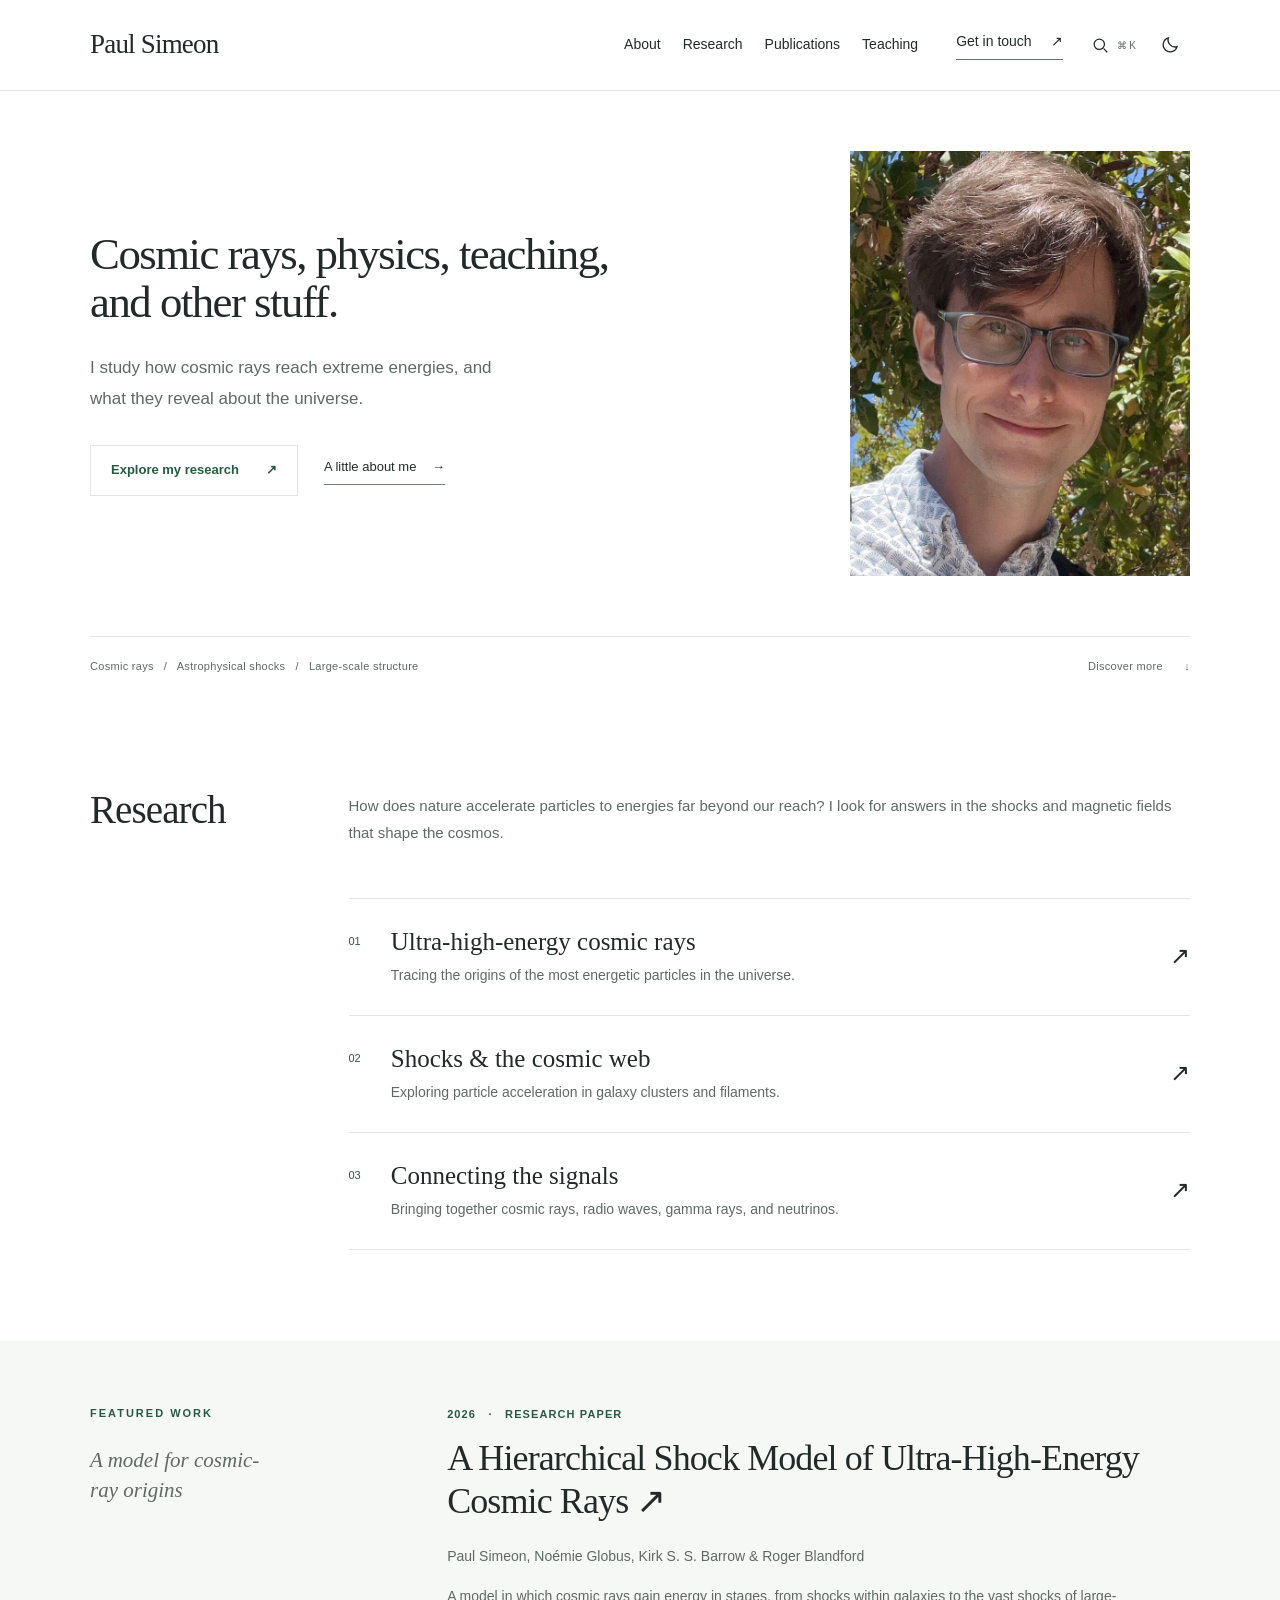
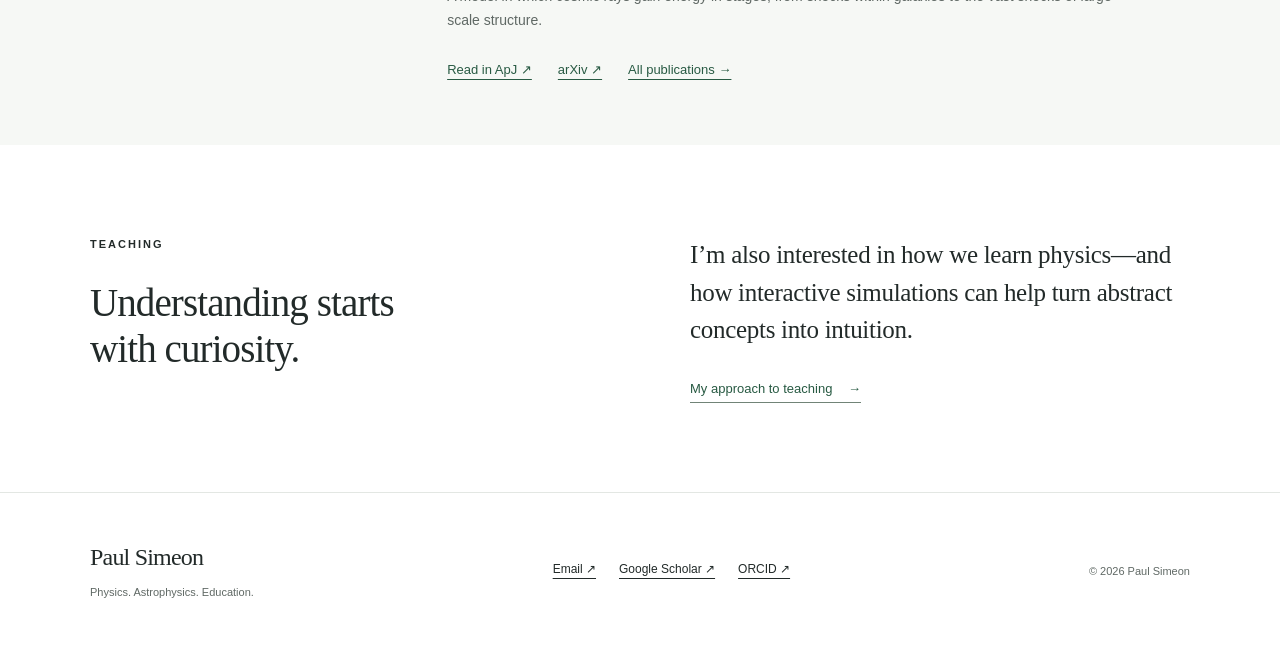
<file: index.html>
<!doctype html>
<html lang="en"><head><meta charset="utf-8"><meta name="viewport" content="width=device-width, initial-scale=1">
<title>Physicist &amp; educator — Paul Simeon</title><meta name="description" content="Exploring the origins of cosmic rays, the largest structures in the universe, and new ways to teach physics.">
<link rel="canonical" href="https://paulsimeon.com/">
<meta property="og:title" content="Physicist &amp; educator — Paul Simeon"><meta property="og:description" content="Exploring the origins of cosmic rays, the largest structures in the universe, and new ways to teach physics."><meta property="og:type" content="website"><meta property="og:image" content="https://paulsimeon.com/assets/cluster-temperature.png">
<link rel="icon" href="./assets/favicon.svg" type="image/svg+xml"><script src="./assets/theme.js"></script><link rel="stylesheet" href="./assets/style.css"><script src="./assets/search-index.js" defer></script><script src="./assets/search.js" defer></script><script src="./assets/site.js" defer></script></head>
<body class="home"><a class="skip-link" href="#main">Skip to content</a>
<header class="site-header"><div class="container header-inner"><a class="wordmark" href="./index.html">Paul Simeon</a><button class="menu-toggle" type="button" aria-controls="navigation" aria-expanded="false" hidden>Menu <span aria-hidden="true">+</span></button><nav id="navigation" aria-label="Main navigation"><a href="./about-2/index.html">About</a><a href="./research/index.html">Research</a><a href="./publications/index.html">Publications</a><a href="./teaching/index.html">Teaching</a><a class="nav-contact" href="./about-2/index.html#contact">Get in touch <span aria-hidden="true">↗</span></a></nav><div class="header-tools"><button class="search-toggle icon-button" type="button" aria-label="Search this site" title="Search (Command-K or Control-K)" aria-haspopup="dialog" aria-controls="site-search" hidden><svg viewBox="0 0 24 24" width="19" height="19" fill="none" stroke="currentColor" stroke-width="1.6" aria-hidden="true"><circle cx="10.5" cy="10.5" r="6.5"/><path d="m16 16 4.5 4.5"/></svg><kbd aria-hidden="true">⌘ K</kbd></button><button class="theme-toggle icon-button" type="button" aria-label="Switch to dark mode" title="Switch to dark mode" hidden><svg class="moon-icon" viewBox="0 0 24 24" width="20" height="20" fill="none" stroke="currentColor" stroke-width="1.6" aria-hidden="true"><path d="M20.5 14a8.5 8.5 0 0 1-10.5-10.5A8.5 8.5 0 1 0 20.5 14Z"/></svg><svg class="sun-icon" viewBox="0 0 24 24" width="20" height="20" fill="none" stroke="currentColor" stroke-width="1.6" aria-hidden="true"><circle cx="12" cy="12" r="4"/><path d="M12 1v3m0 16v3M1 12h3m16 0h3M4.2 4.2l2.1 2.1m11.4 11.4 2.1 2.1M4.2 19.8l2.1-2.1M17.7 6.3l2.1-2.1"/></svg></button></div></div></header>
<main id="main">
<section class="hero"><div class="container hero-grid"><div class="hero-copy"><h1>Cosmic rays, physics, teaching, and other stuff.</h1><p class="hero-intro">I study how cosmic rays reach extreme energies, and what they reveal about the universe.</p><div class="hero-actions"><a class="button" href="research/index.html">Explore my research <span aria-hidden="true">↗</span></a><a class="text-link" href="about-2/index.html">A little about me <span aria-hidden="true">→</span></a></div></div><figure class="hero-figure hero-portrait"><img src="assets/paul-simeon.jpg" alt="Paul Simeon outdoors beneath a tree" width="737" height="1189" fetchpriority="high"></figure></div><div class="container hero-bottom"><span>Cosmic rays &nbsp; / &nbsp; Astrophysical shocks &nbsp; / &nbsp; Large-scale structure</span><a href="#research-overview">Discover more <span aria-hidden="true">↓</span></a></div></section>
<section class="section container" id="research-overview"><div class="section-heading"><h2>Research</h2><p>How does nature accelerate particles to energies far beyond our reach? I look for answers in the shocks and magnetic fields that shape the cosmos.</p></div><div class="research-list"><a href="research/index.html#cosmic-rays"><span class="item-number">01</span><div><h3>Ultra-high-energy cosmic rays</h3><p>Tracing the origins of the most energetic particles in the universe.</p></div><span class="row-arrow" aria-hidden="true">↗</span></a><a href="research/index.html#shocks"><span class="item-number">02</span><div><h3>Shocks &amp; the cosmic web</h3><p>Exploring particle acceleration in galaxy clusters and filaments.</p></div><span class="row-arrow" aria-hidden="true">↗</span></a><a href="research/index.html#connections"><span class="item-number">03</span><div><h3>Connecting the signals</h3><p>Bringing together cosmic rays, radio waves, gamma rays, and neutrinos.</p></div><span class="row-arrow" aria-hidden="true">↗</span></a></div></section>
<section class="paper-section"><div class="container paper-layout"><div><p class="eyebrow">Featured work</p><p class="paper-note">A model for cosmic-ray origins</p></div><article><p class="meta">2026 &nbsp; · &nbsp; Research paper</p><h2><a href="https://iopscience.iop.org/article/10.3847/1538-4357/ae2852">A Hierarchical Shock Model of Ultra-High-Energy Cosmic Rays <span aria-hidden="true">↗</span></a></h2><p>Paul Simeon, Noémie Globus, Kirk S. S. Barrow &amp; Roger Blandford</p><p>A model in which cosmic rays gain energy in stages, from shocks within galaxies to the vast shocks of large-scale structure.</p><div class="inline-links"><a href="https://iopscience.iop.org/article/10.3847/1538-4357/ae2852">Read in ApJ ↗</a><a href="https://arxiv.org/abs/2503.10795">arXiv ↗</a><a href="publications/index.html">All publications →</a></div></article></div></section>
<section class="section container teaching-teaser"><div><p class="eyebrow">Teaching</p><h2>Understanding starts<br>with curiosity.</h2></div><div><p class="large-copy">I’m also interested in how we learn physics—and how interactive simulations can help turn abstract concepts into intuition.</p><a class="text-link dark" href="teaching/index.html">My approach to teaching <span aria-hidden="true">→</span></a></div></section>
</main>
<footer class="site-footer"><div class="container footer-inner"><div><a class="wordmark" href="./index.html">Paul Simeon</a><p>Physics. Astrophysics. Education.</p></div><div class="footer-links"><a href="mailto:paulsimeon@gmail.com">Email ↗</a><a href="https://scholar.google.com/citations?user=GxzBEEIAAAAJ&amp;hl=en">Google Scholar ↗</a><a href="https://orcid.org/0000-0001-7763-4405">ORCID ↗</a></div><p class="copyright">© <span data-year>2026</span> Paul Simeon</p></div></footer>
<dialog id="site-search" class="search-dialog" aria-labelledby="search-title"><div class="search-dialog-heading"><h2 id="search-title">Search this site</h2><button class="search-close icon-button" type="button" aria-label="Close search">Esc <span aria-hidden="true">×</span></button></div><label class="search-label" for="site-search-query">Pages, research, and publications</label><input id="site-search-query" type="search" placeholder="Try cosmic rays, teaching, or contact…" autocomplete="off" spellcheck="false" aria-controls="site-search-results" aria-describedby="site-search-help" autofocus><p class="search-status" role="status" aria-live="polite"></p><ul id="site-search-results" class="search-results"></ul><p id="site-search-help" class="search-help">↑ ↓ to move · Enter to open · Esc to close</p></dialog>
</body></html>
</file>
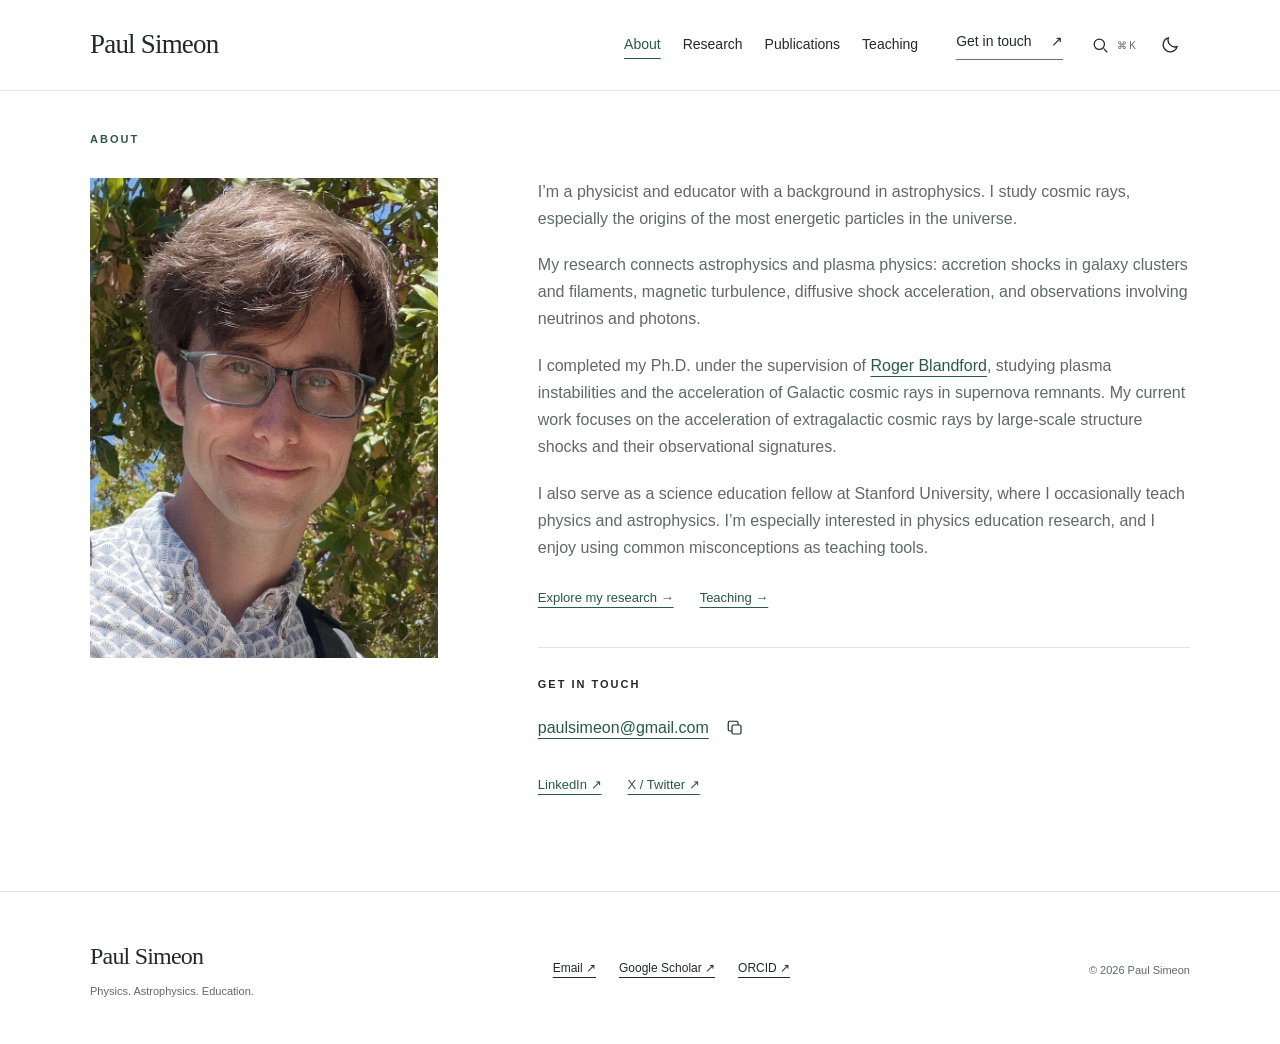
<file: about-2/index.html>
<!doctype html>
<html lang="en"><head><meta charset="utf-8"><meta name="viewport" content="width=device-width, initial-scale=1">
<title>About — Paul Simeon</title><meta name="description" content="Paul Simeon is a physicist and educator studying cosmic rays and astrophysical shocks.">
<link rel="canonical" href="https://paulsimeon.com/about-2/">
<meta property="og:title" content="About — Paul Simeon"><meta property="og:description" content="Paul Simeon is a physicist and educator studying cosmic rays and astrophysical shocks."><meta property="og:type" content="website"><meta property="og:image" content="https://paulsimeon.com/assets/cluster-temperature.png">
<link rel="icon" href="../assets/favicon.svg" type="image/svg+xml"><script src="../assets/theme.js"></script><link rel="stylesheet" href="../assets/style.css"><script src="../assets/search-index.js" defer></script><script src="../assets/search.js" defer></script><script src="../assets/site.js" defer></script></head>
<body class="interior about-page"><a class="skip-link" href="#main">Skip to content</a>
<header class="site-header"><div class="container header-inner"><a class="wordmark" href="../index.html">Paul Simeon</a><button class="menu-toggle" type="button" aria-controls="navigation" aria-expanded="false" hidden>Menu <span aria-hidden="true">+</span></button><nav id="navigation" aria-label="Main navigation"><a href="../about-2/index.html" aria-current="page">About</a><a href="../research/index.html">Research</a><a href="../publications/index.html">Publications</a><a href="../teaching/index.html">Teaching</a><a class="nav-contact" href="../about-2/index.html#contact">Get in touch <span aria-hidden="true">↗</span></a></nav><div class="header-tools"><button class="search-toggle icon-button" type="button" aria-label="Search this site" title="Search (Command-K or Control-K)" aria-haspopup="dialog" aria-controls="site-search" hidden><svg viewBox="0 0 24 24" width="19" height="19" fill="none" stroke="currentColor" stroke-width="1.6" aria-hidden="true"><circle cx="10.5" cy="10.5" r="6.5"/><path d="m16 16 4.5 4.5"/></svg><kbd aria-hidden="true">⌘ K</kbd></button><button class="theme-toggle icon-button" type="button" aria-label="Switch to dark mode" title="Switch to dark mode" hidden><svg class="moon-icon" viewBox="0 0 24 24" width="20" height="20" fill="none" stroke="currentColor" stroke-width="1.6" aria-hidden="true"><path d="M20.5 14a8.5 8.5 0 0 1-10.5-10.5A8.5 8.5 0 1 0 20.5 14Z"/></svg><svg class="sun-icon" viewBox="0 0 24 24" width="20" height="20" fill="none" stroke="currentColor" stroke-width="1.6" aria-hidden="true"><circle cx="12" cy="12" r="4"/><path d="M12 1v3m0 16v3M1 12h3m16 0h3M4.2 4.2l2.1 2.1m11.4 11.4 2.1 2.1M4.2 19.8l2.1-2.1M17.7 6.3l2.1-2.1"/></svg></button></div></div></header>
<main id="main">
<div class="container page-intro"><p class="eyebrow">About</p></div><section class="container about-layout section-bottom"><figure class="portrait"><img src="../assets/paul-simeon.jpg" alt="Paul Simeon outdoors beneath a tree" width="737" height="1189"></figure><div class="prose"><p>I’m a physicist and educator with a background in astrophysics. I study cosmic rays, especially the origins of the most energetic particles in the universe.</p><p>My research connects astrophysics and plasma physics: accretion shocks in galaxy clusters and filaments, magnetic turbulence, diffusive shock acceleration, and observations involving neutrinos and photons.</p><p>I completed my Ph.D. under the supervision of <a href="https://kipac.stanford.edu/people/roger-blandford">Roger Blandford</a>, studying plasma instabilities and the acceleration of Galactic cosmic rays in supernova remnants. My current work focuses on the acceleration of extragalactic cosmic rays by large-scale structure shocks and their observational signatures.</p><p>I also serve as a science education fellow at Stanford University, where I occasionally teach physics and astrophysics. I’m especially interested in physics education research, and I enjoy using common misconceptions as teaching tools.</p><div class="inline-links"><a href="../research/index.html">Explore my research →</a><a href="../teaching/index.html">Teaching →</a></div><div class="contact-details" id="contact" tabindex="-1"><p class="eyebrow">Get in touch</p><div class="email-contact"><a href="mailto:paulsimeon@gmail.com">paulsimeon@gmail.com</a><button class="copy-email icon-button" type="button" data-copy-email="paulsimeon@gmail.com" aria-label="Copy email address" title="Copy email address" hidden><svg viewBox="0 0 24 24" width="18" height="18" fill="none" stroke="currentColor" stroke-width="1.6" aria-hidden="true"><rect x="8" y="8" width="12" height="12" rx="2"/><path d="M16 8V5a2 2 0 0 0-2-2H5a2 2 0 0 0-2 2v9a2 2 0 0 0 2 2h3"/></svg></button><span class="copy-email-status" role="status" aria-live="polite"></span></div><div class="inline-links"><a href="https://www.linkedin.com/in/paul-simeon-58516044/">LinkedIn ↗</a><a href="https://x.com/PESimeon">X / Twitter ↗</a></div></div></div></section></main>
<footer class="site-footer"><div class="container footer-inner"><div><a class="wordmark" href="../index.html">Paul Simeon</a><p>Physics. Astrophysics. Education.</p></div><div class="footer-links"><a href="mailto:paulsimeon@gmail.com">Email ↗</a><a href="https://scholar.google.com/citations?user=GxzBEEIAAAAJ&amp;hl=en">Google Scholar ↗</a><a href="https://orcid.org/0000-0001-7763-4405">ORCID ↗</a></div><p class="copyright">© <span data-year>2026</span> Paul Simeon</p></div></footer>
<dialog id="site-search" class="search-dialog" aria-labelledby="search-title"><div class="search-dialog-heading"><h2 id="search-title">Search this site</h2><button class="search-close icon-button" type="button" aria-label="Close search">Esc <span aria-hidden="true">×</span></button></div><label class="search-label" for="site-search-query">Pages, research, and publications</label><input id="site-search-query" type="search" placeholder="Try cosmic rays, teaching, or contact…" autocomplete="off" spellcheck="false" aria-controls="site-search-results" aria-describedby="site-search-help" autofocus><p class="search-status" role="status" aria-live="polite"></p><ul id="site-search-results" class="search-results"></ul><p id="site-search-help" class="search-help">↑ ↓ to move · Enter to open · Esc to close</p></dialog>
</body></html>
</file>
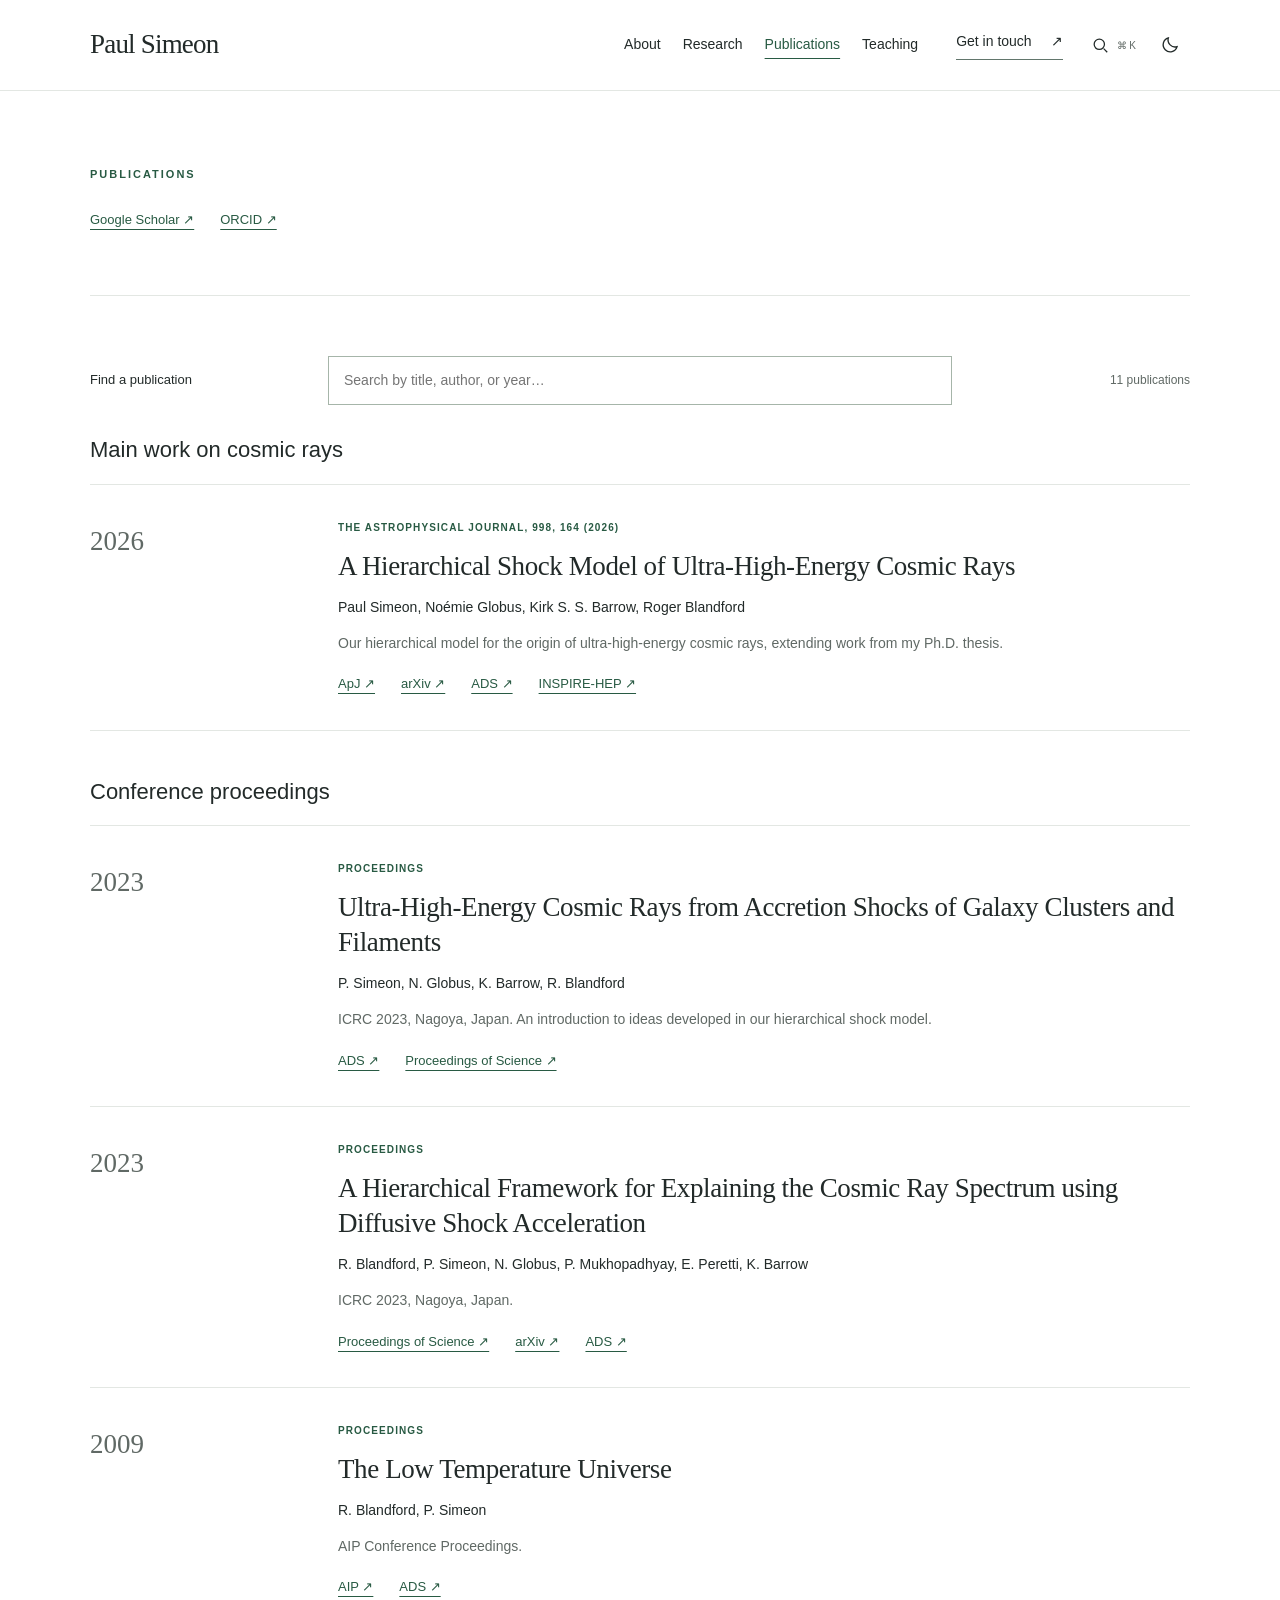
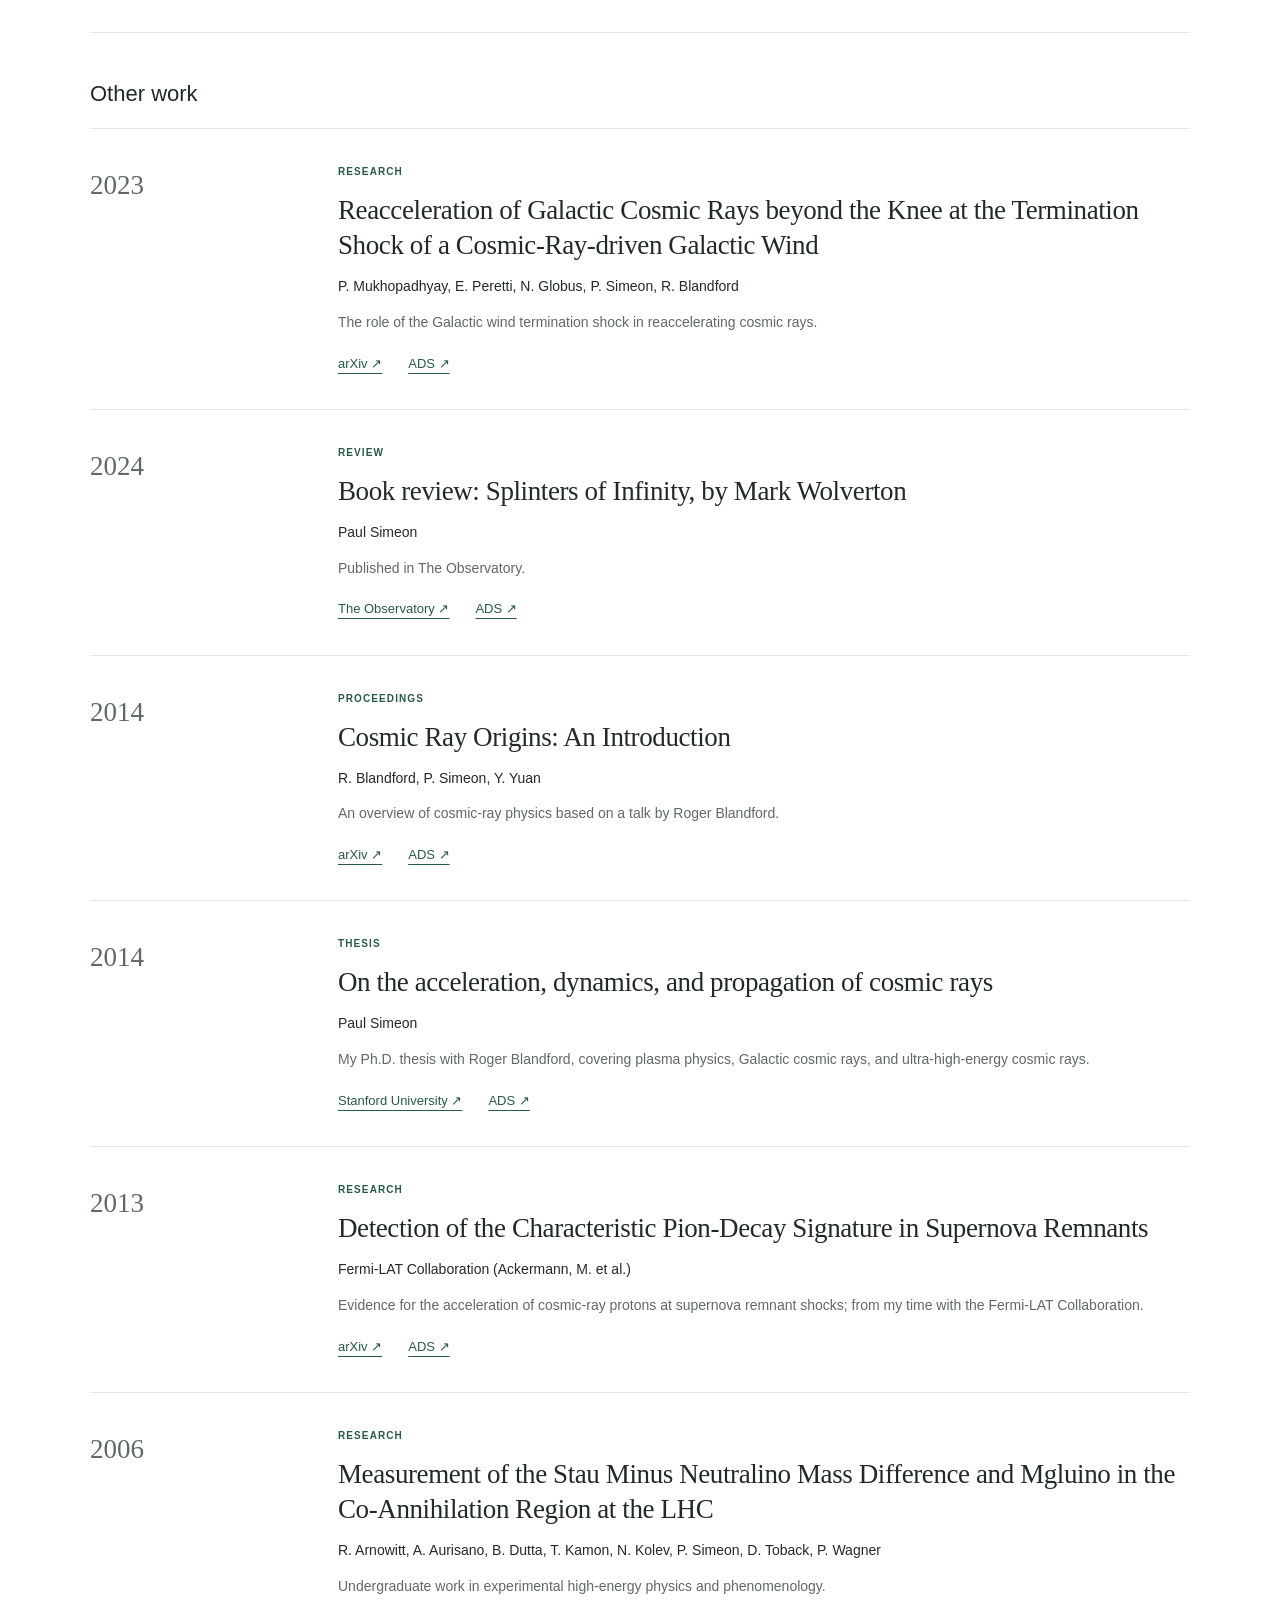
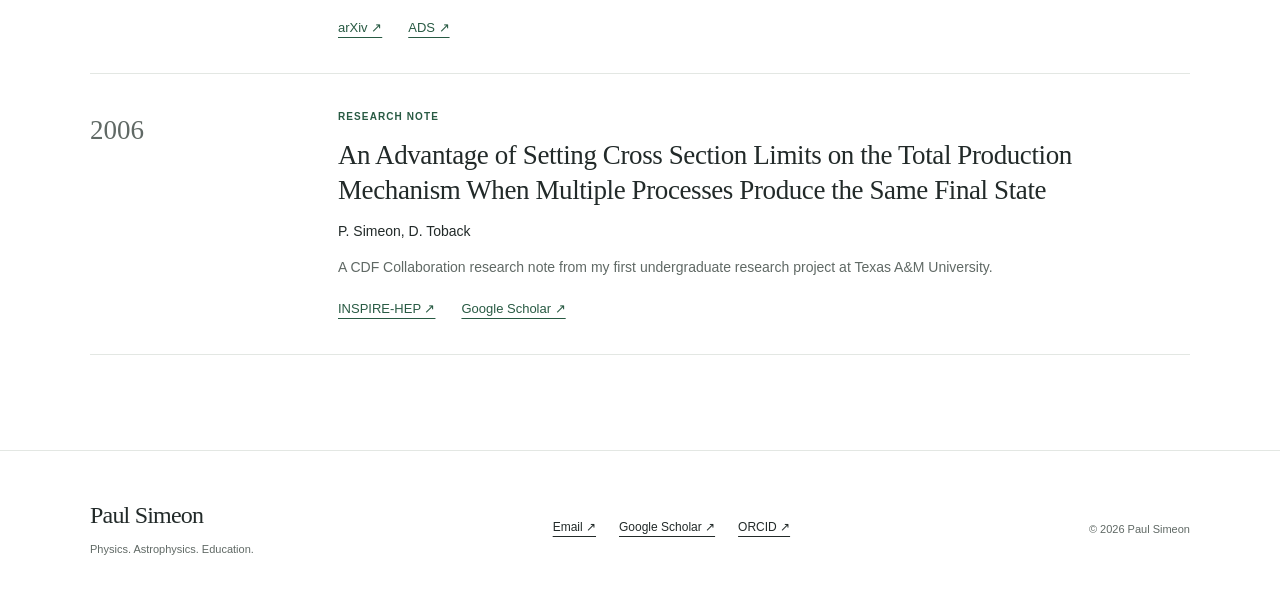
<file: publications/index.html>
<!doctype html>
<html lang="en"><head><meta charset="utf-8"><meta name="viewport" content="width=device-width, initial-scale=1">
<title>Publications — Paul Simeon</title><meta name="description" content="Research papers, proceedings, and other publications by Paul Simeon.">
<link rel="canonical" href="https://paulsimeon.com/publications/">
<meta property="og:title" content="Publications — Paul Simeon"><meta property="og:description" content="Research papers, proceedings, and other publications by Paul Simeon."><meta property="og:type" content="website"><meta property="og:image" content="https://paulsimeon.com/assets/cluster-temperature.png">
<link rel="icon" href="../assets/favicon.svg" type="image/svg+xml"><script src="../assets/theme.js"></script><link rel="stylesheet" href="../assets/style.css"><script src="../assets/search-index.js" defer></script><script src="../assets/search.js" defer></script><script src="../assets/site.js" defer></script></head>
<body class="interior"><a class="skip-link" href="#main">Skip to content</a>
<header class="site-header"><div class="container header-inner"><a class="wordmark" href="../index.html">Paul Simeon</a><button class="menu-toggle" type="button" aria-controls="navigation" aria-expanded="false" hidden>Menu <span aria-hidden="true">+</span></button><nav id="navigation" aria-label="Main navigation"><a href="../about-2/index.html">About</a><a href="../research/index.html">Research</a><a href="../publications/index.html" aria-current="page">Publications</a><a href="../teaching/index.html">Teaching</a><a class="nav-contact" href="../about-2/index.html#contact">Get in touch <span aria-hidden="true">↗</span></a></nav><div class="header-tools"><button class="search-toggle icon-button" type="button" aria-label="Search this site" title="Search (Command-K or Control-K)" aria-haspopup="dialog" aria-controls="site-search" hidden><svg viewBox="0 0 24 24" width="19" height="19" fill="none" stroke="currentColor" stroke-width="1.6" aria-hidden="true"><circle cx="10.5" cy="10.5" r="6.5"/><path d="m16 16 4.5 4.5"/></svg><kbd aria-hidden="true">⌘ K</kbd></button><button class="theme-toggle icon-button" type="button" aria-label="Switch to dark mode" title="Switch to dark mode" hidden><svg class="moon-icon" viewBox="0 0 24 24" width="20" height="20" fill="none" stroke="currentColor" stroke-width="1.6" aria-hidden="true"><path d="M20.5 14a8.5 8.5 0 0 1-10.5-10.5A8.5 8.5 0 1 0 20.5 14Z"/></svg><svg class="sun-icon" viewBox="0 0 24 24" width="20" height="20" fill="none" stroke="currentColor" stroke-width="1.6" aria-hidden="true"><circle cx="12" cy="12" r="4"/><path d="M12 1v3m0 16v3M1 12h3m16 0h3M4.2 4.2l2.1 2.1m11.4 11.4 2.1 2.1M4.2 19.8l2.1-2.1M17.7 6.3l2.1-2.1"/></svg></button></div></div></header>
<main id="main"><div class="container page-intro"><p class="eyebrow">Publications</p><div class="inline-links"><a href="https://scholar.google.com/citations?user=GxzBEEIAAAAJ&amp;hl=en">Google Scholar ↗</a><a href="https://orcid.org/0000-0001-7763-4405">ORCID ↗</a></div></div><section class="container section-bottom"><div class="publication-search" hidden><label for="publication-query">Find a publication</label><input type="search" id="publication-query" placeholder="Search by title, author, or year…" aria-controls="publication-list"><p id="publication-count" role="status" aria-live="polite">11 publications</p></div><div id="publication-list"><section class="publication-group" aria-labelledby="main-work"><h2 class="publication-group-title" id="main-work">Main work on cosmic rays</h2><article class="publication" data-publication id="paper-a-hierarchical-shock-model-of-ultra-high-energy-cosmic-rays"><div class="publication-year">2026</div><div><p class="meta">The Astrophysical Journal, 998, 164 (2026)</p><h2><a href="https://iopscience.iop.org/article/10.3847/1538-4357/ae2852">A Hierarchical Shock Model of Ultra-High-Energy Cosmic Rays</a></h2><p class="authors">Paul Simeon, Noémie Globus, Kirk S. S. Barrow, Roger Blandford</p><p>Our hierarchical model for the origin of ultra-high-energy cosmic rays, extending work from my Ph.D. thesis.</p><div class="inline-links"><a href="https://iopscience.iop.org/article/10.3847/1538-4357/ae2852">ApJ ↗</a><a href="https://arxiv.org/abs/2503.10795">arXiv ↗</a><a href="https://ui.adsabs.harvard.edu/abs/2026ApJ...998..164S/abstract">ADS ↗</a><a href="https://inspirehep.net/literature/2900509">INSPIRE-HEP ↗</a></div></div></article></section><section class="publication-group" aria-labelledby="conference-proceedings"><h2 class="publication-group-title" id="conference-proceedings">Conference proceedings</h2><article class="publication" data-publication id="paper-ultra-high-energy-cosmic-rays-from-accretion-shocks-of-galaxy-clusters-and-filaments"><div class="publication-year">2023</div><div><p class="meta">Proceedings</p><h2><a href="https://pos.sissa.it/444/369/">Ultra-High-Energy Cosmic Rays from Accretion Shocks of Galaxy Clusters and Filaments</a></h2><p class="authors">P. Simeon, N. Globus, K. Barrow, R. Blandford</p><p>ICRC 2023, Nagoya, Japan. An introduction to ideas developed in our hierarchical shock model.</p><div class="inline-links"><a href="https://ui.adsabs.harvard.edu/search/q=doi%3A%2210.22323%2F1.444.0369%22">ADS ↗</a><a href="https://pos.sissa.it/444/369/">Proceedings of Science ↗</a></div></div></article><article class="publication" data-publication id="paper-a-hierarchical-framework-for-explaining-the-cosmic-ray-spectrum-using-diffusive-shock-acceleration"><div class="publication-year">2023</div><div><p class="meta">Proceedings</p><h2><a href="https://pos.sissa.it/444/127/">A Hierarchical Framework for Explaining the Cosmic Ray Spectrum using Diffusive Shock Acceleration</a></h2><p class="authors">R. Blandford, P. Simeon, N. Globus, P. Mukhopadhyay, E. Peretti, K. Barrow</p><p>ICRC 2023, Nagoya, Japan.</p><div class="inline-links"><a href="https://pos.sissa.it/444/127/">Proceedings of Science ↗</a><a href="https://arxiv.org/abs/2309.09116">arXiv ↗</a><a href="https://ui.adsabs.harvard.edu/abs/2024icrc.confE.127B/abstract">ADS ↗</a></div></div></article><article class="publication" data-publication id="paper-the-low-temperature-universe"><div class="publication-year">2009</div><div><p class="meta">Proceedings</p><h2><a href="https://ui.adsabs.harvard.edu/abs/2009AIPC.1185..341B/abstract">The Low Temperature Universe</a></h2><p class="authors">R. Blandford, P. Simeon</p><p>AIP Conference Proceedings.</p><div class="inline-links"><a href="https://pubs.aip.org/aip/acp/article/1185/1/341/692582/The-Low-Temperature-Universe">AIP ↗</a><a href="https://ui.adsabs.harvard.edu/abs/2009AIPC.1185..341B/abstract">ADS ↗</a></div></div></article></section><section class="publication-group" aria-labelledby="other-work"><h2 class="publication-group-title" id="other-work">Other work</h2><article class="publication" data-publication id="paper-reacceleration-of-galactic-cosmic-rays-beyond-the-knee-at-the-termination-shock-of-a-cosmic-ray-driven-galactic-wind"><div class="publication-year">2023</div><div><p class="meta">Research</p><h2><a href="https://arxiv.org/abs/2301.08902">Reacceleration of Galactic Cosmic Rays beyond the Knee at the Termination Shock of a Cosmic-Ray-driven Galactic Wind</a></h2><p class="authors">P. Mukhopadhyay, E. Peretti, N. Globus, P. Simeon, R. Blandford</p><p>The role of the Galactic wind termination shock in reaccelerating cosmic rays.</p><div class="inline-links"><a href="https://arxiv.org/abs/2301.08902">arXiv ↗</a><a href="https://ui.adsabs.harvard.edu/abs/2023ApJ...953...49M/abstract">ADS ↗</a></div></div></article><article class="publication" data-publication id="paper-book-review-splinters-of-infinity-by-mark-wolverton"><div class="publication-year">2024</div><div><p class="meta">Review</p><h2><a href="https://www.obsmag.org/issues/published/2024/10/1302_0258.pdf">Book review: Splinters of Infinity, by Mark Wolverton</a></h2><p class="authors">Paul Simeon</p><p>Published in The Observatory.</p><div class="inline-links"><a href="https://www.obsmag.org/issues/published/2024/10/1302_0258.pdf">The Observatory ↗</a><a href="https://ui.adsabs.harvard.edu/abs/2024Obs...144..258S/abstract">ADS ↗</a></div></div></article><article class="publication" data-publication id="paper-cosmic-ray-origins-an-introduction"><div class="publication-year">2014</div><div><p class="meta">Proceedings</p><h2><a href="https://arxiv.org/abs/1409.2589">Cosmic Ray Origins: An Introduction</a></h2><p class="authors">R. Blandford, P. Simeon, Y. Yuan</p><p>An overview of cosmic-ray physics based on a talk by Roger Blandford.</p><div class="inline-links"><a href="https://arxiv.org/abs/1409.2589">arXiv ↗</a><a href="https://ui.adsabs.harvard.edu/abs/2014NuPhS.256....9B/abstract">ADS ↗</a></div></div></article><article class="publication" data-publication id="paper-on-the-acceleration-dynamics-and-propagation-of-cosmic-rays"><div class="publication-year">2014</div><div><p class="meta">Thesis</p><h2><a href="https://purl.stanford.edu/ns017tk3638">On the acceleration, dynamics, and propagation of cosmic rays</a></h2><p class="authors">Paul Simeon</p><p>My Ph.D. thesis with Roger Blandford, covering plasma physics, Galactic cosmic rays, and ultra-high-energy cosmic rays.</p><div class="inline-links"><a href="https://purl.stanford.edu/ns017tk3638">Stanford University ↗</a><a href="https://ui.adsabs.harvard.edu/abs/2014PhDT.......656S/abstract">ADS ↗</a></div></div></article><article class="publication" data-publication id="paper-detection-of-the-characteristic-pion-decay-signature-in-supernova-remnants"><div class="publication-year">2013</div><div><p class="meta">Research</p><h2><a href="https://arxiv.org/abs/1302.3307">Detection of the Characteristic Pion-Decay Signature in Supernova Remnants</a></h2><p class="authors">Fermi-LAT Collaboration (Ackermann, M. et al.)</p><p>Evidence for the acceleration of cosmic-ray protons at supernova remnant shocks; from my time with the Fermi-LAT Collaboration.</p><div class="inline-links"><a href="https://arxiv.org/abs/1302.3307">arXiv ↗</a><a href="https://ui.adsabs.harvard.edu/abs/2013Sci...339..807A/abstract">ADS ↗</a></div></div></article><article class="publication" data-publication id="paper-measurement-of-the-stau-minus-neutralino-mass-difference-and-mgluino-in-the-co-annihilation-region-at-the-lhc"><div class="publication-year">2006</div><div><p class="meta">Research</p><h2><a href="https://arxiv.org/abs/hep-ph/0608193">Measurement of the Stau Minus Neutralino Mass Difference and Mgluino in the Co-Annihilation Region at the LHC</a></h2><p class="authors">R. Arnowitt, A. Aurisano, B. Dutta, T. Kamon, N. Kolev, P. Simeon, D. Toback, P. Wagner</p><p>Undergraduate work in experimental high-energy physics and phenomenology.</p><div class="inline-links"><a href="https://arxiv.org/abs/hep-ph/0608193">arXiv ↗</a><a href="https://ui.adsabs.harvard.edu/abs/2006hep.ph....8193A/abstract">ADS ↗</a></div></div></article><article class="publication" data-publication id="paper-an-advantage-of-setting-cross-section-limits-on-the-total-production-mechanism-when-multiple-processes-produce-the-same-final-state"><div class="publication-year">2006</div><div><p class="meta">Research note</p><h2><a href="https://inspirehep.net/files/612a6e6a4088bd14e428ae57251ee979">An Advantage of Setting Cross Section Limits on the Total Production Mechanism When Multiple Processes Produce the Same Final State</a></h2><p class="authors">P. Simeon, D. Toback</p><p>A CDF Collaboration research note from my first undergraduate research project at Texas A&amp;M University.</p><div class="inline-links"><a href="https://inspirehep.net/files/612a6e6a4088bd14e428ae57251ee979">INSPIRE-HEP ↗</a><a href="https://scholar.google.com/citations?view_op=view_citation&amp;hl=en&amp;user=GxzBEEIAAAAJ&amp;cstart=20&amp;pagesize=80&amp;sortby=pubdate&amp;citation_for_view=GxzBEEIAAAAJ:u-x6o8ySG0sC">Google Scholar ↗</a></div></div></article></section></div><p id="no-results" hidden>No publications found. Try a different title, author, or year.</p></section></main>
<footer class="site-footer"><div class="container footer-inner"><div><a class="wordmark" href="../index.html">Paul Simeon</a><p>Physics. Astrophysics. Education.</p></div><div class="footer-links"><a href="mailto:paulsimeon@gmail.com">Email ↗</a><a href="https://scholar.google.com/citations?user=GxzBEEIAAAAJ&amp;hl=en">Google Scholar ↗</a><a href="https://orcid.org/0000-0001-7763-4405">ORCID ↗</a></div><p class="copyright">© <span data-year>2026</span> Paul Simeon</p></div></footer>
<dialog id="site-search" class="search-dialog" aria-labelledby="search-title"><div class="search-dialog-heading"><h2 id="search-title">Search this site</h2><button class="search-close icon-button" type="button" aria-label="Close search">Esc <span aria-hidden="true">×</span></button></div><label class="search-label" for="site-search-query">Pages, research, and publications</label><input id="site-search-query" type="search" placeholder="Try cosmic rays, teaching, or contact…" autocomplete="off" spellcheck="false" aria-controls="site-search-results" aria-describedby="site-search-help" autofocus><p class="search-status" role="status" aria-live="polite"></p><ul id="site-search-results" class="search-results"></ul><p id="site-search-help" class="search-help">↑ ↓ to move · Enter to open · Esc to close</p></dialog>
</body></html>
</file>
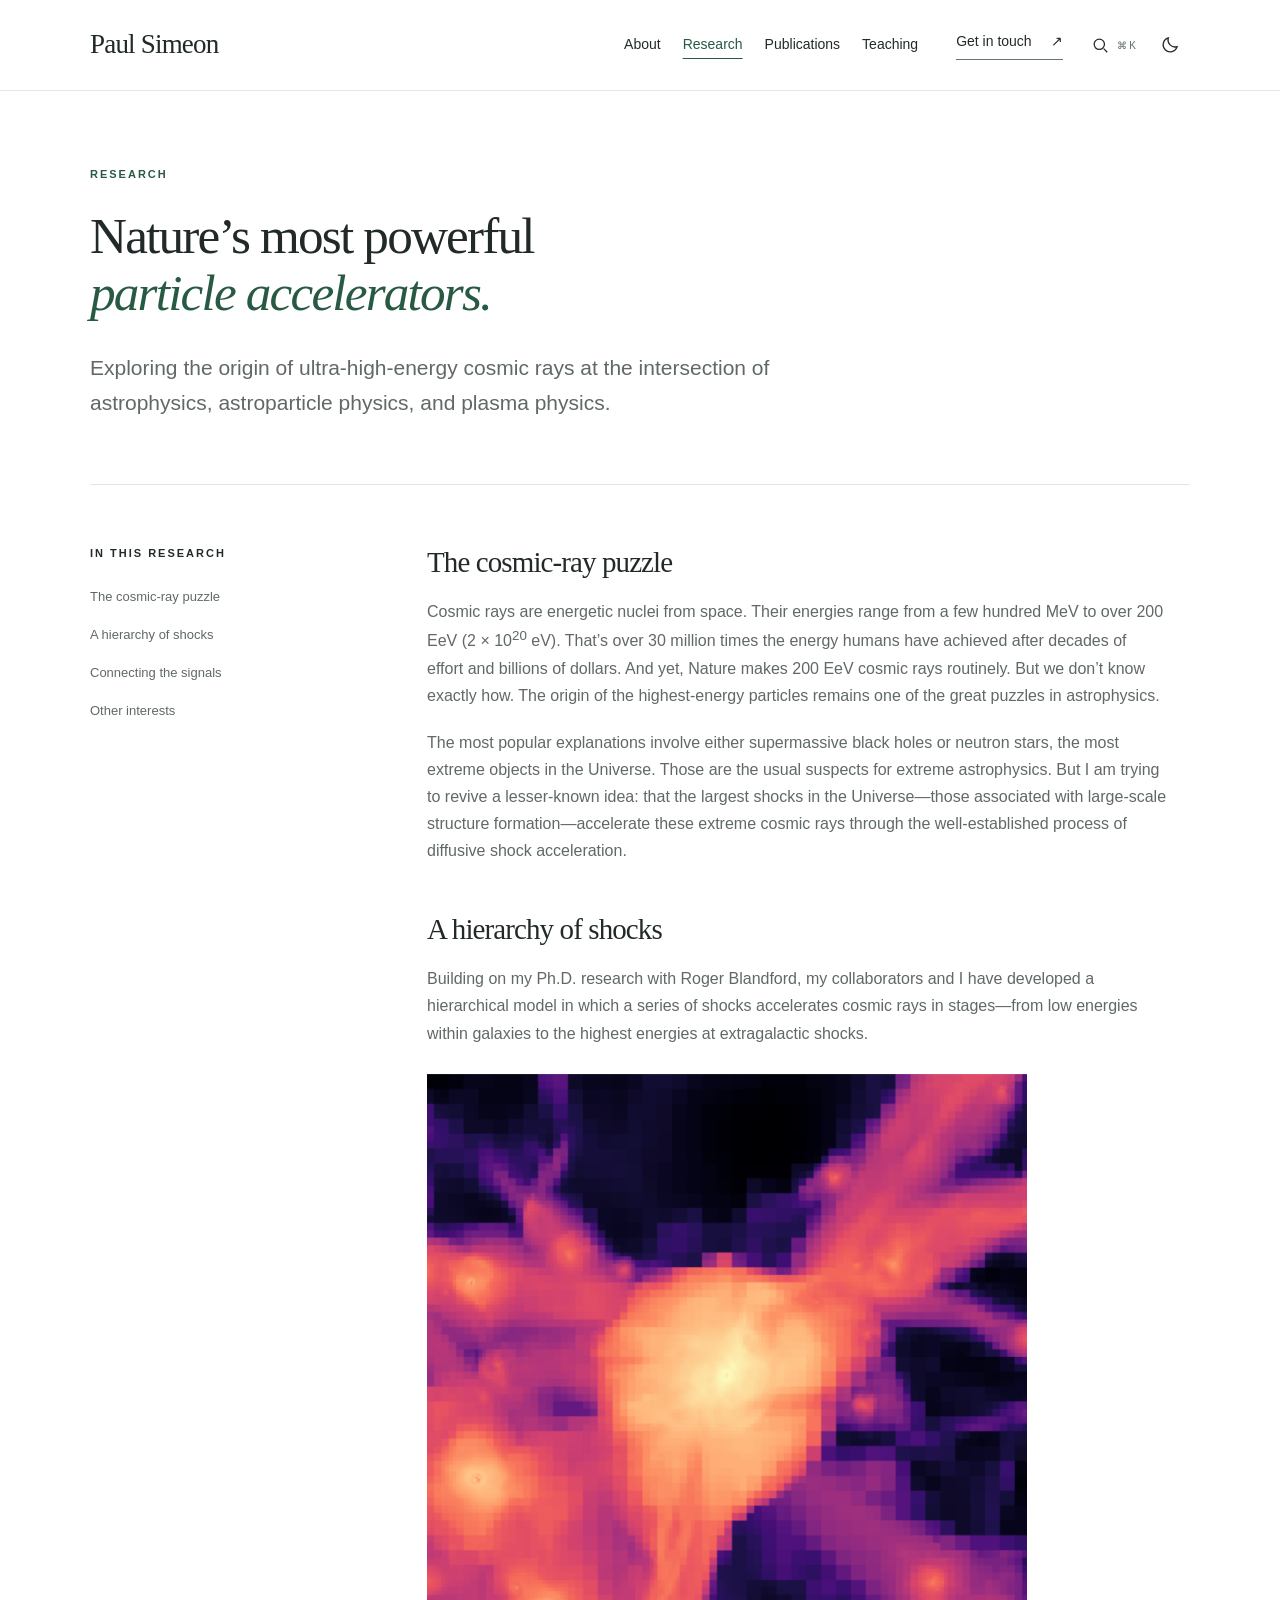
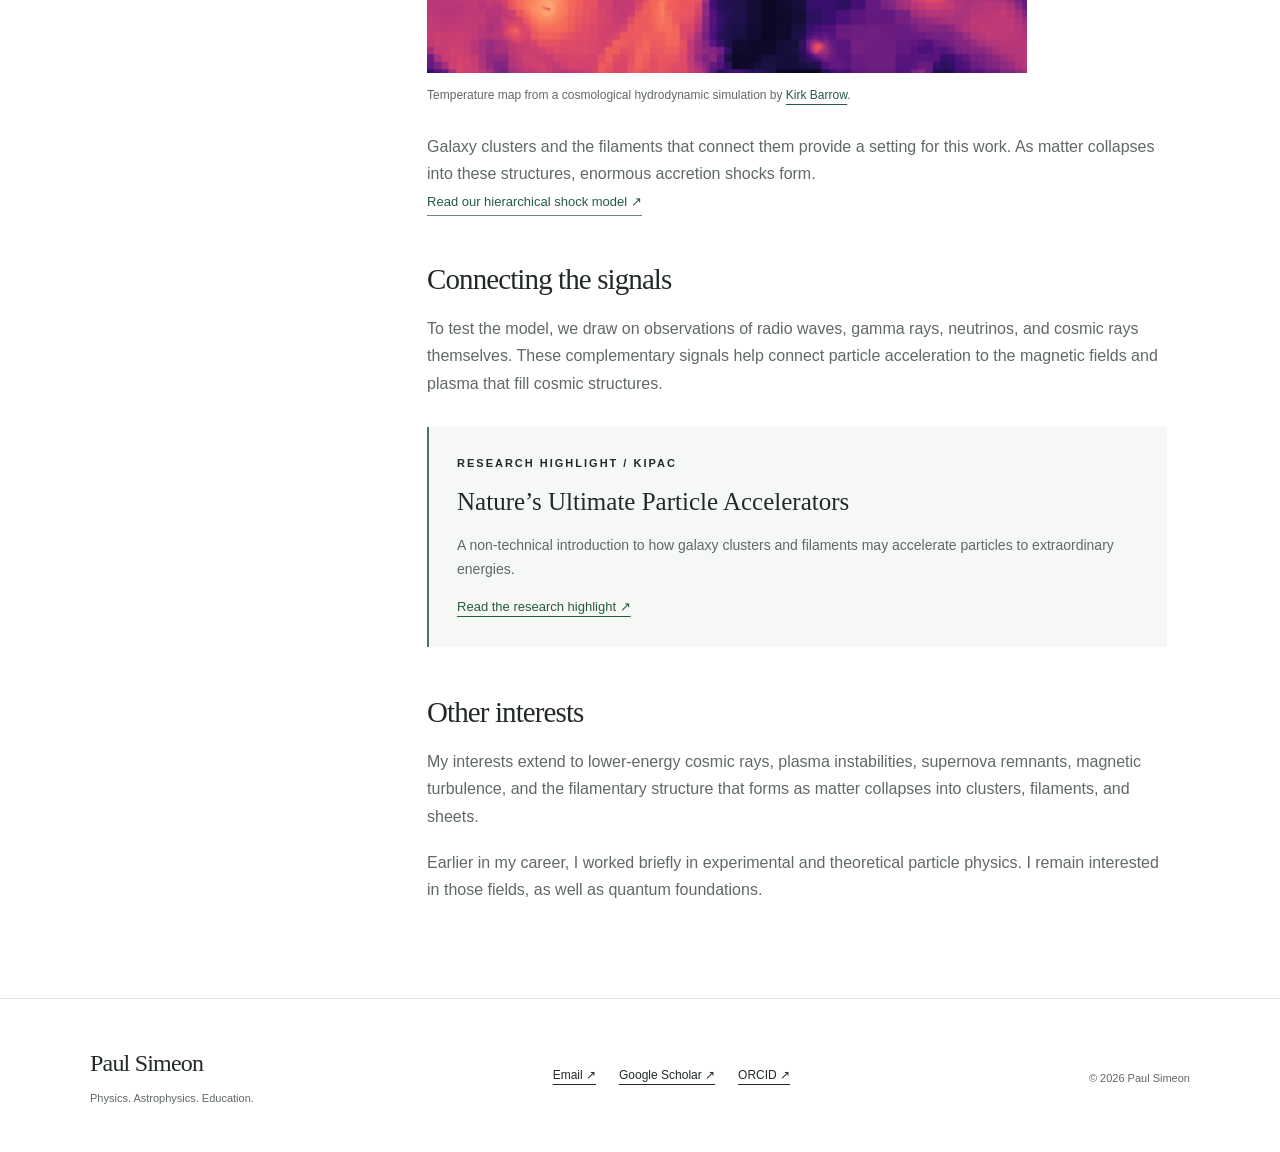
<file: research/index.html>
<!doctype html>
<html lang="en"><head><meta charset="utf-8"><meta name="viewport" content="width=device-width, initial-scale=1">
<title>Research — Paul Simeon</title><meta name="description" content="Research on ultra-high-energy cosmic rays, large-scale accretion shocks, plasma physics, and multimessenger observations.">
<link rel="canonical" href="https://paulsimeon.com/research/">
<meta property="og:title" content="Research — Paul Simeon"><meta property="og:description" content="Research on ultra-high-energy cosmic rays, large-scale accretion shocks, plasma physics, and multimessenger observations."><meta property="og:type" content="website"><meta property="og:image" content="https://paulsimeon.com/assets/cluster-temperature.png">
<link rel="icon" href="../assets/favicon.svg" type="image/svg+xml"><script src="../assets/theme.js"></script><link rel="stylesheet" href="../assets/style.css"><script src="../assets/search-index.js" defer></script><script src="../assets/search.js" defer></script><script src="../assets/site.js" defer></script></head>
<body class="interior"><a class="skip-link" href="#main">Skip to content</a>
<header class="site-header"><div class="container header-inner"><a class="wordmark" href="../index.html">Paul Simeon</a><button class="menu-toggle" type="button" aria-controls="navigation" aria-expanded="false" hidden>Menu <span aria-hidden="true">+</span></button><nav id="navigation" aria-label="Main navigation"><a href="../about-2/index.html">About</a><a href="../research/index.html" aria-current="page">Research</a><a href="../publications/index.html">Publications</a><a href="../teaching/index.html">Teaching</a><a class="nav-contact" href="../about-2/index.html#contact">Get in touch <span aria-hidden="true">↗</span></a></nav><div class="header-tools"><button class="search-toggle icon-button" type="button" aria-label="Search this site" title="Search (Command-K or Control-K)" aria-haspopup="dialog" aria-controls="site-search" hidden><svg viewBox="0 0 24 24" width="19" height="19" fill="none" stroke="currentColor" stroke-width="1.6" aria-hidden="true"><circle cx="10.5" cy="10.5" r="6.5"/><path d="m16 16 4.5 4.5"/></svg><kbd aria-hidden="true">⌘ K</kbd></button><button class="theme-toggle icon-button" type="button" aria-label="Switch to dark mode" title="Switch to dark mode" hidden><svg class="moon-icon" viewBox="0 0 24 24" width="20" height="20" fill="none" stroke="currentColor" stroke-width="1.6" aria-hidden="true"><path d="M20.5 14a8.5 8.5 0 0 1-10.5-10.5A8.5 8.5 0 1 0 20.5 14Z"/></svg><svg class="sun-icon" viewBox="0 0 24 24" width="20" height="20" fill="none" stroke="currentColor" stroke-width="1.6" aria-hidden="true"><circle cx="12" cy="12" r="4"/><path d="M12 1v3m0 16v3M1 12h3m16 0h3M4.2 4.2l2.1 2.1m11.4 11.4 2.1 2.1M4.2 19.8l2.1-2.1M17.7 6.3l2.1-2.1"/></svg></button></div></div></header>
<main id="main">
<div class="container page-intro"><p class="eyebrow">Research</p><h1>Nature’s most powerful<br> <em>particle accelerators.</em></h1><p class="lead">Exploring the origin of ultra-high-energy cosmic rays at the intersection of astrophysics, astroparticle physics, and plasma physics.</p></div>
<section class="container research-detail section-bottom"><aside class="side-nav" aria-label="On this page"><p class="eyebrow">In this research</p><a href="#cosmic-rays">The cosmic-ray puzzle</a><a href="#shocks">A hierarchy of shocks</a><a href="#connections">Connecting the signals</a><a href="#other-interests">Other interests</a></aside><div class="prose"><section id="cosmic-rays"><h2>The cosmic-ray puzzle</h2><p>Cosmic rays are energetic nuclei from space. Their energies range from a few hundred MeV to over 200 EeV (2 × 10<sup>20</sup> eV). That’s over 30 million times the energy humans have achieved after decades of effort and billions of dollars. And yet, Nature makes 200 EeV cosmic rays routinely. But we don’t know exactly how. The origin of the highest-energy particles remains one of the great puzzles in astrophysics.</p><p>The most popular explanations involve either supermassive black holes or neutron stars, the most extreme objects in the Universe. Those are the usual suspects for extreme astrophysics. But I am trying to revive a lesser-known idea: that the largest shocks in the Universe—those associated with large-scale structure formation—accelerate these extreme cosmic rays through the well-established process of diffusive shock acceleration.</p></section><section id="shocks"><h2>A hierarchy of shocks</h2><p>Building on my Ph.D. research with Roger Blandford, my collaborators and I have developed a hierarchical model in which a series of shocks accelerates cosmic rays in stages—from low energies within galaxies to the highest energies at extragalactic shocks.</p><figure class="research-figure"><img src="../assets/cluster-temperature.png" alt="A simulated temperature map of a galaxy cluster, with hot filaments converging on its bright central region" width="1402" height="1401" loading="lazy"><figcaption>Temperature map from a cosmological hydrodynamic simulation by <a href="https://astro.illinois.edu/directory/profile/kbarrow">Kirk Barrow</a>.</figcaption></figure><p>Galaxy clusters and the filaments that connect them provide a setting for this work. As matter collapses into these structures, enormous accretion shocks form.</p><a class="text-link dark" href="https://arxiv.org/abs/2503.10795">Read our hierarchical shock model ↗</a></section><section id="connections"><h2>Connecting the signals</h2><p>To test the model, we draw on observations of radio waves, gamma rays, neutrinos, and cosmic rays themselves. These complementary signals help connect particle acceleration to the magnetic fields and plasma that fill cosmic structures.</p><div class="callout"><p class="eyebrow">Research highlight / KIPAC</p><h3>Nature’s Ultimate Particle Accelerators</h3><p>A non-technical introduction to how galaxy clusters and filaments may accelerate particles to extraordinary energies.</p><a href="https://kipac.stanford.edu/news/natures-ultimate-particle-accelerators">Read the research highlight ↗</a></div></section><section id="other-interests"><h2>Other interests</h2><p>My interests extend to lower-energy cosmic rays, plasma instabilities, supernova remnants, magnetic turbulence, and the filamentary structure that forms as matter collapses into clusters, filaments, and sheets.</p><p>Earlier in my career, I worked briefly in experimental and theoretical particle physics. I remain interested in those fields, as well as quantum foundations.</p></section></div></section></main>
<footer class="site-footer"><div class="container footer-inner"><div><a class="wordmark" href="../index.html">Paul Simeon</a><p>Physics. Astrophysics. Education.</p></div><div class="footer-links"><a href="mailto:paulsimeon@gmail.com">Email ↗</a><a href="https://scholar.google.com/citations?user=GxzBEEIAAAAJ&amp;hl=en">Google Scholar ↗</a><a href="https://orcid.org/0000-0001-7763-4405">ORCID ↗</a></div><p class="copyright">© <span data-year>2026</span> Paul Simeon</p></div></footer>
<dialog id="site-search" class="search-dialog" aria-labelledby="search-title"><div class="search-dialog-heading"><h2 id="search-title">Search this site</h2><button class="search-close icon-button" type="button" aria-label="Close search">Esc <span aria-hidden="true">×</span></button></div><label class="search-label" for="site-search-query">Pages, research, and publications</label><input id="site-search-query" type="search" placeholder="Try cosmic rays, teaching, or contact…" autocomplete="off" spellcheck="false" aria-controls="site-search-results" aria-describedby="site-search-help" autofocus><p class="search-status" role="status" aria-live="polite"></p><ul id="site-search-results" class="search-results"></ul><p id="site-search-help" class="search-help">↑ ↓ to move · Enter to open · Esc to close</p></dialog>
</body></html>
</file>
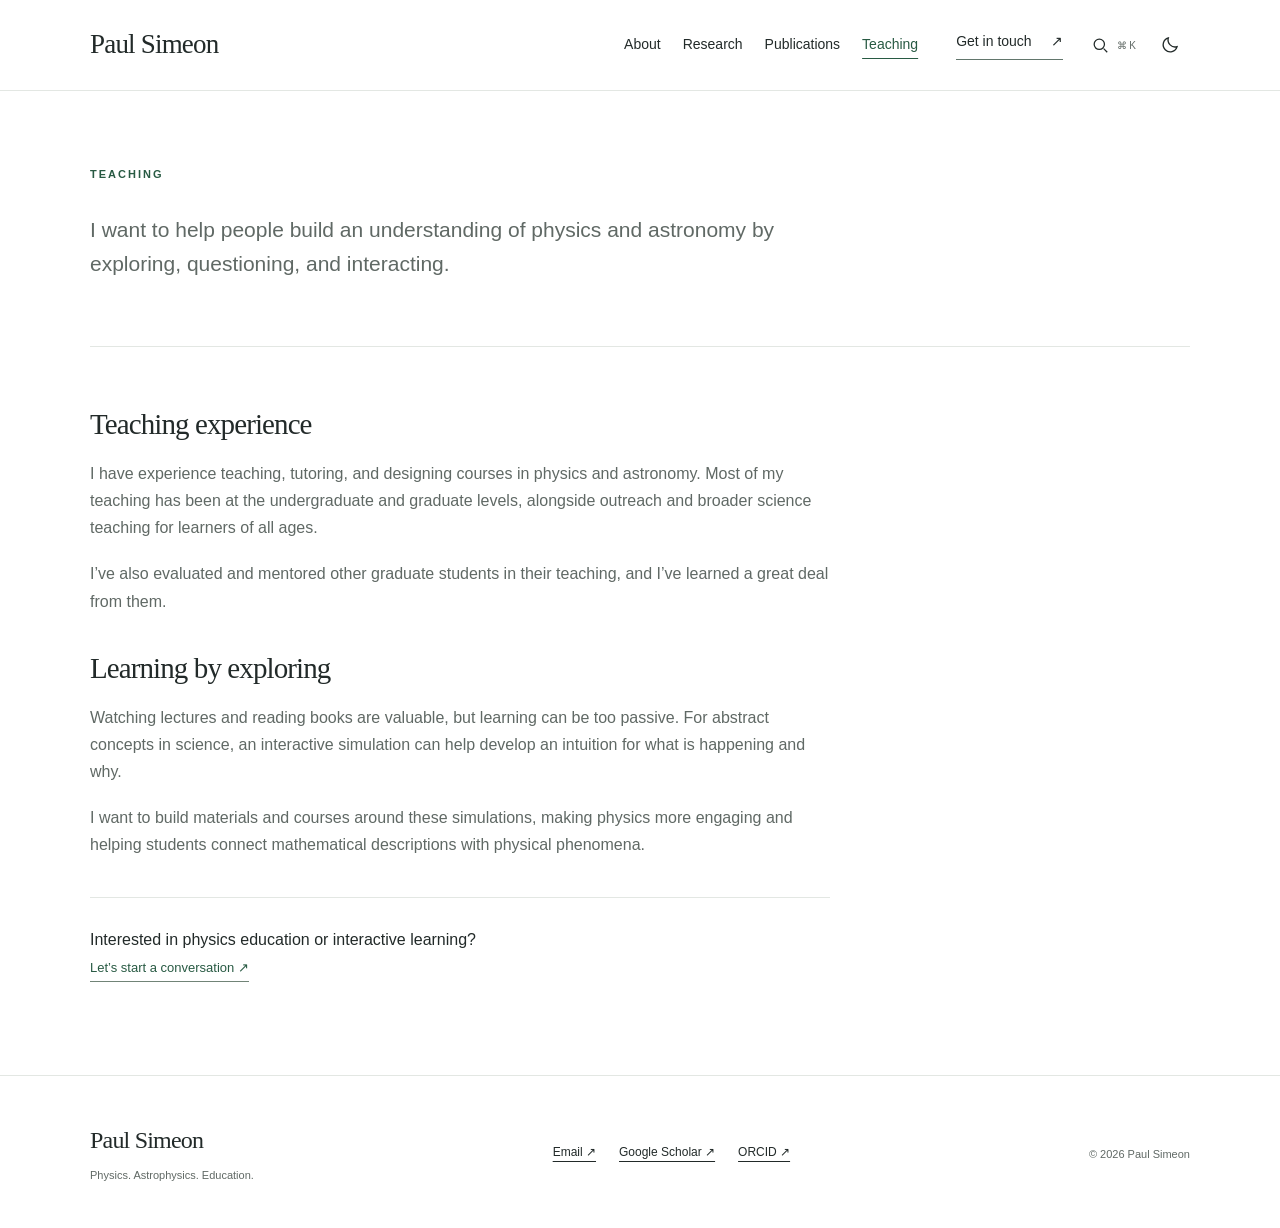
<file: teaching/index.html>
<!doctype html>
<html lang="en"><head><meta charset="utf-8"><meta name="viewport" content="width=device-width, initial-scale=1">
<title>Teaching — Paul Simeon</title><meta name="description" content="Teaching physics and astronomy through curiosity, active learning, and interactive simulations.">
<link rel="canonical" href="https://paulsimeon.com/teaching/">
<meta property="og:title" content="Teaching — Paul Simeon"><meta property="og:description" content="Teaching physics and astronomy through curiosity, active learning, and interactive simulations."><meta property="og:type" content="website"><meta property="og:image" content="https://paulsimeon.com/assets/cluster-temperature.png">
<link rel="icon" href="../assets/favicon.svg" type="image/svg+xml"><script src="../assets/theme.js"></script><link rel="stylesheet" href="../assets/style.css"><script src="../assets/search-index.js" defer></script><script src="../assets/search.js" defer></script><script src="../assets/site.js" defer></script></head>
<body class="interior"><a class="skip-link" href="#main">Skip to content</a>
<header class="site-header"><div class="container header-inner"><a class="wordmark" href="../index.html">Paul Simeon</a><button class="menu-toggle" type="button" aria-controls="navigation" aria-expanded="false" hidden>Menu <span aria-hidden="true">+</span></button><nav id="navigation" aria-label="Main navigation"><a href="../about-2/index.html">About</a><a href="../research/index.html">Research</a><a href="../publications/index.html">Publications</a><a href="../teaching/index.html" aria-current="page">Teaching</a><a class="nav-contact" href="../about-2/index.html#contact">Get in touch <span aria-hidden="true">↗</span></a></nav><div class="header-tools"><button class="search-toggle icon-button" type="button" aria-label="Search this site" title="Search (Command-K or Control-K)" aria-haspopup="dialog" aria-controls="site-search" hidden><svg viewBox="0 0 24 24" width="19" height="19" fill="none" stroke="currentColor" stroke-width="1.6" aria-hidden="true"><circle cx="10.5" cy="10.5" r="6.5"/><path d="m16 16 4.5 4.5"/></svg><kbd aria-hidden="true">⌘ K</kbd></button><button class="theme-toggle icon-button" type="button" aria-label="Switch to dark mode" title="Switch to dark mode" hidden><svg class="moon-icon" viewBox="0 0 24 24" width="20" height="20" fill="none" stroke="currentColor" stroke-width="1.6" aria-hidden="true"><path d="M20.5 14a8.5 8.5 0 0 1-10.5-10.5A8.5 8.5 0 1 0 20.5 14Z"/></svg><svg class="sun-icon" viewBox="0 0 24 24" width="20" height="20" fill="none" stroke="currentColor" stroke-width="1.6" aria-hidden="true"><circle cx="12" cy="12" r="4"/><path d="M12 1v3m0 16v3M1 12h3m16 0h3M4.2 4.2l2.1 2.1m11.4 11.4 2.1 2.1M4.2 19.8l2.1-2.1M17.7 6.3l2.1-2.1"/></svg></button></div></div></header>
<main id="main"><div class="container page-intro"><p class="eyebrow">Teaching</p><p class="lead">I want to help people build an understanding of physics and astronomy by exploring, questioning, and interacting.</p></div><section class="container section-bottom"><div class="prose"><h2>Teaching experience</h2><p>I have experience teaching, tutoring, and designing courses in physics and astronomy. Most of my teaching has been at the undergraduate and graduate levels, alongside outreach and broader science teaching for learners of all ages.</p><p>I’ve also evaluated and mentored other graduate students in their teaching, and I’ve learned a great deal from them.</p><h2>Learning by exploring</h2><p>Watching lectures and reading books are valuable, but learning can be too passive. For abstract concepts in science, an interactive simulation can help develop an intuition for what is happening and why.</p><p>I want to build materials and courses around these simulations, making physics more engaging and helping students connect mathematical descriptions with physical phenomena.</p><div class="contact-details"><p>Interested in physics education or interactive learning?</p><a class="text-link dark" href="mailto:paulsimeon@gmail.com">Let’s start a conversation ↗</a></div></div></section></main>
<footer class="site-footer"><div class="container footer-inner"><div><a class="wordmark" href="../index.html">Paul Simeon</a><p>Physics. Astrophysics. Education.</p></div><div class="footer-links"><a href="mailto:paulsimeon@gmail.com">Email ↗</a><a href="https://scholar.google.com/citations?user=GxzBEEIAAAAJ&amp;hl=en">Google Scholar ↗</a><a href="https://orcid.org/0000-0001-7763-4405">ORCID ↗</a></div><p class="copyright">© <span data-year>2026</span> Paul Simeon</p></div></footer>
<dialog id="site-search" class="search-dialog" aria-labelledby="search-title"><div class="search-dialog-heading"><h2 id="search-title">Search this site</h2><button class="search-close icon-button" type="button" aria-label="Close search">Esc <span aria-hidden="true">×</span></button></div><label class="search-label" for="site-search-query">Pages, research, and publications</label><input id="site-search-query" type="search" placeholder="Try cosmic rays, teaching, or contact…" autocomplete="off" spellcheck="false" aria-controls="site-search-results" aria-describedby="site-search-help" autofocus><p class="search-status" role="status" aria-live="polite"></p><ul id="site-search-results" class="search-results"></ul><p id="site-search-help" class="search-help">↑ ↓ to move · Enter to open · Esc to close</p></dialog>
</body></html>
</file>
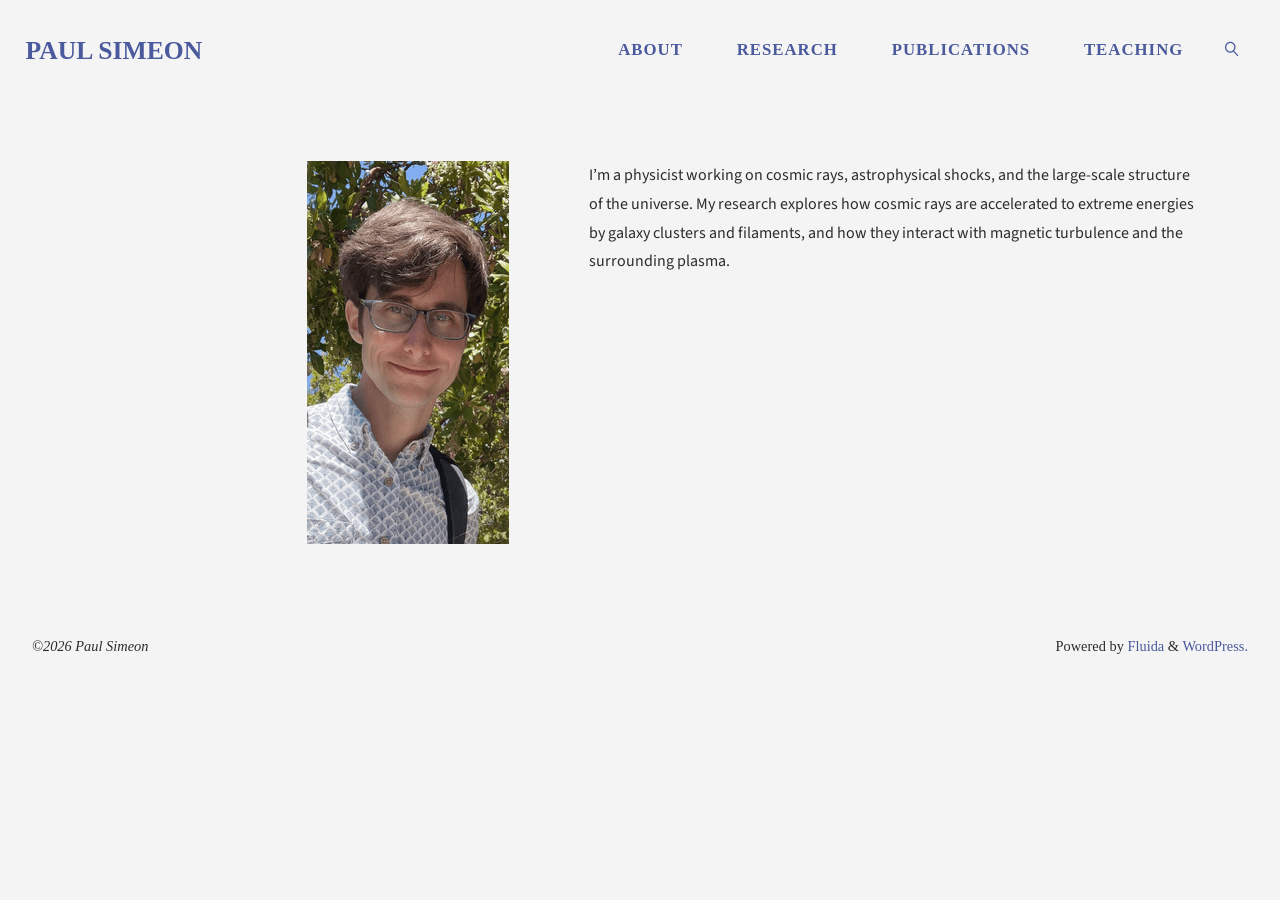
<file: archives/2026/index.html>
<!DOCTYPE html>

<html lang="en-US">
<head>
<meta content="width=device-width, user-scalable=yes, initial-scale=1.0" name="viewport"/>
<meta content="IE=edge" http-equiv="X-UA-Compatible"/><meta charset="utf-8"/>
<meta content="index, follow, max-image-preview:large, max-snippet:-1, max-video-preview:-1" name="robots"/>
<!-- This site is optimized with the Yoast SEO plugin v28.8 - https://yoast.com/product/yoast-seo-wordpress/ -->
<title>- Paul Simeon</title>
<meta content="Paul Simeon is a physicist and educator in California. His primary research concerns the origin of ultra-high-energy cosmic rays." name="description"/>
<meta content="en_US" property="og:locale"/>
<meta content="website" property="og:type"/>
<meta content="- Paul Simeon" property="og:title"/>
<meta content="Paul Simeon is a physicist and educator in California. His primary research concerns the origin of ultra-high-energy cosmic rays." property="og:description"/>
<meta content="https://paulsimeon.com/" property="og:url"/>
<meta content="Paul Simeon" property="og:site_name"/>
<meta content="2025-05-19T22:13:16+00:00" property="article:modified_time"/>
<meta content="https://paulsimeon.com/wp-content/uploads/2025/05/Untitled-1.png" property="og:image"/>
<meta content="summary_large_image" name="twitter:card"/>
<!-- / Yoast SEO plugin. -->
<!-- This site uses the Google Analytics by MonsterInsights plugin v11.3.0 - Using Analytics tracking - https://www.monsterinsights.com/ -->
<!-- Note: MonsterInsights is not currently configured on this site. The site owner needs to authenticate with Google Analytics in the MonsterInsights settings panel. -->
<!-- No tracking code set -->
<!-- / Google Analytics by MonsterInsights -->
<style id="wp-img-auto-sizes-contain-inline-css">
img:is([sizes=auto i],[sizes^="auto," i]){contain-intrinsic-size:3000px 1500px}
/*# sourceURL=wp-img-auto-sizes-contain-inline-css */
</style>
<style id="wp-emoji-styles-inline-css">

	img.wp-smiley, img.emoji {
		display: inline !important;
		border: none !important;
		box-shadow: none !important;
		height: 1em !important;
		width: 1em !important;
		margin: 0 0.07em !important;
		vertical-align: -0.1em !important;
		background: none !important;
		padding: 0 !important;
	}
/*# sourceURL=wp-emoji-styles-inline-css */
</style>
<style id="classic-theme-styles-inline-css">
/*! This file is auto-generated */
.wp-block-button__link{color:#fff;background-color:#32373c;border-radius:9999px;box-shadow:none;text-decoration:none;padding:calc(.667em + 2px) calc(1.333em + 2px);font-size:1.125em}.wp-block-file__button{background:#32373c;color:#fff;text-decoration:none}
/*# sourceURL=/wp-includes/css/classic-themes.min.css */
</style>
<link href="_assets/3dae867a7c52aef50189.css" id="jetpack-forms-layout-css" media="all" rel="stylesheet"/>
<link href="_assets/2d235a4a2b312d6668b1.css" id="jetpack-block-paypal-payment-buttons-css" media="all" rel="stylesheet"/>
<link href="_assets/a1feba4795fe83e7438f.css" id="rswpbs-grid-css" media="all" rel="stylesheet"/>
<link href="_assets/b6e51c1fe458765d1344.css" id="rswpbs-spacing-css" media="all" rel="stylesheet"/>
<link href="_assets/fcc2c7fe0a37eb38835e.css" id="fontawesome-v6-css" media="all" rel="stylesheet"/>
<link href="_assets/9f423a3402d15c99c459.css" id="rswpbs-style-css" media="all" rel="stylesheet"/>
<style id="ce4wp-subscribe-style-inline-css">
.wp-block-ce4wp-subscribe{max-width:840px;margin:0 auto}.wp-block-ce4wp-subscribe .title{margin-bottom:0}.wp-block-ce4wp-subscribe .subTitle{margin-top:0;font-size:0.8em}.wp-block-ce4wp-subscribe .disclaimer{margin-top:5px;font-size:0.8em}.wp-block-ce4wp-subscribe .disclaimer .disclaimer-label{margin-left:10px}.wp-block-ce4wp-subscribe .inputBlock{width:100%;margin-bottom:10px}.wp-block-ce4wp-subscribe .inputBlock input{width:100%}.wp-block-ce4wp-subscribe .inputBlock label{display:inline-block}.wp-block-ce4wp-subscribe .submit-button{margin-top:25px;display:block}.wp-block-ce4wp-subscribe .required-text{display:inline-block;margin:0;padding:0;margin-left:0.3em}.wp-block-ce4wp-subscribe .onSubmission{height:0;max-width:840px;margin:0 auto}.wp-block-ce4wp-subscribe .firstNameSummary .lastNameSummary{text-transform:capitalize}.wp-block-ce4wp-subscribe .ce4wp-inline-notification{display:flex;flex-direction:row;align-items:center;padding:13px 10px;width:100%;height:40px;border-style:solid;border-color:orange;border-width:1px;border-left-width:4px;border-radius:3px;background:rgba(255,133,15,0.1);flex:none;order:0;flex-grow:1;margin:0px 0px}.wp-block-ce4wp-subscribe .ce4wp-inline-warning-text{font-style:normal;font-weight:normal;font-size:16px;line-height:20px;display:flex;align-items:center;color:#571600;margin-left:9px}.wp-block-ce4wp-subscribe .ce4wp-inline-warning-icon{color:orange}.wp-block-ce4wp-subscribe .ce4wp-inline-warning-arrow{color:#571600;margin-left:auto}.wp-block-ce4wp-subscribe .ce4wp-banner-clickable{cursor:pointer}.ce4wp-link{cursor:pointer}

.no-flex{display:block}.sub-header{margin-bottom:1em}


/*# sourceURL=https://paulsimeon.com/wp-content/plugins/creative-mail-by-constant-contact/assets/js/block/subscribe.css */
</style>
<link href="_assets/0b5733ebae3c4e4d081b.css" id="mediaelement-css" media="all" rel="stylesheet"/>
<link href="_assets/22b5272be6133ad89fad.css" id="wp-mediaelement-css" media="all" rel="stylesheet"/>
<link href="_assets/2852eb7e5442d96c2942.css" id="rswpbs-selectize-css" media="all" rel="stylesheet"/>
<link href="_assets/67249c480d6f5e32f536.css" id="slick-css" media="all" rel="stylesheet"/>
<style id="global-styles-inline-css">
:root{--wp--preset--aspect-ratio--square: 1;--wp--preset--aspect-ratio--4-3: 4/3;--wp--preset--aspect-ratio--3-4: 3/4;--wp--preset--aspect-ratio--3-2: 3/2;--wp--preset--aspect-ratio--2-3: 2/3;--wp--preset--aspect-ratio--16-9: 16/9;--wp--preset--aspect-ratio--9-16: 9/16;--wp--preset--color--black: #000000;--wp--preset--color--cyan-bluish-gray: #abb8c3;--wp--preset--color--white: #ffffff;--wp--preset--color--pale-pink: #f78da7;--wp--preset--color--vivid-red: #cf2e2e;--wp--preset--color--luminous-vivid-orange: #ff6900;--wp--preset--color--luminous-vivid-amber: #fcb900;--wp--preset--color--light-green-cyan: #7bdcb5;--wp--preset--color--vivid-green-cyan: #00d084;--wp--preset--color--pale-cyan-blue: #8ed1fc;--wp--preset--color--vivid-cyan-blue: #0693e3;--wp--preset--color--vivid-purple: #9b51e0;--wp--preset--color--accent-1: #4a5a9d;--wp--preset--color--accent-2: #f42b00;--wp--preset--color--headings: #2c2c2c;--wp--preset--color--sitetext: #2c2c2c;--wp--preset--color--sitebg: #f4f4f4;--wp--preset--gradient--vivid-cyan-blue-to-vivid-purple: linear-gradient(135deg,rgb(6,147,227) 0%,rgb(155,81,224) 100%);--wp--preset--gradient--light-green-cyan-to-vivid-green-cyan: linear-gradient(135deg,rgb(122,220,180) 0%,rgb(0,208,130) 100%);--wp--preset--gradient--luminous-vivid-amber-to-luminous-vivid-orange: linear-gradient(135deg,rgb(252,185,0) 0%,rgb(255,105,0) 100%);--wp--preset--gradient--luminous-vivid-orange-to-vivid-red: linear-gradient(135deg,rgb(255,105,0) 0%,rgb(207,46,46) 100%);--wp--preset--gradient--very-light-gray-to-cyan-bluish-gray: linear-gradient(135deg,rgb(238,238,238) 0%,rgb(169,184,195) 100%);--wp--preset--gradient--cool-to-warm-spectrum: linear-gradient(135deg,rgb(74,234,220) 0%,rgb(151,120,209) 20%,rgb(207,42,186) 40%,rgb(238,44,130) 60%,rgb(251,105,98) 80%,rgb(254,248,76) 100%);--wp--preset--gradient--blush-light-purple: linear-gradient(135deg,rgb(255,206,236) 0%,rgb(152,150,240) 100%);--wp--preset--gradient--blush-bordeaux: linear-gradient(135deg,rgb(254,205,165) 0%,rgb(254,45,45) 50%,rgb(107,0,62) 100%);--wp--preset--gradient--luminous-dusk: linear-gradient(135deg,rgb(255,203,112) 0%,rgb(199,81,192) 50%,rgb(65,88,208) 100%);--wp--preset--gradient--pale-ocean: linear-gradient(135deg,rgb(255,245,203) 0%,rgb(182,227,212) 50%,rgb(51,167,181) 100%);--wp--preset--gradient--electric-grass: linear-gradient(135deg,rgb(202,248,128) 0%,rgb(113,206,126) 100%);--wp--preset--gradient--midnight: linear-gradient(135deg,rgb(2,3,129) 0%,rgb(40,116,252) 100%);--wp--preset--font-size--small: 10px;--wp--preset--font-size--medium: 20px;--wp--preset--font-size--large: 25px;--wp--preset--font-size--x-large: 42px;--wp--preset--font-size--normal: 16px;--wp--preset--font-size--larger: 40px;--wp--preset--spacing--20: 0.44rem;--wp--preset--spacing--30: 0.67rem;--wp--preset--spacing--40: 1rem;--wp--preset--spacing--50: 1.5rem;--wp--preset--spacing--60: 2.25rem;--wp--preset--spacing--70: 3.38rem;--wp--preset--spacing--80: 5.06rem;--wp--preset--shadow--natural: 6px 6px 9px rgba(0, 0, 0, 0.2);--wp--preset--shadow--deep: 12px 12px 50px rgba(0, 0, 0, 0.4);--wp--preset--shadow--sharp: 6px 6px 0px rgba(0, 0, 0, 0.2);--wp--preset--shadow--outlined: 6px 6px 0px -3px rgb(255, 255, 255), 6px 6px rgb(0, 0, 0);--wp--preset--shadow--crisp: 6px 6px 0px rgb(0, 0, 0);}.wp-block-button{--wp--preset--dimension--25: 25%;--wp--preset--dimension--50: 50%;--wp--preset--dimension--75: 75%;--wp--preset--dimension--100: 100%;}:where(body) { margin: 0; }:where(.is-layout-flex){gap: 0.5em;}:where(.is-layout-grid){gap: 0.5em;}body .is-layout-flex{display: flex;}.is-layout-flex{flex-wrap: wrap;align-items: center;}.is-layout-flex > :is(*, div){margin: 0;}body .is-layout-grid{display: grid;}.is-layout-grid > :is(*, div){margin: 0;}body{padding-top: 0px;padding-right: 0px;padding-bottom: 0px;padding-left: 0px;}:root :where(.wp-element-button, .wp-block-button__link){background-color: #32373c;border-width: 0;color: #fff;font-family: inherit;font-size: inherit;font-style: inherit;font-weight: inherit;letter-spacing: inherit;line-height: inherit;padding-top: calc(0.667em + 2px);padding-right: calc(1.333em + 2px);padding-bottom: calc(0.667em + 2px);padding-left: calc(1.333em + 2px);text-decoration: none;text-transform: inherit;}.has-black-color{color: var(--wp--preset--color--black) !important;}.has-cyan-bluish-gray-color{color: var(--wp--preset--color--cyan-bluish-gray) !important;}.has-white-color{color: var(--wp--preset--color--white) !important;}.has-pale-pink-color{color: var(--wp--preset--color--pale-pink) !important;}.has-vivid-red-color{color: var(--wp--preset--color--vivid-red) !important;}.has-luminous-vivid-orange-color{color: var(--wp--preset--color--luminous-vivid-orange) !important;}.has-luminous-vivid-amber-color{color: var(--wp--preset--color--luminous-vivid-amber) !important;}.has-light-green-cyan-color{color: var(--wp--preset--color--light-green-cyan) !important;}.has-vivid-green-cyan-color{color: var(--wp--preset--color--vivid-green-cyan) !important;}.has-pale-cyan-blue-color{color: var(--wp--preset--color--pale-cyan-blue) !important;}.has-vivid-cyan-blue-color{color: var(--wp--preset--color--vivid-cyan-blue) !important;}.has-vivid-purple-color{color: var(--wp--preset--color--vivid-purple) !important;}.has-accent-1-color{color: var(--wp--preset--color--accent-1) !important;}.has-accent-2-color{color: var(--wp--preset--color--accent-2) !important;}.has-headings-color{color: var(--wp--preset--color--headings) !important;}.has-sitetext-color{color: var(--wp--preset--color--sitetext) !important;}.has-sitebg-color{color: var(--wp--preset--color--sitebg) !important;}.has-black-background-color{background-color: var(--wp--preset--color--black) !important;}.has-cyan-bluish-gray-background-color{background-color: var(--wp--preset--color--cyan-bluish-gray) !important;}.has-white-background-color{background-color: var(--wp--preset--color--white) !important;}.has-pale-pink-background-color{background-color: var(--wp--preset--color--pale-pink) !important;}.has-vivid-red-background-color{background-color: var(--wp--preset--color--vivid-red) !important;}.has-luminous-vivid-orange-background-color{background-color: var(--wp--preset--color--luminous-vivid-orange) !important;}.has-luminous-vivid-amber-background-color{background-color: var(--wp--preset--color--luminous-vivid-amber) !important;}.has-light-green-cyan-background-color{background-color: var(--wp--preset--color--light-green-cyan) !important;}.has-vivid-green-cyan-background-color{background-color: var(--wp--preset--color--vivid-green-cyan) !important;}.has-pale-cyan-blue-background-color{background-color: var(--wp--preset--color--pale-cyan-blue) !important;}.has-vivid-cyan-blue-background-color{background-color: var(--wp--preset--color--vivid-cyan-blue) !important;}.has-vivid-purple-background-color{background-color: var(--wp--preset--color--vivid-purple) !important;}.has-accent-1-background-color{background-color: var(--wp--preset--color--accent-1) !important;}.has-accent-2-background-color{background-color: var(--wp--preset--color--accent-2) !important;}.has-headings-background-color{background-color: var(--wp--preset--color--headings) !important;}.has-sitetext-background-color{background-color: var(--wp--preset--color--sitetext) !important;}.has-sitebg-background-color{background-color: var(--wp--preset--color--sitebg) !important;}.has-black-border-color{border-color: var(--wp--preset--color--black) !important;}.has-cyan-bluish-gray-border-color{border-color: var(--wp--preset--color--cyan-bluish-gray) !important;}.has-white-border-color{border-color: var(--wp--preset--color--white) !important;}.has-pale-pink-border-color{border-color: var(--wp--preset--color--pale-pink) !important;}.has-vivid-red-border-color{border-color: var(--wp--preset--color--vivid-red) !important;}.has-luminous-vivid-orange-border-color{border-color: var(--wp--preset--color--luminous-vivid-orange) !important;}.has-luminous-vivid-amber-border-color{border-color: var(--wp--preset--color--luminous-vivid-amber) !important;}.has-light-green-cyan-border-color{border-color: var(--wp--preset--color--light-green-cyan) !important;}.has-vivid-green-cyan-border-color{border-color: var(--wp--preset--color--vivid-green-cyan) !important;}.has-pale-cyan-blue-border-color{border-color: var(--wp--preset--color--pale-cyan-blue) !important;}.has-vivid-cyan-blue-border-color{border-color: var(--wp--preset--color--vivid-cyan-blue) !important;}.has-vivid-purple-border-color{border-color: var(--wp--preset--color--vivid-purple) !important;}.has-accent-1-border-color{border-color: var(--wp--preset--color--accent-1) !important;}.has-accent-2-border-color{border-color: var(--wp--preset--color--accent-2) !important;}.has-headings-border-color{border-color: var(--wp--preset--color--headings) !important;}.has-sitetext-border-color{border-color: var(--wp--preset--color--sitetext) !important;}.has-sitebg-border-color{border-color: var(--wp--preset--color--sitebg) !important;}.has-vivid-cyan-blue-to-vivid-purple-gradient-background{background: var(--wp--preset--gradient--vivid-cyan-blue-to-vivid-purple) !important;}.has-light-green-cyan-to-vivid-green-cyan-gradient-background{background: var(--wp--preset--gradient--light-green-cyan-to-vivid-green-cyan) !important;}.has-luminous-vivid-amber-to-luminous-vivid-orange-gradient-background{background: var(--wp--preset--gradient--luminous-vivid-amber-to-luminous-vivid-orange) !important;}.has-luminous-vivid-orange-to-vivid-red-gradient-background{background: var(--wp--preset--gradient--luminous-vivid-orange-to-vivid-red) !important;}.has-very-light-gray-to-cyan-bluish-gray-gradient-background{background: var(--wp--preset--gradient--very-light-gray-to-cyan-bluish-gray) !important;}.has-cool-to-warm-spectrum-gradient-background{background: var(--wp--preset--gradient--cool-to-warm-spectrum) !important;}.has-blush-light-purple-gradient-background{background: var(--wp--preset--gradient--blush-light-purple) !important;}.has-blush-bordeaux-gradient-background{background: var(--wp--preset--gradient--blush-bordeaux) !important;}.has-luminous-dusk-gradient-background{background: var(--wp--preset--gradient--luminous-dusk) !important;}.has-pale-ocean-gradient-background{background: var(--wp--preset--gradient--pale-ocean) !important;}.has-electric-grass-gradient-background{background: var(--wp--preset--gradient--electric-grass) !important;}.has-midnight-gradient-background{background: var(--wp--preset--gradient--midnight) !important;}.has-small-font-size{font-size: var(--wp--preset--font-size--small) !important;}.has-medium-font-size{font-size: var(--wp--preset--font-size--medium) !important;}.has-large-font-size{font-size: var(--wp--preset--font-size--large) !important;}.has-x-large-font-size{font-size: var(--wp--preset--font-size--x-large) !important;}.has-normal-font-size{font-size: var(--wp--preset--font-size--normal) !important;}.has-larger-font-size{font-size: var(--wp--preset--font-size--larger) !important;}
:root :where(.wp-block-icon svg){width: 24px;}
:where(.wp-block-gallery.is-layout-flex){gap: var( --wp--style--gallery-gap-default, var( --gallery-block--gutter-size, var( --wp--style--block-gap, 0.5em ) ) );}:where(.wp-block-gallery.is-layout-grid){gap: var( --wp--style--gallery-gap-default, var( --gallery-block--gutter-size, var( --wp--style--block-gap, 0.5em ) ) );}
:where(.wp-block-latest-posts.is-layout-flex){gap: 1.25em;}:where(.wp-block-latest-posts.is-layout-grid){gap: 1.25em;}
:where(.wp-block-post-template.is-layout-flex){gap: 1.25em;}:where(.wp-block-post-template.is-layout-grid){gap: 1.25em;}
:where(.wp-block-term-template.is-layout-flex){gap: 1.25em;}:where(.wp-block-term-template.is-layout-grid){gap: 1.25em;}
:where(.wp-block-columns.is-layout-flex){gap: 2em;}:where(.wp-block-columns.is-layout-grid){gap: 2em;}
:root :where(.wp-block-pullquote){font-size: 1.5em;line-height: 1.6;}
/*# sourceURL=global-styles-inline-css */
</style>
<style id="jetpack-stats-inline-css">
img#wpstats{display:none}
/*# sourceURL=jetpack-stats-inline-css */
</style>
<style id="nfd-wonder-blocks-utilities-inline-css">
.nfd-relative{position:relative!important}.-nfd-bottom-1{bottom:-.25rem!important}.-nfd-top-0\.5{top:-.125rem!important}.-nfd-top-1{top:-.25rem!important}.nfd-top-10{top:2.5rem!important}.nfd-col-start-1{grid-column-start:1!important}.nfd-col-start-2{grid-column-start:2!important}.nfd-col-start-3{grid-column-start:3!important}.nfd-col-start-4{grid-column-start:4!important}.nfd-col-start-5{grid-column-start:5!important}.nfd-col-start-6{grid-column-start:6!important}.nfd-col-start-7{grid-column-start:7!important}.nfd-col-end-10{grid-column-end:10!important}.nfd-col-end-11{grid-column-end:11!important}.nfd-col-end-12{grid-column-end:12!important}.nfd-col-end-13{grid-column-end:13!important}.nfd-col-end-7{grid-column-end:7!important}.nfd-col-end-8{grid-column-end:8!important}.nfd-col-end-9{grid-column-end:9!important}.nfd-row-start-1{grid-row-start:1!important}.-nfd-mx-2:not([style*=margin]){margin-left:-.5rem!important;margin-right:-.5rem!important}.nfd-my-0:not([style*=margin]){margin-bottom:0!important;margin-top:0!important}.nfd-mb-8:not([style*=margin]){margin-bottom:2rem!important}.nfd-mt-2:not([style*=margin]){margin-top:.5rem!important}.nfd-mt-8:not([style*=margin]){margin-top:2rem!important}.nfd-mt-\[-100px\]:not([style*=margin]){margin-top:-100px!important}.nfd-grid{display:grid!important}.nfd-h-full{height:100%!important}.nfd-w-full{width:100%!important}.nfd-shrink-0{flex-shrink:0!important}.nfd-grow{flex-grow:1!important}.nfd-grid-cols-11{grid-template-columns:repeat(11,minmax(0,1fr))!important}.nfd-grid-cols-12{grid-template-columns:repeat(12,minmax(0,1fr))!important}.nfd-grid-cols-2{grid-template-columns:repeat(2,minmax(0,1fr))!important}.nfd-grid-rows-1{grid-template-rows:repeat(1,minmax(0,1fr))!important}.nfd-items-center{align-items:center!important}.nfd-gap-y-10{row-gap:2.5rem!important}.nfd-overflow-hidden{overflow:hidden!important}.nfd-border-b{border-bottom-width:1px!important}.nfd-border-dashed{border-style:dashed!important}.nfd-p-0:not([style*=padding]){padding:0!important}.nfd-p-10:not([style*=padding]){padding:2.5rem!important}.nfd-p-2:not([style*=padding]){padding:.5rem!important}.nfd-p-4:not([style*=padding]){padding:1rem!important}.nfd-p-8:not([style*=padding]){padding:2rem!important}.nfd-px-0:not([style*=padding]){padding-left:0!important;padding-right:0!important}.nfd-px-4:not([style*=padding]){padding-left:1rem!important;padding-right:1rem!important}.nfd-px-8:not([style*=padding]){padding-left:2rem!important;padding-right:2rem!important}.nfd-py-0:not([style*=padding]){padding-bottom:0!important;padding-top:0!important}.nfd-py-4:not([style*=padding]){padding-bottom:1rem!important;padding-top:1rem!important}.nfd-py-5:not([style*=padding]){padding-bottom:1.25rem!important;padding-top:1.25rem!important}.nfd-pt-0:not([style*=padding]){padding-top:0!important}.nfd-text-left{text-align:left!important}.nfd-wc-products{self-align:flex-start!important;flex-grow:0!important}.nfd-wc-products>ul{row-gap:calc(var(--wndb--gap--2xl)*var(--wndb--gap--scale-factor))!important}.nfd-wc-products .wc-block-grid__product-image{overflow:hidden!important}.nfd-wc-products .wc-block-grid__product-image img{transition:transform .6s ease-in-out!important}.nfd-wc-products .wc-block-grid__product-image img:hover{transform:scale(1.1)!important}.nfd-wc-products .wc-block-components-product-sale-badge{backdrop-filter:blur(4px)!important;background:hsla(0,0%,100%,.5)!important;border:1px solid hsla(0,0%,100%,.2)!important;border-radius:999px!important;font-size:.8125rem!important;font-weight:700!important;margin:6px!important;padding:4px 12px!important}.nfd-wc-products .wc-block-components-product-sale-badge>span{background:transparent!important}.nfd-wc-products .wc-block-components-product-price{color:inherit!important}.nfd-wc-search .wp-block-search__inside-wrapper{background-color:var(--wndb--color--borders)!important;border:2px solid var(--wndb--color--subtle)!important;border-radius:999px!important;max-width:100%!important;padding:0!important;width:25rem!important}.nfd-wc-search .wp-block-search__inside-wrapper input[type=search]{background:none!important;border:none!important;border-bottom-left-radius:999px!important;border-top-left-radius:999px!important;color:var(--wndb--color--text--contrast)!important;font-size:1.25rem!important;font-weight:500!important;min-height:3.75rem!important;padding-inline:24px!important}.nfd-wc-search .wp-block-search__inside-wrapper:has(button:focus),.nfd-wc-search .wp-block-search__inside-wrapper:has(input[type=search]:focus){outline:2px solid var(--wndb--color--text--contrast)!important;outline-offset:2px!important}.nfd-wc-search .wp-block-search__button{aspect-ratio:1/1!important;background:var(--wndb-gray-800)!important;border-radius:999px!important;height:100%!important;margin-left:0!important;margin-right:2px!important;margin-top:2px!important}.nfd-wc-search .wp-block-search__button:focus,.nfd-wc-search .wp-block-search__button:hover{background:var(--wndb-gray-900)!important;filter:none!important;outline:2px solid var(--wndb-gray-900)!important;outline-offset:2px!important}.nfd-wc-search .wp-block-search__inside-wrapper input[type=search]::-moz-placeholder{color:var(--wndb--color--text--faded)!important}.nfd-wc-search .wp-block-search__inside-wrapper input[type=search]::placeholder{color:var(--wndb--color--text--faded)!important}.nfd-commerce-icons{align-items:center!important;display:flex!important;flex-direction:row!important;gap:8px!important}.nfd-commerce-icons .wc-block-cart-link__text{display:none!important}.nfd-commerce-icons .wp-block-search__button svg,.nfd-commerce-icons svg.wc-block-customer-account__account-icon,.nfd-commerce-icons svg.wc-block-mini-cart__icon{height:28px!important;width:28px!important}.nfd-commerce-icons .wp-block-search__button-only .wp-block-search__button.has-icon{align-items:center!important;background:none!important;color:currentcolor!important;display:flex!important;padding:0!important}.nfd-commerce-icons .wp-block-search__button-only .wp-block-search__input{margin-right:.5em!important}.nfd-commerce-icons .wp-block-woocommerce-customer-account a{padding:0!important}:root{--wndb-mask-color:rgba(0,0,0,.15);--wndb-mask-position:50% 50% at 50% 20%;--wndb-mask-opacity:0.35}[class*=nfd-bg-effect]{isolation:isolate!important;position:relative!important}[class*=nfd-wb-header] [class*=nfd-bg-effect]{z-index:1!important}.has-modal-open [class*=nfd-bg-effect]{isolation:unset!important}.nfd-bg-effect-position-center{--wndb-mask-position:50% 50% at 50% 50%}[class*=nfd-bg-effect]:after{content:""!important;inset:0!important;-webkit-mask-image:radial-gradient(ellipse var(--wndb-mask-position),#000 70%,rgba(0,0,0,.3) 100%)!important;mask-image:radial-gradient(ellipse var(--wndb-mask-position),#000 70%,rgba(0,0,0,.3) 100%)!important;opacity:var(--wndb-mask-opacity)!important;pointer-events:none!important;position:absolute!important;z-index:-1!important}.nfd-bg-effect-dots:after{--wndb-mask-opacity:1;background:radial-gradient(var(--wndb-mask-color) 1px,transparent 1px)!important;background-size:20px 20px!important}.nfd-bg-effect-grid:after{background-image:linear-gradient(to right,var(--wndb-mask-color) 1px,transparent 1px),linear-gradient(to bottom,var(--wndb-mask-color) 1px,transparent 1px)!important;background-size:50px 50px!important}.nfd-bg-effect-grid-perspective{perspective:1000px!important}.has-modal-open .nfd-bg-effect-grid-perspective{perspective:unset!important}.nfd-bg-effect-grid-perspective:after{--wndb-mask-opacity:0.6;background-size:100px 100px!important;transform:rotateX(-60deg) translateZ(0)!important;transform-origin:top!important;transform-style:preserve-3d!important}.nfd-bg-effect-grid-2:after,.nfd-bg-effect-grid-perspective:after{background-image:linear-gradient(to right,var(--wndb-mask-color) 1px,transparent 1px),linear-gradient(to bottom,var(--wndb-mask-color) 1px,transparent 1px)!important}.nfd-bg-effect-grid-2:after{background-size:14px 32px!important}.nfd-bg-effect-grid-3{overflow:hidden!important}.nfd-bg-effect-grid-3:after{background-image:linear-gradient(to right,var(--wndb-mask-color) 1px,transparent 1px),linear-gradient(to bottom,var(--wndb-mask-color) 1px,transparent 1px)!important;background-size:32px 80px!important;right:-40%!important;top:-20%!important;transform:scale(1.5) skew(-30deg,30deg)!important}.nfd-bg-effect-lines:after{--wndb-mask-opacity:0.4;background-image:linear-gradient(to right,var(--wndb-mask-color) 1px,transparent 1px)!important;background-size:48px!important}.nfd-bg-effect-lines-2{--wndb-mask-opacity:0.45;overflow:hidden!important;perspective:1000px!important}.has-modal-open .nfd-bg-effect-lines-2{perspective:unset!important}.nfd-bg-effect-lines-2:after{background-image:linear-gradient(to right,var(--wndb-mask-color) 1px,transparent 1px)!important;background-size:30px!important;right:-40%!important;top:-20%!important;transform:rotateX(-45deg) skew(-16deg) translateZ(0)!important;transform-origin:right!important;transform-style:preserve-3d!important}.nfd-mask-opacity-0:after{--wndb-mask-opacity:0.8}:where(:root){--wndb--max-w--prose:min(65ch,1100px)}.nfd-max-w-prose:not(.nfd-max-w-full),:where(.nfd-text-balance:not(.nfd-max-w-full)){max-width:var(--wndb--max-w--prose)!important}.nfd-max-w-prose:not(.nfd-max-w-full).has-text-align-center,:where(.nfd-text-balance:not(.nfd-max-w-full)).has-text-align-center{margin-inline:auto!important}.nfd-max-w-prose:not(.nfd-max-w-full).has-text-align-right,:where(.nfd-text-balance:not(.nfd-max-w-full)).has-text-align-right{margin-inline-start:auto!important}:where(.nfd-text-balance){text-wrap:balance!important}.nfd-text-balance>h1,.nfd-text-balance>h2,.nfd-text-balance>h3,.nfd-text-balance>h4,.nfd-text-balance>p{text-wrap:balance!important}.nfd-text-pretty,.nfd-text-pretty>h1,.nfd-text-pretty>h2,.nfd-text-pretty>h3,.nfd-text-pretty>h4,.nfd-text-pretty>p{text-wrap:pretty!important}.wp-block-image figcaption{font-weight:400!important;margin-inline:auto!important;max-width:64ch!important;padding-block-start:.5em!important;text-wrap:balance!important}.wp-block-quote>.nfd-text-pretty{font-weight:550;margin-block:.25em}:where(:root){--wndb--text-scale-factor:1;--wndb--text--xs:0.75rem;--wndb--text--sm:0.875rem;--wndb--text--base:1rem;--wndb--text--md:1.125rem;--wndb--text--lg:1.5rem;--wndb--text--xl:2.375rem;--wndb--text--huge:clamp(2.75rem,1.4688rem + 2.5vw,3.5rem);--wndb--text-giga:clamp(3.25rem,2.546875rem + 2.25vw,4.375rem)}.nfd-text-xs:not([class*=font-size]):not([style*=font-size]){font-size:calc(var(--wndb--text--xs)*var(--wndb--text-scale-factor))!important}.nfd-text-xs:not([style*=letter-spacing]){letter-spacing:.05em!important}.nfd-text-sm:not([class*=font-size]):not([style*=font-size]){font-size:calc(var(--wndb--text--sm)*var(--wndb--text-scale-factor))!important}.nfd-text-base:not([class*=font-size]):not([style*=font-size]){font-size:calc(var(--wndb--text--base)*var(--wndb--text-scale-factor))!important}.nfd-text-md:not([class*=font-size]):not([style*=font-size]){font-size:calc(var(--wndb--text--md)*var(--wndb--text-scale-factor))!important}.nfd-text-base:not([style*=line-height]),.nfd-text-md:not([style*=line-height]){line-height:1.6!important}.nfd-text-lg:not([class*=font-size]):not([style*=font-size]){font-size:calc(var(--wndb--text--lg)*var(--wndb--text-scale-factor))!important}.nfd-text-lg:not([style*=line-height]){line-height:1.4!important}.nfd-text-lg:not([style*=letter-spacing]){letter-spacing:0!important}.nfd-text-lg:not([style*=font-weight]){font-weight:500!important}.nfd-text-xl:not([class*=font-size]):not([style*=font-size]){font-size:var(--wndb--text--xl)!important}.nfd-text-xl:not([style*=line-height]){line-height:1.25!important}.nfd-text-xl:not([style*=letter-spacing]){letter-spacing:-.01em!important}.nfd-text-xl:not([style*=font-weight]){font-weight:500!important}:where(.nfd-text-huge:not([class*=font-size]):not([style*=font-size])){font-size:calc(var(--wndb--text--huge)*var(--wndb--text-scale-factor))!important;max-width:var(--wndb--max-w--prose)!important;text-wrap:balance!important}:where(.nfd-text-huge:not([class*=font-size]):not([style*=font-size]).nfd-max-w-container){max-width:var(--wndb--container)!important}:where(.nfd-text-giga:not([class*=font-size]):not([style*=font-size])).has-text-align-center,:where(.nfd-text-huge:not([class*=font-size]):not([style*=font-size])).has-text-align-center{margin-inline:auto!important}:where(.nfd-text-giga:not([class*=font-size]):not([style*=font-size])).has-text-align-right,:where(.nfd-text-huge:not([class*=font-size]):not([style*=font-size])).has-text-align-right{margin-inline-start:auto!important}.nfd-text-huge:not([style*=line-height]){line-height:1.1!important}.nfd-text-huge:not([style*=letter-spacing]){letter-spacing:-.025em!important}.nfd-text-huge:not([style*=font-weight]){font-weight:500!important}:where(.nfd-text-giga:not([class*=font-size]):not([style*=font-size])){font-size:calc(var(--wndb--text-giga)*var(--wndb--text-scale-factor))!important;max-width:var(--wndb--max-w--prose)!important;text-wrap:balance!important}:where(.nfd-text-giga:not([class*=font-size]):not([style*=font-size]).nfd-max-w-container){max-width:var(--wndb--container)!important}.nfd-text-giga:not([style*=line-height]){line-height:1.1!important}.nfd-text-giga:not([style*=letter-spacing]){letter-spacing:-.04em!important}.nfd-text-giga:not([style*=font-weight]){font-weight:500!important}:root{--nfd-wb-anim-transition-duration:1400ms;--nfd-wb-anim-transition-delay:50ms;--nfd-wb-anim-transition-easing-function:cubic-bezier(0.4,1,0.65,1);--nfd-wb-anim-transition:all var(--nfd-wb-anim-transition-duration) var(--nfd-wb-anim-transition-easing-function) var(--nfd-wb-anim-transition-delay)}@media (prefers-reduced-motion:reduce){.nfd-wb-animate{transition:none!important}.nfd-wb-twist-in,[class*=nfd-wb-]{clip-path:none!important;opacity:1!important;transform:none!important}}@media (max-width:782px){body:not(.nfd-wb-editor-animations) .nfd-wb-animate{transition:none!important}body:not(.nfd-wb-editor-animations) .nfd-wb-twist-in,body:not(.nfd-wb-editor-animations) [class*=nfd-wb-]{clip-path:none!important;opacity:1!important;transform:none!important}}.nfd-wb-animate[data-replay-animation]{transition:none!important}[class*=nfd-wb-fade-in]{--nfd-wb-anim-transition:opacity var(--nfd-wb-anim-transition-duration) var(--nfd-wb-anim-transition-easing-function) var(--nfd-wb-anim-transition-delay),transform var(--nfd-wb-anim-transition-duration) var(--nfd-wb-anim-transition-easing-function) var(--nfd-wb-anim-transition-delay);transition:var(--nfd-wb-anim-transition)}.nfd-wb-fade-in-bottom{--nfd-wb-anim-transition-duration:1200ms;opacity:0;transform:translate3d(0,90px,0);transition:var(--nfd-wb-anim-transition)}.nfd-wb-fade-in-bottom-short{transform:translate3d(0,32px,0)}.nfd-wb-fade-in-bottom-short,.nfd-wb-fade-in-top-short{--nfd-wb-anim-transition-duration:600ms;opacity:0;transition:var(--nfd-wb-anim-transition)}.nfd-wb-fade-in-top-short{transform:translate3d(0,-32px,0)}.nfd-wb-fade-in-left-short{transform:translate3d(-32px,0,0)}.nfd-wb-fade-in-left-short,.nfd-wb-fade-in-right-short{--nfd-wb-anim-transition-duration:600ms;opacity:0;transition:var(--nfd-wb-anim-transition)}.nfd-wb-fade-in-right-short{transform:translate3d(32px,0,0)}.nfd-wb-animated-in:not([data-replay-animation])[class*=nfd-wb-fade-in]{opacity:1;transform:translateZ(0)}.nfd-wb-zoom-in{--nfd-wb-anim-transition-duration:1200ms;--nfd-wb-anim-transition:opacity var(--nfd-wb-anim-transition-duration) var(--nfd-wb-anim-transition-easing-function) var(--nfd-wb-anim-transition-delay),transform var(--nfd-wb-anim-transition-duration) var(--nfd-wb-anim-transition-easing-function) var(--nfd-wb-anim-transition-delay);transform:scale3d(.4,.4,.4)}.nfd-wb-zoom-in,.nfd-wb-zoom-in-short{opacity:0;transition:var(--nfd-wb-anim-transition)}.nfd-wb-zoom-in-short{--nfd-wb-anim-transition-duration:600ms;--nfd-wb-anim-transition:opacity var(--nfd-wb-anim-transition-duration) var(--nfd-wb-anim-transition-easing-function) var(--nfd-wb-anim-transition-delay),transform var(--nfd-wb-anim-transition-duration) var(--nfd-wb-anim-transition-easing-function) var(--nfd-wb-anim-transition-delay);transform:scale3d(.92,.92,.92)}.nfd-wb-animated-in:not([data-replay-animation])[class*=nfd-wb-zoom-]{opacity:1;transform:scaleX(1)}div:has(>.nfd-wb-twist-in){perspective:1200px}.nfd-wb-twist-in{--nfd-wb-anim-transition-duration:1000ms;--nfd-wb-anim-transition:opacity var(--nfd-wb-anim-transition-duration) var(--nfd-wb-anim-transition-easing-function) var(--nfd-wb-anim-transition-delay),transform var(--nfd-wb-anim-transition-duration) var(--nfd-wb-anim-transition-easing-function) var(--nfd-wb-anim-transition-delay);opacity:0;transform:translateY(40px) scale(.8) rotateY(30deg) rotate(-12deg) translateZ(0);transition:var(--nfd-wb-anim-transition)}.nfd-wb-animated-in:not([data-replay-animation]).nfd-wb-twist-in{opacity:1;transform:translateY(0) scale(1) rotateY(0deg) rotate(0deg) translateZ(0)}.nfd-wb-reveal-right{--nfd-wb-anim-transition-duration:1500ms;--nfd-wb-anim-transition-easing-function:cubic-bezier(0.4,0,0,1);--nfd-wb-anim-transition:clip-path var(--nfd-wb-anim-transition-duration) var(--nfd-wb-anim-transition-easing-function) var(--nfd-wb-anim-transition-delay);clip-path:inset(0 100% 0 0);transition:var(--nfd-wb-anim-transition)}.nfd-wb-animated-in>.nfd-wb-reveal-right:not([data-replay-animation]){clip-path:inset(0 0 0 0)!important}.nfd-delay-50{--nfd-wb-anim-transition-delay:50ms}.nfd-delay-150{--nfd-wb-anim-transition-delay:150ms}.nfd-delay-300{--nfd-wb-anim-transition-delay:300ms}.nfd-delay-450{--nfd-wb-anim-transition-delay:450ms}.nfd-delay-600{--nfd-wb-anim-transition-delay:600ms}.nfd-delay-750{--nfd-wb-anim-transition-delay:750ms}.nfd-delay-900{--nfd-wb-anim-transition-delay:900ms}.nfd-delay-1050{--nfd-wb-anim-transition-delay:1050ms}.nfd-delay-1200{--nfd-wb-anim-transition-delay:1200ms}.nfd-delay-1350{--nfd-wb-anim-transition-delay:1350ms}.nfd-delay-1500{--nfd-wb-anim-transition-delay:1500ms}:where(:root){--wndb--container:1200px;--wndb--container--wide:1340px}body .is-layout-constrained:has(.nfd-container.is-layout-constrained)>.nfd-container.is-layout-constrained{max-width:unset!important;width:100%!important}.is-layout-constrained.has-global-padding:has(.nfd-container.is-layout-constrained)>.nfd-container.is-layout-constrained{margin-left:calc(var(--wp--style--root--padding-left)*-1)!important;margin-right:calc(var(--wp--style--root--padding-right)*-1)!important;max-width:unset!important;width:unset!important}.editor-styles-wrapper .nfd-container:is(.is-layout-constrained)>:where(:not(.alignleft):not(.alignright):not(.alignfull):not(.alignwide)),.editor-styles-wrapper .nfd-container>:where(.wp-block-cover-is-layout-constrained:not(.alignleft):not(.alignright):not(.alignfull):not(.alignwide)):not([style*=margin]),.nfd-container:is(.is-layout-constrained)>:where(:not(.alignleft):not(.alignright):not(.alignfull):not(.alignwide)),.nfd-container:is(.nfd-my-0)>div,.nfd-container>:where(.wp-block-cover-is-layout-constrained:not(.alignleft):not(.alignright):not(.alignfull):not(.alignwide)){max-width:var(--wndb--container);width:100%}.editor-styles-wrapper .nfd-container:is(.is-layout-constrained)>.alignwide,.nfd-container:is(.is-layout-constrained).alignwide>:where(:not(.alignleft):not(.alignright):not(.alignfull)):not([style*=margin]),.nfd-container:is(.is-layout-constrained)>.alignwide,.nfd-container:is(.nfd-my-0)>.alignwide{max-width:var(--wndb--container--wide);width:100%}.nfd-container:not(.alignfull){padding-inline:var(--wndb--p)!important}.nfd-container:is(.nfd-my-0)>div:not([style*=margin]){margin-inline:auto!important}[class*=nfd-divider-]{position:relative;z-index:13}[class*=nfd-divider-]~[class*=nfd-divider-]{z-index:12!important}[class*=nfd-divider-]~[class*=nfd-divider-]~[class*=nfd-divider-]{z-index:11!important}[class*=nfd-divider-]:before{background:inherit!important;bottom:calc(var(--wndb--divider-size)*-1)!important;content:""!important;height:var(--wndb--divider-size)!important;left:0!important;pointer-events:none!important;position:absolute!important;width:100%!important;z-index:10!important}.nfd-divider-arrow{--wndb--divider-size:16px}.nfd-divider-arrow:before{bottom:calc(var(--wndb--divider-size)*-1)!important;height:calc(var(--wndb--divider-size)*2)!important;left:50%!important;transform:translateX(-50%) rotate(45deg)!important;width:calc(var(--wndb--divider-size)*2)!important}.nfd-divider-clouds{--wndb--divider-size:150px}.nfd-divider-clouds:after,.nfd-divider-clouds:before{background:inherit!important;background-image:url("data:image/svg+xml;charset=utf-8,%3Csvg xmlns='http://www.w3.org/2000/svg' preserveAspectRatio='xMidYMax slice' viewBox='0 0 283.5 27.8'%3E%3Cpath fill='%23fff' d='M0 0v6.7c1.9-.8 4.7-1.4 8.5-1 9.5 1.1 11.1 6 11.1 6s2.1-.7 4.3-.2c2.1.5 2.8 2.6 2.8 2.6s.2-.5 1.4-.7 1.7.2 1.7.2 0-2.1 1.9-2.8 3.6.7 3.6.7.7-2.9 3.1-4.1 4.7 0 4.7 0 1.2-.5 2.4 0 1.7 1.4 1.7 1.4h1.4c.7 0 1.2.7 1.2.7s.8-1.8 4-2.2c3.5-.4 5.3 2.4 6.2 4.4q.6-.6 1.8-.9c2.8-.7 4 .7 4 .7s1.7-5 11.1-6c9.5-1.1 12.3 3.9 12.3 3.9s1.2-4.8 5.7-5.7 6.8 1.8 6.8 1.8.6-.6 1.5-.9c.9-.2 1.9-.2 1.9-.2s5.2-6.4 12.6-3.3c7.3 3.1 4.7 9 4.7 9s1.9-.9 4 0 2.8 2.4 2.8 2.4 1.9-1.2 4.5-1.2 4.3 1.2 4.3 1.2.2-1 1.4-1.7 2.1-.7 2.1-.7-.5-3.1 2.1-5.5 5.7-1.4 5.7-1.4 1.5-2.3 4.2-1.1 1.7 5.2 1.7 5.2.3-.1 1.3.5c.5.4.8.8.9 1.1.5-1.4 2.4-5.8 8.4-4 7.1 2.1 3.5 8.9 3.5 8.9s.8-.4 2 0 1.1 1.1 1.1 1.1 1.1-1.1 2.3-1.1 2.1.5 2.1.5 1.9-3.6 6.2-1.2 1.9 6.4 1.9 6.4 2.6-2.4 7.4 0c3.4 1.7 3.9 4.9 3.9 4.9s3.3-6.9 10.4-7.9 11.5 2.6 11.5 2.6.8 0 1.2.2.9.9.9.9 4.4-3.1 8.3.2c1.9 1.7 1.5 5 1.5 5s.3-1.1 1.6-1.4 2.3.2 2.3.2-.1-1.2.5-1.9 1.9-.9 1.9-.9-4.7-9.3 4.4-13.4c5.6-2.5 9.2.9 9.2.9s5-6.2 15.9-6.2 16.1 8.1 16.1 8.1.7-.2 1.6-.4V0z'/%3E%3C/svg%3E")!important;background-repeat:repeat-x!important;background-size:cover!important;content:""!important;height:var(--wndb--divider-size)!important;left:0!important;pointer-events:none!important;position:absolute!important;top:0!important;width:100%!important;z-index:10!important}.nfd-divider-clouds:after{bottom:0!important;top:auto!important;transform:rotate(180deg)!important}.nfd-divider-ellipse{--wndb--divider-size:50px}.nfd-divider-ellipse:before{clip-path:ellipse(50% var(--wndb--divider-size) at 50% 0)!important}.nfd-divider-rounded:not([style*=-radius]){--wndb--divider-size:50px}.nfd-divider-rounded:before:not([style*=-radius]){border-bottom-left-radius:var(--wndb--divider-size)!important;border-bottom-right-radius:var(--wndb--divider-size)!important}.nfd-divider-slant,.nfd-divider-slant-invert{--wndb--divider-size:80px}.nfd-divider-slant:before{bottom:calc(var(--wndb--divider-size)*-1 + 1px)!important;clip-path:polygon(0 0,100% 0,0 100%)!important}.nfd-divider-slant-invert:before{bottom:calc(var(--wndb--divider-size)*-1 + 1px)!important;clip-path:polygon(0 0,100% 0,100% 100%)!important}.nfd-divider-triangle{--wndb--divider-size:80px}.nfd-divider-triangle:before{bottom:calc(var(--wndb--divider-size)*-1 + 1px)!important;clip-path:polygon(0 0,100% 0,50% 100%)!important}.nfd-divider-zigzag{--wndb--divider-size:8px}.nfd-divider-zigzag:before{-webkit-mask:conic-gradient(from -45deg at bottom,#0000,#000 1deg 89deg,#0000 90deg) 50% /calc(var(--wndb--divider-size)*2) 100%!important;mask:conic-gradient(from -45deg at bottom,#0000,#000 1deg 89deg,#0000 90deg) 50% /calc(var(--wndb--divider-size)*2) 100%!important}:where(:root){--wndb--divider-size:0px}:where(:root){--nfd-opacity-preview:0.3}@media (min-width:1025px){body:not(.block-editor-page) :not(.is-desktop-preview) .nfd-hide-desktop{display:none!important}}@media (max-width:767px){body:not(.block-editor-page) :not(.is-mobile-preview) .nfd-hide-mobile{display:none!important}.nfd-align-mobile-left{text-align:left!important}.nfd-align-mobile-center{text-align:center!important}.nfd-align-mobile-right{text-align:right!important}.nfd-align-mobile-justify{text-align:justify!important}.wp-block-group-is-layout-flex.is-vertical p[class^=nfd-align-mobile-]{width:100%!important}}@media (min-width:768px) and (max-width:1024px){body:not(.block-editor-page) :not(.is-tablet-preview) .nfd-hide-tablet{display:none!important}.nfd-align-tablet-left{text-align:left!important}.nfd-align-tablet-center{text-align:center!important}.nfd-align-tablet-right{text-align:right!important}.nfd-align-tablet-justify{text-align:justify!important}.wp-block-group-is-layout-flex.is-vertical p[class^=nfd-align-tablet-]{width:100%!important}}.is-root-container.is-desktop-preview .nfd-hide-desktop,.is-root-container.is-mobile-preview .nfd-hide-mobile,.is-root-container.is-tablet-preview .nfd-hide-tablet{opacity:var(--nfd-opacity-preview)!important}@media (max-width:767px){.nfd-swiper-enabled{display:flex!important;flex-wrap:nowrap!important;gap:12px!important;margin-right:calc(var(--wp--style--root--padding-right, 0px)*-1)!important;overflow-x:auto!important;overflow-y:hidden!important;width:calc(100% + var(--wp--style--root--padding-right, 0px))!important;-webkit-overflow-scrolling:touch!important;padding-left:16px!important;padding-right:0!important;scroll-snap-type:x mandatory!important;scrollbar-width:none!important}.nfd-swiper-enabled::-webkit-scrollbar{display:none!important}.nfd-swiper-enabled.wp-block-column>*,.nfd-swiper-enabled.wp-block-columns>.wp-block-column{flex:0 0 calc(75% - 6px)!important;min-width:260px!important;scroll-snap-align:start!important;scroll-snap-stop:always!important}.nfd-swiper-enabled .wp-block-column,.nfd-swiper-enabled .wp-block-cover,.nfd-swiper-enabled .wp-block-image,.nfd-swiper-enabled figure{margin:0!important}.nfd-swiper-enabled [style*="min-width:"],.nfd-swiper-enabled [style*="width:"]{max-width:100%!important}}.nfd-grid-cols-1-2-1{grid-template-columns:1fr 2fr 1fr!important}:where(:root){--wndb--padding-factor:1;--wndb--p:2.375rem;--wndb--p--xs:0.75rem;--wndb--p--sm:1.5rem;--wndb--p--md:2rem;--wndb--p--lg:clamp(3.5rem,7vw,6.25rem);--wndb--p--square:2.5rem;--wndb--p--square-lg:4rem}.nfd-p-card-sm:not([style*=padding]){padding:calc(var(--wndb--p--xs)*var(--wndb--padding-factor)) calc(var(--wndb--p--sm)*var(--wndb--padding-factor))!important}.nfd-p-card-md:not([style*=padding]){padding:calc(var(--wndb--p--sm)*var(--wndb--padding-factor)) calc(var(--wndb--p--md)*var(--wndb--padding-factor))!important}.nfd-p-card-lg:not([style*=padding]){padding:calc(var(--wndb--p--md)*var(--wndb--padding-factor)) calc(var(--wndb--p--md)*var(--wndb--padding-factor))!important}@media screen and (min-width:782px){.nfd-p-card-lg:not([style*=padding]){padding:calc(var(--wndb--p--md)*var(--wndb--padding-factor)) calc(var(--wndb--p--md)*1.5*var(--wndb--padding-factor))!important}}.nfd-p-card-square-lg:not([style*=padding]),.nfd-p-card-square:not([style*=padding]){padding:calc(var(--wndb--p--square)*var(--wndb--padding-factor))!important}@media screen and (min-width:782px){.nfd-p-card-square-lg:not([style*=padding]){padding:calc(var(--wndb--p--square-lg)*var(--wndb--padding-factor))!important}}.nfd-p-xs:not([style*=padding]){padding:calc(var(--wndb--p--xs)*var(--wndb--padding-factor))!important}.nfd-py-xs:not([style*=padding]){padding-block:calc(var(--wndb--p--xs)*var(--wndb--padding-factor))!important}.nfd-pt-xs:not([style*=padding]){padding-block-start:calc(var(--wndb--p--xs)*var(--wndb--padding-factor))!important}.nfd-px-xs:not([style*=padding]){padding-inline:calc(var(--wndb--p--xs)*var(--wndb--padding-factor))!important}.nfd-p-sm:not([style*=padding]){padding:calc(var(--wndb--p--sm)*var(--wndb--padding-factor))!important}.nfd-px-sm:not([style*=padding]){padding-inline:calc(var(--wndb--p--sm)*var(--wndb--padding-factor))!important}.nfd-py-sm:not([style*=padding]){padding-block:calc(var(--wndb--p--sm)*var(--wndb--padding-factor))!important}.nfd-pt-sm:not([style*=padding]){padding-block-start:calc(var(--wndb--p--sm)*var(--wndb--padding-factor))!important}.nfd-pb-sm:not([style*=padding]){padding-block-end:calc(var(--wndb--p--sm)*var(--wndb--padding-factor))!important}.nfd-pl-sm:not([style*=padding]){padding-left:calc(var(--wndb--p--sm)*var(--wndb--padding-factor))!important}.nfd-p-md:not([style*=padding]){padding:calc(var(--wndb--p--md)*var(--wndb--padding-factor))!important}.nfd-px-md:not([style*=padding]){padding-inline:calc(var(--wndb--p--md)*var(--wndb--padding-factor))!important}.nfd-py-md:not([style*=padding]){padding-block:calc(var(--wndb--p--md)*var(--wndb--padding-factor))!important}.nfd-pt-md:not([style*=padding]){padding-block-start:calc(var(--wndb--p--md)*var(--wndb--padding-factor))!important}.nfd-pb-md:not([style*=padding]){padding-block-end:calc(var(--wndb--p--md)*var(--wndb--padding-factor))!important}.nfd-p-lg:not([style*=padding]){padding:calc(var(--wndb--p--lg)*var(--wndb--padding-factor)) calc(var(--wndb--p--md)*var(--wndb--padding-factor))!important}.nfd-py-lg:not([style*=padding]){padding-block:calc(var(--wndb--p--lg)*var(--wndb--padding-factor))!important}.nfd-pt-lg:not([style*=padding]){padding-block-start:calc(var(--wndb--p--lg)*var(--wndb--padding-factor))!important}.nfd-pb-lg:not([style*=padding]){padding-block-end:calc(var(--wndb--p--lg)*var(--wndb--padding-factor))!important}.nfd-pl-offset-md:not([style*=padding]){margin-left:calc(var(--wndb--p--md)*var(--wndb--padding-factor)*-1)!important;padding-left:calc(var(--wndb--p--md)*var(--wndb--padding-factor) - 3px)!important}.editor-styles-wrapper .nfd-overlap-x,.nfd-overlap-x{gap:0}.nfd-overlap-x>:not(:first-child){margin-inline-start:-1.275rem!important}@media (min-width:768px){.-nfd-translate-y-1\/2{margin-bottom:-100px!important;transform:translateY(-50%)!important}.-nfd-translate-y-1\/3{margin-bottom:-100px!important;transform:translateY(-33%)!important}.nfd-overlap-x-lg{transform:translateX(-150px)!important;width:calc(100% + 150px)!important}}.nfd-pseudo-play-icon{align-items:center!important;display:flex!important;justify-content:center!important;position:relative!important}.nfd-pseudo-play-icon>a{inset:0!important;position:absolute!important}:not(.is-root-container) .nfd-pseudo-play-icon>a{text-indent:-9999px!important}.nfd-pseudo-play-icon:before{backdrop-filter:blur(3px)!important;background:hsla(0,0%,100%,.1)!important;border-radius:100%!important;content:""!important;height:3rem!important;left:50%!important;opacity:1!important;pointer-events:none!important;position:absolute!important;top:50%!important;transform:translate(-50%,-50%)!important;transition:all .2s ease!important;width:3rem!important}.nfd-pseudo-play-icon:has(a:hover):before{background:hsla(0,0%,100%,.3)!important;height:4rem!important;width:4rem!important}.nfd-pseudo-play-icon:after{border-style:solid!important;border-bottom:10px solid transparent!important;border-left:16px solid!important;border-right:0!important;border-top:10px solid transparent!important;content:""!important;height:16px!important;height:0!important;left:50%!important;margin-left:2px!important;pointer-events:none!important;position:absolute!important;top:50%!important;transform:translate(-50%,-50%)!important;width:16px!important;width:0!important}.entry-content>.wp-block-group.has-background+.wp-block-group.has-background:not([style*=margin-top]),.entry-content>.wp-block-group.has-background+[class*=nfd-theme-]:not([style*=margin-top]),.entry-content>[class*=nfd-theme-]+.wp-block-group.has-background:not([style*=margin-top]),.entry-content>[class*=nfd-theme-]+[class*=nfd-theme-]:not([style*=margin-top]){margin-block-start:0!important}:where(:root){--wndb--gap--scale-factor:1;--wndb--gap--xs:0.25rem;--wndb--gap--sm:0.5rem;--wndb--gap--md:1rem;--wndb--gap--lg:1.5rem;--wndb--gap--xl:2rem;--wndb--gap--2xl:2.5rem;--wndb--gap--3xl:3.5rem;--wndb--gap--4xl:6rem}.editor-styles-wrapper .nfd-gap-0,.nfd-gap-0{gap:0}.editor-styles-wrapper .nfd-gap-xs,.nfd-gap-xs{gap:calc(var(--wndb--gap--xs)*var(--wndb--gap--scale-factor))}.editor-styles-wrapper .nfd-gap-sm,.nfd-gap-sm{gap:calc(var(--wndb--gap--sm)*var(--wndb--gap--scale-factor))}.editor-styles-wrapper .nfd-gap-md,.nfd-gap-md{gap:calc(var(--wndb--gap--md)*var(--wndb--gap--scale-factor))}.editor-styles-wrapper .nfd-gap-lg,.nfd-gap-lg{gap:calc(var(--wndb--gap--lg)*var(--wndb--gap--scale-factor))}.editor-styles-wrapper .nfd-gap-xl,.nfd-gap-xl{gap:calc(var(--wndb--gap--xl)*var(--wndb--gap--scale-factor))}.editor-styles-wrapper .nfd-gap-2xl,.nfd-gap-2xl{gap:calc(var(--wndb--gap--2xl)*var(--wndb--gap--scale-factor))}.editor-styles-wrapper .nfd-gap-3xl,.nfd-gap-3xl{gap:calc(var(--wndb--gap--3xl)*var(--wndb--gap--scale-factor))}.editor-styles-wrapper .nfd-gap-4xl,.nfd-gap-4xl{gap:calc(var(--wndb--gap--4xl)*var(--wndb--gap--scale-factor))}.editor-styles-wrapper .nfd-gap-x-4xl,.nfd-gap-x-4xl{-moz-column-gap:calc(var(--wndb--gap--4xl)*var(--wndb--gap--scale-factor));column-gap:calc(var(--wndb--gap--4xl)*var(--wndb--gap--scale-factor))}.editor-styles-wrapper .nfd-gap-x-lg,.nfd-gap-x-lg{-moz-column-gap:calc(var(--wndb--gap--lg)*var(--wndb--gap--scale-factor));column-gap:calc(var(--wndb--gap--lg)*var(--wndb--gap--scale-factor))}.editor-styles-wrapper .nfd-gap-y-lg,.nfd-gap-y-lg{row-gap:calc(var(--wndb--gap--lg)*var(--wndb--gap--scale-factor))}.editor-styles-wrapper .nfd-gap-y-xl,.nfd-gap-y-xl{row-gap:calc(var(--wndb--gap--xl)*var(--wndb--gap--scale-factor))}.editor-styles-wrapper .nfd-gap-y-2xl,.nfd-gap-y-2xl{row-gap:calc(var(--wndb--gap--2xl)*var(--wndb--gap--scale-factor))}.editor-styles-wrapper .nfd-gap-y-3xl,.nfd-gap-y-3xl{row-gap:calc(var(--wndb--gap--3xl)*var(--wndb--gap--scale-factor))}.nfd-border-2{border-bottom-width:2px!important}.nfd-border-strong:not([style*=border-color]):not([style*=border-top-color]):not([style*=border-right-color]):not([style*=border-bottom-color]):not([style*=border-left-color]):not(.has-border-color){border-color:var(--wndb-color--borders-strong)!important}.nfd-border-light:not([style*=border-color]):not([style*=border-top-color]):not([style*=border-right-color]):not([style*=border-bottom-color]):not([style*=border-left-color]):not(.has-border-color){border-color:var(--wndb--color--borders-light)!important}:where(:root){--wndb--button--outline-width:0px;--wndb--button-sm--font-size:1rem;--wndb--button-lg-x:2rem;--wndb--button-lg-y:0.75rem;--wndb--button-lg--font-size:1.125rem;--wndb--button-xl-x:3rem;--wndb--button-xl-y:1rem;--wndb--button-xl--font-size:1.125rem}[class*=nfd-btn].is-style-outline{--wndb--button--outline-width:2px}[class*=nfd-btn]>.wp-block-button__link:not([style*=padding]){padding:calc(.625rem - var(--wndb--button--outline-width)) calc(1.125rem - var(--wndb--button--outline-width))!important}.nfd-btn-sm>.wp-block-button__link:not([style*=padding]){padding:calc(.375rem - var(--wndb--button--outline-width)) calc(1rem - var(--wndb--button--outline-width))!important}.nfd-btn-sm:not(.has-custom-font-size)>.wp-block-button__link:not([style*=font-size]){font-size:var(--wndb--button-sm--font-size)!important}.nfd-btn-lg>.wp-block-button__link:not([style*=padding]){padding:calc(var(--wndb--button-lg-y) - var(--wndb--button--outline-width)) var(--wndb--button-lg-x)!important}.nfd-btn-lg:not(.has-custom-font-size)>.wp-block-button__link:not([style*=font-size]){font-size:var(--wndb--button-lg--font-size)!important}.nfd-btn-lg:not([style*=font-weight])>.wp-block-button__link{font-weight:600!important}.nfd-btn-xl>.wp-block-button__link:not([style*=padding]){padding:calc(var(--wndb--button-xl-y) - var(--wndb--button--outline-width)) var(--wndb--button-xl-x)!important}.nfd-btn-xl:not(.has-custom-font-size)>.wp-block-button__link:not([style*=font-size]){font-size:var(--wndb--button-xl--font-size)!important}.nfd-btn-xl:not([style*=font-weight])>.wp-block-button__link{font-weight:600!important}.nfd-btn-wide>.wp-block-button__link:not([style*=padding]){padding:calc(.625rem - var(--wndb--button--outline-width)) calc(2rem - var(--wndb--button--outline-width))!important}[class*=nfd-btn]:is(.is-style-outline)>.wp-block-button__link:not(.has-text-color){color:var(--wndb--color--text--contrast)!important}.nfd-btn:is(.is-style-outline)>.wp-block-button__link:not(.has-text-color):hover{--wndb--color--text--contrast:var(--wndb-gray-900);border-color:var(--wndb-white)!important}[class*=nfd-button]>.wp-block-button__link:not(.has-background):hover{filter:brightness(.8)!important}.nfd-theme-primary [class*=nfd-btn]:not(.is-style-outline):not(.nfd-btn-secondary):not(.nfd-btn-tertiary)>.wp-block-button__link:not(.has-background){background-color:var(--wndb-gray-800)!important}.nfd-theme-primary
	[class*=nfd-btn]:not(.is-style-outline):not(.nfd-btn-secondary):not(.nfd-btn-tertiary)>.wp-block-button__link:not(.has-background):hover{background-color:var(--wndb-gray-900)!important}.nfd-theme-primary
	[class*=nfd-btn]:is(.is-style-outline):not(.nfd-btn-secondary):not(.nfd-btn-tertiary)>.wp-block-button__link:not(.has-background):not(.has-text-color):hover{background-color:var(--wndb-white)!important;border-color:var(--wndb-white)!important;color:var(--wndb-gray-900)!important}.nfd-btn-secondary:is(.is-style-outline)>.wp-block-button__link:not(.has-text-color):hover{--wndb--color--text--contrast:var(--wndb-gray-900);border-color:var(--wndb-white)!important}.nfd-btn-secondary:not(.is-style-outline)>.wp-block-button__link:not(.has-text-color){color:var(--wndb-white)!important}.nfd-btn-secondary:not(.is-style-outline)>.wp-block-button__link:not(.has-background){background-color:var(--wndb-gray-800)!important}.nfd-btn-secondary:not(.is-style-outline)>.wp-block-button__link:not(.has-background):hover{background-color:var(--wndb-gray-900)!important}.nfd-theme-dark .nfd-btn-secondary:not(.is-style-outline)>.wp-block-button__link:not(.has-background),.nfd-theme-darker .nfd-btn-secondary:not(.is-style-outline)>.wp-block-button__link:not(.has-background){background-color:var(--wndb-white)!important}.nfd-theme-dark .nfd-btn-secondary:not(.is-style-outline)>.wp-block-button__link:not(.has-text-color),.nfd-theme-darker .nfd-btn-secondary:not(.is-style-outline)>.wp-block-button__link:not(.has-text-color){color:var(--wndb-gray-900)!important}.nfd-theme-dark .nfd-btn-secondary:not(.is-style-outline)>.wp-block-button__link:not(.has-background):hover,.nfd-theme-darker .nfd-btn-secondary:not(.is-style-outline)>.wp-block-button__link:not(.has-background):hover{background-color:var(--wndb-white)!important;color:var(--wndb-gray-900)!important;filter:brightness(.8)!important}.nfd-btn-tertiary:is(.is-style-outline)>.wp-block-button__link:not(.has-text-color):hover{--wndb--color--text--contrast:var(--wndb-gray-900)}.nfd-btn-tertiary:is(.is-style-outline)>.wp-block-button__link:not([class*=-border-color]){border-color:var(--wndb--color--subtle)!important}.nfd-btn-tertiary:not(.is-style-outline)>.wp-block-button__link:not(.has-text-color){color:var(--wndb--color--text--contrast)!important}.nfd-btn-tertiary:not(.is-style-outline)>.wp-block-button__link:not(.has-background){background-color:var(--wndb--color--borders)!important}.nfd-btn-tertiary:not(.is-style-outline)>.wp-block-button__link:not(.has-background):hover{--wndb--color--borders:var(--wndb--color--subtle)}:where(:root){--wndb--shadow--xs:0 1px 2px 0 rgba(18,18,23,.065);--wndb--shadow--sm:0 1px 3px 0 rgba(18,18,23,.1),0 1px 2px 0 rgba(18,18,23,.06)}.nfd-shadow-xs:not([style*=box-shadow]){box-shadow:var(--wndb--shadow--xs)!important}.nfd-shadow-sm:not([style*=box-shadow]){box-shadow:var(--wndb--shadow--sm)!important}.nfd-bg-subtle.nfd-shadow-xs:not([style*=box-shadow]),.nfd-theme-light .nfd-shadow-xs:not([style*=box-shadow]){--wndb--shadow--xs:none}:where(:root){--wndb--rounded--scale-factor:1;--wndb--border--radius--sm:0.25rem;--wndb--border--radius--md:0.5rem;--wndb--border--radius--lg:0.75rem;--wndb--border--radius--xl:1rem}[class*=nfd-rounded]:not([style*=-radius]),[class*=nfd-rounded]:not([style*=-radius])>.components-resizable-box__container>img:not([style*=-radius]),[class*=nfd-rounded]:not([style*=-radius])>.wp-element-button:not([style*=-radius]),[class*=nfd-rounded]:not([style*=-radius])>a>img,[class*=nfd-rounded]:not([style*=-radius])>img{border-radius:calc(var(--wndb--border--radius)*var(--wndb--rounded--scale-factor))!important}[class*=nfd-rounded-t-]:not([style*=-radius]),[class*=nfd-rounded-t-]:not([style*=-radius])>.components-resizable-box__container>img:not([style*=-radius]),[class*=nfd-rounded-t-]:not([style*=-radius])>.wp-element-button:not([style*=-radius]),[class*=nfd-rounded-t-]:not([style*=-radius])>a>img,[class*=nfd-rounded-t-]:not([style*=-radius])>img{border-radius:calc(var(--wndb--border--radius)*var(--wndb--rounded--scale-factor)) calc(var(--wndb--border--radius)*var(--wndb--rounded--scale-factor)) 0 0!important}.nfd-overflow-hidden.nfd-rounded-xl iframe:not([style*=-radius]){border-radius:calc(var(--wndb--border--radius--md)*var(--wndb--rounded--scale-factor))!important}.nfd-rounded-none:not([style*=-radius]){--wndb--border--radius:0}.nfd-rounded-sm:not([style*=-radius]){--wndb--border--radius:var(--wndb--border--radius--sm)}.nfd-rounded,.nfd-rounded-md,.nfd-rounded-t-md:not([style*=-radius]){--wndb--border--radius:var(--wndb--border--radius--md)}.nfd-rounded-lg,.nfd-rounded-t-lg:not([style*=-radius]){--wndb--border--radius:var(--wndb--border--radius--lg)}.nfd-rounded-t-xl:not([style*=-radius]),.nfd-rounded-xl{--wndb--border--radius:var(--wndb--border--radius--xl)}.nfd-rounded-full:not([style*=-radius]){--wndb--border--radius:9999px}:where(:root){--wndb-gray:#6c6c89;--wndb-gray-50:#f7f7f8;--wndb-gray-100:#ebebef;--wndb-gray-150:#e5e5e9;--wndb-gray-200:#d1d1db;--wndb-gray-300:#a9a9bc;--wndb-gray-400:#8a8aa3;--wndb-gray-500:#6c6c89;--wndb-gray-600:#55556d;--wndb-gray-700:#3f3f50;--wndb-gray-800:#1d1d22;--wndb-gray-900:#121217;--wndb-white:#fff;--wndb-white-50:hsla(0,0%,100%,.05);--wndb-white-100:hsla(0,0%,100%,.1);--wndb-white-150:hsla(0,0%,100%,.15);--wndb-white-200:hsla(0,0%,100%,.2);--wndb-white-300:hsla(0,0%,100%,.3);--wndb-white-400:hsla(0,0%,100%,.4);--wndb-white-500:hsla(0,0%,100%,.5);--wndb-white-600:hsla(0,0%,100%,.6);--wndb-white-700:hsla(0,0%,100%,.7);--wndb-white-800:hsla(0,0%,100%,.8);--wndb-white-900:hsla(0,0%,100%,.9);--wndb--color--primary:#00f;--wndb--color--secondary:#00f;--wndb--color--surface:var(--wndb-gray-50);--wndb--color--text:var(--wndb-gray-800);--wndb--color--text--contrast:var(--wndb-gray-900);--wndb--color--text--faded:var(--wndb-gray-600);--wndb--color--borders:var(--wndb-gray-150);--wndb--color--borders-light:var(--wndb-gray-100);--wndb--color--borders-strong:var(--wndb--color--text--faded);--wndb--color--subtle:var(--wndb-gray-200);--wndb--color--links:var(--wndb--color--primary);--wndb--color--body:var(--wndb--color--surface)}.is-style-nfd-theme-white,.nfd-theme-white:not([class*=is-style-nfd-theme]){--wndb--color--borders:var(--wndb-gray-150);--wndb--color--borders-light:var(--wndb-gray-100);--wndb--color--links:var(--wndb--color--primary);--wndb--color--subtle:var(--wndb-gray-200);--wndb--color--surface:var(--wndb-white);--wndb--color--text--contrast:var(--wndb-gray-900);--wndb--color--text--faded:var(--wndb-gray-700);--wndb--color--text:var(--wndb-gray-800)}.is-style-nfd-theme-light,.nfd-theme-light:not([class*=is-style-nfd-theme]){--wndb--color--borders:var(--wndb-gray-150);--wndb--color--borders-light:var(--wndb-gray-150);--wndb--color--links:var(--wndb--color--primary);--wndb--color--subtle:var(--wndb-gray-200);--wndb--color--surface:var(--wndb-gray-50);--wndb--color--text--contrast:var(--wndb-gray-900);--wndb--color--text--faded:var(--wndb-gray-700);--wndb--color--text:var(--wndb-gray-800)}.is-style-nfd-theme-dark,.nfd-theme-dark:not([class*=is-style-nfd-theme]){--wndb--color--borders:var(--wndb-white-100);--wndb--color--borders-light:var(--wndb--color--borders);--wndb--color--subtle:var(--wndb-white-200);--wndb--color--surface:var(--wndb-gray-800);--wndb--color--text--contrast:var(--wndb-white);--wndb--color--text--faded:var(--wndb-white-800);--wndb--color--text:var(--wndb-white);--wndb--shadow--sm:none;--wndb--shadow--xs:none;--wndb-mask-color:hsla(0,0%,100%,.12)}.is-style-nfd-theme-darker,.nfd-theme-darker:not([class*=is-style-nfd-theme]){--wndb--color--borders:var(--wndb-white-100);--wndb--color--borders-light:var(--wndb--color--borders);--wndb--color--subtle:var(--wndb-white-200);--wndb--color--surface:var(--wndb-gray-900);--wndb--color--text--contrast:var(--wndb-white);--wndb--color--text--faded:var(--wndb-white-800);--wndb--color--text:var(--wndb-white);--wndb--shadow--sm:none;--wndb--shadow--xs:none;--wndb-mask-color:hsla(0,0%,100%,.12)}.is-style-nfd-theme-primary,.nfd-theme-primary:not([class*=is-style-nfd-theme]){--wndb--color--borders:var(--wndb-white-100);--wndb--color--borders-light:var(--wndb--color--borders);--wndb--color--subtle:var(--wndb-white-200);--wndb--color--surface:var(--wndb--color--primary);--wndb--color--text--contrast:var(--wndb-white);--wndb--color--text--faded:var(--wndb-white-900);--wndb--color--text:var(--wndb-white);--wndb--color--links:var(--wndb-white);--wndb--shadow--sm:none;--wndb--shadow--xs:none;--wndb-mask-color:hsla(0,0%,100%,.12)}.is-style-nfd-theme-primary-15,.nfd-theme-primary-15:not([class*=is-style-nfd-theme]){--wndb--color--borders:color-mix(in srgb,var(--wndb--color--primary) 25%,#fff);--wndb--color--borders-light:color-mix(in srgb,var(--wndb--color--primary) 15%,#fff);--wndb--color--subtle:color-mix(in srgb,var(--wndb--color--primary) 30%,#fff);--wndb--color--surface:color-mix(in srgb,var(--wndb--color--primary) 15%,#fff)}.nfd-bg-surface:not(.has-background),[class*=is-style-nfd-theme]:not(.has-background){background-color:var(--wndb--color--surface)!important}.nfd-bg-surface:not(.has-text-color),[class*=is-style-nfd-theme]:not(.has-text-color){color:var(--wndb--color--text)!important}.nfd-text-faded p:not(.has-text-color):not(.has-link-color):not(.has-background):not(.nfd-text-primary),.nfd-text-faded time:not(.has-text-color):not(.has-background),.nfd-text-faded>a:not(.has-text-color):not(.has-link-color):not(.has-background),ol.nfd-text-faded:not(.has-text-color):not(.has-link-color):not(.has-background):not(.nfd-text-primary),p.nfd-text-faded:not(.has-text-color):not(.has-link-color):not(.has-background),ul.nfd-text-faded:not(.has-text-color):not(.has-link-color):not(.has-background):not(.nfd-text-primary){color:var(--wndb--color--text--faded)!important}.editor-styles-wrapper div .nfd-text-contrast:where(:not(.has-text-color)),.editor-styles-wrapper div :where(.nfd-text-contrast:not(.has-text-color):not(.wp-element-button)) a:where(:not(:hover)),.wp-site-blocks .nfd-text-contrast:where(:not(.has-text-color)),.wp-site-blocks .nfd-text-contrast:where(:not(.has-text-color)) a:where(:not(:hover)){color:var(--wndb--color--text--contrast)}.nfd-bg-surface .wp-block-separator:not(.has-background):not(.has-text-color):not(.nfd-border-strong),.nfd-bg-surface [style*=border]:not([class*=border-color]):not([style*=border-top-color]):not([style*=border-right-color]):not([style*=border-bottom-color]):not([style*=border-left-color]):not(.nfd-border-strong),.nfd-bg-surface [style*=border]:not([class*=border-color]):not([style*=border-top-color]):not([style*=border-right-color]):not([style*=border-bottom-color]):not([style*=border-left-color])>img:not(.has-border-color):not([class*=border-color]):not([style*=border-top-color]):not([style*=border-right-color]):not([style*=border-bottom-color]):not([style*=border-left-color]),.nfd-bg-surface [style*=border]:not([class*=border-color]):not([style*=border-top-color]):not([style*=border-right-color]):not([style*=border-bottom-color]):not([style*=border-left-color])>img:not(.has-border-color):not([class*=border-color]):not([style*=border-top-color]):not([style*=border-right-color]):not([style*=border-bottom-color]):not([style*=border-left-color])>.components-resizable-box__container>img:not([class*=border-color]):not([style*=border-top-color]):not([style*=border-right-color]):not([style*=border-bottom-color]):not([style*=border-left-color]),.nfd-bg-surface:not([class*=border-color]):not([style*=border-top-color]):not([style*=border-right-color]):not([style*=border-bottom-color]):not([style*=border-left-color]):not(.has-border-color):not(.nfd-border-strong),[class*=is-style-nfd-theme] .wp-block-separator:not(.has-background):not(.has-text-color):not(.nfd-border-strong),[class*=is-style-nfd-theme] [style*=border]:not([class*=border-color]):not([style*=border-top-color]):not([style*=border-right-color]):not([style*=border-bottom-color]):not([style*=border-left-color]):not(.nfd-border-strong),[class*=is-style-nfd-theme] [style*=border]:not([class*=border-color]):not([style*=border-top-color]):not([style*=border-right-color]):not([style*=border-bottom-color]):not([style*=border-left-color])>img:not(.has-border-color):not([class*=border-color]):not([style*=border-top-color]):not([style*=border-right-color]):not([style*=border-bottom-color]):not([style*=border-left-color]),[class*=is-style-nfd-theme] [style*=border]:not([class*=border-color]):not([style*=border-top-color]):not([style*=border-right-color]):not([style*=border-bottom-color]):not([style*=border-left-color])>img:not(.has-border-color):not([class*=border-color]):not([style*=border-top-color]):not([style*=border-right-color]):not([style*=border-bottom-color]):not([style*=border-left-color])>.components-resizable-box__container>img:not([class*=border-color]):not([style*=border-top-color]):not([style*=border-right-color]):not([style*=border-bottom-color]):not([style*=border-left-color]),[class*=is-style-nfd-theme]:not([class*=border-color]):not([style*=border-top-color]):not([style*=border-right-color]):not([style*=border-bottom-color]):not([style*=border-left-color]):not(.has-border-color):not(.nfd-border-strong){border-color:var(--wndb--color--borders)!important}.nfd-bg-surface .wp-block-separator:not(.has-background):not(.has-text-color):not(.nfd-border-2),[class*=is-style-nfd-theme] .wp-block-separator:not(.has-background):not(.has-text-color):not(.nfd-border-2){border-width:2px 0 0!important}.nfd-border-bg{--wndb--color--borders:var(--wndb--color--surface)}.nfd-border-primary{--wndb--color--borders:var(--wndb--color--primary)}.nfd-border-inherit{--wndb--color--borders:inherit}.nfd-bg-accent:not(.has-background),.nfd-bg-primary:not(.has-background),.wp-block-cover.nfd-bg-accent>.wp-block-cover__background:not([class*=background-color]),.wp-block-cover.nfd-bg-primary>.wp-block-cover__background:not([class*=background-color]){background-color:var(--wndb--color--primary)!important}.nfd-bg-secondary:not(.has-background),.wp-block-cover.nfd-bg-secondary>.wp-block-cover__background:not([class*=background-color]){background-color:var(--wndb--color--secondary)!important}.nfd-bg-accent:not(.has-text-color),.nfd-bg-primary:not(.has-text-color),.nfd-bg-secondary:not(.has-text-color){color:var(--wndb--color--white)!important}.nfd-bg-subtle:not(.has-background):not(.wp-block-button),.nfd-bg-subtle:not(.has-background)>.wp-block-button__link:not(.has-background){background-color:var(--wndb--color--borders-light)!important;color:var(--wndb--color--text--contrast)!important}.nfd-text-primary:not(.has-text-color),.wp-block-button.wndb-text-primary>a:not(.has-text-color){color:var(--wndb--color--primary)!important}.nfd-text-secondary:not(.has-text-color),.wp-block-button.wndb-text-secondary>a:not(.has-text-color){color:var(--wndb--color--secondary)!important}[class*=nfd-theme-primary] .nfd-text-primary:not(.has-text-color),[class*=nfd-theme-primary] .nfd-text-secondary:not(.has-text-color),[class*=nfd-theme-primary] .wp-block-button.wndb-text-primary>a:not(.has-text-color),[class*=nfd-theme-secondary] .wp-block-button.wndb-text-secondary>a:not(.has-text-color){color:var(--wndb--color--contrast)!important}[class*=nfd-theme-dark] .nfd-text-primary:not(.has-text-color),[class*=nfd-theme-darker] .nfd-text-primary:not(.has-text-color){color:var(--wndb--color--secondary)!important}.nfd-text-subtle:not(.has-text-color){color:var(--wndb--color--subtle)!important}.editor-styles-wrapper div .nfd-text-current:where(:not(.has-text-color)),.editor-styles-wrapper div :where(.nfd-text-current:not(.has-text-color):not(.wp-element-button)) a:where(:not(:hover)),.wp-site-blocks .nfd-text-current:where(:not(.has-text-color)),.wp-site-blocks .nfd-text-current:where(:not(.has-text-color)) a:where(:not(:hover)){color:currentColor}[class*=nfd-theme-] .wp-block-social-links.is-style-logos-only:not(.has-icon-color) .wp-block-social-link{color:var(--wndb--color--text--faded)!important;fill:var(--wndb--color--text--faded)!important}[class*=nfd-theme-] .wp-block-social-links.is-style-logos-only:not(.has-icon-color) .wp-block-social-link:hover{color:var(--wndb--color--text)!important;fill:var(--wndb--color--text)!important}.nfd-container.is-position-sticky:not([class*=nfd-bg-surface]):not([class*=is-style-nfd-]):not(.has-background){background-color:var(--wndb--color--body)!important}.nfd-container .has-secondary-color{color:var(--wndb--color--secondary)!important}.nfd-bg-gray-100:not(.has-background),.nfd-bg-gray-800:not(.has-background){background-color:var(--wndb--color--surface)!important}.nfd-bg-gray-100:not(.has-text-color),.nfd-bg-gray-800:not(.has-text-color){color:var(--wndb--color--text)!important}.nfd-bg-gray-800{--wndb--color--surface:var(--wndb-gray-800);--wndb--color--text:var(--wndb-white);--wndb--color--borders:var(--wndb-white-100);--wndb--color--text--faded:var(--wndb-white-700)}.nfd-bg-gray-100{--wndb--color--surface:var(--wndb-gray-50);--wndb--color--text:var(--wndb-gray-700);--wndb--color--borders:var(--wndb-gray-100)}.nfd-text-opacity-80 p:not(.has-text-color):not(.has-link-color):not(.has-background),.nfd-text-opacity-80 time:not(.has-text-color):not(.has-background),p.nfd-text-opacity-80:not(.has-text-color):not(.has-link-color):not(.has-background){opacity:.8!important}:where(:root){--wndb--slider-height:100lvh}.nfd-scroll-slider-horizontal,.nfd-scroll-slider-vertical{flex-wrap:nowrap!important;height:var(--wndb--slider-height)!important;overflow-y:auto!important;scroll-snap-type:y mandatory!important;-ms-overflow-style:none!important;scrollbar-width:none!important}.nfd-scroll-slider-horizontal::-webkit-scrollbar,.nfd-scroll-slider-vertical::-webkit-scrollbar{display:none!important}.nfd-scroll-slider-vertical{height:100vh!important;overflow-y:auto!important;scroll-snap-type:y mandatory!important}.nfd-scroll-slider-vertical>*{scroll-snap-align:start!important;width:100%!important}.nfd-scroll-slider-horizontal{flex-direction:row!important;overflow-x:auto!important;scroll-snap-type:x mandatory!important}.nfd-scroll-slider-horizontal>*{flex-shrink:0!important;scroll-snap-align:start!important}.nfd-scroll-slider-horizontal>.wp-block-cover{width:100vw!important}.nfd-container.alignfull .nfd-scroll-slider-horizontal{--half-container:calc(50vw - var(--wndb--container)/2);padding-left:var(--half-container)!important;padding-right:var(--half-container)!important;scroll-padding:var(--half-container)!important}.nfd-scroll-slider-horizontal.nfd-scroll-slider-animate>.wp-block-cover:first-child{animation:scroll-slider-slide 1s ease 1s forwards}@keyframes scroll-slider-slide{0%{margin-left:0}to{margin-left:-100vw}}.block-editor-block-preview__content-iframe .is-root-container{min-height:8rem!important}.block-editor-block-preview__content-iframe figure:has([style*="aspect-ratio: 16 / 9"]){width:100%!important}.block-editor-block-preview__content-iframe [style*="min-height: 100vh"],.block-editor-block-preview__content-iframe [style*="min-height:100vh"]{min-height:800px!important}.block-editor-block-preview__content-iframe [style*="min-height: 70vh"],.block-editor-block-preview__content-iframe [style*="min-height:70vh"]{min-height:560px!important}.block-editor-block-preview__content-iframe [style*="min-height: 60vh"],.block-editor-block-preview__content-iframe [style*="min-height:60vh"]{min-height:480px!important}.block-editor-block-preview__content-iframe [style*="min-height: 50vh"],.block-editor-block-preview__content-iframe [style*="min-height:50vh"]{min-height:400px!important}.block-editor-block-preview__content-iframe [style*="min-height: 40vh"],.block-editor-block-preview__content-iframe [style*="min-height:40vh"]{min-height:320px!important}.block-editor-block-preview__content-iframe [style*="min-height: 35vh"],.block-editor-block-preview__content-iframe [style*="min-height:35vh"]{min-height:280px!important}.block-editor-block-preview__content-iframe [style*="min-height: 30vh"],.block-editor-block-preview__content-iframe [style*="min-height:30vh"]{min-height:240px!important}.block-editor-block-preview__content-iframe [style*="min-height: 10vh"],.block-editor-block-preview__content-iframe [style*="min-height:10vh"]{min-height:80px!important}.block-editor-block-preview__content-iframe [style*="min-height: 5vh"],.block-editor-block-preview__content-iframe [style*="min-height:5vh"]{min-height:40px!important}.nfd-wba-modal *{box-sizing:border-box!important}.block-editor-block-preview__content-iframe .nfd-wb-animate{clip-path:none!important;opacity:1!important;transform:none!important;transition:none!important}.block-editor-block-preview__content-iframe .block-editor-warning:not(.wp-block-missing .block-editor-warning){display:none!important}.block-editor-block-preview__content-iframe .is-root-container>.nfd-container:not([class*=nfd-p-]):not([class*=nfd-py-]):not([class*=nfd-pt-]):not([class*=nfd-pb-]):not([style*=padding]){padding-block:var(--wndb--p)!important}.block-editor-block-preview__content-iframe [class*=nfd-rounded]:not([style*=-radius])>div>img:not([style*=-radius]){border-radius:calc(var(--wndb--border--radius)*var(--wndb--rounded--scale-factor))!important}ol.nfd-gap-sm:not(.is-layout-flex) li:not(:last-child),ul.nfd-gap-sm:not(.is-layout-flex) li:not(:last-child){margin-bottom:.5em!important}ol.nfd-gap-md:not(.is-layout-flex) li:not(:last-child),ul.nfd-gap-md:not(.is-layout-flex) li:not(:last-child){margin-bottom:1em!important}ul.nfd-list-check{list-style-type:none!important;padding-inline-start:1em!important}ul.nfd-list-check li:before{content:"✓";display:inline-block;margin-inline-end:8px}[class*=nfd-query-loop-] :where(.wp-block-post-author__avatar img){border-radius:999px;display:block}[class*=nfd-query-loop-] :where(.avatar-48){height:36px!important;width:36px!important}[class*=nfd-query-loop-] :where(.wp-block-post-author__content){display:flex;flex-direction:column;gap:4px;justify-content:center}[class*=nfd-query-loop-] .wp-block-post-author__avatar{margin-right:12px!important}.nfd-query-loop-1 :where(.wp-block-cover){aspect-ratio:2/1.1}.nfd-query-loop-1 :where(.wp-block-post-author__content){align-items:center!important;flex-direction:row!important}.nfd-query-loop-1 :where(.wp-block-post-author__byline){font-size:1em!important;opacity:.8!important}[class*=nfd-query-loop-] :where(.wp-block-categories){display:flex;gap:8px;list-style:none;padding:0}[class*=nfd-query-loop-] :where(.wp-block-categories a){color:inherit!important}.nfd-query-loop-2 .wp-block-cover__background{-webkit-mask-image:linear-gradient(180deg,transparent 25%,#000 75%)!important;mask-image:linear-gradient(180deg,transparent 25%,#000 75%)!important}.nfd-query-loop-3 :where(.wp-block-post-author__name){display:none!important}.nfd-form-items-grow>div:not(.wp-block-jetpack-button){flex-grow:1!important}.nfd-jp-form.nfd-text-center .consent{text-align:center!important}.nfd-jp-form .contact-form-submission .go-back-message .link{color:currentColor!important;text-decoration:underline!important}.nfd-jp-form .contact-form-submission .go-back-message{margin-top:0!important}.nfd-jp-form .contact-form-submission{border-color:currentColor!important;padding:calc(var(--wndb--p--md)*.5) 0!important}.nfd-jp-form textarea{resize:vertical!important}.nfd-jp-form .wp-block-button__link{padding-block-end:10px!important;padding-block-start:10px!important}.nfd-jp-form .consent,.nfd-jp-form .jetpack-field-checkbox .jetpack-field-label .jetpack-field-label__input,.nfd-jp-form .jetpack-field-consent .jetpack-field-label .jetpack-field-label__input{font-size:.875rem!important;line-height:1.5em!important;text-transform:none!important;text-wrap:balance!important}.nfd-jp-form input[type=checkbox]{padding:0!important}.nfd-jp-subscribe-form .wp-block-jetpack-label{display:none!important}.nfd-jp-subscribe-form .wp-block-jetpack-input{height:100%!important;margin:0!important}.nfd-heading-styles-panel{border-top:0!important;padding:0!important}.nfd-heading-styles-control .components-h-stack>.components-base-control.components-range-control{flex:1 1 40%!important}.wp-block-heading.is-style-nfd-heading-boxed{align-items:center!important;display:flex!important;gap:2.5rem!important;white-space:nowrap!important}.wp-block-heading.is-style-nfd-heading-boxed:after,.wp-block-heading.is-style-nfd-heading-boxed:before{border-bottom:var(--nfd-heading-border-size,3px) var(--nfd-heading-border-style,solid) var(--nfd-heading-border,#e8d833)!important;content:""!important}.wp-block-heading.is-style-nfd-heading-boxed{justify-content:center!important}.wp-block-heading.is-style-nfd-heading-boxed:after,.wp-block-heading.is-style-nfd-heading-boxed:before{flex:1 1 0!important}.wp-block-heading.is-style-nfd-heading-boxed.has-text-align-left{justify-content:flex-start!important}.wp-block-heading.is-style-nfd-heading-boxed.has-text-align-left:before{flex:0 0 0!important}.wp-block-heading.is-style-nfd-heading-boxed.has-text-align-left:after{flex:1 1 0!important}.wp-block-heading.is-style-nfd-heading-boxed.has-text-align-right{justify-content:flex-end!important}.wp-block-heading.is-style-nfd-heading-boxed.has-text-align-right:before{flex:1 1 0!important}.wp-block-heading.is-style-nfd-heading-boxed.has-text-align-right:after{flex:0 0 0!important}.wp-block-heading.is-style-nfd-heading-boxed.has-text-align-center{justify-content:center!important}.wp-block-heading.is-style-nfd-heading-boxed.has-text-align-center:after,.wp-block-heading.is-style-nfd-heading-boxed.has-text-align-center:before{flex:1 1 0!important}.wp-block-heading.is-style-nfd-heading-boxed.left-only:after,.wp-block-heading.is-style-nfd-heading-boxed.right-only:before{flex:0 0 0!important}.is-style-nfd-heading-highlight .nfd-heading-highlight__text{--hl-color:var(--nfd-heading-border,#ffeb3b);--hl-height:var(--nfd-heading-border-size,12px);box-decoration-break:clone!important;-webkit-box-decoration-break:clone!important;position:relative!important;text-decoration:none!important;z-index:1!important}.is-style-nfd-heading-highlight[style*="--nfd-heading-border-style: solid"] .nfd-heading-highlight__text,.is-style-nfd-heading-highlight[style*="--nfd-heading-border-style:solid"] .nfd-heading-highlight__text{background-image:linear-gradient(var(--hl-color),var(--hl-color))!important;background-position:left 100%!important;background-repeat:no-repeat!important;background-size:100% var(--hl-height)!important}.is-style-nfd-heading-highlight[style*="--nfd-heading-border-style: dashed"] .nfd-heading-highlight__text:after,.is-style-nfd-heading-highlight[style*="--nfd-heading-border-style: dotted"] .nfd-heading-highlight__text:after,.is-style-nfd-heading-highlight[style*="--nfd-heading-border-style:dashed"] .nfd-heading-highlight__text:after,.is-style-nfd-heading-highlight[style*="--nfd-heading-border-style:dotted"] .nfd-heading-highlight__text:after{bottom:0!important;content:""!important;height:var(--hl-height)!important;left:0!important;pointer-events:none!important;position:absolute!important;right:0!important;z-index:-1!important}.is-style-nfd-heading-highlight[style*="--nfd-heading-border-style: dotted"] .nfd-heading-highlight__text:after,.is-style-nfd-heading-highlight[style*="--nfd-heading-border-style:dotted"] .nfd-heading-highlight__text:after{background:radial-gradient(circle,var(--hl-color) 60%,transparent 61%) 0 100% /calc(var(--hl-height)*1.2) var(--hl-height) repeat-x!important}.is-style-nfd-heading-highlight[style*="--nfd-heading-border-style: dashed"] .nfd-heading-highlight__text:after,.is-style-nfd-heading-highlight[style*="--nfd-heading-border-style:dashed"] .nfd-heading-highlight__text:after{background:repeating-linear-gradient(to right,var(--hl-color) 0 calc(var(--hl-height)*1.4),transparent calc(var(--hl-height)*1.4) calc(var(--hl-height)*2.2)) 0 100% /100% var(--hl-height) no-repeat!important}.is-style-nfd-heading-underline.wp-block-heading{text-decoration-color:var(--nfd-heading-border,#e8d833)!important;text-decoration-line:underline!important;text-decoration-thickness:var(--nfd-heading-border-size,3px)!important;text-underline-offset:.25em!important}.is-style-nfd-heading-underline.wp-block-heading[style*="--nfd-heading-border-style: solid"],.is-style-nfd-heading-underline.wp-block-heading[style*="--nfd-heading-border-style:solid"]{text-decoration-style:solid!important}.is-style-nfd-heading-underline.wp-block-heading[style*="--nfd-heading-border-style: dashed"],.is-style-nfd-heading-underline.wp-block-heading[style*="--nfd-heading-border-style:dashed"]{text-decoration-style:dashed!important}.is-style-nfd-heading-underline.wp-block-heading[style*="--nfd-heading-border-style: dotted"],.is-style-nfd-heading-underline.wp-block-heading[style*="--nfd-heading-border-style:dotted"]{text-decoration-style:dotted!important}.nfd-mask-fade-to-b>.wp-block-cover__background{-webkit-mask-image:linear-gradient(180deg,transparent 50%,#000 120%)!important;mask-image:linear-gradient(180deg,transparent 50%,#000 120%)!important}.nfd-mask-radial-center>.wp-block-cover__background{-webkit-mask-image:radial-gradient(circle,transparent -40%,rgba(0,0,0,.9) 58%)!important;mask-image:radial-gradient(circle,transparent -40%,rgba(0,0,0,.9) 58%)!important}p[style*=text-decoration]>a{color:inherit!important;text-decoration:inherit!important}.is-style-dots.nfd-text-left:before{padding-left:0!important}.nfd-h-full,.nfd-h-full>.components-resizable-box__container>img,.nfd-h-full>img{height:100%!important}.nfd-w-full,.nfd-w-full>.components-resizable-box__container>img,.nfd-w-full>img{width:100%!important}.nfd-backdrop-blur-sm{backdrop-filter:blur(4px)!important}.nfd-backdrop-blur-md{backdrop-filter:blur(8px)!important}:not(.editor-styles-wrapper) header:has(.nfd-absolute-header){position:sticky!important;top:0!important;z-index:1!important}.nfd-absolute-header:not([style*=margin]){margin:0!important}:not(.editor-styles-wrapper) .nfd-absolute-header:not([style*=padding]):not([class*=nfd-px-]):not([style*=padding]){padding-inline:var(--wndb--p)!important}body:not(.editor-styles-wrapper) .wp-site-blocks .nfd-transparent-header,body:not(.editor-styles-wrapper) .wp-site-blocks header:has(>:first-child.nfd-transparent-header){min-width:100%!important;position:absolute!important;z-index:1!important}body:not(.editor-styles-wrapper) .nfd-transparent-header{background-color:transparent!important}.editor-styles-wrapper .nfd-transparent-header{background-color:rgba(0,0,0,.2)!important}.wp-site-blocks .nfd-transparent-header+:not([style*=margin]),.wp-site-blocks>header:has(>:first-child.nfd-transparent-header)+:not([style*=margin]){margin-top:0!important}:is([style*="min-height:100vh"]){min-height:calc(100vh - var(--wp-admin--admin-bar--height))!important}@supports (height:100dvh){:is([style*="height:100vh"]){min-height:calc(100dvh - var(--wp-admin--admin-bar--height, 0px))!important}}.nfd-wk-search .wp-block-search__input{font-size:inherit!important;min-height:50px!important;padding:8px 16px!important}:where(.wp-block-search__input){border-radius:var(--wndb--border--radius--sm)!important}.nfd-stretch-cover-child,.nfd-stretch-cover-child .wp-block-cover__inner-container{display:flex!important;flex-direction:column!important}.nfd-stretch-cover-child .wp-block-cover__inner-container,.nfd-stretch-cover-child .wp-block-cover__inner-container>.nfd-pseudo-play-icon,.nfd-stretch-cover-child .wp-block-cover__inner-container>.wp-block-group{align-items:inherit!important;flex-grow:1!important;justify-content:inherit!important}.nfd-stretch-cover-child .wp-block-cover__inner-container>.wp-block-group,.nfd-stretch-cover-child .wp-block-cover__inner-container>p{width:100%!important}.nfd-container summary{line-height:1.5!important;padding-right:32px!important;position:relative!important}.nfd-container summary::marker{content:none!important}.nfd-container summary:before{align-items:center!important;background-color:var(--wndb--color--borders)!important;background-image:url("[data-uri]")!important;background-position:50%!important;background-repeat:no-repeat!important;background-size:13px!important;border-radius:999px!important;content:""!important;display:flex!important;height:1em!important;justify-content:center!important;opacity:.6!important;position:absolute!important;right:0!important;top:50%!important;transform:translateY(-50%)!important;width:1em!important}.nfd-container [open] summary{font-weight:700!important}.nfd-container [open] summary:before{opacity:1!important;transform:translateY(-50%) rotate(45deg)!important}.nfd-container summary:hover:before{opacity:1!important}.is-style-wide.wp-block-separator{width:100%!important}.nfd-aspect-video{aspect-ratio:16/9!important}.nfd-img-object-left img{-o-object-position:left!important;object-position:left!important}.nfd-img-object-right img{-o-object-position:right!important;object-position:right!important}.editor-styles-wrapper .wp-block-image.nfd-h-full>div{aspect-ratio:unset!important;height:100%!important;max-height:unset!important}.nfd-img-floating-photo{border:10px solid #fff!important;border-radius:8px!important;box-shadow:6px 6px 20px rgba(0,0,0,.2)!important;transform:rotate(5deg)!important}.nfd-yoast-toc ul li{list-style-type:disc!important}.nfd-yoast-toc{line-height:1.5!important}[class*=is-style-nfd-dots],[class*=is-style-nfd-waves]{padding-block:var(--wndb--p--sm)!important;position:relative!important}[class*=is-style-nfd-waves]{padding-block:var(--wndb--p--md)!important}.is-style-nfd-dots-bottom-right,.is-style-nfd-dots-top-right{padding-inline-end:var(--wndb--p--sm)!important}.is-style-nfd-dots-bottom-left,.is-style-nfd-dots-top-left{padding-inline-start:var(--wndb--p--sm)!important}.is-style-nfd-waves-bottom-right,.is-style-nfd-waves-top-right{padding-inline-end:var(--wndb--p--md)!important;padding-inline-start:var(--wndb--p--xs)!important}.is-style-nfd-waves-bottom-left,.is-style-nfd-waves-top-left{padding-inline-end:var(--wndb--p--xs)!important;padding-inline-start:var(--wndb--p--md)!important}[class*=is-style-nfd-dots]>img[class^=wp-image-],[class*=is-style-nfd-waves]>img[class^=wp-image-]{position:relative!important}[class*=is-style-nfd-dots]:before{background-image:radial-gradient(var(--wndb--color--primary) 2px,transparent 2px)!important;background-size:16px 16px!important;height:106px!important;opacity:1!important;width:106px!important}[class*=is-style-nfd-dots]:before,[class*=is-style-nfd-waves]:before{content:""!important;display:block!important;position:absolute!important}[class*=is-style-nfd-waves]:before{--wndb--wave-width:380px;--wndb--wave-spacing:16px;--wndb--wave-thickness:8px;--wndb--wave-curve:0.85;background:color-mix(in srgb,var(--wndb--color--tertiary) 60%,#fff)!important;width:var(--wndb--wave-width)!important;z-index:1!important;--wndb--wave-radius:calc(var(--wndb--wave-spacing)*sqrt(var(--wndb--wave-curve) * var(--wndb--wave-curve) + 1) + var(--wndb--wave-thickness)/2);--wndb--wave-height:calc(var(--wndb--wave-spacing) + var(--wndb--wave-thickness));--wndb--wave-gap:14px;height:calc(var(--wndb--wave-height)*3 + var(--wndb--wave-gap)*2)!important;--wndb--y1:0px;--wndb--y2:calc(var(--wndb--wave-height) + var(--wndb--wave-gap));--wndb--y3:calc((var(--wndb--wave-height) + var(--wndb--wave-gap))*2);--wndb--wave-gradient:#0000 calc(99% - var(--wndb--wave-thickness)),#000 calc(101% - var(--wndb--wave-thickness)) 99%,#0000 101%;--wndb--mask-stripe-1-top:radial-gradient(var(--wndb--wave-radius) at left 50% top calc(var(--wndb--wave-curve)*-1*var(--wndb--wave-spacing)),var(--wndb--wave-gradient)) 50% calc(var(--wndb--y1) + var(--wndb--wave-spacing)/2 + var(--wndb--wave-thickness)/2) /calc(var(--wndb--wave-spacing)*4) calc(var(--wndb--wave-spacing) + var(--wndb--wave-thickness)) repeat-x;--wndb--mask-stripe-1-bottom:radial-gradient(var(--wndb--wave-radius) at left 50% bottom calc(var(--wndb--wave-curve)*-1*var(--wndb--wave-spacing)),var(--wndb--wave-gradient)) calc(50% - var(--wndb--wave-spacing)*2) calc(var(--wndb--y1) - var(--wndb--wave-spacing)/2 - var(--wndb--wave-thickness)/2) /calc(var(--wndb--wave-spacing)*4) calc(var(--wndb--wave-spacing) + var(--wndb--wave-thickness)) repeat-x;--wndb--mask-stripe-2-top:radial-gradient(var(--wndb--wave-radius) at left 50% top calc(var(--wndb--wave-curve)*-1*var(--wndb--wave-spacing)),var(--wndb--wave-gradient)) 50% calc(var(--wndb--y2) + var(--wndb--wave-spacing)/2 + var(--wndb--wave-thickness)/2) /calc(var(--wndb--wave-spacing)*4) calc(var(--wndb--wave-spacing) + var(--wndb--wave-thickness)) repeat-x;--wndb--mask-stripe-2-bottom:radial-gradient(var(--wndb--wave-radius) at left 50% bottom calc(var(--wndb--wave-curve)*-1*var(--wndb--wave-spacing)),var(--wndb--wave-gradient)) calc(50% - var(--wndb--wave-spacing)*2) calc(var(--wndb--y2) - var(--wndb--wave-spacing)/2 - var(--wndb--wave-thickness)/2) /calc(var(--wndb--wave-spacing)*4) calc(var(--wndb--wave-spacing) + var(--wndb--wave-thickness)) repeat-x;--wndb--mask-stripe-3-top:radial-gradient(var(--wndb--wave-radius) at left 50% top calc(var(--wndb--wave-curve)*-1*var(--wndb--wave-spacing)),var(--wndb--wave-gradient)) 50% calc(var(--wndb--y3) + var(--wndb--wave-spacing)/2 + var(--wndb--wave-thickness)/2) /calc(var(--wndb--wave-spacing)*4) calc(var(--wndb--wave-spacing) + var(--wndb--wave-thickness)) repeat-x;--wndb--mask-stripe-3-bottom:radial-gradient(var(--wndb--wave-radius) at left 50% bottom calc(var(--wndb--wave-curve)*-1*var(--wndb--wave-spacing)),var(--wndb--wave-gradient)) calc(50% - var(--wndb--wave-spacing)*2) calc(var(--wndb--y3) - var(--wndb--wave-spacing)/2 - var(--wndb--wave-thickness)/2) /calc(var(--wndb--wave-spacing)*4) calc(var(--wndb--wave-spacing) + var(--wndb--wave-thickness)) repeat-x;mask:var(--wndb--mask-stripe-1-bottom),var(--wndb--mask-stripe-1-top),var(--wndb--mask-stripe-2-bottom),var(--wndb--mask-stripe-2-top),var(--wndb--mask-stripe-3-bottom),var(--wndb--mask-stripe-3-top)!important;-webkit-mask:var(--wndb--mask-stripe-1-bottom),var(--wndb--mask-stripe-1-top),var(--wndb--mask-stripe-2-bottom),var(--wndb--mask-stripe-2-top),var(--wndb--mask-stripe-3-bottom),var(--wndb--mask-stripe-3-top)!important;mask-repeat:repeat-x!important;-webkit-mask-repeat:repeat-x!important}.is-style-nfd-dots-bottom-right:before,.is-style-nfd-waves-bottom-right:before{bottom:0!important;right:0!important}.is-style-nfd-dots-bottom-left:before,.is-style-nfd-waves-bottom-left:before{bottom:0!important;left:0!important}.is-style-nfd-dots-top-left:before,.is-style-nfd-waves-top-left:before{left:0!important;top:0!important}.is-style-nfd-dots-top-right:before,.is-style-nfd-waves-top-right:before{right:0!important;top:0!important}.nfd-hover-settings .components-heading{width:100%!important}.nfd-hoverable{transition:color .15s ease,background-color .15s ease,text-decoration-color .15s ease!important}.nfd-hoverable.nfd-hover-text:hover{color:var(--nfd-hover-text)!important}.nfd-hoverable.nfd-hover-bg:hover{background-color:var(--nfd-hover-bg)!important}@media (max-width:782px){.md\:nfd-order-2{order:2!important}.md\:nfd-my-0:not([style*=margin]){margin-bottom:0!important;margin-top:0!important}.md\:nfd-flex{display:flex!important}.md\:nfd-hidden{display:none!important}.md\:nfd-basis-full{flex-basis:100%!important}.md\:nfd-grid-cols-1{grid-template-columns:repeat(1,minmax(0,1fr))!important}.md\:nfd-flex-col{flex-direction:column!important}.md\:nfd-flex-wrap{flex-wrap:wrap!important}.md\:nfd-items-start{align-items:flex-start!important}.md\:nfd-justify-start{justify-content:flex-start!important}.md\:nfd-justify-end{justify-content:flex-end!important}.md\:nfd-justify-center{justify-content:center!important}.md\:nfd-gap-0{gap:0!important}.md\:nfd-gap-4{gap:1rem!important}.md\:nfd-gap-5{gap:1.25rem!important}.md\:nfd-gap-8{gap:2rem!important}.md\:nfd-self-start{align-self:flex-start!important}.md\:nfd-rounded-lg:not([style*=-radius]){border-radius:.5rem!important}.md\:nfd-border-none{border-style:none!important}.md\:nfd-p-0:not([style*=padding]){padding:0!important}.md\:nfd-p-4:not([style*=padding]){padding:1rem!important}.md\:nfd-px-0:not([style*=padding]){padding-left:0!important;padding-right:0!important}.md\:nfd-py-0:not([style*=padding]){padding-bottom:0!important;padding-top:0!important}.md\:nfd-text-left{text-align:left!important}.md\:nfd-text-center{text-align:center!important}}
/*# sourceURL=nfd-wonder-blocks-utilities-inline-css */
</style>
<link href="_assets/bde78a22d2cfad811b6c.css" id="fluida-themefonts-css" media="all" rel="stylesheet"/>
<link href="_assets/7e52d2fdb3e3697c3591" id="fluida-googlefonts-css" media="all" rel="stylesheet"/>
<link href="_assets/9bcb317e923a268f2f42.css" id="fluida-main-css" media="all" rel="stylesheet"/>
<style id="fluida-main-inline-css">
 #site-header-main-inside, #container, #colophon-inside, #footer-inside, #breadcrumbs-container-inside, #wp-custom-header { margin: 0 auto; max-width: 1280px; } #site-header-main { left: 0; right: 0; } #primary { width: 320px; } #secondary { width: 320px; } #container.one-column { } #container.two-columns-right #secondary { float: right; } #container.two-columns-right .main, .two-columns-right #breadcrumbs { width: calc( 98% - 320px ); float: left; } #container.two-columns-left #primary { float: left; } #container.two-columns-left .main, .two-columns-left #breadcrumbs { width: calc( 98% - 320px ); float: right; } #container.three-columns-right #primary, #container.three-columns-left #primary, #container.three-columns-sided #primary { float: left; } #container.three-columns-right #secondary, #container.three-columns-left #secondary, #container.three-columns-sided #secondary { float: left; } #container.three-columns-right #primary, #container.three-columns-left #secondary { margin-left: 2%; margin-right: 2%; } #container.three-columns-right .main, .three-columns-right #breadcrumbs { width: calc( 96% - 640px ); float: left; } #container.three-columns-left .main, .three-columns-left #breadcrumbs { width: calc( 96% - 640px ); float: right; } #container.three-columns-sided #secondary { float: right; } #container.three-columns-sided .main, .three-columns-sided #breadcrumbs { width: calc( 96% - 640px ); float: right; margin: 0 calc( 2% + 320px ) 0 -1920px; } html { font-family: Source Sans Pro; font-size: 16px; font-weight: 400; line-height: 1.8; } #site-title { font-family: Source Sans Pro; font-size: 160%; font-weight: 600; } #access ul li a { font-family: Source Sans Pro; font-size: 105%; font-weight: 600; } #access i.search-icon { ; } .widget-title { font-family: Source Sans Pro; font-size: 100%; font-weight: 700; } .widget-container { font-family: Source Sans Pro; font-size: 100%; font-weight: 300; } .entry-title, #reply-title, .woocommerce .main .page-title, .woocommerce .main .entry-title { font-family: Source Sans Pro; font-size: 250%; font-weight: 400; } .content-masonry .entry-title { font-size: 187.5%; } h1 { font-size: 3.029em; } h2 { font-size: 2.678em; } h3 { font-size: 2.327em; } h4 { font-size: 1.976em; } h5 { font-size: 1.625em; } h6 { font-size: 1.274em; } h1, h2, h3, h4, h5, h6 { font-family: Source Sans Pro; font-weight: 400; } .lp-staticslider .staticslider-caption-title, .seriousslider.seriousslider-theme .seriousslider-caption-title { font-family: Source Sans Pro; } body { color: #2c2c2c; background-color: #f4f4f4; } #site-header-main, #site-header-main-inside, #access ul li a, #access ul ul, #access::after { background-color: #f4f4f4; } #access .menu-main-search .searchform { border-color: #4a5a9d; background-color: #4a5a9d; } .menu-search-animated .searchform input[type="search"], .menu-search-animated .searchform input[type="search"]:focus { color: #f4f4f4; } #header a { color: #4a5a9d; } #access > div > ul > li, #access > div > ul > li > a { color: #4a5a9d; } #access ul.sub-menu li a, #access ul.children li a { color: #2c2c2c; } #access ul.sub-menu li:hover > a, #access ul.children li:hover > a { background-color: rgba(44,44,44,0.1); } #access > div > ul > li:hover > a { color: #f4f4f4; } #access ul > li.current_page_item > a, #access ul > li.current-menu-item > a, #access ul > li.current_page_ancestor > a, #access ul > li.current-menu-ancestor > a, #access .sub-menu, #access .children { border-top-color: #4a5a9d; } #access ul ul ul { border-left-color: rgba(44,44,44,0.5); } #access > div > ul > li:hover > a { background-color: #4a5a9d; } #access ul.children > li.current_page_item > a, #access ul.sub-menu > li.current-menu-item > a, #access ul.children > li.current_page_ancestor > a, #access ul.sub-menu > li.current-menu-ancestor > a { border-color: #2c2c2c; } .searchform .searchsubmit, .searchform:hover input[type="search"], .searchform input[type="search"]:focus { color: #f4f4f4; background-color: transparent; } .searchform::after, .searchform input[type="search"]:focus, .searchform .searchsubmit:hover { background-color: #4a5a9d; } article.hentry, #primary, .searchform, .main > div:not(#content-masonry), .main > header, .main > nav#nav-below, .pagination span, .pagination a, #nav-old-below .nav-previous, #nav-old-below .nav-next { background-color: #f4f4f4; } #breadcrumbs-container { background-color: #ededed;} #secondary { background-color: #f4f4f4; } #colophon, #footer { background-color: #f4f4f4; color: #2c2c2c; } span.entry-format { color: #4a5a9d; } .format-aside { border-top-color: #f4f4f4; } article.hentry .post-thumbnail-container { background-color: rgba(44,44,44,0.15); } .entry-content blockquote::before, .entry-content blockquote::after { color: rgba(44,44,44,0.1); } .entry-content h1, .entry-content h2, .entry-content h3, .entry-content h4, .lp-text-content h1, .lp-text-content h2, .lp-text-content h3, .lp-text-content h4 { color: #2c2c2c; } a { color: #4a5a9d; } a:hover, .entry-meta span a:hover, .comments-link a:hover { color: #f42b00; } #footer a, .page-title strong { color: #4a5a9d; } #footer a:hover, #site-title a:hover span { color: #f42b00; } #access > div > ul > li.menu-search-animated:hover i { color: #f4f4f4; } .continue-reading-link { color: #f4f4f4; background-color: #f42b00} .continue-reading-link:before { background-color: #4a5a9d} .continue-reading-link:hover { color: #f4f4f4; } header.pad-container { border-top-color: #4a5a9d; } article.sticky:after { background-color: rgba(74,90,157,1); } .socials a:before { color: #4a5a9d; } .socials a:hover:before { color: #f42b00; } .fluida-normalizedtags #content .tagcloud a { color: #f4f4f4; background-color: #4a5a9d; } .fluida-normalizedtags #content .tagcloud a:hover { background-color: #f42b00; } #toTop .icon-back2top:before { color: #4a5a9d; } #toTop:hover .icon-back2top:before { color: #f42b00; } .entry-meta .icon-metas:before { color: #f42b00; } .page-link a:hover { border-top-color: #f42b00; } #site-title span a span:nth-child(0) { background-color: #4a5a9d; color: #f4f4f4; width: 1.4em; margin-right: .1em; text-align: center; line-height: 1.4; font-weight: 300; } #site-title span a:hover span:nth-child(0) { background-color: #f42b00; } .fluida-caption-one .main .wp-caption .wp-caption-text { border-bottom-color: #e3e3e3; } .fluida-caption-two .main .wp-caption .wp-caption-text { background-color: #eaeaea; } .fluida-image-one .entry-content img[class*="align"], .fluida-image-one .entry-summary img[class*="align"], .fluida-image-two .entry-content img[class*='align'], .fluida-image-two .entry-summary img[class*='align'] { border-color: #e3e3e3; } .fluida-image-five .entry-content img[class*='align'], .fluida-image-five .entry-summary img[class*='align'] { border-color: #4a5a9d; } /* diffs */ span.edit-link a.post-edit-link, span.edit-link a.post-edit-link:hover, span.edit-link .icon-edit:before { color: #717171; } .searchform { border-color: #e0e0e0; } .entry-meta span, .entry-utility span, .entry-meta time, .comment-meta a, #breadcrumbs-nav .icon-angle-right::before, .footermenu ul li span.sep { color: #717171; } #footer { border-top-color: #e0e0e0; } #colophon .widget-container:after { background-color: #e0e0e0; } #commentform { max-width:650px;} code, .reply a:after, #nav-below .nav-previous a:before, #nav-below .nav-next a:before, .reply a:after { background-color: #e3e3e3; } pre, .entry-meta .author, nav.sidebarmenu, .page-link > span, article .author-info, .comment-author, .commentlist .comment-body, .commentlist .pingback, nav.sidebarmenu li a { border-color: #e3e3e3; } select, input[type], textarea { color: #2c2c2c; } button, input[type="button"], input[type="submit"], input[type="reset"] { background-color: #4a5a9d; color: #f4f4f4; } button:hover, input[type="button"]:hover, input[type="submit"]:hover, input[type="reset"]:hover { background-color: #f42b00; } select, input[type], textarea { border-color: #dedede; } input[type]:hover, textarea:hover, select:hover, input[type]:focus, textarea:focus, select:focus { border-color: #c2c2c2; } hr { background-color: #dedede; } #toTop { background-color: rgba(239,239,239,0.8) } /* gutenberg */ .wp-block-image.alignwide { margin-left: -15%; margin-right: -15%; } .wp-block-image.alignwide img { width: 130%; max-width: 130%; } .has-accent-1-color, .has-accent-1-color:hover { color: #4a5a9d; } .has-accent-2-color, .has-accent-2-color:hover { color: #f42b00; } .has-headings-color, .has-headings-color:hover { color: #2c2c2c; } .has-sitetext-color, .has-sitetext-color:hover { color: #2c2c2c; } .has-sitebg-color, .has-sitebg-color:hover { color: #f4f4f4; } .has-accent-1-background-color { background-color: #4a5a9d; } .has-accent-2-background-color { background-color: #f42b00; } .has-headings-background-color { background-color: #2c2c2c; } .has-sitetext-background-color { background-color: #2c2c2c; } .has-sitebg-background-color { background-color: #f4f4f4; } .has-small-font-size { font-size: 10px; } .has-regular-font-size { font-size: 16px; } .has-large-font-size { font-size: 25px; } .has-larger-font-size { font-size: 40px; } .has-huge-font-size { font-size: 40px; } /* woocommerce */ .woocommerce-page #respond input#submit.alt, .woocommerce a.button.alt, .woocommerce-page button.button.alt, .woocommerce input.button.alt, .woocommerce #respond input#submit, .woocommerce a.button, .woocommerce button.button, .woocommerce input.button { background-color: #4a5a9d; color: #f4f4f4; line-height: 1.8; } .woocommerce #respond input#submit:hover, .woocommerce a.button:hover, .woocommerce button.button:hover, .woocommerce input.button:hover { background-color: #6c7cbf; color: #f4f4f4;} .woocommerce-page #respond input#submit.alt, .woocommerce a.button.alt, .woocommerce-page button.button.alt, .woocommerce input.button.alt { background-color: #f42b00; color: #f4f4f4; line-height: 1.8; } .woocommerce-page #respond input#submit.alt:hover, .woocommerce a.button.alt:hover, .woocommerce-page button.button.alt:hover, .woocommerce input.button.alt:hover { background-color: #ff4d22; color: #f4f4f4;} .woocommerce div.product .woocommerce-tabs ul.tabs li.active { border-bottom-color: #f4f4f4; } .woocommerce #respond input#submit.alt.disabled, .woocommerce #respond input#submit.alt.disabled:hover, .woocommerce #respond input#submit.alt:disabled, .woocommerce #respond input#submit.alt:disabled:hover, .woocommerce #respond input#submit.alt[disabled]:disabled, .woocommerce #respond input#submit.alt[disabled]:disabled:hover, .woocommerce a.button.alt.disabled, .woocommerce a.button.alt.disabled:hover, .woocommerce a.button.alt:disabled, .woocommerce a.button.alt:disabled:hover, .woocommerce a.button.alt[disabled]:disabled, .woocommerce a.button.alt[disabled]:disabled:hover, .woocommerce button.button.alt.disabled, .woocommerce button.button.alt.disabled:hover, .woocommerce button.button.alt:disabled, .woocommerce button.button.alt:disabled:hover, .woocommerce button.button.alt[disabled]:disabled, .woocommerce button.button.alt[disabled]:disabled:hover, .woocommerce input.button.alt.disabled, .woocommerce input.button.alt.disabled:hover, .woocommerce input.button.alt:disabled, .woocommerce input.button.alt:disabled:hover, .woocommerce input.button.alt[disabled]:disabled, .woocommerce input.button.alt[disabled]:disabled:hover { background-color: #f42b00; } .woocommerce ul.products li.product .price, .woocommerce div.product p.price, .woocommerce div.product span.price { color: #000000 } #add_payment_method #payment, .woocommerce-cart #payment, .woocommerce-checkout #payment { background: #eaeaea; } /* mobile menu */ nav#mobile-menu { background-color: #f4f4f4; color: #4a5a9d;} #mobile-menu .menu-main-search input[type="search"] { color: #4a5a9d; } .main .entry-content, .main .entry-summary { text-align: inherit; } .main p, .main ul, .main ol, .main dd, .main pre, .main hr { margin-bottom: 1em; } .main .entry-content p { text-indent: 0em; } .main a.post-featured-image { background-position: center center; } #content { margin-top: 20px; } #content { padding-left: 0px; padding-right: 0px; } #header-widget-area { width: 25%; right: 10px; } .fluida-stripped-table .main thead th, .fluida-bordered-table .main thead th, .fluida-stripped-table .main td, .fluida-stripped-table .main th, .fluida-bordered-table .main th, .fluida-bordered-table .main td { border-color: #dedede; } .fluida-clean-table .main th, .fluida-stripped-table .main tr:nth-child(even) td, .fluida-stripped-table .main tr:nth-child(even) th { background-color: #ebebeb; } .fluida-cropped-featured .main .post-thumbnail-container { height: 200px; } .fluida-responsive-featured .main .post-thumbnail-container { max-height: 200px; height: auto; } article.hentry .article-inner, #breadcrumbs-nav, body.woocommerce.woocommerce-page #breadcrumbs-nav, #content-masonry article.hentry .article-inner, .pad-container { padding-left: 10%; padding-right: 10%; } .fluida-magazine-two.archive #breadcrumbs-nav, .fluida-magazine-two.archive .pad-container, .fluida-magazine-two.search #breadcrumbs-nav, .fluida-magazine-two.search .pad-container, .fluida-magazine-two.page-template-template-page-with-intro #breadcrumbs-nav, .fluida-magazine-two.page-template-template-page-with-intro .pad-container { padding-left: 5%; padding-right: 5%; } .fluida-magazine-three.archive #breadcrumbs-nav, .fluida-magazine-three.archive .pad-container, .fluida-magazine-three.search #breadcrumbs-nav, .fluida-magazine-three.search .pad-container, .fluida-magazine-three.page-template-template-page-with-intro #breadcrumbs-nav, .fluida-magazine-three.page-template-template-page-with-intro .pad-container { padding-left: 3.3333333333333%; padding-right: 3.3333333333333%; } #site-header-main { height:101px; } #sheader, .identity, #nav-toggle { height:101px; line-height:101px; } #access div > ul > li > a { line-height:99px; } #access .menu-main-search > a, #branding { height:101px; } .fluida-responsive-headerimage #masthead #header-image-main-inside { max-height: 0px; } .fluida-cropped-headerimage #masthead div.header-image { height: 0px; } #masthead #site-header-main { position: fixed; top: 0; box-shadow: 0 0 3px rgba(0,0,0,0.2); } #header-image-main { margin-top: 101px; } .fluida-landing-page .lp-blocks-inside, .fluida-landing-page .lp-boxes-inside, .fluida-landing-page .lp-text-inside, .fluida-landing-page .lp-posts-inside, .fluida-landing-page .lp-section-header { max-width: 1280px; } .seriousslider-theme .seriousslider-caption-buttons a:nth-child(2n+1), a.staticslider-button:nth-child(2n+1) { color: #2c2c2c; border-color: #f4f4f4; background-color: #f4f4f4; } .seriousslider-theme .seriousslider-caption-buttons a:nth-child(2n+1):hover, a.staticslider-button:nth-child(2n+1):hover { color: #f4f4f4; } .seriousslider-theme .seriousslider-caption-buttons a:nth-child(2n), a.staticslider-button:nth-child(2n) { border-color: #f4f4f4; color: #f4f4f4; } .seriousslider-theme .seriousslider-caption-buttons a:nth-child(2n):hover, .staticslider-button:nth-child(2n):hover { color: #2c2c2c; background-color: #f4f4f4; } .lp-blocks { background-color: #f4f4f4; } .lp-block > i::before { color: #4a5a9d; } .lp-block:hover i::before { color: #f42b00; } .lp-block i:after { background-color: #4a5a9d; } .lp-block:hover i:after { background-color: #f42b00; } .lp-block-text, .lp-boxes-static .lp-box-text, .lp-section-desc { color: #686868; } .lp-text { background-color: #f4f4f4; } .lp-boxes-1 .lp-box .lp-box-image { height: 250px; } .lp-boxes-1.lp-boxes-animated .lp-box:hover .lp-box-text { max-height: 150px; } .lp-boxes-2 .lp-box .lp-box-image { height: 400px; } .lp-boxes-2.lp-boxes-animated .lp-box:hover .lp-box-text { max-height: 300px; } .lp-box-readmore { color: #4a5a9d; } .lp-boxes { background-color: #f4f4f4; } .lp-boxes .lp-box-overlay { background-color: rgba(74,90,157, 0.9); } .lpbox-rnd1 { background-color: #bdbdbd; } .lpbox-rnd2 { background-color: #b8b8b8; } .lpbox-rnd3 { background-color: #b3b3b3; } .lpbox-rnd4 { background-color: #aeaeae; } .lpbox-rnd5 { background-color: #a9a9a9; } .lpbox-rnd6 { background-color: #a4a4a4; } .lpbox-rnd7 { background-color: #9f9f9f; } .lpbox-rnd8 { background-color: #9a9a9a; } 
/*# sourceURL=fluida-main-inline-css */
</style>
<link href="_assets/030c9285a37b3a9785b6.css" id="elementor-icons-css" media="all" rel="stylesheet"/>
<link href="_assets/3db827c86810b3fb3b05.css" id="elementor-frontend-css" media="all" rel="stylesheet"/>
<link href="_assets/e825ac6207d95bfd089c.css" id="elementor-post-4-css" media="all" rel="stylesheet"/>
<link href="_assets/22787688c6175f5d9caf.css" id="widget-image-css" media="all" rel="stylesheet"/>
<link href="_assets/fbebe44f9442172d2998.css" id="elementor-post-15-css" media="all" rel="stylesheet"/>
<link href="_assets/e86f4c977a41a7a05ee0.css" id="elementor-gf-local-roboto-css" media="all" rel="stylesheet"/>
<link href="_assets/cdf1f5023f1b51d719e2.css" id="elementor-gf-local-robotoslab-css" media="all" rel="stylesheet"/>
<link href="_assets/507e8bfa4f7918e9b703.css" id="elementor-gf-local-sourcesans3-css" media="all" rel="stylesheet"/>
<meta content="WordPress 7.1.4" name="generator"/>
<meta content="Elementor 4.3.6; features: additional_custom_breakpoints; settings: css_print_method-external, google_font-enabled, font_display-swap" name="generator"/>
<style>
				.e-con.e-parent:nth-of-type(n+4):not(.e-lazyloaded):not(.e-no-lazyload),
				.e-con.e-parent:nth-of-type(n+4):not(.e-lazyloaded):not(.e-no-lazyload) * {
					background-image: none !important;
				}
				@media screen and (max-height: 1024px) {
					.e-con.e-parent:nth-of-type(n+3):not(.e-lazyloaded):not(.e-no-lazyload),
					.e-con.e-parent:nth-of-type(n+3):not(.e-lazyloaded):not(.e-no-lazyload) * {
						background-image: none !important;
					}
				}
				@media screen and (max-height: 640px) {
					.e-con.e-parent:nth-of-type(n+2):not(.e-lazyloaded):not(.e-no-lazyload),
					.e-con.e-parent:nth-of-type(n+2):not(.e-lazyloaded):not(.e-no-lazyload) * {
						background-image: none !important;
					}
				}
			</style>
<link href="_assets/8d918e273bfbfb26606b.png" rel="icon" sizes="32x32"/>
<link href="_assets/820be571f24bcacf578a.png" rel="icon" sizes="192x192"/>
<meta content="https://i0.wp.com/paulsimeon.com/wp-content/uploads/2025/05/cropped-top_right.png?fit=270%2C270&amp;ssl=1" name="msapplication-TileImage"/>
<style id="wp-custom-css">
body * {
    border-top: none !important;
    box-shadow: none !important;
}

body::before,
body::after,
#page::before,
#page::after,
#content::before,
#content::after,
#main::before,
#main::after {
    display: none !important;
    border: none !important;
    box-shadow: none !important;
}

#footer {
    border-top: none !important;
    box-shadow: none !important;
}

a, a:visited {
  text-decoration: none !important;
}

a:hover {
  text-decoration: underline !important;
}


.page h1.entry-title {
	font-size: 28px;

}

h1, h2, h3, h4, h5, h6 {
	text-transform:none !important;
}


</style>
<style>html body { opacity: 1 !important; } .cryout-preloader, #cryout-preloader { display:none!important; }</style></head>
<body class="home wp-singular page-template-default page page-id-15 wp-embed-responsive wp-theme-fluida rs-wp-books-showcase-activated fluida-landing-page fluida-image-one fluida-caption-two fluida-totop-normal fluida-stripped-table fluida-fixed-menu fluida-responsive-headerimage fluida-responsive-featured fluida-magazine-two fluida-magazine-layout fluida-comment-placeholder fluida-elementshadow fluida-normalizedtags fluida-article-animation-fade fluida-menu-animation elementor-default elementor-kit-4 elementor-page elementor-page-15" itemscope="" itemtype="http://schema.org/WebPage">
<a class="skip-link screen-reader-text" href="index.html#main" title="Skip to content"> Skip to content </a>
<div id="site-wrapper">
<header class="cryout" id="masthead" itemscope="" itemtype="http://schema.org/WPHeader">
<div id="site-header-main">
<div id="site-header-main-inside">
<nav id="mobile-menu">
<div><ul class="" id="mobile-nav"><li class="menu-item menu-item-type-post_type menu-item-object-page menu-item-182" id="menu-item-182"><a href="about-2/index.html"><span>About</span></a></li>
<li class="menu-item menu-item-type-post_type menu-item-object-page menu-item-72" id="menu-item-72"><a href="research/index.html"><span>Research</span></a></li>
<li class="menu-item menu-item-type-post_type menu-item-object-page menu-item-91" id="menu-item-91"><a href="publications/index.html"><span>Publications</span></a></li>
<li class="menu-item menu-item-type-post_type menu-item-object-page menu-item-60" id="menu-item-60"><a href="teaching/index.html"><span>Teaching</span></a></li>
<li class="menu-main-search menu-search-animated">
<a href="index.html" role="link"><i class="search-icon"></i><span class="screen-reader-text">Search</span></a>
</li></ul></div> <button id="nav-cancel"><i class="blicon-cross3"></i></button>
</nav> <!-- #mobile-menu -->
<div id="branding">
<div id="site-text"><h1 id="site-title" itemprop="headline"><span> <a href="index.html" rel="home" title="">Paul Simeon</a> </span></h1><span id="site-description" itemprop="description"></span></div> </div><!-- #branding -->
<a href="index.html" id="nav-toggle"><span> </span></a>
<nav aria-label="Primary Menu" id="access" itemscope="" itemtype="http://schema.org/SiteNavigationElement" role="navigation">
<div><ul class="" id="prime_nav"><li class="menu-item menu-item-type-post_type menu-item-object-page menu-item-182"><a href="about-2/index.html"><span>About</span></a></li>
<li class="menu-item menu-item-type-post_type menu-item-object-page menu-item-72"><a href="research/index.html"><span>Research</span></a></li>
<li class="menu-item menu-item-type-post_type menu-item-object-page menu-item-91"><a href="publications/index.html"><span>Publications</span></a></li>
<li class="menu-item menu-item-type-post_type menu-item-object-page menu-item-60"><a href="teaching/index.html"><span>Teaching</span></a></li>
<li class="menu-main-search menu-search-animated">
<a href="index.html" role="link"><i class="search-icon"></i><span class="screen-reader-text">Search</span></a>
</li></ul></div> </nav><!-- #access -->
</div><!-- #site-header-main-inside -->
</div><!-- #site-header-main -->
<div id="header-image-main">
<div id="header-image-main-inside">
</div><!-- #header-image-main-inside -->
</div><!-- #header-image-main -->
</header><!-- #masthead -->
<div class="cryout" id="content">
<div class="fluida-landing-page one-column" id="container">
<main class="main" id="main">
<section class="lp-slider">
</section>
<section class="lp-text" id="lp-text-four">
<div class="lp-text-inside">
<div class="lp-text-content"> <div class="elementor elementor-15" data-elementor-id="15" data-elementor-type="wp-page">
<section class="elementor-section elementor-top-section elementor-element elementor-element-a33753b elementor-section-boxed elementor-section-height-default elementor-section-height-default" data-e-type="section" data-element_type="section" data-id="a33753b">
<div class="elementor-container elementor-column-gap-default">
<div class="elementor-column elementor-col-100 elementor-top-column elementor-element elementor-element-cc1abed" data-e-type="column" data-element_type="column" data-id="cc1abed">
<div class="elementor-widget-wrap">
</div>
</div>
</div>
</section>
<section class="elementor-section elementor-top-section elementor-element elementor-element-45cc5cf elementor-section-boxed elementor-section-height-default elementor-section-height-default" data-e-type="section" data-element_type="section" data-id="45cc5cf">
<div class="elementor-container elementor-column-gap-default">
<div class="elementor-column elementor-col-100 elementor-top-column elementor-element elementor-element-0023011" data-e-type="column" data-element_type="column" data-id="0023011">
<div class="elementor-widget-wrap">
</div>
</div>
</div>
</section>
<section class="elementor-section elementor-top-section elementor-element elementor-element-db452ab elementor-section-boxed elementor-section-height-default elementor-section-height-default" data-e-type="section" data-element_type="section" data-id="db452ab">
<div class="elementor-container elementor-column-gap-default">
<div class="elementor-column elementor-col-50 elementor-top-column elementor-element elementor-element-7edbd5b" data-e-type="column" data-element_type="column" data-id="7edbd5b">
<div class="elementor-widget-wrap elementor-element-populated">
<div class="elementor-element elementor-element-6ba841a elementor-widget__width-initial elementor-widget elementor-widget-image" data-e-type="widget" data-element_type="widget" data-id="6ba841a" data-settings='{"_animation":"none"}' data-widget_type="image.default">
<div class="elementor-widget-container">
<img alt="" class="attachment-full size-full wp-image-295" decoding="async" fetchpriority="high" height="383" sizes="(max-width: 202px) 100vw, 202px" src="_assets/7e0a9776771a9dbb16fb.png" width="202"/> </div>
</div>
</div>
</div>
<div class="elementor-column elementor-col-50 elementor-top-column elementor-element elementor-element-82a6b28" data-e-type="column" data-element_type="column" data-id="82a6b28">
<div class="elementor-widget-wrap elementor-element-populated">
<div class="elementor-element elementor-element-7cac249 elementor-widget elementor-widget-text-editor" data-e-type="widget" data-element_type="widget" data-id="7cac249" data-widget_type="text-editor.default">
<div class="elementor-widget-container">
<p>I’m a physicist working on cosmic rays, astrophysical shocks, and the large-scale structure of the universe. My research explores how cosmic rays are accelerated to extreme energies by galaxy clusters and filaments, and how they interact with magnetic turbulence and the surrounding plasma.</p> </div>
</div>
</div>
</div>
</div>
</section>
</div>
</div> </div>
</section><!-- #lp-text-four -->
</main><!-- #main -->
</div><!-- #container -->
<aside id="colophon" itemscope="" itemtype="http://schema.org/WPSideBar">
<div class="footer-all" id="colophon-inside">
</div>
</aside><!-- #colophon -->
</div><!-- #main -->
<footer class="cryout" id="footer" itemscope="" itemtype="http://schema.org/WPFooter">
<div id="footer-inside">
<a id="toTop"><span class="screen-reader-text">Back to Top</span><i class="icon-back2top"></i> </a><div id="site-copyright">©2026 Paul Simeon</div><div style="display:block;float:right;clear: right;font-size: .9em;">Powered by<a href="http://www.cryoutcreations.eu/wordpress-themes/fluida" target="_blank" title="Fluida WordPress Theme by Cryout Creations"> Fluida</a> &amp; <a href="http://wordpress.org/" target="_blank" title="Semantic Personal Publishing Platform">  WordPress.</a></div> </div> <!-- #footer-inside -->
</footer>
</div><!-- site-wrapper -->
<div class="cart-popup-message" id="cart-popup-message" style="display: none;">
	    Product successfully added to the cart!
	</div>
</body>
</html>
</file>
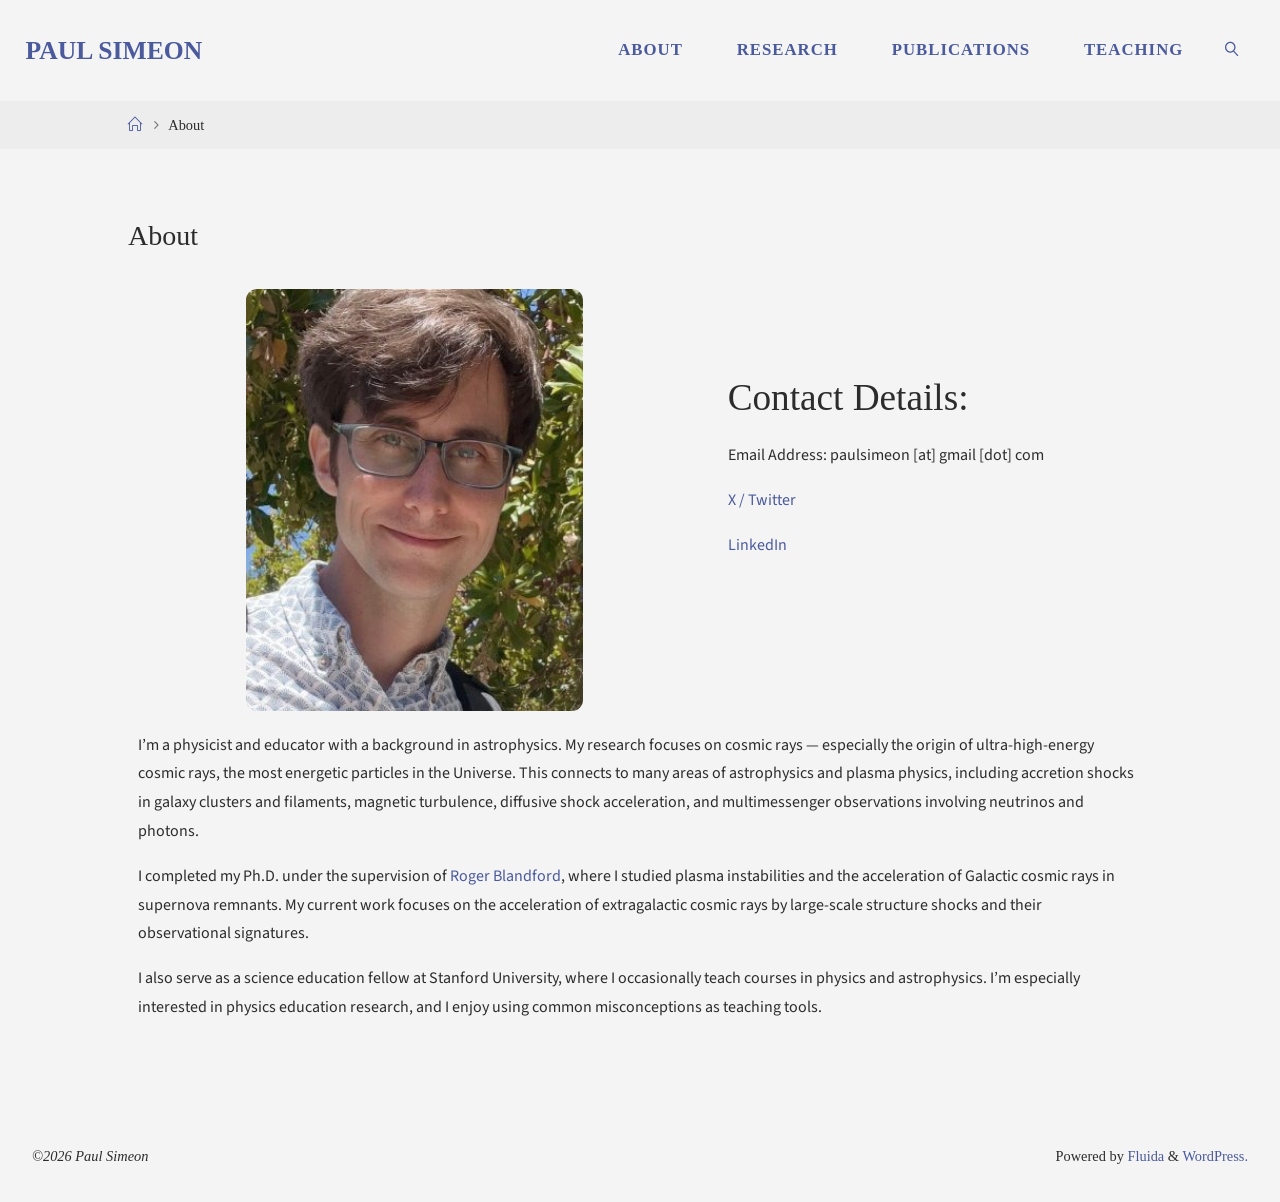
<file: archives/2026/about-2/index.html>
<!DOCTYPE html>

<html lang="en-US">
<head>
<meta content="width=device-width, user-scalable=yes, initial-scale=1.0" name="viewport"/>
<meta content="IE=edge" http-equiv="X-UA-Compatible"/><meta charset="utf-8"/>
<meta content="index, follow, max-image-preview:large, max-snippet:-1, max-video-preview:-1" name="robots"/>
<!-- This site is optimized with the Yoast SEO plugin v28.8 - https://yoast.com/product/yoast-seo-wordpress/ -->
<title>About - Paul Simeon</title>
<meta content="en_US" property="og:locale"/>
<meta content="article" property="og:type"/>
<meta content="About - Paul Simeon" property="og:title"/>
<meta content="  Contact Details: Email Address: paulsimeon [at] gmail [dot] com X / Twitter LinkedIn I’m a physicist and educator with a background in astrophysics. My research focuses on cosmic rays — especially the origin of ultra-high-energy cosmic rays, the most energetic particles in the Universe. This connects to many areas …" property="og:description"/>
<meta content="https://paulsimeon.com/about-2/" property="og:url"/>
<meta content="Paul Simeon" property="og:site_name"/>
<meta content="2025-05-19T22:11:34+00:00" property="article:modified_time"/>
<meta content="https://paulsimeon.com/wp-content/uploads/2023/08/Headshot-2023-07-11-e1693000437315.jpg" property="og:image"/>
<meta content="summary_large_image" name="twitter:card"/>
<meta content="Est. reading time" name="twitter:label1"/>
<meta content="1 minute" name="twitter:data1"/>
<!-- / Yoast SEO plugin. -->
<!-- This site uses the Google Analytics by MonsterInsights plugin v11.3.0 - Using Analytics tracking - https://www.monsterinsights.com/ -->
<!-- Note: MonsterInsights is not currently configured on this site. The site owner needs to authenticate with Google Analytics in the MonsterInsights settings panel. -->
<!-- No tracking code set -->
<!-- / Google Analytics by MonsterInsights -->
<style id="wp-img-auto-sizes-contain-inline-css">
img:is([sizes=auto i],[sizes^="auto," i]){contain-intrinsic-size:3000px 1500px}
/*# sourceURL=wp-img-auto-sizes-contain-inline-css */
</style>
<style id="wp-emoji-styles-inline-css">

	img.wp-smiley, img.emoji {
		display: inline !important;
		border: none !important;
		box-shadow: none !important;
		height: 1em !important;
		width: 1em !important;
		margin: 0 0.07em !important;
		vertical-align: -0.1em !important;
		background: none !important;
		padding: 0 !important;
	}
/*# sourceURL=wp-emoji-styles-inline-css */
</style>
<style id="classic-theme-styles-inline-css">
/*! This file is auto-generated */
.wp-block-button__link{color:#fff;background-color:#32373c;border-radius:9999px;box-shadow:none;text-decoration:none;padding:calc(.667em + 2px) calc(1.333em + 2px);font-size:1.125em}.wp-block-file__button{background:#32373c;color:#fff;text-decoration:none}
/*# sourceURL=/wp-includes/css/classic-themes.min.css */
</style>
<link href="../_assets/3dae867a7c52aef50189.css" id="jetpack-forms-layout-css" media="all" rel="stylesheet"/>
<link href="../_assets/2d235a4a2b312d6668b1.css" id="jetpack-block-paypal-payment-buttons-css" media="all" rel="stylesheet"/>
<link href="../_assets/a1feba4795fe83e7438f.css" id="rswpbs-grid-css" media="all" rel="stylesheet"/>
<link href="../_assets/b6e51c1fe458765d1344.css" id="rswpbs-spacing-css" media="all" rel="stylesheet"/>
<link href="../_assets/fcc2c7fe0a37eb38835e.css" id="fontawesome-v6-css" media="all" rel="stylesheet"/>
<link href="../_assets/9f423a3402d15c99c459.css" id="rswpbs-style-css" media="all" rel="stylesheet"/>
<style id="ce4wp-subscribe-style-inline-css">
.wp-block-ce4wp-subscribe{max-width:840px;margin:0 auto}.wp-block-ce4wp-subscribe .title{margin-bottom:0}.wp-block-ce4wp-subscribe .subTitle{margin-top:0;font-size:0.8em}.wp-block-ce4wp-subscribe .disclaimer{margin-top:5px;font-size:0.8em}.wp-block-ce4wp-subscribe .disclaimer .disclaimer-label{margin-left:10px}.wp-block-ce4wp-subscribe .inputBlock{width:100%;margin-bottom:10px}.wp-block-ce4wp-subscribe .inputBlock input{width:100%}.wp-block-ce4wp-subscribe .inputBlock label{display:inline-block}.wp-block-ce4wp-subscribe .submit-button{margin-top:25px;display:block}.wp-block-ce4wp-subscribe .required-text{display:inline-block;margin:0;padding:0;margin-left:0.3em}.wp-block-ce4wp-subscribe .onSubmission{height:0;max-width:840px;margin:0 auto}.wp-block-ce4wp-subscribe .firstNameSummary .lastNameSummary{text-transform:capitalize}.wp-block-ce4wp-subscribe .ce4wp-inline-notification{display:flex;flex-direction:row;align-items:center;padding:13px 10px;width:100%;height:40px;border-style:solid;border-color:orange;border-width:1px;border-left-width:4px;border-radius:3px;background:rgba(255,133,15,0.1);flex:none;order:0;flex-grow:1;margin:0px 0px}.wp-block-ce4wp-subscribe .ce4wp-inline-warning-text{font-style:normal;font-weight:normal;font-size:16px;line-height:20px;display:flex;align-items:center;color:#571600;margin-left:9px}.wp-block-ce4wp-subscribe .ce4wp-inline-warning-icon{color:orange}.wp-block-ce4wp-subscribe .ce4wp-inline-warning-arrow{color:#571600;margin-left:auto}.wp-block-ce4wp-subscribe .ce4wp-banner-clickable{cursor:pointer}.ce4wp-link{cursor:pointer}

.no-flex{display:block}.sub-header{margin-bottom:1em}


/*# sourceURL=https://paulsimeon.com/wp-content/plugins/creative-mail-by-constant-contact/assets/js/block/subscribe.css */
</style>
<link href="../_assets/0b5733ebae3c4e4d081b.css" id="mediaelement-css" media="all" rel="stylesheet"/>
<link href="../_assets/22b5272be6133ad89fad.css" id="wp-mediaelement-css" media="all" rel="stylesheet"/>
<link href="../_assets/2852eb7e5442d96c2942.css" id="rswpbs-selectize-css" media="all" rel="stylesheet"/>
<link href="../_assets/67249c480d6f5e32f536.css" id="slick-css" media="all" rel="stylesheet"/>
<style id="global-styles-inline-css">
:root{--wp--preset--aspect-ratio--square: 1;--wp--preset--aspect-ratio--4-3: 4/3;--wp--preset--aspect-ratio--3-4: 3/4;--wp--preset--aspect-ratio--3-2: 3/2;--wp--preset--aspect-ratio--2-3: 2/3;--wp--preset--aspect-ratio--16-9: 16/9;--wp--preset--aspect-ratio--9-16: 9/16;--wp--preset--color--black: #000000;--wp--preset--color--cyan-bluish-gray: #abb8c3;--wp--preset--color--white: #ffffff;--wp--preset--color--pale-pink: #f78da7;--wp--preset--color--vivid-red: #cf2e2e;--wp--preset--color--luminous-vivid-orange: #ff6900;--wp--preset--color--luminous-vivid-amber: #fcb900;--wp--preset--color--light-green-cyan: #7bdcb5;--wp--preset--color--vivid-green-cyan: #00d084;--wp--preset--color--pale-cyan-blue: #8ed1fc;--wp--preset--color--vivid-cyan-blue: #0693e3;--wp--preset--color--vivid-purple: #9b51e0;--wp--preset--color--accent-1: #4a5a9d;--wp--preset--color--accent-2: #f42b00;--wp--preset--color--headings: #2c2c2c;--wp--preset--color--sitetext: #2c2c2c;--wp--preset--color--sitebg: #f4f4f4;--wp--preset--gradient--vivid-cyan-blue-to-vivid-purple: linear-gradient(135deg,rgb(6,147,227) 0%,rgb(155,81,224) 100%);--wp--preset--gradient--light-green-cyan-to-vivid-green-cyan: linear-gradient(135deg,rgb(122,220,180) 0%,rgb(0,208,130) 100%);--wp--preset--gradient--luminous-vivid-amber-to-luminous-vivid-orange: linear-gradient(135deg,rgb(252,185,0) 0%,rgb(255,105,0) 100%);--wp--preset--gradient--luminous-vivid-orange-to-vivid-red: linear-gradient(135deg,rgb(255,105,0) 0%,rgb(207,46,46) 100%);--wp--preset--gradient--very-light-gray-to-cyan-bluish-gray: linear-gradient(135deg,rgb(238,238,238) 0%,rgb(169,184,195) 100%);--wp--preset--gradient--cool-to-warm-spectrum: linear-gradient(135deg,rgb(74,234,220) 0%,rgb(151,120,209) 20%,rgb(207,42,186) 40%,rgb(238,44,130) 60%,rgb(251,105,98) 80%,rgb(254,248,76) 100%);--wp--preset--gradient--blush-light-purple: linear-gradient(135deg,rgb(255,206,236) 0%,rgb(152,150,240) 100%);--wp--preset--gradient--blush-bordeaux: linear-gradient(135deg,rgb(254,205,165) 0%,rgb(254,45,45) 50%,rgb(107,0,62) 100%);--wp--preset--gradient--luminous-dusk: linear-gradient(135deg,rgb(255,203,112) 0%,rgb(199,81,192) 50%,rgb(65,88,208) 100%);--wp--preset--gradient--pale-ocean: linear-gradient(135deg,rgb(255,245,203) 0%,rgb(182,227,212) 50%,rgb(51,167,181) 100%);--wp--preset--gradient--electric-grass: linear-gradient(135deg,rgb(202,248,128) 0%,rgb(113,206,126) 100%);--wp--preset--gradient--midnight: linear-gradient(135deg,rgb(2,3,129) 0%,rgb(40,116,252) 100%);--wp--preset--font-size--small: 10px;--wp--preset--font-size--medium: 20px;--wp--preset--font-size--large: 25px;--wp--preset--font-size--x-large: 42px;--wp--preset--font-size--normal: 16px;--wp--preset--font-size--larger: 40px;--wp--preset--spacing--20: 0.44rem;--wp--preset--spacing--30: 0.67rem;--wp--preset--spacing--40: 1rem;--wp--preset--spacing--50: 1.5rem;--wp--preset--spacing--60: 2.25rem;--wp--preset--spacing--70: 3.38rem;--wp--preset--spacing--80: 5.06rem;--wp--preset--shadow--natural: 6px 6px 9px rgba(0, 0, 0, 0.2);--wp--preset--shadow--deep: 12px 12px 50px rgba(0, 0, 0, 0.4);--wp--preset--shadow--sharp: 6px 6px 0px rgba(0, 0, 0, 0.2);--wp--preset--shadow--outlined: 6px 6px 0px -3px rgb(255, 255, 255), 6px 6px rgb(0, 0, 0);--wp--preset--shadow--crisp: 6px 6px 0px rgb(0, 0, 0);}.wp-block-button{--wp--preset--dimension--25: 25%;--wp--preset--dimension--50: 50%;--wp--preset--dimension--75: 75%;--wp--preset--dimension--100: 100%;}:where(body) { margin: 0; }:where(.is-layout-flex){gap: 0.5em;}:where(.is-layout-grid){gap: 0.5em;}body .is-layout-flex{display: flex;}.is-layout-flex{flex-wrap: wrap;align-items: center;}.is-layout-flex > :is(*, div){margin: 0;}body .is-layout-grid{display: grid;}.is-layout-grid > :is(*, div){margin: 0;}body{padding-top: 0px;padding-right: 0px;padding-bottom: 0px;padding-left: 0px;}:root :where(.wp-element-button, .wp-block-button__link){background-color: #32373c;border-width: 0;color: #fff;font-family: inherit;font-size: inherit;font-style: inherit;font-weight: inherit;letter-spacing: inherit;line-height: inherit;padding-top: calc(0.667em + 2px);padding-right: calc(1.333em + 2px);padding-bottom: calc(0.667em + 2px);padding-left: calc(1.333em + 2px);text-decoration: none;text-transform: inherit;}.has-black-color{color: var(--wp--preset--color--black) !important;}.has-cyan-bluish-gray-color{color: var(--wp--preset--color--cyan-bluish-gray) !important;}.has-white-color{color: var(--wp--preset--color--white) !important;}.has-pale-pink-color{color: var(--wp--preset--color--pale-pink) !important;}.has-vivid-red-color{color: var(--wp--preset--color--vivid-red) !important;}.has-luminous-vivid-orange-color{color: var(--wp--preset--color--luminous-vivid-orange) !important;}.has-luminous-vivid-amber-color{color: var(--wp--preset--color--luminous-vivid-amber) !important;}.has-light-green-cyan-color{color: var(--wp--preset--color--light-green-cyan) !important;}.has-vivid-green-cyan-color{color: var(--wp--preset--color--vivid-green-cyan) !important;}.has-pale-cyan-blue-color{color: var(--wp--preset--color--pale-cyan-blue) !important;}.has-vivid-cyan-blue-color{color: var(--wp--preset--color--vivid-cyan-blue) !important;}.has-vivid-purple-color{color: var(--wp--preset--color--vivid-purple) !important;}.has-accent-1-color{color: var(--wp--preset--color--accent-1) !important;}.has-accent-2-color{color: var(--wp--preset--color--accent-2) !important;}.has-headings-color{color: var(--wp--preset--color--headings) !important;}.has-sitetext-color{color: var(--wp--preset--color--sitetext) !important;}.has-sitebg-color{color: var(--wp--preset--color--sitebg) !important;}.has-black-background-color{background-color: var(--wp--preset--color--black) !important;}.has-cyan-bluish-gray-background-color{background-color: var(--wp--preset--color--cyan-bluish-gray) !important;}.has-white-background-color{background-color: var(--wp--preset--color--white) !important;}.has-pale-pink-background-color{background-color: var(--wp--preset--color--pale-pink) !important;}.has-vivid-red-background-color{background-color: var(--wp--preset--color--vivid-red) !important;}.has-luminous-vivid-orange-background-color{background-color: var(--wp--preset--color--luminous-vivid-orange) !important;}.has-luminous-vivid-amber-background-color{background-color: var(--wp--preset--color--luminous-vivid-amber) !important;}.has-light-green-cyan-background-color{background-color: var(--wp--preset--color--light-green-cyan) !important;}.has-vivid-green-cyan-background-color{background-color: var(--wp--preset--color--vivid-green-cyan) !important;}.has-pale-cyan-blue-background-color{background-color: var(--wp--preset--color--pale-cyan-blue) !important;}.has-vivid-cyan-blue-background-color{background-color: var(--wp--preset--color--vivid-cyan-blue) !important;}.has-vivid-purple-background-color{background-color: var(--wp--preset--color--vivid-purple) !important;}.has-accent-1-background-color{background-color: var(--wp--preset--color--accent-1) !important;}.has-accent-2-background-color{background-color: var(--wp--preset--color--accent-2) !important;}.has-headings-background-color{background-color: var(--wp--preset--color--headings) !important;}.has-sitetext-background-color{background-color: var(--wp--preset--color--sitetext) !important;}.has-sitebg-background-color{background-color: var(--wp--preset--color--sitebg) !important;}.has-black-border-color{border-color: var(--wp--preset--color--black) !important;}.has-cyan-bluish-gray-border-color{border-color: var(--wp--preset--color--cyan-bluish-gray) !important;}.has-white-border-color{border-color: var(--wp--preset--color--white) !important;}.has-pale-pink-border-color{border-color: var(--wp--preset--color--pale-pink) !important;}.has-vivid-red-border-color{border-color: var(--wp--preset--color--vivid-red) !important;}.has-luminous-vivid-orange-border-color{border-color: var(--wp--preset--color--luminous-vivid-orange) !important;}.has-luminous-vivid-amber-border-color{border-color: var(--wp--preset--color--luminous-vivid-amber) !important;}.has-light-green-cyan-border-color{border-color: var(--wp--preset--color--light-green-cyan) !important;}.has-vivid-green-cyan-border-color{border-color: var(--wp--preset--color--vivid-green-cyan) !important;}.has-pale-cyan-blue-border-color{border-color: var(--wp--preset--color--pale-cyan-blue) !important;}.has-vivid-cyan-blue-border-color{border-color: var(--wp--preset--color--vivid-cyan-blue) !important;}.has-vivid-purple-border-color{border-color: var(--wp--preset--color--vivid-purple) !important;}.has-accent-1-border-color{border-color: var(--wp--preset--color--accent-1) !important;}.has-accent-2-border-color{border-color: var(--wp--preset--color--accent-2) !important;}.has-headings-border-color{border-color: var(--wp--preset--color--headings) !important;}.has-sitetext-border-color{border-color: var(--wp--preset--color--sitetext) !important;}.has-sitebg-border-color{border-color: var(--wp--preset--color--sitebg) !important;}.has-vivid-cyan-blue-to-vivid-purple-gradient-background{background: var(--wp--preset--gradient--vivid-cyan-blue-to-vivid-purple) !important;}.has-light-green-cyan-to-vivid-green-cyan-gradient-background{background: var(--wp--preset--gradient--light-green-cyan-to-vivid-green-cyan) !important;}.has-luminous-vivid-amber-to-luminous-vivid-orange-gradient-background{background: var(--wp--preset--gradient--luminous-vivid-amber-to-luminous-vivid-orange) !important;}.has-luminous-vivid-orange-to-vivid-red-gradient-background{background: var(--wp--preset--gradient--luminous-vivid-orange-to-vivid-red) !important;}.has-very-light-gray-to-cyan-bluish-gray-gradient-background{background: var(--wp--preset--gradient--very-light-gray-to-cyan-bluish-gray) !important;}.has-cool-to-warm-spectrum-gradient-background{background: var(--wp--preset--gradient--cool-to-warm-spectrum) !important;}.has-blush-light-purple-gradient-background{background: var(--wp--preset--gradient--blush-light-purple) !important;}.has-blush-bordeaux-gradient-background{background: var(--wp--preset--gradient--blush-bordeaux) !important;}.has-luminous-dusk-gradient-background{background: var(--wp--preset--gradient--luminous-dusk) !important;}.has-pale-ocean-gradient-background{background: var(--wp--preset--gradient--pale-ocean) !important;}.has-electric-grass-gradient-background{background: var(--wp--preset--gradient--electric-grass) !important;}.has-midnight-gradient-background{background: var(--wp--preset--gradient--midnight) !important;}.has-small-font-size{font-size: var(--wp--preset--font-size--small) !important;}.has-medium-font-size{font-size: var(--wp--preset--font-size--medium) !important;}.has-large-font-size{font-size: var(--wp--preset--font-size--large) !important;}.has-x-large-font-size{font-size: var(--wp--preset--font-size--x-large) !important;}.has-normal-font-size{font-size: var(--wp--preset--font-size--normal) !important;}.has-larger-font-size{font-size: var(--wp--preset--font-size--larger) !important;}
:root :where(.wp-block-icon svg){width: 24px;}
:where(.wp-block-gallery.is-layout-flex){gap: var( --wp--style--gallery-gap-default, var( --gallery-block--gutter-size, var( --wp--style--block-gap, 0.5em ) ) );}:where(.wp-block-gallery.is-layout-grid){gap: var( --wp--style--gallery-gap-default, var( --gallery-block--gutter-size, var( --wp--style--block-gap, 0.5em ) ) );}
:where(.wp-block-latest-posts.is-layout-flex){gap: 1.25em;}:where(.wp-block-latest-posts.is-layout-grid){gap: 1.25em;}
:where(.wp-block-post-template.is-layout-flex){gap: 1.25em;}:where(.wp-block-post-template.is-layout-grid){gap: 1.25em;}
:where(.wp-block-term-template.is-layout-flex){gap: 1.25em;}:where(.wp-block-term-template.is-layout-grid){gap: 1.25em;}
:where(.wp-block-columns.is-layout-flex){gap: 2em;}:where(.wp-block-columns.is-layout-grid){gap: 2em;}
:root :where(.wp-block-pullquote){font-size: 1.5em;line-height: 1.6;}
/*# sourceURL=global-styles-inline-css */
</style>
<style id="jetpack-stats-inline-css">
img#wpstats{display:none}
/*# sourceURL=jetpack-stats-inline-css */
</style>
<style id="nfd-wonder-blocks-utilities-inline-css">
.nfd-relative{position:relative!important}.-nfd-bottom-1{bottom:-.25rem!important}.-nfd-top-0\.5{top:-.125rem!important}.-nfd-top-1{top:-.25rem!important}.nfd-top-10{top:2.5rem!important}.nfd-col-start-1{grid-column-start:1!important}.nfd-col-start-2{grid-column-start:2!important}.nfd-col-start-3{grid-column-start:3!important}.nfd-col-start-4{grid-column-start:4!important}.nfd-col-start-5{grid-column-start:5!important}.nfd-col-start-6{grid-column-start:6!important}.nfd-col-start-7{grid-column-start:7!important}.nfd-col-end-10{grid-column-end:10!important}.nfd-col-end-11{grid-column-end:11!important}.nfd-col-end-12{grid-column-end:12!important}.nfd-col-end-13{grid-column-end:13!important}.nfd-col-end-7{grid-column-end:7!important}.nfd-col-end-8{grid-column-end:8!important}.nfd-col-end-9{grid-column-end:9!important}.nfd-row-start-1{grid-row-start:1!important}.-nfd-mx-2:not([style*=margin]){margin-left:-.5rem!important;margin-right:-.5rem!important}.nfd-my-0:not([style*=margin]){margin-bottom:0!important;margin-top:0!important}.nfd-mb-8:not([style*=margin]){margin-bottom:2rem!important}.nfd-mt-2:not([style*=margin]){margin-top:.5rem!important}.nfd-mt-8:not([style*=margin]){margin-top:2rem!important}.nfd-mt-\[-100px\]:not([style*=margin]){margin-top:-100px!important}.nfd-grid{display:grid!important}.nfd-h-full{height:100%!important}.nfd-w-full{width:100%!important}.nfd-shrink-0{flex-shrink:0!important}.nfd-grow{flex-grow:1!important}.nfd-grid-cols-11{grid-template-columns:repeat(11,minmax(0,1fr))!important}.nfd-grid-cols-12{grid-template-columns:repeat(12,minmax(0,1fr))!important}.nfd-grid-cols-2{grid-template-columns:repeat(2,minmax(0,1fr))!important}.nfd-grid-rows-1{grid-template-rows:repeat(1,minmax(0,1fr))!important}.nfd-items-center{align-items:center!important}.nfd-gap-y-10{row-gap:2.5rem!important}.nfd-overflow-hidden{overflow:hidden!important}.nfd-border-b{border-bottom-width:1px!important}.nfd-border-dashed{border-style:dashed!important}.nfd-p-0:not([style*=padding]){padding:0!important}.nfd-p-10:not([style*=padding]){padding:2.5rem!important}.nfd-p-2:not([style*=padding]){padding:.5rem!important}.nfd-p-4:not([style*=padding]){padding:1rem!important}.nfd-p-8:not([style*=padding]){padding:2rem!important}.nfd-px-0:not([style*=padding]){padding-left:0!important;padding-right:0!important}.nfd-px-4:not([style*=padding]){padding-left:1rem!important;padding-right:1rem!important}.nfd-px-8:not([style*=padding]){padding-left:2rem!important;padding-right:2rem!important}.nfd-py-0:not([style*=padding]){padding-bottom:0!important;padding-top:0!important}.nfd-py-4:not([style*=padding]){padding-bottom:1rem!important;padding-top:1rem!important}.nfd-py-5:not([style*=padding]){padding-bottom:1.25rem!important;padding-top:1.25rem!important}.nfd-pt-0:not([style*=padding]){padding-top:0!important}.nfd-text-left{text-align:left!important}.nfd-wc-products{self-align:flex-start!important;flex-grow:0!important}.nfd-wc-products>ul{row-gap:calc(var(--wndb--gap--2xl)*var(--wndb--gap--scale-factor))!important}.nfd-wc-products .wc-block-grid__product-image{overflow:hidden!important}.nfd-wc-products .wc-block-grid__product-image img{transition:transform .6s ease-in-out!important}.nfd-wc-products .wc-block-grid__product-image img:hover{transform:scale(1.1)!important}.nfd-wc-products .wc-block-components-product-sale-badge{backdrop-filter:blur(4px)!important;background:hsla(0,0%,100%,.5)!important;border:1px solid hsla(0,0%,100%,.2)!important;border-radius:999px!important;font-size:.8125rem!important;font-weight:700!important;margin:6px!important;padding:4px 12px!important}.nfd-wc-products .wc-block-components-product-sale-badge>span{background:transparent!important}.nfd-wc-products .wc-block-components-product-price{color:inherit!important}.nfd-wc-search .wp-block-search__inside-wrapper{background-color:var(--wndb--color--borders)!important;border:2px solid var(--wndb--color--subtle)!important;border-radius:999px!important;max-width:100%!important;padding:0!important;width:25rem!important}.nfd-wc-search .wp-block-search__inside-wrapper input[type=search]{background:none!important;border:none!important;border-bottom-left-radius:999px!important;border-top-left-radius:999px!important;color:var(--wndb--color--text--contrast)!important;font-size:1.25rem!important;font-weight:500!important;min-height:3.75rem!important;padding-inline:24px!important}.nfd-wc-search .wp-block-search__inside-wrapper:has(button:focus),.nfd-wc-search .wp-block-search__inside-wrapper:has(input[type=search]:focus){outline:2px solid var(--wndb--color--text--contrast)!important;outline-offset:2px!important}.nfd-wc-search .wp-block-search__button{aspect-ratio:1/1!important;background:var(--wndb-gray-800)!important;border-radius:999px!important;height:100%!important;margin-left:0!important;margin-right:2px!important;margin-top:2px!important}.nfd-wc-search .wp-block-search__button:focus,.nfd-wc-search .wp-block-search__button:hover{background:var(--wndb-gray-900)!important;filter:none!important;outline:2px solid var(--wndb-gray-900)!important;outline-offset:2px!important}.nfd-wc-search .wp-block-search__inside-wrapper input[type=search]::-moz-placeholder{color:var(--wndb--color--text--faded)!important}.nfd-wc-search .wp-block-search__inside-wrapper input[type=search]::placeholder{color:var(--wndb--color--text--faded)!important}.nfd-commerce-icons{align-items:center!important;display:flex!important;flex-direction:row!important;gap:8px!important}.nfd-commerce-icons .wc-block-cart-link__text{display:none!important}.nfd-commerce-icons .wp-block-search__button svg,.nfd-commerce-icons svg.wc-block-customer-account__account-icon,.nfd-commerce-icons svg.wc-block-mini-cart__icon{height:28px!important;width:28px!important}.nfd-commerce-icons .wp-block-search__button-only .wp-block-search__button.has-icon{align-items:center!important;background:none!important;color:currentcolor!important;display:flex!important;padding:0!important}.nfd-commerce-icons .wp-block-search__button-only .wp-block-search__input{margin-right:.5em!important}.nfd-commerce-icons .wp-block-woocommerce-customer-account a{padding:0!important}:root{--wndb-mask-color:rgba(0,0,0,.15);--wndb-mask-position:50% 50% at 50% 20%;--wndb-mask-opacity:0.35}[class*=nfd-bg-effect]{isolation:isolate!important;position:relative!important}[class*=nfd-wb-header] [class*=nfd-bg-effect]{z-index:1!important}.has-modal-open [class*=nfd-bg-effect]{isolation:unset!important}.nfd-bg-effect-position-center{--wndb-mask-position:50% 50% at 50% 50%}[class*=nfd-bg-effect]:after{content:""!important;inset:0!important;-webkit-mask-image:radial-gradient(ellipse var(--wndb-mask-position),#000 70%,rgba(0,0,0,.3) 100%)!important;mask-image:radial-gradient(ellipse var(--wndb-mask-position),#000 70%,rgba(0,0,0,.3) 100%)!important;opacity:var(--wndb-mask-opacity)!important;pointer-events:none!important;position:absolute!important;z-index:-1!important}.nfd-bg-effect-dots:after{--wndb-mask-opacity:1;background:radial-gradient(var(--wndb-mask-color) 1px,transparent 1px)!important;background-size:20px 20px!important}.nfd-bg-effect-grid:after{background-image:linear-gradient(to right,var(--wndb-mask-color) 1px,transparent 1px),linear-gradient(to bottom,var(--wndb-mask-color) 1px,transparent 1px)!important;background-size:50px 50px!important}.nfd-bg-effect-grid-perspective{perspective:1000px!important}.has-modal-open .nfd-bg-effect-grid-perspective{perspective:unset!important}.nfd-bg-effect-grid-perspective:after{--wndb-mask-opacity:0.6;background-size:100px 100px!important;transform:rotateX(-60deg) translateZ(0)!important;transform-origin:top!important;transform-style:preserve-3d!important}.nfd-bg-effect-grid-2:after,.nfd-bg-effect-grid-perspective:after{background-image:linear-gradient(to right,var(--wndb-mask-color) 1px,transparent 1px),linear-gradient(to bottom,var(--wndb-mask-color) 1px,transparent 1px)!important}.nfd-bg-effect-grid-2:after{background-size:14px 32px!important}.nfd-bg-effect-grid-3{overflow:hidden!important}.nfd-bg-effect-grid-3:after{background-image:linear-gradient(to right,var(--wndb-mask-color) 1px,transparent 1px),linear-gradient(to bottom,var(--wndb-mask-color) 1px,transparent 1px)!important;background-size:32px 80px!important;right:-40%!important;top:-20%!important;transform:scale(1.5) skew(-30deg,30deg)!important}.nfd-bg-effect-lines:after{--wndb-mask-opacity:0.4;background-image:linear-gradient(to right,var(--wndb-mask-color) 1px,transparent 1px)!important;background-size:48px!important}.nfd-bg-effect-lines-2{--wndb-mask-opacity:0.45;overflow:hidden!important;perspective:1000px!important}.has-modal-open .nfd-bg-effect-lines-2{perspective:unset!important}.nfd-bg-effect-lines-2:after{background-image:linear-gradient(to right,var(--wndb-mask-color) 1px,transparent 1px)!important;background-size:30px!important;right:-40%!important;top:-20%!important;transform:rotateX(-45deg) skew(-16deg) translateZ(0)!important;transform-origin:right!important;transform-style:preserve-3d!important}.nfd-mask-opacity-0:after{--wndb-mask-opacity:0.8}:where(:root){--wndb--max-w--prose:min(65ch,1100px)}.nfd-max-w-prose:not(.nfd-max-w-full),:where(.nfd-text-balance:not(.nfd-max-w-full)){max-width:var(--wndb--max-w--prose)!important}.nfd-max-w-prose:not(.nfd-max-w-full).has-text-align-center,:where(.nfd-text-balance:not(.nfd-max-w-full)).has-text-align-center{margin-inline:auto!important}.nfd-max-w-prose:not(.nfd-max-w-full).has-text-align-right,:where(.nfd-text-balance:not(.nfd-max-w-full)).has-text-align-right{margin-inline-start:auto!important}:where(.nfd-text-balance){text-wrap:balance!important}.nfd-text-balance>h1,.nfd-text-balance>h2,.nfd-text-balance>h3,.nfd-text-balance>h4,.nfd-text-balance>p{text-wrap:balance!important}.nfd-text-pretty,.nfd-text-pretty>h1,.nfd-text-pretty>h2,.nfd-text-pretty>h3,.nfd-text-pretty>h4,.nfd-text-pretty>p{text-wrap:pretty!important}.wp-block-image figcaption{font-weight:400!important;margin-inline:auto!important;max-width:64ch!important;padding-block-start:.5em!important;text-wrap:balance!important}.wp-block-quote>.nfd-text-pretty{font-weight:550;margin-block:.25em}:where(:root){--wndb--text-scale-factor:1;--wndb--text--xs:0.75rem;--wndb--text--sm:0.875rem;--wndb--text--base:1rem;--wndb--text--md:1.125rem;--wndb--text--lg:1.5rem;--wndb--text--xl:2.375rem;--wndb--text--huge:clamp(2.75rem,1.4688rem + 2.5vw,3.5rem);--wndb--text-giga:clamp(3.25rem,2.546875rem + 2.25vw,4.375rem)}.nfd-text-xs:not([class*=font-size]):not([style*=font-size]){font-size:calc(var(--wndb--text--xs)*var(--wndb--text-scale-factor))!important}.nfd-text-xs:not([style*=letter-spacing]){letter-spacing:.05em!important}.nfd-text-sm:not([class*=font-size]):not([style*=font-size]){font-size:calc(var(--wndb--text--sm)*var(--wndb--text-scale-factor))!important}.nfd-text-base:not([class*=font-size]):not([style*=font-size]){font-size:calc(var(--wndb--text--base)*var(--wndb--text-scale-factor))!important}.nfd-text-md:not([class*=font-size]):not([style*=font-size]){font-size:calc(var(--wndb--text--md)*var(--wndb--text-scale-factor))!important}.nfd-text-base:not([style*=line-height]),.nfd-text-md:not([style*=line-height]){line-height:1.6!important}.nfd-text-lg:not([class*=font-size]):not([style*=font-size]){font-size:calc(var(--wndb--text--lg)*var(--wndb--text-scale-factor))!important}.nfd-text-lg:not([style*=line-height]){line-height:1.4!important}.nfd-text-lg:not([style*=letter-spacing]){letter-spacing:0!important}.nfd-text-lg:not([style*=font-weight]){font-weight:500!important}.nfd-text-xl:not([class*=font-size]):not([style*=font-size]){font-size:var(--wndb--text--xl)!important}.nfd-text-xl:not([style*=line-height]){line-height:1.25!important}.nfd-text-xl:not([style*=letter-spacing]){letter-spacing:-.01em!important}.nfd-text-xl:not([style*=font-weight]){font-weight:500!important}:where(.nfd-text-huge:not([class*=font-size]):not([style*=font-size])){font-size:calc(var(--wndb--text--huge)*var(--wndb--text-scale-factor))!important;max-width:var(--wndb--max-w--prose)!important;text-wrap:balance!important}:where(.nfd-text-huge:not([class*=font-size]):not([style*=font-size]).nfd-max-w-container){max-width:var(--wndb--container)!important}:where(.nfd-text-giga:not([class*=font-size]):not([style*=font-size])).has-text-align-center,:where(.nfd-text-huge:not([class*=font-size]):not([style*=font-size])).has-text-align-center{margin-inline:auto!important}:where(.nfd-text-giga:not([class*=font-size]):not([style*=font-size])).has-text-align-right,:where(.nfd-text-huge:not([class*=font-size]):not([style*=font-size])).has-text-align-right{margin-inline-start:auto!important}.nfd-text-huge:not([style*=line-height]){line-height:1.1!important}.nfd-text-huge:not([style*=letter-spacing]){letter-spacing:-.025em!important}.nfd-text-huge:not([style*=font-weight]){font-weight:500!important}:where(.nfd-text-giga:not([class*=font-size]):not([style*=font-size])){font-size:calc(var(--wndb--text-giga)*var(--wndb--text-scale-factor))!important;max-width:var(--wndb--max-w--prose)!important;text-wrap:balance!important}:where(.nfd-text-giga:not([class*=font-size]):not([style*=font-size]).nfd-max-w-container){max-width:var(--wndb--container)!important}.nfd-text-giga:not([style*=line-height]){line-height:1.1!important}.nfd-text-giga:not([style*=letter-spacing]){letter-spacing:-.04em!important}.nfd-text-giga:not([style*=font-weight]){font-weight:500!important}:root{--nfd-wb-anim-transition-duration:1400ms;--nfd-wb-anim-transition-delay:50ms;--nfd-wb-anim-transition-easing-function:cubic-bezier(0.4,1,0.65,1);--nfd-wb-anim-transition:all var(--nfd-wb-anim-transition-duration) var(--nfd-wb-anim-transition-easing-function) var(--nfd-wb-anim-transition-delay)}@media (prefers-reduced-motion:reduce){.nfd-wb-animate{transition:none!important}.nfd-wb-twist-in,[class*=nfd-wb-]{clip-path:none!important;opacity:1!important;transform:none!important}}@media (max-width:782px){body:not(.nfd-wb-editor-animations) .nfd-wb-animate{transition:none!important}body:not(.nfd-wb-editor-animations) .nfd-wb-twist-in,body:not(.nfd-wb-editor-animations) [class*=nfd-wb-]{clip-path:none!important;opacity:1!important;transform:none!important}}.nfd-wb-animate[data-replay-animation]{transition:none!important}[class*=nfd-wb-fade-in]{--nfd-wb-anim-transition:opacity var(--nfd-wb-anim-transition-duration) var(--nfd-wb-anim-transition-easing-function) var(--nfd-wb-anim-transition-delay),transform var(--nfd-wb-anim-transition-duration) var(--nfd-wb-anim-transition-easing-function) var(--nfd-wb-anim-transition-delay);transition:var(--nfd-wb-anim-transition)}.nfd-wb-fade-in-bottom{--nfd-wb-anim-transition-duration:1200ms;opacity:0;transform:translate3d(0,90px,0);transition:var(--nfd-wb-anim-transition)}.nfd-wb-fade-in-bottom-short{transform:translate3d(0,32px,0)}.nfd-wb-fade-in-bottom-short,.nfd-wb-fade-in-top-short{--nfd-wb-anim-transition-duration:600ms;opacity:0;transition:var(--nfd-wb-anim-transition)}.nfd-wb-fade-in-top-short{transform:translate3d(0,-32px,0)}.nfd-wb-fade-in-left-short{transform:translate3d(-32px,0,0)}.nfd-wb-fade-in-left-short,.nfd-wb-fade-in-right-short{--nfd-wb-anim-transition-duration:600ms;opacity:0;transition:var(--nfd-wb-anim-transition)}.nfd-wb-fade-in-right-short{transform:translate3d(32px,0,0)}.nfd-wb-animated-in:not([data-replay-animation])[class*=nfd-wb-fade-in]{opacity:1;transform:translateZ(0)}.nfd-wb-zoom-in{--nfd-wb-anim-transition-duration:1200ms;--nfd-wb-anim-transition:opacity var(--nfd-wb-anim-transition-duration) var(--nfd-wb-anim-transition-easing-function) var(--nfd-wb-anim-transition-delay),transform var(--nfd-wb-anim-transition-duration) var(--nfd-wb-anim-transition-easing-function) var(--nfd-wb-anim-transition-delay);transform:scale3d(.4,.4,.4)}.nfd-wb-zoom-in,.nfd-wb-zoom-in-short{opacity:0;transition:var(--nfd-wb-anim-transition)}.nfd-wb-zoom-in-short{--nfd-wb-anim-transition-duration:600ms;--nfd-wb-anim-transition:opacity var(--nfd-wb-anim-transition-duration) var(--nfd-wb-anim-transition-easing-function) var(--nfd-wb-anim-transition-delay),transform var(--nfd-wb-anim-transition-duration) var(--nfd-wb-anim-transition-easing-function) var(--nfd-wb-anim-transition-delay);transform:scale3d(.92,.92,.92)}.nfd-wb-animated-in:not([data-replay-animation])[class*=nfd-wb-zoom-]{opacity:1;transform:scaleX(1)}div:has(>.nfd-wb-twist-in){perspective:1200px}.nfd-wb-twist-in{--nfd-wb-anim-transition-duration:1000ms;--nfd-wb-anim-transition:opacity var(--nfd-wb-anim-transition-duration) var(--nfd-wb-anim-transition-easing-function) var(--nfd-wb-anim-transition-delay),transform var(--nfd-wb-anim-transition-duration) var(--nfd-wb-anim-transition-easing-function) var(--nfd-wb-anim-transition-delay);opacity:0;transform:translateY(40px) scale(.8) rotateY(30deg) rotate(-12deg) translateZ(0);transition:var(--nfd-wb-anim-transition)}.nfd-wb-animated-in:not([data-replay-animation]).nfd-wb-twist-in{opacity:1;transform:translateY(0) scale(1) rotateY(0deg) rotate(0deg) translateZ(0)}.nfd-wb-reveal-right{--nfd-wb-anim-transition-duration:1500ms;--nfd-wb-anim-transition-easing-function:cubic-bezier(0.4,0,0,1);--nfd-wb-anim-transition:clip-path var(--nfd-wb-anim-transition-duration) var(--nfd-wb-anim-transition-easing-function) var(--nfd-wb-anim-transition-delay);clip-path:inset(0 100% 0 0);transition:var(--nfd-wb-anim-transition)}.nfd-wb-animated-in>.nfd-wb-reveal-right:not([data-replay-animation]){clip-path:inset(0 0 0 0)!important}.nfd-delay-50{--nfd-wb-anim-transition-delay:50ms}.nfd-delay-150{--nfd-wb-anim-transition-delay:150ms}.nfd-delay-300{--nfd-wb-anim-transition-delay:300ms}.nfd-delay-450{--nfd-wb-anim-transition-delay:450ms}.nfd-delay-600{--nfd-wb-anim-transition-delay:600ms}.nfd-delay-750{--nfd-wb-anim-transition-delay:750ms}.nfd-delay-900{--nfd-wb-anim-transition-delay:900ms}.nfd-delay-1050{--nfd-wb-anim-transition-delay:1050ms}.nfd-delay-1200{--nfd-wb-anim-transition-delay:1200ms}.nfd-delay-1350{--nfd-wb-anim-transition-delay:1350ms}.nfd-delay-1500{--nfd-wb-anim-transition-delay:1500ms}:where(:root){--wndb--container:1200px;--wndb--container--wide:1340px}body .is-layout-constrained:has(.nfd-container.is-layout-constrained)>.nfd-container.is-layout-constrained{max-width:unset!important;width:100%!important}.is-layout-constrained.has-global-padding:has(.nfd-container.is-layout-constrained)>.nfd-container.is-layout-constrained{margin-left:calc(var(--wp--style--root--padding-left)*-1)!important;margin-right:calc(var(--wp--style--root--padding-right)*-1)!important;max-width:unset!important;width:unset!important}.editor-styles-wrapper .nfd-container:is(.is-layout-constrained)>:where(:not(.alignleft):not(.alignright):not(.alignfull):not(.alignwide)),.editor-styles-wrapper .nfd-container>:where(.wp-block-cover-is-layout-constrained:not(.alignleft):not(.alignright):not(.alignfull):not(.alignwide)):not([style*=margin]),.nfd-container:is(.is-layout-constrained)>:where(:not(.alignleft):not(.alignright):not(.alignfull):not(.alignwide)),.nfd-container:is(.nfd-my-0)>div,.nfd-container>:where(.wp-block-cover-is-layout-constrained:not(.alignleft):not(.alignright):not(.alignfull):not(.alignwide)){max-width:var(--wndb--container);width:100%}.editor-styles-wrapper .nfd-container:is(.is-layout-constrained)>.alignwide,.nfd-container:is(.is-layout-constrained).alignwide>:where(:not(.alignleft):not(.alignright):not(.alignfull)):not([style*=margin]),.nfd-container:is(.is-layout-constrained)>.alignwide,.nfd-container:is(.nfd-my-0)>.alignwide{max-width:var(--wndb--container--wide);width:100%}.nfd-container:not(.alignfull){padding-inline:var(--wndb--p)!important}.nfd-container:is(.nfd-my-0)>div:not([style*=margin]){margin-inline:auto!important}[class*=nfd-divider-]{position:relative;z-index:13}[class*=nfd-divider-]~[class*=nfd-divider-]{z-index:12!important}[class*=nfd-divider-]~[class*=nfd-divider-]~[class*=nfd-divider-]{z-index:11!important}[class*=nfd-divider-]:before{background:inherit!important;bottom:calc(var(--wndb--divider-size)*-1)!important;content:""!important;height:var(--wndb--divider-size)!important;left:0!important;pointer-events:none!important;position:absolute!important;width:100%!important;z-index:10!important}.nfd-divider-arrow{--wndb--divider-size:16px}.nfd-divider-arrow:before{bottom:calc(var(--wndb--divider-size)*-1)!important;height:calc(var(--wndb--divider-size)*2)!important;left:50%!important;transform:translateX(-50%) rotate(45deg)!important;width:calc(var(--wndb--divider-size)*2)!important}.nfd-divider-clouds{--wndb--divider-size:150px}.nfd-divider-clouds:after,.nfd-divider-clouds:before{background:inherit!important;background-image:url("data:image/svg+xml;charset=utf-8,%3Csvg xmlns='http://www.w3.org/2000/svg' preserveAspectRatio='xMidYMax slice' viewBox='0 0 283.5 27.8'%3E%3Cpath fill='%23fff' d='M0 0v6.7c1.9-.8 4.7-1.4 8.5-1 9.5 1.1 11.1 6 11.1 6s2.1-.7 4.3-.2c2.1.5 2.8 2.6 2.8 2.6s.2-.5 1.4-.7 1.7.2 1.7.2 0-2.1 1.9-2.8 3.6.7 3.6.7.7-2.9 3.1-4.1 4.7 0 4.7 0 1.2-.5 2.4 0 1.7 1.4 1.7 1.4h1.4c.7 0 1.2.7 1.2.7s.8-1.8 4-2.2c3.5-.4 5.3 2.4 6.2 4.4q.6-.6 1.8-.9c2.8-.7 4 .7 4 .7s1.7-5 11.1-6c9.5-1.1 12.3 3.9 12.3 3.9s1.2-4.8 5.7-5.7 6.8 1.8 6.8 1.8.6-.6 1.5-.9c.9-.2 1.9-.2 1.9-.2s5.2-6.4 12.6-3.3c7.3 3.1 4.7 9 4.7 9s1.9-.9 4 0 2.8 2.4 2.8 2.4 1.9-1.2 4.5-1.2 4.3 1.2 4.3 1.2.2-1 1.4-1.7 2.1-.7 2.1-.7-.5-3.1 2.1-5.5 5.7-1.4 5.7-1.4 1.5-2.3 4.2-1.1 1.7 5.2 1.7 5.2.3-.1 1.3.5c.5.4.8.8.9 1.1.5-1.4 2.4-5.8 8.4-4 7.1 2.1 3.5 8.9 3.5 8.9s.8-.4 2 0 1.1 1.1 1.1 1.1 1.1-1.1 2.3-1.1 2.1.5 2.1.5 1.9-3.6 6.2-1.2 1.9 6.4 1.9 6.4 2.6-2.4 7.4 0c3.4 1.7 3.9 4.9 3.9 4.9s3.3-6.9 10.4-7.9 11.5 2.6 11.5 2.6.8 0 1.2.2.9.9.9.9 4.4-3.1 8.3.2c1.9 1.7 1.5 5 1.5 5s.3-1.1 1.6-1.4 2.3.2 2.3.2-.1-1.2.5-1.9 1.9-.9 1.9-.9-4.7-9.3 4.4-13.4c5.6-2.5 9.2.9 9.2.9s5-6.2 15.9-6.2 16.1 8.1 16.1 8.1.7-.2 1.6-.4V0z'/%3E%3C/svg%3E")!important;background-repeat:repeat-x!important;background-size:cover!important;content:""!important;height:var(--wndb--divider-size)!important;left:0!important;pointer-events:none!important;position:absolute!important;top:0!important;width:100%!important;z-index:10!important}.nfd-divider-clouds:after{bottom:0!important;top:auto!important;transform:rotate(180deg)!important}.nfd-divider-ellipse{--wndb--divider-size:50px}.nfd-divider-ellipse:before{clip-path:ellipse(50% var(--wndb--divider-size) at 50% 0)!important}.nfd-divider-rounded:not([style*=-radius]){--wndb--divider-size:50px}.nfd-divider-rounded:before:not([style*=-radius]){border-bottom-left-radius:var(--wndb--divider-size)!important;border-bottom-right-radius:var(--wndb--divider-size)!important}.nfd-divider-slant,.nfd-divider-slant-invert{--wndb--divider-size:80px}.nfd-divider-slant:before{bottom:calc(var(--wndb--divider-size)*-1 + 1px)!important;clip-path:polygon(0 0,100% 0,0 100%)!important}.nfd-divider-slant-invert:before{bottom:calc(var(--wndb--divider-size)*-1 + 1px)!important;clip-path:polygon(0 0,100% 0,100% 100%)!important}.nfd-divider-triangle{--wndb--divider-size:80px}.nfd-divider-triangle:before{bottom:calc(var(--wndb--divider-size)*-1 + 1px)!important;clip-path:polygon(0 0,100% 0,50% 100%)!important}.nfd-divider-zigzag{--wndb--divider-size:8px}.nfd-divider-zigzag:before{-webkit-mask:conic-gradient(from -45deg at bottom,#0000,#000 1deg 89deg,#0000 90deg) 50% /calc(var(--wndb--divider-size)*2) 100%!important;mask:conic-gradient(from -45deg at bottom,#0000,#000 1deg 89deg,#0000 90deg) 50% /calc(var(--wndb--divider-size)*2) 100%!important}:where(:root){--wndb--divider-size:0px}:where(:root){--nfd-opacity-preview:0.3}@media (min-width:1025px){body:not(.block-editor-page) :not(.is-desktop-preview) .nfd-hide-desktop{display:none!important}}@media (max-width:767px){body:not(.block-editor-page) :not(.is-mobile-preview) .nfd-hide-mobile{display:none!important}.nfd-align-mobile-left{text-align:left!important}.nfd-align-mobile-center{text-align:center!important}.nfd-align-mobile-right{text-align:right!important}.nfd-align-mobile-justify{text-align:justify!important}.wp-block-group-is-layout-flex.is-vertical p[class^=nfd-align-mobile-]{width:100%!important}}@media (min-width:768px) and (max-width:1024px){body:not(.block-editor-page) :not(.is-tablet-preview) .nfd-hide-tablet{display:none!important}.nfd-align-tablet-left{text-align:left!important}.nfd-align-tablet-center{text-align:center!important}.nfd-align-tablet-right{text-align:right!important}.nfd-align-tablet-justify{text-align:justify!important}.wp-block-group-is-layout-flex.is-vertical p[class^=nfd-align-tablet-]{width:100%!important}}.is-root-container.is-desktop-preview .nfd-hide-desktop,.is-root-container.is-mobile-preview .nfd-hide-mobile,.is-root-container.is-tablet-preview .nfd-hide-tablet{opacity:var(--nfd-opacity-preview)!important}@media (max-width:767px){.nfd-swiper-enabled{display:flex!important;flex-wrap:nowrap!important;gap:12px!important;margin-right:calc(var(--wp--style--root--padding-right, 0px)*-1)!important;overflow-x:auto!important;overflow-y:hidden!important;width:calc(100% + var(--wp--style--root--padding-right, 0px))!important;-webkit-overflow-scrolling:touch!important;padding-left:16px!important;padding-right:0!important;scroll-snap-type:x mandatory!important;scrollbar-width:none!important}.nfd-swiper-enabled::-webkit-scrollbar{display:none!important}.nfd-swiper-enabled.wp-block-column>*,.nfd-swiper-enabled.wp-block-columns>.wp-block-column{flex:0 0 calc(75% - 6px)!important;min-width:260px!important;scroll-snap-align:start!important;scroll-snap-stop:always!important}.nfd-swiper-enabled .wp-block-column,.nfd-swiper-enabled .wp-block-cover,.nfd-swiper-enabled .wp-block-image,.nfd-swiper-enabled figure{margin:0!important}.nfd-swiper-enabled [style*="min-width:"],.nfd-swiper-enabled [style*="width:"]{max-width:100%!important}}.nfd-grid-cols-1-2-1{grid-template-columns:1fr 2fr 1fr!important}:where(:root){--wndb--padding-factor:1;--wndb--p:2.375rem;--wndb--p--xs:0.75rem;--wndb--p--sm:1.5rem;--wndb--p--md:2rem;--wndb--p--lg:clamp(3.5rem,7vw,6.25rem);--wndb--p--square:2.5rem;--wndb--p--square-lg:4rem}.nfd-p-card-sm:not([style*=padding]){padding:calc(var(--wndb--p--xs)*var(--wndb--padding-factor)) calc(var(--wndb--p--sm)*var(--wndb--padding-factor))!important}.nfd-p-card-md:not([style*=padding]){padding:calc(var(--wndb--p--sm)*var(--wndb--padding-factor)) calc(var(--wndb--p--md)*var(--wndb--padding-factor))!important}.nfd-p-card-lg:not([style*=padding]){padding:calc(var(--wndb--p--md)*var(--wndb--padding-factor)) calc(var(--wndb--p--md)*var(--wndb--padding-factor))!important}@media screen and (min-width:782px){.nfd-p-card-lg:not([style*=padding]){padding:calc(var(--wndb--p--md)*var(--wndb--padding-factor)) calc(var(--wndb--p--md)*1.5*var(--wndb--padding-factor))!important}}.nfd-p-card-square-lg:not([style*=padding]),.nfd-p-card-square:not([style*=padding]){padding:calc(var(--wndb--p--square)*var(--wndb--padding-factor))!important}@media screen and (min-width:782px){.nfd-p-card-square-lg:not([style*=padding]){padding:calc(var(--wndb--p--square-lg)*var(--wndb--padding-factor))!important}}.nfd-p-xs:not([style*=padding]){padding:calc(var(--wndb--p--xs)*var(--wndb--padding-factor))!important}.nfd-py-xs:not([style*=padding]){padding-block:calc(var(--wndb--p--xs)*var(--wndb--padding-factor))!important}.nfd-pt-xs:not([style*=padding]){padding-block-start:calc(var(--wndb--p--xs)*var(--wndb--padding-factor))!important}.nfd-px-xs:not([style*=padding]){padding-inline:calc(var(--wndb--p--xs)*var(--wndb--padding-factor))!important}.nfd-p-sm:not([style*=padding]){padding:calc(var(--wndb--p--sm)*var(--wndb--padding-factor))!important}.nfd-px-sm:not([style*=padding]){padding-inline:calc(var(--wndb--p--sm)*var(--wndb--padding-factor))!important}.nfd-py-sm:not([style*=padding]){padding-block:calc(var(--wndb--p--sm)*var(--wndb--padding-factor))!important}.nfd-pt-sm:not([style*=padding]){padding-block-start:calc(var(--wndb--p--sm)*var(--wndb--padding-factor))!important}.nfd-pb-sm:not([style*=padding]){padding-block-end:calc(var(--wndb--p--sm)*var(--wndb--padding-factor))!important}.nfd-pl-sm:not([style*=padding]){padding-left:calc(var(--wndb--p--sm)*var(--wndb--padding-factor))!important}.nfd-p-md:not([style*=padding]){padding:calc(var(--wndb--p--md)*var(--wndb--padding-factor))!important}.nfd-px-md:not([style*=padding]){padding-inline:calc(var(--wndb--p--md)*var(--wndb--padding-factor))!important}.nfd-py-md:not([style*=padding]){padding-block:calc(var(--wndb--p--md)*var(--wndb--padding-factor))!important}.nfd-pt-md:not([style*=padding]){padding-block-start:calc(var(--wndb--p--md)*var(--wndb--padding-factor))!important}.nfd-pb-md:not([style*=padding]){padding-block-end:calc(var(--wndb--p--md)*var(--wndb--padding-factor))!important}.nfd-p-lg:not([style*=padding]){padding:calc(var(--wndb--p--lg)*var(--wndb--padding-factor)) calc(var(--wndb--p--md)*var(--wndb--padding-factor))!important}.nfd-py-lg:not([style*=padding]){padding-block:calc(var(--wndb--p--lg)*var(--wndb--padding-factor))!important}.nfd-pt-lg:not([style*=padding]){padding-block-start:calc(var(--wndb--p--lg)*var(--wndb--padding-factor))!important}.nfd-pb-lg:not([style*=padding]){padding-block-end:calc(var(--wndb--p--lg)*var(--wndb--padding-factor))!important}.nfd-pl-offset-md:not([style*=padding]){margin-left:calc(var(--wndb--p--md)*var(--wndb--padding-factor)*-1)!important;padding-left:calc(var(--wndb--p--md)*var(--wndb--padding-factor) - 3px)!important}.editor-styles-wrapper .nfd-overlap-x,.nfd-overlap-x{gap:0}.nfd-overlap-x>:not(:first-child){margin-inline-start:-1.275rem!important}@media (min-width:768px){.-nfd-translate-y-1\/2{margin-bottom:-100px!important;transform:translateY(-50%)!important}.-nfd-translate-y-1\/3{margin-bottom:-100px!important;transform:translateY(-33%)!important}.nfd-overlap-x-lg{transform:translateX(-150px)!important;width:calc(100% + 150px)!important}}.nfd-pseudo-play-icon{align-items:center!important;display:flex!important;justify-content:center!important;position:relative!important}.nfd-pseudo-play-icon>a{inset:0!important;position:absolute!important}:not(.is-root-container) .nfd-pseudo-play-icon>a{text-indent:-9999px!important}.nfd-pseudo-play-icon:before{backdrop-filter:blur(3px)!important;background:hsla(0,0%,100%,.1)!important;border-radius:100%!important;content:""!important;height:3rem!important;left:50%!important;opacity:1!important;pointer-events:none!important;position:absolute!important;top:50%!important;transform:translate(-50%,-50%)!important;transition:all .2s ease!important;width:3rem!important}.nfd-pseudo-play-icon:has(a:hover):before{background:hsla(0,0%,100%,.3)!important;height:4rem!important;width:4rem!important}.nfd-pseudo-play-icon:after{border-style:solid!important;border-bottom:10px solid transparent!important;border-left:16px solid!important;border-right:0!important;border-top:10px solid transparent!important;content:""!important;height:16px!important;height:0!important;left:50%!important;margin-left:2px!important;pointer-events:none!important;position:absolute!important;top:50%!important;transform:translate(-50%,-50%)!important;width:16px!important;width:0!important}.entry-content>.wp-block-group.has-background+.wp-block-group.has-background:not([style*=margin-top]),.entry-content>.wp-block-group.has-background+[class*=nfd-theme-]:not([style*=margin-top]),.entry-content>[class*=nfd-theme-]+.wp-block-group.has-background:not([style*=margin-top]),.entry-content>[class*=nfd-theme-]+[class*=nfd-theme-]:not([style*=margin-top]){margin-block-start:0!important}:where(:root){--wndb--gap--scale-factor:1;--wndb--gap--xs:0.25rem;--wndb--gap--sm:0.5rem;--wndb--gap--md:1rem;--wndb--gap--lg:1.5rem;--wndb--gap--xl:2rem;--wndb--gap--2xl:2.5rem;--wndb--gap--3xl:3.5rem;--wndb--gap--4xl:6rem}.editor-styles-wrapper .nfd-gap-0,.nfd-gap-0{gap:0}.editor-styles-wrapper .nfd-gap-xs,.nfd-gap-xs{gap:calc(var(--wndb--gap--xs)*var(--wndb--gap--scale-factor))}.editor-styles-wrapper .nfd-gap-sm,.nfd-gap-sm{gap:calc(var(--wndb--gap--sm)*var(--wndb--gap--scale-factor))}.editor-styles-wrapper .nfd-gap-md,.nfd-gap-md{gap:calc(var(--wndb--gap--md)*var(--wndb--gap--scale-factor))}.editor-styles-wrapper .nfd-gap-lg,.nfd-gap-lg{gap:calc(var(--wndb--gap--lg)*var(--wndb--gap--scale-factor))}.editor-styles-wrapper .nfd-gap-xl,.nfd-gap-xl{gap:calc(var(--wndb--gap--xl)*var(--wndb--gap--scale-factor))}.editor-styles-wrapper .nfd-gap-2xl,.nfd-gap-2xl{gap:calc(var(--wndb--gap--2xl)*var(--wndb--gap--scale-factor))}.editor-styles-wrapper .nfd-gap-3xl,.nfd-gap-3xl{gap:calc(var(--wndb--gap--3xl)*var(--wndb--gap--scale-factor))}.editor-styles-wrapper .nfd-gap-4xl,.nfd-gap-4xl{gap:calc(var(--wndb--gap--4xl)*var(--wndb--gap--scale-factor))}.editor-styles-wrapper .nfd-gap-x-4xl,.nfd-gap-x-4xl{-moz-column-gap:calc(var(--wndb--gap--4xl)*var(--wndb--gap--scale-factor));column-gap:calc(var(--wndb--gap--4xl)*var(--wndb--gap--scale-factor))}.editor-styles-wrapper .nfd-gap-x-lg,.nfd-gap-x-lg{-moz-column-gap:calc(var(--wndb--gap--lg)*var(--wndb--gap--scale-factor));column-gap:calc(var(--wndb--gap--lg)*var(--wndb--gap--scale-factor))}.editor-styles-wrapper .nfd-gap-y-lg,.nfd-gap-y-lg{row-gap:calc(var(--wndb--gap--lg)*var(--wndb--gap--scale-factor))}.editor-styles-wrapper .nfd-gap-y-xl,.nfd-gap-y-xl{row-gap:calc(var(--wndb--gap--xl)*var(--wndb--gap--scale-factor))}.editor-styles-wrapper .nfd-gap-y-2xl,.nfd-gap-y-2xl{row-gap:calc(var(--wndb--gap--2xl)*var(--wndb--gap--scale-factor))}.editor-styles-wrapper .nfd-gap-y-3xl,.nfd-gap-y-3xl{row-gap:calc(var(--wndb--gap--3xl)*var(--wndb--gap--scale-factor))}.nfd-border-2{border-bottom-width:2px!important}.nfd-border-strong:not([style*=border-color]):not([style*=border-top-color]):not([style*=border-right-color]):not([style*=border-bottom-color]):not([style*=border-left-color]):not(.has-border-color){border-color:var(--wndb-color--borders-strong)!important}.nfd-border-light:not([style*=border-color]):not([style*=border-top-color]):not([style*=border-right-color]):not([style*=border-bottom-color]):not([style*=border-left-color]):not(.has-border-color){border-color:var(--wndb--color--borders-light)!important}:where(:root){--wndb--button--outline-width:0px;--wndb--button-sm--font-size:1rem;--wndb--button-lg-x:2rem;--wndb--button-lg-y:0.75rem;--wndb--button-lg--font-size:1.125rem;--wndb--button-xl-x:3rem;--wndb--button-xl-y:1rem;--wndb--button-xl--font-size:1.125rem}[class*=nfd-btn].is-style-outline{--wndb--button--outline-width:2px}[class*=nfd-btn]>.wp-block-button__link:not([style*=padding]){padding:calc(.625rem - var(--wndb--button--outline-width)) calc(1.125rem - var(--wndb--button--outline-width))!important}.nfd-btn-sm>.wp-block-button__link:not([style*=padding]){padding:calc(.375rem - var(--wndb--button--outline-width)) calc(1rem - var(--wndb--button--outline-width))!important}.nfd-btn-sm:not(.has-custom-font-size)>.wp-block-button__link:not([style*=font-size]){font-size:var(--wndb--button-sm--font-size)!important}.nfd-btn-lg>.wp-block-button__link:not([style*=padding]){padding:calc(var(--wndb--button-lg-y) - var(--wndb--button--outline-width)) var(--wndb--button-lg-x)!important}.nfd-btn-lg:not(.has-custom-font-size)>.wp-block-button__link:not([style*=font-size]){font-size:var(--wndb--button-lg--font-size)!important}.nfd-btn-lg:not([style*=font-weight])>.wp-block-button__link{font-weight:600!important}.nfd-btn-xl>.wp-block-button__link:not([style*=padding]){padding:calc(var(--wndb--button-xl-y) - var(--wndb--button--outline-width)) var(--wndb--button-xl-x)!important}.nfd-btn-xl:not(.has-custom-font-size)>.wp-block-button__link:not([style*=font-size]){font-size:var(--wndb--button-xl--font-size)!important}.nfd-btn-xl:not([style*=font-weight])>.wp-block-button__link{font-weight:600!important}.nfd-btn-wide>.wp-block-button__link:not([style*=padding]){padding:calc(.625rem - var(--wndb--button--outline-width)) calc(2rem - var(--wndb--button--outline-width))!important}[class*=nfd-btn]:is(.is-style-outline)>.wp-block-button__link:not(.has-text-color){color:var(--wndb--color--text--contrast)!important}.nfd-btn:is(.is-style-outline)>.wp-block-button__link:not(.has-text-color):hover{--wndb--color--text--contrast:var(--wndb-gray-900);border-color:var(--wndb-white)!important}[class*=nfd-button]>.wp-block-button__link:not(.has-background):hover{filter:brightness(.8)!important}.nfd-theme-primary [class*=nfd-btn]:not(.is-style-outline):not(.nfd-btn-secondary):not(.nfd-btn-tertiary)>.wp-block-button__link:not(.has-background){background-color:var(--wndb-gray-800)!important}.nfd-theme-primary
	[class*=nfd-btn]:not(.is-style-outline):not(.nfd-btn-secondary):not(.nfd-btn-tertiary)>.wp-block-button__link:not(.has-background):hover{background-color:var(--wndb-gray-900)!important}.nfd-theme-primary
	[class*=nfd-btn]:is(.is-style-outline):not(.nfd-btn-secondary):not(.nfd-btn-tertiary)>.wp-block-button__link:not(.has-background):not(.has-text-color):hover{background-color:var(--wndb-white)!important;border-color:var(--wndb-white)!important;color:var(--wndb-gray-900)!important}.nfd-btn-secondary:is(.is-style-outline)>.wp-block-button__link:not(.has-text-color):hover{--wndb--color--text--contrast:var(--wndb-gray-900);border-color:var(--wndb-white)!important}.nfd-btn-secondary:not(.is-style-outline)>.wp-block-button__link:not(.has-text-color){color:var(--wndb-white)!important}.nfd-btn-secondary:not(.is-style-outline)>.wp-block-button__link:not(.has-background){background-color:var(--wndb-gray-800)!important}.nfd-btn-secondary:not(.is-style-outline)>.wp-block-button__link:not(.has-background):hover{background-color:var(--wndb-gray-900)!important}.nfd-theme-dark .nfd-btn-secondary:not(.is-style-outline)>.wp-block-button__link:not(.has-background),.nfd-theme-darker .nfd-btn-secondary:not(.is-style-outline)>.wp-block-button__link:not(.has-background){background-color:var(--wndb-white)!important}.nfd-theme-dark .nfd-btn-secondary:not(.is-style-outline)>.wp-block-button__link:not(.has-text-color),.nfd-theme-darker .nfd-btn-secondary:not(.is-style-outline)>.wp-block-button__link:not(.has-text-color){color:var(--wndb-gray-900)!important}.nfd-theme-dark .nfd-btn-secondary:not(.is-style-outline)>.wp-block-button__link:not(.has-background):hover,.nfd-theme-darker .nfd-btn-secondary:not(.is-style-outline)>.wp-block-button__link:not(.has-background):hover{background-color:var(--wndb-white)!important;color:var(--wndb-gray-900)!important;filter:brightness(.8)!important}.nfd-btn-tertiary:is(.is-style-outline)>.wp-block-button__link:not(.has-text-color):hover{--wndb--color--text--contrast:var(--wndb-gray-900)}.nfd-btn-tertiary:is(.is-style-outline)>.wp-block-button__link:not([class*=-border-color]){border-color:var(--wndb--color--subtle)!important}.nfd-btn-tertiary:not(.is-style-outline)>.wp-block-button__link:not(.has-text-color){color:var(--wndb--color--text--contrast)!important}.nfd-btn-tertiary:not(.is-style-outline)>.wp-block-button__link:not(.has-background){background-color:var(--wndb--color--borders)!important}.nfd-btn-tertiary:not(.is-style-outline)>.wp-block-button__link:not(.has-background):hover{--wndb--color--borders:var(--wndb--color--subtle)}:where(:root){--wndb--shadow--xs:0 1px 2px 0 rgba(18,18,23,.065);--wndb--shadow--sm:0 1px 3px 0 rgba(18,18,23,.1),0 1px 2px 0 rgba(18,18,23,.06)}.nfd-shadow-xs:not([style*=box-shadow]){box-shadow:var(--wndb--shadow--xs)!important}.nfd-shadow-sm:not([style*=box-shadow]){box-shadow:var(--wndb--shadow--sm)!important}.nfd-bg-subtle.nfd-shadow-xs:not([style*=box-shadow]),.nfd-theme-light .nfd-shadow-xs:not([style*=box-shadow]){--wndb--shadow--xs:none}:where(:root){--wndb--rounded--scale-factor:1;--wndb--border--radius--sm:0.25rem;--wndb--border--radius--md:0.5rem;--wndb--border--radius--lg:0.75rem;--wndb--border--radius--xl:1rem}[class*=nfd-rounded]:not([style*=-radius]),[class*=nfd-rounded]:not([style*=-radius])>.components-resizable-box__container>img:not([style*=-radius]),[class*=nfd-rounded]:not([style*=-radius])>.wp-element-button:not([style*=-radius]),[class*=nfd-rounded]:not([style*=-radius])>a>img,[class*=nfd-rounded]:not([style*=-radius])>img{border-radius:calc(var(--wndb--border--radius)*var(--wndb--rounded--scale-factor))!important}[class*=nfd-rounded-t-]:not([style*=-radius]),[class*=nfd-rounded-t-]:not([style*=-radius])>.components-resizable-box__container>img:not([style*=-radius]),[class*=nfd-rounded-t-]:not([style*=-radius])>.wp-element-button:not([style*=-radius]),[class*=nfd-rounded-t-]:not([style*=-radius])>a>img,[class*=nfd-rounded-t-]:not([style*=-radius])>img{border-radius:calc(var(--wndb--border--radius)*var(--wndb--rounded--scale-factor)) calc(var(--wndb--border--radius)*var(--wndb--rounded--scale-factor)) 0 0!important}.nfd-overflow-hidden.nfd-rounded-xl iframe:not([style*=-radius]){border-radius:calc(var(--wndb--border--radius--md)*var(--wndb--rounded--scale-factor))!important}.nfd-rounded-none:not([style*=-radius]){--wndb--border--radius:0}.nfd-rounded-sm:not([style*=-radius]){--wndb--border--radius:var(--wndb--border--radius--sm)}.nfd-rounded,.nfd-rounded-md,.nfd-rounded-t-md:not([style*=-radius]){--wndb--border--radius:var(--wndb--border--radius--md)}.nfd-rounded-lg,.nfd-rounded-t-lg:not([style*=-radius]){--wndb--border--radius:var(--wndb--border--radius--lg)}.nfd-rounded-t-xl:not([style*=-radius]),.nfd-rounded-xl{--wndb--border--radius:var(--wndb--border--radius--xl)}.nfd-rounded-full:not([style*=-radius]){--wndb--border--radius:9999px}:where(:root){--wndb-gray:#6c6c89;--wndb-gray-50:#f7f7f8;--wndb-gray-100:#ebebef;--wndb-gray-150:#e5e5e9;--wndb-gray-200:#d1d1db;--wndb-gray-300:#a9a9bc;--wndb-gray-400:#8a8aa3;--wndb-gray-500:#6c6c89;--wndb-gray-600:#55556d;--wndb-gray-700:#3f3f50;--wndb-gray-800:#1d1d22;--wndb-gray-900:#121217;--wndb-white:#fff;--wndb-white-50:hsla(0,0%,100%,.05);--wndb-white-100:hsla(0,0%,100%,.1);--wndb-white-150:hsla(0,0%,100%,.15);--wndb-white-200:hsla(0,0%,100%,.2);--wndb-white-300:hsla(0,0%,100%,.3);--wndb-white-400:hsla(0,0%,100%,.4);--wndb-white-500:hsla(0,0%,100%,.5);--wndb-white-600:hsla(0,0%,100%,.6);--wndb-white-700:hsla(0,0%,100%,.7);--wndb-white-800:hsla(0,0%,100%,.8);--wndb-white-900:hsla(0,0%,100%,.9);--wndb--color--primary:#00f;--wndb--color--secondary:#00f;--wndb--color--surface:var(--wndb-gray-50);--wndb--color--text:var(--wndb-gray-800);--wndb--color--text--contrast:var(--wndb-gray-900);--wndb--color--text--faded:var(--wndb-gray-600);--wndb--color--borders:var(--wndb-gray-150);--wndb--color--borders-light:var(--wndb-gray-100);--wndb--color--borders-strong:var(--wndb--color--text--faded);--wndb--color--subtle:var(--wndb-gray-200);--wndb--color--links:var(--wndb--color--primary);--wndb--color--body:var(--wndb--color--surface)}.is-style-nfd-theme-white,.nfd-theme-white:not([class*=is-style-nfd-theme]){--wndb--color--borders:var(--wndb-gray-150);--wndb--color--borders-light:var(--wndb-gray-100);--wndb--color--links:var(--wndb--color--primary);--wndb--color--subtle:var(--wndb-gray-200);--wndb--color--surface:var(--wndb-white);--wndb--color--text--contrast:var(--wndb-gray-900);--wndb--color--text--faded:var(--wndb-gray-700);--wndb--color--text:var(--wndb-gray-800)}.is-style-nfd-theme-light,.nfd-theme-light:not([class*=is-style-nfd-theme]){--wndb--color--borders:var(--wndb-gray-150);--wndb--color--borders-light:var(--wndb-gray-150);--wndb--color--links:var(--wndb--color--primary);--wndb--color--subtle:var(--wndb-gray-200);--wndb--color--surface:var(--wndb-gray-50);--wndb--color--text--contrast:var(--wndb-gray-900);--wndb--color--text--faded:var(--wndb-gray-700);--wndb--color--text:var(--wndb-gray-800)}.is-style-nfd-theme-dark,.nfd-theme-dark:not([class*=is-style-nfd-theme]){--wndb--color--borders:var(--wndb-white-100);--wndb--color--borders-light:var(--wndb--color--borders);--wndb--color--subtle:var(--wndb-white-200);--wndb--color--surface:var(--wndb-gray-800);--wndb--color--text--contrast:var(--wndb-white);--wndb--color--text--faded:var(--wndb-white-800);--wndb--color--text:var(--wndb-white);--wndb--shadow--sm:none;--wndb--shadow--xs:none;--wndb-mask-color:hsla(0,0%,100%,.12)}.is-style-nfd-theme-darker,.nfd-theme-darker:not([class*=is-style-nfd-theme]){--wndb--color--borders:var(--wndb-white-100);--wndb--color--borders-light:var(--wndb--color--borders);--wndb--color--subtle:var(--wndb-white-200);--wndb--color--surface:var(--wndb-gray-900);--wndb--color--text--contrast:var(--wndb-white);--wndb--color--text--faded:var(--wndb-white-800);--wndb--color--text:var(--wndb-white);--wndb--shadow--sm:none;--wndb--shadow--xs:none;--wndb-mask-color:hsla(0,0%,100%,.12)}.is-style-nfd-theme-primary,.nfd-theme-primary:not([class*=is-style-nfd-theme]){--wndb--color--borders:var(--wndb-white-100);--wndb--color--borders-light:var(--wndb--color--borders);--wndb--color--subtle:var(--wndb-white-200);--wndb--color--surface:var(--wndb--color--primary);--wndb--color--text--contrast:var(--wndb-white);--wndb--color--text--faded:var(--wndb-white-900);--wndb--color--text:var(--wndb-white);--wndb--color--links:var(--wndb-white);--wndb--shadow--sm:none;--wndb--shadow--xs:none;--wndb-mask-color:hsla(0,0%,100%,.12)}.is-style-nfd-theme-primary-15,.nfd-theme-primary-15:not([class*=is-style-nfd-theme]){--wndb--color--borders:color-mix(in srgb,var(--wndb--color--primary) 25%,#fff);--wndb--color--borders-light:color-mix(in srgb,var(--wndb--color--primary) 15%,#fff);--wndb--color--subtle:color-mix(in srgb,var(--wndb--color--primary) 30%,#fff);--wndb--color--surface:color-mix(in srgb,var(--wndb--color--primary) 15%,#fff)}.nfd-bg-surface:not(.has-background),[class*=is-style-nfd-theme]:not(.has-background){background-color:var(--wndb--color--surface)!important}.nfd-bg-surface:not(.has-text-color),[class*=is-style-nfd-theme]:not(.has-text-color){color:var(--wndb--color--text)!important}.nfd-text-faded p:not(.has-text-color):not(.has-link-color):not(.has-background):not(.nfd-text-primary),.nfd-text-faded time:not(.has-text-color):not(.has-background),.nfd-text-faded>a:not(.has-text-color):not(.has-link-color):not(.has-background),ol.nfd-text-faded:not(.has-text-color):not(.has-link-color):not(.has-background):not(.nfd-text-primary),p.nfd-text-faded:not(.has-text-color):not(.has-link-color):not(.has-background),ul.nfd-text-faded:not(.has-text-color):not(.has-link-color):not(.has-background):not(.nfd-text-primary){color:var(--wndb--color--text--faded)!important}.editor-styles-wrapper div .nfd-text-contrast:where(:not(.has-text-color)),.editor-styles-wrapper div :where(.nfd-text-contrast:not(.has-text-color):not(.wp-element-button)) a:where(:not(:hover)),.wp-site-blocks .nfd-text-contrast:where(:not(.has-text-color)),.wp-site-blocks .nfd-text-contrast:where(:not(.has-text-color)) a:where(:not(:hover)){color:var(--wndb--color--text--contrast)}.nfd-bg-surface .wp-block-separator:not(.has-background):not(.has-text-color):not(.nfd-border-strong),.nfd-bg-surface [style*=border]:not([class*=border-color]):not([style*=border-top-color]):not([style*=border-right-color]):not([style*=border-bottom-color]):not([style*=border-left-color]):not(.nfd-border-strong),.nfd-bg-surface [style*=border]:not([class*=border-color]):not([style*=border-top-color]):not([style*=border-right-color]):not([style*=border-bottom-color]):not([style*=border-left-color])>img:not(.has-border-color):not([class*=border-color]):not([style*=border-top-color]):not([style*=border-right-color]):not([style*=border-bottom-color]):not([style*=border-left-color]),.nfd-bg-surface [style*=border]:not([class*=border-color]):not([style*=border-top-color]):not([style*=border-right-color]):not([style*=border-bottom-color]):not([style*=border-left-color])>img:not(.has-border-color):not([class*=border-color]):not([style*=border-top-color]):not([style*=border-right-color]):not([style*=border-bottom-color]):not([style*=border-left-color])>.components-resizable-box__container>img:not([class*=border-color]):not([style*=border-top-color]):not([style*=border-right-color]):not([style*=border-bottom-color]):not([style*=border-left-color]),.nfd-bg-surface:not([class*=border-color]):not([style*=border-top-color]):not([style*=border-right-color]):not([style*=border-bottom-color]):not([style*=border-left-color]):not(.has-border-color):not(.nfd-border-strong),[class*=is-style-nfd-theme] .wp-block-separator:not(.has-background):not(.has-text-color):not(.nfd-border-strong),[class*=is-style-nfd-theme] [style*=border]:not([class*=border-color]):not([style*=border-top-color]):not([style*=border-right-color]):not([style*=border-bottom-color]):not([style*=border-left-color]):not(.nfd-border-strong),[class*=is-style-nfd-theme] [style*=border]:not([class*=border-color]):not([style*=border-top-color]):not([style*=border-right-color]):not([style*=border-bottom-color]):not([style*=border-left-color])>img:not(.has-border-color):not([class*=border-color]):not([style*=border-top-color]):not([style*=border-right-color]):not([style*=border-bottom-color]):not([style*=border-left-color]),[class*=is-style-nfd-theme] [style*=border]:not([class*=border-color]):not([style*=border-top-color]):not([style*=border-right-color]):not([style*=border-bottom-color]):not([style*=border-left-color])>img:not(.has-border-color):not([class*=border-color]):not([style*=border-top-color]):not([style*=border-right-color]):not([style*=border-bottom-color]):not([style*=border-left-color])>.components-resizable-box__container>img:not([class*=border-color]):not([style*=border-top-color]):not([style*=border-right-color]):not([style*=border-bottom-color]):not([style*=border-left-color]),[class*=is-style-nfd-theme]:not([class*=border-color]):not([style*=border-top-color]):not([style*=border-right-color]):not([style*=border-bottom-color]):not([style*=border-left-color]):not(.has-border-color):not(.nfd-border-strong){border-color:var(--wndb--color--borders)!important}.nfd-bg-surface .wp-block-separator:not(.has-background):not(.has-text-color):not(.nfd-border-2),[class*=is-style-nfd-theme] .wp-block-separator:not(.has-background):not(.has-text-color):not(.nfd-border-2){border-width:2px 0 0!important}.nfd-border-bg{--wndb--color--borders:var(--wndb--color--surface)}.nfd-border-primary{--wndb--color--borders:var(--wndb--color--primary)}.nfd-border-inherit{--wndb--color--borders:inherit}.nfd-bg-accent:not(.has-background),.nfd-bg-primary:not(.has-background),.wp-block-cover.nfd-bg-accent>.wp-block-cover__background:not([class*=background-color]),.wp-block-cover.nfd-bg-primary>.wp-block-cover__background:not([class*=background-color]){background-color:var(--wndb--color--primary)!important}.nfd-bg-secondary:not(.has-background),.wp-block-cover.nfd-bg-secondary>.wp-block-cover__background:not([class*=background-color]){background-color:var(--wndb--color--secondary)!important}.nfd-bg-accent:not(.has-text-color),.nfd-bg-primary:not(.has-text-color),.nfd-bg-secondary:not(.has-text-color){color:var(--wndb--color--white)!important}.nfd-bg-subtle:not(.has-background):not(.wp-block-button),.nfd-bg-subtle:not(.has-background)>.wp-block-button__link:not(.has-background){background-color:var(--wndb--color--borders-light)!important;color:var(--wndb--color--text--contrast)!important}.nfd-text-primary:not(.has-text-color),.wp-block-button.wndb-text-primary>a:not(.has-text-color){color:var(--wndb--color--primary)!important}.nfd-text-secondary:not(.has-text-color),.wp-block-button.wndb-text-secondary>a:not(.has-text-color){color:var(--wndb--color--secondary)!important}[class*=nfd-theme-primary] .nfd-text-primary:not(.has-text-color),[class*=nfd-theme-primary] .nfd-text-secondary:not(.has-text-color),[class*=nfd-theme-primary] .wp-block-button.wndb-text-primary>a:not(.has-text-color),[class*=nfd-theme-secondary] .wp-block-button.wndb-text-secondary>a:not(.has-text-color){color:var(--wndb--color--contrast)!important}[class*=nfd-theme-dark] .nfd-text-primary:not(.has-text-color),[class*=nfd-theme-darker] .nfd-text-primary:not(.has-text-color){color:var(--wndb--color--secondary)!important}.nfd-text-subtle:not(.has-text-color){color:var(--wndb--color--subtle)!important}.editor-styles-wrapper div .nfd-text-current:where(:not(.has-text-color)),.editor-styles-wrapper div :where(.nfd-text-current:not(.has-text-color):not(.wp-element-button)) a:where(:not(:hover)),.wp-site-blocks .nfd-text-current:where(:not(.has-text-color)),.wp-site-blocks .nfd-text-current:where(:not(.has-text-color)) a:where(:not(:hover)){color:currentColor}[class*=nfd-theme-] .wp-block-social-links.is-style-logos-only:not(.has-icon-color) .wp-block-social-link{color:var(--wndb--color--text--faded)!important;fill:var(--wndb--color--text--faded)!important}[class*=nfd-theme-] .wp-block-social-links.is-style-logos-only:not(.has-icon-color) .wp-block-social-link:hover{color:var(--wndb--color--text)!important;fill:var(--wndb--color--text)!important}.nfd-container.is-position-sticky:not([class*=nfd-bg-surface]):not([class*=is-style-nfd-]):not(.has-background){background-color:var(--wndb--color--body)!important}.nfd-container .has-secondary-color{color:var(--wndb--color--secondary)!important}.nfd-bg-gray-100:not(.has-background),.nfd-bg-gray-800:not(.has-background){background-color:var(--wndb--color--surface)!important}.nfd-bg-gray-100:not(.has-text-color),.nfd-bg-gray-800:not(.has-text-color){color:var(--wndb--color--text)!important}.nfd-bg-gray-800{--wndb--color--surface:var(--wndb-gray-800);--wndb--color--text:var(--wndb-white);--wndb--color--borders:var(--wndb-white-100);--wndb--color--text--faded:var(--wndb-white-700)}.nfd-bg-gray-100{--wndb--color--surface:var(--wndb-gray-50);--wndb--color--text:var(--wndb-gray-700);--wndb--color--borders:var(--wndb-gray-100)}.nfd-text-opacity-80 p:not(.has-text-color):not(.has-link-color):not(.has-background),.nfd-text-opacity-80 time:not(.has-text-color):not(.has-background),p.nfd-text-opacity-80:not(.has-text-color):not(.has-link-color):not(.has-background){opacity:.8!important}:where(:root){--wndb--slider-height:100lvh}.nfd-scroll-slider-horizontal,.nfd-scroll-slider-vertical{flex-wrap:nowrap!important;height:var(--wndb--slider-height)!important;overflow-y:auto!important;scroll-snap-type:y mandatory!important;-ms-overflow-style:none!important;scrollbar-width:none!important}.nfd-scroll-slider-horizontal::-webkit-scrollbar,.nfd-scroll-slider-vertical::-webkit-scrollbar{display:none!important}.nfd-scroll-slider-vertical{height:100vh!important;overflow-y:auto!important;scroll-snap-type:y mandatory!important}.nfd-scroll-slider-vertical>*{scroll-snap-align:start!important;width:100%!important}.nfd-scroll-slider-horizontal{flex-direction:row!important;overflow-x:auto!important;scroll-snap-type:x mandatory!important}.nfd-scroll-slider-horizontal>*{flex-shrink:0!important;scroll-snap-align:start!important}.nfd-scroll-slider-horizontal>.wp-block-cover{width:100vw!important}.nfd-container.alignfull .nfd-scroll-slider-horizontal{--half-container:calc(50vw - var(--wndb--container)/2);padding-left:var(--half-container)!important;padding-right:var(--half-container)!important;scroll-padding:var(--half-container)!important}.nfd-scroll-slider-horizontal.nfd-scroll-slider-animate>.wp-block-cover:first-child{animation:scroll-slider-slide 1s ease 1s forwards}@keyframes scroll-slider-slide{0%{margin-left:0}to{margin-left:-100vw}}.block-editor-block-preview__content-iframe .is-root-container{min-height:8rem!important}.block-editor-block-preview__content-iframe figure:has([style*="aspect-ratio: 16 / 9"]){width:100%!important}.block-editor-block-preview__content-iframe [style*="min-height: 100vh"],.block-editor-block-preview__content-iframe [style*="min-height:100vh"]{min-height:800px!important}.block-editor-block-preview__content-iframe [style*="min-height: 70vh"],.block-editor-block-preview__content-iframe [style*="min-height:70vh"]{min-height:560px!important}.block-editor-block-preview__content-iframe [style*="min-height: 60vh"],.block-editor-block-preview__content-iframe [style*="min-height:60vh"]{min-height:480px!important}.block-editor-block-preview__content-iframe [style*="min-height: 50vh"],.block-editor-block-preview__content-iframe [style*="min-height:50vh"]{min-height:400px!important}.block-editor-block-preview__content-iframe [style*="min-height: 40vh"],.block-editor-block-preview__content-iframe [style*="min-height:40vh"]{min-height:320px!important}.block-editor-block-preview__content-iframe [style*="min-height: 35vh"],.block-editor-block-preview__content-iframe [style*="min-height:35vh"]{min-height:280px!important}.block-editor-block-preview__content-iframe [style*="min-height: 30vh"],.block-editor-block-preview__content-iframe [style*="min-height:30vh"]{min-height:240px!important}.block-editor-block-preview__content-iframe [style*="min-height: 10vh"],.block-editor-block-preview__content-iframe [style*="min-height:10vh"]{min-height:80px!important}.block-editor-block-preview__content-iframe [style*="min-height: 5vh"],.block-editor-block-preview__content-iframe [style*="min-height:5vh"]{min-height:40px!important}.nfd-wba-modal *{box-sizing:border-box!important}.block-editor-block-preview__content-iframe .nfd-wb-animate{clip-path:none!important;opacity:1!important;transform:none!important;transition:none!important}.block-editor-block-preview__content-iframe .block-editor-warning:not(.wp-block-missing .block-editor-warning){display:none!important}.block-editor-block-preview__content-iframe .is-root-container>.nfd-container:not([class*=nfd-p-]):not([class*=nfd-py-]):not([class*=nfd-pt-]):not([class*=nfd-pb-]):not([style*=padding]){padding-block:var(--wndb--p)!important}.block-editor-block-preview__content-iframe [class*=nfd-rounded]:not([style*=-radius])>div>img:not([style*=-radius]){border-radius:calc(var(--wndb--border--radius)*var(--wndb--rounded--scale-factor))!important}ol.nfd-gap-sm:not(.is-layout-flex) li:not(:last-child),ul.nfd-gap-sm:not(.is-layout-flex) li:not(:last-child){margin-bottom:.5em!important}ol.nfd-gap-md:not(.is-layout-flex) li:not(:last-child),ul.nfd-gap-md:not(.is-layout-flex) li:not(:last-child){margin-bottom:1em!important}ul.nfd-list-check{list-style-type:none!important;padding-inline-start:1em!important}ul.nfd-list-check li:before{content:"✓";display:inline-block;margin-inline-end:8px}[class*=nfd-query-loop-] :where(.wp-block-post-author__avatar img){border-radius:999px;display:block}[class*=nfd-query-loop-] :where(.avatar-48){height:36px!important;width:36px!important}[class*=nfd-query-loop-] :where(.wp-block-post-author__content){display:flex;flex-direction:column;gap:4px;justify-content:center}[class*=nfd-query-loop-] .wp-block-post-author__avatar{margin-right:12px!important}.nfd-query-loop-1 :where(.wp-block-cover){aspect-ratio:2/1.1}.nfd-query-loop-1 :where(.wp-block-post-author__content){align-items:center!important;flex-direction:row!important}.nfd-query-loop-1 :where(.wp-block-post-author__byline){font-size:1em!important;opacity:.8!important}[class*=nfd-query-loop-] :where(.wp-block-categories){display:flex;gap:8px;list-style:none;padding:0}[class*=nfd-query-loop-] :where(.wp-block-categories a){color:inherit!important}.nfd-query-loop-2 .wp-block-cover__background{-webkit-mask-image:linear-gradient(180deg,transparent 25%,#000 75%)!important;mask-image:linear-gradient(180deg,transparent 25%,#000 75%)!important}.nfd-query-loop-3 :where(.wp-block-post-author__name){display:none!important}.nfd-form-items-grow>div:not(.wp-block-jetpack-button){flex-grow:1!important}.nfd-jp-form.nfd-text-center .consent{text-align:center!important}.nfd-jp-form .contact-form-submission .go-back-message .link{color:currentColor!important;text-decoration:underline!important}.nfd-jp-form .contact-form-submission .go-back-message{margin-top:0!important}.nfd-jp-form .contact-form-submission{border-color:currentColor!important;padding:calc(var(--wndb--p--md)*.5) 0!important}.nfd-jp-form textarea{resize:vertical!important}.nfd-jp-form .wp-block-button__link{padding-block-end:10px!important;padding-block-start:10px!important}.nfd-jp-form .consent,.nfd-jp-form .jetpack-field-checkbox .jetpack-field-label .jetpack-field-label__input,.nfd-jp-form .jetpack-field-consent .jetpack-field-label .jetpack-field-label__input{font-size:.875rem!important;line-height:1.5em!important;text-transform:none!important;text-wrap:balance!important}.nfd-jp-form input[type=checkbox]{padding:0!important}.nfd-jp-subscribe-form .wp-block-jetpack-label{display:none!important}.nfd-jp-subscribe-form .wp-block-jetpack-input{height:100%!important;margin:0!important}.nfd-heading-styles-panel{border-top:0!important;padding:0!important}.nfd-heading-styles-control .components-h-stack>.components-base-control.components-range-control{flex:1 1 40%!important}.wp-block-heading.is-style-nfd-heading-boxed{align-items:center!important;display:flex!important;gap:2.5rem!important;white-space:nowrap!important}.wp-block-heading.is-style-nfd-heading-boxed:after,.wp-block-heading.is-style-nfd-heading-boxed:before{border-bottom:var(--nfd-heading-border-size,3px) var(--nfd-heading-border-style,solid) var(--nfd-heading-border,#e8d833)!important;content:""!important}.wp-block-heading.is-style-nfd-heading-boxed{justify-content:center!important}.wp-block-heading.is-style-nfd-heading-boxed:after,.wp-block-heading.is-style-nfd-heading-boxed:before{flex:1 1 0!important}.wp-block-heading.is-style-nfd-heading-boxed.has-text-align-left{justify-content:flex-start!important}.wp-block-heading.is-style-nfd-heading-boxed.has-text-align-left:before{flex:0 0 0!important}.wp-block-heading.is-style-nfd-heading-boxed.has-text-align-left:after{flex:1 1 0!important}.wp-block-heading.is-style-nfd-heading-boxed.has-text-align-right{justify-content:flex-end!important}.wp-block-heading.is-style-nfd-heading-boxed.has-text-align-right:before{flex:1 1 0!important}.wp-block-heading.is-style-nfd-heading-boxed.has-text-align-right:after{flex:0 0 0!important}.wp-block-heading.is-style-nfd-heading-boxed.has-text-align-center{justify-content:center!important}.wp-block-heading.is-style-nfd-heading-boxed.has-text-align-center:after,.wp-block-heading.is-style-nfd-heading-boxed.has-text-align-center:before{flex:1 1 0!important}.wp-block-heading.is-style-nfd-heading-boxed.left-only:after,.wp-block-heading.is-style-nfd-heading-boxed.right-only:before{flex:0 0 0!important}.is-style-nfd-heading-highlight .nfd-heading-highlight__text{--hl-color:var(--nfd-heading-border,#ffeb3b);--hl-height:var(--nfd-heading-border-size,12px);box-decoration-break:clone!important;-webkit-box-decoration-break:clone!important;position:relative!important;text-decoration:none!important;z-index:1!important}.is-style-nfd-heading-highlight[style*="--nfd-heading-border-style: solid"] .nfd-heading-highlight__text,.is-style-nfd-heading-highlight[style*="--nfd-heading-border-style:solid"] .nfd-heading-highlight__text{background-image:linear-gradient(var(--hl-color),var(--hl-color))!important;background-position:left 100%!important;background-repeat:no-repeat!important;background-size:100% var(--hl-height)!important}.is-style-nfd-heading-highlight[style*="--nfd-heading-border-style: dashed"] .nfd-heading-highlight__text:after,.is-style-nfd-heading-highlight[style*="--nfd-heading-border-style: dotted"] .nfd-heading-highlight__text:after,.is-style-nfd-heading-highlight[style*="--nfd-heading-border-style:dashed"] .nfd-heading-highlight__text:after,.is-style-nfd-heading-highlight[style*="--nfd-heading-border-style:dotted"] .nfd-heading-highlight__text:after{bottom:0!important;content:""!important;height:var(--hl-height)!important;left:0!important;pointer-events:none!important;position:absolute!important;right:0!important;z-index:-1!important}.is-style-nfd-heading-highlight[style*="--nfd-heading-border-style: dotted"] .nfd-heading-highlight__text:after,.is-style-nfd-heading-highlight[style*="--nfd-heading-border-style:dotted"] .nfd-heading-highlight__text:after{background:radial-gradient(circle,var(--hl-color) 60%,transparent 61%) 0 100% /calc(var(--hl-height)*1.2) var(--hl-height) repeat-x!important}.is-style-nfd-heading-highlight[style*="--nfd-heading-border-style: dashed"] .nfd-heading-highlight__text:after,.is-style-nfd-heading-highlight[style*="--nfd-heading-border-style:dashed"] .nfd-heading-highlight__text:after{background:repeating-linear-gradient(to right,var(--hl-color) 0 calc(var(--hl-height)*1.4),transparent calc(var(--hl-height)*1.4) calc(var(--hl-height)*2.2)) 0 100% /100% var(--hl-height) no-repeat!important}.is-style-nfd-heading-underline.wp-block-heading{text-decoration-color:var(--nfd-heading-border,#e8d833)!important;text-decoration-line:underline!important;text-decoration-thickness:var(--nfd-heading-border-size,3px)!important;text-underline-offset:.25em!important}.is-style-nfd-heading-underline.wp-block-heading[style*="--nfd-heading-border-style: solid"],.is-style-nfd-heading-underline.wp-block-heading[style*="--nfd-heading-border-style:solid"]{text-decoration-style:solid!important}.is-style-nfd-heading-underline.wp-block-heading[style*="--nfd-heading-border-style: dashed"],.is-style-nfd-heading-underline.wp-block-heading[style*="--nfd-heading-border-style:dashed"]{text-decoration-style:dashed!important}.is-style-nfd-heading-underline.wp-block-heading[style*="--nfd-heading-border-style: dotted"],.is-style-nfd-heading-underline.wp-block-heading[style*="--nfd-heading-border-style:dotted"]{text-decoration-style:dotted!important}.nfd-mask-fade-to-b>.wp-block-cover__background{-webkit-mask-image:linear-gradient(180deg,transparent 50%,#000 120%)!important;mask-image:linear-gradient(180deg,transparent 50%,#000 120%)!important}.nfd-mask-radial-center>.wp-block-cover__background{-webkit-mask-image:radial-gradient(circle,transparent -40%,rgba(0,0,0,.9) 58%)!important;mask-image:radial-gradient(circle,transparent -40%,rgba(0,0,0,.9) 58%)!important}p[style*=text-decoration]>a{color:inherit!important;text-decoration:inherit!important}.is-style-dots.nfd-text-left:before{padding-left:0!important}.nfd-h-full,.nfd-h-full>.components-resizable-box__container>img,.nfd-h-full>img{height:100%!important}.nfd-w-full,.nfd-w-full>.components-resizable-box__container>img,.nfd-w-full>img{width:100%!important}.nfd-backdrop-blur-sm{backdrop-filter:blur(4px)!important}.nfd-backdrop-blur-md{backdrop-filter:blur(8px)!important}:not(.editor-styles-wrapper) header:has(.nfd-absolute-header){position:sticky!important;top:0!important;z-index:1!important}.nfd-absolute-header:not([style*=margin]){margin:0!important}:not(.editor-styles-wrapper) .nfd-absolute-header:not([style*=padding]):not([class*=nfd-px-]):not([style*=padding]){padding-inline:var(--wndb--p)!important}body:not(.editor-styles-wrapper) .wp-site-blocks .nfd-transparent-header,body:not(.editor-styles-wrapper) .wp-site-blocks header:has(>:first-child.nfd-transparent-header){min-width:100%!important;position:absolute!important;z-index:1!important}body:not(.editor-styles-wrapper) .nfd-transparent-header{background-color:transparent!important}.editor-styles-wrapper .nfd-transparent-header{background-color:rgba(0,0,0,.2)!important}.wp-site-blocks .nfd-transparent-header+:not([style*=margin]),.wp-site-blocks>header:has(>:first-child.nfd-transparent-header)+:not([style*=margin]){margin-top:0!important}:is([style*="min-height:100vh"]){min-height:calc(100vh - var(--wp-admin--admin-bar--height))!important}@supports (height:100dvh){:is([style*="height:100vh"]){min-height:calc(100dvh - var(--wp-admin--admin-bar--height, 0px))!important}}.nfd-wk-search .wp-block-search__input{font-size:inherit!important;min-height:50px!important;padding:8px 16px!important}:where(.wp-block-search__input){border-radius:var(--wndb--border--radius--sm)!important}.nfd-stretch-cover-child,.nfd-stretch-cover-child .wp-block-cover__inner-container{display:flex!important;flex-direction:column!important}.nfd-stretch-cover-child .wp-block-cover__inner-container,.nfd-stretch-cover-child .wp-block-cover__inner-container>.nfd-pseudo-play-icon,.nfd-stretch-cover-child .wp-block-cover__inner-container>.wp-block-group{align-items:inherit!important;flex-grow:1!important;justify-content:inherit!important}.nfd-stretch-cover-child .wp-block-cover__inner-container>.wp-block-group,.nfd-stretch-cover-child .wp-block-cover__inner-container>p{width:100%!important}.nfd-container summary{line-height:1.5!important;padding-right:32px!important;position:relative!important}.nfd-container summary::marker{content:none!important}.nfd-container summary:before{align-items:center!important;background-color:var(--wndb--color--borders)!important;background-image:url("[data-uri]")!important;background-position:50%!important;background-repeat:no-repeat!important;background-size:13px!important;border-radius:999px!important;content:""!important;display:flex!important;height:1em!important;justify-content:center!important;opacity:.6!important;position:absolute!important;right:0!important;top:50%!important;transform:translateY(-50%)!important;width:1em!important}.nfd-container [open] summary{font-weight:700!important}.nfd-container [open] summary:before{opacity:1!important;transform:translateY(-50%) rotate(45deg)!important}.nfd-container summary:hover:before{opacity:1!important}.is-style-wide.wp-block-separator{width:100%!important}.nfd-aspect-video{aspect-ratio:16/9!important}.nfd-img-object-left img{-o-object-position:left!important;object-position:left!important}.nfd-img-object-right img{-o-object-position:right!important;object-position:right!important}.editor-styles-wrapper .wp-block-image.nfd-h-full>div{aspect-ratio:unset!important;height:100%!important;max-height:unset!important}.nfd-img-floating-photo{border:10px solid #fff!important;border-radius:8px!important;box-shadow:6px 6px 20px rgba(0,0,0,.2)!important;transform:rotate(5deg)!important}.nfd-yoast-toc ul li{list-style-type:disc!important}.nfd-yoast-toc{line-height:1.5!important}[class*=is-style-nfd-dots],[class*=is-style-nfd-waves]{padding-block:var(--wndb--p--sm)!important;position:relative!important}[class*=is-style-nfd-waves]{padding-block:var(--wndb--p--md)!important}.is-style-nfd-dots-bottom-right,.is-style-nfd-dots-top-right{padding-inline-end:var(--wndb--p--sm)!important}.is-style-nfd-dots-bottom-left,.is-style-nfd-dots-top-left{padding-inline-start:var(--wndb--p--sm)!important}.is-style-nfd-waves-bottom-right,.is-style-nfd-waves-top-right{padding-inline-end:var(--wndb--p--md)!important;padding-inline-start:var(--wndb--p--xs)!important}.is-style-nfd-waves-bottom-left,.is-style-nfd-waves-top-left{padding-inline-end:var(--wndb--p--xs)!important;padding-inline-start:var(--wndb--p--md)!important}[class*=is-style-nfd-dots]>img[class^=wp-image-],[class*=is-style-nfd-waves]>img[class^=wp-image-]{position:relative!important}[class*=is-style-nfd-dots]:before{background-image:radial-gradient(var(--wndb--color--primary) 2px,transparent 2px)!important;background-size:16px 16px!important;height:106px!important;opacity:1!important;width:106px!important}[class*=is-style-nfd-dots]:before,[class*=is-style-nfd-waves]:before{content:""!important;display:block!important;position:absolute!important}[class*=is-style-nfd-waves]:before{--wndb--wave-width:380px;--wndb--wave-spacing:16px;--wndb--wave-thickness:8px;--wndb--wave-curve:0.85;background:color-mix(in srgb,var(--wndb--color--tertiary) 60%,#fff)!important;width:var(--wndb--wave-width)!important;z-index:1!important;--wndb--wave-radius:calc(var(--wndb--wave-spacing)*sqrt(var(--wndb--wave-curve) * var(--wndb--wave-curve) + 1) + var(--wndb--wave-thickness)/2);--wndb--wave-height:calc(var(--wndb--wave-spacing) + var(--wndb--wave-thickness));--wndb--wave-gap:14px;height:calc(var(--wndb--wave-height)*3 + var(--wndb--wave-gap)*2)!important;--wndb--y1:0px;--wndb--y2:calc(var(--wndb--wave-height) + var(--wndb--wave-gap));--wndb--y3:calc((var(--wndb--wave-height) + var(--wndb--wave-gap))*2);--wndb--wave-gradient:#0000 calc(99% - var(--wndb--wave-thickness)),#000 calc(101% - var(--wndb--wave-thickness)) 99%,#0000 101%;--wndb--mask-stripe-1-top:radial-gradient(var(--wndb--wave-radius) at left 50% top calc(var(--wndb--wave-curve)*-1*var(--wndb--wave-spacing)),var(--wndb--wave-gradient)) 50% calc(var(--wndb--y1) + var(--wndb--wave-spacing)/2 + var(--wndb--wave-thickness)/2) /calc(var(--wndb--wave-spacing)*4) calc(var(--wndb--wave-spacing) + var(--wndb--wave-thickness)) repeat-x;--wndb--mask-stripe-1-bottom:radial-gradient(var(--wndb--wave-radius) at left 50% bottom calc(var(--wndb--wave-curve)*-1*var(--wndb--wave-spacing)),var(--wndb--wave-gradient)) calc(50% - var(--wndb--wave-spacing)*2) calc(var(--wndb--y1) - var(--wndb--wave-spacing)/2 - var(--wndb--wave-thickness)/2) /calc(var(--wndb--wave-spacing)*4) calc(var(--wndb--wave-spacing) + var(--wndb--wave-thickness)) repeat-x;--wndb--mask-stripe-2-top:radial-gradient(var(--wndb--wave-radius) at left 50% top calc(var(--wndb--wave-curve)*-1*var(--wndb--wave-spacing)),var(--wndb--wave-gradient)) 50% calc(var(--wndb--y2) + var(--wndb--wave-spacing)/2 + var(--wndb--wave-thickness)/2) /calc(var(--wndb--wave-spacing)*4) calc(var(--wndb--wave-spacing) + var(--wndb--wave-thickness)) repeat-x;--wndb--mask-stripe-2-bottom:radial-gradient(var(--wndb--wave-radius) at left 50% bottom calc(var(--wndb--wave-curve)*-1*var(--wndb--wave-spacing)),var(--wndb--wave-gradient)) calc(50% - var(--wndb--wave-spacing)*2) calc(var(--wndb--y2) - var(--wndb--wave-spacing)/2 - var(--wndb--wave-thickness)/2) /calc(var(--wndb--wave-spacing)*4) calc(var(--wndb--wave-spacing) + var(--wndb--wave-thickness)) repeat-x;--wndb--mask-stripe-3-top:radial-gradient(var(--wndb--wave-radius) at left 50% top calc(var(--wndb--wave-curve)*-1*var(--wndb--wave-spacing)),var(--wndb--wave-gradient)) 50% calc(var(--wndb--y3) + var(--wndb--wave-spacing)/2 + var(--wndb--wave-thickness)/2) /calc(var(--wndb--wave-spacing)*4) calc(var(--wndb--wave-spacing) + var(--wndb--wave-thickness)) repeat-x;--wndb--mask-stripe-3-bottom:radial-gradient(var(--wndb--wave-radius) at left 50% bottom calc(var(--wndb--wave-curve)*-1*var(--wndb--wave-spacing)),var(--wndb--wave-gradient)) calc(50% - var(--wndb--wave-spacing)*2) calc(var(--wndb--y3) - var(--wndb--wave-spacing)/2 - var(--wndb--wave-thickness)/2) /calc(var(--wndb--wave-spacing)*4) calc(var(--wndb--wave-spacing) + var(--wndb--wave-thickness)) repeat-x;mask:var(--wndb--mask-stripe-1-bottom),var(--wndb--mask-stripe-1-top),var(--wndb--mask-stripe-2-bottom),var(--wndb--mask-stripe-2-top),var(--wndb--mask-stripe-3-bottom),var(--wndb--mask-stripe-3-top)!important;-webkit-mask:var(--wndb--mask-stripe-1-bottom),var(--wndb--mask-stripe-1-top),var(--wndb--mask-stripe-2-bottom),var(--wndb--mask-stripe-2-top),var(--wndb--mask-stripe-3-bottom),var(--wndb--mask-stripe-3-top)!important;mask-repeat:repeat-x!important;-webkit-mask-repeat:repeat-x!important}.is-style-nfd-dots-bottom-right:before,.is-style-nfd-waves-bottom-right:before{bottom:0!important;right:0!important}.is-style-nfd-dots-bottom-left:before,.is-style-nfd-waves-bottom-left:before{bottom:0!important;left:0!important}.is-style-nfd-dots-top-left:before,.is-style-nfd-waves-top-left:before{left:0!important;top:0!important}.is-style-nfd-dots-top-right:before,.is-style-nfd-waves-top-right:before{right:0!important;top:0!important}.nfd-hover-settings .components-heading{width:100%!important}.nfd-hoverable{transition:color .15s ease,background-color .15s ease,text-decoration-color .15s ease!important}.nfd-hoverable.nfd-hover-text:hover{color:var(--nfd-hover-text)!important}.nfd-hoverable.nfd-hover-bg:hover{background-color:var(--nfd-hover-bg)!important}@media (max-width:782px){.md\:nfd-order-2{order:2!important}.md\:nfd-my-0:not([style*=margin]){margin-bottom:0!important;margin-top:0!important}.md\:nfd-flex{display:flex!important}.md\:nfd-hidden{display:none!important}.md\:nfd-basis-full{flex-basis:100%!important}.md\:nfd-grid-cols-1{grid-template-columns:repeat(1,minmax(0,1fr))!important}.md\:nfd-flex-col{flex-direction:column!important}.md\:nfd-flex-wrap{flex-wrap:wrap!important}.md\:nfd-items-start{align-items:flex-start!important}.md\:nfd-justify-start{justify-content:flex-start!important}.md\:nfd-justify-end{justify-content:flex-end!important}.md\:nfd-justify-center{justify-content:center!important}.md\:nfd-gap-0{gap:0!important}.md\:nfd-gap-4{gap:1rem!important}.md\:nfd-gap-5{gap:1.25rem!important}.md\:nfd-gap-8{gap:2rem!important}.md\:nfd-self-start{align-self:flex-start!important}.md\:nfd-rounded-lg:not([style*=-radius]){border-radius:.5rem!important}.md\:nfd-border-none{border-style:none!important}.md\:nfd-p-0:not([style*=padding]){padding:0!important}.md\:nfd-p-4:not([style*=padding]){padding:1rem!important}.md\:nfd-px-0:not([style*=padding]){padding-left:0!important;padding-right:0!important}.md\:nfd-py-0:not([style*=padding]){padding-bottom:0!important;padding-top:0!important}.md\:nfd-text-left{text-align:left!important}.md\:nfd-text-center{text-align:center!important}}
/*# sourceURL=nfd-wonder-blocks-utilities-inline-css */
</style>
<link href="../_assets/bde78a22d2cfad811b6c.css" id="fluida-themefonts-css" media="all" rel="stylesheet"/>
<link href="../_assets/7e52d2fdb3e3697c3591" id="fluida-googlefonts-css" media="all" rel="stylesheet"/>
<link href="../_assets/9bcb317e923a268f2f42.css" id="fluida-main-css" media="all" rel="stylesheet"/>
<style id="fluida-main-inline-css">
 #site-header-main-inside, #container, #colophon-inside, #footer-inside, #breadcrumbs-container-inside, #wp-custom-header { margin: 0 auto; max-width: 1280px; } #site-header-main { left: 0; right: 0; } #primary { width: 320px; } #secondary { width: 320px; } #container.one-column { } #container.two-columns-right #secondary { float: right; } #container.two-columns-right .main, .two-columns-right #breadcrumbs { width: calc( 98% - 320px ); float: left; } #container.two-columns-left #primary { float: left; } #container.two-columns-left .main, .two-columns-left #breadcrumbs { width: calc( 98% - 320px ); float: right; } #container.three-columns-right #primary, #container.three-columns-left #primary, #container.three-columns-sided #primary { float: left; } #container.three-columns-right #secondary, #container.three-columns-left #secondary, #container.three-columns-sided #secondary { float: left; } #container.three-columns-right #primary, #container.three-columns-left #secondary { margin-left: 2%; margin-right: 2%; } #container.three-columns-right .main, .three-columns-right #breadcrumbs { width: calc( 96% - 640px ); float: left; } #container.three-columns-left .main, .three-columns-left #breadcrumbs { width: calc( 96% - 640px ); float: right; } #container.three-columns-sided #secondary { float: right; } #container.three-columns-sided .main, .three-columns-sided #breadcrumbs { width: calc( 96% - 640px ); float: right; margin: 0 calc( 2% + 320px ) 0 -1920px; } html { font-family: Source Sans Pro; font-size: 16px; font-weight: 400; line-height: 1.8; } #site-title { font-family: Source Sans Pro; font-size: 160%; font-weight: 600; } #access ul li a { font-family: Source Sans Pro; font-size: 105%; font-weight: 600; } #access i.search-icon { ; } .widget-title { font-family: Source Sans Pro; font-size: 100%; font-weight: 700; } .widget-container { font-family: Source Sans Pro; font-size: 100%; font-weight: 300; } .entry-title, #reply-title, .woocommerce .main .page-title, .woocommerce .main .entry-title { font-family: Source Sans Pro; font-size: 250%; font-weight: 400; } .content-masonry .entry-title { font-size: 187.5%; } h1 { font-size: 3.029em; } h2 { font-size: 2.678em; } h3 { font-size: 2.327em; } h4 { font-size: 1.976em; } h5 { font-size: 1.625em; } h6 { font-size: 1.274em; } h1, h2, h3, h4, h5, h6 { font-family: Source Sans Pro; font-weight: 400; } .lp-staticslider .staticslider-caption-title, .seriousslider.seriousslider-theme .seriousslider-caption-title { font-family: Source Sans Pro; } body { color: #2c2c2c; background-color: #f4f4f4; } #site-header-main, #site-header-main-inside, #access ul li a, #access ul ul, #access::after { background-color: #f4f4f4; } #access .menu-main-search .searchform { border-color: #4a5a9d; background-color: #4a5a9d; } .menu-search-animated .searchform input[type="search"], .menu-search-animated .searchform input[type="search"]:focus { color: #f4f4f4; } #header a { color: #4a5a9d; } #access > div > ul > li, #access > div > ul > li > a { color: #4a5a9d; } #access ul.sub-menu li a, #access ul.children li a { color: #2c2c2c; } #access ul.sub-menu li:hover > a, #access ul.children li:hover > a { background-color: rgba(44,44,44,0.1); } #access > div > ul > li:hover > a { color: #f4f4f4; } #access ul > li.current_page_item > a, #access ul > li.current-menu-item > a, #access ul > li.current_page_ancestor > a, #access ul > li.current-menu-ancestor > a, #access .sub-menu, #access .children { border-top-color: #4a5a9d; } #access ul ul ul { border-left-color: rgba(44,44,44,0.5); } #access > div > ul > li:hover > a { background-color: #4a5a9d; } #access ul.children > li.current_page_item > a, #access ul.sub-menu > li.current-menu-item > a, #access ul.children > li.current_page_ancestor > a, #access ul.sub-menu > li.current-menu-ancestor > a { border-color: #2c2c2c; } .searchform .searchsubmit, .searchform:hover input[type="search"], .searchform input[type="search"]:focus { color: #f4f4f4; background-color: transparent; } .searchform::after, .searchform input[type="search"]:focus, .searchform .searchsubmit:hover { background-color: #4a5a9d; } article.hentry, #primary, .searchform, .main > div:not(#content-masonry), .main > header, .main > nav#nav-below, .pagination span, .pagination a, #nav-old-below .nav-previous, #nav-old-below .nav-next { background-color: #f4f4f4; } #breadcrumbs-container { background-color: #ededed;} #secondary { background-color: #f4f4f4; } #colophon, #footer { background-color: #f4f4f4; color: #2c2c2c; } span.entry-format { color: #4a5a9d; } .format-aside { border-top-color: #f4f4f4; } article.hentry .post-thumbnail-container { background-color: rgba(44,44,44,0.15); } .entry-content blockquote::before, .entry-content blockquote::after { color: rgba(44,44,44,0.1); } .entry-content h1, .entry-content h2, .entry-content h3, .entry-content h4, .lp-text-content h1, .lp-text-content h2, .lp-text-content h3, .lp-text-content h4 { color: #2c2c2c; } a { color: #4a5a9d; } a:hover, .entry-meta span a:hover, .comments-link a:hover { color: #f42b00; } #footer a, .page-title strong { color: #4a5a9d; } #footer a:hover, #site-title a:hover span { color: #f42b00; } #access > div > ul > li.menu-search-animated:hover i { color: #f4f4f4; } .continue-reading-link { color: #f4f4f4; background-color: #f42b00} .continue-reading-link:before { background-color: #4a5a9d} .continue-reading-link:hover { color: #f4f4f4; } header.pad-container { border-top-color: #4a5a9d; } article.sticky:after { background-color: rgba(74,90,157,1); } .socials a:before { color: #4a5a9d; } .socials a:hover:before { color: #f42b00; } .fluida-normalizedtags #content .tagcloud a { color: #f4f4f4; background-color: #4a5a9d; } .fluida-normalizedtags #content .tagcloud a:hover { background-color: #f42b00; } #toTop .icon-back2top:before { color: #4a5a9d; } #toTop:hover .icon-back2top:before { color: #f42b00; } .entry-meta .icon-metas:before { color: #f42b00; } .page-link a:hover { border-top-color: #f42b00; } #site-title span a span:nth-child(0) { background-color: #4a5a9d; color: #f4f4f4; width: 1.4em; margin-right: .1em; text-align: center; line-height: 1.4; font-weight: 300; } #site-title span a:hover span:nth-child(0) { background-color: #f42b00; } .fluida-caption-one .main .wp-caption .wp-caption-text { border-bottom-color: #e3e3e3; } .fluida-caption-two .main .wp-caption .wp-caption-text { background-color: #eaeaea; } .fluida-image-one .entry-content img[class*="align"], .fluida-image-one .entry-summary img[class*="align"], .fluida-image-two .entry-content img[class*='align'], .fluida-image-two .entry-summary img[class*='align'] { border-color: #e3e3e3; } .fluida-image-five .entry-content img[class*='align'], .fluida-image-five .entry-summary img[class*='align'] { border-color: #4a5a9d; } /* diffs */ span.edit-link a.post-edit-link, span.edit-link a.post-edit-link:hover, span.edit-link .icon-edit:before { color: #717171; } .searchform { border-color: #e0e0e0; } .entry-meta span, .entry-utility span, .entry-meta time, .comment-meta a, #breadcrumbs-nav .icon-angle-right::before, .footermenu ul li span.sep { color: #717171; } #footer { border-top-color: #e0e0e0; } #colophon .widget-container:after { background-color: #e0e0e0; } #commentform { max-width:650px;} code, .reply a:after, #nav-below .nav-previous a:before, #nav-below .nav-next a:before, .reply a:after { background-color: #e3e3e3; } pre, .entry-meta .author, nav.sidebarmenu, .page-link > span, article .author-info, .comment-author, .commentlist .comment-body, .commentlist .pingback, nav.sidebarmenu li a { border-color: #e3e3e3; } select, input[type], textarea { color: #2c2c2c; } button, input[type="button"], input[type="submit"], input[type="reset"] { background-color: #4a5a9d; color: #f4f4f4; } button:hover, input[type="button"]:hover, input[type="submit"]:hover, input[type="reset"]:hover { background-color: #f42b00; } select, input[type], textarea { border-color: #dedede; } input[type]:hover, textarea:hover, select:hover, input[type]:focus, textarea:focus, select:focus { border-color: #c2c2c2; } hr { background-color: #dedede; } #toTop { background-color: rgba(239,239,239,0.8) } /* gutenberg */ .wp-block-image.alignwide { margin-left: -15%; margin-right: -15%; } .wp-block-image.alignwide img { width: 130%; max-width: 130%; } .has-accent-1-color, .has-accent-1-color:hover { color: #4a5a9d; } .has-accent-2-color, .has-accent-2-color:hover { color: #f42b00; } .has-headings-color, .has-headings-color:hover { color: #2c2c2c; } .has-sitetext-color, .has-sitetext-color:hover { color: #2c2c2c; } .has-sitebg-color, .has-sitebg-color:hover { color: #f4f4f4; } .has-accent-1-background-color { background-color: #4a5a9d; } .has-accent-2-background-color { background-color: #f42b00; } .has-headings-background-color { background-color: #2c2c2c; } .has-sitetext-background-color { background-color: #2c2c2c; } .has-sitebg-background-color { background-color: #f4f4f4; } .has-small-font-size { font-size: 10px; } .has-regular-font-size { font-size: 16px; } .has-large-font-size { font-size: 25px; } .has-larger-font-size { font-size: 40px; } .has-huge-font-size { font-size: 40px; } /* woocommerce */ .woocommerce-page #respond input#submit.alt, .woocommerce a.button.alt, .woocommerce-page button.button.alt, .woocommerce input.button.alt, .woocommerce #respond input#submit, .woocommerce a.button, .woocommerce button.button, .woocommerce input.button { background-color: #4a5a9d; color: #f4f4f4; line-height: 1.8; } .woocommerce #respond input#submit:hover, .woocommerce a.button:hover, .woocommerce button.button:hover, .woocommerce input.button:hover { background-color: #6c7cbf; color: #f4f4f4;} .woocommerce-page #respond input#submit.alt, .woocommerce a.button.alt, .woocommerce-page button.button.alt, .woocommerce input.button.alt { background-color: #f42b00; color: #f4f4f4; line-height: 1.8; } .woocommerce-page #respond input#submit.alt:hover, .woocommerce a.button.alt:hover, .woocommerce-page button.button.alt:hover, .woocommerce input.button.alt:hover { background-color: #ff4d22; color: #f4f4f4;} .woocommerce div.product .woocommerce-tabs ul.tabs li.active { border-bottom-color: #f4f4f4; } .woocommerce #respond input#submit.alt.disabled, .woocommerce #respond input#submit.alt.disabled:hover, .woocommerce #respond input#submit.alt:disabled, .woocommerce #respond input#submit.alt:disabled:hover, .woocommerce #respond input#submit.alt[disabled]:disabled, .woocommerce #respond input#submit.alt[disabled]:disabled:hover, .woocommerce a.button.alt.disabled, .woocommerce a.button.alt.disabled:hover, .woocommerce a.button.alt:disabled, .woocommerce a.button.alt:disabled:hover, .woocommerce a.button.alt[disabled]:disabled, .woocommerce a.button.alt[disabled]:disabled:hover, .woocommerce button.button.alt.disabled, .woocommerce button.button.alt.disabled:hover, .woocommerce button.button.alt:disabled, .woocommerce button.button.alt:disabled:hover, .woocommerce button.button.alt[disabled]:disabled, .woocommerce button.button.alt[disabled]:disabled:hover, .woocommerce input.button.alt.disabled, .woocommerce input.button.alt.disabled:hover, .woocommerce input.button.alt:disabled, .woocommerce input.button.alt:disabled:hover, .woocommerce input.button.alt[disabled]:disabled, .woocommerce input.button.alt[disabled]:disabled:hover { background-color: #f42b00; } .woocommerce ul.products li.product .price, .woocommerce div.product p.price, .woocommerce div.product span.price { color: #000000 } #add_payment_method #payment, .woocommerce-cart #payment, .woocommerce-checkout #payment { background: #eaeaea; } /* mobile menu */ nav#mobile-menu { background-color: #f4f4f4; color: #4a5a9d;} #mobile-menu .menu-main-search input[type="search"] { color: #4a5a9d; } .main .entry-content, .main .entry-summary { text-align: inherit; } .main p, .main ul, .main ol, .main dd, .main pre, .main hr { margin-bottom: 1em; } .main .entry-content p { text-indent: 0em; } .main a.post-featured-image { background-position: center center; } #content { margin-top: 20px; } #content { padding-left: 0px; padding-right: 0px; } #header-widget-area { width: 25%; right: 10px; } .fluida-stripped-table .main thead th, .fluida-bordered-table .main thead th, .fluida-stripped-table .main td, .fluida-stripped-table .main th, .fluida-bordered-table .main th, .fluida-bordered-table .main td { border-color: #dedede; } .fluida-clean-table .main th, .fluida-stripped-table .main tr:nth-child(even) td, .fluida-stripped-table .main tr:nth-child(even) th { background-color: #ebebeb; } .fluida-cropped-featured .main .post-thumbnail-container { height: 200px; } .fluida-responsive-featured .main .post-thumbnail-container { max-height: 200px; height: auto; } article.hentry .article-inner, #breadcrumbs-nav, body.woocommerce.woocommerce-page #breadcrumbs-nav, #content-masonry article.hentry .article-inner, .pad-container { padding-left: 10%; padding-right: 10%; } .fluida-magazine-two.archive #breadcrumbs-nav, .fluida-magazine-two.archive .pad-container, .fluida-magazine-two.search #breadcrumbs-nav, .fluida-magazine-two.search .pad-container, .fluida-magazine-two.page-template-template-page-with-intro #breadcrumbs-nav, .fluida-magazine-two.page-template-template-page-with-intro .pad-container { padding-left: 5%; padding-right: 5%; } .fluida-magazine-three.archive #breadcrumbs-nav, .fluida-magazine-three.archive .pad-container, .fluida-magazine-three.search #breadcrumbs-nav, .fluida-magazine-three.search .pad-container, .fluida-magazine-three.page-template-template-page-with-intro #breadcrumbs-nav, .fluida-magazine-three.page-template-template-page-with-intro .pad-container { padding-left: 3.3333333333333%; padding-right: 3.3333333333333%; } #site-header-main { height:101px; } #sheader, .identity, #nav-toggle { height:101px; line-height:101px; } #access div > ul > li > a { line-height:99px; } #access .menu-main-search > a, #branding { height:101px; } .fluida-responsive-headerimage #masthead #header-image-main-inside { max-height: 0px; } .fluida-cropped-headerimage #masthead div.header-image { height: 0px; } #masthead #site-header-main { position: fixed; top: 0; box-shadow: 0 0 3px rgba(0,0,0,0.2); } #header-image-main { margin-top: 101px; } .fluida-landing-page .lp-blocks-inside, .fluida-landing-page .lp-boxes-inside, .fluida-landing-page .lp-text-inside, .fluida-landing-page .lp-posts-inside, .fluida-landing-page .lp-section-header { max-width: 1280px; } .seriousslider-theme .seriousslider-caption-buttons a:nth-child(2n+1), a.staticslider-button:nth-child(2n+1) { color: #2c2c2c; border-color: #f4f4f4; background-color: #f4f4f4; } .seriousslider-theme .seriousslider-caption-buttons a:nth-child(2n+1):hover, a.staticslider-button:nth-child(2n+1):hover { color: #f4f4f4; } .seriousslider-theme .seriousslider-caption-buttons a:nth-child(2n), a.staticslider-button:nth-child(2n) { border-color: #f4f4f4; color: #f4f4f4; } .seriousslider-theme .seriousslider-caption-buttons a:nth-child(2n):hover, .staticslider-button:nth-child(2n):hover { color: #2c2c2c; background-color: #f4f4f4; } .lp-blocks { background-color: #f4f4f4; } .lp-block > i::before { color: #4a5a9d; } .lp-block:hover i::before { color: #f42b00; } .lp-block i:after { background-color: #4a5a9d; } .lp-block:hover i:after { background-color: #f42b00; } .lp-block-text, .lp-boxes-static .lp-box-text, .lp-section-desc { color: #686868; } .lp-text { background-color: #f4f4f4; } .lp-boxes-1 .lp-box .lp-box-image { height: 250px; } .lp-boxes-1.lp-boxes-animated .lp-box:hover .lp-box-text { max-height: 150px; } .lp-boxes-2 .lp-box .lp-box-image { height: 400px; } .lp-boxes-2.lp-boxes-animated .lp-box:hover .lp-box-text { max-height: 300px; } .lp-box-readmore { color: #4a5a9d; } .lp-boxes { background-color: #f4f4f4; } .lp-boxes .lp-box-overlay { background-color: rgba(74,90,157, 0.9); } .lpbox-rnd1 { background-color: #bdbdbd; } .lpbox-rnd2 { background-color: #b8b8b8; } .lpbox-rnd3 { background-color: #b3b3b3; } .lpbox-rnd4 { background-color: #aeaeae; } .lpbox-rnd5 { background-color: #a9a9a9; } .lpbox-rnd6 { background-color: #a4a4a4; } .lpbox-rnd7 { background-color: #9f9f9f; } .lpbox-rnd8 { background-color: #9a9a9a; } 
/*# sourceURL=fluida-main-inline-css */
</style>
<link href="../_assets/030c9285a37b3a9785b6.css" id="elementor-icons-css" media="all" rel="stylesheet"/>
<link href="../_assets/3db827c86810b3fb3b05.css" id="elementor-frontend-css" media="all" rel="stylesheet"/>
<link href="../_assets/e825ac6207d95bfd089c.css" id="elementor-post-4-css" media="all" rel="stylesheet"/>
<link href="../_assets/22787688c6175f5d9caf.css" id="widget-image-css" media="all" rel="stylesheet"/>
<link href="../_assets/1e85f11bca5216233e84.css" id="elementor-post-179-css" media="all" rel="stylesheet"/>
<link href="../_assets/e86f4c977a41a7a05ee0.css" id="elementor-gf-local-roboto-css" media="all" rel="stylesheet"/>
<link href="../_assets/cdf1f5023f1b51d719e2.css" id="elementor-gf-local-robotoslab-css" media="all" rel="stylesheet"/>
<link href="../_assets/507e8bfa4f7918e9b703.css" id="elementor-gf-local-sourcesans3-css" media="all" rel="stylesheet"/>
<meta content="WordPress 7.1.4" name="generator"/>
<meta content="Elementor 4.3.6; features: additional_custom_breakpoints; settings: css_print_method-external, google_font-enabled, font_display-swap" name="generator"/>
<style>
				.e-con.e-parent:nth-of-type(n+4):not(.e-lazyloaded):not(.e-no-lazyload),
				.e-con.e-parent:nth-of-type(n+4):not(.e-lazyloaded):not(.e-no-lazyload) * {
					background-image: none !important;
				}
				@media screen and (max-height: 1024px) {
					.e-con.e-parent:nth-of-type(n+3):not(.e-lazyloaded):not(.e-no-lazyload),
					.e-con.e-parent:nth-of-type(n+3):not(.e-lazyloaded):not(.e-no-lazyload) * {
						background-image: none !important;
					}
				}
				@media screen and (max-height: 640px) {
					.e-con.e-parent:nth-of-type(n+2):not(.e-lazyloaded):not(.e-no-lazyload),
					.e-con.e-parent:nth-of-type(n+2):not(.e-lazyloaded):not(.e-no-lazyload) * {
						background-image: none !important;
					}
				}
			</style>
<link href="../_assets/8d918e273bfbfb26606b.png" rel="icon" sizes="32x32"/>
<link href="../_assets/820be571f24bcacf578a.png" rel="icon" sizes="192x192"/>
<meta content="https://i0.wp.com/paulsimeon.com/wp-content/uploads/2025/05/cropped-top_right.png?fit=270%2C270&amp;ssl=1" name="msapplication-TileImage"/>
<style id="wp-custom-css">
body * {
    border-top: none !important;
    box-shadow: none !important;
}

body::before,
body::after,
#page::before,
#page::after,
#content::before,
#content::after,
#main::before,
#main::after {
    display: none !important;
    border: none !important;
    box-shadow: none !important;
}

#footer {
    border-top: none !important;
    box-shadow: none !important;
}

a, a:visited {
  text-decoration: none !important;
}

a:hover {
  text-decoration: underline !important;
}


.page h1.entry-title {
	font-size: 28px;

}

h1, h2, h3, h4, h5, h6 {
	text-transform:none !important;
}


</style>
<style>html body { opacity: 1 !important; } .cryout-preloader, #cryout-preloader { display:none!important; }</style></head>
<body class="wp-singular page-template-default page page-id-179 wp-embed-responsive wp-theme-fluida rs-wp-books-showcase-activated fluida-image-one fluida-caption-two fluida-totop-normal fluida-stripped-table fluida-fixed-menu fluida-responsive-headerimage fluida-responsive-featured fluida-magazine-two fluida-magazine-layout fluida-comment-placeholder fluida-elementshadow fluida-normalizedtags fluida-article-animation-fade fluida-menu-animation elementor-default elementor-kit-4 elementor-page elementor-page-179" itemscope="" itemtype="http://schema.org/WebPage">
<a class="skip-link screen-reader-text" href="index.html#main" title="Skip to content"> Skip to content </a>
<div id="site-wrapper">
<header class="cryout" id="masthead" itemscope="" itemtype="http://schema.org/WPHeader">
<div id="site-header-main">
<div id="site-header-main-inside">
<nav id="mobile-menu">
<div><ul class="" id="mobile-nav"><li class="menu-item menu-item-type-post_type menu-item-object-page current-menu-item page_item page-item-179 current_page_item menu-item-182" id="menu-item-182"><a aria-current="page" href="index.html"><span>About</span></a></li>
<li class="menu-item menu-item-type-post_type menu-item-object-page menu-item-72" id="menu-item-72"><a href="../research/index.html"><span>Research</span></a></li>
<li class="menu-item menu-item-type-post_type menu-item-object-page menu-item-91" id="menu-item-91"><a href="../publications/index.html"><span>Publications</span></a></li>
<li class="menu-item menu-item-type-post_type menu-item-object-page menu-item-60" id="menu-item-60"><a href="../teaching/index.html"><span>Teaching</span></a></li>
<li class="menu-main-search menu-search-animated">
<a href="index.html" role="link"><i class="search-icon"></i><span class="screen-reader-text">Search</span></a>
</li></ul></div> <button id="nav-cancel"><i class="blicon-cross3"></i></button>
</nav> <!-- #mobile-menu -->
<div id="branding">
<div id="site-text"><div id="site-title" itemprop="headline"><span> <a href="../index.html" rel="home" title="">Paul Simeon</a> </span></div><span id="site-description" itemprop="description"></span></div> </div><!-- #branding -->
<a href="index.html" id="nav-toggle"><span> </span></a>
<nav aria-label="Primary Menu" id="access" itemscope="" itemtype="http://schema.org/SiteNavigationElement" role="navigation">
<div><ul class="" id="prime_nav"><li class="menu-item menu-item-type-post_type menu-item-object-page current-menu-item page_item page-item-179 current_page_item menu-item-182"><a aria-current="page" href="index.html"><span>About</span></a></li>
<li class="menu-item menu-item-type-post_type menu-item-object-page menu-item-72"><a href="../research/index.html"><span>Research</span></a></li>
<li class="menu-item menu-item-type-post_type menu-item-object-page menu-item-91"><a href="../publications/index.html"><span>Publications</span></a></li>
<li class="menu-item menu-item-type-post_type menu-item-object-page menu-item-60"><a href="../teaching/index.html"><span>Teaching</span></a></li>
<li class="menu-main-search menu-search-animated">
<a href="index.html" role="link"><i class="search-icon"></i><span class="screen-reader-text">Search</span></a>
</li></ul></div> </nav><!-- #access -->
</div><!-- #site-header-main-inside -->
</div><!-- #site-header-main -->
<div id="header-image-main">
<div id="header-image-main-inside">
</div><!-- #header-image-main-inside -->
</div><!-- #header-image-main -->
</header><!-- #masthead -->
<div class="cryout one-column" id="breadcrumbs-container"><div id="breadcrumbs-container-inside"><div id="breadcrumbs"> <nav id="breadcrumbs-nav"><a href="https://paulsimeon.com" title="Home"><i class="blicon-home2"></i><span class="screen-reader-text">Home</span></a><i class="icon-angle-right"></i> <span class="current">About</span></nav></div></div></div><!-- breadcrumbs -->
<div class="cryout" id="content">
<div class="one-column" id="container">
<main class="main" id="main">
<article class="post-179 page type-page status-publish hentry" id="post-179">
<div class="schema-image">
</div>
<div class="article-inner">
<header>
<h1 class="entry-title" itemprop="headline">About</h1> <span class="entry-meta">
</span>
</header>
<div class="entry-content" itemprop="text">
<div class="elementor elementor-179" data-elementor-id="179" data-elementor-type="wp-page">
<section class="elementor-section elementor-top-section elementor-element elementor-element-90e8001 elementor-section-boxed elementor-section-height-default elementor-section-height-default" data-e-type="section" data-element_type="section" data-id="90e8001">
<div class="elementor-container elementor-column-gap-default">
<div class="elementor-column elementor-col-66 elementor-top-column elementor-element elementor-element-bf24249" data-e-type="column" data-element_type="column" data-id="bf24249">
<div class="elementor-widget-wrap elementor-element-populated">
<div class="elementor-element elementor-element-0bd6dc2 elementor-widget__width-initial elementor-widget elementor-widget-image" data-e-type="widget" data-element_type="widget" data-id="0bd6dc2" data-widget_type="image.default">
<div class="elementor-widget-container">
<img alt="Paul Simeon" class="attachment-fluida-lpbox-2 size-fluida-lpbox-2 wp-image-13" decoding="async" fetchpriority="high" height="400" src="../_assets/33d23f8e5c524522184b.jpg" width="320"/> </div>
</div>
</div>
</div>
<div class="elementor-column elementor-col-33 elementor-top-column elementor-element elementor-element-4632b5c" data-e-type="column" data-element_type="column" data-id="4632b5c">
<div class="elementor-widget-wrap elementor-element-populated">
<div class="elementor-element elementor-element-4b504e7 elementor-widget elementor-widget-text-editor" data-e-type="widget" data-element_type="widget" data-id="4b504e7" data-settings='{"_animation":"none"}' data-widget_type="text-editor.default">
<div class="elementor-widget-container">
<h3> </h3><h3>Contact Details:</h3><p>Email Address: paulsimeon [at] gmail [dot] com</p><p><a href="https://x.com/PESimeon">X / Twitter</a></p><p><a href="https://www.linkedin.com/in/paul-simeon-58516044/">LinkedIn</a></p> </div>
</div>
</div>
</div>
</div>
</section>
<section class="elementor-section elementor-top-section elementor-element elementor-element-89b01a6 elementor-section-boxed elementor-section-height-default elementor-section-height-default" data-e-type="section" data-element_type="section" data-id="89b01a6">
<div class="elementor-container elementor-column-gap-default">
<div class="elementor-column elementor-col-100 elementor-top-column elementor-element elementor-element-09e1d90" data-e-type="column" data-element_type="column" data-id="09e1d90">
<div class="elementor-widget-wrap elementor-element-populated">
<div class="elementor-element elementor-element-b3853ef elementor-widget__width-initial elementor-widget elementor-widget-text-editor" data-e-type="widget" data-element_type="widget" data-id="b3853ef" data-widget_type="text-editor.default">
<div class="elementor-widget-container">
<p><span style="font-weight: 400;">I’m a physicist and educator with a background in astrophysics. My research focuses on cosmic rays — especially the origin of ultra-high-energy cosmic rays, the most energetic particles in the Universe. This connects to many areas of astrophysics and plasma physics, including accretion shocks in galaxy clusters and filaments, magnetic turbulence, diffusive shock acceleration, and multimessenger observations involving neutrinos and photons.</span></p><p><span style="font-weight: 400;">I completed my Ph.D. under the supervision of</span><a href="https://physics.stanford.edu/people/faculty/roger-blandford"> <span style="font-weight: 400;">Roger Blandford</span></a><span style="font-weight: 400;">, where I studied plasma instabilities and the acceleration of Galactic cosmic rays in supernova remnants. My current work focuses on the acceleration of extragalactic cosmic rays by large-scale structure shocks and their observational signatures.</span></p><p><span style="font-weight: 400;">I also serve as a science education fellow at Stanford University, where I occasionally teach courses in physics and astrophysics. I’m especially interested in physics education research, and I enjoy using common misconceptions as teaching tools.</span></p> </div>
</div>
</div>
</div>
</div>
</section>
</div>
</div><!-- .entry-content -->
<section id="comments">
</section><!-- #comments -->
<span class="schema-publisher" itemprop="publisher" itemscope="" itemtype="https://schema.org/Organization">
<span itemprop="logo" itemscope="" itemtype="https://schema.org/ImageObject">
<meta content="https://paulsimeon.com" itemprop="url"/>
</span>
<meta content="Paul Simeon" itemprop="name"/>
</span>
</div><!-- .article-inner -->
</article><!-- #post-## -->
</main><!-- #main -->
</div><!-- #container -->
<aside id="colophon" itemscope="" itemtype="http://schema.org/WPSideBar">
<div class="footer-all" id="colophon-inside">
</div>
</aside><!-- #colophon -->
</div><!-- #main -->
<footer class="cryout" id="footer" itemscope="" itemtype="http://schema.org/WPFooter">
<div id="footer-inside">
<a id="toTop"><span class="screen-reader-text">Back to Top</span><i class="icon-back2top"></i> </a><div id="site-copyright">©2026 Paul Simeon</div><div style="display:block;float:right;clear: right;font-size: .9em;">Powered by<a href="http://www.cryoutcreations.eu/wordpress-themes/fluida" target="_blank" title="Fluida WordPress Theme by Cryout Creations"> Fluida</a> &amp; <a href="http://wordpress.org/" target="_blank" title="Semantic Personal Publishing Platform">  WordPress.</a></div> </div> <!-- #footer-inside -->
</footer>
</div><!-- site-wrapper -->
<div class="cart-popup-message" id="cart-popup-message" style="display: none;">
	    Product successfully added to the cart!
	</div>
</body>
</html>
</file>
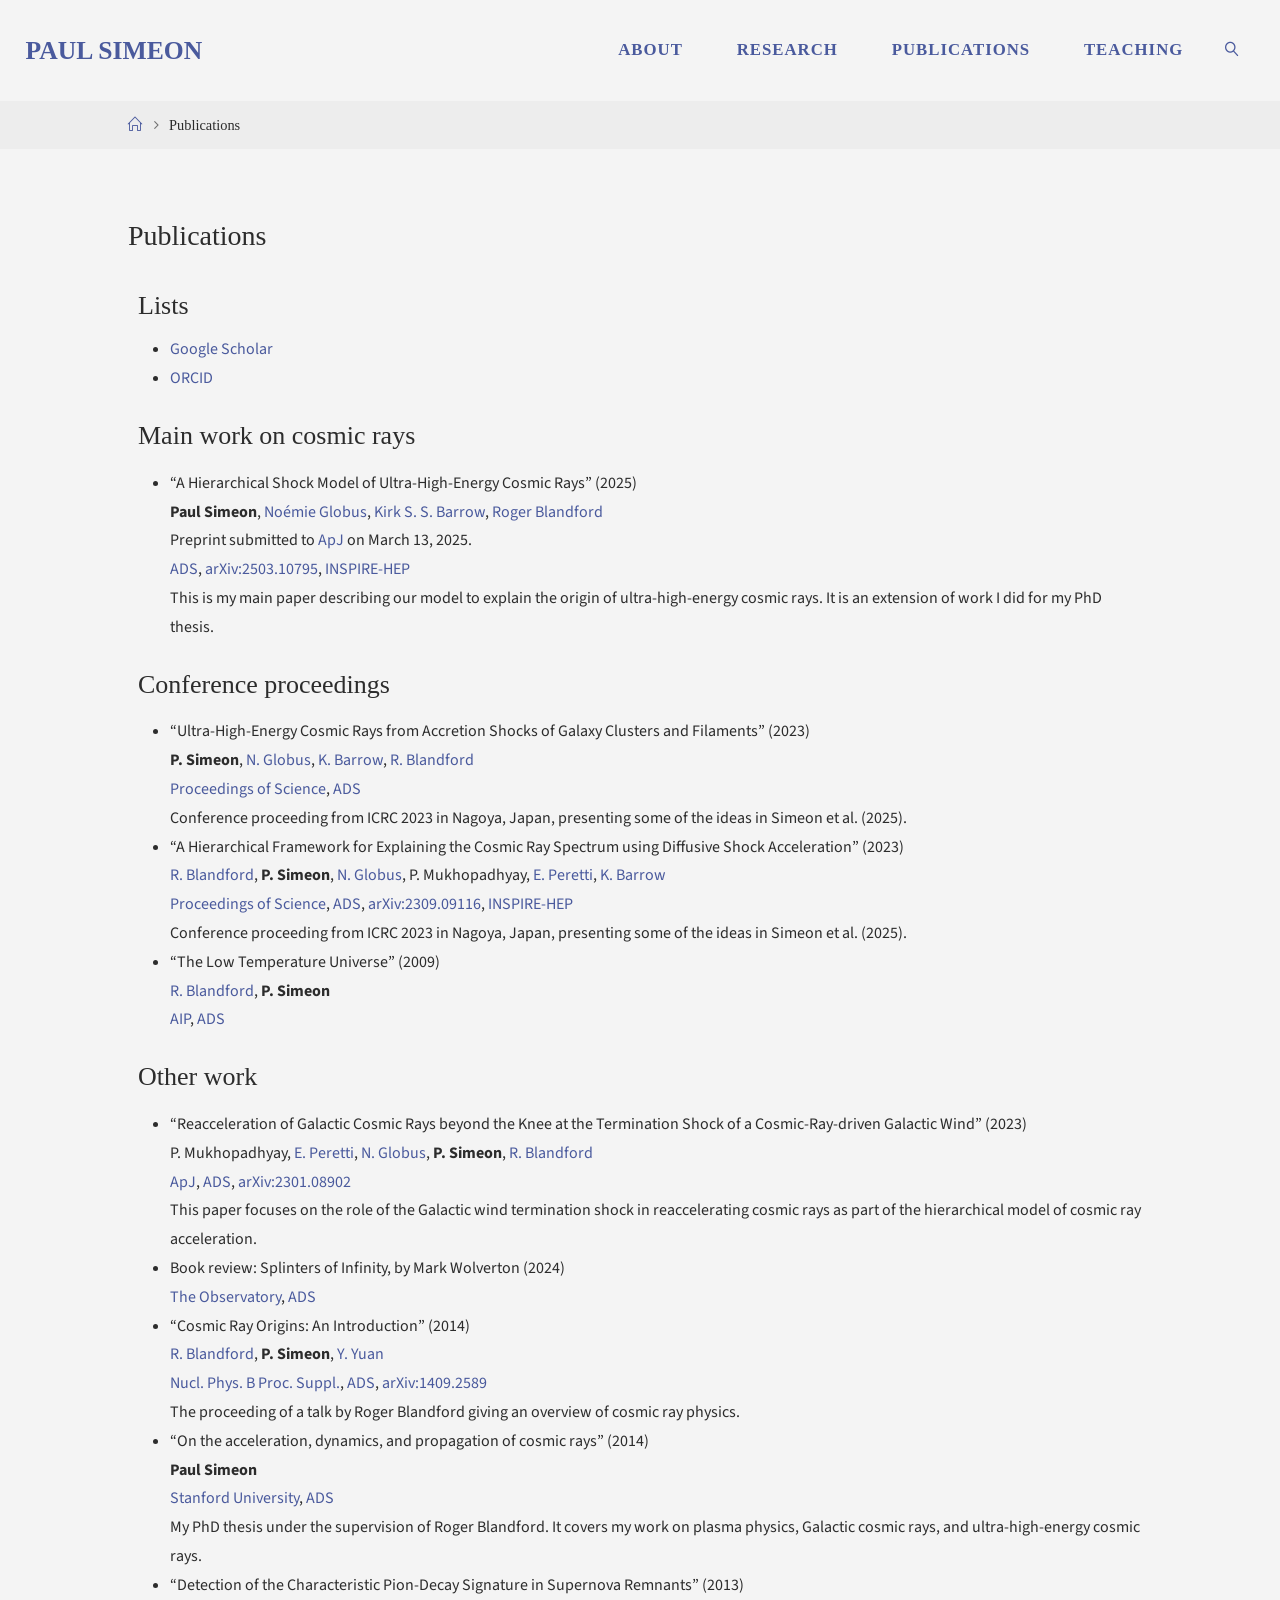
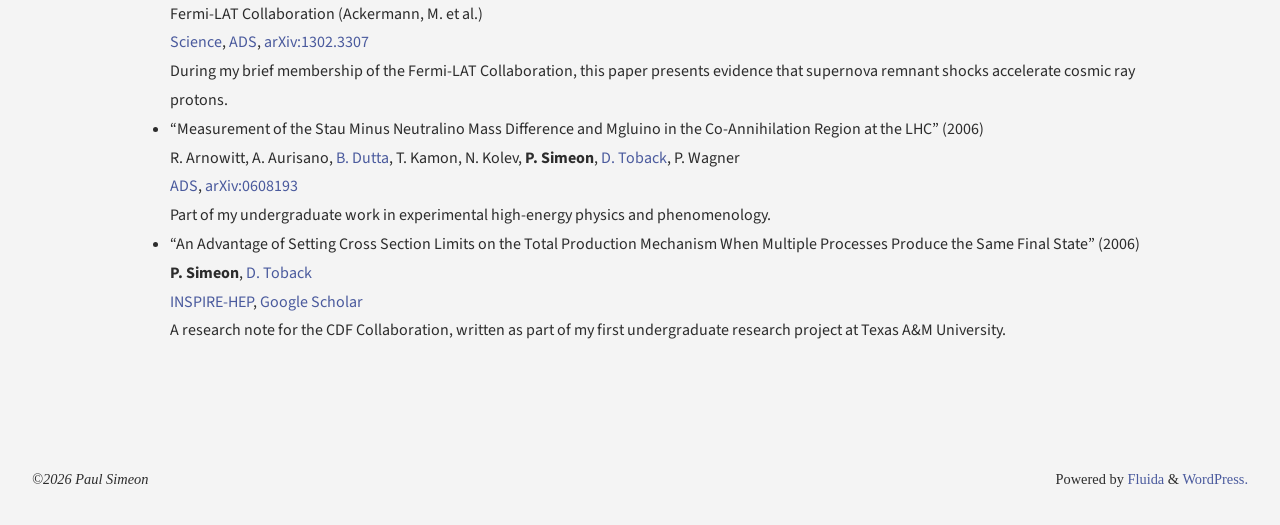
<file: archives/2026/publications/index.html>
<!DOCTYPE html>

<html lang="en-US">
<head>
<meta content="width=device-width, user-scalable=yes, initial-scale=1.0" name="viewport"/>
<meta content="IE=edge" http-equiv="X-UA-Compatible"/><meta charset="utf-8"/>
<meta content="index, follow, max-image-preview:large, max-snippet:-1, max-video-preview:-1" name="robots"/>
<!-- This site is optimized with the Yoast SEO plugin v28.8 - https://yoast.com/product/yoast-seo-wordpress/ -->
<title>Publications - Paul Simeon</title>
<meta content="en_US" property="og:locale"/>
<meta content="article" property="og:type"/>
<meta content="Publications - Paul Simeon" property="og:title"/>
<meta content="Lists Google Scholar ORCID Main work on cosmic rays “A Hierarchical Shock Model of Ultra-High-Energy Cosmic Rays” (2025)Paul Simeon, Noémie Globus, Kirk S. S. Barrow, Roger BlandfordPreprint submitted to ApJ on March 13, 2025.ADS, arXiv:2503.10795, INSPIRE-HEPThis is my main paper describing our model to explain the origin of ultra-high-energy cosmic …" property="og:description"/>
<meta content="https://paulsimeon.com/publications/" property="og:url"/>
<meta content="Paul Simeon" property="og:site_name"/>
<meta content="2025-05-20T03:16:48+00:00" property="article:modified_time"/>
<meta content="summary_large_image" name="twitter:card"/>
<meta content="Est. reading time" name="twitter:label1"/>
<meta content="2 minutes" name="twitter:data1"/>
<!-- / Yoast SEO plugin. -->
<!-- This site uses the Google Analytics by MonsterInsights plugin v11.3.0 - Using Analytics tracking - https://www.monsterinsights.com/ -->
<!-- Note: MonsterInsights is not currently configured on this site. The site owner needs to authenticate with Google Analytics in the MonsterInsights settings panel. -->
<!-- No tracking code set -->
<!-- / Google Analytics by MonsterInsights -->
<style id="wp-img-auto-sizes-contain-inline-css">
img:is([sizes=auto i],[sizes^="auto," i]){contain-intrinsic-size:3000px 1500px}
/*# sourceURL=wp-img-auto-sizes-contain-inline-css */
</style>
<style id="wp-emoji-styles-inline-css">

	img.wp-smiley, img.emoji {
		display: inline !important;
		border: none !important;
		box-shadow: none !important;
		height: 1em !important;
		width: 1em !important;
		margin: 0 0.07em !important;
		vertical-align: -0.1em !important;
		background: none !important;
		padding: 0 !important;
	}
/*# sourceURL=wp-emoji-styles-inline-css */
</style>
<link href="../_assets/8a01844d6de36a98feb2.css" id="wp-block-library-css" media="all" rel="stylesheet"/>
<style id="classic-theme-styles-inline-css">
/*! This file is auto-generated */
.wp-block-button__link{color:#fff;background-color:#32373c;border-radius:9999px;box-shadow:none;text-decoration:none;padding:calc(.667em + 2px) calc(1.333em + 2px);font-size:1.125em}.wp-block-file__button{background:#32373c;color:#fff;text-decoration:none}
/*# sourceURL=/wp-includes/css/classic-themes.min.css */
</style>
<link href="../_assets/3dae867a7c52aef50189.css" id="jetpack-forms-layout-css" media="all" rel="stylesheet"/>
<link href="../_assets/2d235a4a2b312d6668b1.css" id="jetpack-block-paypal-payment-buttons-css" media="all" rel="stylesheet"/>
<link href="../_assets/a1feba4795fe83e7438f.css" id="rswpbs-grid-css" media="all" rel="stylesheet"/>
<link href="../_assets/b6e51c1fe458765d1344.css" id="rswpbs-spacing-css" media="all" rel="stylesheet"/>
<link href="../_assets/fcc2c7fe0a37eb38835e.css" id="fontawesome-v6-css" media="all" rel="stylesheet"/>
<link href="../_assets/9f423a3402d15c99c459.css" id="rswpbs-style-css" media="all" rel="stylesheet"/>
<style id="ce4wp-subscribe-style-inline-css">
.wp-block-ce4wp-subscribe{max-width:840px;margin:0 auto}.wp-block-ce4wp-subscribe .title{margin-bottom:0}.wp-block-ce4wp-subscribe .subTitle{margin-top:0;font-size:0.8em}.wp-block-ce4wp-subscribe .disclaimer{margin-top:5px;font-size:0.8em}.wp-block-ce4wp-subscribe .disclaimer .disclaimer-label{margin-left:10px}.wp-block-ce4wp-subscribe .inputBlock{width:100%;margin-bottom:10px}.wp-block-ce4wp-subscribe .inputBlock input{width:100%}.wp-block-ce4wp-subscribe .inputBlock label{display:inline-block}.wp-block-ce4wp-subscribe .submit-button{margin-top:25px;display:block}.wp-block-ce4wp-subscribe .required-text{display:inline-block;margin:0;padding:0;margin-left:0.3em}.wp-block-ce4wp-subscribe .onSubmission{height:0;max-width:840px;margin:0 auto}.wp-block-ce4wp-subscribe .firstNameSummary .lastNameSummary{text-transform:capitalize}.wp-block-ce4wp-subscribe .ce4wp-inline-notification{display:flex;flex-direction:row;align-items:center;padding:13px 10px;width:100%;height:40px;border-style:solid;border-color:orange;border-width:1px;border-left-width:4px;border-radius:3px;background:rgba(255,133,15,0.1);flex:none;order:0;flex-grow:1;margin:0px 0px}.wp-block-ce4wp-subscribe .ce4wp-inline-warning-text{font-style:normal;font-weight:normal;font-size:16px;line-height:20px;display:flex;align-items:center;color:#571600;margin-left:9px}.wp-block-ce4wp-subscribe .ce4wp-inline-warning-icon{color:orange}.wp-block-ce4wp-subscribe .ce4wp-inline-warning-arrow{color:#571600;margin-left:auto}.wp-block-ce4wp-subscribe .ce4wp-banner-clickable{cursor:pointer}.ce4wp-link{cursor:pointer}

.no-flex{display:block}.sub-header{margin-bottom:1em}


/*# sourceURL=https://paulsimeon.com/wp-content/plugins/creative-mail-by-constant-contact/assets/js/block/subscribe.css */
</style>
<link href="../_assets/0b5733ebae3c4e4d081b.css" id="mediaelement-css" media="all" rel="stylesheet"/>
<link href="../_assets/22b5272be6133ad89fad.css" id="wp-mediaelement-css" media="all" rel="stylesheet"/>
<link href="../_assets/2852eb7e5442d96c2942.css" id="rswpbs-selectize-css" media="all" rel="stylesheet"/>
<link href="../_assets/67249c480d6f5e32f536.css" id="slick-css" media="all" rel="stylesheet"/>
<style id="global-styles-inline-css">
:root{--wp--preset--aspect-ratio--square: 1;--wp--preset--aspect-ratio--4-3: 4/3;--wp--preset--aspect-ratio--3-4: 3/4;--wp--preset--aspect-ratio--3-2: 3/2;--wp--preset--aspect-ratio--2-3: 2/3;--wp--preset--aspect-ratio--16-9: 16/9;--wp--preset--aspect-ratio--9-16: 9/16;--wp--preset--color--black: #000000;--wp--preset--color--cyan-bluish-gray: #abb8c3;--wp--preset--color--white: #ffffff;--wp--preset--color--pale-pink: #f78da7;--wp--preset--color--vivid-red: #cf2e2e;--wp--preset--color--luminous-vivid-orange: #ff6900;--wp--preset--color--luminous-vivid-amber: #fcb900;--wp--preset--color--light-green-cyan: #7bdcb5;--wp--preset--color--vivid-green-cyan: #00d084;--wp--preset--color--pale-cyan-blue: #8ed1fc;--wp--preset--color--vivid-cyan-blue: #0693e3;--wp--preset--color--vivid-purple: #9b51e0;--wp--preset--color--accent-1: #4a5a9d;--wp--preset--color--accent-2: #f42b00;--wp--preset--color--headings: #2c2c2c;--wp--preset--color--sitetext: #2c2c2c;--wp--preset--color--sitebg: #f4f4f4;--wp--preset--gradient--vivid-cyan-blue-to-vivid-purple: linear-gradient(135deg,rgb(6,147,227) 0%,rgb(155,81,224) 100%);--wp--preset--gradient--light-green-cyan-to-vivid-green-cyan: linear-gradient(135deg,rgb(122,220,180) 0%,rgb(0,208,130) 100%);--wp--preset--gradient--luminous-vivid-amber-to-luminous-vivid-orange: linear-gradient(135deg,rgb(252,185,0) 0%,rgb(255,105,0) 100%);--wp--preset--gradient--luminous-vivid-orange-to-vivid-red: linear-gradient(135deg,rgb(255,105,0) 0%,rgb(207,46,46) 100%);--wp--preset--gradient--very-light-gray-to-cyan-bluish-gray: linear-gradient(135deg,rgb(238,238,238) 0%,rgb(169,184,195) 100%);--wp--preset--gradient--cool-to-warm-spectrum: linear-gradient(135deg,rgb(74,234,220) 0%,rgb(151,120,209) 20%,rgb(207,42,186) 40%,rgb(238,44,130) 60%,rgb(251,105,98) 80%,rgb(254,248,76) 100%);--wp--preset--gradient--blush-light-purple: linear-gradient(135deg,rgb(255,206,236) 0%,rgb(152,150,240) 100%);--wp--preset--gradient--blush-bordeaux: linear-gradient(135deg,rgb(254,205,165) 0%,rgb(254,45,45) 50%,rgb(107,0,62) 100%);--wp--preset--gradient--luminous-dusk: linear-gradient(135deg,rgb(255,203,112) 0%,rgb(199,81,192) 50%,rgb(65,88,208) 100%);--wp--preset--gradient--pale-ocean: linear-gradient(135deg,rgb(255,245,203) 0%,rgb(182,227,212) 50%,rgb(51,167,181) 100%);--wp--preset--gradient--electric-grass: linear-gradient(135deg,rgb(202,248,128) 0%,rgb(113,206,126) 100%);--wp--preset--gradient--midnight: linear-gradient(135deg,rgb(2,3,129) 0%,rgb(40,116,252) 100%);--wp--preset--font-size--small: 10px;--wp--preset--font-size--medium: 20px;--wp--preset--font-size--large: 25px;--wp--preset--font-size--x-large: 42px;--wp--preset--font-size--normal: 16px;--wp--preset--font-size--larger: 40px;--wp--preset--spacing--20: 0.44rem;--wp--preset--spacing--30: 0.67rem;--wp--preset--spacing--40: 1rem;--wp--preset--spacing--50: 1.5rem;--wp--preset--spacing--60: 2.25rem;--wp--preset--spacing--70: 3.38rem;--wp--preset--spacing--80: 5.06rem;--wp--preset--shadow--natural: 6px 6px 9px rgba(0, 0, 0, 0.2);--wp--preset--shadow--deep: 12px 12px 50px rgba(0, 0, 0, 0.4);--wp--preset--shadow--sharp: 6px 6px 0px rgba(0, 0, 0, 0.2);--wp--preset--shadow--outlined: 6px 6px 0px -3px rgb(255, 255, 255), 6px 6px rgb(0, 0, 0);--wp--preset--shadow--crisp: 6px 6px 0px rgb(0, 0, 0);}.wp-block-button{--wp--preset--dimension--25: 25%;--wp--preset--dimension--50: 50%;--wp--preset--dimension--75: 75%;--wp--preset--dimension--100: 100%;}:where(body) { margin: 0; }:where(.is-layout-flex){gap: 0.5em;}:where(.is-layout-grid){gap: 0.5em;}body .is-layout-flex{display: flex;}.is-layout-flex{flex-wrap: wrap;align-items: center;}.is-layout-flex > :is(*, div){margin: 0;}body .is-layout-grid{display: grid;}.is-layout-grid > :is(*, div){margin: 0;}body{padding-top: 0px;padding-right: 0px;padding-bottom: 0px;padding-left: 0px;}:root :where(.wp-element-button, .wp-block-button__link){background-color: #32373c;border-width: 0;color: #fff;font-family: inherit;font-size: inherit;font-style: inherit;font-weight: inherit;letter-spacing: inherit;line-height: inherit;padding-top: calc(0.667em + 2px);padding-right: calc(1.333em + 2px);padding-bottom: calc(0.667em + 2px);padding-left: calc(1.333em + 2px);text-decoration: none;text-transform: inherit;}.has-black-color{color: var(--wp--preset--color--black) !important;}.has-cyan-bluish-gray-color{color: var(--wp--preset--color--cyan-bluish-gray) !important;}.has-white-color{color: var(--wp--preset--color--white) !important;}.has-pale-pink-color{color: var(--wp--preset--color--pale-pink) !important;}.has-vivid-red-color{color: var(--wp--preset--color--vivid-red) !important;}.has-luminous-vivid-orange-color{color: var(--wp--preset--color--luminous-vivid-orange) !important;}.has-luminous-vivid-amber-color{color: var(--wp--preset--color--luminous-vivid-amber) !important;}.has-light-green-cyan-color{color: var(--wp--preset--color--light-green-cyan) !important;}.has-vivid-green-cyan-color{color: var(--wp--preset--color--vivid-green-cyan) !important;}.has-pale-cyan-blue-color{color: var(--wp--preset--color--pale-cyan-blue) !important;}.has-vivid-cyan-blue-color{color: var(--wp--preset--color--vivid-cyan-blue) !important;}.has-vivid-purple-color{color: var(--wp--preset--color--vivid-purple) !important;}.has-accent-1-color{color: var(--wp--preset--color--accent-1) !important;}.has-accent-2-color{color: var(--wp--preset--color--accent-2) !important;}.has-headings-color{color: var(--wp--preset--color--headings) !important;}.has-sitetext-color{color: var(--wp--preset--color--sitetext) !important;}.has-sitebg-color{color: var(--wp--preset--color--sitebg) !important;}.has-black-background-color{background-color: var(--wp--preset--color--black) !important;}.has-cyan-bluish-gray-background-color{background-color: var(--wp--preset--color--cyan-bluish-gray) !important;}.has-white-background-color{background-color: var(--wp--preset--color--white) !important;}.has-pale-pink-background-color{background-color: var(--wp--preset--color--pale-pink) !important;}.has-vivid-red-background-color{background-color: var(--wp--preset--color--vivid-red) !important;}.has-luminous-vivid-orange-background-color{background-color: var(--wp--preset--color--luminous-vivid-orange) !important;}.has-luminous-vivid-amber-background-color{background-color: var(--wp--preset--color--luminous-vivid-amber) !important;}.has-light-green-cyan-background-color{background-color: var(--wp--preset--color--light-green-cyan) !important;}.has-vivid-green-cyan-background-color{background-color: var(--wp--preset--color--vivid-green-cyan) !important;}.has-pale-cyan-blue-background-color{background-color: var(--wp--preset--color--pale-cyan-blue) !important;}.has-vivid-cyan-blue-background-color{background-color: var(--wp--preset--color--vivid-cyan-blue) !important;}.has-vivid-purple-background-color{background-color: var(--wp--preset--color--vivid-purple) !important;}.has-accent-1-background-color{background-color: var(--wp--preset--color--accent-1) !important;}.has-accent-2-background-color{background-color: var(--wp--preset--color--accent-2) !important;}.has-headings-background-color{background-color: var(--wp--preset--color--headings) !important;}.has-sitetext-background-color{background-color: var(--wp--preset--color--sitetext) !important;}.has-sitebg-background-color{background-color: var(--wp--preset--color--sitebg) !important;}.has-black-border-color{border-color: var(--wp--preset--color--black) !important;}.has-cyan-bluish-gray-border-color{border-color: var(--wp--preset--color--cyan-bluish-gray) !important;}.has-white-border-color{border-color: var(--wp--preset--color--white) !important;}.has-pale-pink-border-color{border-color: var(--wp--preset--color--pale-pink) !important;}.has-vivid-red-border-color{border-color: var(--wp--preset--color--vivid-red) !important;}.has-luminous-vivid-orange-border-color{border-color: var(--wp--preset--color--luminous-vivid-orange) !important;}.has-luminous-vivid-amber-border-color{border-color: var(--wp--preset--color--luminous-vivid-amber) !important;}.has-light-green-cyan-border-color{border-color: var(--wp--preset--color--light-green-cyan) !important;}.has-vivid-green-cyan-border-color{border-color: var(--wp--preset--color--vivid-green-cyan) !important;}.has-pale-cyan-blue-border-color{border-color: var(--wp--preset--color--pale-cyan-blue) !important;}.has-vivid-cyan-blue-border-color{border-color: var(--wp--preset--color--vivid-cyan-blue) !important;}.has-vivid-purple-border-color{border-color: var(--wp--preset--color--vivid-purple) !important;}.has-accent-1-border-color{border-color: var(--wp--preset--color--accent-1) !important;}.has-accent-2-border-color{border-color: var(--wp--preset--color--accent-2) !important;}.has-headings-border-color{border-color: var(--wp--preset--color--headings) !important;}.has-sitetext-border-color{border-color: var(--wp--preset--color--sitetext) !important;}.has-sitebg-border-color{border-color: var(--wp--preset--color--sitebg) !important;}.has-vivid-cyan-blue-to-vivid-purple-gradient-background{background: var(--wp--preset--gradient--vivid-cyan-blue-to-vivid-purple) !important;}.has-light-green-cyan-to-vivid-green-cyan-gradient-background{background: var(--wp--preset--gradient--light-green-cyan-to-vivid-green-cyan) !important;}.has-luminous-vivid-amber-to-luminous-vivid-orange-gradient-background{background: var(--wp--preset--gradient--luminous-vivid-amber-to-luminous-vivid-orange) !important;}.has-luminous-vivid-orange-to-vivid-red-gradient-background{background: var(--wp--preset--gradient--luminous-vivid-orange-to-vivid-red) !important;}.has-very-light-gray-to-cyan-bluish-gray-gradient-background{background: var(--wp--preset--gradient--very-light-gray-to-cyan-bluish-gray) !important;}.has-cool-to-warm-spectrum-gradient-background{background: var(--wp--preset--gradient--cool-to-warm-spectrum) !important;}.has-blush-light-purple-gradient-background{background: var(--wp--preset--gradient--blush-light-purple) !important;}.has-blush-bordeaux-gradient-background{background: var(--wp--preset--gradient--blush-bordeaux) !important;}.has-luminous-dusk-gradient-background{background: var(--wp--preset--gradient--luminous-dusk) !important;}.has-pale-ocean-gradient-background{background: var(--wp--preset--gradient--pale-ocean) !important;}.has-electric-grass-gradient-background{background: var(--wp--preset--gradient--electric-grass) !important;}.has-midnight-gradient-background{background: var(--wp--preset--gradient--midnight) !important;}.has-small-font-size{font-size: var(--wp--preset--font-size--small) !important;}.has-medium-font-size{font-size: var(--wp--preset--font-size--medium) !important;}.has-large-font-size{font-size: var(--wp--preset--font-size--large) !important;}.has-x-large-font-size{font-size: var(--wp--preset--font-size--x-large) !important;}.has-normal-font-size{font-size: var(--wp--preset--font-size--normal) !important;}.has-larger-font-size{font-size: var(--wp--preset--font-size--larger) !important;}
:root :where(.wp-block-icon svg){width: 24px;}
:where(.wp-block-gallery.is-layout-flex){gap: var( --wp--style--gallery-gap-default, var( --gallery-block--gutter-size, var( --wp--style--block-gap, 0.5em ) ) );}:where(.wp-block-gallery.is-layout-grid){gap: var( --wp--style--gallery-gap-default, var( --gallery-block--gutter-size, var( --wp--style--block-gap, 0.5em ) ) );}
:where(.wp-block-latest-posts.is-layout-flex){gap: 1.25em;}:where(.wp-block-latest-posts.is-layout-grid){gap: 1.25em;}
:where(.wp-block-post-template.is-layout-flex){gap: 1.25em;}:where(.wp-block-post-template.is-layout-grid){gap: 1.25em;}
:where(.wp-block-term-template.is-layout-flex){gap: 1.25em;}:where(.wp-block-term-template.is-layout-grid){gap: 1.25em;}
:where(.wp-block-columns.is-layout-flex){gap: 2em;}:where(.wp-block-columns.is-layout-grid){gap: 2em;}
:root :where(.wp-block-pullquote){font-size: 1.5em;line-height: 1.6;}
/*# sourceURL=global-styles-inline-css */
</style>
<style id="jetpack-stats-inline-css">
img#wpstats{display:none}
/*# sourceURL=jetpack-stats-inline-css */
</style>
<style id="nfd-wonder-blocks-utilities-inline-css">
.nfd-relative{position:relative!important}.-nfd-bottom-1{bottom:-.25rem!important}.-nfd-top-0\.5{top:-.125rem!important}.-nfd-top-1{top:-.25rem!important}.nfd-top-10{top:2.5rem!important}.nfd-col-start-1{grid-column-start:1!important}.nfd-col-start-2{grid-column-start:2!important}.nfd-col-start-3{grid-column-start:3!important}.nfd-col-start-4{grid-column-start:4!important}.nfd-col-start-5{grid-column-start:5!important}.nfd-col-start-6{grid-column-start:6!important}.nfd-col-start-7{grid-column-start:7!important}.nfd-col-end-10{grid-column-end:10!important}.nfd-col-end-11{grid-column-end:11!important}.nfd-col-end-12{grid-column-end:12!important}.nfd-col-end-13{grid-column-end:13!important}.nfd-col-end-7{grid-column-end:7!important}.nfd-col-end-8{grid-column-end:8!important}.nfd-col-end-9{grid-column-end:9!important}.nfd-row-start-1{grid-row-start:1!important}.-nfd-mx-2:not([style*=margin]){margin-left:-.5rem!important;margin-right:-.5rem!important}.nfd-my-0:not([style*=margin]){margin-bottom:0!important;margin-top:0!important}.nfd-mb-8:not([style*=margin]){margin-bottom:2rem!important}.nfd-mt-2:not([style*=margin]){margin-top:.5rem!important}.nfd-mt-8:not([style*=margin]){margin-top:2rem!important}.nfd-mt-\[-100px\]:not([style*=margin]){margin-top:-100px!important}.nfd-grid{display:grid!important}.nfd-h-full{height:100%!important}.nfd-w-full{width:100%!important}.nfd-shrink-0{flex-shrink:0!important}.nfd-grow{flex-grow:1!important}.nfd-grid-cols-11{grid-template-columns:repeat(11,minmax(0,1fr))!important}.nfd-grid-cols-12{grid-template-columns:repeat(12,minmax(0,1fr))!important}.nfd-grid-cols-2{grid-template-columns:repeat(2,minmax(0,1fr))!important}.nfd-grid-rows-1{grid-template-rows:repeat(1,minmax(0,1fr))!important}.nfd-items-center{align-items:center!important}.nfd-gap-y-10{row-gap:2.5rem!important}.nfd-overflow-hidden{overflow:hidden!important}.nfd-border-b{border-bottom-width:1px!important}.nfd-border-dashed{border-style:dashed!important}.nfd-p-0:not([style*=padding]){padding:0!important}.nfd-p-10:not([style*=padding]){padding:2.5rem!important}.nfd-p-2:not([style*=padding]){padding:.5rem!important}.nfd-p-4:not([style*=padding]){padding:1rem!important}.nfd-p-8:not([style*=padding]){padding:2rem!important}.nfd-px-0:not([style*=padding]){padding-left:0!important;padding-right:0!important}.nfd-px-4:not([style*=padding]){padding-left:1rem!important;padding-right:1rem!important}.nfd-px-8:not([style*=padding]){padding-left:2rem!important;padding-right:2rem!important}.nfd-py-0:not([style*=padding]){padding-bottom:0!important;padding-top:0!important}.nfd-py-4:not([style*=padding]){padding-bottom:1rem!important;padding-top:1rem!important}.nfd-py-5:not([style*=padding]){padding-bottom:1.25rem!important;padding-top:1.25rem!important}.nfd-pt-0:not([style*=padding]){padding-top:0!important}.nfd-text-left{text-align:left!important}.nfd-wc-products{self-align:flex-start!important;flex-grow:0!important}.nfd-wc-products>ul{row-gap:calc(var(--wndb--gap--2xl)*var(--wndb--gap--scale-factor))!important}.nfd-wc-products .wc-block-grid__product-image{overflow:hidden!important}.nfd-wc-products .wc-block-grid__product-image img{transition:transform .6s ease-in-out!important}.nfd-wc-products .wc-block-grid__product-image img:hover{transform:scale(1.1)!important}.nfd-wc-products .wc-block-components-product-sale-badge{backdrop-filter:blur(4px)!important;background:hsla(0,0%,100%,.5)!important;border:1px solid hsla(0,0%,100%,.2)!important;border-radius:999px!important;font-size:.8125rem!important;font-weight:700!important;margin:6px!important;padding:4px 12px!important}.nfd-wc-products .wc-block-components-product-sale-badge>span{background:transparent!important}.nfd-wc-products .wc-block-components-product-price{color:inherit!important}.nfd-wc-search .wp-block-search__inside-wrapper{background-color:var(--wndb--color--borders)!important;border:2px solid var(--wndb--color--subtle)!important;border-radius:999px!important;max-width:100%!important;padding:0!important;width:25rem!important}.nfd-wc-search .wp-block-search__inside-wrapper input[type=search]{background:none!important;border:none!important;border-bottom-left-radius:999px!important;border-top-left-radius:999px!important;color:var(--wndb--color--text--contrast)!important;font-size:1.25rem!important;font-weight:500!important;min-height:3.75rem!important;padding-inline:24px!important}.nfd-wc-search .wp-block-search__inside-wrapper:has(button:focus),.nfd-wc-search .wp-block-search__inside-wrapper:has(input[type=search]:focus){outline:2px solid var(--wndb--color--text--contrast)!important;outline-offset:2px!important}.nfd-wc-search .wp-block-search__button{aspect-ratio:1/1!important;background:var(--wndb-gray-800)!important;border-radius:999px!important;height:100%!important;margin-left:0!important;margin-right:2px!important;margin-top:2px!important}.nfd-wc-search .wp-block-search__button:focus,.nfd-wc-search .wp-block-search__button:hover{background:var(--wndb-gray-900)!important;filter:none!important;outline:2px solid var(--wndb-gray-900)!important;outline-offset:2px!important}.nfd-wc-search .wp-block-search__inside-wrapper input[type=search]::-moz-placeholder{color:var(--wndb--color--text--faded)!important}.nfd-wc-search .wp-block-search__inside-wrapper input[type=search]::placeholder{color:var(--wndb--color--text--faded)!important}.nfd-commerce-icons{align-items:center!important;display:flex!important;flex-direction:row!important;gap:8px!important}.nfd-commerce-icons .wc-block-cart-link__text{display:none!important}.nfd-commerce-icons .wp-block-search__button svg,.nfd-commerce-icons svg.wc-block-customer-account__account-icon,.nfd-commerce-icons svg.wc-block-mini-cart__icon{height:28px!important;width:28px!important}.nfd-commerce-icons .wp-block-search__button-only .wp-block-search__button.has-icon{align-items:center!important;background:none!important;color:currentcolor!important;display:flex!important;padding:0!important}.nfd-commerce-icons .wp-block-search__button-only .wp-block-search__input{margin-right:.5em!important}.nfd-commerce-icons .wp-block-woocommerce-customer-account a{padding:0!important}:root{--wndb-mask-color:rgba(0,0,0,.15);--wndb-mask-position:50% 50% at 50% 20%;--wndb-mask-opacity:0.35}[class*=nfd-bg-effect]{isolation:isolate!important;position:relative!important}[class*=nfd-wb-header] [class*=nfd-bg-effect]{z-index:1!important}.has-modal-open [class*=nfd-bg-effect]{isolation:unset!important}.nfd-bg-effect-position-center{--wndb-mask-position:50% 50% at 50% 50%}[class*=nfd-bg-effect]:after{content:""!important;inset:0!important;-webkit-mask-image:radial-gradient(ellipse var(--wndb-mask-position),#000 70%,rgba(0,0,0,.3) 100%)!important;mask-image:radial-gradient(ellipse var(--wndb-mask-position),#000 70%,rgba(0,0,0,.3) 100%)!important;opacity:var(--wndb-mask-opacity)!important;pointer-events:none!important;position:absolute!important;z-index:-1!important}.nfd-bg-effect-dots:after{--wndb-mask-opacity:1;background:radial-gradient(var(--wndb-mask-color) 1px,transparent 1px)!important;background-size:20px 20px!important}.nfd-bg-effect-grid:after{background-image:linear-gradient(to right,var(--wndb-mask-color) 1px,transparent 1px),linear-gradient(to bottom,var(--wndb-mask-color) 1px,transparent 1px)!important;background-size:50px 50px!important}.nfd-bg-effect-grid-perspective{perspective:1000px!important}.has-modal-open .nfd-bg-effect-grid-perspective{perspective:unset!important}.nfd-bg-effect-grid-perspective:after{--wndb-mask-opacity:0.6;background-size:100px 100px!important;transform:rotateX(-60deg) translateZ(0)!important;transform-origin:top!important;transform-style:preserve-3d!important}.nfd-bg-effect-grid-2:after,.nfd-bg-effect-grid-perspective:after{background-image:linear-gradient(to right,var(--wndb-mask-color) 1px,transparent 1px),linear-gradient(to bottom,var(--wndb-mask-color) 1px,transparent 1px)!important}.nfd-bg-effect-grid-2:after{background-size:14px 32px!important}.nfd-bg-effect-grid-3{overflow:hidden!important}.nfd-bg-effect-grid-3:after{background-image:linear-gradient(to right,var(--wndb-mask-color) 1px,transparent 1px),linear-gradient(to bottom,var(--wndb-mask-color) 1px,transparent 1px)!important;background-size:32px 80px!important;right:-40%!important;top:-20%!important;transform:scale(1.5) skew(-30deg,30deg)!important}.nfd-bg-effect-lines:after{--wndb-mask-opacity:0.4;background-image:linear-gradient(to right,var(--wndb-mask-color) 1px,transparent 1px)!important;background-size:48px!important}.nfd-bg-effect-lines-2{--wndb-mask-opacity:0.45;overflow:hidden!important;perspective:1000px!important}.has-modal-open .nfd-bg-effect-lines-2{perspective:unset!important}.nfd-bg-effect-lines-2:after{background-image:linear-gradient(to right,var(--wndb-mask-color) 1px,transparent 1px)!important;background-size:30px!important;right:-40%!important;top:-20%!important;transform:rotateX(-45deg) skew(-16deg) translateZ(0)!important;transform-origin:right!important;transform-style:preserve-3d!important}.nfd-mask-opacity-0:after{--wndb-mask-opacity:0.8}:where(:root){--wndb--max-w--prose:min(65ch,1100px)}.nfd-max-w-prose:not(.nfd-max-w-full),:where(.nfd-text-balance:not(.nfd-max-w-full)){max-width:var(--wndb--max-w--prose)!important}.nfd-max-w-prose:not(.nfd-max-w-full).has-text-align-center,:where(.nfd-text-balance:not(.nfd-max-w-full)).has-text-align-center{margin-inline:auto!important}.nfd-max-w-prose:not(.nfd-max-w-full).has-text-align-right,:where(.nfd-text-balance:not(.nfd-max-w-full)).has-text-align-right{margin-inline-start:auto!important}:where(.nfd-text-balance){text-wrap:balance!important}.nfd-text-balance>h1,.nfd-text-balance>h2,.nfd-text-balance>h3,.nfd-text-balance>h4,.nfd-text-balance>p{text-wrap:balance!important}.nfd-text-pretty,.nfd-text-pretty>h1,.nfd-text-pretty>h2,.nfd-text-pretty>h3,.nfd-text-pretty>h4,.nfd-text-pretty>p{text-wrap:pretty!important}.wp-block-image figcaption{font-weight:400!important;margin-inline:auto!important;max-width:64ch!important;padding-block-start:.5em!important;text-wrap:balance!important}.wp-block-quote>.nfd-text-pretty{font-weight:550;margin-block:.25em}:where(:root){--wndb--text-scale-factor:1;--wndb--text--xs:0.75rem;--wndb--text--sm:0.875rem;--wndb--text--base:1rem;--wndb--text--md:1.125rem;--wndb--text--lg:1.5rem;--wndb--text--xl:2.375rem;--wndb--text--huge:clamp(2.75rem,1.4688rem + 2.5vw,3.5rem);--wndb--text-giga:clamp(3.25rem,2.546875rem + 2.25vw,4.375rem)}.nfd-text-xs:not([class*=font-size]):not([style*=font-size]){font-size:calc(var(--wndb--text--xs)*var(--wndb--text-scale-factor))!important}.nfd-text-xs:not([style*=letter-spacing]){letter-spacing:.05em!important}.nfd-text-sm:not([class*=font-size]):not([style*=font-size]){font-size:calc(var(--wndb--text--sm)*var(--wndb--text-scale-factor))!important}.nfd-text-base:not([class*=font-size]):not([style*=font-size]){font-size:calc(var(--wndb--text--base)*var(--wndb--text-scale-factor))!important}.nfd-text-md:not([class*=font-size]):not([style*=font-size]){font-size:calc(var(--wndb--text--md)*var(--wndb--text-scale-factor))!important}.nfd-text-base:not([style*=line-height]),.nfd-text-md:not([style*=line-height]){line-height:1.6!important}.nfd-text-lg:not([class*=font-size]):not([style*=font-size]){font-size:calc(var(--wndb--text--lg)*var(--wndb--text-scale-factor))!important}.nfd-text-lg:not([style*=line-height]){line-height:1.4!important}.nfd-text-lg:not([style*=letter-spacing]){letter-spacing:0!important}.nfd-text-lg:not([style*=font-weight]){font-weight:500!important}.nfd-text-xl:not([class*=font-size]):not([style*=font-size]){font-size:var(--wndb--text--xl)!important}.nfd-text-xl:not([style*=line-height]){line-height:1.25!important}.nfd-text-xl:not([style*=letter-spacing]){letter-spacing:-.01em!important}.nfd-text-xl:not([style*=font-weight]){font-weight:500!important}:where(.nfd-text-huge:not([class*=font-size]):not([style*=font-size])){font-size:calc(var(--wndb--text--huge)*var(--wndb--text-scale-factor))!important;max-width:var(--wndb--max-w--prose)!important;text-wrap:balance!important}:where(.nfd-text-huge:not([class*=font-size]):not([style*=font-size]).nfd-max-w-container){max-width:var(--wndb--container)!important}:where(.nfd-text-giga:not([class*=font-size]):not([style*=font-size])).has-text-align-center,:where(.nfd-text-huge:not([class*=font-size]):not([style*=font-size])).has-text-align-center{margin-inline:auto!important}:where(.nfd-text-giga:not([class*=font-size]):not([style*=font-size])).has-text-align-right,:where(.nfd-text-huge:not([class*=font-size]):not([style*=font-size])).has-text-align-right{margin-inline-start:auto!important}.nfd-text-huge:not([style*=line-height]){line-height:1.1!important}.nfd-text-huge:not([style*=letter-spacing]){letter-spacing:-.025em!important}.nfd-text-huge:not([style*=font-weight]){font-weight:500!important}:where(.nfd-text-giga:not([class*=font-size]):not([style*=font-size])){font-size:calc(var(--wndb--text-giga)*var(--wndb--text-scale-factor))!important;max-width:var(--wndb--max-w--prose)!important;text-wrap:balance!important}:where(.nfd-text-giga:not([class*=font-size]):not([style*=font-size]).nfd-max-w-container){max-width:var(--wndb--container)!important}.nfd-text-giga:not([style*=line-height]){line-height:1.1!important}.nfd-text-giga:not([style*=letter-spacing]){letter-spacing:-.04em!important}.nfd-text-giga:not([style*=font-weight]){font-weight:500!important}:root{--nfd-wb-anim-transition-duration:1400ms;--nfd-wb-anim-transition-delay:50ms;--nfd-wb-anim-transition-easing-function:cubic-bezier(0.4,1,0.65,1);--nfd-wb-anim-transition:all var(--nfd-wb-anim-transition-duration) var(--nfd-wb-anim-transition-easing-function) var(--nfd-wb-anim-transition-delay)}@media (prefers-reduced-motion:reduce){.nfd-wb-animate{transition:none!important}.nfd-wb-twist-in,[class*=nfd-wb-]{clip-path:none!important;opacity:1!important;transform:none!important}}@media (max-width:782px){body:not(.nfd-wb-editor-animations) .nfd-wb-animate{transition:none!important}body:not(.nfd-wb-editor-animations) .nfd-wb-twist-in,body:not(.nfd-wb-editor-animations) [class*=nfd-wb-]{clip-path:none!important;opacity:1!important;transform:none!important}}.nfd-wb-animate[data-replay-animation]{transition:none!important}[class*=nfd-wb-fade-in]{--nfd-wb-anim-transition:opacity var(--nfd-wb-anim-transition-duration) var(--nfd-wb-anim-transition-easing-function) var(--nfd-wb-anim-transition-delay),transform var(--nfd-wb-anim-transition-duration) var(--nfd-wb-anim-transition-easing-function) var(--nfd-wb-anim-transition-delay);transition:var(--nfd-wb-anim-transition)}.nfd-wb-fade-in-bottom{--nfd-wb-anim-transition-duration:1200ms;opacity:0;transform:translate3d(0,90px,0);transition:var(--nfd-wb-anim-transition)}.nfd-wb-fade-in-bottom-short{transform:translate3d(0,32px,0)}.nfd-wb-fade-in-bottom-short,.nfd-wb-fade-in-top-short{--nfd-wb-anim-transition-duration:600ms;opacity:0;transition:var(--nfd-wb-anim-transition)}.nfd-wb-fade-in-top-short{transform:translate3d(0,-32px,0)}.nfd-wb-fade-in-left-short{transform:translate3d(-32px,0,0)}.nfd-wb-fade-in-left-short,.nfd-wb-fade-in-right-short{--nfd-wb-anim-transition-duration:600ms;opacity:0;transition:var(--nfd-wb-anim-transition)}.nfd-wb-fade-in-right-short{transform:translate3d(32px,0,0)}.nfd-wb-animated-in:not([data-replay-animation])[class*=nfd-wb-fade-in]{opacity:1;transform:translateZ(0)}.nfd-wb-zoom-in{--nfd-wb-anim-transition-duration:1200ms;--nfd-wb-anim-transition:opacity var(--nfd-wb-anim-transition-duration) var(--nfd-wb-anim-transition-easing-function) var(--nfd-wb-anim-transition-delay),transform var(--nfd-wb-anim-transition-duration) var(--nfd-wb-anim-transition-easing-function) var(--nfd-wb-anim-transition-delay);transform:scale3d(.4,.4,.4)}.nfd-wb-zoom-in,.nfd-wb-zoom-in-short{opacity:0;transition:var(--nfd-wb-anim-transition)}.nfd-wb-zoom-in-short{--nfd-wb-anim-transition-duration:600ms;--nfd-wb-anim-transition:opacity var(--nfd-wb-anim-transition-duration) var(--nfd-wb-anim-transition-easing-function) var(--nfd-wb-anim-transition-delay),transform var(--nfd-wb-anim-transition-duration) var(--nfd-wb-anim-transition-easing-function) var(--nfd-wb-anim-transition-delay);transform:scale3d(.92,.92,.92)}.nfd-wb-animated-in:not([data-replay-animation])[class*=nfd-wb-zoom-]{opacity:1;transform:scaleX(1)}div:has(>.nfd-wb-twist-in){perspective:1200px}.nfd-wb-twist-in{--nfd-wb-anim-transition-duration:1000ms;--nfd-wb-anim-transition:opacity var(--nfd-wb-anim-transition-duration) var(--nfd-wb-anim-transition-easing-function) var(--nfd-wb-anim-transition-delay),transform var(--nfd-wb-anim-transition-duration) var(--nfd-wb-anim-transition-easing-function) var(--nfd-wb-anim-transition-delay);opacity:0;transform:translateY(40px) scale(.8) rotateY(30deg) rotate(-12deg) translateZ(0);transition:var(--nfd-wb-anim-transition)}.nfd-wb-animated-in:not([data-replay-animation]).nfd-wb-twist-in{opacity:1;transform:translateY(0) scale(1) rotateY(0deg) rotate(0deg) translateZ(0)}.nfd-wb-reveal-right{--nfd-wb-anim-transition-duration:1500ms;--nfd-wb-anim-transition-easing-function:cubic-bezier(0.4,0,0,1);--nfd-wb-anim-transition:clip-path var(--nfd-wb-anim-transition-duration) var(--nfd-wb-anim-transition-easing-function) var(--nfd-wb-anim-transition-delay);clip-path:inset(0 100% 0 0);transition:var(--nfd-wb-anim-transition)}.nfd-wb-animated-in>.nfd-wb-reveal-right:not([data-replay-animation]){clip-path:inset(0 0 0 0)!important}.nfd-delay-50{--nfd-wb-anim-transition-delay:50ms}.nfd-delay-150{--nfd-wb-anim-transition-delay:150ms}.nfd-delay-300{--nfd-wb-anim-transition-delay:300ms}.nfd-delay-450{--nfd-wb-anim-transition-delay:450ms}.nfd-delay-600{--nfd-wb-anim-transition-delay:600ms}.nfd-delay-750{--nfd-wb-anim-transition-delay:750ms}.nfd-delay-900{--nfd-wb-anim-transition-delay:900ms}.nfd-delay-1050{--nfd-wb-anim-transition-delay:1050ms}.nfd-delay-1200{--nfd-wb-anim-transition-delay:1200ms}.nfd-delay-1350{--nfd-wb-anim-transition-delay:1350ms}.nfd-delay-1500{--nfd-wb-anim-transition-delay:1500ms}:where(:root){--wndb--container:1200px;--wndb--container--wide:1340px}body .is-layout-constrained:has(.nfd-container.is-layout-constrained)>.nfd-container.is-layout-constrained{max-width:unset!important;width:100%!important}.is-layout-constrained.has-global-padding:has(.nfd-container.is-layout-constrained)>.nfd-container.is-layout-constrained{margin-left:calc(var(--wp--style--root--padding-left)*-1)!important;margin-right:calc(var(--wp--style--root--padding-right)*-1)!important;max-width:unset!important;width:unset!important}.editor-styles-wrapper .nfd-container:is(.is-layout-constrained)>:where(:not(.alignleft):not(.alignright):not(.alignfull):not(.alignwide)),.editor-styles-wrapper .nfd-container>:where(.wp-block-cover-is-layout-constrained:not(.alignleft):not(.alignright):not(.alignfull):not(.alignwide)):not([style*=margin]),.nfd-container:is(.is-layout-constrained)>:where(:not(.alignleft):not(.alignright):not(.alignfull):not(.alignwide)),.nfd-container:is(.nfd-my-0)>div,.nfd-container>:where(.wp-block-cover-is-layout-constrained:not(.alignleft):not(.alignright):not(.alignfull):not(.alignwide)){max-width:var(--wndb--container);width:100%}.editor-styles-wrapper .nfd-container:is(.is-layout-constrained)>.alignwide,.nfd-container:is(.is-layout-constrained).alignwide>:where(:not(.alignleft):not(.alignright):not(.alignfull)):not([style*=margin]),.nfd-container:is(.is-layout-constrained)>.alignwide,.nfd-container:is(.nfd-my-0)>.alignwide{max-width:var(--wndb--container--wide);width:100%}.nfd-container:not(.alignfull){padding-inline:var(--wndb--p)!important}.nfd-container:is(.nfd-my-0)>div:not([style*=margin]){margin-inline:auto!important}[class*=nfd-divider-]{position:relative;z-index:13}[class*=nfd-divider-]~[class*=nfd-divider-]{z-index:12!important}[class*=nfd-divider-]~[class*=nfd-divider-]~[class*=nfd-divider-]{z-index:11!important}[class*=nfd-divider-]:before{background:inherit!important;bottom:calc(var(--wndb--divider-size)*-1)!important;content:""!important;height:var(--wndb--divider-size)!important;left:0!important;pointer-events:none!important;position:absolute!important;width:100%!important;z-index:10!important}.nfd-divider-arrow{--wndb--divider-size:16px}.nfd-divider-arrow:before{bottom:calc(var(--wndb--divider-size)*-1)!important;height:calc(var(--wndb--divider-size)*2)!important;left:50%!important;transform:translateX(-50%) rotate(45deg)!important;width:calc(var(--wndb--divider-size)*2)!important}.nfd-divider-clouds{--wndb--divider-size:150px}.nfd-divider-clouds:after,.nfd-divider-clouds:before{background:inherit!important;background-image:url("data:image/svg+xml;charset=utf-8,%3Csvg xmlns='http://www.w3.org/2000/svg' preserveAspectRatio='xMidYMax slice' viewBox='0 0 283.5 27.8'%3E%3Cpath fill='%23fff' d='M0 0v6.7c1.9-.8 4.7-1.4 8.5-1 9.5 1.1 11.1 6 11.1 6s2.1-.7 4.3-.2c2.1.5 2.8 2.6 2.8 2.6s.2-.5 1.4-.7 1.7.2 1.7.2 0-2.1 1.9-2.8 3.6.7 3.6.7.7-2.9 3.1-4.1 4.7 0 4.7 0 1.2-.5 2.4 0 1.7 1.4 1.7 1.4h1.4c.7 0 1.2.7 1.2.7s.8-1.8 4-2.2c3.5-.4 5.3 2.4 6.2 4.4q.6-.6 1.8-.9c2.8-.7 4 .7 4 .7s1.7-5 11.1-6c9.5-1.1 12.3 3.9 12.3 3.9s1.2-4.8 5.7-5.7 6.8 1.8 6.8 1.8.6-.6 1.5-.9c.9-.2 1.9-.2 1.9-.2s5.2-6.4 12.6-3.3c7.3 3.1 4.7 9 4.7 9s1.9-.9 4 0 2.8 2.4 2.8 2.4 1.9-1.2 4.5-1.2 4.3 1.2 4.3 1.2.2-1 1.4-1.7 2.1-.7 2.1-.7-.5-3.1 2.1-5.5 5.7-1.4 5.7-1.4 1.5-2.3 4.2-1.1 1.7 5.2 1.7 5.2.3-.1 1.3.5c.5.4.8.8.9 1.1.5-1.4 2.4-5.8 8.4-4 7.1 2.1 3.5 8.9 3.5 8.9s.8-.4 2 0 1.1 1.1 1.1 1.1 1.1-1.1 2.3-1.1 2.1.5 2.1.5 1.9-3.6 6.2-1.2 1.9 6.4 1.9 6.4 2.6-2.4 7.4 0c3.4 1.7 3.9 4.9 3.9 4.9s3.3-6.9 10.4-7.9 11.5 2.6 11.5 2.6.8 0 1.2.2.9.9.9.9 4.4-3.1 8.3.2c1.9 1.7 1.5 5 1.5 5s.3-1.1 1.6-1.4 2.3.2 2.3.2-.1-1.2.5-1.9 1.9-.9 1.9-.9-4.7-9.3 4.4-13.4c5.6-2.5 9.2.9 9.2.9s5-6.2 15.9-6.2 16.1 8.1 16.1 8.1.7-.2 1.6-.4V0z'/%3E%3C/svg%3E")!important;background-repeat:repeat-x!important;background-size:cover!important;content:""!important;height:var(--wndb--divider-size)!important;left:0!important;pointer-events:none!important;position:absolute!important;top:0!important;width:100%!important;z-index:10!important}.nfd-divider-clouds:after{bottom:0!important;top:auto!important;transform:rotate(180deg)!important}.nfd-divider-ellipse{--wndb--divider-size:50px}.nfd-divider-ellipse:before{clip-path:ellipse(50% var(--wndb--divider-size) at 50% 0)!important}.nfd-divider-rounded:not([style*=-radius]){--wndb--divider-size:50px}.nfd-divider-rounded:before:not([style*=-radius]){border-bottom-left-radius:var(--wndb--divider-size)!important;border-bottom-right-radius:var(--wndb--divider-size)!important}.nfd-divider-slant,.nfd-divider-slant-invert{--wndb--divider-size:80px}.nfd-divider-slant:before{bottom:calc(var(--wndb--divider-size)*-1 + 1px)!important;clip-path:polygon(0 0,100% 0,0 100%)!important}.nfd-divider-slant-invert:before{bottom:calc(var(--wndb--divider-size)*-1 + 1px)!important;clip-path:polygon(0 0,100% 0,100% 100%)!important}.nfd-divider-triangle{--wndb--divider-size:80px}.nfd-divider-triangle:before{bottom:calc(var(--wndb--divider-size)*-1 + 1px)!important;clip-path:polygon(0 0,100% 0,50% 100%)!important}.nfd-divider-zigzag{--wndb--divider-size:8px}.nfd-divider-zigzag:before{-webkit-mask:conic-gradient(from -45deg at bottom,#0000,#000 1deg 89deg,#0000 90deg) 50% /calc(var(--wndb--divider-size)*2) 100%!important;mask:conic-gradient(from -45deg at bottom,#0000,#000 1deg 89deg,#0000 90deg) 50% /calc(var(--wndb--divider-size)*2) 100%!important}:where(:root){--wndb--divider-size:0px}:where(:root){--nfd-opacity-preview:0.3}@media (min-width:1025px){body:not(.block-editor-page) :not(.is-desktop-preview) .nfd-hide-desktop{display:none!important}}@media (max-width:767px){body:not(.block-editor-page) :not(.is-mobile-preview) .nfd-hide-mobile{display:none!important}.nfd-align-mobile-left{text-align:left!important}.nfd-align-mobile-center{text-align:center!important}.nfd-align-mobile-right{text-align:right!important}.nfd-align-mobile-justify{text-align:justify!important}.wp-block-group-is-layout-flex.is-vertical p[class^=nfd-align-mobile-]{width:100%!important}}@media (min-width:768px) and (max-width:1024px){body:not(.block-editor-page) :not(.is-tablet-preview) .nfd-hide-tablet{display:none!important}.nfd-align-tablet-left{text-align:left!important}.nfd-align-tablet-center{text-align:center!important}.nfd-align-tablet-right{text-align:right!important}.nfd-align-tablet-justify{text-align:justify!important}.wp-block-group-is-layout-flex.is-vertical p[class^=nfd-align-tablet-]{width:100%!important}}.is-root-container.is-desktop-preview .nfd-hide-desktop,.is-root-container.is-mobile-preview .nfd-hide-mobile,.is-root-container.is-tablet-preview .nfd-hide-tablet{opacity:var(--nfd-opacity-preview)!important}@media (max-width:767px){.nfd-swiper-enabled{display:flex!important;flex-wrap:nowrap!important;gap:12px!important;margin-right:calc(var(--wp--style--root--padding-right, 0px)*-1)!important;overflow-x:auto!important;overflow-y:hidden!important;width:calc(100% + var(--wp--style--root--padding-right, 0px))!important;-webkit-overflow-scrolling:touch!important;padding-left:16px!important;padding-right:0!important;scroll-snap-type:x mandatory!important;scrollbar-width:none!important}.nfd-swiper-enabled::-webkit-scrollbar{display:none!important}.nfd-swiper-enabled.wp-block-column>*,.nfd-swiper-enabled.wp-block-columns>.wp-block-column{flex:0 0 calc(75% - 6px)!important;min-width:260px!important;scroll-snap-align:start!important;scroll-snap-stop:always!important}.nfd-swiper-enabled .wp-block-column,.nfd-swiper-enabled .wp-block-cover,.nfd-swiper-enabled .wp-block-image,.nfd-swiper-enabled figure{margin:0!important}.nfd-swiper-enabled [style*="min-width:"],.nfd-swiper-enabled [style*="width:"]{max-width:100%!important}}.nfd-grid-cols-1-2-1{grid-template-columns:1fr 2fr 1fr!important}:where(:root){--wndb--padding-factor:1;--wndb--p:2.375rem;--wndb--p--xs:0.75rem;--wndb--p--sm:1.5rem;--wndb--p--md:2rem;--wndb--p--lg:clamp(3.5rem,7vw,6.25rem);--wndb--p--square:2.5rem;--wndb--p--square-lg:4rem}.nfd-p-card-sm:not([style*=padding]){padding:calc(var(--wndb--p--xs)*var(--wndb--padding-factor)) calc(var(--wndb--p--sm)*var(--wndb--padding-factor))!important}.nfd-p-card-md:not([style*=padding]){padding:calc(var(--wndb--p--sm)*var(--wndb--padding-factor)) calc(var(--wndb--p--md)*var(--wndb--padding-factor))!important}.nfd-p-card-lg:not([style*=padding]){padding:calc(var(--wndb--p--md)*var(--wndb--padding-factor)) calc(var(--wndb--p--md)*var(--wndb--padding-factor))!important}@media screen and (min-width:782px){.nfd-p-card-lg:not([style*=padding]){padding:calc(var(--wndb--p--md)*var(--wndb--padding-factor)) calc(var(--wndb--p--md)*1.5*var(--wndb--padding-factor))!important}}.nfd-p-card-square-lg:not([style*=padding]),.nfd-p-card-square:not([style*=padding]){padding:calc(var(--wndb--p--square)*var(--wndb--padding-factor))!important}@media screen and (min-width:782px){.nfd-p-card-square-lg:not([style*=padding]){padding:calc(var(--wndb--p--square-lg)*var(--wndb--padding-factor))!important}}.nfd-p-xs:not([style*=padding]){padding:calc(var(--wndb--p--xs)*var(--wndb--padding-factor))!important}.nfd-py-xs:not([style*=padding]){padding-block:calc(var(--wndb--p--xs)*var(--wndb--padding-factor))!important}.nfd-pt-xs:not([style*=padding]){padding-block-start:calc(var(--wndb--p--xs)*var(--wndb--padding-factor))!important}.nfd-px-xs:not([style*=padding]){padding-inline:calc(var(--wndb--p--xs)*var(--wndb--padding-factor))!important}.nfd-p-sm:not([style*=padding]){padding:calc(var(--wndb--p--sm)*var(--wndb--padding-factor))!important}.nfd-px-sm:not([style*=padding]){padding-inline:calc(var(--wndb--p--sm)*var(--wndb--padding-factor))!important}.nfd-py-sm:not([style*=padding]){padding-block:calc(var(--wndb--p--sm)*var(--wndb--padding-factor))!important}.nfd-pt-sm:not([style*=padding]){padding-block-start:calc(var(--wndb--p--sm)*var(--wndb--padding-factor))!important}.nfd-pb-sm:not([style*=padding]){padding-block-end:calc(var(--wndb--p--sm)*var(--wndb--padding-factor))!important}.nfd-pl-sm:not([style*=padding]){padding-left:calc(var(--wndb--p--sm)*var(--wndb--padding-factor))!important}.nfd-p-md:not([style*=padding]){padding:calc(var(--wndb--p--md)*var(--wndb--padding-factor))!important}.nfd-px-md:not([style*=padding]){padding-inline:calc(var(--wndb--p--md)*var(--wndb--padding-factor))!important}.nfd-py-md:not([style*=padding]){padding-block:calc(var(--wndb--p--md)*var(--wndb--padding-factor))!important}.nfd-pt-md:not([style*=padding]){padding-block-start:calc(var(--wndb--p--md)*var(--wndb--padding-factor))!important}.nfd-pb-md:not([style*=padding]){padding-block-end:calc(var(--wndb--p--md)*var(--wndb--padding-factor))!important}.nfd-p-lg:not([style*=padding]){padding:calc(var(--wndb--p--lg)*var(--wndb--padding-factor)) calc(var(--wndb--p--md)*var(--wndb--padding-factor))!important}.nfd-py-lg:not([style*=padding]){padding-block:calc(var(--wndb--p--lg)*var(--wndb--padding-factor))!important}.nfd-pt-lg:not([style*=padding]){padding-block-start:calc(var(--wndb--p--lg)*var(--wndb--padding-factor))!important}.nfd-pb-lg:not([style*=padding]){padding-block-end:calc(var(--wndb--p--lg)*var(--wndb--padding-factor))!important}.nfd-pl-offset-md:not([style*=padding]){margin-left:calc(var(--wndb--p--md)*var(--wndb--padding-factor)*-1)!important;padding-left:calc(var(--wndb--p--md)*var(--wndb--padding-factor) - 3px)!important}.editor-styles-wrapper .nfd-overlap-x,.nfd-overlap-x{gap:0}.nfd-overlap-x>:not(:first-child){margin-inline-start:-1.275rem!important}@media (min-width:768px){.-nfd-translate-y-1\/2{margin-bottom:-100px!important;transform:translateY(-50%)!important}.-nfd-translate-y-1\/3{margin-bottom:-100px!important;transform:translateY(-33%)!important}.nfd-overlap-x-lg{transform:translateX(-150px)!important;width:calc(100% + 150px)!important}}.nfd-pseudo-play-icon{align-items:center!important;display:flex!important;justify-content:center!important;position:relative!important}.nfd-pseudo-play-icon>a{inset:0!important;position:absolute!important}:not(.is-root-container) .nfd-pseudo-play-icon>a{text-indent:-9999px!important}.nfd-pseudo-play-icon:before{backdrop-filter:blur(3px)!important;background:hsla(0,0%,100%,.1)!important;border-radius:100%!important;content:""!important;height:3rem!important;left:50%!important;opacity:1!important;pointer-events:none!important;position:absolute!important;top:50%!important;transform:translate(-50%,-50%)!important;transition:all .2s ease!important;width:3rem!important}.nfd-pseudo-play-icon:has(a:hover):before{background:hsla(0,0%,100%,.3)!important;height:4rem!important;width:4rem!important}.nfd-pseudo-play-icon:after{border-style:solid!important;border-bottom:10px solid transparent!important;border-left:16px solid!important;border-right:0!important;border-top:10px solid transparent!important;content:""!important;height:16px!important;height:0!important;left:50%!important;margin-left:2px!important;pointer-events:none!important;position:absolute!important;top:50%!important;transform:translate(-50%,-50%)!important;width:16px!important;width:0!important}.entry-content>.wp-block-group.has-background+.wp-block-group.has-background:not([style*=margin-top]),.entry-content>.wp-block-group.has-background+[class*=nfd-theme-]:not([style*=margin-top]),.entry-content>[class*=nfd-theme-]+.wp-block-group.has-background:not([style*=margin-top]),.entry-content>[class*=nfd-theme-]+[class*=nfd-theme-]:not([style*=margin-top]){margin-block-start:0!important}:where(:root){--wndb--gap--scale-factor:1;--wndb--gap--xs:0.25rem;--wndb--gap--sm:0.5rem;--wndb--gap--md:1rem;--wndb--gap--lg:1.5rem;--wndb--gap--xl:2rem;--wndb--gap--2xl:2.5rem;--wndb--gap--3xl:3.5rem;--wndb--gap--4xl:6rem}.editor-styles-wrapper .nfd-gap-0,.nfd-gap-0{gap:0}.editor-styles-wrapper .nfd-gap-xs,.nfd-gap-xs{gap:calc(var(--wndb--gap--xs)*var(--wndb--gap--scale-factor))}.editor-styles-wrapper .nfd-gap-sm,.nfd-gap-sm{gap:calc(var(--wndb--gap--sm)*var(--wndb--gap--scale-factor))}.editor-styles-wrapper .nfd-gap-md,.nfd-gap-md{gap:calc(var(--wndb--gap--md)*var(--wndb--gap--scale-factor))}.editor-styles-wrapper .nfd-gap-lg,.nfd-gap-lg{gap:calc(var(--wndb--gap--lg)*var(--wndb--gap--scale-factor))}.editor-styles-wrapper .nfd-gap-xl,.nfd-gap-xl{gap:calc(var(--wndb--gap--xl)*var(--wndb--gap--scale-factor))}.editor-styles-wrapper .nfd-gap-2xl,.nfd-gap-2xl{gap:calc(var(--wndb--gap--2xl)*var(--wndb--gap--scale-factor))}.editor-styles-wrapper .nfd-gap-3xl,.nfd-gap-3xl{gap:calc(var(--wndb--gap--3xl)*var(--wndb--gap--scale-factor))}.editor-styles-wrapper .nfd-gap-4xl,.nfd-gap-4xl{gap:calc(var(--wndb--gap--4xl)*var(--wndb--gap--scale-factor))}.editor-styles-wrapper .nfd-gap-x-4xl,.nfd-gap-x-4xl{-moz-column-gap:calc(var(--wndb--gap--4xl)*var(--wndb--gap--scale-factor));column-gap:calc(var(--wndb--gap--4xl)*var(--wndb--gap--scale-factor))}.editor-styles-wrapper .nfd-gap-x-lg,.nfd-gap-x-lg{-moz-column-gap:calc(var(--wndb--gap--lg)*var(--wndb--gap--scale-factor));column-gap:calc(var(--wndb--gap--lg)*var(--wndb--gap--scale-factor))}.editor-styles-wrapper .nfd-gap-y-lg,.nfd-gap-y-lg{row-gap:calc(var(--wndb--gap--lg)*var(--wndb--gap--scale-factor))}.editor-styles-wrapper .nfd-gap-y-xl,.nfd-gap-y-xl{row-gap:calc(var(--wndb--gap--xl)*var(--wndb--gap--scale-factor))}.editor-styles-wrapper .nfd-gap-y-2xl,.nfd-gap-y-2xl{row-gap:calc(var(--wndb--gap--2xl)*var(--wndb--gap--scale-factor))}.editor-styles-wrapper .nfd-gap-y-3xl,.nfd-gap-y-3xl{row-gap:calc(var(--wndb--gap--3xl)*var(--wndb--gap--scale-factor))}.nfd-border-2{border-bottom-width:2px!important}.nfd-border-strong:not([style*=border-color]):not([style*=border-top-color]):not([style*=border-right-color]):not([style*=border-bottom-color]):not([style*=border-left-color]):not(.has-border-color){border-color:var(--wndb-color--borders-strong)!important}.nfd-border-light:not([style*=border-color]):not([style*=border-top-color]):not([style*=border-right-color]):not([style*=border-bottom-color]):not([style*=border-left-color]):not(.has-border-color){border-color:var(--wndb--color--borders-light)!important}:where(:root){--wndb--button--outline-width:0px;--wndb--button-sm--font-size:1rem;--wndb--button-lg-x:2rem;--wndb--button-lg-y:0.75rem;--wndb--button-lg--font-size:1.125rem;--wndb--button-xl-x:3rem;--wndb--button-xl-y:1rem;--wndb--button-xl--font-size:1.125rem}[class*=nfd-btn].is-style-outline{--wndb--button--outline-width:2px}[class*=nfd-btn]>.wp-block-button__link:not([style*=padding]){padding:calc(.625rem - var(--wndb--button--outline-width)) calc(1.125rem - var(--wndb--button--outline-width))!important}.nfd-btn-sm>.wp-block-button__link:not([style*=padding]){padding:calc(.375rem - var(--wndb--button--outline-width)) calc(1rem - var(--wndb--button--outline-width))!important}.nfd-btn-sm:not(.has-custom-font-size)>.wp-block-button__link:not([style*=font-size]){font-size:var(--wndb--button-sm--font-size)!important}.nfd-btn-lg>.wp-block-button__link:not([style*=padding]){padding:calc(var(--wndb--button-lg-y) - var(--wndb--button--outline-width)) var(--wndb--button-lg-x)!important}.nfd-btn-lg:not(.has-custom-font-size)>.wp-block-button__link:not([style*=font-size]){font-size:var(--wndb--button-lg--font-size)!important}.nfd-btn-lg:not([style*=font-weight])>.wp-block-button__link{font-weight:600!important}.nfd-btn-xl>.wp-block-button__link:not([style*=padding]){padding:calc(var(--wndb--button-xl-y) - var(--wndb--button--outline-width)) var(--wndb--button-xl-x)!important}.nfd-btn-xl:not(.has-custom-font-size)>.wp-block-button__link:not([style*=font-size]){font-size:var(--wndb--button-xl--font-size)!important}.nfd-btn-xl:not([style*=font-weight])>.wp-block-button__link{font-weight:600!important}.nfd-btn-wide>.wp-block-button__link:not([style*=padding]){padding:calc(.625rem - var(--wndb--button--outline-width)) calc(2rem - var(--wndb--button--outline-width))!important}[class*=nfd-btn]:is(.is-style-outline)>.wp-block-button__link:not(.has-text-color){color:var(--wndb--color--text--contrast)!important}.nfd-btn:is(.is-style-outline)>.wp-block-button__link:not(.has-text-color):hover{--wndb--color--text--contrast:var(--wndb-gray-900);border-color:var(--wndb-white)!important}[class*=nfd-button]>.wp-block-button__link:not(.has-background):hover{filter:brightness(.8)!important}.nfd-theme-primary [class*=nfd-btn]:not(.is-style-outline):not(.nfd-btn-secondary):not(.nfd-btn-tertiary)>.wp-block-button__link:not(.has-background){background-color:var(--wndb-gray-800)!important}.nfd-theme-primary
	[class*=nfd-btn]:not(.is-style-outline):not(.nfd-btn-secondary):not(.nfd-btn-tertiary)>.wp-block-button__link:not(.has-background):hover{background-color:var(--wndb-gray-900)!important}.nfd-theme-primary
	[class*=nfd-btn]:is(.is-style-outline):not(.nfd-btn-secondary):not(.nfd-btn-tertiary)>.wp-block-button__link:not(.has-background):not(.has-text-color):hover{background-color:var(--wndb-white)!important;border-color:var(--wndb-white)!important;color:var(--wndb-gray-900)!important}.nfd-btn-secondary:is(.is-style-outline)>.wp-block-button__link:not(.has-text-color):hover{--wndb--color--text--contrast:var(--wndb-gray-900);border-color:var(--wndb-white)!important}.nfd-btn-secondary:not(.is-style-outline)>.wp-block-button__link:not(.has-text-color){color:var(--wndb-white)!important}.nfd-btn-secondary:not(.is-style-outline)>.wp-block-button__link:not(.has-background){background-color:var(--wndb-gray-800)!important}.nfd-btn-secondary:not(.is-style-outline)>.wp-block-button__link:not(.has-background):hover{background-color:var(--wndb-gray-900)!important}.nfd-theme-dark .nfd-btn-secondary:not(.is-style-outline)>.wp-block-button__link:not(.has-background),.nfd-theme-darker .nfd-btn-secondary:not(.is-style-outline)>.wp-block-button__link:not(.has-background){background-color:var(--wndb-white)!important}.nfd-theme-dark .nfd-btn-secondary:not(.is-style-outline)>.wp-block-button__link:not(.has-text-color),.nfd-theme-darker .nfd-btn-secondary:not(.is-style-outline)>.wp-block-button__link:not(.has-text-color){color:var(--wndb-gray-900)!important}.nfd-theme-dark .nfd-btn-secondary:not(.is-style-outline)>.wp-block-button__link:not(.has-background):hover,.nfd-theme-darker .nfd-btn-secondary:not(.is-style-outline)>.wp-block-button__link:not(.has-background):hover{background-color:var(--wndb-white)!important;color:var(--wndb-gray-900)!important;filter:brightness(.8)!important}.nfd-btn-tertiary:is(.is-style-outline)>.wp-block-button__link:not(.has-text-color):hover{--wndb--color--text--contrast:var(--wndb-gray-900)}.nfd-btn-tertiary:is(.is-style-outline)>.wp-block-button__link:not([class*=-border-color]){border-color:var(--wndb--color--subtle)!important}.nfd-btn-tertiary:not(.is-style-outline)>.wp-block-button__link:not(.has-text-color){color:var(--wndb--color--text--contrast)!important}.nfd-btn-tertiary:not(.is-style-outline)>.wp-block-button__link:not(.has-background){background-color:var(--wndb--color--borders)!important}.nfd-btn-tertiary:not(.is-style-outline)>.wp-block-button__link:not(.has-background):hover{--wndb--color--borders:var(--wndb--color--subtle)}:where(:root){--wndb--shadow--xs:0 1px 2px 0 rgba(18,18,23,.065);--wndb--shadow--sm:0 1px 3px 0 rgba(18,18,23,.1),0 1px 2px 0 rgba(18,18,23,.06)}.nfd-shadow-xs:not([style*=box-shadow]){box-shadow:var(--wndb--shadow--xs)!important}.nfd-shadow-sm:not([style*=box-shadow]){box-shadow:var(--wndb--shadow--sm)!important}.nfd-bg-subtle.nfd-shadow-xs:not([style*=box-shadow]),.nfd-theme-light .nfd-shadow-xs:not([style*=box-shadow]){--wndb--shadow--xs:none}:where(:root){--wndb--rounded--scale-factor:1;--wndb--border--radius--sm:0.25rem;--wndb--border--radius--md:0.5rem;--wndb--border--radius--lg:0.75rem;--wndb--border--radius--xl:1rem}[class*=nfd-rounded]:not([style*=-radius]),[class*=nfd-rounded]:not([style*=-radius])>.components-resizable-box__container>img:not([style*=-radius]),[class*=nfd-rounded]:not([style*=-radius])>.wp-element-button:not([style*=-radius]),[class*=nfd-rounded]:not([style*=-radius])>a>img,[class*=nfd-rounded]:not([style*=-radius])>img{border-radius:calc(var(--wndb--border--radius)*var(--wndb--rounded--scale-factor))!important}[class*=nfd-rounded-t-]:not([style*=-radius]),[class*=nfd-rounded-t-]:not([style*=-radius])>.components-resizable-box__container>img:not([style*=-radius]),[class*=nfd-rounded-t-]:not([style*=-radius])>.wp-element-button:not([style*=-radius]),[class*=nfd-rounded-t-]:not([style*=-radius])>a>img,[class*=nfd-rounded-t-]:not([style*=-radius])>img{border-radius:calc(var(--wndb--border--radius)*var(--wndb--rounded--scale-factor)) calc(var(--wndb--border--radius)*var(--wndb--rounded--scale-factor)) 0 0!important}.nfd-overflow-hidden.nfd-rounded-xl iframe:not([style*=-radius]){border-radius:calc(var(--wndb--border--radius--md)*var(--wndb--rounded--scale-factor))!important}.nfd-rounded-none:not([style*=-radius]){--wndb--border--radius:0}.nfd-rounded-sm:not([style*=-radius]){--wndb--border--radius:var(--wndb--border--radius--sm)}.nfd-rounded,.nfd-rounded-md,.nfd-rounded-t-md:not([style*=-radius]){--wndb--border--radius:var(--wndb--border--radius--md)}.nfd-rounded-lg,.nfd-rounded-t-lg:not([style*=-radius]){--wndb--border--radius:var(--wndb--border--radius--lg)}.nfd-rounded-t-xl:not([style*=-radius]),.nfd-rounded-xl{--wndb--border--radius:var(--wndb--border--radius--xl)}.nfd-rounded-full:not([style*=-radius]){--wndb--border--radius:9999px}:where(:root){--wndb-gray:#6c6c89;--wndb-gray-50:#f7f7f8;--wndb-gray-100:#ebebef;--wndb-gray-150:#e5e5e9;--wndb-gray-200:#d1d1db;--wndb-gray-300:#a9a9bc;--wndb-gray-400:#8a8aa3;--wndb-gray-500:#6c6c89;--wndb-gray-600:#55556d;--wndb-gray-700:#3f3f50;--wndb-gray-800:#1d1d22;--wndb-gray-900:#121217;--wndb-white:#fff;--wndb-white-50:hsla(0,0%,100%,.05);--wndb-white-100:hsla(0,0%,100%,.1);--wndb-white-150:hsla(0,0%,100%,.15);--wndb-white-200:hsla(0,0%,100%,.2);--wndb-white-300:hsla(0,0%,100%,.3);--wndb-white-400:hsla(0,0%,100%,.4);--wndb-white-500:hsla(0,0%,100%,.5);--wndb-white-600:hsla(0,0%,100%,.6);--wndb-white-700:hsla(0,0%,100%,.7);--wndb-white-800:hsla(0,0%,100%,.8);--wndb-white-900:hsla(0,0%,100%,.9);--wndb--color--primary:#00f;--wndb--color--secondary:#00f;--wndb--color--surface:var(--wndb-gray-50);--wndb--color--text:var(--wndb-gray-800);--wndb--color--text--contrast:var(--wndb-gray-900);--wndb--color--text--faded:var(--wndb-gray-600);--wndb--color--borders:var(--wndb-gray-150);--wndb--color--borders-light:var(--wndb-gray-100);--wndb--color--borders-strong:var(--wndb--color--text--faded);--wndb--color--subtle:var(--wndb-gray-200);--wndb--color--links:var(--wndb--color--primary);--wndb--color--body:var(--wndb--color--surface)}.is-style-nfd-theme-white,.nfd-theme-white:not([class*=is-style-nfd-theme]){--wndb--color--borders:var(--wndb-gray-150);--wndb--color--borders-light:var(--wndb-gray-100);--wndb--color--links:var(--wndb--color--primary);--wndb--color--subtle:var(--wndb-gray-200);--wndb--color--surface:var(--wndb-white);--wndb--color--text--contrast:var(--wndb-gray-900);--wndb--color--text--faded:var(--wndb-gray-700);--wndb--color--text:var(--wndb-gray-800)}.is-style-nfd-theme-light,.nfd-theme-light:not([class*=is-style-nfd-theme]){--wndb--color--borders:var(--wndb-gray-150);--wndb--color--borders-light:var(--wndb-gray-150);--wndb--color--links:var(--wndb--color--primary);--wndb--color--subtle:var(--wndb-gray-200);--wndb--color--surface:var(--wndb-gray-50);--wndb--color--text--contrast:var(--wndb-gray-900);--wndb--color--text--faded:var(--wndb-gray-700);--wndb--color--text:var(--wndb-gray-800)}.is-style-nfd-theme-dark,.nfd-theme-dark:not([class*=is-style-nfd-theme]){--wndb--color--borders:var(--wndb-white-100);--wndb--color--borders-light:var(--wndb--color--borders);--wndb--color--subtle:var(--wndb-white-200);--wndb--color--surface:var(--wndb-gray-800);--wndb--color--text--contrast:var(--wndb-white);--wndb--color--text--faded:var(--wndb-white-800);--wndb--color--text:var(--wndb-white);--wndb--shadow--sm:none;--wndb--shadow--xs:none;--wndb-mask-color:hsla(0,0%,100%,.12)}.is-style-nfd-theme-darker,.nfd-theme-darker:not([class*=is-style-nfd-theme]){--wndb--color--borders:var(--wndb-white-100);--wndb--color--borders-light:var(--wndb--color--borders);--wndb--color--subtle:var(--wndb-white-200);--wndb--color--surface:var(--wndb-gray-900);--wndb--color--text--contrast:var(--wndb-white);--wndb--color--text--faded:var(--wndb-white-800);--wndb--color--text:var(--wndb-white);--wndb--shadow--sm:none;--wndb--shadow--xs:none;--wndb-mask-color:hsla(0,0%,100%,.12)}.is-style-nfd-theme-primary,.nfd-theme-primary:not([class*=is-style-nfd-theme]){--wndb--color--borders:var(--wndb-white-100);--wndb--color--borders-light:var(--wndb--color--borders);--wndb--color--subtle:var(--wndb-white-200);--wndb--color--surface:var(--wndb--color--primary);--wndb--color--text--contrast:var(--wndb-white);--wndb--color--text--faded:var(--wndb-white-900);--wndb--color--text:var(--wndb-white);--wndb--color--links:var(--wndb-white);--wndb--shadow--sm:none;--wndb--shadow--xs:none;--wndb-mask-color:hsla(0,0%,100%,.12)}.is-style-nfd-theme-primary-15,.nfd-theme-primary-15:not([class*=is-style-nfd-theme]){--wndb--color--borders:color-mix(in srgb,var(--wndb--color--primary) 25%,#fff);--wndb--color--borders-light:color-mix(in srgb,var(--wndb--color--primary) 15%,#fff);--wndb--color--subtle:color-mix(in srgb,var(--wndb--color--primary) 30%,#fff);--wndb--color--surface:color-mix(in srgb,var(--wndb--color--primary) 15%,#fff)}.nfd-bg-surface:not(.has-background),[class*=is-style-nfd-theme]:not(.has-background){background-color:var(--wndb--color--surface)!important}.nfd-bg-surface:not(.has-text-color),[class*=is-style-nfd-theme]:not(.has-text-color){color:var(--wndb--color--text)!important}.nfd-text-faded p:not(.has-text-color):not(.has-link-color):not(.has-background):not(.nfd-text-primary),.nfd-text-faded time:not(.has-text-color):not(.has-background),.nfd-text-faded>a:not(.has-text-color):not(.has-link-color):not(.has-background),ol.nfd-text-faded:not(.has-text-color):not(.has-link-color):not(.has-background):not(.nfd-text-primary),p.nfd-text-faded:not(.has-text-color):not(.has-link-color):not(.has-background),ul.nfd-text-faded:not(.has-text-color):not(.has-link-color):not(.has-background):not(.nfd-text-primary){color:var(--wndb--color--text--faded)!important}.editor-styles-wrapper div .nfd-text-contrast:where(:not(.has-text-color)),.editor-styles-wrapper div :where(.nfd-text-contrast:not(.has-text-color):not(.wp-element-button)) a:where(:not(:hover)),.wp-site-blocks .nfd-text-contrast:where(:not(.has-text-color)),.wp-site-blocks .nfd-text-contrast:where(:not(.has-text-color)) a:where(:not(:hover)){color:var(--wndb--color--text--contrast)}.nfd-bg-surface .wp-block-separator:not(.has-background):not(.has-text-color):not(.nfd-border-strong),.nfd-bg-surface [style*=border]:not([class*=border-color]):not([style*=border-top-color]):not([style*=border-right-color]):not([style*=border-bottom-color]):not([style*=border-left-color]):not(.nfd-border-strong),.nfd-bg-surface [style*=border]:not([class*=border-color]):not([style*=border-top-color]):not([style*=border-right-color]):not([style*=border-bottom-color]):not([style*=border-left-color])>img:not(.has-border-color):not([class*=border-color]):not([style*=border-top-color]):not([style*=border-right-color]):not([style*=border-bottom-color]):not([style*=border-left-color]),.nfd-bg-surface [style*=border]:not([class*=border-color]):not([style*=border-top-color]):not([style*=border-right-color]):not([style*=border-bottom-color]):not([style*=border-left-color])>img:not(.has-border-color):not([class*=border-color]):not([style*=border-top-color]):not([style*=border-right-color]):not([style*=border-bottom-color]):not([style*=border-left-color])>.components-resizable-box__container>img:not([class*=border-color]):not([style*=border-top-color]):not([style*=border-right-color]):not([style*=border-bottom-color]):not([style*=border-left-color]),.nfd-bg-surface:not([class*=border-color]):not([style*=border-top-color]):not([style*=border-right-color]):not([style*=border-bottom-color]):not([style*=border-left-color]):not(.has-border-color):not(.nfd-border-strong),[class*=is-style-nfd-theme] .wp-block-separator:not(.has-background):not(.has-text-color):not(.nfd-border-strong),[class*=is-style-nfd-theme] [style*=border]:not([class*=border-color]):not([style*=border-top-color]):not([style*=border-right-color]):not([style*=border-bottom-color]):not([style*=border-left-color]):not(.nfd-border-strong),[class*=is-style-nfd-theme] [style*=border]:not([class*=border-color]):not([style*=border-top-color]):not([style*=border-right-color]):not([style*=border-bottom-color]):not([style*=border-left-color])>img:not(.has-border-color):not([class*=border-color]):not([style*=border-top-color]):not([style*=border-right-color]):not([style*=border-bottom-color]):not([style*=border-left-color]),[class*=is-style-nfd-theme] [style*=border]:not([class*=border-color]):not([style*=border-top-color]):not([style*=border-right-color]):not([style*=border-bottom-color]):not([style*=border-left-color])>img:not(.has-border-color):not([class*=border-color]):not([style*=border-top-color]):not([style*=border-right-color]):not([style*=border-bottom-color]):not([style*=border-left-color])>.components-resizable-box__container>img:not([class*=border-color]):not([style*=border-top-color]):not([style*=border-right-color]):not([style*=border-bottom-color]):not([style*=border-left-color]),[class*=is-style-nfd-theme]:not([class*=border-color]):not([style*=border-top-color]):not([style*=border-right-color]):not([style*=border-bottom-color]):not([style*=border-left-color]):not(.has-border-color):not(.nfd-border-strong){border-color:var(--wndb--color--borders)!important}.nfd-bg-surface .wp-block-separator:not(.has-background):not(.has-text-color):not(.nfd-border-2),[class*=is-style-nfd-theme] .wp-block-separator:not(.has-background):not(.has-text-color):not(.nfd-border-2){border-width:2px 0 0!important}.nfd-border-bg{--wndb--color--borders:var(--wndb--color--surface)}.nfd-border-primary{--wndb--color--borders:var(--wndb--color--primary)}.nfd-border-inherit{--wndb--color--borders:inherit}.nfd-bg-accent:not(.has-background),.nfd-bg-primary:not(.has-background),.wp-block-cover.nfd-bg-accent>.wp-block-cover__background:not([class*=background-color]),.wp-block-cover.nfd-bg-primary>.wp-block-cover__background:not([class*=background-color]){background-color:var(--wndb--color--primary)!important}.nfd-bg-secondary:not(.has-background),.wp-block-cover.nfd-bg-secondary>.wp-block-cover__background:not([class*=background-color]){background-color:var(--wndb--color--secondary)!important}.nfd-bg-accent:not(.has-text-color),.nfd-bg-primary:not(.has-text-color),.nfd-bg-secondary:not(.has-text-color){color:var(--wndb--color--white)!important}.nfd-bg-subtle:not(.has-background):not(.wp-block-button),.nfd-bg-subtle:not(.has-background)>.wp-block-button__link:not(.has-background){background-color:var(--wndb--color--borders-light)!important;color:var(--wndb--color--text--contrast)!important}.nfd-text-primary:not(.has-text-color),.wp-block-button.wndb-text-primary>a:not(.has-text-color){color:var(--wndb--color--primary)!important}.nfd-text-secondary:not(.has-text-color),.wp-block-button.wndb-text-secondary>a:not(.has-text-color){color:var(--wndb--color--secondary)!important}[class*=nfd-theme-primary] .nfd-text-primary:not(.has-text-color),[class*=nfd-theme-primary] .nfd-text-secondary:not(.has-text-color),[class*=nfd-theme-primary] .wp-block-button.wndb-text-primary>a:not(.has-text-color),[class*=nfd-theme-secondary] .wp-block-button.wndb-text-secondary>a:not(.has-text-color){color:var(--wndb--color--contrast)!important}[class*=nfd-theme-dark] .nfd-text-primary:not(.has-text-color),[class*=nfd-theme-darker] .nfd-text-primary:not(.has-text-color){color:var(--wndb--color--secondary)!important}.nfd-text-subtle:not(.has-text-color){color:var(--wndb--color--subtle)!important}.editor-styles-wrapper div .nfd-text-current:where(:not(.has-text-color)),.editor-styles-wrapper div :where(.nfd-text-current:not(.has-text-color):not(.wp-element-button)) a:where(:not(:hover)),.wp-site-blocks .nfd-text-current:where(:not(.has-text-color)),.wp-site-blocks .nfd-text-current:where(:not(.has-text-color)) a:where(:not(:hover)){color:currentColor}[class*=nfd-theme-] .wp-block-social-links.is-style-logos-only:not(.has-icon-color) .wp-block-social-link{color:var(--wndb--color--text--faded)!important;fill:var(--wndb--color--text--faded)!important}[class*=nfd-theme-] .wp-block-social-links.is-style-logos-only:not(.has-icon-color) .wp-block-social-link:hover{color:var(--wndb--color--text)!important;fill:var(--wndb--color--text)!important}.nfd-container.is-position-sticky:not([class*=nfd-bg-surface]):not([class*=is-style-nfd-]):not(.has-background){background-color:var(--wndb--color--body)!important}.nfd-container .has-secondary-color{color:var(--wndb--color--secondary)!important}.nfd-bg-gray-100:not(.has-background),.nfd-bg-gray-800:not(.has-background){background-color:var(--wndb--color--surface)!important}.nfd-bg-gray-100:not(.has-text-color),.nfd-bg-gray-800:not(.has-text-color){color:var(--wndb--color--text)!important}.nfd-bg-gray-800{--wndb--color--surface:var(--wndb-gray-800);--wndb--color--text:var(--wndb-white);--wndb--color--borders:var(--wndb-white-100);--wndb--color--text--faded:var(--wndb-white-700)}.nfd-bg-gray-100{--wndb--color--surface:var(--wndb-gray-50);--wndb--color--text:var(--wndb-gray-700);--wndb--color--borders:var(--wndb-gray-100)}.nfd-text-opacity-80 p:not(.has-text-color):not(.has-link-color):not(.has-background),.nfd-text-opacity-80 time:not(.has-text-color):not(.has-background),p.nfd-text-opacity-80:not(.has-text-color):not(.has-link-color):not(.has-background){opacity:.8!important}:where(:root){--wndb--slider-height:100lvh}.nfd-scroll-slider-horizontal,.nfd-scroll-slider-vertical{flex-wrap:nowrap!important;height:var(--wndb--slider-height)!important;overflow-y:auto!important;scroll-snap-type:y mandatory!important;-ms-overflow-style:none!important;scrollbar-width:none!important}.nfd-scroll-slider-horizontal::-webkit-scrollbar,.nfd-scroll-slider-vertical::-webkit-scrollbar{display:none!important}.nfd-scroll-slider-vertical{height:100vh!important;overflow-y:auto!important;scroll-snap-type:y mandatory!important}.nfd-scroll-slider-vertical>*{scroll-snap-align:start!important;width:100%!important}.nfd-scroll-slider-horizontal{flex-direction:row!important;overflow-x:auto!important;scroll-snap-type:x mandatory!important}.nfd-scroll-slider-horizontal>*{flex-shrink:0!important;scroll-snap-align:start!important}.nfd-scroll-slider-horizontal>.wp-block-cover{width:100vw!important}.nfd-container.alignfull .nfd-scroll-slider-horizontal{--half-container:calc(50vw - var(--wndb--container)/2);padding-left:var(--half-container)!important;padding-right:var(--half-container)!important;scroll-padding:var(--half-container)!important}.nfd-scroll-slider-horizontal.nfd-scroll-slider-animate>.wp-block-cover:first-child{animation:scroll-slider-slide 1s ease 1s forwards}@keyframes scroll-slider-slide{0%{margin-left:0}to{margin-left:-100vw}}.block-editor-block-preview__content-iframe .is-root-container{min-height:8rem!important}.block-editor-block-preview__content-iframe figure:has([style*="aspect-ratio: 16 / 9"]){width:100%!important}.block-editor-block-preview__content-iframe [style*="min-height: 100vh"],.block-editor-block-preview__content-iframe [style*="min-height:100vh"]{min-height:800px!important}.block-editor-block-preview__content-iframe [style*="min-height: 70vh"],.block-editor-block-preview__content-iframe [style*="min-height:70vh"]{min-height:560px!important}.block-editor-block-preview__content-iframe [style*="min-height: 60vh"],.block-editor-block-preview__content-iframe [style*="min-height:60vh"]{min-height:480px!important}.block-editor-block-preview__content-iframe [style*="min-height: 50vh"],.block-editor-block-preview__content-iframe [style*="min-height:50vh"]{min-height:400px!important}.block-editor-block-preview__content-iframe [style*="min-height: 40vh"],.block-editor-block-preview__content-iframe [style*="min-height:40vh"]{min-height:320px!important}.block-editor-block-preview__content-iframe [style*="min-height: 35vh"],.block-editor-block-preview__content-iframe [style*="min-height:35vh"]{min-height:280px!important}.block-editor-block-preview__content-iframe [style*="min-height: 30vh"],.block-editor-block-preview__content-iframe [style*="min-height:30vh"]{min-height:240px!important}.block-editor-block-preview__content-iframe [style*="min-height: 10vh"],.block-editor-block-preview__content-iframe [style*="min-height:10vh"]{min-height:80px!important}.block-editor-block-preview__content-iframe [style*="min-height: 5vh"],.block-editor-block-preview__content-iframe [style*="min-height:5vh"]{min-height:40px!important}.nfd-wba-modal *{box-sizing:border-box!important}.block-editor-block-preview__content-iframe .nfd-wb-animate{clip-path:none!important;opacity:1!important;transform:none!important;transition:none!important}.block-editor-block-preview__content-iframe .block-editor-warning:not(.wp-block-missing .block-editor-warning){display:none!important}.block-editor-block-preview__content-iframe .is-root-container>.nfd-container:not([class*=nfd-p-]):not([class*=nfd-py-]):not([class*=nfd-pt-]):not([class*=nfd-pb-]):not([style*=padding]){padding-block:var(--wndb--p)!important}.block-editor-block-preview__content-iframe [class*=nfd-rounded]:not([style*=-radius])>div>img:not([style*=-radius]){border-radius:calc(var(--wndb--border--radius)*var(--wndb--rounded--scale-factor))!important}ol.nfd-gap-sm:not(.is-layout-flex) li:not(:last-child),ul.nfd-gap-sm:not(.is-layout-flex) li:not(:last-child){margin-bottom:.5em!important}ol.nfd-gap-md:not(.is-layout-flex) li:not(:last-child),ul.nfd-gap-md:not(.is-layout-flex) li:not(:last-child){margin-bottom:1em!important}ul.nfd-list-check{list-style-type:none!important;padding-inline-start:1em!important}ul.nfd-list-check li:before{content:"✓";display:inline-block;margin-inline-end:8px}[class*=nfd-query-loop-] :where(.wp-block-post-author__avatar img){border-radius:999px;display:block}[class*=nfd-query-loop-] :where(.avatar-48){height:36px!important;width:36px!important}[class*=nfd-query-loop-] :where(.wp-block-post-author__content){display:flex;flex-direction:column;gap:4px;justify-content:center}[class*=nfd-query-loop-] .wp-block-post-author__avatar{margin-right:12px!important}.nfd-query-loop-1 :where(.wp-block-cover){aspect-ratio:2/1.1}.nfd-query-loop-1 :where(.wp-block-post-author__content){align-items:center!important;flex-direction:row!important}.nfd-query-loop-1 :where(.wp-block-post-author__byline){font-size:1em!important;opacity:.8!important}[class*=nfd-query-loop-] :where(.wp-block-categories){display:flex;gap:8px;list-style:none;padding:0}[class*=nfd-query-loop-] :where(.wp-block-categories a){color:inherit!important}.nfd-query-loop-2 .wp-block-cover__background{-webkit-mask-image:linear-gradient(180deg,transparent 25%,#000 75%)!important;mask-image:linear-gradient(180deg,transparent 25%,#000 75%)!important}.nfd-query-loop-3 :where(.wp-block-post-author__name){display:none!important}.nfd-form-items-grow>div:not(.wp-block-jetpack-button){flex-grow:1!important}.nfd-jp-form.nfd-text-center .consent{text-align:center!important}.nfd-jp-form .contact-form-submission .go-back-message .link{color:currentColor!important;text-decoration:underline!important}.nfd-jp-form .contact-form-submission .go-back-message{margin-top:0!important}.nfd-jp-form .contact-form-submission{border-color:currentColor!important;padding:calc(var(--wndb--p--md)*.5) 0!important}.nfd-jp-form textarea{resize:vertical!important}.nfd-jp-form .wp-block-button__link{padding-block-end:10px!important;padding-block-start:10px!important}.nfd-jp-form .consent,.nfd-jp-form .jetpack-field-checkbox .jetpack-field-label .jetpack-field-label__input,.nfd-jp-form .jetpack-field-consent .jetpack-field-label .jetpack-field-label__input{font-size:.875rem!important;line-height:1.5em!important;text-transform:none!important;text-wrap:balance!important}.nfd-jp-form input[type=checkbox]{padding:0!important}.nfd-jp-subscribe-form .wp-block-jetpack-label{display:none!important}.nfd-jp-subscribe-form .wp-block-jetpack-input{height:100%!important;margin:0!important}.nfd-heading-styles-panel{border-top:0!important;padding:0!important}.nfd-heading-styles-control .components-h-stack>.components-base-control.components-range-control{flex:1 1 40%!important}.wp-block-heading.is-style-nfd-heading-boxed{align-items:center!important;display:flex!important;gap:2.5rem!important;white-space:nowrap!important}.wp-block-heading.is-style-nfd-heading-boxed:after,.wp-block-heading.is-style-nfd-heading-boxed:before{border-bottom:var(--nfd-heading-border-size,3px) var(--nfd-heading-border-style,solid) var(--nfd-heading-border,#e8d833)!important;content:""!important}.wp-block-heading.is-style-nfd-heading-boxed{justify-content:center!important}.wp-block-heading.is-style-nfd-heading-boxed:after,.wp-block-heading.is-style-nfd-heading-boxed:before{flex:1 1 0!important}.wp-block-heading.is-style-nfd-heading-boxed.has-text-align-left{justify-content:flex-start!important}.wp-block-heading.is-style-nfd-heading-boxed.has-text-align-left:before{flex:0 0 0!important}.wp-block-heading.is-style-nfd-heading-boxed.has-text-align-left:after{flex:1 1 0!important}.wp-block-heading.is-style-nfd-heading-boxed.has-text-align-right{justify-content:flex-end!important}.wp-block-heading.is-style-nfd-heading-boxed.has-text-align-right:before{flex:1 1 0!important}.wp-block-heading.is-style-nfd-heading-boxed.has-text-align-right:after{flex:0 0 0!important}.wp-block-heading.is-style-nfd-heading-boxed.has-text-align-center{justify-content:center!important}.wp-block-heading.is-style-nfd-heading-boxed.has-text-align-center:after,.wp-block-heading.is-style-nfd-heading-boxed.has-text-align-center:before{flex:1 1 0!important}.wp-block-heading.is-style-nfd-heading-boxed.left-only:after,.wp-block-heading.is-style-nfd-heading-boxed.right-only:before{flex:0 0 0!important}.is-style-nfd-heading-highlight .nfd-heading-highlight__text{--hl-color:var(--nfd-heading-border,#ffeb3b);--hl-height:var(--nfd-heading-border-size,12px);box-decoration-break:clone!important;-webkit-box-decoration-break:clone!important;position:relative!important;text-decoration:none!important;z-index:1!important}.is-style-nfd-heading-highlight[style*="--nfd-heading-border-style: solid"] .nfd-heading-highlight__text,.is-style-nfd-heading-highlight[style*="--nfd-heading-border-style:solid"] .nfd-heading-highlight__text{background-image:linear-gradient(var(--hl-color),var(--hl-color))!important;background-position:left 100%!important;background-repeat:no-repeat!important;background-size:100% var(--hl-height)!important}.is-style-nfd-heading-highlight[style*="--nfd-heading-border-style: dashed"] .nfd-heading-highlight__text:after,.is-style-nfd-heading-highlight[style*="--nfd-heading-border-style: dotted"] .nfd-heading-highlight__text:after,.is-style-nfd-heading-highlight[style*="--nfd-heading-border-style:dashed"] .nfd-heading-highlight__text:after,.is-style-nfd-heading-highlight[style*="--nfd-heading-border-style:dotted"] .nfd-heading-highlight__text:after{bottom:0!important;content:""!important;height:var(--hl-height)!important;left:0!important;pointer-events:none!important;position:absolute!important;right:0!important;z-index:-1!important}.is-style-nfd-heading-highlight[style*="--nfd-heading-border-style: dotted"] .nfd-heading-highlight__text:after,.is-style-nfd-heading-highlight[style*="--nfd-heading-border-style:dotted"] .nfd-heading-highlight__text:after{background:radial-gradient(circle,var(--hl-color) 60%,transparent 61%) 0 100% /calc(var(--hl-height)*1.2) var(--hl-height) repeat-x!important}.is-style-nfd-heading-highlight[style*="--nfd-heading-border-style: dashed"] .nfd-heading-highlight__text:after,.is-style-nfd-heading-highlight[style*="--nfd-heading-border-style:dashed"] .nfd-heading-highlight__text:after{background:repeating-linear-gradient(to right,var(--hl-color) 0 calc(var(--hl-height)*1.4),transparent calc(var(--hl-height)*1.4) calc(var(--hl-height)*2.2)) 0 100% /100% var(--hl-height) no-repeat!important}.is-style-nfd-heading-underline.wp-block-heading{text-decoration-color:var(--nfd-heading-border,#e8d833)!important;text-decoration-line:underline!important;text-decoration-thickness:var(--nfd-heading-border-size,3px)!important;text-underline-offset:.25em!important}.is-style-nfd-heading-underline.wp-block-heading[style*="--nfd-heading-border-style: solid"],.is-style-nfd-heading-underline.wp-block-heading[style*="--nfd-heading-border-style:solid"]{text-decoration-style:solid!important}.is-style-nfd-heading-underline.wp-block-heading[style*="--nfd-heading-border-style: dashed"],.is-style-nfd-heading-underline.wp-block-heading[style*="--nfd-heading-border-style:dashed"]{text-decoration-style:dashed!important}.is-style-nfd-heading-underline.wp-block-heading[style*="--nfd-heading-border-style: dotted"],.is-style-nfd-heading-underline.wp-block-heading[style*="--nfd-heading-border-style:dotted"]{text-decoration-style:dotted!important}.nfd-mask-fade-to-b>.wp-block-cover__background{-webkit-mask-image:linear-gradient(180deg,transparent 50%,#000 120%)!important;mask-image:linear-gradient(180deg,transparent 50%,#000 120%)!important}.nfd-mask-radial-center>.wp-block-cover__background{-webkit-mask-image:radial-gradient(circle,transparent -40%,rgba(0,0,0,.9) 58%)!important;mask-image:radial-gradient(circle,transparent -40%,rgba(0,0,0,.9) 58%)!important}p[style*=text-decoration]>a{color:inherit!important;text-decoration:inherit!important}.is-style-dots.nfd-text-left:before{padding-left:0!important}.nfd-h-full,.nfd-h-full>.components-resizable-box__container>img,.nfd-h-full>img{height:100%!important}.nfd-w-full,.nfd-w-full>.components-resizable-box__container>img,.nfd-w-full>img{width:100%!important}.nfd-backdrop-blur-sm{backdrop-filter:blur(4px)!important}.nfd-backdrop-blur-md{backdrop-filter:blur(8px)!important}:not(.editor-styles-wrapper) header:has(.nfd-absolute-header){position:sticky!important;top:0!important;z-index:1!important}.nfd-absolute-header:not([style*=margin]){margin:0!important}:not(.editor-styles-wrapper) .nfd-absolute-header:not([style*=padding]):not([class*=nfd-px-]):not([style*=padding]){padding-inline:var(--wndb--p)!important}body:not(.editor-styles-wrapper) .wp-site-blocks .nfd-transparent-header,body:not(.editor-styles-wrapper) .wp-site-blocks header:has(>:first-child.nfd-transparent-header){min-width:100%!important;position:absolute!important;z-index:1!important}body:not(.editor-styles-wrapper) .nfd-transparent-header{background-color:transparent!important}.editor-styles-wrapper .nfd-transparent-header{background-color:rgba(0,0,0,.2)!important}.wp-site-blocks .nfd-transparent-header+:not([style*=margin]),.wp-site-blocks>header:has(>:first-child.nfd-transparent-header)+:not([style*=margin]){margin-top:0!important}:is([style*="min-height:100vh"]){min-height:calc(100vh - var(--wp-admin--admin-bar--height))!important}@supports (height:100dvh){:is([style*="height:100vh"]){min-height:calc(100dvh - var(--wp-admin--admin-bar--height, 0px))!important}}.nfd-wk-search .wp-block-search__input{font-size:inherit!important;min-height:50px!important;padding:8px 16px!important}:where(.wp-block-search__input){border-radius:var(--wndb--border--radius--sm)!important}.nfd-stretch-cover-child,.nfd-stretch-cover-child .wp-block-cover__inner-container{display:flex!important;flex-direction:column!important}.nfd-stretch-cover-child .wp-block-cover__inner-container,.nfd-stretch-cover-child .wp-block-cover__inner-container>.nfd-pseudo-play-icon,.nfd-stretch-cover-child .wp-block-cover__inner-container>.wp-block-group{align-items:inherit!important;flex-grow:1!important;justify-content:inherit!important}.nfd-stretch-cover-child .wp-block-cover__inner-container>.wp-block-group,.nfd-stretch-cover-child .wp-block-cover__inner-container>p{width:100%!important}.nfd-container summary{line-height:1.5!important;padding-right:32px!important;position:relative!important}.nfd-container summary::marker{content:none!important}.nfd-container summary:before{align-items:center!important;background-color:var(--wndb--color--borders)!important;background-image:url("[data-uri]")!important;background-position:50%!important;background-repeat:no-repeat!important;background-size:13px!important;border-radius:999px!important;content:""!important;display:flex!important;height:1em!important;justify-content:center!important;opacity:.6!important;position:absolute!important;right:0!important;top:50%!important;transform:translateY(-50%)!important;width:1em!important}.nfd-container [open] summary{font-weight:700!important}.nfd-container [open] summary:before{opacity:1!important;transform:translateY(-50%) rotate(45deg)!important}.nfd-container summary:hover:before{opacity:1!important}.is-style-wide.wp-block-separator{width:100%!important}.nfd-aspect-video{aspect-ratio:16/9!important}.nfd-img-object-left img{-o-object-position:left!important;object-position:left!important}.nfd-img-object-right img{-o-object-position:right!important;object-position:right!important}.editor-styles-wrapper .wp-block-image.nfd-h-full>div{aspect-ratio:unset!important;height:100%!important;max-height:unset!important}.nfd-img-floating-photo{border:10px solid #fff!important;border-radius:8px!important;box-shadow:6px 6px 20px rgba(0,0,0,.2)!important;transform:rotate(5deg)!important}.nfd-yoast-toc ul li{list-style-type:disc!important}.nfd-yoast-toc{line-height:1.5!important}[class*=is-style-nfd-dots],[class*=is-style-nfd-waves]{padding-block:var(--wndb--p--sm)!important;position:relative!important}[class*=is-style-nfd-waves]{padding-block:var(--wndb--p--md)!important}.is-style-nfd-dots-bottom-right,.is-style-nfd-dots-top-right{padding-inline-end:var(--wndb--p--sm)!important}.is-style-nfd-dots-bottom-left,.is-style-nfd-dots-top-left{padding-inline-start:var(--wndb--p--sm)!important}.is-style-nfd-waves-bottom-right,.is-style-nfd-waves-top-right{padding-inline-end:var(--wndb--p--md)!important;padding-inline-start:var(--wndb--p--xs)!important}.is-style-nfd-waves-bottom-left,.is-style-nfd-waves-top-left{padding-inline-end:var(--wndb--p--xs)!important;padding-inline-start:var(--wndb--p--md)!important}[class*=is-style-nfd-dots]>img[class^=wp-image-],[class*=is-style-nfd-waves]>img[class^=wp-image-]{position:relative!important}[class*=is-style-nfd-dots]:before{background-image:radial-gradient(var(--wndb--color--primary) 2px,transparent 2px)!important;background-size:16px 16px!important;height:106px!important;opacity:1!important;width:106px!important}[class*=is-style-nfd-dots]:before,[class*=is-style-nfd-waves]:before{content:""!important;display:block!important;position:absolute!important}[class*=is-style-nfd-waves]:before{--wndb--wave-width:380px;--wndb--wave-spacing:16px;--wndb--wave-thickness:8px;--wndb--wave-curve:0.85;background:color-mix(in srgb,var(--wndb--color--tertiary) 60%,#fff)!important;width:var(--wndb--wave-width)!important;z-index:1!important;--wndb--wave-radius:calc(var(--wndb--wave-spacing)*sqrt(var(--wndb--wave-curve) * var(--wndb--wave-curve) + 1) + var(--wndb--wave-thickness)/2);--wndb--wave-height:calc(var(--wndb--wave-spacing) + var(--wndb--wave-thickness));--wndb--wave-gap:14px;height:calc(var(--wndb--wave-height)*3 + var(--wndb--wave-gap)*2)!important;--wndb--y1:0px;--wndb--y2:calc(var(--wndb--wave-height) + var(--wndb--wave-gap));--wndb--y3:calc((var(--wndb--wave-height) + var(--wndb--wave-gap))*2);--wndb--wave-gradient:#0000 calc(99% - var(--wndb--wave-thickness)),#000 calc(101% - var(--wndb--wave-thickness)) 99%,#0000 101%;--wndb--mask-stripe-1-top:radial-gradient(var(--wndb--wave-radius) at left 50% top calc(var(--wndb--wave-curve)*-1*var(--wndb--wave-spacing)),var(--wndb--wave-gradient)) 50% calc(var(--wndb--y1) + var(--wndb--wave-spacing)/2 + var(--wndb--wave-thickness)/2) /calc(var(--wndb--wave-spacing)*4) calc(var(--wndb--wave-spacing) + var(--wndb--wave-thickness)) repeat-x;--wndb--mask-stripe-1-bottom:radial-gradient(var(--wndb--wave-radius) at left 50% bottom calc(var(--wndb--wave-curve)*-1*var(--wndb--wave-spacing)),var(--wndb--wave-gradient)) calc(50% - var(--wndb--wave-spacing)*2) calc(var(--wndb--y1) - var(--wndb--wave-spacing)/2 - var(--wndb--wave-thickness)/2) /calc(var(--wndb--wave-spacing)*4) calc(var(--wndb--wave-spacing) + var(--wndb--wave-thickness)) repeat-x;--wndb--mask-stripe-2-top:radial-gradient(var(--wndb--wave-radius) at left 50% top calc(var(--wndb--wave-curve)*-1*var(--wndb--wave-spacing)),var(--wndb--wave-gradient)) 50% calc(var(--wndb--y2) + var(--wndb--wave-spacing)/2 + var(--wndb--wave-thickness)/2) /calc(var(--wndb--wave-spacing)*4) calc(var(--wndb--wave-spacing) + var(--wndb--wave-thickness)) repeat-x;--wndb--mask-stripe-2-bottom:radial-gradient(var(--wndb--wave-radius) at left 50% bottom calc(var(--wndb--wave-curve)*-1*var(--wndb--wave-spacing)),var(--wndb--wave-gradient)) calc(50% - var(--wndb--wave-spacing)*2) calc(var(--wndb--y2) - var(--wndb--wave-spacing)/2 - var(--wndb--wave-thickness)/2) /calc(var(--wndb--wave-spacing)*4) calc(var(--wndb--wave-spacing) + var(--wndb--wave-thickness)) repeat-x;--wndb--mask-stripe-3-top:radial-gradient(var(--wndb--wave-radius) at left 50% top calc(var(--wndb--wave-curve)*-1*var(--wndb--wave-spacing)),var(--wndb--wave-gradient)) 50% calc(var(--wndb--y3) + var(--wndb--wave-spacing)/2 + var(--wndb--wave-thickness)/2) /calc(var(--wndb--wave-spacing)*4) calc(var(--wndb--wave-spacing) + var(--wndb--wave-thickness)) repeat-x;--wndb--mask-stripe-3-bottom:radial-gradient(var(--wndb--wave-radius) at left 50% bottom calc(var(--wndb--wave-curve)*-1*var(--wndb--wave-spacing)),var(--wndb--wave-gradient)) calc(50% - var(--wndb--wave-spacing)*2) calc(var(--wndb--y3) - var(--wndb--wave-spacing)/2 - var(--wndb--wave-thickness)/2) /calc(var(--wndb--wave-spacing)*4) calc(var(--wndb--wave-spacing) + var(--wndb--wave-thickness)) repeat-x;mask:var(--wndb--mask-stripe-1-bottom),var(--wndb--mask-stripe-1-top),var(--wndb--mask-stripe-2-bottom),var(--wndb--mask-stripe-2-top),var(--wndb--mask-stripe-3-bottom),var(--wndb--mask-stripe-3-top)!important;-webkit-mask:var(--wndb--mask-stripe-1-bottom),var(--wndb--mask-stripe-1-top),var(--wndb--mask-stripe-2-bottom),var(--wndb--mask-stripe-2-top),var(--wndb--mask-stripe-3-bottom),var(--wndb--mask-stripe-3-top)!important;mask-repeat:repeat-x!important;-webkit-mask-repeat:repeat-x!important}.is-style-nfd-dots-bottom-right:before,.is-style-nfd-waves-bottom-right:before{bottom:0!important;right:0!important}.is-style-nfd-dots-bottom-left:before,.is-style-nfd-waves-bottom-left:before{bottom:0!important;left:0!important}.is-style-nfd-dots-top-left:before,.is-style-nfd-waves-top-left:before{left:0!important;top:0!important}.is-style-nfd-dots-top-right:before,.is-style-nfd-waves-top-right:before{right:0!important;top:0!important}.nfd-hover-settings .components-heading{width:100%!important}.nfd-hoverable{transition:color .15s ease,background-color .15s ease,text-decoration-color .15s ease!important}.nfd-hoverable.nfd-hover-text:hover{color:var(--nfd-hover-text)!important}.nfd-hoverable.nfd-hover-bg:hover{background-color:var(--nfd-hover-bg)!important}@media (max-width:782px){.md\:nfd-order-2{order:2!important}.md\:nfd-my-0:not([style*=margin]){margin-bottom:0!important;margin-top:0!important}.md\:nfd-flex{display:flex!important}.md\:nfd-hidden{display:none!important}.md\:nfd-basis-full{flex-basis:100%!important}.md\:nfd-grid-cols-1{grid-template-columns:repeat(1,minmax(0,1fr))!important}.md\:nfd-flex-col{flex-direction:column!important}.md\:nfd-flex-wrap{flex-wrap:wrap!important}.md\:nfd-items-start{align-items:flex-start!important}.md\:nfd-justify-start{justify-content:flex-start!important}.md\:nfd-justify-end{justify-content:flex-end!important}.md\:nfd-justify-center{justify-content:center!important}.md\:nfd-gap-0{gap:0!important}.md\:nfd-gap-4{gap:1rem!important}.md\:nfd-gap-5{gap:1.25rem!important}.md\:nfd-gap-8{gap:2rem!important}.md\:nfd-self-start{align-self:flex-start!important}.md\:nfd-rounded-lg:not([style*=-radius]){border-radius:.5rem!important}.md\:nfd-border-none{border-style:none!important}.md\:nfd-p-0:not([style*=padding]){padding:0!important}.md\:nfd-p-4:not([style*=padding]){padding:1rem!important}.md\:nfd-px-0:not([style*=padding]){padding-left:0!important;padding-right:0!important}.md\:nfd-py-0:not([style*=padding]){padding-bottom:0!important;padding-top:0!important}.md\:nfd-text-left{text-align:left!important}.md\:nfd-text-center{text-align:center!important}}
/*# sourceURL=nfd-wonder-blocks-utilities-inline-css */
</style>
<link href="../_assets/bde78a22d2cfad811b6c.css" id="fluida-themefonts-css" media="all" rel="stylesheet"/>
<link href="../_assets/7e52d2fdb3e3697c3591" id="fluida-googlefonts-css" media="all" rel="stylesheet"/>
<link href="../_assets/9bcb317e923a268f2f42.css" id="fluida-main-css" media="all" rel="stylesheet"/>
<style id="fluida-main-inline-css">
 #site-header-main-inside, #container, #colophon-inside, #footer-inside, #breadcrumbs-container-inside, #wp-custom-header { margin: 0 auto; max-width: 1280px; } #site-header-main { left: 0; right: 0; } #primary { width: 320px; } #secondary { width: 320px; } #container.one-column { } #container.two-columns-right #secondary { float: right; } #container.two-columns-right .main, .two-columns-right #breadcrumbs { width: calc( 98% - 320px ); float: left; } #container.two-columns-left #primary { float: left; } #container.two-columns-left .main, .two-columns-left #breadcrumbs { width: calc( 98% - 320px ); float: right; } #container.three-columns-right #primary, #container.three-columns-left #primary, #container.three-columns-sided #primary { float: left; } #container.three-columns-right #secondary, #container.three-columns-left #secondary, #container.three-columns-sided #secondary { float: left; } #container.three-columns-right #primary, #container.three-columns-left #secondary { margin-left: 2%; margin-right: 2%; } #container.three-columns-right .main, .three-columns-right #breadcrumbs { width: calc( 96% - 640px ); float: left; } #container.three-columns-left .main, .three-columns-left #breadcrumbs { width: calc( 96% - 640px ); float: right; } #container.three-columns-sided #secondary { float: right; } #container.three-columns-sided .main, .three-columns-sided #breadcrumbs { width: calc( 96% - 640px ); float: right; margin: 0 calc( 2% + 320px ) 0 -1920px; } html { font-family: Source Sans Pro; font-size: 16px; font-weight: 400; line-height: 1.8; } #site-title { font-family: Source Sans Pro; font-size: 160%; font-weight: 600; } #access ul li a { font-family: Source Sans Pro; font-size: 105%; font-weight: 600; } #access i.search-icon { ; } .widget-title { font-family: Source Sans Pro; font-size: 100%; font-weight: 700; } .widget-container { font-family: Source Sans Pro; font-size: 100%; font-weight: 300; } .entry-title, #reply-title, .woocommerce .main .page-title, .woocommerce .main .entry-title { font-family: Source Sans Pro; font-size: 250%; font-weight: 400; } .content-masonry .entry-title { font-size: 187.5%; } h1 { font-size: 3.029em; } h2 { font-size: 2.678em; } h3 { font-size: 2.327em; } h4 { font-size: 1.976em; } h5 { font-size: 1.625em; } h6 { font-size: 1.274em; } h1, h2, h3, h4, h5, h6 { font-family: Source Sans Pro; font-weight: 400; } .lp-staticslider .staticslider-caption-title, .seriousslider.seriousslider-theme .seriousslider-caption-title { font-family: Source Sans Pro; } body { color: #2c2c2c; background-color: #f4f4f4; } #site-header-main, #site-header-main-inside, #access ul li a, #access ul ul, #access::after { background-color: #f4f4f4; } #access .menu-main-search .searchform { border-color: #4a5a9d; background-color: #4a5a9d; } .menu-search-animated .searchform input[type="search"], .menu-search-animated .searchform input[type="search"]:focus { color: #f4f4f4; } #header a { color: #4a5a9d; } #access > div > ul > li, #access > div > ul > li > a { color: #4a5a9d; } #access ul.sub-menu li a, #access ul.children li a { color: #2c2c2c; } #access ul.sub-menu li:hover > a, #access ul.children li:hover > a { background-color: rgba(44,44,44,0.1); } #access > div > ul > li:hover > a { color: #f4f4f4; } #access ul > li.current_page_item > a, #access ul > li.current-menu-item > a, #access ul > li.current_page_ancestor > a, #access ul > li.current-menu-ancestor > a, #access .sub-menu, #access .children { border-top-color: #4a5a9d; } #access ul ul ul { border-left-color: rgba(44,44,44,0.5); } #access > div > ul > li:hover > a { background-color: #4a5a9d; } #access ul.children > li.current_page_item > a, #access ul.sub-menu > li.current-menu-item > a, #access ul.children > li.current_page_ancestor > a, #access ul.sub-menu > li.current-menu-ancestor > a { border-color: #2c2c2c; } .searchform .searchsubmit, .searchform:hover input[type="search"], .searchform input[type="search"]:focus { color: #f4f4f4; background-color: transparent; } .searchform::after, .searchform input[type="search"]:focus, .searchform .searchsubmit:hover { background-color: #4a5a9d; } article.hentry, #primary, .searchform, .main > div:not(#content-masonry), .main > header, .main > nav#nav-below, .pagination span, .pagination a, #nav-old-below .nav-previous, #nav-old-below .nav-next { background-color: #f4f4f4; } #breadcrumbs-container { background-color: #ededed;} #secondary { background-color: #f4f4f4; } #colophon, #footer { background-color: #f4f4f4; color: #2c2c2c; } span.entry-format { color: #4a5a9d; } .format-aside { border-top-color: #f4f4f4; } article.hentry .post-thumbnail-container { background-color: rgba(44,44,44,0.15); } .entry-content blockquote::before, .entry-content blockquote::after { color: rgba(44,44,44,0.1); } .entry-content h1, .entry-content h2, .entry-content h3, .entry-content h4, .lp-text-content h1, .lp-text-content h2, .lp-text-content h3, .lp-text-content h4 { color: #2c2c2c; } a { color: #4a5a9d; } a:hover, .entry-meta span a:hover, .comments-link a:hover { color: #f42b00; } #footer a, .page-title strong { color: #4a5a9d; } #footer a:hover, #site-title a:hover span { color: #f42b00; } #access > div > ul > li.menu-search-animated:hover i { color: #f4f4f4; } .continue-reading-link { color: #f4f4f4; background-color: #f42b00} .continue-reading-link:before { background-color: #4a5a9d} .continue-reading-link:hover { color: #f4f4f4; } header.pad-container { border-top-color: #4a5a9d; } article.sticky:after { background-color: rgba(74,90,157,1); } .socials a:before { color: #4a5a9d; } .socials a:hover:before { color: #f42b00; } .fluida-normalizedtags #content .tagcloud a { color: #f4f4f4; background-color: #4a5a9d; } .fluida-normalizedtags #content .tagcloud a:hover { background-color: #f42b00; } #toTop .icon-back2top:before { color: #4a5a9d; } #toTop:hover .icon-back2top:before { color: #f42b00; } .entry-meta .icon-metas:before { color: #f42b00; } .page-link a:hover { border-top-color: #f42b00; } #site-title span a span:nth-child(0) { background-color: #4a5a9d; color: #f4f4f4; width: 1.4em; margin-right: .1em; text-align: center; line-height: 1.4; font-weight: 300; } #site-title span a:hover span:nth-child(0) { background-color: #f42b00; } .fluida-caption-one .main .wp-caption .wp-caption-text { border-bottom-color: #e3e3e3; } .fluida-caption-two .main .wp-caption .wp-caption-text { background-color: #eaeaea; } .fluida-image-one .entry-content img[class*="align"], .fluida-image-one .entry-summary img[class*="align"], .fluida-image-two .entry-content img[class*='align'], .fluida-image-two .entry-summary img[class*='align'] { border-color: #e3e3e3; } .fluida-image-five .entry-content img[class*='align'], .fluida-image-five .entry-summary img[class*='align'] { border-color: #4a5a9d; } /* diffs */ span.edit-link a.post-edit-link, span.edit-link a.post-edit-link:hover, span.edit-link .icon-edit:before { color: #717171; } .searchform { border-color: #e0e0e0; } .entry-meta span, .entry-utility span, .entry-meta time, .comment-meta a, #breadcrumbs-nav .icon-angle-right::before, .footermenu ul li span.sep { color: #717171; } #footer { border-top-color: #e0e0e0; } #colophon .widget-container:after { background-color: #e0e0e0; } #commentform { max-width:650px;} code, .reply a:after, #nav-below .nav-previous a:before, #nav-below .nav-next a:before, .reply a:after { background-color: #e3e3e3; } pre, .entry-meta .author, nav.sidebarmenu, .page-link > span, article .author-info, .comment-author, .commentlist .comment-body, .commentlist .pingback, nav.sidebarmenu li a { border-color: #e3e3e3; } select, input[type], textarea { color: #2c2c2c; } button, input[type="button"], input[type="submit"], input[type="reset"] { background-color: #4a5a9d; color: #f4f4f4; } button:hover, input[type="button"]:hover, input[type="submit"]:hover, input[type="reset"]:hover { background-color: #f42b00; } select, input[type], textarea { border-color: #dedede; } input[type]:hover, textarea:hover, select:hover, input[type]:focus, textarea:focus, select:focus { border-color: #c2c2c2; } hr { background-color: #dedede; } #toTop { background-color: rgba(239,239,239,0.8) } /* gutenberg */ .wp-block-image.alignwide { margin-left: -15%; margin-right: -15%; } .wp-block-image.alignwide img { width: 130%; max-width: 130%; } .has-accent-1-color, .has-accent-1-color:hover { color: #4a5a9d; } .has-accent-2-color, .has-accent-2-color:hover { color: #f42b00; } .has-headings-color, .has-headings-color:hover { color: #2c2c2c; } .has-sitetext-color, .has-sitetext-color:hover { color: #2c2c2c; } .has-sitebg-color, .has-sitebg-color:hover { color: #f4f4f4; } .has-accent-1-background-color { background-color: #4a5a9d; } .has-accent-2-background-color { background-color: #f42b00; } .has-headings-background-color { background-color: #2c2c2c; } .has-sitetext-background-color { background-color: #2c2c2c; } .has-sitebg-background-color { background-color: #f4f4f4; } .has-small-font-size { font-size: 10px; } .has-regular-font-size { font-size: 16px; } .has-large-font-size { font-size: 25px; } .has-larger-font-size { font-size: 40px; } .has-huge-font-size { font-size: 40px; } /* woocommerce */ .woocommerce-page #respond input#submit.alt, .woocommerce a.button.alt, .woocommerce-page button.button.alt, .woocommerce input.button.alt, .woocommerce #respond input#submit, .woocommerce a.button, .woocommerce button.button, .woocommerce input.button { background-color: #4a5a9d; color: #f4f4f4; line-height: 1.8; } .woocommerce #respond input#submit:hover, .woocommerce a.button:hover, .woocommerce button.button:hover, .woocommerce input.button:hover { background-color: #6c7cbf; color: #f4f4f4;} .woocommerce-page #respond input#submit.alt, .woocommerce a.button.alt, .woocommerce-page button.button.alt, .woocommerce input.button.alt { background-color: #f42b00; color: #f4f4f4; line-height: 1.8; } .woocommerce-page #respond input#submit.alt:hover, .woocommerce a.button.alt:hover, .woocommerce-page button.button.alt:hover, .woocommerce input.button.alt:hover { background-color: #ff4d22; color: #f4f4f4;} .woocommerce div.product .woocommerce-tabs ul.tabs li.active { border-bottom-color: #f4f4f4; } .woocommerce #respond input#submit.alt.disabled, .woocommerce #respond input#submit.alt.disabled:hover, .woocommerce #respond input#submit.alt:disabled, .woocommerce #respond input#submit.alt:disabled:hover, .woocommerce #respond input#submit.alt[disabled]:disabled, .woocommerce #respond input#submit.alt[disabled]:disabled:hover, .woocommerce a.button.alt.disabled, .woocommerce a.button.alt.disabled:hover, .woocommerce a.button.alt:disabled, .woocommerce a.button.alt:disabled:hover, .woocommerce a.button.alt[disabled]:disabled, .woocommerce a.button.alt[disabled]:disabled:hover, .woocommerce button.button.alt.disabled, .woocommerce button.button.alt.disabled:hover, .woocommerce button.button.alt:disabled, .woocommerce button.button.alt:disabled:hover, .woocommerce button.button.alt[disabled]:disabled, .woocommerce button.button.alt[disabled]:disabled:hover, .woocommerce input.button.alt.disabled, .woocommerce input.button.alt.disabled:hover, .woocommerce input.button.alt:disabled, .woocommerce input.button.alt:disabled:hover, .woocommerce input.button.alt[disabled]:disabled, .woocommerce input.button.alt[disabled]:disabled:hover { background-color: #f42b00; } .woocommerce ul.products li.product .price, .woocommerce div.product p.price, .woocommerce div.product span.price { color: #000000 } #add_payment_method #payment, .woocommerce-cart #payment, .woocommerce-checkout #payment { background: #eaeaea; } /* mobile menu */ nav#mobile-menu { background-color: #f4f4f4; color: #4a5a9d;} #mobile-menu .menu-main-search input[type="search"] { color: #4a5a9d; } .main .entry-content, .main .entry-summary { text-align: inherit; } .main p, .main ul, .main ol, .main dd, .main pre, .main hr { margin-bottom: 1em; } .main .entry-content p { text-indent: 0em; } .main a.post-featured-image { background-position: center center; } #content { margin-top: 20px; } #content { padding-left: 0px; padding-right: 0px; } #header-widget-area { width: 25%; right: 10px; } .fluida-stripped-table .main thead th, .fluida-bordered-table .main thead th, .fluida-stripped-table .main td, .fluida-stripped-table .main th, .fluida-bordered-table .main th, .fluida-bordered-table .main td { border-color: #dedede; } .fluida-clean-table .main th, .fluida-stripped-table .main tr:nth-child(even) td, .fluida-stripped-table .main tr:nth-child(even) th { background-color: #ebebeb; } .fluida-cropped-featured .main .post-thumbnail-container { height: 200px; } .fluida-responsive-featured .main .post-thumbnail-container { max-height: 200px; height: auto; } article.hentry .article-inner, #breadcrumbs-nav, body.woocommerce.woocommerce-page #breadcrumbs-nav, #content-masonry article.hentry .article-inner, .pad-container { padding-left: 10%; padding-right: 10%; } .fluida-magazine-two.archive #breadcrumbs-nav, .fluida-magazine-two.archive .pad-container, .fluida-magazine-two.search #breadcrumbs-nav, .fluida-magazine-two.search .pad-container, .fluida-magazine-two.page-template-template-page-with-intro #breadcrumbs-nav, .fluida-magazine-two.page-template-template-page-with-intro .pad-container { padding-left: 5%; padding-right: 5%; } .fluida-magazine-three.archive #breadcrumbs-nav, .fluida-magazine-three.archive .pad-container, .fluida-magazine-three.search #breadcrumbs-nav, .fluida-magazine-three.search .pad-container, .fluida-magazine-three.page-template-template-page-with-intro #breadcrumbs-nav, .fluida-magazine-three.page-template-template-page-with-intro .pad-container { padding-left: 3.3333333333333%; padding-right: 3.3333333333333%; } #site-header-main { height:101px; } #sheader, .identity, #nav-toggle { height:101px; line-height:101px; } #access div > ul > li > a { line-height:99px; } #access .menu-main-search > a, #branding { height:101px; } .fluida-responsive-headerimage #masthead #header-image-main-inside { max-height: 0px; } .fluida-cropped-headerimage #masthead div.header-image { height: 0px; } #masthead #site-header-main { position: fixed; top: 0; box-shadow: 0 0 3px rgba(0,0,0,0.2); } #header-image-main { margin-top: 101px; } .fluida-landing-page .lp-blocks-inside, .fluida-landing-page .lp-boxes-inside, .fluida-landing-page .lp-text-inside, .fluida-landing-page .lp-posts-inside, .fluida-landing-page .lp-section-header { max-width: 1280px; } .seriousslider-theme .seriousslider-caption-buttons a:nth-child(2n+1), a.staticslider-button:nth-child(2n+1) { color: #2c2c2c; border-color: #f4f4f4; background-color: #f4f4f4; } .seriousslider-theme .seriousslider-caption-buttons a:nth-child(2n+1):hover, a.staticslider-button:nth-child(2n+1):hover { color: #f4f4f4; } .seriousslider-theme .seriousslider-caption-buttons a:nth-child(2n), a.staticslider-button:nth-child(2n) { border-color: #f4f4f4; color: #f4f4f4; } .seriousslider-theme .seriousslider-caption-buttons a:nth-child(2n):hover, .staticslider-button:nth-child(2n):hover { color: #2c2c2c; background-color: #f4f4f4; } .lp-blocks { background-color: #f4f4f4; } .lp-block > i::before { color: #4a5a9d; } .lp-block:hover i::before { color: #f42b00; } .lp-block i:after { background-color: #4a5a9d; } .lp-block:hover i:after { background-color: #f42b00; } .lp-block-text, .lp-boxes-static .lp-box-text, .lp-section-desc { color: #686868; } .lp-text { background-color: #f4f4f4; } .lp-boxes-1 .lp-box .lp-box-image { height: 250px; } .lp-boxes-1.lp-boxes-animated .lp-box:hover .lp-box-text { max-height: 150px; } .lp-boxes-2 .lp-box .lp-box-image { height: 400px; } .lp-boxes-2.lp-boxes-animated .lp-box:hover .lp-box-text { max-height: 300px; } .lp-box-readmore { color: #4a5a9d; } .lp-boxes { background-color: #f4f4f4; } .lp-boxes .lp-box-overlay { background-color: rgba(74,90,157, 0.9); } .lpbox-rnd1 { background-color: #bdbdbd; } .lpbox-rnd2 { background-color: #b8b8b8; } .lpbox-rnd3 { background-color: #b3b3b3; } .lpbox-rnd4 { background-color: #aeaeae; } .lpbox-rnd5 { background-color: #a9a9a9; } .lpbox-rnd6 { background-color: #a4a4a4; } .lpbox-rnd7 { background-color: #9f9f9f; } .lpbox-rnd8 { background-color: #9a9a9a; } 
/*# sourceURL=fluida-main-inline-css */
</style>
<link href="../_assets/030c9285a37b3a9785b6.css" id="elementor-icons-css" media="all" rel="stylesheet"/>
<link href="../_assets/3db827c86810b3fb3b05.css" id="elementor-frontend-css" media="all" rel="stylesheet"/>
<link href="../_assets/e825ac6207d95bfd089c.css" id="elementor-post-4-css" media="all" rel="stylesheet"/>
<link href="../_assets/cd9468d4d661fcdf53c3.css" id="elementor-post-89-css" media="all" rel="stylesheet"/>
<link href="../_assets/e86f4c977a41a7a05ee0.css" id="elementor-gf-local-roboto-css" media="all" rel="stylesheet"/>
<link href="../_assets/cdf1f5023f1b51d719e2.css" id="elementor-gf-local-robotoslab-css" media="all" rel="stylesheet"/>
<link href="../_assets/507e8bfa4f7918e9b703.css" id="elementor-gf-local-sourcesans3-css" media="all" rel="stylesheet"/>
<meta content="WordPress 7.1.4" name="generator"/>
<meta content="Elementor 4.3.6; features: additional_custom_breakpoints; settings: css_print_method-external, google_font-enabled, font_display-swap" name="generator"/>
<style>
				.e-con.e-parent:nth-of-type(n+4):not(.e-lazyloaded):not(.e-no-lazyload),
				.e-con.e-parent:nth-of-type(n+4):not(.e-lazyloaded):not(.e-no-lazyload) * {
					background-image: none !important;
				}
				@media screen and (max-height: 1024px) {
					.e-con.e-parent:nth-of-type(n+3):not(.e-lazyloaded):not(.e-no-lazyload),
					.e-con.e-parent:nth-of-type(n+3):not(.e-lazyloaded):not(.e-no-lazyload) * {
						background-image: none !important;
					}
				}
				@media screen and (max-height: 640px) {
					.e-con.e-parent:nth-of-type(n+2):not(.e-lazyloaded):not(.e-no-lazyload),
					.e-con.e-parent:nth-of-type(n+2):not(.e-lazyloaded):not(.e-no-lazyload) * {
						background-image: none !important;
					}
				}
			</style>
<link href="../_assets/8d918e273bfbfb26606b.png" rel="icon" sizes="32x32"/>
<link href="../_assets/820be571f24bcacf578a.png" rel="icon" sizes="192x192"/>
<meta content="https://i0.wp.com/paulsimeon.com/wp-content/uploads/2025/05/cropped-top_right.png?fit=270%2C270&amp;ssl=1" name="msapplication-TileImage"/>
<style id="wp-custom-css">
body * {
    border-top: none !important;
    box-shadow: none !important;
}

body::before,
body::after,
#page::before,
#page::after,
#content::before,
#content::after,
#main::before,
#main::after {
    display: none !important;
    border: none !important;
    box-shadow: none !important;
}

#footer {
    border-top: none !important;
    box-shadow: none !important;
}

a, a:visited {
  text-decoration: none !important;
}

a:hover {
  text-decoration: underline !important;
}


.page h1.entry-title {
	font-size: 28px;

}

h1, h2, h3, h4, h5, h6 {
	text-transform:none !important;
}


</style>
<style>html body { opacity: 1 !important; } .cryout-preloader, #cryout-preloader { display:none!important; }</style></head>
<body class="wp-singular page-template-default page page-id-89 wp-embed-responsive wp-theme-fluida rs-wp-books-showcase-activated fluida-image-one fluida-caption-two fluida-totop-normal fluida-stripped-table fluida-fixed-menu fluida-responsive-headerimage fluida-responsive-featured fluida-magazine-two fluida-magazine-layout fluida-comment-placeholder fluida-elementshadow fluida-normalizedtags fluida-article-animation-fade fluida-menu-animation elementor-default elementor-kit-4 elementor-page elementor-page-89" itemscope="" itemtype="http://schema.org/WebPage">
<a class="skip-link screen-reader-text" href="index.html#main" title="Skip to content"> Skip to content </a>
<div id="site-wrapper">
<header class="cryout" id="masthead" itemscope="" itemtype="http://schema.org/WPHeader">
<div id="site-header-main">
<div id="site-header-main-inside">
<nav id="mobile-menu">
<div><ul class="" id="mobile-nav"><li class="menu-item menu-item-type-post_type menu-item-object-page menu-item-182" id="menu-item-182"><a href="../about-2/index.html"><span>About</span></a></li>
<li class="menu-item menu-item-type-post_type menu-item-object-page menu-item-72" id="menu-item-72"><a href="../research/index.html"><span>Research</span></a></li>
<li class="menu-item menu-item-type-post_type menu-item-object-page current-menu-item page_item page-item-89 current_page_item menu-item-91" id="menu-item-91"><a aria-current="page" href="index.html"><span>Publications</span></a></li>
<li class="menu-item menu-item-type-post_type menu-item-object-page menu-item-60" id="menu-item-60"><a href="../teaching/index.html"><span>Teaching</span></a></li>
<li class="menu-main-search menu-search-animated">
<a href="index.html" role="link"><i class="search-icon"></i><span class="screen-reader-text">Search</span></a>
</li></ul></div> <button id="nav-cancel"><i class="blicon-cross3"></i></button>
</nav> <!-- #mobile-menu -->
<div id="branding">
<div id="site-text"><div id="site-title" itemprop="headline"><span> <a href="../index.html" rel="home" title="">Paul Simeon</a> </span></div><span id="site-description" itemprop="description"></span></div> </div><!-- #branding -->
<a href="index.html" id="nav-toggle"><span> </span></a>
<nav aria-label="Primary Menu" id="access" itemscope="" itemtype="http://schema.org/SiteNavigationElement" role="navigation">
<div><ul class="" id="prime_nav"><li class="menu-item menu-item-type-post_type menu-item-object-page menu-item-182"><a href="../about-2/index.html"><span>About</span></a></li>
<li class="menu-item menu-item-type-post_type menu-item-object-page menu-item-72"><a href="../research/index.html"><span>Research</span></a></li>
<li class="menu-item menu-item-type-post_type menu-item-object-page current-menu-item page_item page-item-89 current_page_item menu-item-91"><a aria-current="page" href="index.html"><span>Publications</span></a></li>
<li class="menu-item menu-item-type-post_type menu-item-object-page menu-item-60"><a href="../teaching/index.html"><span>Teaching</span></a></li>
<li class="menu-main-search menu-search-animated">
<a href="index.html" role="link"><i class="search-icon"></i><span class="screen-reader-text">Search</span></a>
</li></ul></div> </nav><!-- #access -->
</div><!-- #site-header-main-inside -->
</div><!-- #site-header-main -->
<div id="header-image-main">
<div id="header-image-main-inside">
</div><!-- #header-image-main-inside -->
</div><!-- #header-image-main -->
</header><!-- #masthead -->
<div class="cryout one-column" id="breadcrumbs-container"><div id="breadcrumbs-container-inside"><div id="breadcrumbs"> <nav id="breadcrumbs-nav"><a href="https://paulsimeon.com" title="Home"><i class="blicon-home2"></i><span class="screen-reader-text">Home</span></a><i class="icon-angle-right"></i> <span class="current">Publications</span></nav></div></div></div><!-- breadcrumbs -->
<div class="cryout" id="content">
<div class="one-column" id="container">
<main class="main" id="main">
<article class="post-89 page type-page status-publish hentry" id="post-89">
<div class="schema-image">
</div>
<div class="article-inner">
<header>
<h1 class="entry-title" itemprop="headline">Publications</h1> <span class="entry-meta">
</span>
</header>
<div class="entry-content" itemprop="text">
<div class="elementor elementor-89" data-elementor-id="89" data-elementor-type="wp-page">
<section class="elementor-section elementor-top-section elementor-element elementor-element-526678b4 elementor-section-boxed elementor-section-height-default elementor-section-height-default" data-e-type="section" data-element_type="section" data-id="526678b4">
<div class="elementor-container elementor-column-gap-default">
<div class="elementor-column elementor-col-100 elementor-top-column elementor-element elementor-element-3a0c3fc3" data-e-type="column" data-element_type="column" data-id="3a0c3fc3">
<div class="elementor-widget-wrap elementor-element-populated">
<div class="elementor-element elementor-element-70002c9 elementor-widget elementor-widget-text-editor" data-e-type="widget" data-element_type="widget" data-id="70002c9" data-widget_type="text-editor.default">
<div class="elementor-widget-container">
<h5>Lists</h5>
<ul>
<li><a data-end="293" data-start="221" href="https://scholar.google.com/citations?user=GxzBEEIAAAAJ&amp;hl=en" rel="noopener" target="_new">Google Scholar</a></li>
<li><a data-end="343" data-start="298" href="https://orcid.org/0000-0001-7763-4405" rel="noopener" target="_new">ORCID</a></li>
</ul>
<h5>Main work on cosmic rays</h5>
<p><!-- /wp:heading --><!-- wp:list --></p>
<ul>
<li style="list-style-type: none;">
<ul><!-- wp:list-item --></ul>
</li>
</ul>
<ul>
<li>“A Hierarchical Shock Model of Ultra-High-Energy Cosmic Rays” (2025)<br/><strong>Paul Simeon</strong>, <a href="https://www.noemieglobus.com/">Noémie Globus</a>, <a href="https://astro.illinois.edu/directory/profile/kbarrow">Kirk S. S. Barrow</a>, <a href="https://kipac.stanford.edu/people/roger-blandford">Roger Blandford</a><br/>Preprint submitted to <a href="https://iopscience.iop.org/apj">ApJ</a> on March 13, 2025.<br/><a href="https://ui.adsabs.harvard.edu/abs/2025arXiv250310795S/abstract">ADS</a>, <a href="https://arxiv.org/abs/2503.10795">arXiv:2503.10795</a>, <a href="https://inspirehep.net/literature/2900509">INSPIRE-HEP</a><br/>This is my main paper describing our model to explain the origin of ultra-high-energy cosmic rays. It is an extension of work I did for my PhD thesis.</li>
</ul>
<p><!-- /wp:list-item --></p>
<p><!-- /wp:list --><!-- wp:heading --></p>
<h5>Conference proceedings</h5>
<p><!-- /wp:heading --><!-- wp:list --></p>
<ul>
<li style="list-style-type: none;">
<ul><!-- wp:list-item --></ul>
</li>
</ul>
<ul>
<li>“Ultra-High-Energy Cosmic Rays from Accretion Shocks of Galaxy Clusters and Filaments” (2023)<br/><strong>P. Simeon</strong>, <a href="https://www.noemieglobus.com/">N. Globus</a>, <a href="https://astro.illinois.edu/directory/profile/kbarrow">K. Barrow</a>, <a href="https://kipac.stanford.edu/people/roger-blandford">R. Blandford</a><br/><a href="https://pos.sissa.it/444/369/">Proceedings of Science</a>, <a href="http://Paul Simeon, Noémie Globus, Kirk S. S. Barrow, Roger Blandford">ADS</a><br/>Conference proceeding from ICRC 2023 in Nagoya, Japan, presenting some of the ideas in Simeon et al. (2025).</li>
<li>“A Hierarchical Framework for Explaining the Cosmic Ray Spectrum using Diffusive Shock Acceleration” (2023)<br/><a href="https://kipac.stanford.edu/people/roger-blandford">R. Blandford</a>, <strong>P. Simeon</strong>, <a href="https://www.noemieglobus.com/">N. Globus</a>, P. Mukhopadhyay, <a href="https://orcid.org/0000-0003-0543-0467">E. Peretti</a>, <a href="https://astro.illinois.edu/directory/profile/kbarrow">K. Barrow</a><br/><a href="https://pos.sissa.it/444/127/">Proceedings of Science</a>, <a href="https://ui.adsabs.harvard.edu/abs/2024icrc.confE.127B/abstract">ADS</a>, <a href="https://arxiv.org/abs/2309.09116">arXiv:2309.09116</a>, <a href="https://inspirehep.net/literature/2900509">INSPIRE-HEP</a><br/>Conference proceeding from ICRC 2023 in Nagoya, Japan, presenting some of the ideas in Simeon et al. (2025).</li>
<li>“The Low Temperature Universe” (2009)<br/><a href="https://kipac.stanford.edu/people/roger-blandford">R. Blandford</a>, <strong>P. Simeon</strong><br/><a href="https://pubs-aip-org.stanford.idm.oclc.org/aip/acp/article/1185/1/341/692582/The-Low-Temperature-Universe">AIP</a>, <a href="https://ui.adsabs.harvard.edu/abs/2009AIPC.1185..341B/abstract">ADS</a></li>
</ul>
<p><!-- /wp:list-item --></p>
<p><!-- /wp:list --><!-- wp:heading --></p>
<h5>Other work</h5>
<p><!-- /wp:heading --><!-- wp:list --></p>
<ul>
<li style="list-style-type: none;">
<ul><!-- wp:list-item --></ul>
</li>
</ul>
<ul>
<li>“Reacceleration of Galactic Cosmic Rays beyond the Knee at the Termination Shock of a Cosmic-Ray-driven Galactic Wind” (2023)<br/>P. Mukhopadhyay, <a href="https://orcid.org/0000-0003-0543-0467">E. Peretti</a>, <a href="https://www.noemieglobus.com/">N. Globus</a>, <strong>P. Simeon</strong>, <a href="https://kipac.stanford.edu/people/roger-blandford">R. Blandford</a><br/><a href="https://iopscience-iop-org.stanford.idm.oclc.org/article/10.3847/1538-4357/acdc9b/meta">ApJ</a>, <a href="https://ui.adsabs.harvard.edu/abs/2023ApJ...953...49M/abstract">ADS</a>, <a href="https://arxiv.org/abs/2301.08902">arXiv:2301.08902</a><br/>This paper focuses on the role of the Galactic wind termination shock in reaccelerating cosmic rays as part of the hierarchical model of cosmic ray acceleration.</li>
<li>Book review: Splinters of Infinity, by Mark Wolverton (2024)<br/><a href="https://www.obsmag.org/issues/published/2024/10/1302_0258.pdf">The Observatory</a>, <a href="https://ui.adsabs.harvard.edu/abs/2024Obs...144..258S/abstract">ADS</a></li>
<li>“Cosmic Ray Origins: An Introduction” (2014)<br/><a href="https://kipac.stanford.edu/people/roger-blandford">R. Blandford</a>, <strong>P. Simeon</strong>, <a href="https://artsci.washu.edu/faculty-staff/yajie-yuan">Y. Yuan</a><br/><a href="https://www-sciencedirect-com.stanford.idm.oclc.org/science/article/pii/S0920563214001960?via%3Dihub">Nucl. Phys. B Proc. Suppl.</a>, <a href="https://ui.adsabs.harvard.edu/abs/2014NuPhS.256....9B/abstract">ADS</a>, <a href="https://arxiv.org/abs/1409.2589">arXiv:1409.2589</a><br/>The proceeding of a talk by Roger Blandford giving an overview of cosmic ray physics.</li>
<li>“On the acceleration, dynamics, and propagation of cosmic rays” (2014)<br/><strong>Paul Simeon</strong><br/><a href="https://purl.stanford.edu/ns017tk3638">Stanford University</a>, <a href="https://ui.adsabs.harvard.edu/abs/2014PhDT.......656S/abstract">ADS</a><br/>My PhD thesis under the supervision of Roger Blandford. It covers my work on plasma physics, Galactic cosmic rays, and ultra-high-energy cosmic rays.</li>
<li>“Detection of the Characteristic Pion-Decay Signature in Supernova Remnants” (2013)<br/>Fermi-LAT Collaboration (Ackermann, M. et al.)<br/><a href="https://www-science-org.stanford.idm.oclc.org/doi/10.1126/science.1231160">Science</a>, <a href="https://ui.adsabs.harvard.edu/abs/2013Sci...339..807A/abstract">ADS</a>, <a href="https://arxiv.org/abs/1302.3307">arXiv:1302.3307</a><br/>During my brief membership of the Fermi-LAT Collaboration, this paper presents evidence that supernova remnant shocks accelerate cosmic ray protons.</li>
<li>“Measurement of the Stau Minus Neutralino Mass Difference and Mgluino in the Co-Annihilation Region at the LHC” (2006)<br/>R. Arnowitt, A. Aurisano, <a href="https://artsci.tamu.edu/physics-astronomy/contact/profiles/bhaskar-dutta.html">B. Dutta</a>, T. Kamon, N. Kolev, <strong>P. Simeon</strong>, <a href="https://artsci.tamu.edu/physics-astronomy/contact/profiles/dave-toback.html">D. Toback</a>, P. Wagner<br/><a href="https://ui.adsabs.harvard.edu/abs/2006hep.ph....8193A/abstract">ADS</a>, <a href="https://arxiv.org/abs/hep-ph/0608193">arXiv:0608193</a><br/>Part of my undergraduate work in experimental high-energy physics and phenomenology.</li>
<li>“An Advantage of Setting Cross Section Limits on the Total Production Mechanism When Multiple Processes Produce the Same Final State” (2006)<br/><strong>P. Simeon</strong>, <a href="https://artsci.tamu.edu/physics-astronomy/contact/profiles/dave-toback.html">D. Toback</a><br/><a href="https://inspirehep.net/files/612a6e6a4088bd14e428ae57251ee979">INSPIRE-HEP</a>, <a href="https://scholar.google.com/citations?view_op=view_citation&amp;hl=en&amp;user=GxzBEEIAAAAJ&amp;cstart=20&amp;pagesize=80&amp;sortby=pubdate&amp;citation_for_view=GxzBEEIAAAAJ:u-x6o8ySG0sC">Google Scholar</a><br/>A research note for the CDF Collaboration, written as part of my first undergraduate research project at Texas A&amp;M University.</li>
</ul>
<p><!-- /wp:list-item --></p>
<p><!-- /wp:list --><!-- wp:paragraph --></p>
<p><!-- /wp:paragraph --></p> </div>
</div>
</div>
</div>
</div>
</section>
</div>
</div><!-- .entry-content -->
<section id="comments">
</section><!-- #comments -->
<span class="schema-publisher" itemprop="publisher" itemscope="" itemtype="https://schema.org/Organization">
<span itemprop="logo" itemscope="" itemtype="https://schema.org/ImageObject">
<meta content="https://paulsimeon.com" itemprop="url"/>
</span>
<meta content="Paul Simeon" itemprop="name"/>
</span>
</div><!-- .article-inner -->
</article><!-- #post-## -->
</main><!-- #main -->
</div><!-- #container -->
<aside id="colophon" itemscope="" itemtype="http://schema.org/WPSideBar">
<div class="footer-all" id="colophon-inside">
</div>
</aside><!-- #colophon -->
</div><!-- #main -->
<footer class="cryout" id="footer" itemscope="" itemtype="http://schema.org/WPFooter">
<div id="footer-inside">
<a id="toTop"><span class="screen-reader-text">Back to Top</span><i class="icon-back2top"></i> </a><div id="site-copyright">©2026 Paul Simeon</div><div style="display:block;float:right;clear: right;font-size: .9em;">Powered by<a href="http://www.cryoutcreations.eu/wordpress-themes/fluida" target="_blank" title="Fluida WordPress Theme by Cryout Creations"> Fluida</a> &amp; <a href="http://wordpress.org/" target="_blank" title="Semantic Personal Publishing Platform">  WordPress.</a></div> </div> <!-- #footer-inside -->
</footer>
</div><!-- site-wrapper -->
<div class="cart-popup-message" id="cart-popup-message" style="display: none;">
	    Product successfully added to the cart!
	</div>
</body>
</html>
</file>
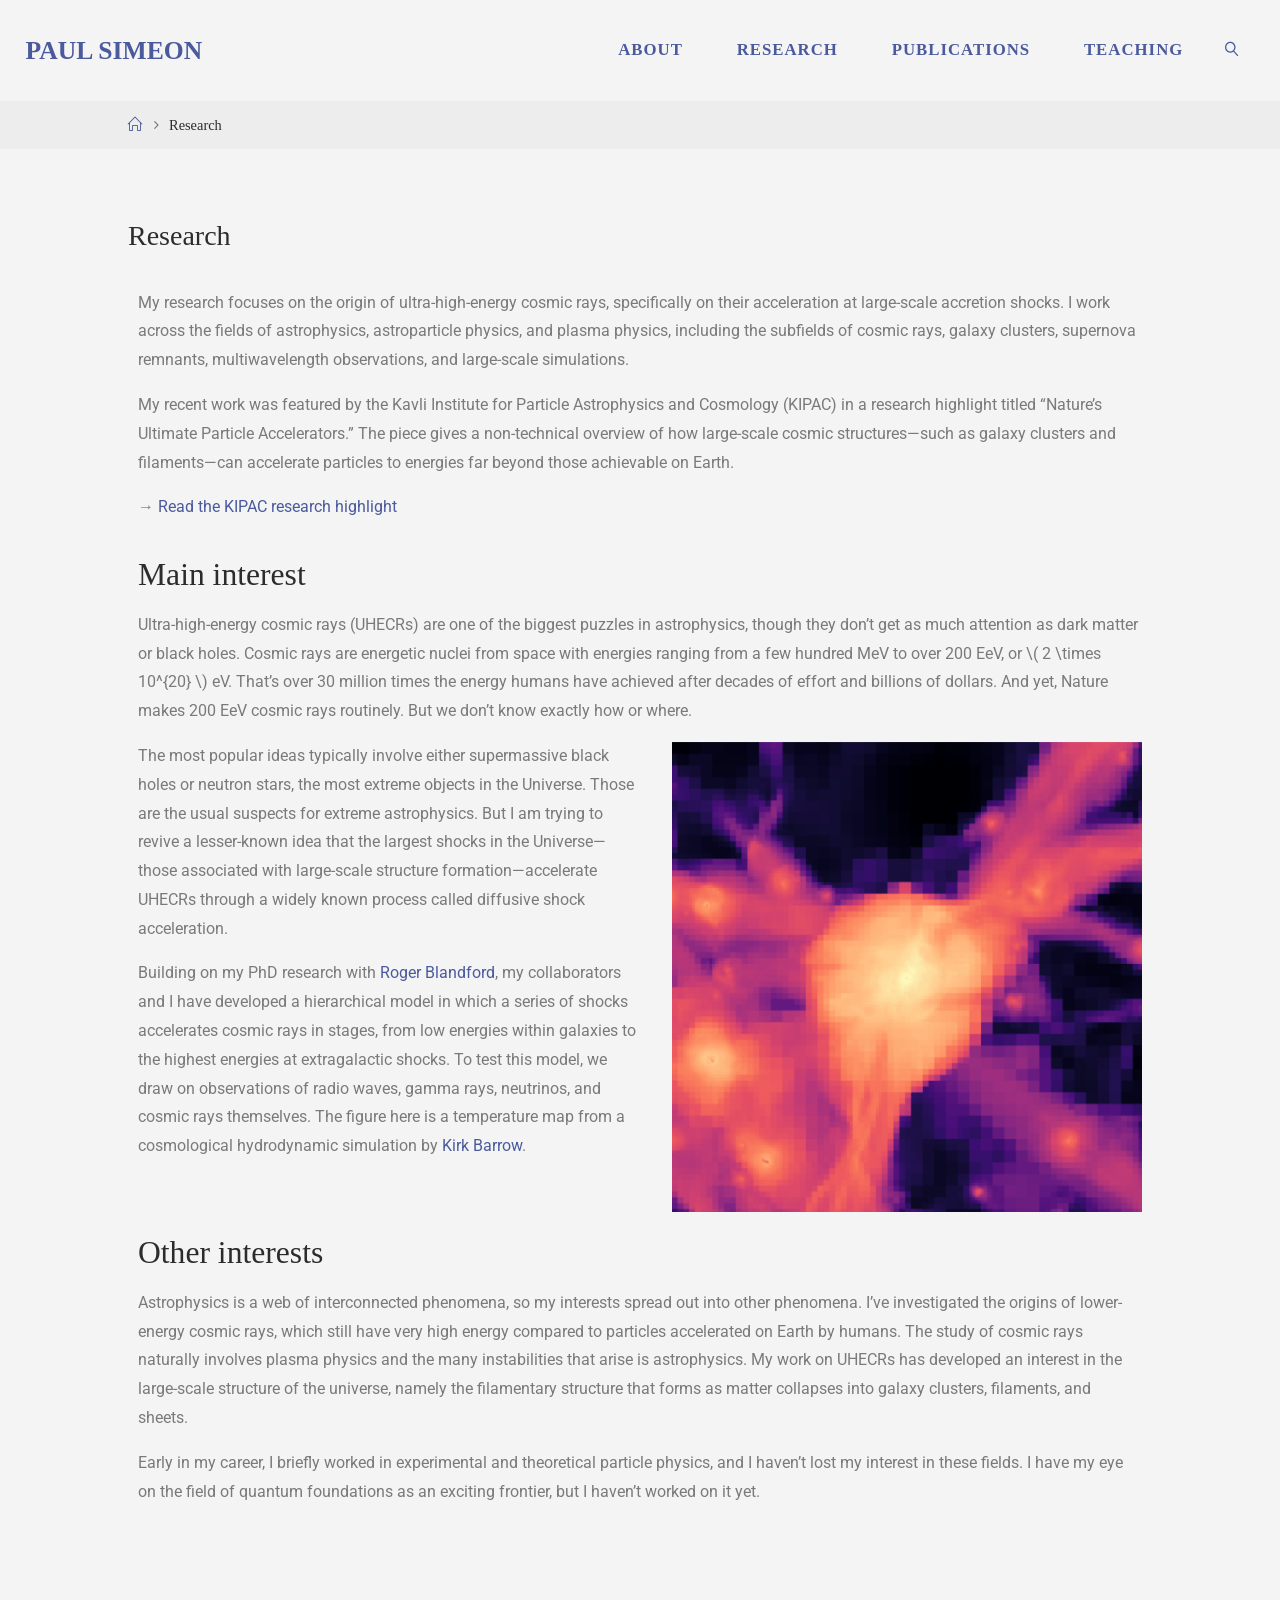
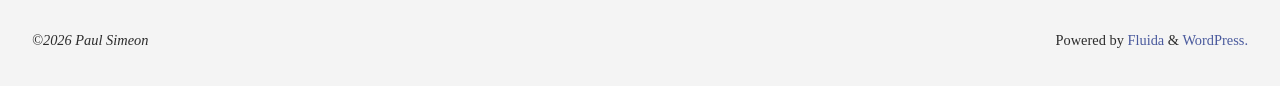
<file: archives/2026/research/index.html>
<!DOCTYPE html>

<html lang="en-US">
<head>
<meta content="width=device-width, user-scalable=yes, initial-scale=1.0" name="viewport"/>
<meta content="IE=edge" http-equiv="X-UA-Compatible"/><meta charset="utf-8"/>
<meta content="index, follow, max-image-preview:large, max-snippet:-1, max-video-preview:-1" name="robots"/>
<!-- This site is optimized with the Yoast SEO plugin v28.8 - https://yoast.com/product/yoast-seo-wordpress/ -->
<title>Research - Paul Simeon</title>
<meta content="en_US" property="og:locale"/>
<meta content="article" property="og:type"/>
<meta content="Research - Paul Simeon" property="og:title"/>
<meta content="My research focuses on the origin of ultra-high-energy cosmic rays, specifically on their acceleration at large-scale accretion shocks. I work across the fields of astrophysics, astroparticle physics, and plasma physics, including the subfields of cosmic rays, galaxy clusters, supernova remnants, multiwavelength observations, and large-scale simulations. My recent work was featured …" property="og:description"/>
<meta content="https://paulsimeon.com/research/" property="og:url"/>
<meta content="Paul Simeon" property="og:site_name"/>
<meta content="2026-01-31T00:01:42+00:00" property="article:modified_time"/>
<meta content="https://paulsimeon.com/wp-content/uploads/2023/08/Cluster-1-temperature-map-1024x1024.png" property="og:image"/>
<meta content="summary_large_image" name="twitter:card"/>
<meta content="Est. reading time" name="twitter:label1"/>
<meta content="3 minutes" name="twitter:data1"/>
<!-- / Yoast SEO plugin. -->
<!-- This site uses the Google Analytics by MonsterInsights plugin v11.3.0 - Using Analytics tracking - https://www.monsterinsights.com/ -->
<!-- Note: MonsterInsights is not currently configured on this site. The site owner needs to authenticate with Google Analytics in the MonsterInsights settings panel. -->
<!-- No tracking code set -->
<!-- / Google Analytics by MonsterInsights -->
<style id="wp-img-auto-sizes-contain-inline-css">
img:is([sizes=auto i],[sizes^="auto," i]){contain-intrinsic-size:3000px 1500px}
/*# sourceURL=wp-img-auto-sizes-contain-inline-css */
</style>
<style id="wp-emoji-styles-inline-css">

	img.wp-smiley, img.emoji {
		display: inline !important;
		border: none !important;
		box-shadow: none !important;
		height: 1em !important;
		width: 1em !important;
		margin: 0 0.07em !important;
		vertical-align: -0.1em !important;
		background: none !important;
		padding: 0 !important;
	}
/*# sourceURL=wp-emoji-styles-inline-css */
</style>
<link href="../_assets/8a01844d6de36a98feb2.css" id="wp-block-library-css" media="all" rel="stylesheet"/>
<style id="classic-theme-styles-inline-css">
/*! This file is auto-generated */
.wp-block-button__link{color:#fff;background-color:#32373c;border-radius:9999px;box-shadow:none;text-decoration:none;padding:calc(.667em + 2px) calc(1.333em + 2px);font-size:1.125em}.wp-block-file__button{background:#32373c;color:#fff;text-decoration:none}
/*# sourceURL=/wp-includes/css/classic-themes.min.css */
</style>
<link href="../_assets/3dae867a7c52aef50189.css" id="jetpack-forms-layout-css" media="all" rel="stylesheet"/>
<link href="../_assets/2d235a4a2b312d6668b1.css" id="jetpack-block-paypal-payment-buttons-css" media="all" rel="stylesheet"/>
<link href="../_assets/a1feba4795fe83e7438f.css" id="rswpbs-grid-css" media="all" rel="stylesheet"/>
<link href="../_assets/b6e51c1fe458765d1344.css" id="rswpbs-spacing-css" media="all" rel="stylesheet"/>
<link href="../_assets/fcc2c7fe0a37eb38835e.css" id="fontawesome-v6-css" media="all" rel="stylesheet"/>
<link href="../_assets/9f423a3402d15c99c459.css" id="rswpbs-style-css" media="all" rel="stylesheet"/>
<style id="ce4wp-subscribe-style-inline-css">
.wp-block-ce4wp-subscribe{max-width:840px;margin:0 auto}.wp-block-ce4wp-subscribe .title{margin-bottom:0}.wp-block-ce4wp-subscribe .subTitle{margin-top:0;font-size:0.8em}.wp-block-ce4wp-subscribe .disclaimer{margin-top:5px;font-size:0.8em}.wp-block-ce4wp-subscribe .disclaimer .disclaimer-label{margin-left:10px}.wp-block-ce4wp-subscribe .inputBlock{width:100%;margin-bottom:10px}.wp-block-ce4wp-subscribe .inputBlock input{width:100%}.wp-block-ce4wp-subscribe .inputBlock label{display:inline-block}.wp-block-ce4wp-subscribe .submit-button{margin-top:25px;display:block}.wp-block-ce4wp-subscribe .required-text{display:inline-block;margin:0;padding:0;margin-left:0.3em}.wp-block-ce4wp-subscribe .onSubmission{height:0;max-width:840px;margin:0 auto}.wp-block-ce4wp-subscribe .firstNameSummary .lastNameSummary{text-transform:capitalize}.wp-block-ce4wp-subscribe .ce4wp-inline-notification{display:flex;flex-direction:row;align-items:center;padding:13px 10px;width:100%;height:40px;border-style:solid;border-color:orange;border-width:1px;border-left-width:4px;border-radius:3px;background:rgba(255,133,15,0.1);flex:none;order:0;flex-grow:1;margin:0px 0px}.wp-block-ce4wp-subscribe .ce4wp-inline-warning-text{font-style:normal;font-weight:normal;font-size:16px;line-height:20px;display:flex;align-items:center;color:#571600;margin-left:9px}.wp-block-ce4wp-subscribe .ce4wp-inline-warning-icon{color:orange}.wp-block-ce4wp-subscribe .ce4wp-inline-warning-arrow{color:#571600;margin-left:auto}.wp-block-ce4wp-subscribe .ce4wp-banner-clickable{cursor:pointer}.ce4wp-link{cursor:pointer}

.no-flex{display:block}.sub-header{margin-bottom:1em}


/*# sourceURL=https://paulsimeon.com/wp-content/plugins/creative-mail-by-constant-contact/assets/js/block/subscribe.css */
</style>
<link href="../_assets/0b5733ebae3c4e4d081b.css" id="mediaelement-css" media="all" rel="stylesheet"/>
<link href="../_assets/22b5272be6133ad89fad.css" id="wp-mediaelement-css" media="all" rel="stylesheet"/>
<link href="../_assets/2852eb7e5442d96c2942.css" id="rswpbs-selectize-css" media="all" rel="stylesheet"/>
<link href="../_assets/67249c480d6f5e32f536.css" id="slick-css" media="all" rel="stylesheet"/>
<style id="global-styles-inline-css">
:root{--wp--preset--aspect-ratio--square: 1;--wp--preset--aspect-ratio--4-3: 4/3;--wp--preset--aspect-ratio--3-4: 3/4;--wp--preset--aspect-ratio--3-2: 3/2;--wp--preset--aspect-ratio--2-3: 2/3;--wp--preset--aspect-ratio--16-9: 16/9;--wp--preset--aspect-ratio--9-16: 9/16;--wp--preset--color--black: #000000;--wp--preset--color--cyan-bluish-gray: #abb8c3;--wp--preset--color--white: #ffffff;--wp--preset--color--pale-pink: #f78da7;--wp--preset--color--vivid-red: #cf2e2e;--wp--preset--color--luminous-vivid-orange: #ff6900;--wp--preset--color--luminous-vivid-amber: #fcb900;--wp--preset--color--light-green-cyan: #7bdcb5;--wp--preset--color--vivid-green-cyan: #00d084;--wp--preset--color--pale-cyan-blue: #8ed1fc;--wp--preset--color--vivid-cyan-blue: #0693e3;--wp--preset--color--vivid-purple: #9b51e0;--wp--preset--color--accent-1: #4a5a9d;--wp--preset--color--accent-2: #f42b00;--wp--preset--color--headings: #2c2c2c;--wp--preset--color--sitetext: #2c2c2c;--wp--preset--color--sitebg: #f4f4f4;--wp--preset--gradient--vivid-cyan-blue-to-vivid-purple: linear-gradient(135deg,rgb(6,147,227) 0%,rgb(155,81,224) 100%);--wp--preset--gradient--light-green-cyan-to-vivid-green-cyan: linear-gradient(135deg,rgb(122,220,180) 0%,rgb(0,208,130) 100%);--wp--preset--gradient--luminous-vivid-amber-to-luminous-vivid-orange: linear-gradient(135deg,rgb(252,185,0) 0%,rgb(255,105,0) 100%);--wp--preset--gradient--luminous-vivid-orange-to-vivid-red: linear-gradient(135deg,rgb(255,105,0) 0%,rgb(207,46,46) 100%);--wp--preset--gradient--very-light-gray-to-cyan-bluish-gray: linear-gradient(135deg,rgb(238,238,238) 0%,rgb(169,184,195) 100%);--wp--preset--gradient--cool-to-warm-spectrum: linear-gradient(135deg,rgb(74,234,220) 0%,rgb(151,120,209) 20%,rgb(207,42,186) 40%,rgb(238,44,130) 60%,rgb(251,105,98) 80%,rgb(254,248,76) 100%);--wp--preset--gradient--blush-light-purple: linear-gradient(135deg,rgb(255,206,236) 0%,rgb(152,150,240) 100%);--wp--preset--gradient--blush-bordeaux: linear-gradient(135deg,rgb(254,205,165) 0%,rgb(254,45,45) 50%,rgb(107,0,62) 100%);--wp--preset--gradient--luminous-dusk: linear-gradient(135deg,rgb(255,203,112) 0%,rgb(199,81,192) 50%,rgb(65,88,208) 100%);--wp--preset--gradient--pale-ocean: linear-gradient(135deg,rgb(255,245,203) 0%,rgb(182,227,212) 50%,rgb(51,167,181) 100%);--wp--preset--gradient--electric-grass: linear-gradient(135deg,rgb(202,248,128) 0%,rgb(113,206,126) 100%);--wp--preset--gradient--midnight: linear-gradient(135deg,rgb(2,3,129) 0%,rgb(40,116,252) 100%);--wp--preset--font-size--small: 10px;--wp--preset--font-size--medium: 20px;--wp--preset--font-size--large: 25px;--wp--preset--font-size--x-large: 42px;--wp--preset--font-size--normal: 16px;--wp--preset--font-size--larger: 40px;--wp--preset--spacing--20: 0.44rem;--wp--preset--spacing--30: 0.67rem;--wp--preset--spacing--40: 1rem;--wp--preset--spacing--50: 1.5rem;--wp--preset--spacing--60: 2.25rem;--wp--preset--spacing--70: 3.38rem;--wp--preset--spacing--80: 5.06rem;--wp--preset--shadow--natural: 6px 6px 9px rgba(0, 0, 0, 0.2);--wp--preset--shadow--deep: 12px 12px 50px rgba(0, 0, 0, 0.4);--wp--preset--shadow--sharp: 6px 6px 0px rgba(0, 0, 0, 0.2);--wp--preset--shadow--outlined: 6px 6px 0px -3px rgb(255, 255, 255), 6px 6px rgb(0, 0, 0);--wp--preset--shadow--crisp: 6px 6px 0px rgb(0, 0, 0);}.wp-block-button{--wp--preset--dimension--25: 25%;--wp--preset--dimension--50: 50%;--wp--preset--dimension--75: 75%;--wp--preset--dimension--100: 100%;}:where(body) { margin: 0; }:where(.is-layout-flex){gap: 0.5em;}:where(.is-layout-grid){gap: 0.5em;}body .is-layout-flex{display: flex;}.is-layout-flex{flex-wrap: wrap;align-items: center;}.is-layout-flex > :is(*, div){margin: 0;}body .is-layout-grid{display: grid;}.is-layout-grid > :is(*, div){margin: 0;}body{padding-top: 0px;padding-right: 0px;padding-bottom: 0px;padding-left: 0px;}:root :where(.wp-element-button, .wp-block-button__link){background-color: #32373c;border-width: 0;color: #fff;font-family: inherit;font-size: inherit;font-style: inherit;font-weight: inherit;letter-spacing: inherit;line-height: inherit;padding-top: calc(0.667em + 2px);padding-right: calc(1.333em + 2px);padding-bottom: calc(0.667em + 2px);padding-left: calc(1.333em + 2px);text-decoration: none;text-transform: inherit;}.has-black-color{color: var(--wp--preset--color--black) !important;}.has-cyan-bluish-gray-color{color: var(--wp--preset--color--cyan-bluish-gray) !important;}.has-white-color{color: var(--wp--preset--color--white) !important;}.has-pale-pink-color{color: var(--wp--preset--color--pale-pink) !important;}.has-vivid-red-color{color: var(--wp--preset--color--vivid-red) !important;}.has-luminous-vivid-orange-color{color: var(--wp--preset--color--luminous-vivid-orange) !important;}.has-luminous-vivid-amber-color{color: var(--wp--preset--color--luminous-vivid-amber) !important;}.has-light-green-cyan-color{color: var(--wp--preset--color--light-green-cyan) !important;}.has-vivid-green-cyan-color{color: var(--wp--preset--color--vivid-green-cyan) !important;}.has-pale-cyan-blue-color{color: var(--wp--preset--color--pale-cyan-blue) !important;}.has-vivid-cyan-blue-color{color: var(--wp--preset--color--vivid-cyan-blue) !important;}.has-vivid-purple-color{color: var(--wp--preset--color--vivid-purple) !important;}.has-accent-1-color{color: var(--wp--preset--color--accent-1) !important;}.has-accent-2-color{color: var(--wp--preset--color--accent-2) !important;}.has-headings-color{color: var(--wp--preset--color--headings) !important;}.has-sitetext-color{color: var(--wp--preset--color--sitetext) !important;}.has-sitebg-color{color: var(--wp--preset--color--sitebg) !important;}.has-black-background-color{background-color: var(--wp--preset--color--black) !important;}.has-cyan-bluish-gray-background-color{background-color: var(--wp--preset--color--cyan-bluish-gray) !important;}.has-white-background-color{background-color: var(--wp--preset--color--white) !important;}.has-pale-pink-background-color{background-color: var(--wp--preset--color--pale-pink) !important;}.has-vivid-red-background-color{background-color: var(--wp--preset--color--vivid-red) !important;}.has-luminous-vivid-orange-background-color{background-color: var(--wp--preset--color--luminous-vivid-orange) !important;}.has-luminous-vivid-amber-background-color{background-color: var(--wp--preset--color--luminous-vivid-amber) !important;}.has-light-green-cyan-background-color{background-color: var(--wp--preset--color--light-green-cyan) !important;}.has-vivid-green-cyan-background-color{background-color: var(--wp--preset--color--vivid-green-cyan) !important;}.has-pale-cyan-blue-background-color{background-color: var(--wp--preset--color--pale-cyan-blue) !important;}.has-vivid-cyan-blue-background-color{background-color: var(--wp--preset--color--vivid-cyan-blue) !important;}.has-vivid-purple-background-color{background-color: var(--wp--preset--color--vivid-purple) !important;}.has-accent-1-background-color{background-color: var(--wp--preset--color--accent-1) !important;}.has-accent-2-background-color{background-color: var(--wp--preset--color--accent-2) !important;}.has-headings-background-color{background-color: var(--wp--preset--color--headings) !important;}.has-sitetext-background-color{background-color: var(--wp--preset--color--sitetext) !important;}.has-sitebg-background-color{background-color: var(--wp--preset--color--sitebg) !important;}.has-black-border-color{border-color: var(--wp--preset--color--black) !important;}.has-cyan-bluish-gray-border-color{border-color: var(--wp--preset--color--cyan-bluish-gray) !important;}.has-white-border-color{border-color: var(--wp--preset--color--white) !important;}.has-pale-pink-border-color{border-color: var(--wp--preset--color--pale-pink) !important;}.has-vivid-red-border-color{border-color: var(--wp--preset--color--vivid-red) !important;}.has-luminous-vivid-orange-border-color{border-color: var(--wp--preset--color--luminous-vivid-orange) !important;}.has-luminous-vivid-amber-border-color{border-color: var(--wp--preset--color--luminous-vivid-amber) !important;}.has-light-green-cyan-border-color{border-color: var(--wp--preset--color--light-green-cyan) !important;}.has-vivid-green-cyan-border-color{border-color: var(--wp--preset--color--vivid-green-cyan) !important;}.has-pale-cyan-blue-border-color{border-color: var(--wp--preset--color--pale-cyan-blue) !important;}.has-vivid-cyan-blue-border-color{border-color: var(--wp--preset--color--vivid-cyan-blue) !important;}.has-vivid-purple-border-color{border-color: var(--wp--preset--color--vivid-purple) !important;}.has-accent-1-border-color{border-color: var(--wp--preset--color--accent-1) !important;}.has-accent-2-border-color{border-color: var(--wp--preset--color--accent-2) !important;}.has-headings-border-color{border-color: var(--wp--preset--color--headings) !important;}.has-sitetext-border-color{border-color: var(--wp--preset--color--sitetext) !important;}.has-sitebg-border-color{border-color: var(--wp--preset--color--sitebg) !important;}.has-vivid-cyan-blue-to-vivid-purple-gradient-background{background: var(--wp--preset--gradient--vivid-cyan-blue-to-vivid-purple) !important;}.has-light-green-cyan-to-vivid-green-cyan-gradient-background{background: var(--wp--preset--gradient--light-green-cyan-to-vivid-green-cyan) !important;}.has-luminous-vivid-amber-to-luminous-vivid-orange-gradient-background{background: var(--wp--preset--gradient--luminous-vivid-amber-to-luminous-vivid-orange) !important;}.has-luminous-vivid-orange-to-vivid-red-gradient-background{background: var(--wp--preset--gradient--luminous-vivid-orange-to-vivid-red) !important;}.has-very-light-gray-to-cyan-bluish-gray-gradient-background{background: var(--wp--preset--gradient--very-light-gray-to-cyan-bluish-gray) !important;}.has-cool-to-warm-spectrum-gradient-background{background: var(--wp--preset--gradient--cool-to-warm-spectrum) !important;}.has-blush-light-purple-gradient-background{background: var(--wp--preset--gradient--blush-light-purple) !important;}.has-blush-bordeaux-gradient-background{background: var(--wp--preset--gradient--blush-bordeaux) !important;}.has-luminous-dusk-gradient-background{background: var(--wp--preset--gradient--luminous-dusk) !important;}.has-pale-ocean-gradient-background{background: var(--wp--preset--gradient--pale-ocean) !important;}.has-electric-grass-gradient-background{background: var(--wp--preset--gradient--electric-grass) !important;}.has-midnight-gradient-background{background: var(--wp--preset--gradient--midnight) !important;}.has-small-font-size{font-size: var(--wp--preset--font-size--small) !important;}.has-medium-font-size{font-size: var(--wp--preset--font-size--medium) !important;}.has-large-font-size{font-size: var(--wp--preset--font-size--large) !important;}.has-x-large-font-size{font-size: var(--wp--preset--font-size--x-large) !important;}.has-normal-font-size{font-size: var(--wp--preset--font-size--normal) !important;}.has-larger-font-size{font-size: var(--wp--preset--font-size--larger) !important;}
:root :where(.wp-block-icon svg){width: 24px;}
:where(.wp-block-gallery.is-layout-flex){gap: var( --wp--style--gallery-gap-default, var( --gallery-block--gutter-size, var( --wp--style--block-gap, 0.5em ) ) );}:where(.wp-block-gallery.is-layout-grid){gap: var( --wp--style--gallery-gap-default, var( --gallery-block--gutter-size, var( --wp--style--block-gap, 0.5em ) ) );}
:where(.wp-block-latest-posts.is-layout-flex){gap: 1.25em;}:where(.wp-block-latest-posts.is-layout-grid){gap: 1.25em;}
:where(.wp-block-post-template.is-layout-flex){gap: 1.25em;}:where(.wp-block-post-template.is-layout-grid){gap: 1.25em;}
:where(.wp-block-term-template.is-layout-flex){gap: 1.25em;}:where(.wp-block-term-template.is-layout-grid){gap: 1.25em;}
:where(.wp-block-columns.is-layout-flex){gap: 2em;}:where(.wp-block-columns.is-layout-grid){gap: 2em;}
:root :where(.wp-block-pullquote){font-size: 1.5em;line-height: 1.6;}
/*# sourceURL=global-styles-inline-css */
</style>
<style id="jetpack-stats-inline-css">
img#wpstats{display:none}
/*# sourceURL=jetpack-stats-inline-css */
</style>
<style id="nfd-wonder-blocks-utilities-inline-css">
.nfd-relative{position:relative!important}.-nfd-bottom-1{bottom:-.25rem!important}.-nfd-top-0\.5{top:-.125rem!important}.-nfd-top-1{top:-.25rem!important}.nfd-top-10{top:2.5rem!important}.nfd-col-start-1{grid-column-start:1!important}.nfd-col-start-2{grid-column-start:2!important}.nfd-col-start-3{grid-column-start:3!important}.nfd-col-start-4{grid-column-start:4!important}.nfd-col-start-5{grid-column-start:5!important}.nfd-col-start-6{grid-column-start:6!important}.nfd-col-start-7{grid-column-start:7!important}.nfd-col-end-10{grid-column-end:10!important}.nfd-col-end-11{grid-column-end:11!important}.nfd-col-end-12{grid-column-end:12!important}.nfd-col-end-13{grid-column-end:13!important}.nfd-col-end-7{grid-column-end:7!important}.nfd-col-end-8{grid-column-end:8!important}.nfd-col-end-9{grid-column-end:9!important}.nfd-row-start-1{grid-row-start:1!important}.-nfd-mx-2:not([style*=margin]){margin-left:-.5rem!important;margin-right:-.5rem!important}.nfd-my-0:not([style*=margin]){margin-bottom:0!important;margin-top:0!important}.nfd-mb-8:not([style*=margin]){margin-bottom:2rem!important}.nfd-mt-2:not([style*=margin]){margin-top:.5rem!important}.nfd-mt-8:not([style*=margin]){margin-top:2rem!important}.nfd-mt-\[-100px\]:not([style*=margin]){margin-top:-100px!important}.nfd-grid{display:grid!important}.nfd-h-full{height:100%!important}.nfd-w-full{width:100%!important}.nfd-shrink-0{flex-shrink:0!important}.nfd-grow{flex-grow:1!important}.nfd-grid-cols-11{grid-template-columns:repeat(11,minmax(0,1fr))!important}.nfd-grid-cols-12{grid-template-columns:repeat(12,minmax(0,1fr))!important}.nfd-grid-cols-2{grid-template-columns:repeat(2,minmax(0,1fr))!important}.nfd-grid-rows-1{grid-template-rows:repeat(1,minmax(0,1fr))!important}.nfd-items-center{align-items:center!important}.nfd-gap-y-10{row-gap:2.5rem!important}.nfd-overflow-hidden{overflow:hidden!important}.nfd-border-b{border-bottom-width:1px!important}.nfd-border-dashed{border-style:dashed!important}.nfd-p-0:not([style*=padding]){padding:0!important}.nfd-p-10:not([style*=padding]){padding:2.5rem!important}.nfd-p-2:not([style*=padding]){padding:.5rem!important}.nfd-p-4:not([style*=padding]){padding:1rem!important}.nfd-p-8:not([style*=padding]){padding:2rem!important}.nfd-px-0:not([style*=padding]){padding-left:0!important;padding-right:0!important}.nfd-px-4:not([style*=padding]){padding-left:1rem!important;padding-right:1rem!important}.nfd-px-8:not([style*=padding]){padding-left:2rem!important;padding-right:2rem!important}.nfd-py-0:not([style*=padding]){padding-bottom:0!important;padding-top:0!important}.nfd-py-4:not([style*=padding]){padding-bottom:1rem!important;padding-top:1rem!important}.nfd-py-5:not([style*=padding]){padding-bottom:1.25rem!important;padding-top:1.25rem!important}.nfd-pt-0:not([style*=padding]){padding-top:0!important}.nfd-text-left{text-align:left!important}.nfd-wc-products{self-align:flex-start!important;flex-grow:0!important}.nfd-wc-products>ul{row-gap:calc(var(--wndb--gap--2xl)*var(--wndb--gap--scale-factor))!important}.nfd-wc-products .wc-block-grid__product-image{overflow:hidden!important}.nfd-wc-products .wc-block-grid__product-image img{transition:transform .6s ease-in-out!important}.nfd-wc-products .wc-block-grid__product-image img:hover{transform:scale(1.1)!important}.nfd-wc-products .wc-block-components-product-sale-badge{backdrop-filter:blur(4px)!important;background:hsla(0,0%,100%,.5)!important;border:1px solid hsla(0,0%,100%,.2)!important;border-radius:999px!important;font-size:.8125rem!important;font-weight:700!important;margin:6px!important;padding:4px 12px!important}.nfd-wc-products .wc-block-components-product-sale-badge>span{background:transparent!important}.nfd-wc-products .wc-block-components-product-price{color:inherit!important}.nfd-wc-search .wp-block-search__inside-wrapper{background-color:var(--wndb--color--borders)!important;border:2px solid var(--wndb--color--subtle)!important;border-radius:999px!important;max-width:100%!important;padding:0!important;width:25rem!important}.nfd-wc-search .wp-block-search__inside-wrapper input[type=search]{background:none!important;border:none!important;border-bottom-left-radius:999px!important;border-top-left-radius:999px!important;color:var(--wndb--color--text--contrast)!important;font-size:1.25rem!important;font-weight:500!important;min-height:3.75rem!important;padding-inline:24px!important}.nfd-wc-search .wp-block-search__inside-wrapper:has(button:focus),.nfd-wc-search .wp-block-search__inside-wrapper:has(input[type=search]:focus){outline:2px solid var(--wndb--color--text--contrast)!important;outline-offset:2px!important}.nfd-wc-search .wp-block-search__button{aspect-ratio:1/1!important;background:var(--wndb-gray-800)!important;border-radius:999px!important;height:100%!important;margin-left:0!important;margin-right:2px!important;margin-top:2px!important}.nfd-wc-search .wp-block-search__button:focus,.nfd-wc-search .wp-block-search__button:hover{background:var(--wndb-gray-900)!important;filter:none!important;outline:2px solid var(--wndb-gray-900)!important;outline-offset:2px!important}.nfd-wc-search .wp-block-search__inside-wrapper input[type=search]::-moz-placeholder{color:var(--wndb--color--text--faded)!important}.nfd-wc-search .wp-block-search__inside-wrapper input[type=search]::placeholder{color:var(--wndb--color--text--faded)!important}.nfd-commerce-icons{align-items:center!important;display:flex!important;flex-direction:row!important;gap:8px!important}.nfd-commerce-icons .wc-block-cart-link__text{display:none!important}.nfd-commerce-icons .wp-block-search__button svg,.nfd-commerce-icons svg.wc-block-customer-account__account-icon,.nfd-commerce-icons svg.wc-block-mini-cart__icon{height:28px!important;width:28px!important}.nfd-commerce-icons .wp-block-search__button-only .wp-block-search__button.has-icon{align-items:center!important;background:none!important;color:currentcolor!important;display:flex!important;padding:0!important}.nfd-commerce-icons .wp-block-search__button-only .wp-block-search__input{margin-right:.5em!important}.nfd-commerce-icons .wp-block-woocommerce-customer-account a{padding:0!important}:root{--wndb-mask-color:rgba(0,0,0,.15);--wndb-mask-position:50% 50% at 50% 20%;--wndb-mask-opacity:0.35}[class*=nfd-bg-effect]{isolation:isolate!important;position:relative!important}[class*=nfd-wb-header] [class*=nfd-bg-effect]{z-index:1!important}.has-modal-open [class*=nfd-bg-effect]{isolation:unset!important}.nfd-bg-effect-position-center{--wndb-mask-position:50% 50% at 50% 50%}[class*=nfd-bg-effect]:after{content:""!important;inset:0!important;-webkit-mask-image:radial-gradient(ellipse var(--wndb-mask-position),#000 70%,rgba(0,0,0,.3) 100%)!important;mask-image:radial-gradient(ellipse var(--wndb-mask-position),#000 70%,rgba(0,0,0,.3) 100%)!important;opacity:var(--wndb-mask-opacity)!important;pointer-events:none!important;position:absolute!important;z-index:-1!important}.nfd-bg-effect-dots:after{--wndb-mask-opacity:1;background:radial-gradient(var(--wndb-mask-color) 1px,transparent 1px)!important;background-size:20px 20px!important}.nfd-bg-effect-grid:after{background-image:linear-gradient(to right,var(--wndb-mask-color) 1px,transparent 1px),linear-gradient(to bottom,var(--wndb-mask-color) 1px,transparent 1px)!important;background-size:50px 50px!important}.nfd-bg-effect-grid-perspective{perspective:1000px!important}.has-modal-open .nfd-bg-effect-grid-perspective{perspective:unset!important}.nfd-bg-effect-grid-perspective:after{--wndb-mask-opacity:0.6;background-size:100px 100px!important;transform:rotateX(-60deg) translateZ(0)!important;transform-origin:top!important;transform-style:preserve-3d!important}.nfd-bg-effect-grid-2:after,.nfd-bg-effect-grid-perspective:after{background-image:linear-gradient(to right,var(--wndb-mask-color) 1px,transparent 1px),linear-gradient(to bottom,var(--wndb-mask-color) 1px,transparent 1px)!important}.nfd-bg-effect-grid-2:after{background-size:14px 32px!important}.nfd-bg-effect-grid-3{overflow:hidden!important}.nfd-bg-effect-grid-3:after{background-image:linear-gradient(to right,var(--wndb-mask-color) 1px,transparent 1px),linear-gradient(to bottom,var(--wndb-mask-color) 1px,transparent 1px)!important;background-size:32px 80px!important;right:-40%!important;top:-20%!important;transform:scale(1.5) skew(-30deg,30deg)!important}.nfd-bg-effect-lines:after{--wndb-mask-opacity:0.4;background-image:linear-gradient(to right,var(--wndb-mask-color) 1px,transparent 1px)!important;background-size:48px!important}.nfd-bg-effect-lines-2{--wndb-mask-opacity:0.45;overflow:hidden!important;perspective:1000px!important}.has-modal-open .nfd-bg-effect-lines-2{perspective:unset!important}.nfd-bg-effect-lines-2:after{background-image:linear-gradient(to right,var(--wndb-mask-color) 1px,transparent 1px)!important;background-size:30px!important;right:-40%!important;top:-20%!important;transform:rotateX(-45deg) skew(-16deg) translateZ(0)!important;transform-origin:right!important;transform-style:preserve-3d!important}.nfd-mask-opacity-0:after{--wndb-mask-opacity:0.8}:where(:root){--wndb--max-w--prose:min(65ch,1100px)}.nfd-max-w-prose:not(.nfd-max-w-full),:where(.nfd-text-balance:not(.nfd-max-w-full)){max-width:var(--wndb--max-w--prose)!important}.nfd-max-w-prose:not(.nfd-max-w-full).has-text-align-center,:where(.nfd-text-balance:not(.nfd-max-w-full)).has-text-align-center{margin-inline:auto!important}.nfd-max-w-prose:not(.nfd-max-w-full).has-text-align-right,:where(.nfd-text-balance:not(.nfd-max-w-full)).has-text-align-right{margin-inline-start:auto!important}:where(.nfd-text-balance){text-wrap:balance!important}.nfd-text-balance>h1,.nfd-text-balance>h2,.nfd-text-balance>h3,.nfd-text-balance>h4,.nfd-text-balance>p{text-wrap:balance!important}.nfd-text-pretty,.nfd-text-pretty>h1,.nfd-text-pretty>h2,.nfd-text-pretty>h3,.nfd-text-pretty>h4,.nfd-text-pretty>p{text-wrap:pretty!important}.wp-block-image figcaption{font-weight:400!important;margin-inline:auto!important;max-width:64ch!important;padding-block-start:.5em!important;text-wrap:balance!important}.wp-block-quote>.nfd-text-pretty{font-weight:550;margin-block:.25em}:where(:root){--wndb--text-scale-factor:1;--wndb--text--xs:0.75rem;--wndb--text--sm:0.875rem;--wndb--text--base:1rem;--wndb--text--md:1.125rem;--wndb--text--lg:1.5rem;--wndb--text--xl:2.375rem;--wndb--text--huge:clamp(2.75rem,1.4688rem + 2.5vw,3.5rem);--wndb--text-giga:clamp(3.25rem,2.546875rem + 2.25vw,4.375rem)}.nfd-text-xs:not([class*=font-size]):not([style*=font-size]){font-size:calc(var(--wndb--text--xs)*var(--wndb--text-scale-factor))!important}.nfd-text-xs:not([style*=letter-spacing]){letter-spacing:.05em!important}.nfd-text-sm:not([class*=font-size]):not([style*=font-size]){font-size:calc(var(--wndb--text--sm)*var(--wndb--text-scale-factor))!important}.nfd-text-base:not([class*=font-size]):not([style*=font-size]){font-size:calc(var(--wndb--text--base)*var(--wndb--text-scale-factor))!important}.nfd-text-md:not([class*=font-size]):not([style*=font-size]){font-size:calc(var(--wndb--text--md)*var(--wndb--text-scale-factor))!important}.nfd-text-base:not([style*=line-height]),.nfd-text-md:not([style*=line-height]){line-height:1.6!important}.nfd-text-lg:not([class*=font-size]):not([style*=font-size]){font-size:calc(var(--wndb--text--lg)*var(--wndb--text-scale-factor))!important}.nfd-text-lg:not([style*=line-height]){line-height:1.4!important}.nfd-text-lg:not([style*=letter-spacing]){letter-spacing:0!important}.nfd-text-lg:not([style*=font-weight]){font-weight:500!important}.nfd-text-xl:not([class*=font-size]):not([style*=font-size]){font-size:var(--wndb--text--xl)!important}.nfd-text-xl:not([style*=line-height]){line-height:1.25!important}.nfd-text-xl:not([style*=letter-spacing]){letter-spacing:-.01em!important}.nfd-text-xl:not([style*=font-weight]){font-weight:500!important}:where(.nfd-text-huge:not([class*=font-size]):not([style*=font-size])){font-size:calc(var(--wndb--text--huge)*var(--wndb--text-scale-factor))!important;max-width:var(--wndb--max-w--prose)!important;text-wrap:balance!important}:where(.nfd-text-huge:not([class*=font-size]):not([style*=font-size]).nfd-max-w-container){max-width:var(--wndb--container)!important}:where(.nfd-text-giga:not([class*=font-size]):not([style*=font-size])).has-text-align-center,:where(.nfd-text-huge:not([class*=font-size]):not([style*=font-size])).has-text-align-center{margin-inline:auto!important}:where(.nfd-text-giga:not([class*=font-size]):not([style*=font-size])).has-text-align-right,:where(.nfd-text-huge:not([class*=font-size]):not([style*=font-size])).has-text-align-right{margin-inline-start:auto!important}.nfd-text-huge:not([style*=line-height]){line-height:1.1!important}.nfd-text-huge:not([style*=letter-spacing]){letter-spacing:-.025em!important}.nfd-text-huge:not([style*=font-weight]){font-weight:500!important}:where(.nfd-text-giga:not([class*=font-size]):not([style*=font-size])){font-size:calc(var(--wndb--text-giga)*var(--wndb--text-scale-factor))!important;max-width:var(--wndb--max-w--prose)!important;text-wrap:balance!important}:where(.nfd-text-giga:not([class*=font-size]):not([style*=font-size]).nfd-max-w-container){max-width:var(--wndb--container)!important}.nfd-text-giga:not([style*=line-height]){line-height:1.1!important}.nfd-text-giga:not([style*=letter-spacing]){letter-spacing:-.04em!important}.nfd-text-giga:not([style*=font-weight]){font-weight:500!important}:root{--nfd-wb-anim-transition-duration:1400ms;--nfd-wb-anim-transition-delay:50ms;--nfd-wb-anim-transition-easing-function:cubic-bezier(0.4,1,0.65,1);--nfd-wb-anim-transition:all var(--nfd-wb-anim-transition-duration) var(--nfd-wb-anim-transition-easing-function) var(--nfd-wb-anim-transition-delay)}@media (prefers-reduced-motion:reduce){.nfd-wb-animate{transition:none!important}.nfd-wb-twist-in,[class*=nfd-wb-]{clip-path:none!important;opacity:1!important;transform:none!important}}@media (max-width:782px){body:not(.nfd-wb-editor-animations) .nfd-wb-animate{transition:none!important}body:not(.nfd-wb-editor-animations) .nfd-wb-twist-in,body:not(.nfd-wb-editor-animations) [class*=nfd-wb-]{clip-path:none!important;opacity:1!important;transform:none!important}}.nfd-wb-animate[data-replay-animation]{transition:none!important}[class*=nfd-wb-fade-in]{--nfd-wb-anim-transition:opacity var(--nfd-wb-anim-transition-duration) var(--nfd-wb-anim-transition-easing-function) var(--nfd-wb-anim-transition-delay),transform var(--nfd-wb-anim-transition-duration) var(--nfd-wb-anim-transition-easing-function) var(--nfd-wb-anim-transition-delay);transition:var(--nfd-wb-anim-transition)}.nfd-wb-fade-in-bottom{--nfd-wb-anim-transition-duration:1200ms;opacity:0;transform:translate3d(0,90px,0);transition:var(--nfd-wb-anim-transition)}.nfd-wb-fade-in-bottom-short{transform:translate3d(0,32px,0)}.nfd-wb-fade-in-bottom-short,.nfd-wb-fade-in-top-short{--nfd-wb-anim-transition-duration:600ms;opacity:0;transition:var(--nfd-wb-anim-transition)}.nfd-wb-fade-in-top-short{transform:translate3d(0,-32px,0)}.nfd-wb-fade-in-left-short{transform:translate3d(-32px,0,0)}.nfd-wb-fade-in-left-short,.nfd-wb-fade-in-right-short{--nfd-wb-anim-transition-duration:600ms;opacity:0;transition:var(--nfd-wb-anim-transition)}.nfd-wb-fade-in-right-short{transform:translate3d(32px,0,0)}.nfd-wb-animated-in:not([data-replay-animation])[class*=nfd-wb-fade-in]{opacity:1;transform:translateZ(0)}.nfd-wb-zoom-in{--nfd-wb-anim-transition-duration:1200ms;--nfd-wb-anim-transition:opacity var(--nfd-wb-anim-transition-duration) var(--nfd-wb-anim-transition-easing-function) var(--nfd-wb-anim-transition-delay),transform var(--nfd-wb-anim-transition-duration) var(--nfd-wb-anim-transition-easing-function) var(--nfd-wb-anim-transition-delay);transform:scale3d(.4,.4,.4)}.nfd-wb-zoom-in,.nfd-wb-zoom-in-short{opacity:0;transition:var(--nfd-wb-anim-transition)}.nfd-wb-zoom-in-short{--nfd-wb-anim-transition-duration:600ms;--nfd-wb-anim-transition:opacity var(--nfd-wb-anim-transition-duration) var(--nfd-wb-anim-transition-easing-function) var(--nfd-wb-anim-transition-delay),transform var(--nfd-wb-anim-transition-duration) var(--nfd-wb-anim-transition-easing-function) var(--nfd-wb-anim-transition-delay);transform:scale3d(.92,.92,.92)}.nfd-wb-animated-in:not([data-replay-animation])[class*=nfd-wb-zoom-]{opacity:1;transform:scaleX(1)}div:has(>.nfd-wb-twist-in){perspective:1200px}.nfd-wb-twist-in{--nfd-wb-anim-transition-duration:1000ms;--nfd-wb-anim-transition:opacity var(--nfd-wb-anim-transition-duration) var(--nfd-wb-anim-transition-easing-function) var(--nfd-wb-anim-transition-delay),transform var(--nfd-wb-anim-transition-duration) var(--nfd-wb-anim-transition-easing-function) var(--nfd-wb-anim-transition-delay);opacity:0;transform:translateY(40px) scale(.8) rotateY(30deg) rotate(-12deg) translateZ(0);transition:var(--nfd-wb-anim-transition)}.nfd-wb-animated-in:not([data-replay-animation]).nfd-wb-twist-in{opacity:1;transform:translateY(0) scale(1) rotateY(0deg) rotate(0deg) translateZ(0)}.nfd-wb-reveal-right{--nfd-wb-anim-transition-duration:1500ms;--nfd-wb-anim-transition-easing-function:cubic-bezier(0.4,0,0,1);--nfd-wb-anim-transition:clip-path var(--nfd-wb-anim-transition-duration) var(--nfd-wb-anim-transition-easing-function) var(--nfd-wb-anim-transition-delay);clip-path:inset(0 100% 0 0);transition:var(--nfd-wb-anim-transition)}.nfd-wb-animated-in>.nfd-wb-reveal-right:not([data-replay-animation]){clip-path:inset(0 0 0 0)!important}.nfd-delay-50{--nfd-wb-anim-transition-delay:50ms}.nfd-delay-150{--nfd-wb-anim-transition-delay:150ms}.nfd-delay-300{--nfd-wb-anim-transition-delay:300ms}.nfd-delay-450{--nfd-wb-anim-transition-delay:450ms}.nfd-delay-600{--nfd-wb-anim-transition-delay:600ms}.nfd-delay-750{--nfd-wb-anim-transition-delay:750ms}.nfd-delay-900{--nfd-wb-anim-transition-delay:900ms}.nfd-delay-1050{--nfd-wb-anim-transition-delay:1050ms}.nfd-delay-1200{--nfd-wb-anim-transition-delay:1200ms}.nfd-delay-1350{--nfd-wb-anim-transition-delay:1350ms}.nfd-delay-1500{--nfd-wb-anim-transition-delay:1500ms}:where(:root){--wndb--container:1200px;--wndb--container--wide:1340px}body .is-layout-constrained:has(.nfd-container.is-layout-constrained)>.nfd-container.is-layout-constrained{max-width:unset!important;width:100%!important}.is-layout-constrained.has-global-padding:has(.nfd-container.is-layout-constrained)>.nfd-container.is-layout-constrained{margin-left:calc(var(--wp--style--root--padding-left)*-1)!important;margin-right:calc(var(--wp--style--root--padding-right)*-1)!important;max-width:unset!important;width:unset!important}.editor-styles-wrapper .nfd-container:is(.is-layout-constrained)>:where(:not(.alignleft):not(.alignright):not(.alignfull):not(.alignwide)),.editor-styles-wrapper .nfd-container>:where(.wp-block-cover-is-layout-constrained:not(.alignleft):not(.alignright):not(.alignfull):not(.alignwide)):not([style*=margin]),.nfd-container:is(.is-layout-constrained)>:where(:not(.alignleft):not(.alignright):not(.alignfull):not(.alignwide)),.nfd-container:is(.nfd-my-0)>div,.nfd-container>:where(.wp-block-cover-is-layout-constrained:not(.alignleft):not(.alignright):not(.alignfull):not(.alignwide)){max-width:var(--wndb--container);width:100%}.editor-styles-wrapper .nfd-container:is(.is-layout-constrained)>.alignwide,.nfd-container:is(.is-layout-constrained).alignwide>:where(:not(.alignleft):not(.alignright):not(.alignfull)):not([style*=margin]),.nfd-container:is(.is-layout-constrained)>.alignwide,.nfd-container:is(.nfd-my-0)>.alignwide{max-width:var(--wndb--container--wide);width:100%}.nfd-container:not(.alignfull){padding-inline:var(--wndb--p)!important}.nfd-container:is(.nfd-my-0)>div:not([style*=margin]){margin-inline:auto!important}[class*=nfd-divider-]{position:relative;z-index:13}[class*=nfd-divider-]~[class*=nfd-divider-]{z-index:12!important}[class*=nfd-divider-]~[class*=nfd-divider-]~[class*=nfd-divider-]{z-index:11!important}[class*=nfd-divider-]:before{background:inherit!important;bottom:calc(var(--wndb--divider-size)*-1)!important;content:""!important;height:var(--wndb--divider-size)!important;left:0!important;pointer-events:none!important;position:absolute!important;width:100%!important;z-index:10!important}.nfd-divider-arrow{--wndb--divider-size:16px}.nfd-divider-arrow:before{bottom:calc(var(--wndb--divider-size)*-1)!important;height:calc(var(--wndb--divider-size)*2)!important;left:50%!important;transform:translateX(-50%) rotate(45deg)!important;width:calc(var(--wndb--divider-size)*2)!important}.nfd-divider-clouds{--wndb--divider-size:150px}.nfd-divider-clouds:after,.nfd-divider-clouds:before{background:inherit!important;background-image:url("data:image/svg+xml;charset=utf-8,%3Csvg xmlns='http://www.w3.org/2000/svg' preserveAspectRatio='xMidYMax slice' viewBox='0 0 283.5 27.8'%3E%3Cpath fill='%23fff' d='M0 0v6.7c1.9-.8 4.7-1.4 8.5-1 9.5 1.1 11.1 6 11.1 6s2.1-.7 4.3-.2c2.1.5 2.8 2.6 2.8 2.6s.2-.5 1.4-.7 1.7.2 1.7.2 0-2.1 1.9-2.8 3.6.7 3.6.7.7-2.9 3.1-4.1 4.7 0 4.7 0 1.2-.5 2.4 0 1.7 1.4 1.7 1.4h1.4c.7 0 1.2.7 1.2.7s.8-1.8 4-2.2c3.5-.4 5.3 2.4 6.2 4.4q.6-.6 1.8-.9c2.8-.7 4 .7 4 .7s1.7-5 11.1-6c9.5-1.1 12.3 3.9 12.3 3.9s1.2-4.8 5.7-5.7 6.8 1.8 6.8 1.8.6-.6 1.5-.9c.9-.2 1.9-.2 1.9-.2s5.2-6.4 12.6-3.3c7.3 3.1 4.7 9 4.7 9s1.9-.9 4 0 2.8 2.4 2.8 2.4 1.9-1.2 4.5-1.2 4.3 1.2 4.3 1.2.2-1 1.4-1.7 2.1-.7 2.1-.7-.5-3.1 2.1-5.5 5.7-1.4 5.7-1.4 1.5-2.3 4.2-1.1 1.7 5.2 1.7 5.2.3-.1 1.3.5c.5.4.8.8.9 1.1.5-1.4 2.4-5.8 8.4-4 7.1 2.1 3.5 8.9 3.5 8.9s.8-.4 2 0 1.1 1.1 1.1 1.1 1.1-1.1 2.3-1.1 2.1.5 2.1.5 1.9-3.6 6.2-1.2 1.9 6.4 1.9 6.4 2.6-2.4 7.4 0c3.4 1.7 3.9 4.9 3.9 4.9s3.3-6.9 10.4-7.9 11.5 2.6 11.5 2.6.8 0 1.2.2.9.9.9.9 4.4-3.1 8.3.2c1.9 1.7 1.5 5 1.5 5s.3-1.1 1.6-1.4 2.3.2 2.3.2-.1-1.2.5-1.9 1.9-.9 1.9-.9-4.7-9.3 4.4-13.4c5.6-2.5 9.2.9 9.2.9s5-6.2 15.9-6.2 16.1 8.1 16.1 8.1.7-.2 1.6-.4V0z'/%3E%3C/svg%3E")!important;background-repeat:repeat-x!important;background-size:cover!important;content:""!important;height:var(--wndb--divider-size)!important;left:0!important;pointer-events:none!important;position:absolute!important;top:0!important;width:100%!important;z-index:10!important}.nfd-divider-clouds:after{bottom:0!important;top:auto!important;transform:rotate(180deg)!important}.nfd-divider-ellipse{--wndb--divider-size:50px}.nfd-divider-ellipse:before{clip-path:ellipse(50% var(--wndb--divider-size) at 50% 0)!important}.nfd-divider-rounded:not([style*=-radius]){--wndb--divider-size:50px}.nfd-divider-rounded:before:not([style*=-radius]){border-bottom-left-radius:var(--wndb--divider-size)!important;border-bottom-right-radius:var(--wndb--divider-size)!important}.nfd-divider-slant,.nfd-divider-slant-invert{--wndb--divider-size:80px}.nfd-divider-slant:before{bottom:calc(var(--wndb--divider-size)*-1 + 1px)!important;clip-path:polygon(0 0,100% 0,0 100%)!important}.nfd-divider-slant-invert:before{bottom:calc(var(--wndb--divider-size)*-1 + 1px)!important;clip-path:polygon(0 0,100% 0,100% 100%)!important}.nfd-divider-triangle{--wndb--divider-size:80px}.nfd-divider-triangle:before{bottom:calc(var(--wndb--divider-size)*-1 + 1px)!important;clip-path:polygon(0 0,100% 0,50% 100%)!important}.nfd-divider-zigzag{--wndb--divider-size:8px}.nfd-divider-zigzag:before{-webkit-mask:conic-gradient(from -45deg at bottom,#0000,#000 1deg 89deg,#0000 90deg) 50% /calc(var(--wndb--divider-size)*2) 100%!important;mask:conic-gradient(from -45deg at bottom,#0000,#000 1deg 89deg,#0000 90deg) 50% /calc(var(--wndb--divider-size)*2) 100%!important}:where(:root){--wndb--divider-size:0px}:where(:root){--nfd-opacity-preview:0.3}@media (min-width:1025px){body:not(.block-editor-page) :not(.is-desktop-preview) .nfd-hide-desktop{display:none!important}}@media (max-width:767px){body:not(.block-editor-page) :not(.is-mobile-preview) .nfd-hide-mobile{display:none!important}.nfd-align-mobile-left{text-align:left!important}.nfd-align-mobile-center{text-align:center!important}.nfd-align-mobile-right{text-align:right!important}.nfd-align-mobile-justify{text-align:justify!important}.wp-block-group-is-layout-flex.is-vertical p[class^=nfd-align-mobile-]{width:100%!important}}@media (min-width:768px) and (max-width:1024px){body:not(.block-editor-page) :not(.is-tablet-preview) .nfd-hide-tablet{display:none!important}.nfd-align-tablet-left{text-align:left!important}.nfd-align-tablet-center{text-align:center!important}.nfd-align-tablet-right{text-align:right!important}.nfd-align-tablet-justify{text-align:justify!important}.wp-block-group-is-layout-flex.is-vertical p[class^=nfd-align-tablet-]{width:100%!important}}.is-root-container.is-desktop-preview .nfd-hide-desktop,.is-root-container.is-mobile-preview .nfd-hide-mobile,.is-root-container.is-tablet-preview .nfd-hide-tablet{opacity:var(--nfd-opacity-preview)!important}@media (max-width:767px){.nfd-swiper-enabled{display:flex!important;flex-wrap:nowrap!important;gap:12px!important;margin-right:calc(var(--wp--style--root--padding-right, 0px)*-1)!important;overflow-x:auto!important;overflow-y:hidden!important;width:calc(100% + var(--wp--style--root--padding-right, 0px))!important;-webkit-overflow-scrolling:touch!important;padding-left:16px!important;padding-right:0!important;scroll-snap-type:x mandatory!important;scrollbar-width:none!important}.nfd-swiper-enabled::-webkit-scrollbar{display:none!important}.nfd-swiper-enabled.wp-block-column>*,.nfd-swiper-enabled.wp-block-columns>.wp-block-column{flex:0 0 calc(75% - 6px)!important;min-width:260px!important;scroll-snap-align:start!important;scroll-snap-stop:always!important}.nfd-swiper-enabled .wp-block-column,.nfd-swiper-enabled .wp-block-cover,.nfd-swiper-enabled .wp-block-image,.nfd-swiper-enabled figure{margin:0!important}.nfd-swiper-enabled [style*="min-width:"],.nfd-swiper-enabled [style*="width:"]{max-width:100%!important}}.nfd-grid-cols-1-2-1{grid-template-columns:1fr 2fr 1fr!important}:where(:root){--wndb--padding-factor:1;--wndb--p:2.375rem;--wndb--p--xs:0.75rem;--wndb--p--sm:1.5rem;--wndb--p--md:2rem;--wndb--p--lg:clamp(3.5rem,7vw,6.25rem);--wndb--p--square:2.5rem;--wndb--p--square-lg:4rem}.nfd-p-card-sm:not([style*=padding]){padding:calc(var(--wndb--p--xs)*var(--wndb--padding-factor)) calc(var(--wndb--p--sm)*var(--wndb--padding-factor))!important}.nfd-p-card-md:not([style*=padding]){padding:calc(var(--wndb--p--sm)*var(--wndb--padding-factor)) calc(var(--wndb--p--md)*var(--wndb--padding-factor))!important}.nfd-p-card-lg:not([style*=padding]){padding:calc(var(--wndb--p--md)*var(--wndb--padding-factor)) calc(var(--wndb--p--md)*var(--wndb--padding-factor))!important}@media screen and (min-width:782px){.nfd-p-card-lg:not([style*=padding]){padding:calc(var(--wndb--p--md)*var(--wndb--padding-factor)) calc(var(--wndb--p--md)*1.5*var(--wndb--padding-factor))!important}}.nfd-p-card-square-lg:not([style*=padding]),.nfd-p-card-square:not([style*=padding]){padding:calc(var(--wndb--p--square)*var(--wndb--padding-factor))!important}@media screen and (min-width:782px){.nfd-p-card-square-lg:not([style*=padding]){padding:calc(var(--wndb--p--square-lg)*var(--wndb--padding-factor))!important}}.nfd-p-xs:not([style*=padding]){padding:calc(var(--wndb--p--xs)*var(--wndb--padding-factor))!important}.nfd-py-xs:not([style*=padding]){padding-block:calc(var(--wndb--p--xs)*var(--wndb--padding-factor))!important}.nfd-pt-xs:not([style*=padding]){padding-block-start:calc(var(--wndb--p--xs)*var(--wndb--padding-factor))!important}.nfd-px-xs:not([style*=padding]){padding-inline:calc(var(--wndb--p--xs)*var(--wndb--padding-factor))!important}.nfd-p-sm:not([style*=padding]){padding:calc(var(--wndb--p--sm)*var(--wndb--padding-factor))!important}.nfd-px-sm:not([style*=padding]){padding-inline:calc(var(--wndb--p--sm)*var(--wndb--padding-factor))!important}.nfd-py-sm:not([style*=padding]){padding-block:calc(var(--wndb--p--sm)*var(--wndb--padding-factor))!important}.nfd-pt-sm:not([style*=padding]){padding-block-start:calc(var(--wndb--p--sm)*var(--wndb--padding-factor))!important}.nfd-pb-sm:not([style*=padding]){padding-block-end:calc(var(--wndb--p--sm)*var(--wndb--padding-factor))!important}.nfd-pl-sm:not([style*=padding]){padding-left:calc(var(--wndb--p--sm)*var(--wndb--padding-factor))!important}.nfd-p-md:not([style*=padding]){padding:calc(var(--wndb--p--md)*var(--wndb--padding-factor))!important}.nfd-px-md:not([style*=padding]){padding-inline:calc(var(--wndb--p--md)*var(--wndb--padding-factor))!important}.nfd-py-md:not([style*=padding]){padding-block:calc(var(--wndb--p--md)*var(--wndb--padding-factor))!important}.nfd-pt-md:not([style*=padding]){padding-block-start:calc(var(--wndb--p--md)*var(--wndb--padding-factor))!important}.nfd-pb-md:not([style*=padding]){padding-block-end:calc(var(--wndb--p--md)*var(--wndb--padding-factor))!important}.nfd-p-lg:not([style*=padding]){padding:calc(var(--wndb--p--lg)*var(--wndb--padding-factor)) calc(var(--wndb--p--md)*var(--wndb--padding-factor))!important}.nfd-py-lg:not([style*=padding]){padding-block:calc(var(--wndb--p--lg)*var(--wndb--padding-factor))!important}.nfd-pt-lg:not([style*=padding]){padding-block-start:calc(var(--wndb--p--lg)*var(--wndb--padding-factor))!important}.nfd-pb-lg:not([style*=padding]){padding-block-end:calc(var(--wndb--p--lg)*var(--wndb--padding-factor))!important}.nfd-pl-offset-md:not([style*=padding]){margin-left:calc(var(--wndb--p--md)*var(--wndb--padding-factor)*-1)!important;padding-left:calc(var(--wndb--p--md)*var(--wndb--padding-factor) - 3px)!important}.editor-styles-wrapper .nfd-overlap-x,.nfd-overlap-x{gap:0}.nfd-overlap-x>:not(:first-child){margin-inline-start:-1.275rem!important}@media (min-width:768px){.-nfd-translate-y-1\/2{margin-bottom:-100px!important;transform:translateY(-50%)!important}.-nfd-translate-y-1\/3{margin-bottom:-100px!important;transform:translateY(-33%)!important}.nfd-overlap-x-lg{transform:translateX(-150px)!important;width:calc(100% + 150px)!important}}.nfd-pseudo-play-icon{align-items:center!important;display:flex!important;justify-content:center!important;position:relative!important}.nfd-pseudo-play-icon>a{inset:0!important;position:absolute!important}:not(.is-root-container) .nfd-pseudo-play-icon>a{text-indent:-9999px!important}.nfd-pseudo-play-icon:before{backdrop-filter:blur(3px)!important;background:hsla(0,0%,100%,.1)!important;border-radius:100%!important;content:""!important;height:3rem!important;left:50%!important;opacity:1!important;pointer-events:none!important;position:absolute!important;top:50%!important;transform:translate(-50%,-50%)!important;transition:all .2s ease!important;width:3rem!important}.nfd-pseudo-play-icon:has(a:hover):before{background:hsla(0,0%,100%,.3)!important;height:4rem!important;width:4rem!important}.nfd-pseudo-play-icon:after{border-style:solid!important;border-bottom:10px solid transparent!important;border-left:16px solid!important;border-right:0!important;border-top:10px solid transparent!important;content:""!important;height:16px!important;height:0!important;left:50%!important;margin-left:2px!important;pointer-events:none!important;position:absolute!important;top:50%!important;transform:translate(-50%,-50%)!important;width:16px!important;width:0!important}.entry-content>.wp-block-group.has-background+.wp-block-group.has-background:not([style*=margin-top]),.entry-content>.wp-block-group.has-background+[class*=nfd-theme-]:not([style*=margin-top]),.entry-content>[class*=nfd-theme-]+.wp-block-group.has-background:not([style*=margin-top]),.entry-content>[class*=nfd-theme-]+[class*=nfd-theme-]:not([style*=margin-top]){margin-block-start:0!important}:where(:root){--wndb--gap--scale-factor:1;--wndb--gap--xs:0.25rem;--wndb--gap--sm:0.5rem;--wndb--gap--md:1rem;--wndb--gap--lg:1.5rem;--wndb--gap--xl:2rem;--wndb--gap--2xl:2.5rem;--wndb--gap--3xl:3.5rem;--wndb--gap--4xl:6rem}.editor-styles-wrapper .nfd-gap-0,.nfd-gap-0{gap:0}.editor-styles-wrapper .nfd-gap-xs,.nfd-gap-xs{gap:calc(var(--wndb--gap--xs)*var(--wndb--gap--scale-factor))}.editor-styles-wrapper .nfd-gap-sm,.nfd-gap-sm{gap:calc(var(--wndb--gap--sm)*var(--wndb--gap--scale-factor))}.editor-styles-wrapper .nfd-gap-md,.nfd-gap-md{gap:calc(var(--wndb--gap--md)*var(--wndb--gap--scale-factor))}.editor-styles-wrapper .nfd-gap-lg,.nfd-gap-lg{gap:calc(var(--wndb--gap--lg)*var(--wndb--gap--scale-factor))}.editor-styles-wrapper .nfd-gap-xl,.nfd-gap-xl{gap:calc(var(--wndb--gap--xl)*var(--wndb--gap--scale-factor))}.editor-styles-wrapper .nfd-gap-2xl,.nfd-gap-2xl{gap:calc(var(--wndb--gap--2xl)*var(--wndb--gap--scale-factor))}.editor-styles-wrapper .nfd-gap-3xl,.nfd-gap-3xl{gap:calc(var(--wndb--gap--3xl)*var(--wndb--gap--scale-factor))}.editor-styles-wrapper .nfd-gap-4xl,.nfd-gap-4xl{gap:calc(var(--wndb--gap--4xl)*var(--wndb--gap--scale-factor))}.editor-styles-wrapper .nfd-gap-x-4xl,.nfd-gap-x-4xl{-moz-column-gap:calc(var(--wndb--gap--4xl)*var(--wndb--gap--scale-factor));column-gap:calc(var(--wndb--gap--4xl)*var(--wndb--gap--scale-factor))}.editor-styles-wrapper .nfd-gap-x-lg,.nfd-gap-x-lg{-moz-column-gap:calc(var(--wndb--gap--lg)*var(--wndb--gap--scale-factor));column-gap:calc(var(--wndb--gap--lg)*var(--wndb--gap--scale-factor))}.editor-styles-wrapper .nfd-gap-y-lg,.nfd-gap-y-lg{row-gap:calc(var(--wndb--gap--lg)*var(--wndb--gap--scale-factor))}.editor-styles-wrapper .nfd-gap-y-xl,.nfd-gap-y-xl{row-gap:calc(var(--wndb--gap--xl)*var(--wndb--gap--scale-factor))}.editor-styles-wrapper .nfd-gap-y-2xl,.nfd-gap-y-2xl{row-gap:calc(var(--wndb--gap--2xl)*var(--wndb--gap--scale-factor))}.editor-styles-wrapper .nfd-gap-y-3xl,.nfd-gap-y-3xl{row-gap:calc(var(--wndb--gap--3xl)*var(--wndb--gap--scale-factor))}.nfd-border-2{border-bottom-width:2px!important}.nfd-border-strong:not([style*=border-color]):not([style*=border-top-color]):not([style*=border-right-color]):not([style*=border-bottom-color]):not([style*=border-left-color]):not(.has-border-color){border-color:var(--wndb-color--borders-strong)!important}.nfd-border-light:not([style*=border-color]):not([style*=border-top-color]):not([style*=border-right-color]):not([style*=border-bottom-color]):not([style*=border-left-color]):not(.has-border-color){border-color:var(--wndb--color--borders-light)!important}:where(:root){--wndb--button--outline-width:0px;--wndb--button-sm--font-size:1rem;--wndb--button-lg-x:2rem;--wndb--button-lg-y:0.75rem;--wndb--button-lg--font-size:1.125rem;--wndb--button-xl-x:3rem;--wndb--button-xl-y:1rem;--wndb--button-xl--font-size:1.125rem}[class*=nfd-btn].is-style-outline{--wndb--button--outline-width:2px}[class*=nfd-btn]>.wp-block-button__link:not([style*=padding]){padding:calc(.625rem - var(--wndb--button--outline-width)) calc(1.125rem - var(--wndb--button--outline-width))!important}.nfd-btn-sm>.wp-block-button__link:not([style*=padding]){padding:calc(.375rem - var(--wndb--button--outline-width)) calc(1rem - var(--wndb--button--outline-width))!important}.nfd-btn-sm:not(.has-custom-font-size)>.wp-block-button__link:not([style*=font-size]){font-size:var(--wndb--button-sm--font-size)!important}.nfd-btn-lg>.wp-block-button__link:not([style*=padding]){padding:calc(var(--wndb--button-lg-y) - var(--wndb--button--outline-width)) var(--wndb--button-lg-x)!important}.nfd-btn-lg:not(.has-custom-font-size)>.wp-block-button__link:not([style*=font-size]){font-size:var(--wndb--button-lg--font-size)!important}.nfd-btn-lg:not([style*=font-weight])>.wp-block-button__link{font-weight:600!important}.nfd-btn-xl>.wp-block-button__link:not([style*=padding]){padding:calc(var(--wndb--button-xl-y) - var(--wndb--button--outline-width)) var(--wndb--button-xl-x)!important}.nfd-btn-xl:not(.has-custom-font-size)>.wp-block-button__link:not([style*=font-size]){font-size:var(--wndb--button-xl--font-size)!important}.nfd-btn-xl:not([style*=font-weight])>.wp-block-button__link{font-weight:600!important}.nfd-btn-wide>.wp-block-button__link:not([style*=padding]){padding:calc(.625rem - var(--wndb--button--outline-width)) calc(2rem - var(--wndb--button--outline-width))!important}[class*=nfd-btn]:is(.is-style-outline)>.wp-block-button__link:not(.has-text-color){color:var(--wndb--color--text--contrast)!important}.nfd-btn:is(.is-style-outline)>.wp-block-button__link:not(.has-text-color):hover{--wndb--color--text--contrast:var(--wndb-gray-900);border-color:var(--wndb-white)!important}[class*=nfd-button]>.wp-block-button__link:not(.has-background):hover{filter:brightness(.8)!important}.nfd-theme-primary [class*=nfd-btn]:not(.is-style-outline):not(.nfd-btn-secondary):not(.nfd-btn-tertiary)>.wp-block-button__link:not(.has-background){background-color:var(--wndb-gray-800)!important}.nfd-theme-primary
	[class*=nfd-btn]:not(.is-style-outline):not(.nfd-btn-secondary):not(.nfd-btn-tertiary)>.wp-block-button__link:not(.has-background):hover{background-color:var(--wndb-gray-900)!important}.nfd-theme-primary
	[class*=nfd-btn]:is(.is-style-outline):not(.nfd-btn-secondary):not(.nfd-btn-tertiary)>.wp-block-button__link:not(.has-background):not(.has-text-color):hover{background-color:var(--wndb-white)!important;border-color:var(--wndb-white)!important;color:var(--wndb-gray-900)!important}.nfd-btn-secondary:is(.is-style-outline)>.wp-block-button__link:not(.has-text-color):hover{--wndb--color--text--contrast:var(--wndb-gray-900);border-color:var(--wndb-white)!important}.nfd-btn-secondary:not(.is-style-outline)>.wp-block-button__link:not(.has-text-color){color:var(--wndb-white)!important}.nfd-btn-secondary:not(.is-style-outline)>.wp-block-button__link:not(.has-background){background-color:var(--wndb-gray-800)!important}.nfd-btn-secondary:not(.is-style-outline)>.wp-block-button__link:not(.has-background):hover{background-color:var(--wndb-gray-900)!important}.nfd-theme-dark .nfd-btn-secondary:not(.is-style-outline)>.wp-block-button__link:not(.has-background),.nfd-theme-darker .nfd-btn-secondary:not(.is-style-outline)>.wp-block-button__link:not(.has-background){background-color:var(--wndb-white)!important}.nfd-theme-dark .nfd-btn-secondary:not(.is-style-outline)>.wp-block-button__link:not(.has-text-color),.nfd-theme-darker .nfd-btn-secondary:not(.is-style-outline)>.wp-block-button__link:not(.has-text-color){color:var(--wndb-gray-900)!important}.nfd-theme-dark .nfd-btn-secondary:not(.is-style-outline)>.wp-block-button__link:not(.has-background):hover,.nfd-theme-darker .nfd-btn-secondary:not(.is-style-outline)>.wp-block-button__link:not(.has-background):hover{background-color:var(--wndb-white)!important;color:var(--wndb-gray-900)!important;filter:brightness(.8)!important}.nfd-btn-tertiary:is(.is-style-outline)>.wp-block-button__link:not(.has-text-color):hover{--wndb--color--text--contrast:var(--wndb-gray-900)}.nfd-btn-tertiary:is(.is-style-outline)>.wp-block-button__link:not([class*=-border-color]){border-color:var(--wndb--color--subtle)!important}.nfd-btn-tertiary:not(.is-style-outline)>.wp-block-button__link:not(.has-text-color){color:var(--wndb--color--text--contrast)!important}.nfd-btn-tertiary:not(.is-style-outline)>.wp-block-button__link:not(.has-background){background-color:var(--wndb--color--borders)!important}.nfd-btn-tertiary:not(.is-style-outline)>.wp-block-button__link:not(.has-background):hover{--wndb--color--borders:var(--wndb--color--subtle)}:where(:root){--wndb--shadow--xs:0 1px 2px 0 rgba(18,18,23,.065);--wndb--shadow--sm:0 1px 3px 0 rgba(18,18,23,.1),0 1px 2px 0 rgba(18,18,23,.06)}.nfd-shadow-xs:not([style*=box-shadow]){box-shadow:var(--wndb--shadow--xs)!important}.nfd-shadow-sm:not([style*=box-shadow]){box-shadow:var(--wndb--shadow--sm)!important}.nfd-bg-subtle.nfd-shadow-xs:not([style*=box-shadow]),.nfd-theme-light .nfd-shadow-xs:not([style*=box-shadow]){--wndb--shadow--xs:none}:where(:root){--wndb--rounded--scale-factor:1;--wndb--border--radius--sm:0.25rem;--wndb--border--radius--md:0.5rem;--wndb--border--radius--lg:0.75rem;--wndb--border--radius--xl:1rem}[class*=nfd-rounded]:not([style*=-radius]),[class*=nfd-rounded]:not([style*=-radius])>.components-resizable-box__container>img:not([style*=-radius]),[class*=nfd-rounded]:not([style*=-radius])>.wp-element-button:not([style*=-radius]),[class*=nfd-rounded]:not([style*=-radius])>a>img,[class*=nfd-rounded]:not([style*=-radius])>img{border-radius:calc(var(--wndb--border--radius)*var(--wndb--rounded--scale-factor))!important}[class*=nfd-rounded-t-]:not([style*=-radius]),[class*=nfd-rounded-t-]:not([style*=-radius])>.components-resizable-box__container>img:not([style*=-radius]),[class*=nfd-rounded-t-]:not([style*=-radius])>.wp-element-button:not([style*=-radius]),[class*=nfd-rounded-t-]:not([style*=-radius])>a>img,[class*=nfd-rounded-t-]:not([style*=-radius])>img{border-radius:calc(var(--wndb--border--radius)*var(--wndb--rounded--scale-factor)) calc(var(--wndb--border--radius)*var(--wndb--rounded--scale-factor)) 0 0!important}.nfd-overflow-hidden.nfd-rounded-xl iframe:not([style*=-radius]){border-radius:calc(var(--wndb--border--radius--md)*var(--wndb--rounded--scale-factor))!important}.nfd-rounded-none:not([style*=-radius]){--wndb--border--radius:0}.nfd-rounded-sm:not([style*=-radius]){--wndb--border--radius:var(--wndb--border--radius--sm)}.nfd-rounded,.nfd-rounded-md,.nfd-rounded-t-md:not([style*=-radius]){--wndb--border--radius:var(--wndb--border--radius--md)}.nfd-rounded-lg,.nfd-rounded-t-lg:not([style*=-radius]){--wndb--border--radius:var(--wndb--border--radius--lg)}.nfd-rounded-t-xl:not([style*=-radius]),.nfd-rounded-xl{--wndb--border--radius:var(--wndb--border--radius--xl)}.nfd-rounded-full:not([style*=-radius]){--wndb--border--radius:9999px}:where(:root){--wndb-gray:#6c6c89;--wndb-gray-50:#f7f7f8;--wndb-gray-100:#ebebef;--wndb-gray-150:#e5e5e9;--wndb-gray-200:#d1d1db;--wndb-gray-300:#a9a9bc;--wndb-gray-400:#8a8aa3;--wndb-gray-500:#6c6c89;--wndb-gray-600:#55556d;--wndb-gray-700:#3f3f50;--wndb-gray-800:#1d1d22;--wndb-gray-900:#121217;--wndb-white:#fff;--wndb-white-50:hsla(0,0%,100%,.05);--wndb-white-100:hsla(0,0%,100%,.1);--wndb-white-150:hsla(0,0%,100%,.15);--wndb-white-200:hsla(0,0%,100%,.2);--wndb-white-300:hsla(0,0%,100%,.3);--wndb-white-400:hsla(0,0%,100%,.4);--wndb-white-500:hsla(0,0%,100%,.5);--wndb-white-600:hsla(0,0%,100%,.6);--wndb-white-700:hsla(0,0%,100%,.7);--wndb-white-800:hsla(0,0%,100%,.8);--wndb-white-900:hsla(0,0%,100%,.9);--wndb--color--primary:#00f;--wndb--color--secondary:#00f;--wndb--color--surface:var(--wndb-gray-50);--wndb--color--text:var(--wndb-gray-800);--wndb--color--text--contrast:var(--wndb-gray-900);--wndb--color--text--faded:var(--wndb-gray-600);--wndb--color--borders:var(--wndb-gray-150);--wndb--color--borders-light:var(--wndb-gray-100);--wndb--color--borders-strong:var(--wndb--color--text--faded);--wndb--color--subtle:var(--wndb-gray-200);--wndb--color--links:var(--wndb--color--primary);--wndb--color--body:var(--wndb--color--surface)}.is-style-nfd-theme-white,.nfd-theme-white:not([class*=is-style-nfd-theme]){--wndb--color--borders:var(--wndb-gray-150);--wndb--color--borders-light:var(--wndb-gray-100);--wndb--color--links:var(--wndb--color--primary);--wndb--color--subtle:var(--wndb-gray-200);--wndb--color--surface:var(--wndb-white);--wndb--color--text--contrast:var(--wndb-gray-900);--wndb--color--text--faded:var(--wndb-gray-700);--wndb--color--text:var(--wndb-gray-800)}.is-style-nfd-theme-light,.nfd-theme-light:not([class*=is-style-nfd-theme]){--wndb--color--borders:var(--wndb-gray-150);--wndb--color--borders-light:var(--wndb-gray-150);--wndb--color--links:var(--wndb--color--primary);--wndb--color--subtle:var(--wndb-gray-200);--wndb--color--surface:var(--wndb-gray-50);--wndb--color--text--contrast:var(--wndb-gray-900);--wndb--color--text--faded:var(--wndb-gray-700);--wndb--color--text:var(--wndb-gray-800)}.is-style-nfd-theme-dark,.nfd-theme-dark:not([class*=is-style-nfd-theme]){--wndb--color--borders:var(--wndb-white-100);--wndb--color--borders-light:var(--wndb--color--borders);--wndb--color--subtle:var(--wndb-white-200);--wndb--color--surface:var(--wndb-gray-800);--wndb--color--text--contrast:var(--wndb-white);--wndb--color--text--faded:var(--wndb-white-800);--wndb--color--text:var(--wndb-white);--wndb--shadow--sm:none;--wndb--shadow--xs:none;--wndb-mask-color:hsla(0,0%,100%,.12)}.is-style-nfd-theme-darker,.nfd-theme-darker:not([class*=is-style-nfd-theme]){--wndb--color--borders:var(--wndb-white-100);--wndb--color--borders-light:var(--wndb--color--borders);--wndb--color--subtle:var(--wndb-white-200);--wndb--color--surface:var(--wndb-gray-900);--wndb--color--text--contrast:var(--wndb-white);--wndb--color--text--faded:var(--wndb-white-800);--wndb--color--text:var(--wndb-white);--wndb--shadow--sm:none;--wndb--shadow--xs:none;--wndb-mask-color:hsla(0,0%,100%,.12)}.is-style-nfd-theme-primary,.nfd-theme-primary:not([class*=is-style-nfd-theme]){--wndb--color--borders:var(--wndb-white-100);--wndb--color--borders-light:var(--wndb--color--borders);--wndb--color--subtle:var(--wndb-white-200);--wndb--color--surface:var(--wndb--color--primary);--wndb--color--text--contrast:var(--wndb-white);--wndb--color--text--faded:var(--wndb-white-900);--wndb--color--text:var(--wndb-white);--wndb--color--links:var(--wndb-white);--wndb--shadow--sm:none;--wndb--shadow--xs:none;--wndb-mask-color:hsla(0,0%,100%,.12)}.is-style-nfd-theme-primary-15,.nfd-theme-primary-15:not([class*=is-style-nfd-theme]){--wndb--color--borders:color-mix(in srgb,var(--wndb--color--primary) 25%,#fff);--wndb--color--borders-light:color-mix(in srgb,var(--wndb--color--primary) 15%,#fff);--wndb--color--subtle:color-mix(in srgb,var(--wndb--color--primary) 30%,#fff);--wndb--color--surface:color-mix(in srgb,var(--wndb--color--primary) 15%,#fff)}.nfd-bg-surface:not(.has-background),[class*=is-style-nfd-theme]:not(.has-background){background-color:var(--wndb--color--surface)!important}.nfd-bg-surface:not(.has-text-color),[class*=is-style-nfd-theme]:not(.has-text-color){color:var(--wndb--color--text)!important}.nfd-text-faded p:not(.has-text-color):not(.has-link-color):not(.has-background):not(.nfd-text-primary),.nfd-text-faded time:not(.has-text-color):not(.has-background),.nfd-text-faded>a:not(.has-text-color):not(.has-link-color):not(.has-background),ol.nfd-text-faded:not(.has-text-color):not(.has-link-color):not(.has-background):not(.nfd-text-primary),p.nfd-text-faded:not(.has-text-color):not(.has-link-color):not(.has-background),ul.nfd-text-faded:not(.has-text-color):not(.has-link-color):not(.has-background):not(.nfd-text-primary){color:var(--wndb--color--text--faded)!important}.editor-styles-wrapper div .nfd-text-contrast:where(:not(.has-text-color)),.editor-styles-wrapper div :where(.nfd-text-contrast:not(.has-text-color):not(.wp-element-button)) a:where(:not(:hover)),.wp-site-blocks .nfd-text-contrast:where(:not(.has-text-color)),.wp-site-blocks .nfd-text-contrast:where(:not(.has-text-color)) a:where(:not(:hover)){color:var(--wndb--color--text--contrast)}.nfd-bg-surface .wp-block-separator:not(.has-background):not(.has-text-color):not(.nfd-border-strong),.nfd-bg-surface [style*=border]:not([class*=border-color]):not([style*=border-top-color]):not([style*=border-right-color]):not([style*=border-bottom-color]):not([style*=border-left-color]):not(.nfd-border-strong),.nfd-bg-surface [style*=border]:not([class*=border-color]):not([style*=border-top-color]):not([style*=border-right-color]):not([style*=border-bottom-color]):not([style*=border-left-color])>img:not(.has-border-color):not([class*=border-color]):not([style*=border-top-color]):not([style*=border-right-color]):not([style*=border-bottom-color]):not([style*=border-left-color]),.nfd-bg-surface [style*=border]:not([class*=border-color]):not([style*=border-top-color]):not([style*=border-right-color]):not([style*=border-bottom-color]):not([style*=border-left-color])>img:not(.has-border-color):not([class*=border-color]):not([style*=border-top-color]):not([style*=border-right-color]):not([style*=border-bottom-color]):not([style*=border-left-color])>.components-resizable-box__container>img:not([class*=border-color]):not([style*=border-top-color]):not([style*=border-right-color]):not([style*=border-bottom-color]):not([style*=border-left-color]),.nfd-bg-surface:not([class*=border-color]):not([style*=border-top-color]):not([style*=border-right-color]):not([style*=border-bottom-color]):not([style*=border-left-color]):not(.has-border-color):not(.nfd-border-strong),[class*=is-style-nfd-theme] .wp-block-separator:not(.has-background):not(.has-text-color):not(.nfd-border-strong),[class*=is-style-nfd-theme] [style*=border]:not([class*=border-color]):not([style*=border-top-color]):not([style*=border-right-color]):not([style*=border-bottom-color]):not([style*=border-left-color]):not(.nfd-border-strong),[class*=is-style-nfd-theme] [style*=border]:not([class*=border-color]):not([style*=border-top-color]):not([style*=border-right-color]):not([style*=border-bottom-color]):not([style*=border-left-color])>img:not(.has-border-color):not([class*=border-color]):not([style*=border-top-color]):not([style*=border-right-color]):not([style*=border-bottom-color]):not([style*=border-left-color]),[class*=is-style-nfd-theme] [style*=border]:not([class*=border-color]):not([style*=border-top-color]):not([style*=border-right-color]):not([style*=border-bottom-color]):not([style*=border-left-color])>img:not(.has-border-color):not([class*=border-color]):not([style*=border-top-color]):not([style*=border-right-color]):not([style*=border-bottom-color]):not([style*=border-left-color])>.components-resizable-box__container>img:not([class*=border-color]):not([style*=border-top-color]):not([style*=border-right-color]):not([style*=border-bottom-color]):not([style*=border-left-color]),[class*=is-style-nfd-theme]:not([class*=border-color]):not([style*=border-top-color]):not([style*=border-right-color]):not([style*=border-bottom-color]):not([style*=border-left-color]):not(.has-border-color):not(.nfd-border-strong){border-color:var(--wndb--color--borders)!important}.nfd-bg-surface .wp-block-separator:not(.has-background):not(.has-text-color):not(.nfd-border-2),[class*=is-style-nfd-theme] .wp-block-separator:not(.has-background):not(.has-text-color):not(.nfd-border-2){border-width:2px 0 0!important}.nfd-border-bg{--wndb--color--borders:var(--wndb--color--surface)}.nfd-border-primary{--wndb--color--borders:var(--wndb--color--primary)}.nfd-border-inherit{--wndb--color--borders:inherit}.nfd-bg-accent:not(.has-background),.nfd-bg-primary:not(.has-background),.wp-block-cover.nfd-bg-accent>.wp-block-cover__background:not([class*=background-color]),.wp-block-cover.nfd-bg-primary>.wp-block-cover__background:not([class*=background-color]){background-color:var(--wndb--color--primary)!important}.nfd-bg-secondary:not(.has-background),.wp-block-cover.nfd-bg-secondary>.wp-block-cover__background:not([class*=background-color]){background-color:var(--wndb--color--secondary)!important}.nfd-bg-accent:not(.has-text-color),.nfd-bg-primary:not(.has-text-color),.nfd-bg-secondary:not(.has-text-color){color:var(--wndb--color--white)!important}.nfd-bg-subtle:not(.has-background):not(.wp-block-button),.nfd-bg-subtle:not(.has-background)>.wp-block-button__link:not(.has-background){background-color:var(--wndb--color--borders-light)!important;color:var(--wndb--color--text--contrast)!important}.nfd-text-primary:not(.has-text-color),.wp-block-button.wndb-text-primary>a:not(.has-text-color){color:var(--wndb--color--primary)!important}.nfd-text-secondary:not(.has-text-color),.wp-block-button.wndb-text-secondary>a:not(.has-text-color){color:var(--wndb--color--secondary)!important}[class*=nfd-theme-primary] .nfd-text-primary:not(.has-text-color),[class*=nfd-theme-primary] .nfd-text-secondary:not(.has-text-color),[class*=nfd-theme-primary] .wp-block-button.wndb-text-primary>a:not(.has-text-color),[class*=nfd-theme-secondary] .wp-block-button.wndb-text-secondary>a:not(.has-text-color){color:var(--wndb--color--contrast)!important}[class*=nfd-theme-dark] .nfd-text-primary:not(.has-text-color),[class*=nfd-theme-darker] .nfd-text-primary:not(.has-text-color){color:var(--wndb--color--secondary)!important}.nfd-text-subtle:not(.has-text-color){color:var(--wndb--color--subtle)!important}.editor-styles-wrapper div .nfd-text-current:where(:not(.has-text-color)),.editor-styles-wrapper div :where(.nfd-text-current:not(.has-text-color):not(.wp-element-button)) a:where(:not(:hover)),.wp-site-blocks .nfd-text-current:where(:not(.has-text-color)),.wp-site-blocks .nfd-text-current:where(:not(.has-text-color)) a:where(:not(:hover)){color:currentColor}[class*=nfd-theme-] .wp-block-social-links.is-style-logos-only:not(.has-icon-color) .wp-block-social-link{color:var(--wndb--color--text--faded)!important;fill:var(--wndb--color--text--faded)!important}[class*=nfd-theme-] .wp-block-social-links.is-style-logos-only:not(.has-icon-color) .wp-block-social-link:hover{color:var(--wndb--color--text)!important;fill:var(--wndb--color--text)!important}.nfd-container.is-position-sticky:not([class*=nfd-bg-surface]):not([class*=is-style-nfd-]):not(.has-background){background-color:var(--wndb--color--body)!important}.nfd-container .has-secondary-color{color:var(--wndb--color--secondary)!important}.nfd-bg-gray-100:not(.has-background),.nfd-bg-gray-800:not(.has-background){background-color:var(--wndb--color--surface)!important}.nfd-bg-gray-100:not(.has-text-color),.nfd-bg-gray-800:not(.has-text-color){color:var(--wndb--color--text)!important}.nfd-bg-gray-800{--wndb--color--surface:var(--wndb-gray-800);--wndb--color--text:var(--wndb-white);--wndb--color--borders:var(--wndb-white-100);--wndb--color--text--faded:var(--wndb-white-700)}.nfd-bg-gray-100{--wndb--color--surface:var(--wndb-gray-50);--wndb--color--text:var(--wndb-gray-700);--wndb--color--borders:var(--wndb-gray-100)}.nfd-text-opacity-80 p:not(.has-text-color):not(.has-link-color):not(.has-background),.nfd-text-opacity-80 time:not(.has-text-color):not(.has-background),p.nfd-text-opacity-80:not(.has-text-color):not(.has-link-color):not(.has-background){opacity:.8!important}:where(:root){--wndb--slider-height:100lvh}.nfd-scroll-slider-horizontal,.nfd-scroll-slider-vertical{flex-wrap:nowrap!important;height:var(--wndb--slider-height)!important;overflow-y:auto!important;scroll-snap-type:y mandatory!important;-ms-overflow-style:none!important;scrollbar-width:none!important}.nfd-scroll-slider-horizontal::-webkit-scrollbar,.nfd-scroll-slider-vertical::-webkit-scrollbar{display:none!important}.nfd-scroll-slider-vertical{height:100vh!important;overflow-y:auto!important;scroll-snap-type:y mandatory!important}.nfd-scroll-slider-vertical>*{scroll-snap-align:start!important;width:100%!important}.nfd-scroll-slider-horizontal{flex-direction:row!important;overflow-x:auto!important;scroll-snap-type:x mandatory!important}.nfd-scroll-slider-horizontal>*{flex-shrink:0!important;scroll-snap-align:start!important}.nfd-scroll-slider-horizontal>.wp-block-cover{width:100vw!important}.nfd-container.alignfull .nfd-scroll-slider-horizontal{--half-container:calc(50vw - var(--wndb--container)/2);padding-left:var(--half-container)!important;padding-right:var(--half-container)!important;scroll-padding:var(--half-container)!important}.nfd-scroll-slider-horizontal.nfd-scroll-slider-animate>.wp-block-cover:first-child{animation:scroll-slider-slide 1s ease 1s forwards}@keyframes scroll-slider-slide{0%{margin-left:0}to{margin-left:-100vw}}.block-editor-block-preview__content-iframe .is-root-container{min-height:8rem!important}.block-editor-block-preview__content-iframe figure:has([style*="aspect-ratio: 16 / 9"]){width:100%!important}.block-editor-block-preview__content-iframe [style*="min-height: 100vh"],.block-editor-block-preview__content-iframe [style*="min-height:100vh"]{min-height:800px!important}.block-editor-block-preview__content-iframe [style*="min-height: 70vh"],.block-editor-block-preview__content-iframe [style*="min-height:70vh"]{min-height:560px!important}.block-editor-block-preview__content-iframe [style*="min-height: 60vh"],.block-editor-block-preview__content-iframe [style*="min-height:60vh"]{min-height:480px!important}.block-editor-block-preview__content-iframe [style*="min-height: 50vh"],.block-editor-block-preview__content-iframe [style*="min-height:50vh"]{min-height:400px!important}.block-editor-block-preview__content-iframe [style*="min-height: 40vh"],.block-editor-block-preview__content-iframe [style*="min-height:40vh"]{min-height:320px!important}.block-editor-block-preview__content-iframe [style*="min-height: 35vh"],.block-editor-block-preview__content-iframe [style*="min-height:35vh"]{min-height:280px!important}.block-editor-block-preview__content-iframe [style*="min-height: 30vh"],.block-editor-block-preview__content-iframe [style*="min-height:30vh"]{min-height:240px!important}.block-editor-block-preview__content-iframe [style*="min-height: 10vh"],.block-editor-block-preview__content-iframe [style*="min-height:10vh"]{min-height:80px!important}.block-editor-block-preview__content-iframe [style*="min-height: 5vh"],.block-editor-block-preview__content-iframe [style*="min-height:5vh"]{min-height:40px!important}.nfd-wba-modal *{box-sizing:border-box!important}.block-editor-block-preview__content-iframe .nfd-wb-animate{clip-path:none!important;opacity:1!important;transform:none!important;transition:none!important}.block-editor-block-preview__content-iframe .block-editor-warning:not(.wp-block-missing .block-editor-warning){display:none!important}.block-editor-block-preview__content-iframe .is-root-container>.nfd-container:not([class*=nfd-p-]):not([class*=nfd-py-]):not([class*=nfd-pt-]):not([class*=nfd-pb-]):not([style*=padding]){padding-block:var(--wndb--p)!important}.block-editor-block-preview__content-iframe [class*=nfd-rounded]:not([style*=-radius])>div>img:not([style*=-radius]){border-radius:calc(var(--wndb--border--radius)*var(--wndb--rounded--scale-factor))!important}ol.nfd-gap-sm:not(.is-layout-flex) li:not(:last-child),ul.nfd-gap-sm:not(.is-layout-flex) li:not(:last-child){margin-bottom:.5em!important}ol.nfd-gap-md:not(.is-layout-flex) li:not(:last-child),ul.nfd-gap-md:not(.is-layout-flex) li:not(:last-child){margin-bottom:1em!important}ul.nfd-list-check{list-style-type:none!important;padding-inline-start:1em!important}ul.nfd-list-check li:before{content:"✓";display:inline-block;margin-inline-end:8px}[class*=nfd-query-loop-] :where(.wp-block-post-author__avatar img){border-radius:999px;display:block}[class*=nfd-query-loop-] :where(.avatar-48){height:36px!important;width:36px!important}[class*=nfd-query-loop-] :where(.wp-block-post-author__content){display:flex;flex-direction:column;gap:4px;justify-content:center}[class*=nfd-query-loop-] .wp-block-post-author__avatar{margin-right:12px!important}.nfd-query-loop-1 :where(.wp-block-cover){aspect-ratio:2/1.1}.nfd-query-loop-1 :where(.wp-block-post-author__content){align-items:center!important;flex-direction:row!important}.nfd-query-loop-1 :where(.wp-block-post-author__byline){font-size:1em!important;opacity:.8!important}[class*=nfd-query-loop-] :where(.wp-block-categories){display:flex;gap:8px;list-style:none;padding:0}[class*=nfd-query-loop-] :where(.wp-block-categories a){color:inherit!important}.nfd-query-loop-2 .wp-block-cover__background{-webkit-mask-image:linear-gradient(180deg,transparent 25%,#000 75%)!important;mask-image:linear-gradient(180deg,transparent 25%,#000 75%)!important}.nfd-query-loop-3 :where(.wp-block-post-author__name){display:none!important}.nfd-form-items-grow>div:not(.wp-block-jetpack-button){flex-grow:1!important}.nfd-jp-form.nfd-text-center .consent{text-align:center!important}.nfd-jp-form .contact-form-submission .go-back-message .link{color:currentColor!important;text-decoration:underline!important}.nfd-jp-form .contact-form-submission .go-back-message{margin-top:0!important}.nfd-jp-form .contact-form-submission{border-color:currentColor!important;padding:calc(var(--wndb--p--md)*.5) 0!important}.nfd-jp-form textarea{resize:vertical!important}.nfd-jp-form .wp-block-button__link{padding-block-end:10px!important;padding-block-start:10px!important}.nfd-jp-form .consent,.nfd-jp-form .jetpack-field-checkbox .jetpack-field-label .jetpack-field-label__input,.nfd-jp-form .jetpack-field-consent .jetpack-field-label .jetpack-field-label__input{font-size:.875rem!important;line-height:1.5em!important;text-transform:none!important;text-wrap:balance!important}.nfd-jp-form input[type=checkbox]{padding:0!important}.nfd-jp-subscribe-form .wp-block-jetpack-label{display:none!important}.nfd-jp-subscribe-form .wp-block-jetpack-input{height:100%!important;margin:0!important}.nfd-heading-styles-panel{border-top:0!important;padding:0!important}.nfd-heading-styles-control .components-h-stack>.components-base-control.components-range-control{flex:1 1 40%!important}.wp-block-heading.is-style-nfd-heading-boxed{align-items:center!important;display:flex!important;gap:2.5rem!important;white-space:nowrap!important}.wp-block-heading.is-style-nfd-heading-boxed:after,.wp-block-heading.is-style-nfd-heading-boxed:before{border-bottom:var(--nfd-heading-border-size,3px) var(--nfd-heading-border-style,solid) var(--nfd-heading-border,#e8d833)!important;content:""!important}.wp-block-heading.is-style-nfd-heading-boxed{justify-content:center!important}.wp-block-heading.is-style-nfd-heading-boxed:after,.wp-block-heading.is-style-nfd-heading-boxed:before{flex:1 1 0!important}.wp-block-heading.is-style-nfd-heading-boxed.has-text-align-left{justify-content:flex-start!important}.wp-block-heading.is-style-nfd-heading-boxed.has-text-align-left:before{flex:0 0 0!important}.wp-block-heading.is-style-nfd-heading-boxed.has-text-align-left:after{flex:1 1 0!important}.wp-block-heading.is-style-nfd-heading-boxed.has-text-align-right{justify-content:flex-end!important}.wp-block-heading.is-style-nfd-heading-boxed.has-text-align-right:before{flex:1 1 0!important}.wp-block-heading.is-style-nfd-heading-boxed.has-text-align-right:after{flex:0 0 0!important}.wp-block-heading.is-style-nfd-heading-boxed.has-text-align-center{justify-content:center!important}.wp-block-heading.is-style-nfd-heading-boxed.has-text-align-center:after,.wp-block-heading.is-style-nfd-heading-boxed.has-text-align-center:before{flex:1 1 0!important}.wp-block-heading.is-style-nfd-heading-boxed.left-only:after,.wp-block-heading.is-style-nfd-heading-boxed.right-only:before{flex:0 0 0!important}.is-style-nfd-heading-highlight .nfd-heading-highlight__text{--hl-color:var(--nfd-heading-border,#ffeb3b);--hl-height:var(--nfd-heading-border-size,12px);box-decoration-break:clone!important;-webkit-box-decoration-break:clone!important;position:relative!important;text-decoration:none!important;z-index:1!important}.is-style-nfd-heading-highlight[style*="--nfd-heading-border-style: solid"] .nfd-heading-highlight__text,.is-style-nfd-heading-highlight[style*="--nfd-heading-border-style:solid"] .nfd-heading-highlight__text{background-image:linear-gradient(var(--hl-color),var(--hl-color))!important;background-position:left 100%!important;background-repeat:no-repeat!important;background-size:100% var(--hl-height)!important}.is-style-nfd-heading-highlight[style*="--nfd-heading-border-style: dashed"] .nfd-heading-highlight__text:after,.is-style-nfd-heading-highlight[style*="--nfd-heading-border-style: dotted"] .nfd-heading-highlight__text:after,.is-style-nfd-heading-highlight[style*="--nfd-heading-border-style:dashed"] .nfd-heading-highlight__text:after,.is-style-nfd-heading-highlight[style*="--nfd-heading-border-style:dotted"] .nfd-heading-highlight__text:after{bottom:0!important;content:""!important;height:var(--hl-height)!important;left:0!important;pointer-events:none!important;position:absolute!important;right:0!important;z-index:-1!important}.is-style-nfd-heading-highlight[style*="--nfd-heading-border-style: dotted"] .nfd-heading-highlight__text:after,.is-style-nfd-heading-highlight[style*="--nfd-heading-border-style:dotted"] .nfd-heading-highlight__text:after{background:radial-gradient(circle,var(--hl-color) 60%,transparent 61%) 0 100% /calc(var(--hl-height)*1.2) var(--hl-height) repeat-x!important}.is-style-nfd-heading-highlight[style*="--nfd-heading-border-style: dashed"] .nfd-heading-highlight__text:after,.is-style-nfd-heading-highlight[style*="--nfd-heading-border-style:dashed"] .nfd-heading-highlight__text:after{background:repeating-linear-gradient(to right,var(--hl-color) 0 calc(var(--hl-height)*1.4),transparent calc(var(--hl-height)*1.4) calc(var(--hl-height)*2.2)) 0 100% /100% var(--hl-height) no-repeat!important}.is-style-nfd-heading-underline.wp-block-heading{text-decoration-color:var(--nfd-heading-border,#e8d833)!important;text-decoration-line:underline!important;text-decoration-thickness:var(--nfd-heading-border-size,3px)!important;text-underline-offset:.25em!important}.is-style-nfd-heading-underline.wp-block-heading[style*="--nfd-heading-border-style: solid"],.is-style-nfd-heading-underline.wp-block-heading[style*="--nfd-heading-border-style:solid"]{text-decoration-style:solid!important}.is-style-nfd-heading-underline.wp-block-heading[style*="--nfd-heading-border-style: dashed"],.is-style-nfd-heading-underline.wp-block-heading[style*="--nfd-heading-border-style:dashed"]{text-decoration-style:dashed!important}.is-style-nfd-heading-underline.wp-block-heading[style*="--nfd-heading-border-style: dotted"],.is-style-nfd-heading-underline.wp-block-heading[style*="--nfd-heading-border-style:dotted"]{text-decoration-style:dotted!important}.nfd-mask-fade-to-b>.wp-block-cover__background{-webkit-mask-image:linear-gradient(180deg,transparent 50%,#000 120%)!important;mask-image:linear-gradient(180deg,transparent 50%,#000 120%)!important}.nfd-mask-radial-center>.wp-block-cover__background{-webkit-mask-image:radial-gradient(circle,transparent -40%,rgba(0,0,0,.9) 58%)!important;mask-image:radial-gradient(circle,transparent -40%,rgba(0,0,0,.9) 58%)!important}p[style*=text-decoration]>a{color:inherit!important;text-decoration:inherit!important}.is-style-dots.nfd-text-left:before{padding-left:0!important}.nfd-h-full,.nfd-h-full>.components-resizable-box__container>img,.nfd-h-full>img{height:100%!important}.nfd-w-full,.nfd-w-full>.components-resizable-box__container>img,.nfd-w-full>img{width:100%!important}.nfd-backdrop-blur-sm{backdrop-filter:blur(4px)!important}.nfd-backdrop-blur-md{backdrop-filter:blur(8px)!important}:not(.editor-styles-wrapper) header:has(.nfd-absolute-header){position:sticky!important;top:0!important;z-index:1!important}.nfd-absolute-header:not([style*=margin]){margin:0!important}:not(.editor-styles-wrapper) .nfd-absolute-header:not([style*=padding]):not([class*=nfd-px-]):not([style*=padding]){padding-inline:var(--wndb--p)!important}body:not(.editor-styles-wrapper) .wp-site-blocks .nfd-transparent-header,body:not(.editor-styles-wrapper) .wp-site-blocks header:has(>:first-child.nfd-transparent-header){min-width:100%!important;position:absolute!important;z-index:1!important}body:not(.editor-styles-wrapper) .nfd-transparent-header{background-color:transparent!important}.editor-styles-wrapper .nfd-transparent-header{background-color:rgba(0,0,0,.2)!important}.wp-site-blocks .nfd-transparent-header+:not([style*=margin]),.wp-site-blocks>header:has(>:first-child.nfd-transparent-header)+:not([style*=margin]){margin-top:0!important}:is([style*="min-height:100vh"]){min-height:calc(100vh - var(--wp-admin--admin-bar--height))!important}@supports (height:100dvh){:is([style*="height:100vh"]){min-height:calc(100dvh - var(--wp-admin--admin-bar--height, 0px))!important}}.nfd-wk-search .wp-block-search__input{font-size:inherit!important;min-height:50px!important;padding:8px 16px!important}:where(.wp-block-search__input){border-radius:var(--wndb--border--radius--sm)!important}.nfd-stretch-cover-child,.nfd-stretch-cover-child .wp-block-cover__inner-container{display:flex!important;flex-direction:column!important}.nfd-stretch-cover-child .wp-block-cover__inner-container,.nfd-stretch-cover-child .wp-block-cover__inner-container>.nfd-pseudo-play-icon,.nfd-stretch-cover-child .wp-block-cover__inner-container>.wp-block-group{align-items:inherit!important;flex-grow:1!important;justify-content:inherit!important}.nfd-stretch-cover-child .wp-block-cover__inner-container>.wp-block-group,.nfd-stretch-cover-child .wp-block-cover__inner-container>p{width:100%!important}.nfd-container summary{line-height:1.5!important;padding-right:32px!important;position:relative!important}.nfd-container summary::marker{content:none!important}.nfd-container summary:before{align-items:center!important;background-color:var(--wndb--color--borders)!important;background-image:url("[data-uri]")!important;background-position:50%!important;background-repeat:no-repeat!important;background-size:13px!important;border-radius:999px!important;content:""!important;display:flex!important;height:1em!important;justify-content:center!important;opacity:.6!important;position:absolute!important;right:0!important;top:50%!important;transform:translateY(-50%)!important;width:1em!important}.nfd-container [open] summary{font-weight:700!important}.nfd-container [open] summary:before{opacity:1!important;transform:translateY(-50%) rotate(45deg)!important}.nfd-container summary:hover:before{opacity:1!important}.is-style-wide.wp-block-separator{width:100%!important}.nfd-aspect-video{aspect-ratio:16/9!important}.nfd-img-object-left img{-o-object-position:left!important;object-position:left!important}.nfd-img-object-right img{-o-object-position:right!important;object-position:right!important}.editor-styles-wrapper .wp-block-image.nfd-h-full>div{aspect-ratio:unset!important;height:100%!important;max-height:unset!important}.nfd-img-floating-photo{border:10px solid #fff!important;border-radius:8px!important;box-shadow:6px 6px 20px rgba(0,0,0,.2)!important;transform:rotate(5deg)!important}.nfd-yoast-toc ul li{list-style-type:disc!important}.nfd-yoast-toc{line-height:1.5!important}[class*=is-style-nfd-dots],[class*=is-style-nfd-waves]{padding-block:var(--wndb--p--sm)!important;position:relative!important}[class*=is-style-nfd-waves]{padding-block:var(--wndb--p--md)!important}.is-style-nfd-dots-bottom-right,.is-style-nfd-dots-top-right{padding-inline-end:var(--wndb--p--sm)!important}.is-style-nfd-dots-bottom-left,.is-style-nfd-dots-top-left{padding-inline-start:var(--wndb--p--sm)!important}.is-style-nfd-waves-bottom-right,.is-style-nfd-waves-top-right{padding-inline-end:var(--wndb--p--md)!important;padding-inline-start:var(--wndb--p--xs)!important}.is-style-nfd-waves-bottom-left,.is-style-nfd-waves-top-left{padding-inline-end:var(--wndb--p--xs)!important;padding-inline-start:var(--wndb--p--md)!important}[class*=is-style-nfd-dots]>img[class^=wp-image-],[class*=is-style-nfd-waves]>img[class^=wp-image-]{position:relative!important}[class*=is-style-nfd-dots]:before{background-image:radial-gradient(var(--wndb--color--primary) 2px,transparent 2px)!important;background-size:16px 16px!important;height:106px!important;opacity:1!important;width:106px!important}[class*=is-style-nfd-dots]:before,[class*=is-style-nfd-waves]:before{content:""!important;display:block!important;position:absolute!important}[class*=is-style-nfd-waves]:before{--wndb--wave-width:380px;--wndb--wave-spacing:16px;--wndb--wave-thickness:8px;--wndb--wave-curve:0.85;background:color-mix(in srgb,var(--wndb--color--tertiary) 60%,#fff)!important;width:var(--wndb--wave-width)!important;z-index:1!important;--wndb--wave-radius:calc(var(--wndb--wave-spacing)*sqrt(var(--wndb--wave-curve) * var(--wndb--wave-curve) + 1) + var(--wndb--wave-thickness)/2);--wndb--wave-height:calc(var(--wndb--wave-spacing) + var(--wndb--wave-thickness));--wndb--wave-gap:14px;height:calc(var(--wndb--wave-height)*3 + var(--wndb--wave-gap)*2)!important;--wndb--y1:0px;--wndb--y2:calc(var(--wndb--wave-height) + var(--wndb--wave-gap));--wndb--y3:calc((var(--wndb--wave-height) + var(--wndb--wave-gap))*2);--wndb--wave-gradient:#0000 calc(99% - var(--wndb--wave-thickness)),#000 calc(101% - var(--wndb--wave-thickness)) 99%,#0000 101%;--wndb--mask-stripe-1-top:radial-gradient(var(--wndb--wave-radius) at left 50% top calc(var(--wndb--wave-curve)*-1*var(--wndb--wave-spacing)),var(--wndb--wave-gradient)) 50% calc(var(--wndb--y1) + var(--wndb--wave-spacing)/2 + var(--wndb--wave-thickness)/2) /calc(var(--wndb--wave-spacing)*4) calc(var(--wndb--wave-spacing) + var(--wndb--wave-thickness)) repeat-x;--wndb--mask-stripe-1-bottom:radial-gradient(var(--wndb--wave-radius) at left 50% bottom calc(var(--wndb--wave-curve)*-1*var(--wndb--wave-spacing)),var(--wndb--wave-gradient)) calc(50% - var(--wndb--wave-spacing)*2) calc(var(--wndb--y1) - var(--wndb--wave-spacing)/2 - var(--wndb--wave-thickness)/2) /calc(var(--wndb--wave-spacing)*4) calc(var(--wndb--wave-spacing) + var(--wndb--wave-thickness)) repeat-x;--wndb--mask-stripe-2-top:radial-gradient(var(--wndb--wave-radius) at left 50% top calc(var(--wndb--wave-curve)*-1*var(--wndb--wave-spacing)),var(--wndb--wave-gradient)) 50% calc(var(--wndb--y2) + var(--wndb--wave-spacing)/2 + var(--wndb--wave-thickness)/2) /calc(var(--wndb--wave-spacing)*4) calc(var(--wndb--wave-spacing) + var(--wndb--wave-thickness)) repeat-x;--wndb--mask-stripe-2-bottom:radial-gradient(var(--wndb--wave-radius) at left 50% bottom calc(var(--wndb--wave-curve)*-1*var(--wndb--wave-spacing)),var(--wndb--wave-gradient)) calc(50% - var(--wndb--wave-spacing)*2) calc(var(--wndb--y2) - var(--wndb--wave-spacing)/2 - var(--wndb--wave-thickness)/2) /calc(var(--wndb--wave-spacing)*4) calc(var(--wndb--wave-spacing) + var(--wndb--wave-thickness)) repeat-x;--wndb--mask-stripe-3-top:radial-gradient(var(--wndb--wave-radius) at left 50% top calc(var(--wndb--wave-curve)*-1*var(--wndb--wave-spacing)),var(--wndb--wave-gradient)) 50% calc(var(--wndb--y3) + var(--wndb--wave-spacing)/2 + var(--wndb--wave-thickness)/2) /calc(var(--wndb--wave-spacing)*4) calc(var(--wndb--wave-spacing) + var(--wndb--wave-thickness)) repeat-x;--wndb--mask-stripe-3-bottom:radial-gradient(var(--wndb--wave-radius) at left 50% bottom calc(var(--wndb--wave-curve)*-1*var(--wndb--wave-spacing)),var(--wndb--wave-gradient)) calc(50% - var(--wndb--wave-spacing)*2) calc(var(--wndb--y3) - var(--wndb--wave-spacing)/2 - var(--wndb--wave-thickness)/2) /calc(var(--wndb--wave-spacing)*4) calc(var(--wndb--wave-spacing) + var(--wndb--wave-thickness)) repeat-x;mask:var(--wndb--mask-stripe-1-bottom),var(--wndb--mask-stripe-1-top),var(--wndb--mask-stripe-2-bottom),var(--wndb--mask-stripe-2-top),var(--wndb--mask-stripe-3-bottom),var(--wndb--mask-stripe-3-top)!important;-webkit-mask:var(--wndb--mask-stripe-1-bottom),var(--wndb--mask-stripe-1-top),var(--wndb--mask-stripe-2-bottom),var(--wndb--mask-stripe-2-top),var(--wndb--mask-stripe-3-bottom),var(--wndb--mask-stripe-3-top)!important;mask-repeat:repeat-x!important;-webkit-mask-repeat:repeat-x!important}.is-style-nfd-dots-bottom-right:before,.is-style-nfd-waves-bottom-right:before{bottom:0!important;right:0!important}.is-style-nfd-dots-bottom-left:before,.is-style-nfd-waves-bottom-left:before{bottom:0!important;left:0!important}.is-style-nfd-dots-top-left:before,.is-style-nfd-waves-top-left:before{left:0!important;top:0!important}.is-style-nfd-dots-top-right:before,.is-style-nfd-waves-top-right:before{right:0!important;top:0!important}.nfd-hover-settings .components-heading{width:100%!important}.nfd-hoverable{transition:color .15s ease,background-color .15s ease,text-decoration-color .15s ease!important}.nfd-hoverable.nfd-hover-text:hover{color:var(--nfd-hover-text)!important}.nfd-hoverable.nfd-hover-bg:hover{background-color:var(--nfd-hover-bg)!important}@media (max-width:782px){.md\:nfd-order-2{order:2!important}.md\:nfd-my-0:not([style*=margin]){margin-bottom:0!important;margin-top:0!important}.md\:nfd-flex{display:flex!important}.md\:nfd-hidden{display:none!important}.md\:nfd-basis-full{flex-basis:100%!important}.md\:nfd-grid-cols-1{grid-template-columns:repeat(1,minmax(0,1fr))!important}.md\:nfd-flex-col{flex-direction:column!important}.md\:nfd-flex-wrap{flex-wrap:wrap!important}.md\:nfd-items-start{align-items:flex-start!important}.md\:nfd-justify-start{justify-content:flex-start!important}.md\:nfd-justify-end{justify-content:flex-end!important}.md\:nfd-justify-center{justify-content:center!important}.md\:nfd-gap-0{gap:0!important}.md\:nfd-gap-4{gap:1rem!important}.md\:nfd-gap-5{gap:1.25rem!important}.md\:nfd-gap-8{gap:2rem!important}.md\:nfd-self-start{align-self:flex-start!important}.md\:nfd-rounded-lg:not([style*=-radius]){border-radius:.5rem!important}.md\:nfd-border-none{border-style:none!important}.md\:nfd-p-0:not([style*=padding]){padding:0!important}.md\:nfd-p-4:not([style*=padding]){padding:1rem!important}.md\:nfd-px-0:not([style*=padding]){padding-left:0!important;padding-right:0!important}.md\:nfd-py-0:not([style*=padding]){padding-bottom:0!important;padding-top:0!important}.md\:nfd-text-left{text-align:left!important}.md\:nfd-text-center{text-align:center!important}}
/*# sourceURL=nfd-wonder-blocks-utilities-inline-css */
</style>
<link href="../_assets/bde78a22d2cfad811b6c.css" id="fluida-themefonts-css" media="all" rel="stylesheet"/>
<link href="../_assets/7e52d2fdb3e3697c3591" id="fluida-googlefonts-css" media="all" rel="stylesheet"/>
<link href="../_assets/9bcb317e923a268f2f42.css" id="fluida-main-css" media="all" rel="stylesheet"/>
<style id="fluida-main-inline-css">
 #site-header-main-inside, #container, #colophon-inside, #footer-inside, #breadcrumbs-container-inside, #wp-custom-header { margin: 0 auto; max-width: 1280px; } #site-header-main { left: 0; right: 0; } #primary { width: 320px; } #secondary { width: 320px; } #container.one-column { } #container.two-columns-right #secondary { float: right; } #container.two-columns-right .main, .two-columns-right #breadcrumbs { width: calc( 98% - 320px ); float: left; } #container.two-columns-left #primary { float: left; } #container.two-columns-left .main, .two-columns-left #breadcrumbs { width: calc( 98% - 320px ); float: right; } #container.three-columns-right #primary, #container.three-columns-left #primary, #container.three-columns-sided #primary { float: left; } #container.three-columns-right #secondary, #container.three-columns-left #secondary, #container.three-columns-sided #secondary { float: left; } #container.three-columns-right #primary, #container.three-columns-left #secondary { margin-left: 2%; margin-right: 2%; } #container.three-columns-right .main, .three-columns-right #breadcrumbs { width: calc( 96% - 640px ); float: left; } #container.three-columns-left .main, .three-columns-left #breadcrumbs { width: calc( 96% - 640px ); float: right; } #container.three-columns-sided #secondary { float: right; } #container.three-columns-sided .main, .three-columns-sided #breadcrumbs { width: calc( 96% - 640px ); float: right; margin: 0 calc( 2% + 320px ) 0 -1920px; } html { font-family: Source Sans Pro; font-size: 16px; font-weight: 400; line-height: 1.8; } #site-title { font-family: Source Sans Pro; font-size: 160%; font-weight: 600; } #access ul li a { font-family: Source Sans Pro; font-size: 105%; font-weight: 600; } #access i.search-icon { ; } .widget-title { font-family: Source Sans Pro; font-size: 100%; font-weight: 700; } .widget-container { font-family: Source Sans Pro; font-size: 100%; font-weight: 300; } .entry-title, #reply-title, .woocommerce .main .page-title, .woocommerce .main .entry-title { font-family: Source Sans Pro; font-size: 250%; font-weight: 400; } .content-masonry .entry-title { font-size: 187.5%; } h1 { font-size: 3.029em; } h2 { font-size: 2.678em; } h3 { font-size: 2.327em; } h4 { font-size: 1.976em; } h5 { font-size: 1.625em; } h6 { font-size: 1.274em; } h1, h2, h3, h4, h5, h6 { font-family: Source Sans Pro; font-weight: 400; } .lp-staticslider .staticslider-caption-title, .seriousslider.seriousslider-theme .seriousslider-caption-title { font-family: Source Sans Pro; } body { color: #2c2c2c; background-color: #f4f4f4; } #site-header-main, #site-header-main-inside, #access ul li a, #access ul ul, #access::after { background-color: #f4f4f4; } #access .menu-main-search .searchform { border-color: #4a5a9d; background-color: #4a5a9d; } .menu-search-animated .searchform input[type="search"], .menu-search-animated .searchform input[type="search"]:focus { color: #f4f4f4; } #header a { color: #4a5a9d; } #access > div > ul > li, #access > div > ul > li > a { color: #4a5a9d; } #access ul.sub-menu li a, #access ul.children li a { color: #2c2c2c; } #access ul.sub-menu li:hover > a, #access ul.children li:hover > a { background-color: rgba(44,44,44,0.1); } #access > div > ul > li:hover > a { color: #f4f4f4; } #access ul > li.current_page_item > a, #access ul > li.current-menu-item > a, #access ul > li.current_page_ancestor > a, #access ul > li.current-menu-ancestor > a, #access .sub-menu, #access .children { border-top-color: #4a5a9d; } #access ul ul ul { border-left-color: rgba(44,44,44,0.5); } #access > div > ul > li:hover > a { background-color: #4a5a9d; } #access ul.children > li.current_page_item > a, #access ul.sub-menu > li.current-menu-item > a, #access ul.children > li.current_page_ancestor > a, #access ul.sub-menu > li.current-menu-ancestor > a { border-color: #2c2c2c; } .searchform .searchsubmit, .searchform:hover input[type="search"], .searchform input[type="search"]:focus { color: #f4f4f4; background-color: transparent; } .searchform::after, .searchform input[type="search"]:focus, .searchform .searchsubmit:hover { background-color: #4a5a9d; } article.hentry, #primary, .searchform, .main > div:not(#content-masonry), .main > header, .main > nav#nav-below, .pagination span, .pagination a, #nav-old-below .nav-previous, #nav-old-below .nav-next { background-color: #f4f4f4; } #breadcrumbs-container { background-color: #ededed;} #secondary { background-color: #f4f4f4; } #colophon, #footer { background-color: #f4f4f4; color: #2c2c2c; } span.entry-format { color: #4a5a9d; } .format-aside { border-top-color: #f4f4f4; } article.hentry .post-thumbnail-container { background-color: rgba(44,44,44,0.15); } .entry-content blockquote::before, .entry-content blockquote::after { color: rgba(44,44,44,0.1); } .entry-content h1, .entry-content h2, .entry-content h3, .entry-content h4, .lp-text-content h1, .lp-text-content h2, .lp-text-content h3, .lp-text-content h4 { color: #2c2c2c; } a { color: #4a5a9d; } a:hover, .entry-meta span a:hover, .comments-link a:hover { color: #f42b00; } #footer a, .page-title strong { color: #4a5a9d; } #footer a:hover, #site-title a:hover span { color: #f42b00; } #access > div > ul > li.menu-search-animated:hover i { color: #f4f4f4; } .continue-reading-link { color: #f4f4f4; background-color: #f42b00} .continue-reading-link:before { background-color: #4a5a9d} .continue-reading-link:hover { color: #f4f4f4; } header.pad-container { border-top-color: #4a5a9d; } article.sticky:after { background-color: rgba(74,90,157,1); } .socials a:before { color: #4a5a9d; } .socials a:hover:before { color: #f42b00; } .fluida-normalizedtags #content .tagcloud a { color: #f4f4f4; background-color: #4a5a9d; } .fluida-normalizedtags #content .tagcloud a:hover { background-color: #f42b00; } #toTop .icon-back2top:before { color: #4a5a9d; } #toTop:hover .icon-back2top:before { color: #f42b00; } .entry-meta .icon-metas:before { color: #f42b00; } .page-link a:hover { border-top-color: #f42b00; } #site-title span a span:nth-child(0) { background-color: #4a5a9d; color: #f4f4f4; width: 1.4em; margin-right: .1em; text-align: center; line-height: 1.4; font-weight: 300; } #site-title span a:hover span:nth-child(0) { background-color: #f42b00; } .fluida-caption-one .main .wp-caption .wp-caption-text { border-bottom-color: #e3e3e3; } .fluida-caption-two .main .wp-caption .wp-caption-text { background-color: #eaeaea; } .fluida-image-one .entry-content img[class*="align"], .fluida-image-one .entry-summary img[class*="align"], .fluida-image-two .entry-content img[class*='align'], .fluida-image-two .entry-summary img[class*='align'] { border-color: #e3e3e3; } .fluida-image-five .entry-content img[class*='align'], .fluida-image-five .entry-summary img[class*='align'] { border-color: #4a5a9d; } /* diffs */ span.edit-link a.post-edit-link, span.edit-link a.post-edit-link:hover, span.edit-link .icon-edit:before { color: #717171; } .searchform { border-color: #e0e0e0; } .entry-meta span, .entry-utility span, .entry-meta time, .comment-meta a, #breadcrumbs-nav .icon-angle-right::before, .footermenu ul li span.sep { color: #717171; } #footer { border-top-color: #e0e0e0; } #colophon .widget-container:after { background-color: #e0e0e0; } #commentform { max-width:650px;} code, .reply a:after, #nav-below .nav-previous a:before, #nav-below .nav-next a:before, .reply a:after { background-color: #e3e3e3; } pre, .entry-meta .author, nav.sidebarmenu, .page-link > span, article .author-info, .comment-author, .commentlist .comment-body, .commentlist .pingback, nav.sidebarmenu li a { border-color: #e3e3e3; } select, input[type], textarea { color: #2c2c2c; } button, input[type="button"], input[type="submit"], input[type="reset"] { background-color: #4a5a9d; color: #f4f4f4; } button:hover, input[type="button"]:hover, input[type="submit"]:hover, input[type="reset"]:hover { background-color: #f42b00; } select, input[type], textarea { border-color: #dedede; } input[type]:hover, textarea:hover, select:hover, input[type]:focus, textarea:focus, select:focus { border-color: #c2c2c2; } hr { background-color: #dedede; } #toTop { background-color: rgba(239,239,239,0.8) } /* gutenberg */ .wp-block-image.alignwide { margin-left: -15%; margin-right: -15%; } .wp-block-image.alignwide img { width: 130%; max-width: 130%; } .has-accent-1-color, .has-accent-1-color:hover { color: #4a5a9d; } .has-accent-2-color, .has-accent-2-color:hover { color: #f42b00; } .has-headings-color, .has-headings-color:hover { color: #2c2c2c; } .has-sitetext-color, .has-sitetext-color:hover { color: #2c2c2c; } .has-sitebg-color, .has-sitebg-color:hover { color: #f4f4f4; } .has-accent-1-background-color { background-color: #4a5a9d; } .has-accent-2-background-color { background-color: #f42b00; } .has-headings-background-color { background-color: #2c2c2c; } .has-sitetext-background-color { background-color: #2c2c2c; } .has-sitebg-background-color { background-color: #f4f4f4; } .has-small-font-size { font-size: 10px; } .has-regular-font-size { font-size: 16px; } .has-large-font-size { font-size: 25px; } .has-larger-font-size { font-size: 40px; } .has-huge-font-size { font-size: 40px; } /* woocommerce */ .woocommerce-page #respond input#submit.alt, .woocommerce a.button.alt, .woocommerce-page button.button.alt, .woocommerce input.button.alt, .woocommerce #respond input#submit, .woocommerce a.button, .woocommerce button.button, .woocommerce input.button { background-color: #4a5a9d; color: #f4f4f4; line-height: 1.8; } .woocommerce #respond input#submit:hover, .woocommerce a.button:hover, .woocommerce button.button:hover, .woocommerce input.button:hover { background-color: #6c7cbf; color: #f4f4f4;} .woocommerce-page #respond input#submit.alt, .woocommerce a.button.alt, .woocommerce-page button.button.alt, .woocommerce input.button.alt { background-color: #f42b00; color: #f4f4f4; line-height: 1.8; } .woocommerce-page #respond input#submit.alt:hover, .woocommerce a.button.alt:hover, .woocommerce-page button.button.alt:hover, .woocommerce input.button.alt:hover { background-color: #ff4d22; color: #f4f4f4;} .woocommerce div.product .woocommerce-tabs ul.tabs li.active { border-bottom-color: #f4f4f4; } .woocommerce #respond input#submit.alt.disabled, .woocommerce #respond input#submit.alt.disabled:hover, .woocommerce #respond input#submit.alt:disabled, .woocommerce #respond input#submit.alt:disabled:hover, .woocommerce #respond input#submit.alt[disabled]:disabled, .woocommerce #respond input#submit.alt[disabled]:disabled:hover, .woocommerce a.button.alt.disabled, .woocommerce a.button.alt.disabled:hover, .woocommerce a.button.alt:disabled, .woocommerce a.button.alt:disabled:hover, .woocommerce a.button.alt[disabled]:disabled, .woocommerce a.button.alt[disabled]:disabled:hover, .woocommerce button.button.alt.disabled, .woocommerce button.button.alt.disabled:hover, .woocommerce button.button.alt:disabled, .woocommerce button.button.alt:disabled:hover, .woocommerce button.button.alt[disabled]:disabled, .woocommerce button.button.alt[disabled]:disabled:hover, .woocommerce input.button.alt.disabled, .woocommerce input.button.alt.disabled:hover, .woocommerce input.button.alt:disabled, .woocommerce input.button.alt:disabled:hover, .woocommerce input.button.alt[disabled]:disabled, .woocommerce input.button.alt[disabled]:disabled:hover { background-color: #f42b00; } .woocommerce ul.products li.product .price, .woocommerce div.product p.price, .woocommerce div.product span.price { color: #000000 } #add_payment_method #payment, .woocommerce-cart #payment, .woocommerce-checkout #payment { background: #eaeaea; } /* mobile menu */ nav#mobile-menu { background-color: #f4f4f4; color: #4a5a9d;} #mobile-menu .menu-main-search input[type="search"] { color: #4a5a9d; } .main .entry-content, .main .entry-summary { text-align: inherit; } .main p, .main ul, .main ol, .main dd, .main pre, .main hr { margin-bottom: 1em; } .main .entry-content p { text-indent: 0em; } .main a.post-featured-image { background-position: center center; } #content { margin-top: 20px; } #content { padding-left: 0px; padding-right: 0px; } #header-widget-area { width: 25%; right: 10px; } .fluida-stripped-table .main thead th, .fluida-bordered-table .main thead th, .fluida-stripped-table .main td, .fluida-stripped-table .main th, .fluida-bordered-table .main th, .fluida-bordered-table .main td { border-color: #dedede; } .fluida-clean-table .main th, .fluida-stripped-table .main tr:nth-child(even) td, .fluida-stripped-table .main tr:nth-child(even) th { background-color: #ebebeb; } .fluida-cropped-featured .main .post-thumbnail-container { height: 200px; } .fluida-responsive-featured .main .post-thumbnail-container { max-height: 200px; height: auto; } article.hentry .article-inner, #breadcrumbs-nav, body.woocommerce.woocommerce-page #breadcrumbs-nav, #content-masonry article.hentry .article-inner, .pad-container { padding-left: 10%; padding-right: 10%; } .fluida-magazine-two.archive #breadcrumbs-nav, .fluida-magazine-two.archive .pad-container, .fluida-magazine-two.search #breadcrumbs-nav, .fluida-magazine-two.search .pad-container, .fluida-magazine-two.page-template-template-page-with-intro #breadcrumbs-nav, .fluida-magazine-two.page-template-template-page-with-intro .pad-container { padding-left: 5%; padding-right: 5%; } .fluida-magazine-three.archive #breadcrumbs-nav, .fluida-magazine-three.archive .pad-container, .fluida-magazine-three.search #breadcrumbs-nav, .fluida-magazine-three.search .pad-container, .fluida-magazine-three.page-template-template-page-with-intro #breadcrumbs-nav, .fluida-magazine-three.page-template-template-page-with-intro .pad-container { padding-left: 3.3333333333333%; padding-right: 3.3333333333333%; } #site-header-main { height:101px; } #sheader, .identity, #nav-toggle { height:101px; line-height:101px; } #access div > ul > li > a { line-height:99px; } #access .menu-main-search > a, #branding { height:101px; } .fluida-responsive-headerimage #masthead #header-image-main-inside { max-height: 0px; } .fluida-cropped-headerimage #masthead div.header-image { height: 0px; } #masthead #site-header-main { position: fixed; top: 0; box-shadow: 0 0 3px rgba(0,0,0,0.2); } #header-image-main { margin-top: 101px; } .fluida-landing-page .lp-blocks-inside, .fluida-landing-page .lp-boxes-inside, .fluida-landing-page .lp-text-inside, .fluida-landing-page .lp-posts-inside, .fluida-landing-page .lp-section-header { max-width: 1280px; } .seriousslider-theme .seriousslider-caption-buttons a:nth-child(2n+1), a.staticslider-button:nth-child(2n+1) { color: #2c2c2c; border-color: #f4f4f4; background-color: #f4f4f4; } .seriousslider-theme .seriousslider-caption-buttons a:nth-child(2n+1):hover, a.staticslider-button:nth-child(2n+1):hover { color: #f4f4f4; } .seriousslider-theme .seriousslider-caption-buttons a:nth-child(2n), a.staticslider-button:nth-child(2n) { border-color: #f4f4f4; color: #f4f4f4; } .seriousslider-theme .seriousslider-caption-buttons a:nth-child(2n):hover, .staticslider-button:nth-child(2n):hover { color: #2c2c2c; background-color: #f4f4f4; } .lp-blocks { background-color: #f4f4f4; } .lp-block > i::before { color: #4a5a9d; } .lp-block:hover i::before { color: #f42b00; } .lp-block i:after { background-color: #4a5a9d; } .lp-block:hover i:after { background-color: #f42b00; } .lp-block-text, .lp-boxes-static .lp-box-text, .lp-section-desc { color: #686868; } .lp-text { background-color: #f4f4f4; } .lp-boxes-1 .lp-box .lp-box-image { height: 250px; } .lp-boxes-1.lp-boxes-animated .lp-box:hover .lp-box-text { max-height: 150px; } .lp-boxes-2 .lp-box .lp-box-image { height: 400px; } .lp-boxes-2.lp-boxes-animated .lp-box:hover .lp-box-text { max-height: 300px; } .lp-box-readmore { color: #4a5a9d; } .lp-boxes { background-color: #f4f4f4; } .lp-boxes .lp-box-overlay { background-color: rgba(74,90,157, 0.9); } .lpbox-rnd1 { background-color: #bdbdbd; } .lpbox-rnd2 { background-color: #b8b8b8; } .lpbox-rnd3 { background-color: #b3b3b3; } .lpbox-rnd4 { background-color: #aeaeae; } .lpbox-rnd5 { background-color: #a9a9a9; } .lpbox-rnd6 { background-color: #a4a4a4; } .lpbox-rnd7 { background-color: #9f9f9f; } .lpbox-rnd8 { background-color: #9a9a9a; } 
/*# sourceURL=fluida-main-inline-css */
</style>
<link href="../_assets/030c9285a37b3a9785b6.css" id="elementor-icons-css" media="all" rel="stylesheet"/>
<link href="../_assets/3db827c86810b3fb3b05.css" id="elementor-frontend-css" media="all" rel="stylesheet"/>
<link href="../_assets/e825ac6207d95bfd089c.css" id="elementor-post-4-css" media="all" rel="stylesheet"/>
<link href="../_assets/c6964ced86e35940b1f7.css" id="elementor-post-17-css" media="all" rel="stylesheet"/>
<link href="../_assets/e86f4c977a41a7a05ee0.css" id="elementor-gf-local-roboto-css" media="all" rel="stylesheet"/>
<link href="../_assets/cdf1f5023f1b51d719e2.css" id="elementor-gf-local-robotoslab-css" media="all" rel="stylesheet"/>
<meta content="WordPress 7.1.4" name="generator"/>
<meta content="Elementor 4.3.6; features: additional_custom_breakpoints; settings: css_print_method-external, google_font-enabled, font_display-swap" name="generator"/>
<style>
				.e-con.e-parent:nth-of-type(n+4):not(.e-lazyloaded):not(.e-no-lazyload),
				.e-con.e-parent:nth-of-type(n+4):not(.e-lazyloaded):not(.e-no-lazyload) * {
					background-image: none !important;
				}
				@media screen and (max-height: 1024px) {
					.e-con.e-parent:nth-of-type(n+3):not(.e-lazyloaded):not(.e-no-lazyload),
					.e-con.e-parent:nth-of-type(n+3):not(.e-lazyloaded):not(.e-no-lazyload) * {
						background-image: none !important;
					}
				}
				@media screen and (max-height: 640px) {
					.e-con.e-parent:nth-of-type(n+2):not(.e-lazyloaded):not(.e-no-lazyload),
					.e-con.e-parent:nth-of-type(n+2):not(.e-lazyloaded):not(.e-no-lazyload) * {
						background-image: none !important;
					}
				}
			</style>
<link href="../_assets/8d918e273bfbfb26606b.png" rel="icon" sizes="32x32"/>
<link href="../_assets/820be571f24bcacf578a.png" rel="icon" sizes="192x192"/>
<meta content="https://i0.wp.com/paulsimeon.com/wp-content/uploads/2025/05/cropped-top_right.png?fit=270%2C270&amp;ssl=1" name="msapplication-TileImage"/>
<style id="wp-custom-css">
body * {
    border-top: none !important;
    box-shadow: none !important;
}

body::before,
body::after,
#page::before,
#page::after,
#content::before,
#content::after,
#main::before,
#main::after {
    display: none !important;
    border: none !important;
    box-shadow: none !important;
}

#footer {
    border-top: none !important;
    box-shadow: none !important;
}

a, a:visited {
  text-decoration: none !important;
}

a:hover {
  text-decoration: underline !important;
}


.page h1.entry-title {
	font-size: 28px;

}

h1, h2, h3, h4, h5, h6 {
	text-transform:none !important;
}


</style>
<style>html body { opacity: 1 !important; } .cryout-preloader, #cryout-preloader { display:none!important; }</style></head>
<body class="wp-singular page-template-default page page-id-17 wp-embed-responsive wp-theme-fluida rs-wp-books-showcase-activated fluida-image-one fluida-caption-two fluida-totop-normal fluida-stripped-table fluida-fixed-menu fluida-responsive-headerimage fluida-responsive-featured fluida-magazine-two fluida-magazine-layout fluida-comment-placeholder fluida-elementshadow fluida-normalizedtags fluida-article-animation-fade fluida-menu-animation elementor-default elementor-kit-4 elementor-page elementor-page-17" itemscope="" itemtype="http://schema.org/WebPage">
<a class="skip-link screen-reader-text" href="index.html#main" title="Skip to content"> Skip to content </a>
<div id="site-wrapper">
<header class="cryout" id="masthead" itemscope="" itemtype="http://schema.org/WPHeader">
<div id="site-header-main">
<div id="site-header-main-inside">
<nav id="mobile-menu">
<div><ul class="" id="mobile-nav"><li class="menu-item menu-item-type-post_type menu-item-object-page menu-item-182" id="menu-item-182"><a href="../about-2/index.html"><span>About</span></a></li>
<li class="menu-item menu-item-type-post_type menu-item-object-page current-menu-item page_item page-item-17 current_page_item menu-item-72" id="menu-item-72"><a aria-current="page" href="index.html"><span>Research</span></a></li>
<li class="menu-item menu-item-type-post_type menu-item-object-page menu-item-91" id="menu-item-91"><a href="../publications/index.html"><span>Publications</span></a></li>
<li class="menu-item menu-item-type-post_type menu-item-object-page menu-item-60" id="menu-item-60"><a href="../teaching/index.html"><span>Teaching</span></a></li>
<li class="menu-main-search menu-search-animated">
<a href="index.html" role="link"><i class="search-icon"></i><span class="screen-reader-text">Search</span></a>
</li></ul></div> <button id="nav-cancel"><i class="blicon-cross3"></i></button>
</nav> <!-- #mobile-menu -->
<div id="branding">
<div id="site-text"><div id="site-title" itemprop="headline"><span> <a href="../index.html" rel="home" title="">Paul Simeon</a> </span></div><span id="site-description" itemprop="description"></span></div> </div><!-- #branding -->
<a href="index.html" id="nav-toggle"><span> </span></a>
<nav aria-label="Primary Menu" id="access" itemscope="" itemtype="http://schema.org/SiteNavigationElement" role="navigation">
<div><ul class="" id="prime_nav"><li class="menu-item menu-item-type-post_type menu-item-object-page menu-item-182"><a href="../about-2/index.html"><span>About</span></a></li>
<li class="menu-item menu-item-type-post_type menu-item-object-page current-menu-item page_item page-item-17 current_page_item menu-item-72"><a aria-current="page" href="index.html"><span>Research</span></a></li>
<li class="menu-item menu-item-type-post_type menu-item-object-page menu-item-91"><a href="../publications/index.html"><span>Publications</span></a></li>
<li class="menu-item menu-item-type-post_type menu-item-object-page menu-item-60"><a href="../teaching/index.html"><span>Teaching</span></a></li>
<li class="menu-main-search menu-search-animated">
<a href="index.html" role="link"><i class="search-icon"></i><span class="screen-reader-text">Search</span></a>
</li></ul></div> </nav><!-- #access -->
</div><!-- #site-header-main-inside -->
</div><!-- #site-header-main -->
<div id="header-image-main">
<div id="header-image-main-inside">
</div><!-- #header-image-main-inside -->
</div><!-- #header-image-main -->
</header><!-- #masthead -->
<div class="cryout one-column" id="breadcrumbs-container"><div id="breadcrumbs-container-inside"><div id="breadcrumbs"> <nav id="breadcrumbs-nav"><a href="https://paulsimeon.com" title="Home"><i class="blicon-home2"></i><span class="screen-reader-text">Home</span></a><i class="icon-angle-right"></i> <span class="current">Research</span></nav></div></div></div><!-- breadcrumbs -->
<div class="cryout" id="content">
<div class="one-column" id="container">
<main class="main" id="main">
<article class="post-17 page type-page status-publish hentry" id="post-17">
<div class="schema-image">
</div>
<div class="article-inner">
<header>
<h1 class="entry-title" itemprop="headline">Research</h1> <span class="entry-meta">
</span>
</header>
<div class="entry-content" itemprop="text">
<div class="elementor elementor-17" data-elementor-id="17" data-elementor-type="wp-page">
<section class="elementor-section elementor-top-section elementor-element elementor-element-53630b14 elementor-section-boxed elementor-section-height-default elementor-section-height-default" data-e-type="section" data-element_type="section" data-id="53630b14">
<div class="elementor-container elementor-column-gap-default">
<div class="elementor-column elementor-col-100 elementor-top-column elementor-element elementor-element-7798e641" data-e-type="column" data-element_type="column" data-id="7798e641">
<div class="elementor-widget-wrap elementor-element-populated">
<div class="elementor-element elementor-element-77068289 elementor-widget elementor-widget-text-editor" data-e-type="widget" data-element_type="widget" data-id="77068289" data-widget_type="text-editor.default">
<div class="elementor-widget-container">
<p>My research focuses on the origin of ultra-high-energy cosmic rays, specifically on their acceleration at large-scale accretion shocks. I work across the fields of astrophysics, astroparticle physics, and plasma physics, including the subfields of cosmic rays, galaxy clusters, supernova remnants, multiwavelength observations, and large-scale simulations.</p>
<p>My recent work was featured by the Kavli Institute for Particle Astrophysics and Cosmology (KIPAC) in a research highlight titled “Nature’s Ultimate Particle Accelerators.” The piece gives a non-technical overview of how large-scale cosmic structures—such as galaxy clusters and filaments—can accelerate particles to energies far beyond those achievable on Earth.</p>
<p>→ <a href="https://kipac.stanford.edu/news/natures-ultimate-particle-accelerators">Read the KIPAC research highlight</a></p>
<h4>Main interest</h4>
<p>Ultra-high-energy cosmic rays (UHECRs) are one of the biggest puzzles in astrophysics, though they don’t get as much attention as dark matter or black holes. Cosmic rays are energetic nuclei from space with energies ranging from a few hundred MeV to over 200 EeV, or \( 2 \times 10^{20} \) eV. That’s over 30 million times the energy humans have achieved after decades of effort and billions of dollars. And yet, Nature makes 200 EeV cosmic rays routinely. But we don’t know exactly how or where.</p>
<div class="wp-block-columns">
<div class="wp-block-column" style="flex-basis: 100%;">
<div class="wp-block-columns">
<div class="wp-block-column">
<p class="wp-block-paragraph">The most popular ideas typically involve either supermassive black holes or neutron stars, the most extreme objects in the Universe. Those are the usual suspects for extreme astrophysics. But I am trying to revive a lesser-known idea that the largest shocks in the Universe—those associated with large-scale structure formation—accelerate UHECRs through a widely known process called diffusive shock acceleration.</p>
<p>Building on my PhD research with <a href="https://kipac.stanford.edu/people/roger-blandford">Roger Blandford</a>, my collaborators and I have developed a hierarchical model in which a series of shocks accelerates cosmic rays in stages, from low energies within galaxies to the highest energies at extragalactic shocks. To test this model, we draw on observations of radio waves, gamma rays, neutrinos, and cosmic rays themselves. The figure here is a temperature map from a cosmological hydrodynamic simulation by <a href="https://astro.illinois.edu/directory/profile/kbarrow">Kirk Barrow</a>.</p>
</div>
<!-- /wp:column --><!-- wp:column -->
<div class="wp-block-column"><!-- wp:image {"id":102,"width":"415px","height":"415px","sizeSlug":"large","linkDestination":"none","align":"right"} -->
<figure class="wp-block-image alignright size-large is-resized"><img alt="Temperature map of a large galaxy cluster" class="wp-image-102" data-recalc-dims="1" decoding="async" fetchpriority="high" height="1003" sizes="(max-width: 1003px) 100vw, 1003px" src="../_assets/1f34861beaa3e8a8b043.png" style="max-width: 100%; height: auto;" title="" width="1003"/></figure>
<!-- /wp:image --></div>
</div>
</div>
</div> </div>
</div>
</div>
</div>
</div>
</section>
<section class="elementor-section elementor-top-section elementor-element elementor-element-baf8502 elementor-section-boxed elementor-section-height-default elementor-section-height-default" data-e-type="section" data-element_type="section" data-id="baf8502">
<div class="elementor-container elementor-column-gap-default">
<div class="elementor-column elementor-col-100 elementor-top-column elementor-element elementor-element-4baa4d8" data-e-type="column" data-element_type="column" data-id="4baa4d8">
<div class="elementor-widget-wrap elementor-element-populated">
<div class="elementor-element elementor-element-5430c73 elementor-widget elementor-widget-text-editor" data-e-type="widget" data-element_type="widget" data-id="5430c73" data-widget_type="text-editor.default">
<div class="elementor-widget-container">
<h4>Other interests</h4>
<p>Astrophysics is a web of interconnected phenomena, so my interests spread out into other phenomena. I’ve investigated the origins of lower-energy cosmic rays, which still have very high energy compared to particles accelerated on Earth by humans. The study of cosmic rays naturally involves plasma physics and the many instabilities that arise is astrophysics. My work on UHECRs has developed an interest in the large-scale structure of the universe, namely the filamentary structure that forms as matter collapses into galaxy clusters, filaments, and sheets.</p>
<p>Early in my career, I briefly worked in experimental and theoretical particle physics, and I haven’t lost my interest in these fields. I have my eye on the field of quantum foundations as an exciting frontier, but I haven’t worked on it yet.</p> </div>
</div>
</div>
</div>
</div>
</section>
</div>
</div><!-- .entry-content -->
<section id="comments">
</section><!-- #comments -->
<span class="schema-publisher" itemprop="publisher" itemscope="" itemtype="https://schema.org/Organization">
<span itemprop="logo" itemscope="" itemtype="https://schema.org/ImageObject">
<meta content="https://paulsimeon.com" itemprop="url"/>
</span>
<meta content="Paul Simeon" itemprop="name"/>
</span>
</div><!-- .article-inner -->
</article><!-- #post-## -->
</main><!-- #main -->
</div><!-- #container -->
<aside id="colophon" itemscope="" itemtype="http://schema.org/WPSideBar">
<div class="footer-all" id="colophon-inside">
</div>
</aside><!-- #colophon -->
</div><!-- #main -->
<footer class="cryout" id="footer" itemscope="" itemtype="http://schema.org/WPFooter">
<div id="footer-inside">
<a id="toTop"><span class="screen-reader-text">Back to Top</span><i class="icon-back2top"></i> </a><div id="site-copyright">©2026 Paul Simeon</div><div style="display:block;float:right;clear: right;font-size: .9em;">Powered by<a href="http://www.cryoutcreations.eu/wordpress-themes/fluida" target="_blank" title="Fluida WordPress Theme by Cryout Creations"> Fluida</a> &amp; <a href="http://wordpress.org/" target="_blank" title="Semantic Personal Publishing Platform">  WordPress.</a></div> </div> <!-- #footer-inside -->
</footer>
</div><!-- site-wrapper -->
<div class="cart-popup-message" id="cart-popup-message" style="display: none;">
	    Product successfully added to the cart!
	</div>
</body>
</html>
</file>
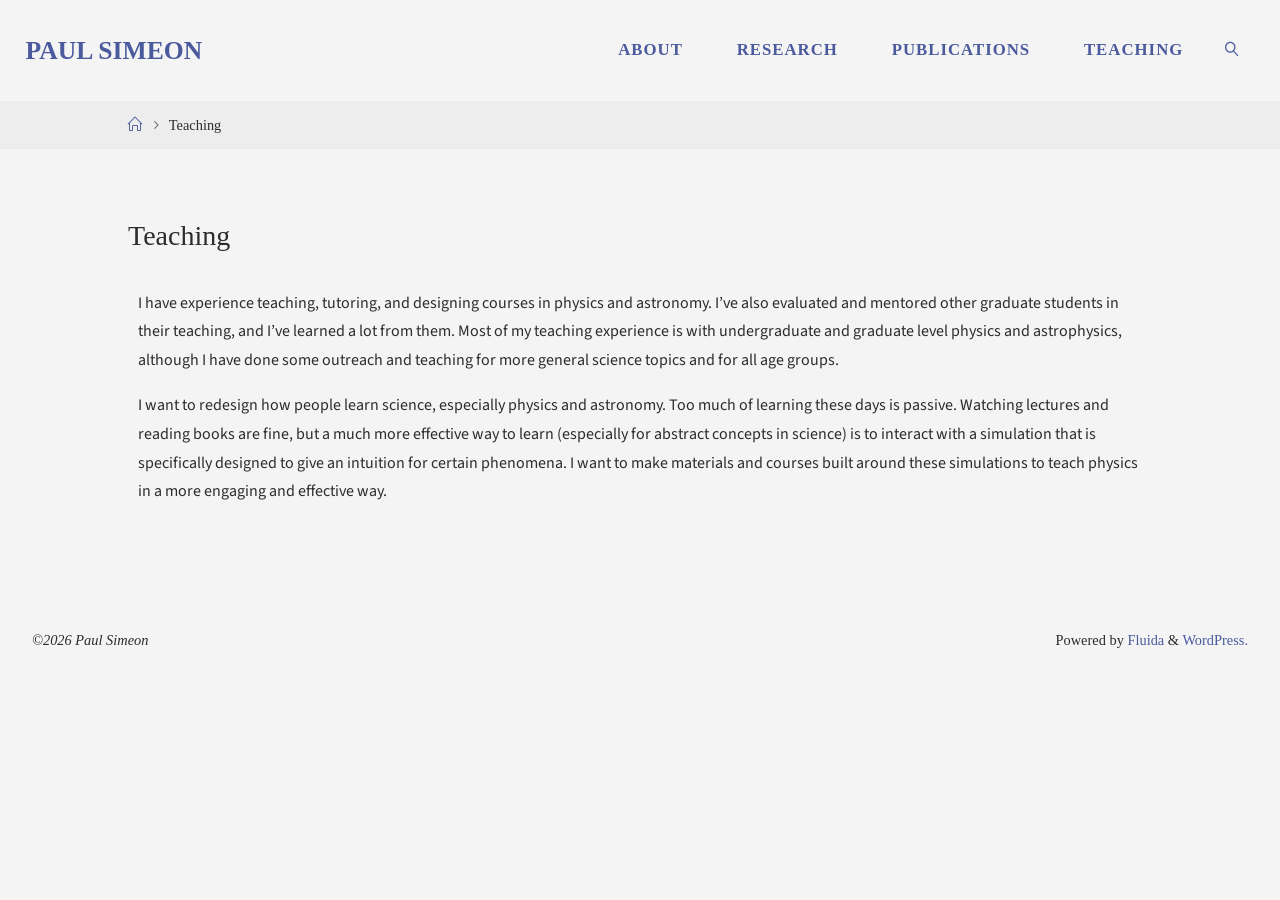
<file: archives/2026/teaching/index.html>
<!DOCTYPE html>

<html lang="en-US">
<head>
<meta content="width=device-width, user-scalable=yes, initial-scale=1.0" name="viewport"/>
<meta content="IE=edge" http-equiv="X-UA-Compatible"/><meta charset="utf-8"/>
<meta content="index, follow, max-image-preview:large, max-snippet:-1, max-video-preview:-1" name="robots"/>
<!-- This site is optimized with the Yoast SEO plugin v28.8 - https://yoast.com/product/yoast-seo-wordpress/ -->
<title>Teaching - Paul Simeon</title>
<meta content="en_US" property="og:locale"/>
<meta content="article" property="og:type"/>
<meta content="Teaching - Paul Simeon" property="og:title"/>
<meta content="I have experience teaching, tutoring, and designing courses in physics and astronomy. I’ve also evaluated and mentored other graduate students in their teaching, and I’ve learned a lot from them. Most of my teaching experience is with undergraduate and graduate level physics and astrophysics, although I have done some outreach …" property="og:description"/>
<meta content="https://paulsimeon.com/teaching/" property="og:url"/>
<meta content="Paul Simeon" property="og:site_name"/>
<meta content="2025-05-14T08:51:05+00:00" property="article:modified_time"/>
<meta content="summary_large_image" name="twitter:card"/>
<meta content="Est. reading time" name="twitter:label1"/>
<meta content="1 minute" name="twitter:data1"/>
<!-- / Yoast SEO plugin. -->
<!-- This site uses the Google Analytics by MonsterInsights plugin v11.3.0 - Using Analytics tracking - https://www.monsterinsights.com/ -->
<!-- Note: MonsterInsights is not currently configured on this site. The site owner needs to authenticate with Google Analytics in the MonsterInsights settings panel. -->
<!-- No tracking code set -->
<!-- / Google Analytics by MonsterInsights -->
<style id="wp-img-auto-sizes-contain-inline-css">
img:is([sizes=auto i],[sizes^="auto," i]){contain-intrinsic-size:3000px 1500px}
/*# sourceURL=wp-img-auto-sizes-contain-inline-css */
</style>
<style id="wp-emoji-styles-inline-css">

	img.wp-smiley, img.emoji {
		display: inline !important;
		border: none !important;
		box-shadow: none !important;
		height: 1em !important;
		width: 1em !important;
		margin: 0 0.07em !important;
		vertical-align: -0.1em !important;
		background: none !important;
		padding: 0 !important;
	}
/*# sourceURL=wp-emoji-styles-inline-css */
</style>
<style id="classic-theme-styles-inline-css">
/*! This file is auto-generated */
.wp-block-button__link{color:#fff;background-color:#32373c;border-radius:9999px;box-shadow:none;text-decoration:none;padding:calc(.667em + 2px) calc(1.333em + 2px);font-size:1.125em}.wp-block-file__button{background:#32373c;color:#fff;text-decoration:none}
/*# sourceURL=/wp-includes/css/classic-themes.min.css */
</style>
<link href="../_assets/3dae867a7c52aef50189.css" id="jetpack-forms-layout-css" media="all" rel="stylesheet"/>
<link href="../_assets/2d235a4a2b312d6668b1.css" id="jetpack-block-paypal-payment-buttons-css" media="all" rel="stylesheet"/>
<link href="../_assets/a1feba4795fe83e7438f.css" id="rswpbs-grid-css" media="all" rel="stylesheet"/>
<link href="../_assets/b6e51c1fe458765d1344.css" id="rswpbs-spacing-css" media="all" rel="stylesheet"/>
<link href="../_assets/fcc2c7fe0a37eb38835e.css" id="fontawesome-v6-css" media="all" rel="stylesheet"/>
<link href="../_assets/9f423a3402d15c99c459.css" id="rswpbs-style-css" media="all" rel="stylesheet"/>
<style id="ce4wp-subscribe-style-inline-css">
.wp-block-ce4wp-subscribe{max-width:840px;margin:0 auto}.wp-block-ce4wp-subscribe .title{margin-bottom:0}.wp-block-ce4wp-subscribe .subTitle{margin-top:0;font-size:0.8em}.wp-block-ce4wp-subscribe .disclaimer{margin-top:5px;font-size:0.8em}.wp-block-ce4wp-subscribe .disclaimer .disclaimer-label{margin-left:10px}.wp-block-ce4wp-subscribe .inputBlock{width:100%;margin-bottom:10px}.wp-block-ce4wp-subscribe .inputBlock input{width:100%}.wp-block-ce4wp-subscribe .inputBlock label{display:inline-block}.wp-block-ce4wp-subscribe .submit-button{margin-top:25px;display:block}.wp-block-ce4wp-subscribe .required-text{display:inline-block;margin:0;padding:0;margin-left:0.3em}.wp-block-ce4wp-subscribe .onSubmission{height:0;max-width:840px;margin:0 auto}.wp-block-ce4wp-subscribe .firstNameSummary .lastNameSummary{text-transform:capitalize}.wp-block-ce4wp-subscribe .ce4wp-inline-notification{display:flex;flex-direction:row;align-items:center;padding:13px 10px;width:100%;height:40px;border-style:solid;border-color:orange;border-width:1px;border-left-width:4px;border-radius:3px;background:rgba(255,133,15,0.1);flex:none;order:0;flex-grow:1;margin:0px 0px}.wp-block-ce4wp-subscribe .ce4wp-inline-warning-text{font-style:normal;font-weight:normal;font-size:16px;line-height:20px;display:flex;align-items:center;color:#571600;margin-left:9px}.wp-block-ce4wp-subscribe .ce4wp-inline-warning-icon{color:orange}.wp-block-ce4wp-subscribe .ce4wp-inline-warning-arrow{color:#571600;margin-left:auto}.wp-block-ce4wp-subscribe .ce4wp-banner-clickable{cursor:pointer}.ce4wp-link{cursor:pointer}

.no-flex{display:block}.sub-header{margin-bottom:1em}


/*# sourceURL=https://paulsimeon.com/wp-content/plugins/creative-mail-by-constant-contact/assets/js/block/subscribe.css */
</style>
<link href="../_assets/0b5733ebae3c4e4d081b.css" id="mediaelement-css" media="all" rel="stylesheet"/>
<link href="../_assets/22b5272be6133ad89fad.css" id="wp-mediaelement-css" media="all" rel="stylesheet"/>
<link href="../_assets/2852eb7e5442d96c2942.css" id="rswpbs-selectize-css" media="all" rel="stylesheet"/>
<link href="../_assets/67249c480d6f5e32f536.css" id="slick-css" media="all" rel="stylesheet"/>
<style id="global-styles-inline-css">
:root{--wp--preset--aspect-ratio--square: 1;--wp--preset--aspect-ratio--4-3: 4/3;--wp--preset--aspect-ratio--3-4: 3/4;--wp--preset--aspect-ratio--3-2: 3/2;--wp--preset--aspect-ratio--2-3: 2/3;--wp--preset--aspect-ratio--16-9: 16/9;--wp--preset--aspect-ratio--9-16: 9/16;--wp--preset--color--black: #000000;--wp--preset--color--cyan-bluish-gray: #abb8c3;--wp--preset--color--white: #ffffff;--wp--preset--color--pale-pink: #f78da7;--wp--preset--color--vivid-red: #cf2e2e;--wp--preset--color--luminous-vivid-orange: #ff6900;--wp--preset--color--luminous-vivid-amber: #fcb900;--wp--preset--color--light-green-cyan: #7bdcb5;--wp--preset--color--vivid-green-cyan: #00d084;--wp--preset--color--pale-cyan-blue: #8ed1fc;--wp--preset--color--vivid-cyan-blue: #0693e3;--wp--preset--color--vivid-purple: #9b51e0;--wp--preset--color--accent-1: #4a5a9d;--wp--preset--color--accent-2: #f42b00;--wp--preset--color--headings: #2c2c2c;--wp--preset--color--sitetext: #2c2c2c;--wp--preset--color--sitebg: #f4f4f4;--wp--preset--gradient--vivid-cyan-blue-to-vivid-purple: linear-gradient(135deg,rgb(6,147,227) 0%,rgb(155,81,224) 100%);--wp--preset--gradient--light-green-cyan-to-vivid-green-cyan: linear-gradient(135deg,rgb(122,220,180) 0%,rgb(0,208,130) 100%);--wp--preset--gradient--luminous-vivid-amber-to-luminous-vivid-orange: linear-gradient(135deg,rgb(252,185,0) 0%,rgb(255,105,0) 100%);--wp--preset--gradient--luminous-vivid-orange-to-vivid-red: linear-gradient(135deg,rgb(255,105,0) 0%,rgb(207,46,46) 100%);--wp--preset--gradient--very-light-gray-to-cyan-bluish-gray: linear-gradient(135deg,rgb(238,238,238) 0%,rgb(169,184,195) 100%);--wp--preset--gradient--cool-to-warm-spectrum: linear-gradient(135deg,rgb(74,234,220) 0%,rgb(151,120,209) 20%,rgb(207,42,186) 40%,rgb(238,44,130) 60%,rgb(251,105,98) 80%,rgb(254,248,76) 100%);--wp--preset--gradient--blush-light-purple: linear-gradient(135deg,rgb(255,206,236) 0%,rgb(152,150,240) 100%);--wp--preset--gradient--blush-bordeaux: linear-gradient(135deg,rgb(254,205,165) 0%,rgb(254,45,45) 50%,rgb(107,0,62) 100%);--wp--preset--gradient--luminous-dusk: linear-gradient(135deg,rgb(255,203,112) 0%,rgb(199,81,192) 50%,rgb(65,88,208) 100%);--wp--preset--gradient--pale-ocean: linear-gradient(135deg,rgb(255,245,203) 0%,rgb(182,227,212) 50%,rgb(51,167,181) 100%);--wp--preset--gradient--electric-grass: linear-gradient(135deg,rgb(202,248,128) 0%,rgb(113,206,126) 100%);--wp--preset--gradient--midnight: linear-gradient(135deg,rgb(2,3,129) 0%,rgb(40,116,252) 100%);--wp--preset--font-size--small: 10px;--wp--preset--font-size--medium: 20px;--wp--preset--font-size--large: 25px;--wp--preset--font-size--x-large: 42px;--wp--preset--font-size--normal: 16px;--wp--preset--font-size--larger: 40px;--wp--preset--spacing--20: 0.44rem;--wp--preset--spacing--30: 0.67rem;--wp--preset--spacing--40: 1rem;--wp--preset--spacing--50: 1.5rem;--wp--preset--spacing--60: 2.25rem;--wp--preset--spacing--70: 3.38rem;--wp--preset--spacing--80: 5.06rem;--wp--preset--shadow--natural: 6px 6px 9px rgba(0, 0, 0, 0.2);--wp--preset--shadow--deep: 12px 12px 50px rgba(0, 0, 0, 0.4);--wp--preset--shadow--sharp: 6px 6px 0px rgba(0, 0, 0, 0.2);--wp--preset--shadow--outlined: 6px 6px 0px -3px rgb(255, 255, 255), 6px 6px rgb(0, 0, 0);--wp--preset--shadow--crisp: 6px 6px 0px rgb(0, 0, 0);}.wp-block-button{--wp--preset--dimension--25: 25%;--wp--preset--dimension--50: 50%;--wp--preset--dimension--75: 75%;--wp--preset--dimension--100: 100%;}:where(body) { margin: 0; }:where(.is-layout-flex){gap: 0.5em;}:where(.is-layout-grid){gap: 0.5em;}body .is-layout-flex{display: flex;}.is-layout-flex{flex-wrap: wrap;align-items: center;}.is-layout-flex > :is(*, div){margin: 0;}body .is-layout-grid{display: grid;}.is-layout-grid > :is(*, div){margin: 0;}body{padding-top: 0px;padding-right: 0px;padding-bottom: 0px;padding-left: 0px;}:root :where(.wp-element-button, .wp-block-button__link){background-color: #32373c;border-width: 0;color: #fff;font-family: inherit;font-size: inherit;font-style: inherit;font-weight: inherit;letter-spacing: inherit;line-height: inherit;padding-top: calc(0.667em + 2px);padding-right: calc(1.333em + 2px);padding-bottom: calc(0.667em + 2px);padding-left: calc(1.333em + 2px);text-decoration: none;text-transform: inherit;}.has-black-color{color: var(--wp--preset--color--black) !important;}.has-cyan-bluish-gray-color{color: var(--wp--preset--color--cyan-bluish-gray) !important;}.has-white-color{color: var(--wp--preset--color--white) !important;}.has-pale-pink-color{color: var(--wp--preset--color--pale-pink) !important;}.has-vivid-red-color{color: var(--wp--preset--color--vivid-red) !important;}.has-luminous-vivid-orange-color{color: var(--wp--preset--color--luminous-vivid-orange) !important;}.has-luminous-vivid-amber-color{color: var(--wp--preset--color--luminous-vivid-amber) !important;}.has-light-green-cyan-color{color: var(--wp--preset--color--light-green-cyan) !important;}.has-vivid-green-cyan-color{color: var(--wp--preset--color--vivid-green-cyan) !important;}.has-pale-cyan-blue-color{color: var(--wp--preset--color--pale-cyan-blue) !important;}.has-vivid-cyan-blue-color{color: var(--wp--preset--color--vivid-cyan-blue) !important;}.has-vivid-purple-color{color: var(--wp--preset--color--vivid-purple) !important;}.has-accent-1-color{color: var(--wp--preset--color--accent-1) !important;}.has-accent-2-color{color: var(--wp--preset--color--accent-2) !important;}.has-headings-color{color: var(--wp--preset--color--headings) !important;}.has-sitetext-color{color: var(--wp--preset--color--sitetext) !important;}.has-sitebg-color{color: var(--wp--preset--color--sitebg) !important;}.has-black-background-color{background-color: var(--wp--preset--color--black) !important;}.has-cyan-bluish-gray-background-color{background-color: var(--wp--preset--color--cyan-bluish-gray) !important;}.has-white-background-color{background-color: var(--wp--preset--color--white) !important;}.has-pale-pink-background-color{background-color: var(--wp--preset--color--pale-pink) !important;}.has-vivid-red-background-color{background-color: var(--wp--preset--color--vivid-red) !important;}.has-luminous-vivid-orange-background-color{background-color: var(--wp--preset--color--luminous-vivid-orange) !important;}.has-luminous-vivid-amber-background-color{background-color: var(--wp--preset--color--luminous-vivid-amber) !important;}.has-light-green-cyan-background-color{background-color: var(--wp--preset--color--light-green-cyan) !important;}.has-vivid-green-cyan-background-color{background-color: var(--wp--preset--color--vivid-green-cyan) !important;}.has-pale-cyan-blue-background-color{background-color: var(--wp--preset--color--pale-cyan-blue) !important;}.has-vivid-cyan-blue-background-color{background-color: var(--wp--preset--color--vivid-cyan-blue) !important;}.has-vivid-purple-background-color{background-color: var(--wp--preset--color--vivid-purple) !important;}.has-accent-1-background-color{background-color: var(--wp--preset--color--accent-1) !important;}.has-accent-2-background-color{background-color: var(--wp--preset--color--accent-2) !important;}.has-headings-background-color{background-color: var(--wp--preset--color--headings) !important;}.has-sitetext-background-color{background-color: var(--wp--preset--color--sitetext) !important;}.has-sitebg-background-color{background-color: var(--wp--preset--color--sitebg) !important;}.has-black-border-color{border-color: var(--wp--preset--color--black) !important;}.has-cyan-bluish-gray-border-color{border-color: var(--wp--preset--color--cyan-bluish-gray) !important;}.has-white-border-color{border-color: var(--wp--preset--color--white) !important;}.has-pale-pink-border-color{border-color: var(--wp--preset--color--pale-pink) !important;}.has-vivid-red-border-color{border-color: var(--wp--preset--color--vivid-red) !important;}.has-luminous-vivid-orange-border-color{border-color: var(--wp--preset--color--luminous-vivid-orange) !important;}.has-luminous-vivid-amber-border-color{border-color: var(--wp--preset--color--luminous-vivid-amber) !important;}.has-light-green-cyan-border-color{border-color: var(--wp--preset--color--light-green-cyan) !important;}.has-vivid-green-cyan-border-color{border-color: var(--wp--preset--color--vivid-green-cyan) !important;}.has-pale-cyan-blue-border-color{border-color: var(--wp--preset--color--pale-cyan-blue) !important;}.has-vivid-cyan-blue-border-color{border-color: var(--wp--preset--color--vivid-cyan-blue) !important;}.has-vivid-purple-border-color{border-color: var(--wp--preset--color--vivid-purple) !important;}.has-accent-1-border-color{border-color: var(--wp--preset--color--accent-1) !important;}.has-accent-2-border-color{border-color: var(--wp--preset--color--accent-2) !important;}.has-headings-border-color{border-color: var(--wp--preset--color--headings) !important;}.has-sitetext-border-color{border-color: var(--wp--preset--color--sitetext) !important;}.has-sitebg-border-color{border-color: var(--wp--preset--color--sitebg) !important;}.has-vivid-cyan-blue-to-vivid-purple-gradient-background{background: var(--wp--preset--gradient--vivid-cyan-blue-to-vivid-purple) !important;}.has-light-green-cyan-to-vivid-green-cyan-gradient-background{background: var(--wp--preset--gradient--light-green-cyan-to-vivid-green-cyan) !important;}.has-luminous-vivid-amber-to-luminous-vivid-orange-gradient-background{background: var(--wp--preset--gradient--luminous-vivid-amber-to-luminous-vivid-orange) !important;}.has-luminous-vivid-orange-to-vivid-red-gradient-background{background: var(--wp--preset--gradient--luminous-vivid-orange-to-vivid-red) !important;}.has-very-light-gray-to-cyan-bluish-gray-gradient-background{background: var(--wp--preset--gradient--very-light-gray-to-cyan-bluish-gray) !important;}.has-cool-to-warm-spectrum-gradient-background{background: var(--wp--preset--gradient--cool-to-warm-spectrum) !important;}.has-blush-light-purple-gradient-background{background: var(--wp--preset--gradient--blush-light-purple) !important;}.has-blush-bordeaux-gradient-background{background: var(--wp--preset--gradient--blush-bordeaux) !important;}.has-luminous-dusk-gradient-background{background: var(--wp--preset--gradient--luminous-dusk) !important;}.has-pale-ocean-gradient-background{background: var(--wp--preset--gradient--pale-ocean) !important;}.has-electric-grass-gradient-background{background: var(--wp--preset--gradient--electric-grass) !important;}.has-midnight-gradient-background{background: var(--wp--preset--gradient--midnight) !important;}.has-small-font-size{font-size: var(--wp--preset--font-size--small) !important;}.has-medium-font-size{font-size: var(--wp--preset--font-size--medium) !important;}.has-large-font-size{font-size: var(--wp--preset--font-size--large) !important;}.has-x-large-font-size{font-size: var(--wp--preset--font-size--x-large) !important;}.has-normal-font-size{font-size: var(--wp--preset--font-size--normal) !important;}.has-larger-font-size{font-size: var(--wp--preset--font-size--larger) !important;}
:root :where(.wp-block-icon svg){width: 24px;}
:where(.wp-block-gallery.is-layout-flex){gap: var( --wp--style--gallery-gap-default, var( --gallery-block--gutter-size, var( --wp--style--block-gap, 0.5em ) ) );}:where(.wp-block-gallery.is-layout-grid){gap: var( --wp--style--gallery-gap-default, var( --gallery-block--gutter-size, var( --wp--style--block-gap, 0.5em ) ) );}
:where(.wp-block-latest-posts.is-layout-flex){gap: 1.25em;}:where(.wp-block-latest-posts.is-layout-grid){gap: 1.25em;}
:where(.wp-block-post-template.is-layout-flex){gap: 1.25em;}:where(.wp-block-post-template.is-layout-grid){gap: 1.25em;}
:where(.wp-block-term-template.is-layout-flex){gap: 1.25em;}:where(.wp-block-term-template.is-layout-grid){gap: 1.25em;}
:where(.wp-block-columns.is-layout-flex){gap: 2em;}:where(.wp-block-columns.is-layout-grid){gap: 2em;}
:root :where(.wp-block-pullquote){font-size: 1.5em;line-height: 1.6;}
/*# sourceURL=global-styles-inline-css */
</style>
<style id="jetpack-stats-inline-css">
img#wpstats{display:none}
/*# sourceURL=jetpack-stats-inline-css */
</style>
<style id="nfd-wonder-blocks-utilities-inline-css">
.nfd-relative{position:relative!important}.-nfd-bottom-1{bottom:-.25rem!important}.-nfd-top-0\.5{top:-.125rem!important}.-nfd-top-1{top:-.25rem!important}.nfd-top-10{top:2.5rem!important}.nfd-col-start-1{grid-column-start:1!important}.nfd-col-start-2{grid-column-start:2!important}.nfd-col-start-3{grid-column-start:3!important}.nfd-col-start-4{grid-column-start:4!important}.nfd-col-start-5{grid-column-start:5!important}.nfd-col-start-6{grid-column-start:6!important}.nfd-col-start-7{grid-column-start:7!important}.nfd-col-end-10{grid-column-end:10!important}.nfd-col-end-11{grid-column-end:11!important}.nfd-col-end-12{grid-column-end:12!important}.nfd-col-end-13{grid-column-end:13!important}.nfd-col-end-7{grid-column-end:7!important}.nfd-col-end-8{grid-column-end:8!important}.nfd-col-end-9{grid-column-end:9!important}.nfd-row-start-1{grid-row-start:1!important}.-nfd-mx-2:not([style*=margin]){margin-left:-.5rem!important;margin-right:-.5rem!important}.nfd-my-0:not([style*=margin]){margin-bottom:0!important;margin-top:0!important}.nfd-mb-8:not([style*=margin]){margin-bottom:2rem!important}.nfd-mt-2:not([style*=margin]){margin-top:.5rem!important}.nfd-mt-8:not([style*=margin]){margin-top:2rem!important}.nfd-mt-\[-100px\]:not([style*=margin]){margin-top:-100px!important}.nfd-grid{display:grid!important}.nfd-h-full{height:100%!important}.nfd-w-full{width:100%!important}.nfd-shrink-0{flex-shrink:0!important}.nfd-grow{flex-grow:1!important}.nfd-grid-cols-11{grid-template-columns:repeat(11,minmax(0,1fr))!important}.nfd-grid-cols-12{grid-template-columns:repeat(12,minmax(0,1fr))!important}.nfd-grid-cols-2{grid-template-columns:repeat(2,minmax(0,1fr))!important}.nfd-grid-rows-1{grid-template-rows:repeat(1,minmax(0,1fr))!important}.nfd-items-center{align-items:center!important}.nfd-gap-y-10{row-gap:2.5rem!important}.nfd-overflow-hidden{overflow:hidden!important}.nfd-border-b{border-bottom-width:1px!important}.nfd-border-dashed{border-style:dashed!important}.nfd-p-0:not([style*=padding]){padding:0!important}.nfd-p-10:not([style*=padding]){padding:2.5rem!important}.nfd-p-2:not([style*=padding]){padding:.5rem!important}.nfd-p-4:not([style*=padding]){padding:1rem!important}.nfd-p-8:not([style*=padding]){padding:2rem!important}.nfd-px-0:not([style*=padding]){padding-left:0!important;padding-right:0!important}.nfd-px-4:not([style*=padding]){padding-left:1rem!important;padding-right:1rem!important}.nfd-px-8:not([style*=padding]){padding-left:2rem!important;padding-right:2rem!important}.nfd-py-0:not([style*=padding]){padding-bottom:0!important;padding-top:0!important}.nfd-py-4:not([style*=padding]){padding-bottom:1rem!important;padding-top:1rem!important}.nfd-py-5:not([style*=padding]){padding-bottom:1.25rem!important;padding-top:1.25rem!important}.nfd-pt-0:not([style*=padding]){padding-top:0!important}.nfd-text-left{text-align:left!important}.nfd-wc-products{self-align:flex-start!important;flex-grow:0!important}.nfd-wc-products>ul{row-gap:calc(var(--wndb--gap--2xl)*var(--wndb--gap--scale-factor))!important}.nfd-wc-products .wc-block-grid__product-image{overflow:hidden!important}.nfd-wc-products .wc-block-grid__product-image img{transition:transform .6s ease-in-out!important}.nfd-wc-products .wc-block-grid__product-image img:hover{transform:scale(1.1)!important}.nfd-wc-products .wc-block-components-product-sale-badge{backdrop-filter:blur(4px)!important;background:hsla(0,0%,100%,.5)!important;border:1px solid hsla(0,0%,100%,.2)!important;border-radius:999px!important;font-size:.8125rem!important;font-weight:700!important;margin:6px!important;padding:4px 12px!important}.nfd-wc-products .wc-block-components-product-sale-badge>span{background:transparent!important}.nfd-wc-products .wc-block-components-product-price{color:inherit!important}.nfd-wc-search .wp-block-search__inside-wrapper{background-color:var(--wndb--color--borders)!important;border:2px solid var(--wndb--color--subtle)!important;border-radius:999px!important;max-width:100%!important;padding:0!important;width:25rem!important}.nfd-wc-search .wp-block-search__inside-wrapper input[type=search]{background:none!important;border:none!important;border-bottom-left-radius:999px!important;border-top-left-radius:999px!important;color:var(--wndb--color--text--contrast)!important;font-size:1.25rem!important;font-weight:500!important;min-height:3.75rem!important;padding-inline:24px!important}.nfd-wc-search .wp-block-search__inside-wrapper:has(button:focus),.nfd-wc-search .wp-block-search__inside-wrapper:has(input[type=search]:focus){outline:2px solid var(--wndb--color--text--contrast)!important;outline-offset:2px!important}.nfd-wc-search .wp-block-search__button{aspect-ratio:1/1!important;background:var(--wndb-gray-800)!important;border-radius:999px!important;height:100%!important;margin-left:0!important;margin-right:2px!important;margin-top:2px!important}.nfd-wc-search .wp-block-search__button:focus,.nfd-wc-search .wp-block-search__button:hover{background:var(--wndb-gray-900)!important;filter:none!important;outline:2px solid var(--wndb-gray-900)!important;outline-offset:2px!important}.nfd-wc-search .wp-block-search__inside-wrapper input[type=search]::-moz-placeholder{color:var(--wndb--color--text--faded)!important}.nfd-wc-search .wp-block-search__inside-wrapper input[type=search]::placeholder{color:var(--wndb--color--text--faded)!important}.nfd-commerce-icons{align-items:center!important;display:flex!important;flex-direction:row!important;gap:8px!important}.nfd-commerce-icons .wc-block-cart-link__text{display:none!important}.nfd-commerce-icons .wp-block-search__button svg,.nfd-commerce-icons svg.wc-block-customer-account__account-icon,.nfd-commerce-icons svg.wc-block-mini-cart__icon{height:28px!important;width:28px!important}.nfd-commerce-icons .wp-block-search__button-only .wp-block-search__button.has-icon{align-items:center!important;background:none!important;color:currentcolor!important;display:flex!important;padding:0!important}.nfd-commerce-icons .wp-block-search__button-only .wp-block-search__input{margin-right:.5em!important}.nfd-commerce-icons .wp-block-woocommerce-customer-account a{padding:0!important}:root{--wndb-mask-color:rgba(0,0,0,.15);--wndb-mask-position:50% 50% at 50% 20%;--wndb-mask-opacity:0.35}[class*=nfd-bg-effect]{isolation:isolate!important;position:relative!important}[class*=nfd-wb-header] [class*=nfd-bg-effect]{z-index:1!important}.has-modal-open [class*=nfd-bg-effect]{isolation:unset!important}.nfd-bg-effect-position-center{--wndb-mask-position:50% 50% at 50% 50%}[class*=nfd-bg-effect]:after{content:""!important;inset:0!important;-webkit-mask-image:radial-gradient(ellipse var(--wndb-mask-position),#000 70%,rgba(0,0,0,.3) 100%)!important;mask-image:radial-gradient(ellipse var(--wndb-mask-position),#000 70%,rgba(0,0,0,.3) 100%)!important;opacity:var(--wndb-mask-opacity)!important;pointer-events:none!important;position:absolute!important;z-index:-1!important}.nfd-bg-effect-dots:after{--wndb-mask-opacity:1;background:radial-gradient(var(--wndb-mask-color) 1px,transparent 1px)!important;background-size:20px 20px!important}.nfd-bg-effect-grid:after{background-image:linear-gradient(to right,var(--wndb-mask-color) 1px,transparent 1px),linear-gradient(to bottom,var(--wndb-mask-color) 1px,transparent 1px)!important;background-size:50px 50px!important}.nfd-bg-effect-grid-perspective{perspective:1000px!important}.has-modal-open .nfd-bg-effect-grid-perspective{perspective:unset!important}.nfd-bg-effect-grid-perspective:after{--wndb-mask-opacity:0.6;background-size:100px 100px!important;transform:rotateX(-60deg) translateZ(0)!important;transform-origin:top!important;transform-style:preserve-3d!important}.nfd-bg-effect-grid-2:after,.nfd-bg-effect-grid-perspective:after{background-image:linear-gradient(to right,var(--wndb-mask-color) 1px,transparent 1px),linear-gradient(to bottom,var(--wndb-mask-color) 1px,transparent 1px)!important}.nfd-bg-effect-grid-2:after{background-size:14px 32px!important}.nfd-bg-effect-grid-3{overflow:hidden!important}.nfd-bg-effect-grid-3:after{background-image:linear-gradient(to right,var(--wndb-mask-color) 1px,transparent 1px),linear-gradient(to bottom,var(--wndb-mask-color) 1px,transparent 1px)!important;background-size:32px 80px!important;right:-40%!important;top:-20%!important;transform:scale(1.5) skew(-30deg,30deg)!important}.nfd-bg-effect-lines:after{--wndb-mask-opacity:0.4;background-image:linear-gradient(to right,var(--wndb-mask-color) 1px,transparent 1px)!important;background-size:48px!important}.nfd-bg-effect-lines-2{--wndb-mask-opacity:0.45;overflow:hidden!important;perspective:1000px!important}.has-modal-open .nfd-bg-effect-lines-2{perspective:unset!important}.nfd-bg-effect-lines-2:after{background-image:linear-gradient(to right,var(--wndb-mask-color) 1px,transparent 1px)!important;background-size:30px!important;right:-40%!important;top:-20%!important;transform:rotateX(-45deg) skew(-16deg) translateZ(0)!important;transform-origin:right!important;transform-style:preserve-3d!important}.nfd-mask-opacity-0:after{--wndb-mask-opacity:0.8}:where(:root){--wndb--max-w--prose:min(65ch,1100px)}.nfd-max-w-prose:not(.nfd-max-w-full),:where(.nfd-text-balance:not(.nfd-max-w-full)){max-width:var(--wndb--max-w--prose)!important}.nfd-max-w-prose:not(.nfd-max-w-full).has-text-align-center,:where(.nfd-text-balance:not(.nfd-max-w-full)).has-text-align-center{margin-inline:auto!important}.nfd-max-w-prose:not(.nfd-max-w-full).has-text-align-right,:where(.nfd-text-balance:not(.nfd-max-w-full)).has-text-align-right{margin-inline-start:auto!important}:where(.nfd-text-balance){text-wrap:balance!important}.nfd-text-balance>h1,.nfd-text-balance>h2,.nfd-text-balance>h3,.nfd-text-balance>h4,.nfd-text-balance>p{text-wrap:balance!important}.nfd-text-pretty,.nfd-text-pretty>h1,.nfd-text-pretty>h2,.nfd-text-pretty>h3,.nfd-text-pretty>h4,.nfd-text-pretty>p{text-wrap:pretty!important}.wp-block-image figcaption{font-weight:400!important;margin-inline:auto!important;max-width:64ch!important;padding-block-start:.5em!important;text-wrap:balance!important}.wp-block-quote>.nfd-text-pretty{font-weight:550;margin-block:.25em}:where(:root){--wndb--text-scale-factor:1;--wndb--text--xs:0.75rem;--wndb--text--sm:0.875rem;--wndb--text--base:1rem;--wndb--text--md:1.125rem;--wndb--text--lg:1.5rem;--wndb--text--xl:2.375rem;--wndb--text--huge:clamp(2.75rem,1.4688rem + 2.5vw,3.5rem);--wndb--text-giga:clamp(3.25rem,2.546875rem + 2.25vw,4.375rem)}.nfd-text-xs:not([class*=font-size]):not([style*=font-size]){font-size:calc(var(--wndb--text--xs)*var(--wndb--text-scale-factor))!important}.nfd-text-xs:not([style*=letter-spacing]){letter-spacing:.05em!important}.nfd-text-sm:not([class*=font-size]):not([style*=font-size]){font-size:calc(var(--wndb--text--sm)*var(--wndb--text-scale-factor))!important}.nfd-text-base:not([class*=font-size]):not([style*=font-size]){font-size:calc(var(--wndb--text--base)*var(--wndb--text-scale-factor))!important}.nfd-text-md:not([class*=font-size]):not([style*=font-size]){font-size:calc(var(--wndb--text--md)*var(--wndb--text-scale-factor))!important}.nfd-text-base:not([style*=line-height]),.nfd-text-md:not([style*=line-height]){line-height:1.6!important}.nfd-text-lg:not([class*=font-size]):not([style*=font-size]){font-size:calc(var(--wndb--text--lg)*var(--wndb--text-scale-factor))!important}.nfd-text-lg:not([style*=line-height]){line-height:1.4!important}.nfd-text-lg:not([style*=letter-spacing]){letter-spacing:0!important}.nfd-text-lg:not([style*=font-weight]){font-weight:500!important}.nfd-text-xl:not([class*=font-size]):not([style*=font-size]){font-size:var(--wndb--text--xl)!important}.nfd-text-xl:not([style*=line-height]){line-height:1.25!important}.nfd-text-xl:not([style*=letter-spacing]){letter-spacing:-.01em!important}.nfd-text-xl:not([style*=font-weight]){font-weight:500!important}:where(.nfd-text-huge:not([class*=font-size]):not([style*=font-size])){font-size:calc(var(--wndb--text--huge)*var(--wndb--text-scale-factor))!important;max-width:var(--wndb--max-w--prose)!important;text-wrap:balance!important}:where(.nfd-text-huge:not([class*=font-size]):not([style*=font-size]).nfd-max-w-container){max-width:var(--wndb--container)!important}:where(.nfd-text-giga:not([class*=font-size]):not([style*=font-size])).has-text-align-center,:where(.nfd-text-huge:not([class*=font-size]):not([style*=font-size])).has-text-align-center{margin-inline:auto!important}:where(.nfd-text-giga:not([class*=font-size]):not([style*=font-size])).has-text-align-right,:where(.nfd-text-huge:not([class*=font-size]):not([style*=font-size])).has-text-align-right{margin-inline-start:auto!important}.nfd-text-huge:not([style*=line-height]){line-height:1.1!important}.nfd-text-huge:not([style*=letter-spacing]){letter-spacing:-.025em!important}.nfd-text-huge:not([style*=font-weight]){font-weight:500!important}:where(.nfd-text-giga:not([class*=font-size]):not([style*=font-size])){font-size:calc(var(--wndb--text-giga)*var(--wndb--text-scale-factor))!important;max-width:var(--wndb--max-w--prose)!important;text-wrap:balance!important}:where(.nfd-text-giga:not([class*=font-size]):not([style*=font-size]).nfd-max-w-container){max-width:var(--wndb--container)!important}.nfd-text-giga:not([style*=line-height]){line-height:1.1!important}.nfd-text-giga:not([style*=letter-spacing]){letter-spacing:-.04em!important}.nfd-text-giga:not([style*=font-weight]){font-weight:500!important}:root{--nfd-wb-anim-transition-duration:1400ms;--nfd-wb-anim-transition-delay:50ms;--nfd-wb-anim-transition-easing-function:cubic-bezier(0.4,1,0.65,1);--nfd-wb-anim-transition:all var(--nfd-wb-anim-transition-duration) var(--nfd-wb-anim-transition-easing-function) var(--nfd-wb-anim-transition-delay)}@media (prefers-reduced-motion:reduce){.nfd-wb-animate{transition:none!important}.nfd-wb-twist-in,[class*=nfd-wb-]{clip-path:none!important;opacity:1!important;transform:none!important}}@media (max-width:782px){body:not(.nfd-wb-editor-animations) .nfd-wb-animate{transition:none!important}body:not(.nfd-wb-editor-animations) .nfd-wb-twist-in,body:not(.nfd-wb-editor-animations) [class*=nfd-wb-]{clip-path:none!important;opacity:1!important;transform:none!important}}.nfd-wb-animate[data-replay-animation]{transition:none!important}[class*=nfd-wb-fade-in]{--nfd-wb-anim-transition:opacity var(--nfd-wb-anim-transition-duration) var(--nfd-wb-anim-transition-easing-function) var(--nfd-wb-anim-transition-delay),transform var(--nfd-wb-anim-transition-duration) var(--nfd-wb-anim-transition-easing-function) var(--nfd-wb-anim-transition-delay);transition:var(--nfd-wb-anim-transition)}.nfd-wb-fade-in-bottom{--nfd-wb-anim-transition-duration:1200ms;opacity:0;transform:translate3d(0,90px,0);transition:var(--nfd-wb-anim-transition)}.nfd-wb-fade-in-bottom-short{transform:translate3d(0,32px,0)}.nfd-wb-fade-in-bottom-short,.nfd-wb-fade-in-top-short{--nfd-wb-anim-transition-duration:600ms;opacity:0;transition:var(--nfd-wb-anim-transition)}.nfd-wb-fade-in-top-short{transform:translate3d(0,-32px,0)}.nfd-wb-fade-in-left-short{transform:translate3d(-32px,0,0)}.nfd-wb-fade-in-left-short,.nfd-wb-fade-in-right-short{--nfd-wb-anim-transition-duration:600ms;opacity:0;transition:var(--nfd-wb-anim-transition)}.nfd-wb-fade-in-right-short{transform:translate3d(32px,0,0)}.nfd-wb-animated-in:not([data-replay-animation])[class*=nfd-wb-fade-in]{opacity:1;transform:translateZ(0)}.nfd-wb-zoom-in{--nfd-wb-anim-transition-duration:1200ms;--nfd-wb-anim-transition:opacity var(--nfd-wb-anim-transition-duration) var(--nfd-wb-anim-transition-easing-function) var(--nfd-wb-anim-transition-delay),transform var(--nfd-wb-anim-transition-duration) var(--nfd-wb-anim-transition-easing-function) var(--nfd-wb-anim-transition-delay);transform:scale3d(.4,.4,.4)}.nfd-wb-zoom-in,.nfd-wb-zoom-in-short{opacity:0;transition:var(--nfd-wb-anim-transition)}.nfd-wb-zoom-in-short{--nfd-wb-anim-transition-duration:600ms;--nfd-wb-anim-transition:opacity var(--nfd-wb-anim-transition-duration) var(--nfd-wb-anim-transition-easing-function) var(--nfd-wb-anim-transition-delay),transform var(--nfd-wb-anim-transition-duration) var(--nfd-wb-anim-transition-easing-function) var(--nfd-wb-anim-transition-delay);transform:scale3d(.92,.92,.92)}.nfd-wb-animated-in:not([data-replay-animation])[class*=nfd-wb-zoom-]{opacity:1;transform:scaleX(1)}div:has(>.nfd-wb-twist-in){perspective:1200px}.nfd-wb-twist-in{--nfd-wb-anim-transition-duration:1000ms;--nfd-wb-anim-transition:opacity var(--nfd-wb-anim-transition-duration) var(--nfd-wb-anim-transition-easing-function) var(--nfd-wb-anim-transition-delay),transform var(--nfd-wb-anim-transition-duration) var(--nfd-wb-anim-transition-easing-function) var(--nfd-wb-anim-transition-delay);opacity:0;transform:translateY(40px) scale(.8) rotateY(30deg) rotate(-12deg) translateZ(0);transition:var(--nfd-wb-anim-transition)}.nfd-wb-animated-in:not([data-replay-animation]).nfd-wb-twist-in{opacity:1;transform:translateY(0) scale(1) rotateY(0deg) rotate(0deg) translateZ(0)}.nfd-wb-reveal-right{--nfd-wb-anim-transition-duration:1500ms;--nfd-wb-anim-transition-easing-function:cubic-bezier(0.4,0,0,1);--nfd-wb-anim-transition:clip-path var(--nfd-wb-anim-transition-duration) var(--nfd-wb-anim-transition-easing-function) var(--nfd-wb-anim-transition-delay);clip-path:inset(0 100% 0 0);transition:var(--nfd-wb-anim-transition)}.nfd-wb-animated-in>.nfd-wb-reveal-right:not([data-replay-animation]){clip-path:inset(0 0 0 0)!important}.nfd-delay-50{--nfd-wb-anim-transition-delay:50ms}.nfd-delay-150{--nfd-wb-anim-transition-delay:150ms}.nfd-delay-300{--nfd-wb-anim-transition-delay:300ms}.nfd-delay-450{--nfd-wb-anim-transition-delay:450ms}.nfd-delay-600{--nfd-wb-anim-transition-delay:600ms}.nfd-delay-750{--nfd-wb-anim-transition-delay:750ms}.nfd-delay-900{--nfd-wb-anim-transition-delay:900ms}.nfd-delay-1050{--nfd-wb-anim-transition-delay:1050ms}.nfd-delay-1200{--nfd-wb-anim-transition-delay:1200ms}.nfd-delay-1350{--nfd-wb-anim-transition-delay:1350ms}.nfd-delay-1500{--nfd-wb-anim-transition-delay:1500ms}:where(:root){--wndb--container:1200px;--wndb--container--wide:1340px}body .is-layout-constrained:has(.nfd-container.is-layout-constrained)>.nfd-container.is-layout-constrained{max-width:unset!important;width:100%!important}.is-layout-constrained.has-global-padding:has(.nfd-container.is-layout-constrained)>.nfd-container.is-layout-constrained{margin-left:calc(var(--wp--style--root--padding-left)*-1)!important;margin-right:calc(var(--wp--style--root--padding-right)*-1)!important;max-width:unset!important;width:unset!important}.editor-styles-wrapper .nfd-container:is(.is-layout-constrained)>:where(:not(.alignleft):not(.alignright):not(.alignfull):not(.alignwide)),.editor-styles-wrapper .nfd-container>:where(.wp-block-cover-is-layout-constrained:not(.alignleft):not(.alignright):not(.alignfull):not(.alignwide)):not([style*=margin]),.nfd-container:is(.is-layout-constrained)>:where(:not(.alignleft):not(.alignright):not(.alignfull):not(.alignwide)),.nfd-container:is(.nfd-my-0)>div,.nfd-container>:where(.wp-block-cover-is-layout-constrained:not(.alignleft):not(.alignright):not(.alignfull):not(.alignwide)){max-width:var(--wndb--container);width:100%}.editor-styles-wrapper .nfd-container:is(.is-layout-constrained)>.alignwide,.nfd-container:is(.is-layout-constrained).alignwide>:where(:not(.alignleft):not(.alignright):not(.alignfull)):not([style*=margin]),.nfd-container:is(.is-layout-constrained)>.alignwide,.nfd-container:is(.nfd-my-0)>.alignwide{max-width:var(--wndb--container--wide);width:100%}.nfd-container:not(.alignfull){padding-inline:var(--wndb--p)!important}.nfd-container:is(.nfd-my-0)>div:not([style*=margin]){margin-inline:auto!important}[class*=nfd-divider-]{position:relative;z-index:13}[class*=nfd-divider-]~[class*=nfd-divider-]{z-index:12!important}[class*=nfd-divider-]~[class*=nfd-divider-]~[class*=nfd-divider-]{z-index:11!important}[class*=nfd-divider-]:before{background:inherit!important;bottom:calc(var(--wndb--divider-size)*-1)!important;content:""!important;height:var(--wndb--divider-size)!important;left:0!important;pointer-events:none!important;position:absolute!important;width:100%!important;z-index:10!important}.nfd-divider-arrow{--wndb--divider-size:16px}.nfd-divider-arrow:before{bottom:calc(var(--wndb--divider-size)*-1)!important;height:calc(var(--wndb--divider-size)*2)!important;left:50%!important;transform:translateX(-50%) rotate(45deg)!important;width:calc(var(--wndb--divider-size)*2)!important}.nfd-divider-clouds{--wndb--divider-size:150px}.nfd-divider-clouds:after,.nfd-divider-clouds:before{background:inherit!important;background-image:url("data:image/svg+xml;charset=utf-8,%3Csvg xmlns='http://www.w3.org/2000/svg' preserveAspectRatio='xMidYMax slice' viewBox='0 0 283.5 27.8'%3E%3Cpath fill='%23fff' d='M0 0v6.7c1.9-.8 4.7-1.4 8.5-1 9.5 1.1 11.1 6 11.1 6s2.1-.7 4.3-.2c2.1.5 2.8 2.6 2.8 2.6s.2-.5 1.4-.7 1.7.2 1.7.2 0-2.1 1.9-2.8 3.6.7 3.6.7.7-2.9 3.1-4.1 4.7 0 4.7 0 1.2-.5 2.4 0 1.7 1.4 1.7 1.4h1.4c.7 0 1.2.7 1.2.7s.8-1.8 4-2.2c3.5-.4 5.3 2.4 6.2 4.4q.6-.6 1.8-.9c2.8-.7 4 .7 4 .7s1.7-5 11.1-6c9.5-1.1 12.3 3.9 12.3 3.9s1.2-4.8 5.7-5.7 6.8 1.8 6.8 1.8.6-.6 1.5-.9c.9-.2 1.9-.2 1.9-.2s5.2-6.4 12.6-3.3c7.3 3.1 4.7 9 4.7 9s1.9-.9 4 0 2.8 2.4 2.8 2.4 1.9-1.2 4.5-1.2 4.3 1.2 4.3 1.2.2-1 1.4-1.7 2.1-.7 2.1-.7-.5-3.1 2.1-5.5 5.7-1.4 5.7-1.4 1.5-2.3 4.2-1.1 1.7 5.2 1.7 5.2.3-.1 1.3.5c.5.4.8.8.9 1.1.5-1.4 2.4-5.8 8.4-4 7.1 2.1 3.5 8.9 3.5 8.9s.8-.4 2 0 1.1 1.1 1.1 1.1 1.1-1.1 2.3-1.1 2.1.5 2.1.5 1.9-3.6 6.2-1.2 1.9 6.4 1.9 6.4 2.6-2.4 7.4 0c3.4 1.7 3.9 4.9 3.9 4.9s3.3-6.9 10.4-7.9 11.5 2.6 11.5 2.6.8 0 1.2.2.9.9.9.9 4.4-3.1 8.3.2c1.9 1.7 1.5 5 1.5 5s.3-1.1 1.6-1.4 2.3.2 2.3.2-.1-1.2.5-1.9 1.9-.9 1.9-.9-4.7-9.3 4.4-13.4c5.6-2.5 9.2.9 9.2.9s5-6.2 15.9-6.2 16.1 8.1 16.1 8.1.7-.2 1.6-.4V0z'/%3E%3C/svg%3E")!important;background-repeat:repeat-x!important;background-size:cover!important;content:""!important;height:var(--wndb--divider-size)!important;left:0!important;pointer-events:none!important;position:absolute!important;top:0!important;width:100%!important;z-index:10!important}.nfd-divider-clouds:after{bottom:0!important;top:auto!important;transform:rotate(180deg)!important}.nfd-divider-ellipse{--wndb--divider-size:50px}.nfd-divider-ellipse:before{clip-path:ellipse(50% var(--wndb--divider-size) at 50% 0)!important}.nfd-divider-rounded:not([style*=-radius]){--wndb--divider-size:50px}.nfd-divider-rounded:before:not([style*=-radius]){border-bottom-left-radius:var(--wndb--divider-size)!important;border-bottom-right-radius:var(--wndb--divider-size)!important}.nfd-divider-slant,.nfd-divider-slant-invert{--wndb--divider-size:80px}.nfd-divider-slant:before{bottom:calc(var(--wndb--divider-size)*-1 + 1px)!important;clip-path:polygon(0 0,100% 0,0 100%)!important}.nfd-divider-slant-invert:before{bottom:calc(var(--wndb--divider-size)*-1 + 1px)!important;clip-path:polygon(0 0,100% 0,100% 100%)!important}.nfd-divider-triangle{--wndb--divider-size:80px}.nfd-divider-triangle:before{bottom:calc(var(--wndb--divider-size)*-1 + 1px)!important;clip-path:polygon(0 0,100% 0,50% 100%)!important}.nfd-divider-zigzag{--wndb--divider-size:8px}.nfd-divider-zigzag:before{-webkit-mask:conic-gradient(from -45deg at bottom,#0000,#000 1deg 89deg,#0000 90deg) 50% /calc(var(--wndb--divider-size)*2) 100%!important;mask:conic-gradient(from -45deg at bottom,#0000,#000 1deg 89deg,#0000 90deg) 50% /calc(var(--wndb--divider-size)*2) 100%!important}:where(:root){--wndb--divider-size:0px}:where(:root){--nfd-opacity-preview:0.3}@media (min-width:1025px){body:not(.block-editor-page) :not(.is-desktop-preview) .nfd-hide-desktop{display:none!important}}@media (max-width:767px){body:not(.block-editor-page) :not(.is-mobile-preview) .nfd-hide-mobile{display:none!important}.nfd-align-mobile-left{text-align:left!important}.nfd-align-mobile-center{text-align:center!important}.nfd-align-mobile-right{text-align:right!important}.nfd-align-mobile-justify{text-align:justify!important}.wp-block-group-is-layout-flex.is-vertical p[class^=nfd-align-mobile-]{width:100%!important}}@media (min-width:768px) and (max-width:1024px){body:not(.block-editor-page) :not(.is-tablet-preview) .nfd-hide-tablet{display:none!important}.nfd-align-tablet-left{text-align:left!important}.nfd-align-tablet-center{text-align:center!important}.nfd-align-tablet-right{text-align:right!important}.nfd-align-tablet-justify{text-align:justify!important}.wp-block-group-is-layout-flex.is-vertical p[class^=nfd-align-tablet-]{width:100%!important}}.is-root-container.is-desktop-preview .nfd-hide-desktop,.is-root-container.is-mobile-preview .nfd-hide-mobile,.is-root-container.is-tablet-preview .nfd-hide-tablet{opacity:var(--nfd-opacity-preview)!important}@media (max-width:767px){.nfd-swiper-enabled{display:flex!important;flex-wrap:nowrap!important;gap:12px!important;margin-right:calc(var(--wp--style--root--padding-right, 0px)*-1)!important;overflow-x:auto!important;overflow-y:hidden!important;width:calc(100% + var(--wp--style--root--padding-right, 0px))!important;-webkit-overflow-scrolling:touch!important;padding-left:16px!important;padding-right:0!important;scroll-snap-type:x mandatory!important;scrollbar-width:none!important}.nfd-swiper-enabled::-webkit-scrollbar{display:none!important}.nfd-swiper-enabled.wp-block-column>*,.nfd-swiper-enabled.wp-block-columns>.wp-block-column{flex:0 0 calc(75% - 6px)!important;min-width:260px!important;scroll-snap-align:start!important;scroll-snap-stop:always!important}.nfd-swiper-enabled .wp-block-column,.nfd-swiper-enabled .wp-block-cover,.nfd-swiper-enabled .wp-block-image,.nfd-swiper-enabled figure{margin:0!important}.nfd-swiper-enabled [style*="min-width:"],.nfd-swiper-enabled [style*="width:"]{max-width:100%!important}}.nfd-grid-cols-1-2-1{grid-template-columns:1fr 2fr 1fr!important}:where(:root){--wndb--padding-factor:1;--wndb--p:2.375rem;--wndb--p--xs:0.75rem;--wndb--p--sm:1.5rem;--wndb--p--md:2rem;--wndb--p--lg:clamp(3.5rem,7vw,6.25rem);--wndb--p--square:2.5rem;--wndb--p--square-lg:4rem}.nfd-p-card-sm:not([style*=padding]){padding:calc(var(--wndb--p--xs)*var(--wndb--padding-factor)) calc(var(--wndb--p--sm)*var(--wndb--padding-factor))!important}.nfd-p-card-md:not([style*=padding]){padding:calc(var(--wndb--p--sm)*var(--wndb--padding-factor)) calc(var(--wndb--p--md)*var(--wndb--padding-factor))!important}.nfd-p-card-lg:not([style*=padding]){padding:calc(var(--wndb--p--md)*var(--wndb--padding-factor)) calc(var(--wndb--p--md)*var(--wndb--padding-factor))!important}@media screen and (min-width:782px){.nfd-p-card-lg:not([style*=padding]){padding:calc(var(--wndb--p--md)*var(--wndb--padding-factor)) calc(var(--wndb--p--md)*1.5*var(--wndb--padding-factor))!important}}.nfd-p-card-square-lg:not([style*=padding]),.nfd-p-card-square:not([style*=padding]){padding:calc(var(--wndb--p--square)*var(--wndb--padding-factor))!important}@media screen and (min-width:782px){.nfd-p-card-square-lg:not([style*=padding]){padding:calc(var(--wndb--p--square-lg)*var(--wndb--padding-factor))!important}}.nfd-p-xs:not([style*=padding]){padding:calc(var(--wndb--p--xs)*var(--wndb--padding-factor))!important}.nfd-py-xs:not([style*=padding]){padding-block:calc(var(--wndb--p--xs)*var(--wndb--padding-factor))!important}.nfd-pt-xs:not([style*=padding]){padding-block-start:calc(var(--wndb--p--xs)*var(--wndb--padding-factor))!important}.nfd-px-xs:not([style*=padding]){padding-inline:calc(var(--wndb--p--xs)*var(--wndb--padding-factor))!important}.nfd-p-sm:not([style*=padding]){padding:calc(var(--wndb--p--sm)*var(--wndb--padding-factor))!important}.nfd-px-sm:not([style*=padding]){padding-inline:calc(var(--wndb--p--sm)*var(--wndb--padding-factor))!important}.nfd-py-sm:not([style*=padding]){padding-block:calc(var(--wndb--p--sm)*var(--wndb--padding-factor))!important}.nfd-pt-sm:not([style*=padding]){padding-block-start:calc(var(--wndb--p--sm)*var(--wndb--padding-factor))!important}.nfd-pb-sm:not([style*=padding]){padding-block-end:calc(var(--wndb--p--sm)*var(--wndb--padding-factor))!important}.nfd-pl-sm:not([style*=padding]){padding-left:calc(var(--wndb--p--sm)*var(--wndb--padding-factor))!important}.nfd-p-md:not([style*=padding]){padding:calc(var(--wndb--p--md)*var(--wndb--padding-factor))!important}.nfd-px-md:not([style*=padding]){padding-inline:calc(var(--wndb--p--md)*var(--wndb--padding-factor))!important}.nfd-py-md:not([style*=padding]){padding-block:calc(var(--wndb--p--md)*var(--wndb--padding-factor))!important}.nfd-pt-md:not([style*=padding]){padding-block-start:calc(var(--wndb--p--md)*var(--wndb--padding-factor))!important}.nfd-pb-md:not([style*=padding]){padding-block-end:calc(var(--wndb--p--md)*var(--wndb--padding-factor))!important}.nfd-p-lg:not([style*=padding]){padding:calc(var(--wndb--p--lg)*var(--wndb--padding-factor)) calc(var(--wndb--p--md)*var(--wndb--padding-factor))!important}.nfd-py-lg:not([style*=padding]){padding-block:calc(var(--wndb--p--lg)*var(--wndb--padding-factor))!important}.nfd-pt-lg:not([style*=padding]){padding-block-start:calc(var(--wndb--p--lg)*var(--wndb--padding-factor))!important}.nfd-pb-lg:not([style*=padding]){padding-block-end:calc(var(--wndb--p--lg)*var(--wndb--padding-factor))!important}.nfd-pl-offset-md:not([style*=padding]){margin-left:calc(var(--wndb--p--md)*var(--wndb--padding-factor)*-1)!important;padding-left:calc(var(--wndb--p--md)*var(--wndb--padding-factor) - 3px)!important}.editor-styles-wrapper .nfd-overlap-x,.nfd-overlap-x{gap:0}.nfd-overlap-x>:not(:first-child){margin-inline-start:-1.275rem!important}@media (min-width:768px){.-nfd-translate-y-1\/2{margin-bottom:-100px!important;transform:translateY(-50%)!important}.-nfd-translate-y-1\/3{margin-bottom:-100px!important;transform:translateY(-33%)!important}.nfd-overlap-x-lg{transform:translateX(-150px)!important;width:calc(100% + 150px)!important}}.nfd-pseudo-play-icon{align-items:center!important;display:flex!important;justify-content:center!important;position:relative!important}.nfd-pseudo-play-icon>a{inset:0!important;position:absolute!important}:not(.is-root-container) .nfd-pseudo-play-icon>a{text-indent:-9999px!important}.nfd-pseudo-play-icon:before{backdrop-filter:blur(3px)!important;background:hsla(0,0%,100%,.1)!important;border-radius:100%!important;content:""!important;height:3rem!important;left:50%!important;opacity:1!important;pointer-events:none!important;position:absolute!important;top:50%!important;transform:translate(-50%,-50%)!important;transition:all .2s ease!important;width:3rem!important}.nfd-pseudo-play-icon:has(a:hover):before{background:hsla(0,0%,100%,.3)!important;height:4rem!important;width:4rem!important}.nfd-pseudo-play-icon:after{border-style:solid!important;border-bottom:10px solid transparent!important;border-left:16px solid!important;border-right:0!important;border-top:10px solid transparent!important;content:""!important;height:16px!important;height:0!important;left:50%!important;margin-left:2px!important;pointer-events:none!important;position:absolute!important;top:50%!important;transform:translate(-50%,-50%)!important;width:16px!important;width:0!important}.entry-content>.wp-block-group.has-background+.wp-block-group.has-background:not([style*=margin-top]),.entry-content>.wp-block-group.has-background+[class*=nfd-theme-]:not([style*=margin-top]),.entry-content>[class*=nfd-theme-]+.wp-block-group.has-background:not([style*=margin-top]),.entry-content>[class*=nfd-theme-]+[class*=nfd-theme-]:not([style*=margin-top]){margin-block-start:0!important}:where(:root){--wndb--gap--scale-factor:1;--wndb--gap--xs:0.25rem;--wndb--gap--sm:0.5rem;--wndb--gap--md:1rem;--wndb--gap--lg:1.5rem;--wndb--gap--xl:2rem;--wndb--gap--2xl:2.5rem;--wndb--gap--3xl:3.5rem;--wndb--gap--4xl:6rem}.editor-styles-wrapper .nfd-gap-0,.nfd-gap-0{gap:0}.editor-styles-wrapper .nfd-gap-xs,.nfd-gap-xs{gap:calc(var(--wndb--gap--xs)*var(--wndb--gap--scale-factor))}.editor-styles-wrapper .nfd-gap-sm,.nfd-gap-sm{gap:calc(var(--wndb--gap--sm)*var(--wndb--gap--scale-factor))}.editor-styles-wrapper .nfd-gap-md,.nfd-gap-md{gap:calc(var(--wndb--gap--md)*var(--wndb--gap--scale-factor))}.editor-styles-wrapper .nfd-gap-lg,.nfd-gap-lg{gap:calc(var(--wndb--gap--lg)*var(--wndb--gap--scale-factor))}.editor-styles-wrapper .nfd-gap-xl,.nfd-gap-xl{gap:calc(var(--wndb--gap--xl)*var(--wndb--gap--scale-factor))}.editor-styles-wrapper .nfd-gap-2xl,.nfd-gap-2xl{gap:calc(var(--wndb--gap--2xl)*var(--wndb--gap--scale-factor))}.editor-styles-wrapper .nfd-gap-3xl,.nfd-gap-3xl{gap:calc(var(--wndb--gap--3xl)*var(--wndb--gap--scale-factor))}.editor-styles-wrapper .nfd-gap-4xl,.nfd-gap-4xl{gap:calc(var(--wndb--gap--4xl)*var(--wndb--gap--scale-factor))}.editor-styles-wrapper .nfd-gap-x-4xl,.nfd-gap-x-4xl{-moz-column-gap:calc(var(--wndb--gap--4xl)*var(--wndb--gap--scale-factor));column-gap:calc(var(--wndb--gap--4xl)*var(--wndb--gap--scale-factor))}.editor-styles-wrapper .nfd-gap-x-lg,.nfd-gap-x-lg{-moz-column-gap:calc(var(--wndb--gap--lg)*var(--wndb--gap--scale-factor));column-gap:calc(var(--wndb--gap--lg)*var(--wndb--gap--scale-factor))}.editor-styles-wrapper .nfd-gap-y-lg,.nfd-gap-y-lg{row-gap:calc(var(--wndb--gap--lg)*var(--wndb--gap--scale-factor))}.editor-styles-wrapper .nfd-gap-y-xl,.nfd-gap-y-xl{row-gap:calc(var(--wndb--gap--xl)*var(--wndb--gap--scale-factor))}.editor-styles-wrapper .nfd-gap-y-2xl,.nfd-gap-y-2xl{row-gap:calc(var(--wndb--gap--2xl)*var(--wndb--gap--scale-factor))}.editor-styles-wrapper .nfd-gap-y-3xl,.nfd-gap-y-3xl{row-gap:calc(var(--wndb--gap--3xl)*var(--wndb--gap--scale-factor))}.nfd-border-2{border-bottom-width:2px!important}.nfd-border-strong:not([style*=border-color]):not([style*=border-top-color]):not([style*=border-right-color]):not([style*=border-bottom-color]):not([style*=border-left-color]):not(.has-border-color){border-color:var(--wndb-color--borders-strong)!important}.nfd-border-light:not([style*=border-color]):not([style*=border-top-color]):not([style*=border-right-color]):not([style*=border-bottom-color]):not([style*=border-left-color]):not(.has-border-color){border-color:var(--wndb--color--borders-light)!important}:where(:root){--wndb--button--outline-width:0px;--wndb--button-sm--font-size:1rem;--wndb--button-lg-x:2rem;--wndb--button-lg-y:0.75rem;--wndb--button-lg--font-size:1.125rem;--wndb--button-xl-x:3rem;--wndb--button-xl-y:1rem;--wndb--button-xl--font-size:1.125rem}[class*=nfd-btn].is-style-outline{--wndb--button--outline-width:2px}[class*=nfd-btn]>.wp-block-button__link:not([style*=padding]){padding:calc(.625rem - var(--wndb--button--outline-width)) calc(1.125rem - var(--wndb--button--outline-width))!important}.nfd-btn-sm>.wp-block-button__link:not([style*=padding]){padding:calc(.375rem - var(--wndb--button--outline-width)) calc(1rem - var(--wndb--button--outline-width))!important}.nfd-btn-sm:not(.has-custom-font-size)>.wp-block-button__link:not([style*=font-size]){font-size:var(--wndb--button-sm--font-size)!important}.nfd-btn-lg>.wp-block-button__link:not([style*=padding]){padding:calc(var(--wndb--button-lg-y) - var(--wndb--button--outline-width)) var(--wndb--button-lg-x)!important}.nfd-btn-lg:not(.has-custom-font-size)>.wp-block-button__link:not([style*=font-size]){font-size:var(--wndb--button-lg--font-size)!important}.nfd-btn-lg:not([style*=font-weight])>.wp-block-button__link{font-weight:600!important}.nfd-btn-xl>.wp-block-button__link:not([style*=padding]){padding:calc(var(--wndb--button-xl-y) - var(--wndb--button--outline-width)) var(--wndb--button-xl-x)!important}.nfd-btn-xl:not(.has-custom-font-size)>.wp-block-button__link:not([style*=font-size]){font-size:var(--wndb--button-xl--font-size)!important}.nfd-btn-xl:not([style*=font-weight])>.wp-block-button__link{font-weight:600!important}.nfd-btn-wide>.wp-block-button__link:not([style*=padding]){padding:calc(.625rem - var(--wndb--button--outline-width)) calc(2rem - var(--wndb--button--outline-width))!important}[class*=nfd-btn]:is(.is-style-outline)>.wp-block-button__link:not(.has-text-color){color:var(--wndb--color--text--contrast)!important}.nfd-btn:is(.is-style-outline)>.wp-block-button__link:not(.has-text-color):hover{--wndb--color--text--contrast:var(--wndb-gray-900);border-color:var(--wndb-white)!important}[class*=nfd-button]>.wp-block-button__link:not(.has-background):hover{filter:brightness(.8)!important}.nfd-theme-primary [class*=nfd-btn]:not(.is-style-outline):not(.nfd-btn-secondary):not(.nfd-btn-tertiary)>.wp-block-button__link:not(.has-background){background-color:var(--wndb-gray-800)!important}.nfd-theme-primary
	[class*=nfd-btn]:not(.is-style-outline):not(.nfd-btn-secondary):not(.nfd-btn-tertiary)>.wp-block-button__link:not(.has-background):hover{background-color:var(--wndb-gray-900)!important}.nfd-theme-primary
	[class*=nfd-btn]:is(.is-style-outline):not(.nfd-btn-secondary):not(.nfd-btn-tertiary)>.wp-block-button__link:not(.has-background):not(.has-text-color):hover{background-color:var(--wndb-white)!important;border-color:var(--wndb-white)!important;color:var(--wndb-gray-900)!important}.nfd-btn-secondary:is(.is-style-outline)>.wp-block-button__link:not(.has-text-color):hover{--wndb--color--text--contrast:var(--wndb-gray-900);border-color:var(--wndb-white)!important}.nfd-btn-secondary:not(.is-style-outline)>.wp-block-button__link:not(.has-text-color){color:var(--wndb-white)!important}.nfd-btn-secondary:not(.is-style-outline)>.wp-block-button__link:not(.has-background){background-color:var(--wndb-gray-800)!important}.nfd-btn-secondary:not(.is-style-outline)>.wp-block-button__link:not(.has-background):hover{background-color:var(--wndb-gray-900)!important}.nfd-theme-dark .nfd-btn-secondary:not(.is-style-outline)>.wp-block-button__link:not(.has-background),.nfd-theme-darker .nfd-btn-secondary:not(.is-style-outline)>.wp-block-button__link:not(.has-background){background-color:var(--wndb-white)!important}.nfd-theme-dark .nfd-btn-secondary:not(.is-style-outline)>.wp-block-button__link:not(.has-text-color),.nfd-theme-darker .nfd-btn-secondary:not(.is-style-outline)>.wp-block-button__link:not(.has-text-color){color:var(--wndb-gray-900)!important}.nfd-theme-dark .nfd-btn-secondary:not(.is-style-outline)>.wp-block-button__link:not(.has-background):hover,.nfd-theme-darker .nfd-btn-secondary:not(.is-style-outline)>.wp-block-button__link:not(.has-background):hover{background-color:var(--wndb-white)!important;color:var(--wndb-gray-900)!important;filter:brightness(.8)!important}.nfd-btn-tertiary:is(.is-style-outline)>.wp-block-button__link:not(.has-text-color):hover{--wndb--color--text--contrast:var(--wndb-gray-900)}.nfd-btn-tertiary:is(.is-style-outline)>.wp-block-button__link:not([class*=-border-color]){border-color:var(--wndb--color--subtle)!important}.nfd-btn-tertiary:not(.is-style-outline)>.wp-block-button__link:not(.has-text-color){color:var(--wndb--color--text--contrast)!important}.nfd-btn-tertiary:not(.is-style-outline)>.wp-block-button__link:not(.has-background){background-color:var(--wndb--color--borders)!important}.nfd-btn-tertiary:not(.is-style-outline)>.wp-block-button__link:not(.has-background):hover{--wndb--color--borders:var(--wndb--color--subtle)}:where(:root){--wndb--shadow--xs:0 1px 2px 0 rgba(18,18,23,.065);--wndb--shadow--sm:0 1px 3px 0 rgba(18,18,23,.1),0 1px 2px 0 rgba(18,18,23,.06)}.nfd-shadow-xs:not([style*=box-shadow]){box-shadow:var(--wndb--shadow--xs)!important}.nfd-shadow-sm:not([style*=box-shadow]){box-shadow:var(--wndb--shadow--sm)!important}.nfd-bg-subtle.nfd-shadow-xs:not([style*=box-shadow]),.nfd-theme-light .nfd-shadow-xs:not([style*=box-shadow]){--wndb--shadow--xs:none}:where(:root){--wndb--rounded--scale-factor:1;--wndb--border--radius--sm:0.25rem;--wndb--border--radius--md:0.5rem;--wndb--border--radius--lg:0.75rem;--wndb--border--radius--xl:1rem}[class*=nfd-rounded]:not([style*=-radius]),[class*=nfd-rounded]:not([style*=-radius])>.components-resizable-box__container>img:not([style*=-radius]),[class*=nfd-rounded]:not([style*=-radius])>.wp-element-button:not([style*=-radius]),[class*=nfd-rounded]:not([style*=-radius])>a>img,[class*=nfd-rounded]:not([style*=-radius])>img{border-radius:calc(var(--wndb--border--radius)*var(--wndb--rounded--scale-factor))!important}[class*=nfd-rounded-t-]:not([style*=-radius]),[class*=nfd-rounded-t-]:not([style*=-radius])>.components-resizable-box__container>img:not([style*=-radius]),[class*=nfd-rounded-t-]:not([style*=-radius])>.wp-element-button:not([style*=-radius]),[class*=nfd-rounded-t-]:not([style*=-radius])>a>img,[class*=nfd-rounded-t-]:not([style*=-radius])>img{border-radius:calc(var(--wndb--border--radius)*var(--wndb--rounded--scale-factor)) calc(var(--wndb--border--radius)*var(--wndb--rounded--scale-factor)) 0 0!important}.nfd-overflow-hidden.nfd-rounded-xl iframe:not([style*=-radius]){border-radius:calc(var(--wndb--border--radius--md)*var(--wndb--rounded--scale-factor))!important}.nfd-rounded-none:not([style*=-radius]){--wndb--border--radius:0}.nfd-rounded-sm:not([style*=-radius]){--wndb--border--radius:var(--wndb--border--radius--sm)}.nfd-rounded,.nfd-rounded-md,.nfd-rounded-t-md:not([style*=-radius]){--wndb--border--radius:var(--wndb--border--radius--md)}.nfd-rounded-lg,.nfd-rounded-t-lg:not([style*=-radius]){--wndb--border--radius:var(--wndb--border--radius--lg)}.nfd-rounded-t-xl:not([style*=-radius]),.nfd-rounded-xl{--wndb--border--radius:var(--wndb--border--radius--xl)}.nfd-rounded-full:not([style*=-radius]){--wndb--border--radius:9999px}:where(:root){--wndb-gray:#6c6c89;--wndb-gray-50:#f7f7f8;--wndb-gray-100:#ebebef;--wndb-gray-150:#e5e5e9;--wndb-gray-200:#d1d1db;--wndb-gray-300:#a9a9bc;--wndb-gray-400:#8a8aa3;--wndb-gray-500:#6c6c89;--wndb-gray-600:#55556d;--wndb-gray-700:#3f3f50;--wndb-gray-800:#1d1d22;--wndb-gray-900:#121217;--wndb-white:#fff;--wndb-white-50:hsla(0,0%,100%,.05);--wndb-white-100:hsla(0,0%,100%,.1);--wndb-white-150:hsla(0,0%,100%,.15);--wndb-white-200:hsla(0,0%,100%,.2);--wndb-white-300:hsla(0,0%,100%,.3);--wndb-white-400:hsla(0,0%,100%,.4);--wndb-white-500:hsla(0,0%,100%,.5);--wndb-white-600:hsla(0,0%,100%,.6);--wndb-white-700:hsla(0,0%,100%,.7);--wndb-white-800:hsla(0,0%,100%,.8);--wndb-white-900:hsla(0,0%,100%,.9);--wndb--color--primary:#00f;--wndb--color--secondary:#00f;--wndb--color--surface:var(--wndb-gray-50);--wndb--color--text:var(--wndb-gray-800);--wndb--color--text--contrast:var(--wndb-gray-900);--wndb--color--text--faded:var(--wndb-gray-600);--wndb--color--borders:var(--wndb-gray-150);--wndb--color--borders-light:var(--wndb-gray-100);--wndb--color--borders-strong:var(--wndb--color--text--faded);--wndb--color--subtle:var(--wndb-gray-200);--wndb--color--links:var(--wndb--color--primary);--wndb--color--body:var(--wndb--color--surface)}.is-style-nfd-theme-white,.nfd-theme-white:not([class*=is-style-nfd-theme]){--wndb--color--borders:var(--wndb-gray-150);--wndb--color--borders-light:var(--wndb-gray-100);--wndb--color--links:var(--wndb--color--primary);--wndb--color--subtle:var(--wndb-gray-200);--wndb--color--surface:var(--wndb-white);--wndb--color--text--contrast:var(--wndb-gray-900);--wndb--color--text--faded:var(--wndb-gray-700);--wndb--color--text:var(--wndb-gray-800)}.is-style-nfd-theme-light,.nfd-theme-light:not([class*=is-style-nfd-theme]){--wndb--color--borders:var(--wndb-gray-150);--wndb--color--borders-light:var(--wndb-gray-150);--wndb--color--links:var(--wndb--color--primary);--wndb--color--subtle:var(--wndb-gray-200);--wndb--color--surface:var(--wndb-gray-50);--wndb--color--text--contrast:var(--wndb-gray-900);--wndb--color--text--faded:var(--wndb-gray-700);--wndb--color--text:var(--wndb-gray-800)}.is-style-nfd-theme-dark,.nfd-theme-dark:not([class*=is-style-nfd-theme]){--wndb--color--borders:var(--wndb-white-100);--wndb--color--borders-light:var(--wndb--color--borders);--wndb--color--subtle:var(--wndb-white-200);--wndb--color--surface:var(--wndb-gray-800);--wndb--color--text--contrast:var(--wndb-white);--wndb--color--text--faded:var(--wndb-white-800);--wndb--color--text:var(--wndb-white);--wndb--shadow--sm:none;--wndb--shadow--xs:none;--wndb-mask-color:hsla(0,0%,100%,.12)}.is-style-nfd-theme-darker,.nfd-theme-darker:not([class*=is-style-nfd-theme]){--wndb--color--borders:var(--wndb-white-100);--wndb--color--borders-light:var(--wndb--color--borders);--wndb--color--subtle:var(--wndb-white-200);--wndb--color--surface:var(--wndb-gray-900);--wndb--color--text--contrast:var(--wndb-white);--wndb--color--text--faded:var(--wndb-white-800);--wndb--color--text:var(--wndb-white);--wndb--shadow--sm:none;--wndb--shadow--xs:none;--wndb-mask-color:hsla(0,0%,100%,.12)}.is-style-nfd-theme-primary,.nfd-theme-primary:not([class*=is-style-nfd-theme]){--wndb--color--borders:var(--wndb-white-100);--wndb--color--borders-light:var(--wndb--color--borders);--wndb--color--subtle:var(--wndb-white-200);--wndb--color--surface:var(--wndb--color--primary);--wndb--color--text--contrast:var(--wndb-white);--wndb--color--text--faded:var(--wndb-white-900);--wndb--color--text:var(--wndb-white);--wndb--color--links:var(--wndb-white);--wndb--shadow--sm:none;--wndb--shadow--xs:none;--wndb-mask-color:hsla(0,0%,100%,.12)}.is-style-nfd-theme-primary-15,.nfd-theme-primary-15:not([class*=is-style-nfd-theme]){--wndb--color--borders:color-mix(in srgb,var(--wndb--color--primary) 25%,#fff);--wndb--color--borders-light:color-mix(in srgb,var(--wndb--color--primary) 15%,#fff);--wndb--color--subtle:color-mix(in srgb,var(--wndb--color--primary) 30%,#fff);--wndb--color--surface:color-mix(in srgb,var(--wndb--color--primary) 15%,#fff)}.nfd-bg-surface:not(.has-background),[class*=is-style-nfd-theme]:not(.has-background){background-color:var(--wndb--color--surface)!important}.nfd-bg-surface:not(.has-text-color),[class*=is-style-nfd-theme]:not(.has-text-color){color:var(--wndb--color--text)!important}.nfd-text-faded p:not(.has-text-color):not(.has-link-color):not(.has-background):not(.nfd-text-primary),.nfd-text-faded time:not(.has-text-color):not(.has-background),.nfd-text-faded>a:not(.has-text-color):not(.has-link-color):not(.has-background),ol.nfd-text-faded:not(.has-text-color):not(.has-link-color):not(.has-background):not(.nfd-text-primary),p.nfd-text-faded:not(.has-text-color):not(.has-link-color):not(.has-background),ul.nfd-text-faded:not(.has-text-color):not(.has-link-color):not(.has-background):not(.nfd-text-primary){color:var(--wndb--color--text--faded)!important}.editor-styles-wrapper div .nfd-text-contrast:where(:not(.has-text-color)),.editor-styles-wrapper div :where(.nfd-text-contrast:not(.has-text-color):not(.wp-element-button)) a:where(:not(:hover)),.wp-site-blocks .nfd-text-contrast:where(:not(.has-text-color)),.wp-site-blocks .nfd-text-contrast:where(:not(.has-text-color)) a:where(:not(:hover)){color:var(--wndb--color--text--contrast)}.nfd-bg-surface .wp-block-separator:not(.has-background):not(.has-text-color):not(.nfd-border-strong),.nfd-bg-surface [style*=border]:not([class*=border-color]):not([style*=border-top-color]):not([style*=border-right-color]):not([style*=border-bottom-color]):not([style*=border-left-color]):not(.nfd-border-strong),.nfd-bg-surface [style*=border]:not([class*=border-color]):not([style*=border-top-color]):not([style*=border-right-color]):not([style*=border-bottom-color]):not([style*=border-left-color])>img:not(.has-border-color):not([class*=border-color]):not([style*=border-top-color]):not([style*=border-right-color]):not([style*=border-bottom-color]):not([style*=border-left-color]),.nfd-bg-surface [style*=border]:not([class*=border-color]):not([style*=border-top-color]):not([style*=border-right-color]):not([style*=border-bottom-color]):not([style*=border-left-color])>img:not(.has-border-color):not([class*=border-color]):not([style*=border-top-color]):not([style*=border-right-color]):not([style*=border-bottom-color]):not([style*=border-left-color])>.components-resizable-box__container>img:not([class*=border-color]):not([style*=border-top-color]):not([style*=border-right-color]):not([style*=border-bottom-color]):not([style*=border-left-color]),.nfd-bg-surface:not([class*=border-color]):not([style*=border-top-color]):not([style*=border-right-color]):not([style*=border-bottom-color]):not([style*=border-left-color]):not(.has-border-color):not(.nfd-border-strong),[class*=is-style-nfd-theme] .wp-block-separator:not(.has-background):not(.has-text-color):not(.nfd-border-strong),[class*=is-style-nfd-theme] [style*=border]:not([class*=border-color]):not([style*=border-top-color]):not([style*=border-right-color]):not([style*=border-bottom-color]):not([style*=border-left-color]):not(.nfd-border-strong),[class*=is-style-nfd-theme] [style*=border]:not([class*=border-color]):not([style*=border-top-color]):not([style*=border-right-color]):not([style*=border-bottom-color]):not([style*=border-left-color])>img:not(.has-border-color):not([class*=border-color]):not([style*=border-top-color]):not([style*=border-right-color]):not([style*=border-bottom-color]):not([style*=border-left-color]),[class*=is-style-nfd-theme] [style*=border]:not([class*=border-color]):not([style*=border-top-color]):not([style*=border-right-color]):not([style*=border-bottom-color]):not([style*=border-left-color])>img:not(.has-border-color):not([class*=border-color]):not([style*=border-top-color]):not([style*=border-right-color]):not([style*=border-bottom-color]):not([style*=border-left-color])>.components-resizable-box__container>img:not([class*=border-color]):not([style*=border-top-color]):not([style*=border-right-color]):not([style*=border-bottom-color]):not([style*=border-left-color]),[class*=is-style-nfd-theme]:not([class*=border-color]):not([style*=border-top-color]):not([style*=border-right-color]):not([style*=border-bottom-color]):not([style*=border-left-color]):not(.has-border-color):not(.nfd-border-strong){border-color:var(--wndb--color--borders)!important}.nfd-bg-surface .wp-block-separator:not(.has-background):not(.has-text-color):not(.nfd-border-2),[class*=is-style-nfd-theme] .wp-block-separator:not(.has-background):not(.has-text-color):not(.nfd-border-2){border-width:2px 0 0!important}.nfd-border-bg{--wndb--color--borders:var(--wndb--color--surface)}.nfd-border-primary{--wndb--color--borders:var(--wndb--color--primary)}.nfd-border-inherit{--wndb--color--borders:inherit}.nfd-bg-accent:not(.has-background),.nfd-bg-primary:not(.has-background),.wp-block-cover.nfd-bg-accent>.wp-block-cover__background:not([class*=background-color]),.wp-block-cover.nfd-bg-primary>.wp-block-cover__background:not([class*=background-color]){background-color:var(--wndb--color--primary)!important}.nfd-bg-secondary:not(.has-background),.wp-block-cover.nfd-bg-secondary>.wp-block-cover__background:not([class*=background-color]){background-color:var(--wndb--color--secondary)!important}.nfd-bg-accent:not(.has-text-color),.nfd-bg-primary:not(.has-text-color),.nfd-bg-secondary:not(.has-text-color){color:var(--wndb--color--white)!important}.nfd-bg-subtle:not(.has-background):not(.wp-block-button),.nfd-bg-subtle:not(.has-background)>.wp-block-button__link:not(.has-background){background-color:var(--wndb--color--borders-light)!important;color:var(--wndb--color--text--contrast)!important}.nfd-text-primary:not(.has-text-color),.wp-block-button.wndb-text-primary>a:not(.has-text-color){color:var(--wndb--color--primary)!important}.nfd-text-secondary:not(.has-text-color),.wp-block-button.wndb-text-secondary>a:not(.has-text-color){color:var(--wndb--color--secondary)!important}[class*=nfd-theme-primary] .nfd-text-primary:not(.has-text-color),[class*=nfd-theme-primary] .nfd-text-secondary:not(.has-text-color),[class*=nfd-theme-primary] .wp-block-button.wndb-text-primary>a:not(.has-text-color),[class*=nfd-theme-secondary] .wp-block-button.wndb-text-secondary>a:not(.has-text-color){color:var(--wndb--color--contrast)!important}[class*=nfd-theme-dark] .nfd-text-primary:not(.has-text-color),[class*=nfd-theme-darker] .nfd-text-primary:not(.has-text-color){color:var(--wndb--color--secondary)!important}.nfd-text-subtle:not(.has-text-color){color:var(--wndb--color--subtle)!important}.editor-styles-wrapper div .nfd-text-current:where(:not(.has-text-color)),.editor-styles-wrapper div :where(.nfd-text-current:not(.has-text-color):not(.wp-element-button)) a:where(:not(:hover)),.wp-site-blocks .nfd-text-current:where(:not(.has-text-color)),.wp-site-blocks .nfd-text-current:where(:not(.has-text-color)) a:where(:not(:hover)){color:currentColor}[class*=nfd-theme-] .wp-block-social-links.is-style-logos-only:not(.has-icon-color) .wp-block-social-link{color:var(--wndb--color--text--faded)!important;fill:var(--wndb--color--text--faded)!important}[class*=nfd-theme-] .wp-block-social-links.is-style-logos-only:not(.has-icon-color) .wp-block-social-link:hover{color:var(--wndb--color--text)!important;fill:var(--wndb--color--text)!important}.nfd-container.is-position-sticky:not([class*=nfd-bg-surface]):not([class*=is-style-nfd-]):not(.has-background){background-color:var(--wndb--color--body)!important}.nfd-container .has-secondary-color{color:var(--wndb--color--secondary)!important}.nfd-bg-gray-100:not(.has-background),.nfd-bg-gray-800:not(.has-background){background-color:var(--wndb--color--surface)!important}.nfd-bg-gray-100:not(.has-text-color),.nfd-bg-gray-800:not(.has-text-color){color:var(--wndb--color--text)!important}.nfd-bg-gray-800{--wndb--color--surface:var(--wndb-gray-800);--wndb--color--text:var(--wndb-white);--wndb--color--borders:var(--wndb-white-100);--wndb--color--text--faded:var(--wndb-white-700)}.nfd-bg-gray-100{--wndb--color--surface:var(--wndb-gray-50);--wndb--color--text:var(--wndb-gray-700);--wndb--color--borders:var(--wndb-gray-100)}.nfd-text-opacity-80 p:not(.has-text-color):not(.has-link-color):not(.has-background),.nfd-text-opacity-80 time:not(.has-text-color):not(.has-background),p.nfd-text-opacity-80:not(.has-text-color):not(.has-link-color):not(.has-background){opacity:.8!important}:where(:root){--wndb--slider-height:100lvh}.nfd-scroll-slider-horizontal,.nfd-scroll-slider-vertical{flex-wrap:nowrap!important;height:var(--wndb--slider-height)!important;overflow-y:auto!important;scroll-snap-type:y mandatory!important;-ms-overflow-style:none!important;scrollbar-width:none!important}.nfd-scroll-slider-horizontal::-webkit-scrollbar,.nfd-scroll-slider-vertical::-webkit-scrollbar{display:none!important}.nfd-scroll-slider-vertical{height:100vh!important;overflow-y:auto!important;scroll-snap-type:y mandatory!important}.nfd-scroll-slider-vertical>*{scroll-snap-align:start!important;width:100%!important}.nfd-scroll-slider-horizontal{flex-direction:row!important;overflow-x:auto!important;scroll-snap-type:x mandatory!important}.nfd-scroll-slider-horizontal>*{flex-shrink:0!important;scroll-snap-align:start!important}.nfd-scroll-slider-horizontal>.wp-block-cover{width:100vw!important}.nfd-container.alignfull .nfd-scroll-slider-horizontal{--half-container:calc(50vw - var(--wndb--container)/2);padding-left:var(--half-container)!important;padding-right:var(--half-container)!important;scroll-padding:var(--half-container)!important}.nfd-scroll-slider-horizontal.nfd-scroll-slider-animate>.wp-block-cover:first-child{animation:scroll-slider-slide 1s ease 1s forwards}@keyframes scroll-slider-slide{0%{margin-left:0}to{margin-left:-100vw}}.block-editor-block-preview__content-iframe .is-root-container{min-height:8rem!important}.block-editor-block-preview__content-iframe figure:has([style*="aspect-ratio: 16 / 9"]){width:100%!important}.block-editor-block-preview__content-iframe [style*="min-height: 100vh"],.block-editor-block-preview__content-iframe [style*="min-height:100vh"]{min-height:800px!important}.block-editor-block-preview__content-iframe [style*="min-height: 70vh"],.block-editor-block-preview__content-iframe [style*="min-height:70vh"]{min-height:560px!important}.block-editor-block-preview__content-iframe [style*="min-height: 60vh"],.block-editor-block-preview__content-iframe [style*="min-height:60vh"]{min-height:480px!important}.block-editor-block-preview__content-iframe [style*="min-height: 50vh"],.block-editor-block-preview__content-iframe [style*="min-height:50vh"]{min-height:400px!important}.block-editor-block-preview__content-iframe [style*="min-height: 40vh"],.block-editor-block-preview__content-iframe [style*="min-height:40vh"]{min-height:320px!important}.block-editor-block-preview__content-iframe [style*="min-height: 35vh"],.block-editor-block-preview__content-iframe [style*="min-height:35vh"]{min-height:280px!important}.block-editor-block-preview__content-iframe [style*="min-height: 30vh"],.block-editor-block-preview__content-iframe [style*="min-height:30vh"]{min-height:240px!important}.block-editor-block-preview__content-iframe [style*="min-height: 10vh"],.block-editor-block-preview__content-iframe [style*="min-height:10vh"]{min-height:80px!important}.block-editor-block-preview__content-iframe [style*="min-height: 5vh"],.block-editor-block-preview__content-iframe [style*="min-height:5vh"]{min-height:40px!important}.nfd-wba-modal *{box-sizing:border-box!important}.block-editor-block-preview__content-iframe .nfd-wb-animate{clip-path:none!important;opacity:1!important;transform:none!important;transition:none!important}.block-editor-block-preview__content-iframe .block-editor-warning:not(.wp-block-missing .block-editor-warning){display:none!important}.block-editor-block-preview__content-iframe .is-root-container>.nfd-container:not([class*=nfd-p-]):not([class*=nfd-py-]):not([class*=nfd-pt-]):not([class*=nfd-pb-]):not([style*=padding]){padding-block:var(--wndb--p)!important}.block-editor-block-preview__content-iframe [class*=nfd-rounded]:not([style*=-radius])>div>img:not([style*=-radius]){border-radius:calc(var(--wndb--border--radius)*var(--wndb--rounded--scale-factor))!important}ol.nfd-gap-sm:not(.is-layout-flex) li:not(:last-child),ul.nfd-gap-sm:not(.is-layout-flex) li:not(:last-child){margin-bottom:.5em!important}ol.nfd-gap-md:not(.is-layout-flex) li:not(:last-child),ul.nfd-gap-md:not(.is-layout-flex) li:not(:last-child){margin-bottom:1em!important}ul.nfd-list-check{list-style-type:none!important;padding-inline-start:1em!important}ul.nfd-list-check li:before{content:"✓";display:inline-block;margin-inline-end:8px}[class*=nfd-query-loop-] :where(.wp-block-post-author__avatar img){border-radius:999px;display:block}[class*=nfd-query-loop-] :where(.avatar-48){height:36px!important;width:36px!important}[class*=nfd-query-loop-] :where(.wp-block-post-author__content){display:flex;flex-direction:column;gap:4px;justify-content:center}[class*=nfd-query-loop-] .wp-block-post-author__avatar{margin-right:12px!important}.nfd-query-loop-1 :where(.wp-block-cover){aspect-ratio:2/1.1}.nfd-query-loop-1 :where(.wp-block-post-author__content){align-items:center!important;flex-direction:row!important}.nfd-query-loop-1 :where(.wp-block-post-author__byline){font-size:1em!important;opacity:.8!important}[class*=nfd-query-loop-] :where(.wp-block-categories){display:flex;gap:8px;list-style:none;padding:0}[class*=nfd-query-loop-] :where(.wp-block-categories a){color:inherit!important}.nfd-query-loop-2 .wp-block-cover__background{-webkit-mask-image:linear-gradient(180deg,transparent 25%,#000 75%)!important;mask-image:linear-gradient(180deg,transparent 25%,#000 75%)!important}.nfd-query-loop-3 :where(.wp-block-post-author__name){display:none!important}.nfd-form-items-grow>div:not(.wp-block-jetpack-button){flex-grow:1!important}.nfd-jp-form.nfd-text-center .consent{text-align:center!important}.nfd-jp-form .contact-form-submission .go-back-message .link{color:currentColor!important;text-decoration:underline!important}.nfd-jp-form .contact-form-submission .go-back-message{margin-top:0!important}.nfd-jp-form .contact-form-submission{border-color:currentColor!important;padding:calc(var(--wndb--p--md)*.5) 0!important}.nfd-jp-form textarea{resize:vertical!important}.nfd-jp-form .wp-block-button__link{padding-block-end:10px!important;padding-block-start:10px!important}.nfd-jp-form .consent,.nfd-jp-form .jetpack-field-checkbox .jetpack-field-label .jetpack-field-label__input,.nfd-jp-form .jetpack-field-consent .jetpack-field-label .jetpack-field-label__input{font-size:.875rem!important;line-height:1.5em!important;text-transform:none!important;text-wrap:balance!important}.nfd-jp-form input[type=checkbox]{padding:0!important}.nfd-jp-subscribe-form .wp-block-jetpack-label{display:none!important}.nfd-jp-subscribe-form .wp-block-jetpack-input{height:100%!important;margin:0!important}.nfd-heading-styles-panel{border-top:0!important;padding:0!important}.nfd-heading-styles-control .components-h-stack>.components-base-control.components-range-control{flex:1 1 40%!important}.wp-block-heading.is-style-nfd-heading-boxed{align-items:center!important;display:flex!important;gap:2.5rem!important;white-space:nowrap!important}.wp-block-heading.is-style-nfd-heading-boxed:after,.wp-block-heading.is-style-nfd-heading-boxed:before{border-bottom:var(--nfd-heading-border-size,3px) var(--nfd-heading-border-style,solid) var(--nfd-heading-border,#e8d833)!important;content:""!important}.wp-block-heading.is-style-nfd-heading-boxed{justify-content:center!important}.wp-block-heading.is-style-nfd-heading-boxed:after,.wp-block-heading.is-style-nfd-heading-boxed:before{flex:1 1 0!important}.wp-block-heading.is-style-nfd-heading-boxed.has-text-align-left{justify-content:flex-start!important}.wp-block-heading.is-style-nfd-heading-boxed.has-text-align-left:before{flex:0 0 0!important}.wp-block-heading.is-style-nfd-heading-boxed.has-text-align-left:after{flex:1 1 0!important}.wp-block-heading.is-style-nfd-heading-boxed.has-text-align-right{justify-content:flex-end!important}.wp-block-heading.is-style-nfd-heading-boxed.has-text-align-right:before{flex:1 1 0!important}.wp-block-heading.is-style-nfd-heading-boxed.has-text-align-right:after{flex:0 0 0!important}.wp-block-heading.is-style-nfd-heading-boxed.has-text-align-center{justify-content:center!important}.wp-block-heading.is-style-nfd-heading-boxed.has-text-align-center:after,.wp-block-heading.is-style-nfd-heading-boxed.has-text-align-center:before{flex:1 1 0!important}.wp-block-heading.is-style-nfd-heading-boxed.left-only:after,.wp-block-heading.is-style-nfd-heading-boxed.right-only:before{flex:0 0 0!important}.is-style-nfd-heading-highlight .nfd-heading-highlight__text{--hl-color:var(--nfd-heading-border,#ffeb3b);--hl-height:var(--nfd-heading-border-size,12px);box-decoration-break:clone!important;-webkit-box-decoration-break:clone!important;position:relative!important;text-decoration:none!important;z-index:1!important}.is-style-nfd-heading-highlight[style*="--nfd-heading-border-style: solid"] .nfd-heading-highlight__text,.is-style-nfd-heading-highlight[style*="--nfd-heading-border-style:solid"] .nfd-heading-highlight__text{background-image:linear-gradient(var(--hl-color),var(--hl-color))!important;background-position:left 100%!important;background-repeat:no-repeat!important;background-size:100% var(--hl-height)!important}.is-style-nfd-heading-highlight[style*="--nfd-heading-border-style: dashed"] .nfd-heading-highlight__text:after,.is-style-nfd-heading-highlight[style*="--nfd-heading-border-style: dotted"] .nfd-heading-highlight__text:after,.is-style-nfd-heading-highlight[style*="--nfd-heading-border-style:dashed"] .nfd-heading-highlight__text:after,.is-style-nfd-heading-highlight[style*="--nfd-heading-border-style:dotted"] .nfd-heading-highlight__text:after{bottom:0!important;content:""!important;height:var(--hl-height)!important;left:0!important;pointer-events:none!important;position:absolute!important;right:0!important;z-index:-1!important}.is-style-nfd-heading-highlight[style*="--nfd-heading-border-style: dotted"] .nfd-heading-highlight__text:after,.is-style-nfd-heading-highlight[style*="--nfd-heading-border-style:dotted"] .nfd-heading-highlight__text:after{background:radial-gradient(circle,var(--hl-color) 60%,transparent 61%) 0 100% /calc(var(--hl-height)*1.2) var(--hl-height) repeat-x!important}.is-style-nfd-heading-highlight[style*="--nfd-heading-border-style: dashed"] .nfd-heading-highlight__text:after,.is-style-nfd-heading-highlight[style*="--nfd-heading-border-style:dashed"] .nfd-heading-highlight__text:after{background:repeating-linear-gradient(to right,var(--hl-color) 0 calc(var(--hl-height)*1.4),transparent calc(var(--hl-height)*1.4) calc(var(--hl-height)*2.2)) 0 100% /100% var(--hl-height) no-repeat!important}.is-style-nfd-heading-underline.wp-block-heading{text-decoration-color:var(--nfd-heading-border,#e8d833)!important;text-decoration-line:underline!important;text-decoration-thickness:var(--nfd-heading-border-size,3px)!important;text-underline-offset:.25em!important}.is-style-nfd-heading-underline.wp-block-heading[style*="--nfd-heading-border-style: solid"],.is-style-nfd-heading-underline.wp-block-heading[style*="--nfd-heading-border-style:solid"]{text-decoration-style:solid!important}.is-style-nfd-heading-underline.wp-block-heading[style*="--nfd-heading-border-style: dashed"],.is-style-nfd-heading-underline.wp-block-heading[style*="--nfd-heading-border-style:dashed"]{text-decoration-style:dashed!important}.is-style-nfd-heading-underline.wp-block-heading[style*="--nfd-heading-border-style: dotted"],.is-style-nfd-heading-underline.wp-block-heading[style*="--nfd-heading-border-style:dotted"]{text-decoration-style:dotted!important}.nfd-mask-fade-to-b>.wp-block-cover__background{-webkit-mask-image:linear-gradient(180deg,transparent 50%,#000 120%)!important;mask-image:linear-gradient(180deg,transparent 50%,#000 120%)!important}.nfd-mask-radial-center>.wp-block-cover__background{-webkit-mask-image:radial-gradient(circle,transparent -40%,rgba(0,0,0,.9) 58%)!important;mask-image:radial-gradient(circle,transparent -40%,rgba(0,0,0,.9) 58%)!important}p[style*=text-decoration]>a{color:inherit!important;text-decoration:inherit!important}.is-style-dots.nfd-text-left:before{padding-left:0!important}.nfd-h-full,.nfd-h-full>.components-resizable-box__container>img,.nfd-h-full>img{height:100%!important}.nfd-w-full,.nfd-w-full>.components-resizable-box__container>img,.nfd-w-full>img{width:100%!important}.nfd-backdrop-blur-sm{backdrop-filter:blur(4px)!important}.nfd-backdrop-blur-md{backdrop-filter:blur(8px)!important}:not(.editor-styles-wrapper) header:has(.nfd-absolute-header){position:sticky!important;top:0!important;z-index:1!important}.nfd-absolute-header:not([style*=margin]){margin:0!important}:not(.editor-styles-wrapper) .nfd-absolute-header:not([style*=padding]):not([class*=nfd-px-]):not([style*=padding]){padding-inline:var(--wndb--p)!important}body:not(.editor-styles-wrapper) .wp-site-blocks .nfd-transparent-header,body:not(.editor-styles-wrapper) .wp-site-blocks header:has(>:first-child.nfd-transparent-header){min-width:100%!important;position:absolute!important;z-index:1!important}body:not(.editor-styles-wrapper) .nfd-transparent-header{background-color:transparent!important}.editor-styles-wrapper .nfd-transparent-header{background-color:rgba(0,0,0,.2)!important}.wp-site-blocks .nfd-transparent-header+:not([style*=margin]),.wp-site-blocks>header:has(>:first-child.nfd-transparent-header)+:not([style*=margin]){margin-top:0!important}:is([style*="min-height:100vh"]){min-height:calc(100vh - var(--wp-admin--admin-bar--height))!important}@supports (height:100dvh){:is([style*="height:100vh"]){min-height:calc(100dvh - var(--wp-admin--admin-bar--height, 0px))!important}}.nfd-wk-search .wp-block-search__input{font-size:inherit!important;min-height:50px!important;padding:8px 16px!important}:where(.wp-block-search__input){border-radius:var(--wndb--border--radius--sm)!important}.nfd-stretch-cover-child,.nfd-stretch-cover-child .wp-block-cover__inner-container{display:flex!important;flex-direction:column!important}.nfd-stretch-cover-child .wp-block-cover__inner-container,.nfd-stretch-cover-child .wp-block-cover__inner-container>.nfd-pseudo-play-icon,.nfd-stretch-cover-child .wp-block-cover__inner-container>.wp-block-group{align-items:inherit!important;flex-grow:1!important;justify-content:inherit!important}.nfd-stretch-cover-child .wp-block-cover__inner-container>.wp-block-group,.nfd-stretch-cover-child .wp-block-cover__inner-container>p{width:100%!important}.nfd-container summary{line-height:1.5!important;padding-right:32px!important;position:relative!important}.nfd-container summary::marker{content:none!important}.nfd-container summary:before{align-items:center!important;background-color:var(--wndb--color--borders)!important;background-image:url("[data-uri]")!important;background-position:50%!important;background-repeat:no-repeat!important;background-size:13px!important;border-radius:999px!important;content:""!important;display:flex!important;height:1em!important;justify-content:center!important;opacity:.6!important;position:absolute!important;right:0!important;top:50%!important;transform:translateY(-50%)!important;width:1em!important}.nfd-container [open] summary{font-weight:700!important}.nfd-container [open] summary:before{opacity:1!important;transform:translateY(-50%) rotate(45deg)!important}.nfd-container summary:hover:before{opacity:1!important}.is-style-wide.wp-block-separator{width:100%!important}.nfd-aspect-video{aspect-ratio:16/9!important}.nfd-img-object-left img{-o-object-position:left!important;object-position:left!important}.nfd-img-object-right img{-o-object-position:right!important;object-position:right!important}.editor-styles-wrapper .wp-block-image.nfd-h-full>div{aspect-ratio:unset!important;height:100%!important;max-height:unset!important}.nfd-img-floating-photo{border:10px solid #fff!important;border-radius:8px!important;box-shadow:6px 6px 20px rgba(0,0,0,.2)!important;transform:rotate(5deg)!important}.nfd-yoast-toc ul li{list-style-type:disc!important}.nfd-yoast-toc{line-height:1.5!important}[class*=is-style-nfd-dots],[class*=is-style-nfd-waves]{padding-block:var(--wndb--p--sm)!important;position:relative!important}[class*=is-style-nfd-waves]{padding-block:var(--wndb--p--md)!important}.is-style-nfd-dots-bottom-right,.is-style-nfd-dots-top-right{padding-inline-end:var(--wndb--p--sm)!important}.is-style-nfd-dots-bottom-left,.is-style-nfd-dots-top-left{padding-inline-start:var(--wndb--p--sm)!important}.is-style-nfd-waves-bottom-right,.is-style-nfd-waves-top-right{padding-inline-end:var(--wndb--p--md)!important;padding-inline-start:var(--wndb--p--xs)!important}.is-style-nfd-waves-bottom-left,.is-style-nfd-waves-top-left{padding-inline-end:var(--wndb--p--xs)!important;padding-inline-start:var(--wndb--p--md)!important}[class*=is-style-nfd-dots]>img[class^=wp-image-],[class*=is-style-nfd-waves]>img[class^=wp-image-]{position:relative!important}[class*=is-style-nfd-dots]:before{background-image:radial-gradient(var(--wndb--color--primary) 2px,transparent 2px)!important;background-size:16px 16px!important;height:106px!important;opacity:1!important;width:106px!important}[class*=is-style-nfd-dots]:before,[class*=is-style-nfd-waves]:before{content:""!important;display:block!important;position:absolute!important}[class*=is-style-nfd-waves]:before{--wndb--wave-width:380px;--wndb--wave-spacing:16px;--wndb--wave-thickness:8px;--wndb--wave-curve:0.85;background:color-mix(in srgb,var(--wndb--color--tertiary) 60%,#fff)!important;width:var(--wndb--wave-width)!important;z-index:1!important;--wndb--wave-radius:calc(var(--wndb--wave-spacing)*sqrt(var(--wndb--wave-curve) * var(--wndb--wave-curve) + 1) + var(--wndb--wave-thickness)/2);--wndb--wave-height:calc(var(--wndb--wave-spacing) + var(--wndb--wave-thickness));--wndb--wave-gap:14px;height:calc(var(--wndb--wave-height)*3 + var(--wndb--wave-gap)*2)!important;--wndb--y1:0px;--wndb--y2:calc(var(--wndb--wave-height) + var(--wndb--wave-gap));--wndb--y3:calc((var(--wndb--wave-height) + var(--wndb--wave-gap))*2);--wndb--wave-gradient:#0000 calc(99% - var(--wndb--wave-thickness)),#000 calc(101% - var(--wndb--wave-thickness)) 99%,#0000 101%;--wndb--mask-stripe-1-top:radial-gradient(var(--wndb--wave-radius) at left 50% top calc(var(--wndb--wave-curve)*-1*var(--wndb--wave-spacing)),var(--wndb--wave-gradient)) 50% calc(var(--wndb--y1) + var(--wndb--wave-spacing)/2 + var(--wndb--wave-thickness)/2) /calc(var(--wndb--wave-spacing)*4) calc(var(--wndb--wave-spacing) + var(--wndb--wave-thickness)) repeat-x;--wndb--mask-stripe-1-bottom:radial-gradient(var(--wndb--wave-radius) at left 50% bottom calc(var(--wndb--wave-curve)*-1*var(--wndb--wave-spacing)),var(--wndb--wave-gradient)) calc(50% - var(--wndb--wave-spacing)*2) calc(var(--wndb--y1) - var(--wndb--wave-spacing)/2 - var(--wndb--wave-thickness)/2) /calc(var(--wndb--wave-spacing)*4) calc(var(--wndb--wave-spacing) + var(--wndb--wave-thickness)) repeat-x;--wndb--mask-stripe-2-top:radial-gradient(var(--wndb--wave-radius) at left 50% top calc(var(--wndb--wave-curve)*-1*var(--wndb--wave-spacing)),var(--wndb--wave-gradient)) 50% calc(var(--wndb--y2) + var(--wndb--wave-spacing)/2 + var(--wndb--wave-thickness)/2) /calc(var(--wndb--wave-spacing)*4) calc(var(--wndb--wave-spacing) + var(--wndb--wave-thickness)) repeat-x;--wndb--mask-stripe-2-bottom:radial-gradient(var(--wndb--wave-radius) at left 50% bottom calc(var(--wndb--wave-curve)*-1*var(--wndb--wave-spacing)),var(--wndb--wave-gradient)) calc(50% - var(--wndb--wave-spacing)*2) calc(var(--wndb--y2) - var(--wndb--wave-spacing)/2 - var(--wndb--wave-thickness)/2) /calc(var(--wndb--wave-spacing)*4) calc(var(--wndb--wave-spacing) + var(--wndb--wave-thickness)) repeat-x;--wndb--mask-stripe-3-top:radial-gradient(var(--wndb--wave-radius) at left 50% top calc(var(--wndb--wave-curve)*-1*var(--wndb--wave-spacing)),var(--wndb--wave-gradient)) 50% calc(var(--wndb--y3) + var(--wndb--wave-spacing)/2 + var(--wndb--wave-thickness)/2) /calc(var(--wndb--wave-spacing)*4) calc(var(--wndb--wave-spacing) + var(--wndb--wave-thickness)) repeat-x;--wndb--mask-stripe-3-bottom:radial-gradient(var(--wndb--wave-radius) at left 50% bottom calc(var(--wndb--wave-curve)*-1*var(--wndb--wave-spacing)),var(--wndb--wave-gradient)) calc(50% - var(--wndb--wave-spacing)*2) calc(var(--wndb--y3) - var(--wndb--wave-spacing)/2 - var(--wndb--wave-thickness)/2) /calc(var(--wndb--wave-spacing)*4) calc(var(--wndb--wave-spacing) + var(--wndb--wave-thickness)) repeat-x;mask:var(--wndb--mask-stripe-1-bottom),var(--wndb--mask-stripe-1-top),var(--wndb--mask-stripe-2-bottom),var(--wndb--mask-stripe-2-top),var(--wndb--mask-stripe-3-bottom),var(--wndb--mask-stripe-3-top)!important;-webkit-mask:var(--wndb--mask-stripe-1-bottom),var(--wndb--mask-stripe-1-top),var(--wndb--mask-stripe-2-bottom),var(--wndb--mask-stripe-2-top),var(--wndb--mask-stripe-3-bottom),var(--wndb--mask-stripe-3-top)!important;mask-repeat:repeat-x!important;-webkit-mask-repeat:repeat-x!important}.is-style-nfd-dots-bottom-right:before,.is-style-nfd-waves-bottom-right:before{bottom:0!important;right:0!important}.is-style-nfd-dots-bottom-left:before,.is-style-nfd-waves-bottom-left:before{bottom:0!important;left:0!important}.is-style-nfd-dots-top-left:before,.is-style-nfd-waves-top-left:before{left:0!important;top:0!important}.is-style-nfd-dots-top-right:before,.is-style-nfd-waves-top-right:before{right:0!important;top:0!important}.nfd-hover-settings .components-heading{width:100%!important}.nfd-hoverable{transition:color .15s ease,background-color .15s ease,text-decoration-color .15s ease!important}.nfd-hoverable.nfd-hover-text:hover{color:var(--nfd-hover-text)!important}.nfd-hoverable.nfd-hover-bg:hover{background-color:var(--nfd-hover-bg)!important}@media (max-width:782px){.md\:nfd-order-2{order:2!important}.md\:nfd-my-0:not([style*=margin]){margin-bottom:0!important;margin-top:0!important}.md\:nfd-flex{display:flex!important}.md\:nfd-hidden{display:none!important}.md\:nfd-basis-full{flex-basis:100%!important}.md\:nfd-grid-cols-1{grid-template-columns:repeat(1,minmax(0,1fr))!important}.md\:nfd-flex-col{flex-direction:column!important}.md\:nfd-flex-wrap{flex-wrap:wrap!important}.md\:nfd-items-start{align-items:flex-start!important}.md\:nfd-justify-start{justify-content:flex-start!important}.md\:nfd-justify-end{justify-content:flex-end!important}.md\:nfd-justify-center{justify-content:center!important}.md\:nfd-gap-0{gap:0!important}.md\:nfd-gap-4{gap:1rem!important}.md\:nfd-gap-5{gap:1.25rem!important}.md\:nfd-gap-8{gap:2rem!important}.md\:nfd-self-start{align-self:flex-start!important}.md\:nfd-rounded-lg:not([style*=-radius]){border-radius:.5rem!important}.md\:nfd-border-none{border-style:none!important}.md\:nfd-p-0:not([style*=padding]){padding:0!important}.md\:nfd-p-4:not([style*=padding]){padding:1rem!important}.md\:nfd-px-0:not([style*=padding]){padding-left:0!important;padding-right:0!important}.md\:nfd-py-0:not([style*=padding]){padding-bottom:0!important;padding-top:0!important}.md\:nfd-text-left{text-align:left!important}.md\:nfd-text-center{text-align:center!important}}
/*# sourceURL=nfd-wonder-blocks-utilities-inline-css */
</style>
<link href="../_assets/bde78a22d2cfad811b6c.css" id="fluida-themefonts-css" media="all" rel="stylesheet"/>
<link href="../_assets/7e52d2fdb3e3697c3591" id="fluida-googlefonts-css" media="all" rel="stylesheet"/>
<link href="../_assets/9bcb317e923a268f2f42.css" id="fluida-main-css" media="all" rel="stylesheet"/>
<style id="fluida-main-inline-css">
 #site-header-main-inside, #container, #colophon-inside, #footer-inside, #breadcrumbs-container-inside, #wp-custom-header { margin: 0 auto; max-width: 1280px; } #site-header-main { left: 0; right: 0; } #primary { width: 320px; } #secondary { width: 320px; } #container.one-column { } #container.two-columns-right #secondary { float: right; } #container.two-columns-right .main, .two-columns-right #breadcrumbs { width: calc( 98% - 320px ); float: left; } #container.two-columns-left #primary { float: left; } #container.two-columns-left .main, .two-columns-left #breadcrumbs { width: calc( 98% - 320px ); float: right; } #container.three-columns-right #primary, #container.three-columns-left #primary, #container.three-columns-sided #primary { float: left; } #container.three-columns-right #secondary, #container.three-columns-left #secondary, #container.three-columns-sided #secondary { float: left; } #container.three-columns-right #primary, #container.three-columns-left #secondary { margin-left: 2%; margin-right: 2%; } #container.three-columns-right .main, .three-columns-right #breadcrumbs { width: calc( 96% - 640px ); float: left; } #container.three-columns-left .main, .three-columns-left #breadcrumbs { width: calc( 96% - 640px ); float: right; } #container.three-columns-sided #secondary { float: right; } #container.three-columns-sided .main, .three-columns-sided #breadcrumbs { width: calc( 96% - 640px ); float: right; margin: 0 calc( 2% + 320px ) 0 -1920px; } html { font-family: Source Sans Pro; font-size: 16px; font-weight: 400; line-height: 1.8; } #site-title { font-family: Source Sans Pro; font-size: 160%; font-weight: 600; } #access ul li a { font-family: Source Sans Pro; font-size: 105%; font-weight: 600; } #access i.search-icon { ; } .widget-title { font-family: Source Sans Pro; font-size: 100%; font-weight: 700; } .widget-container { font-family: Source Sans Pro; font-size: 100%; font-weight: 300; } .entry-title, #reply-title, .woocommerce .main .page-title, .woocommerce .main .entry-title { font-family: Source Sans Pro; font-size: 250%; font-weight: 400; } .content-masonry .entry-title { font-size: 187.5%; } h1 { font-size: 3.029em; } h2 { font-size: 2.678em; } h3 { font-size: 2.327em; } h4 { font-size: 1.976em; } h5 { font-size: 1.625em; } h6 { font-size: 1.274em; } h1, h2, h3, h4, h5, h6 { font-family: Source Sans Pro; font-weight: 400; } .lp-staticslider .staticslider-caption-title, .seriousslider.seriousslider-theme .seriousslider-caption-title { font-family: Source Sans Pro; } body { color: #2c2c2c; background-color: #f4f4f4; } #site-header-main, #site-header-main-inside, #access ul li a, #access ul ul, #access::after { background-color: #f4f4f4; } #access .menu-main-search .searchform { border-color: #4a5a9d; background-color: #4a5a9d; } .menu-search-animated .searchform input[type="search"], .menu-search-animated .searchform input[type="search"]:focus { color: #f4f4f4; } #header a { color: #4a5a9d; } #access > div > ul > li, #access > div > ul > li > a { color: #4a5a9d; } #access ul.sub-menu li a, #access ul.children li a { color: #2c2c2c; } #access ul.sub-menu li:hover > a, #access ul.children li:hover > a { background-color: rgba(44,44,44,0.1); } #access > div > ul > li:hover > a { color: #f4f4f4; } #access ul > li.current_page_item > a, #access ul > li.current-menu-item > a, #access ul > li.current_page_ancestor > a, #access ul > li.current-menu-ancestor > a, #access .sub-menu, #access .children { border-top-color: #4a5a9d; } #access ul ul ul { border-left-color: rgba(44,44,44,0.5); } #access > div > ul > li:hover > a { background-color: #4a5a9d; } #access ul.children > li.current_page_item > a, #access ul.sub-menu > li.current-menu-item > a, #access ul.children > li.current_page_ancestor > a, #access ul.sub-menu > li.current-menu-ancestor > a { border-color: #2c2c2c; } .searchform .searchsubmit, .searchform:hover input[type="search"], .searchform input[type="search"]:focus { color: #f4f4f4; background-color: transparent; } .searchform::after, .searchform input[type="search"]:focus, .searchform .searchsubmit:hover { background-color: #4a5a9d; } article.hentry, #primary, .searchform, .main > div:not(#content-masonry), .main > header, .main > nav#nav-below, .pagination span, .pagination a, #nav-old-below .nav-previous, #nav-old-below .nav-next { background-color: #f4f4f4; } #breadcrumbs-container { background-color: #ededed;} #secondary { background-color: #f4f4f4; } #colophon, #footer { background-color: #f4f4f4; color: #2c2c2c; } span.entry-format { color: #4a5a9d; } .format-aside { border-top-color: #f4f4f4; } article.hentry .post-thumbnail-container { background-color: rgba(44,44,44,0.15); } .entry-content blockquote::before, .entry-content blockquote::after { color: rgba(44,44,44,0.1); } .entry-content h1, .entry-content h2, .entry-content h3, .entry-content h4, .lp-text-content h1, .lp-text-content h2, .lp-text-content h3, .lp-text-content h4 { color: #2c2c2c; } a { color: #4a5a9d; } a:hover, .entry-meta span a:hover, .comments-link a:hover { color: #f42b00; } #footer a, .page-title strong { color: #4a5a9d; } #footer a:hover, #site-title a:hover span { color: #f42b00; } #access > div > ul > li.menu-search-animated:hover i { color: #f4f4f4; } .continue-reading-link { color: #f4f4f4; background-color: #f42b00} .continue-reading-link:before { background-color: #4a5a9d} .continue-reading-link:hover { color: #f4f4f4; } header.pad-container { border-top-color: #4a5a9d; } article.sticky:after { background-color: rgba(74,90,157,1); } .socials a:before { color: #4a5a9d; } .socials a:hover:before { color: #f42b00; } .fluida-normalizedtags #content .tagcloud a { color: #f4f4f4; background-color: #4a5a9d; } .fluida-normalizedtags #content .tagcloud a:hover { background-color: #f42b00; } #toTop .icon-back2top:before { color: #4a5a9d; } #toTop:hover .icon-back2top:before { color: #f42b00; } .entry-meta .icon-metas:before { color: #f42b00; } .page-link a:hover { border-top-color: #f42b00; } #site-title span a span:nth-child(0) { background-color: #4a5a9d; color: #f4f4f4; width: 1.4em; margin-right: .1em; text-align: center; line-height: 1.4; font-weight: 300; } #site-title span a:hover span:nth-child(0) { background-color: #f42b00; } .fluida-caption-one .main .wp-caption .wp-caption-text { border-bottom-color: #e3e3e3; } .fluida-caption-two .main .wp-caption .wp-caption-text { background-color: #eaeaea; } .fluida-image-one .entry-content img[class*="align"], .fluida-image-one .entry-summary img[class*="align"], .fluida-image-two .entry-content img[class*='align'], .fluida-image-two .entry-summary img[class*='align'] { border-color: #e3e3e3; } .fluida-image-five .entry-content img[class*='align'], .fluida-image-five .entry-summary img[class*='align'] { border-color: #4a5a9d; } /* diffs */ span.edit-link a.post-edit-link, span.edit-link a.post-edit-link:hover, span.edit-link .icon-edit:before { color: #717171; } .searchform { border-color: #e0e0e0; } .entry-meta span, .entry-utility span, .entry-meta time, .comment-meta a, #breadcrumbs-nav .icon-angle-right::before, .footermenu ul li span.sep { color: #717171; } #footer { border-top-color: #e0e0e0; } #colophon .widget-container:after { background-color: #e0e0e0; } #commentform { max-width:650px;} code, .reply a:after, #nav-below .nav-previous a:before, #nav-below .nav-next a:before, .reply a:after { background-color: #e3e3e3; } pre, .entry-meta .author, nav.sidebarmenu, .page-link > span, article .author-info, .comment-author, .commentlist .comment-body, .commentlist .pingback, nav.sidebarmenu li a { border-color: #e3e3e3; } select, input[type], textarea { color: #2c2c2c; } button, input[type="button"], input[type="submit"], input[type="reset"] { background-color: #4a5a9d; color: #f4f4f4; } button:hover, input[type="button"]:hover, input[type="submit"]:hover, input[type="reset"]:hover { background-color: #f42b00; } select, input[type], textarea { border-color: #dedede; } input[type]:hover, textarea:hover, select:hover, input[type]:focus, textarea:focus, select:focus { border-color: #c2c2c2; } hr { background-color: #dedede; } #toTop { background-color: rgba(239,239,239,0.8) } /* gutenberg */ .wp-block-image.alignwide { margin-left: -15%; margin-right: -15%; } .wp-block-image.alignwide img { width: 130%; max-width: 130%; } .has-accent-1-color, .has-accent-1-color:hover { color: #4a5a9d; } .has-accent-2-color, .has-accent-2-color:hover { color: #f42b00; } .has-headings-color, .has-headings-color:hover { color: #2c2c2c; } .has-sitetext-color, .has-sitetext-color:hover { color: #2c2c2c; } .has-sitebg-color, .has-sitebg-color:hover { color: #f4f4f4; } .has-accent-1-background-color { background-color: #4a5a9d; } .has-accent-2-background-color { background-color: #f42b00; } .has-headings-background-color { background-color: #2c2c2c; } .has-sitetext-background-color { background-color: #2c2c2c; } .has-sitebg-background-color { background-color: #f4f4f4; } .has-small-font-size { font-size: 10px; } .has-regular-font-size { font-size: 16px; } .has-large-font-size { font-size: 25px; } .has-larger-font-size { font-size: 40px; } .has-huge-font-size { font-size: 40px; } /* woocommerce */ .woocommerce-page #respond input#submit.alt, .woocommerce a.button.alt, .woocommerce-page button.button.alt, .woocommerce input.button.alt, .woocommerce #respond input#submit, .woocommerce a.button, .woocommerce button.button, .woocommerce input.button { background-color: #4a5a9d; color: #f4f4f4; line-height: 1.8; } .woocommerce #respond input#submit:hover, .woocommerce a.button:hover, .woocommerce button.button:hover, .woocommerce input.button:hover { background-color: #6c7cbf; color: #f4f4f4;} .woocommerce-page #respond input#submit.alt, .woocommerce a.button.alt, .woocommerce-page button.button.alt, .woocommerce input.button.alt { background-color: #f42b00; color: #f4f4f4; line-height: 1.8; } .woocommerce-page #respond input#submit.alt:hover, .woocommerce a.button.alt:hover, .woocommerce-page button.button.alt:hover, .woocommerce input.button.alt:hover { background-color: #ff4d22; color: #f4f4f4;} .woocommerce div.product .woocommerce-tabs ul.tabs li.active { border-bottom-color: #f4f4f4; } .woocommerce #respond input#submit.alt.disabled, .woocommerce #respond input#submit.alt.disabled:hover, .woocommerce #respond input#submit.alt:disabled, .woocommerce #respond input#submit.alt:disabled:hover, .woocommerce #respond input#submit.alt[disabled]:disabled, .woocommerce #respond input#submit.alt[disabled]:disabled:hover, .woocommerce a.button.alt.disabled, .woocommerce a.button.alt.disabled:hover, .woocommerce a.button.alt:disabled, .woocommerce a.button.alt:disabled:hover, .woocommerce a.button.alt[disabled]:disabled, .woocommerce a.button.alt[disabled]:disabled:hover, .woocommerce button.button.alt.disabled, .woocommerce button.button.alt.disabled:hover, .woocommerce button.button.alt:disabled, .woocommerce button.button.alt:disabled:hover, .woocommerce button.button.alt[disabled]:disabled, .woocommerce button.button.alt[disabled]:disabled:hover, .woocommerce input.button.alt.disabled, .woocommerce input.button.alt.disabled:hover, .woocommerce input.button.alt:disabled, .woocommerce input.button.alt:disabled:hover, .woocommerce input.button.alt[disabled]:disabled, .woocommerce input.button.alt[disabled]:disabled:hover { background-color: #f42b00; } .woocommerce ul.products li.product .price, .woocommerce div.product p.price, .woocommerce div.product span.price { color: #000000 } #add_payment_method #payment, .woocommerce-cart #payment, .woocommerce-checkout #payment { background: #eaeaea; } /* mobile menu */ nav#mobile-menu { background-color: #f4f4f4; color: #4a5a9d;} #mobile-menu .menu-main-search input[type="search"] { color: #4a5a9d; } .main .entry-content, .main .entry-summary { text-align: inherit; } .main p, .main ul, .main ol, .main dd, .main pre, .main hr { margin-bottom: 1em; } .main .entry-content p { text-indent: 0em; } .main a.post-featured-image { background-position: center center; } #content { margin-top: 20px; } #content { padding-left: 0px; padding-right: 0px; } #header-widget-area { width: 25%; right: 10px; } .fluida-stripped-table .main thead th, .fluida-bordered-table .main thead th, .fluida-stripped-table .main td, .fluida-stripped-table .main th, .fluida-bordered-table .main th, .fluida-bordered-table .main td { border-color: #dedede; } .fluida-clean-table .main th, .fluida-stripped-table .main tr:nth-child(even) td, .fluida-stripped-table .main tr:nth-child(even) th { background-color: #ebebeb; } .fluida-cropped-featured .main .post-thumbnail-container { height: 200px; } .fluida-responsive-featured .main .post-thumbnail-container { max-height: 200px; height: auto; } article.hentry .article-inner, #breadcrumbs-nav, body.woocommerce.woocommerce-page #breadcrumbs-nav, #content-masonry article.hentry .article-inner, .pad-container { padding-left: 10%; padding-right: 10%; } .fluida-magazine-two.archive #breadcrumbs-nav, .fluida-magazine-two.archive .pad-container, .fluida-magazine-two.search #breadcrumbs-nav, .fluida-magazine-two.search .pad-container, .fluida-magazine-two.page-template-template-page-with-intro #breadcrumbs-nav, .fluida-magazine-two.page-template-template-page-with-intro .pad-container { padding-left: 5%; padding-right: 5%; } .fluida-magazine-three.archive #breadcrumbs-nav, .fluida-magazine-three.archive .pad-container, .fluida-magazine-three.search #breadcrumbs-nav, .fluida-magazine-three.search .pad-container, .fluida-magazine-three.page-template-template-page-with-intro #breadcrumbs-nav, .fluida-magazine-three.page-template-template-page-with-intro .pad-container { padding-left: 3.3333333333333%; padding-right: 3.3333333333333%; } #site-header-main { height:101px; } #sheader, .identity, #nav-toggle { height:101px; line-height:101px; } #access div > ul > li > a { line-height:99px; } #access .menu-main-search > a, #branding { height:101px; } .fluida-responsive-headerimage #masthead #header-image-main-inside { max-height: 0px; } .fluida-cropped-headerimage #masthead div.header-image { height: 0px; } #masthead #site-header-main { position: fixed; top: 0; box-shadow: 0 0 3px rgba(0,0,0,0.2); } #header-image-main { margin-top: 101px; } .fluida-landing-page .lp-blocks-inside, .fluida-landing-page .lp-boxes-inside, .fluida-landing-page .lp-text-inside, .fluida-landing-page .lp-posts-inside, .fluida-landing-page .lp-section-header { max-width: 1280px; } .seriousslider-theme .seriousslider-caption-buttons a:nth-child(2n+1), a.staticslider-button:nth-child(2n+1) { color: #2c2c2c; border-color: #f4f4f4; background-color: #f4f4f4; } .seriousslider-theme .seriousslider-caption-buttons a:nth-child(2n+1):hover, a.staticslider-button:nth-child(2n+1):hover { color: #f4f4f4; } .seriousslider-theme .seriousslider-caption-buttons a:nth-child(2n), a.staticslider-button:nth-child(2n) { border-color: #f4f4f4; color: #f4f4f4; } .seriousslider-theme .seriousslider-caption-buttons a:nth-child(2n):hover, .staticslider-button:nth-child(2n):hover { color: #2c2c2c; background-color: #f4f4f4; } .lp-blocks { background-color: #f4f4f4; } .lp-block > i::before { color: #4a5a9d; } .lp-block:hover i::before { color: #f42b00; } .lp-block i:after { background-color: #4a5a9d; } .lp-block:hover i:after { background-color: #f42b00; } .lp-block-text, .lp-boxes-static .lp-box-text, .lp-section-desc { color: #686868; } .lp-text { background-color: #f4f4f4; } .lp-boxes-1 .lp-box .lp-box-image { height: 250px; } .lp-boxes-1.lp-boxes-animated .lp-box:hover .lp-box-text { max-height: 150px; } .lp-boxes-2 .lp-box .lp-box-image { height: 400px; } .lp-boxes-2.lp-boxes-animated .lp-box:hover .lp-box-text { max-height: 300px; } .lp-box-readmore { color: #4a5a9d; } .lp-boxes { background-color: #f4f4f4; } .lp-boxes .lp-box-overlay { background-color: rgba(74,90,157, 0.9); } .lpbox-rnd1 { background-color: #bdbdbd; } .lpbox-rnd2 { background-color: #b8b8b8; } .lpbox-rnd3 { background-color: #b3b3b3; } .lpbox-rnd4 { background-color: #aeaeae; } .lpbox-rnd5 { background-color: #a9a9a9; } .lpbox-rnd6 { background-color: #a4a4a4; } .lpbox-rnd7 { background-color: #9f9f9f; } .lpbox-rnd8 { background-color: #9a9a9a; } 
/*# sourceURL=fluida-main-inline-css */
</style>
<link href="../_assets/030c9285a37b3a9785b6.css" id="elementor-icons-css" media="all" rel="stylesheet"/>
<link href="../_assets/3db827c86810b3fb3b05.css" id="elementor-frontend-css" media="all" rel="stylesheet"/>
<link href="../_assets/e825ac6207d95bfd089c.css" id="elementor-post-4-css" media="all" rel="stylesheet"/>
<link href="../_assets/3cbc8b814d7ad84d3fc2.css" id="elementor-post-33-css" media="all" rel="stylesheet"/>
<link href="../_assets/e86f4c977a41a7a05ee0.css" id="elementor-gf-local-roboto-css" media="all" rel="stylesheet"/>
<link href="../_assets/cdf1f5023f1b51d719e2.css" id="elementor-gf-local-robotoslab-css" media="all" rel="stylesheet"/>
<link href="../_assets/507e8bfa4f7918e9b703.css" id="elementor-gf-local-sourcesans3-css" media="all" rel="stylesheet"/>
<meta content="WordPress 7.1.4" name="generator"/>
<meta content="Elementor 4.3.6; features: additional_custom_breakpoints; settings: css_print_method-external, google_font-enabled, font_display-swap" name="generator"/>
<style>
				.e-con.e-parent:nth-of-type(n+4):not(.e-lazyloaded):not(.e-no-lazyload),
				.e-con.e-parent:nth-of-type(n+4):not(.e-lazyloaded):not(.e-no-lazyload) * {
					background-image: none !important;
				}
				@media screen and (max-height: 1024px) {
					.e-con.e-parent:nth-of-type(n+3):not(.e-lazyloaded):not(.e-no-lazyload),
					.e-con.e-parent:nth-of-type(n+3):not(.e-lazyloaded):not(.e-no-lazyload) * {
						background-image: none !important;
					}
				}
				@media screen and (max-height: 640px) {
					.e-con.e-parent:nth-of-type(n+2):not(.e-lazyloaded):not(.e-no-lazyload),
					.e-con.e-parent:nth-of-type(n+2):not(.e-lazyloaded):not(.e-no-lazyload) * {
						background-image: none !important;
					}
				}
			</style>
<link href="../_assets/8d918e273bfbfb26606b.png" rel="icon" sizes="32x32"/>
<link href="../_assets/820be571f24bcacf578a.png" rel="icon" sizes="192x192"/>
<meta content="https://i0.wp.com/paulsimeon.com/wp-content/uploads/2025/05/cropped-top_right.png?fit=270%2C270&amp;ssl=1" name="msapplication-TileImage"/>
<style id="wp-custom-css">
body * {
    border-top: none !important;
    box-shadow: none !important;
}

body::before,
body::after,
#page::before,
#page::after,
#content::before,
#content::after,
#main::before,
#main::after {
    display: none !important;
    border: none !important;
    box-shadow: none !important;
}

#footer {
    border-top: none !important;
    box-shadow: none !important;
}

a, a:visited {
  text-decoration: none !important;
}

a:hover {
  text-decoration: underline !important;
}


.page h1.entry-title {
	font-size: 28px;

}

h1, h2, h3, h4, h5, h6 {
	text-transform:none !important;
}


</style>
<style>html body { opacity: 1 !important; } .cryout-preloader, #cryout-preloader { display:none!important; }</style></head>
<body class="wp-singular page-template-default page page-id-33 wp-embed-responsive wp-theme-fluida rs-wp-books-showcase-activated fluida-image-one fluida-caption-two fluida-totop-normal fluida-stripped-table fluida-fixed-menu fluida-responsive-headerimage fluida-responsive-featured fluida-magazine-two fluida-magazine-layout fluida-comment-placeholder fluida-elementshadow fluida-normalizedtags fluida-article-animation-fade fluida-menu-animation elementor-default elementor-kit-4 elementor-page elementor-page-33" itemscope="" itemtype="http://schema.org/WebPage">
<a class="skip-link screen-reader-text" href="index.html#main" title="Skip to content"> Skip to content </a>
<div id="site-wrapper">
<header class="cryout" id="masthead" itemscope="" itemtype="http://schema.org/WPHeader">
<div id="site-header-main">
<div id="site-header-main-inside">
<nav id="mobile-menu">
<div><ul class="" id="mobile-nav"><li class="menu-item menu-item-type-post_type menu-item-object-page menu-item-182" id="menu-item-182"><a href="../about-2/index.html"><span>About</span></a></li>
<li class="menu-item menu-item-type-post_type menu-item-object-page menu-item-72" id="menu-item-72"><a href="../research/index.html"><span>Research</span></a></li>
<li class="menu-item menu-item-type-post_type menu-item-object-page menu-item-91" id="menu-item-91"><a href="../publications/index.html"><span>Publications</span></a></li>
<li class="menu-item menu-item-type-post_type menu-item-object-page current-menu-item page_item page-item-33 current_page_item menu-item-60" id="menu-item-60"><a aria-current="page" href="index.html"><span>Teaching</span></a></li>
<li class="menu-main-search menu-search-animated">
<a href="index.html" role="link"><i class="search-icon"></i><span class="screen-reader-text">Search</span></a>
</li></ul></div> <button id="nav-cancel"><i class="blicon-cross3"></i></button>
</nav> <!-- #mobile-menu -->
<div id="branding">
<div id="site-text"><div id="site-title" itemprop="headline"><span> <a href="../index.html" rel="home" title="">Paul Simeon</a> </span></div><span id="site-description" itemprop="description"></span></div> </div><!-- #branding -->
<a href="index.html" id="nav-toggle"><span> </span></a>
<nav aria-label="Primary Menu" id="access" itemscope="" itemtype="http://schema.org/SiteNavigationElement" role="navigation">
<div><ul class="" id="prime_nav"><li class="menu-item menu-item-type-post_type menu-item-object-page menu-item-182"><a href="../about-2/index.html"><span>About</span></a></li>
<li class="menu-item menu-item-type-post_type menu-item-object-page menu-item-72"><a href="../research/index.html"><span>Research</span></a></li>
<li class="menu-item menu-item-type-post_type menu-item-object-page menu-item-91"><a href="../publications/index.html"><span>Publications</span></a></li>
<li class="menu-item menu-item-type-post_type menu-item-object-page current-menu-item page_item page-item-33 current_page_item menu-item-60"><a aria-current="page" href="index.html"><span>Teaching</span></a></li>
<li class="menu-main-search menu-search-animated">
<a href="index.html" role="link"><i class="search-icon"></i><span class="screen-reader-text">Search</span></a>
</li></ul></div> </nav><!-- #access -->
</div><!-- #site-header-main-inside -->
</div><!-- #site-header-main -->
<div id="header-image-main">
<div id="header-image-main-inside">
</div><!-- #header-image-main-inside -->
</div><!-- #header-image-main -->
</header><!-- #masthead -->
<div class="cryout one-column" id="breadcrumbs-container"><div id="breadcrumbs-container-inside"><div id="breadcrumbs"> <nav id="breadcrumbs-nav"><a href="https://paulsimeon.com" title="Home"><i class="blicon-home2"></i><span class="screen-reader-text">Home</span></a><i class="icon-angle-right"></i> <span class="current">Teaching</span></nav></div></div></div><!-- breadcrumbs -->
<div class="cryout" id="content">
<div class="one-column" id="container">
<main class="main" id="main">
<article class="post-33 page type-page status-publish hentry" id="post-33">
<div class="schema-image">
</div>
<div class="article-inner">
<header>
<h1 class="entry-title" itemprop="headline">Teaching</h1> <span class="entry-meta">
</span>
</header>
<div class="entry-content" itemprop="text">
<div class="elementor elementor-33" data-elementor-id="33" data-elementor-type="wp-page">
<section class="elementor-section elementor-top-section elementor-element elementor-element-5fb4095 elementor-section-boxed elementor-section-height-default elementor-section-height-default" data-e-type="section" data-element_type="section" data-id="5fb4095">
<div class="elementor-container elementor-column-gap-default">
<div class="elementor-column elementor-col-100 elementor-top-column elementor-element elementor-element-6ae832b" data-e-type="column" data-element_type="column" data-id="6ae832b">
<div class="elementor-widget-wrap elementor-element-populated">
<div class="elementor-element elementor-element-0c5246a elementor-widget elementor-widget-text-editor" data-e-type="widget" data-element_type="widget" data-id="0c5246a" data-widget_type="text-editor.default">
<div class="elementor-widget-container">
<p><span style="font-weight: 400;">I have experience teaching, tutoring, and designing courses in physics and astronomy. I’ve also evaluated and mentored other graduate students in their teaching, and I’ve learned a lot from them. Most of my teaching experience is with undergraduate and graduate level physics and astrophysics, although I have done some outreach and teaching for more general science topics and for all age groups.</span></p><p><span style="font-weight: 400;">I want to redesign how people learn science, especially physics and astronomy. Too much of learning these days is passive. Watching lectures and reading books are fine, but a much more effective way to learn (especially for abstract concepts in science) is to interact with a simulation that is specifically designed to give an intuition for certain phenomena. I want to make materials and courses built around these simulations to teach physics in a more engaging and effective way.</span></p> </div>
</div>
</div>
</div>
</div>
</section>
</div>
</div><!-- .entry-content -->
<section id="comments">
</section><!-- #comments -->
<span class="schema-publisher" itemprop="publisher" itemscope="" itemtype="https://schema.org/Organization">
<span itemprop="logo" itemscope="" itemtype="https://schema.org/ImageObject">
<meta content="https://paulsimeon.com" itemprop="url"/>
</span>
<meta content="Paul Simeon" itemprop="name"/>
</span>
</div><!-- .article-inner -->
</article><!-- #post-## -->
</main><!-- #main -->
</div><!-- #container -->
<aside id="colophon" itemscope="" itemtype="http://schema.org/WPSideBar">
<div class="footer-all" id="colophon-inside">
</div>
</aside><!-- #colophon -->
</div><!-- #main -->
<footer class="cryout" id="footer" itemscope="" itemtype="http://schema.org/WPFooter">
<div id="footer-inside">
<a id="toTop"><span class="screen-reader-text">Back to Top</span><i class="icon-back2top"></i> </a><div id="site-copyright">©2026 Paul Simeon</div><div style="display:block;float:right;clear: right;font-size: .9em;">Powered by<a href="http://www.cryoutcreations.eu/wordpress-themes/fluida" target="_blank" title="Fluida WordPress Theme by Cryout Creations"> Fluida</a> &amp; <a href="http://wordpress.org/" target="_blank" title="Semantic Personal Publishing Platform">  WordPress.</a></div> </div> <!-- #footer-inside -->
</footer>
</div><!-- site-wrapper -->
<div class="cart-popup-message" id="cart-popup-message" style="display: none;">
	    Product successfully added to the cart!
	</div>
</body>
</html>
</file>
<file: assets/style.css>
:root{--paper:#ffffff;--ink:#222a29;--muted:#606965;--accent:#285a43;--green:#285a43;--line:#e3e7e3;--surface:#f6f8f5;--serif:Georgia,'Times New Roman',serif;--sans:-apple-system,BlinkMacSystemFont,'Segoe UI',sans-serif}
*{box-sizing:border-box}
html{scroll-behavior:smooth;scroll-padding-top:30px}
body{margin:0;background:var(--paper);color:var(--ink);font-family:var(--sans);font-size:16px;line-height:1.7;-webkit-font-smoothing:antialiased}
a{color:inherit;text-underline-offset:5px;text-decoration-thickness:1px}
a:hover{color:var(--green)}
a,button,input{-webkit-tap-highlight-color:transparent}
a:focus-visible,button:focus-visible,input:focus-visible{outline:3px solid #9b6c30;outline-offset:6px}
img{max-width:100%;height:auto;display:block}
figure,p,h1,h2,h3{margin:0}
p+p{margin-top:1.2em}
button,input{font:inherit}
[hidden]{display:none!important}
.container{width:min(1100px,calc(100% - 112px));margin-inline:auto}
.site-header{background:var(--paper);color:var(--ink);border-bottom:1px solid var(--line)}
.header-inner{height:90px;display:flex;align-items:center;justify-content:space-between;gap:30px}
.wordmark{font-family:var(--serif);font-size:27px;letter-spacing:-.8px;text-decoration:none;white-space:nowrap}
.site-header a:hover{color:var(--accent)}
nav{display:flex;align-items:center;gap:34px;font-size:14px}
nav a{text-decoration:none}
nav a[aria-current]{color:var(--accent);text-decoration:underline;text-underline-offset:9px}
.nav-contact{margin-left:16px;border-bottom:1px solid #62766c;padding-bottom:5px}
.nav-contact span{margin-left:15px}
.menu-toggle{display:none;background:none;color:inherit;border:1px solid #62766c;padding:5px 12px;cursor:pointer}
.skip-link{position:absolute;left:20px;top:-100px;background:var(--paper);color:var(--ink);padding:10px 20px;z-index:10}
.skip-link:focus{top:10px}
.hero{background:var(--paper);color:var(--ink);padding:60px 0 0}
.hero-grid{display:grid;grid-template-columns:1.3fr 1fr;gap:62px;align-items:center;padding-bottom:60px}
.eyebrow{text-transform:uppercase;font-size:11px;letter-spacing:2px;font-weight:600;line-height:1.5}
.hero .eyebrow{color:var(--accent);margin-bottom:26px;display:flex;align-items:center;gap:12px}
.small-star{font-size:23px}
.hero h1{font-family:var(--serif);font-weight:400;line-height:1.07;font-size:clamp(36px,3.5vw,48px);letter-spacing:-1.5px}
.hero h1 em{color:var(--accent);font-weight:400}
.hero-intro{max-width:440px;color:var(--muted);font-size:17px;line-height:1.8;margin-top:26px}
.hero-actions{display:flex;gap:26px;align-items:center;margin-top:31px;flex-wrap:wrap}
.button{display:inline-flex;align-items:center;gap:27px;background:transparent;color:var(--green);border:1px solid var(--line);padding:13px 20px;text-decoration:none;font-size:13px;font-weight:600}
.button:hover{background:var(--surface);color:var(--green);border-color:var(--green)}
.text-link{font-size:13px;text-decoration:none;border-bottom:1px solid #718477;padding-bottom:6px}
.text-link span{margin-left:12px}
.hero .text-link:hover{color:var(--accent)}
.figure-topline{display:flex;justify-content:space-between;color:var(--muted);font-size:9px;letter-spacing:1.8px;border-top:1px solid var(--line);padding:12px 0}
.hero-figure img{width:100%;aspect-ratio:1;object-fit:cover}
.hero-figure figcaption{display:flex;justify-content:space-between;gap:15px;color:var(--muted);font-size:10px;padding-top:12px}
.hero-bottom{border-top:1px solid var(--line);display:flex;justify-content:space-between;gap:20px;padding-block:20px;color:var(--muted);font-size:11px;letter-spacing:.3px}
.hero-bottom a{text-decoration:none;white-space:nowrap}
.hero-bottom a:hover{color:var(--accent)}
.hero-bottom a span{margin-left:18px}
.section{padding-block:91px}
.section-heading{display:grid;grid-template-columns:23.5% 1fr;gap:0;align-items:start;margin-bottom:52px}
.section-heading .eyebrow{padding-top:10px;color:var(--green)}
h2{font-family:var(--serif);font-size:39px;line-height:1.2;letter-spacing:-.9px;font-weight:400}
.section-heading>p:last-child{color:var(--muted);font-size:15px;line-height:1.8;padding-top:5px}
.research-list{margin-left:23.5%}
.research-list>a{display:flex;align-items:center;gap:30px;text-decoration:none;border-top:1px solid var(--line);padding:27px 0}
.research-list>a:last-child{border-bottom:1px solid var(--line)}
.item-number{font-size:11px;color:var(--green);align-self:flex-start;padding-top:6px}
.research-list h3{font-family:var(--serif);font-size:25px;font-weight:400;line-height:1.25}
.research-list p{color:var(--muted);font-size:14px;margin-top:7px}
.row-arrow{margin-left:auto;font-size:24px;font-weight:300;padding-left:15px;transition:transform .2s}
.research-list>a:hover .row-arrow{transform:translate(3px,-3px)}
.paper-section{background:var(--surface);padding-block:64px}
.paper-layout{display:grid;grid-template-columns:.8fr 2fr;gap:60px}
.paper-layout>.eyebrow,.paper-layout .eyebrow{color:var(--green)}
.paper-note{font-family:var(--serif);font-style:italic;font-size:21px;line-height:1.4;max-width:180px;margin-top:25px;color:var(--muted)}
.meta{font-size:11px;letter-spacing:1.1px;text-transform:uppercase;color:var(--green);font-weight:600;margin-bottom:13px}
.paper-layout h2{font-size:36px;max-width:750px;margin-bottom:22px}
.paper-layout h2 a{text-decoration:none}
.paper-layout article>p:not(.meta){font-size:14px;color:var(--muted);max-width:700px}
.inline-links{display:flex;gap:26px;flex-wrap:wrap;margin-top:26px;font-size:13px}
.inline-links a{color:var(--green)}
.teaching-teaser{display:grid;grid-template-columns:1fr 1fr;gap:100px}
.teaching-teaser h2{margin-top:27px}
.large-copy{font-family:var(--serif);font-size:25px;line-height:1.5;letter-spacing:-.3px;margin-bottom:25px}
.dark{color:var(--green)}
.contact-band{border-top:1px solid var(--line);padding-block:35px}
.contact-band>.container{display:flex;align-items:center;justify-content:space-between}
.contact-band p{font-family:var(--serif);font-size:32px}
.contact-band a{font-size:17px;text-decoration:none;color:var(--green)}
.contact-band a span{margin-left:50px}
.site-footer{background:var(--paper);border-top:1px solid var(--line);padding-block:44px}
.footer-inner{display:flex;align-items:center;justify-content:space-between;gap:25px;flex-wrap:wrap}
.site-footer .wordmark{font-size:24px}
.site-footer p{font-size:11px;color:var(--muted);margin-top:5px}
.footer-links{display:flex;gap:23px;font-size:12px}
.copyright{font-size:11px}
.page-intro{padding-top:75px;padding-bottom:64px;border-bottom:1px solid var(--line);margin-bottom:60px}
.page-intro .eyebrow{color:var(--green);margin-bottom:24px}
.page-intro h1{font-family:var(--serif);font-size:clamp(38px,4vw,52px);font-weight:400;line-height:1.12;letter-spacing:-1.8px}
.page-intro h1 em{color:var(--green)}
.page-intro .lead{max-width:730px;margin-top:30px;color:var(--muted)}
.lead{font-size:21px;line-height:1.65}
.section-bottom{padding-bottom:95px}
.about-layout{display:grid;grid-template-columns:.8fr 1.5fr;gap:100px}
.portrait img{width:100%;max-height:480px;object-fit:cover;object-position:center 35%}
.portrait figcaption{font-size:11px;color:var(--muted);margin-top:12px}
.prose{max-width:740px}
.prose>p,.prose section>p{color:var(--muted)}
.prose h2{font-size:29px;margin:36px 0 18px}
.prose>h2:first-child,.prose section:first-child h2{margin-top:0}
.prose h3{font-family:var(--serif);font-size:25px;font-weight:400;line-height:1.3}
.prose a{color:var(--green)}
.prose .lead{color:var(--ink)}
.contact-details{border-top:1px solid var(--line);padding-top:28px;margin-top:38px}
.contact-details .eyebrow{margin-bottom:15px}
.research-detail{display:grid;grid-template-columns:.7fr 2fr;gap:70px}
.side-nav{display:flex;flex-direction:column;align-items:flex-start;gap:16px;font-size:13px}
.side-nav .eyebrow{margin-bottom:8px}
.side-nav a{color:var(--muted);text-decoration:none}
.side-nav a:hover{color:var(--green);text-decoration:underline}
.research-figure{margin-block:27px}
.research-figure img{max-width:600px;width:100%}
.research-figure figcaption{font-size:12px;color:var(--muted);margin-top:12px}
.prose section+section{margin-top:48px}
.callout{background:var(--surface);border-left:2px solid #4f745e;padding:28px;margin-top:30px}
.callout h3{margin-block:15px}
.callout p:not(.eyebrow){font-size:14px;color:var(--muted)}
.callout>a{display:inline-block;font-size:13px;margin-top:15px}
.publication-search{display:grid;grid-template-columns:1fr 3fr 1fr;align-items:center;gap:30px;margin-bottom:32px}
.publication-search label{font-size:13px}
.publication-search input{width:100%;border:1px solid #a6b5a9;border-radius:0;background:transparent;padding:12px 15px;font-size:14px;color:var(--ink)}
.publication-search p{font-size:12px;color:var(--muted);text-align:right}
.publication{display:grid;grid-template-columns:1fr 4fr;gap:35px;border-top:1px solid var(--line);padding:34px 0}
.publication:last-child{border-bottom:1px solid var(--line)}
.publication-year{font-family:var(--serif);font-size:27px;color:var(--muted)}
.publication h2{font-size:27px;max-width:850px;line-height:1.3;letter-spacing:-.4px}
.publication h2 a{text-decoration:none}
.publication p:not(.meta){font-size:14px;color:var(--muted);margin-top:12px}
.publication .authors{color:var(--ink)!important}
.publication .inline-links{margin-top:18px}
.publication .meta{font-size:10px}
.teaching-layout{display:grid;grid-template-columns:.9fr 1.4fr;gap:100px}
.teaching-statement{background:var(--surface);color:var(--ink);padding:40px;align-self:start;overflow:hidden}
.teaching-statement>.eyebrow{color:var(--accent)}
.teaching-statement>p:nth-child(2){font-family:var(--serif);font-size:42px;line-height:1.2;margin-top:35px;letter-spacing:-1px}
.teaching-statement em{color:var(--accent)}
.orbit-art{position:relative;height:190px;margin-top:30px}
.orbit-art span{position:absolute;left:50%;top:50%;width:190px;height:85px;border:1px solid #7a9784;border-radius:50%;transform:translate(-50%,-50%) rotate(-35deg)}
.orbit-art span:nth-child(2){transform:translate(-50%,-50%) rotate(25deg)}
.orbit-art span:nth-child(3){transform:translate(-50%,-50%) rotate(85deg)}
.orbit-art i{position:absolute;left:calc(50% - 5px);top:calc(50% - 5px);width:10px;height:10px;background:var(--accent);border-radius:50%}

@media(min-width:1600px){.hero-grid{padding-block:30px 70px}
.hero h1{font-size:48px}
}

@media(max-width:1100px){.container{width:calc(100% - 64px)}
nav{gap:20px}
.nav-contact{margin-left:0}
.hero-grid{gap:36px}
.hero h1{font-size:42px}
.hero-actions{gap:20px}
.hero-figure figcaption{font-size:9px}
.section-heading h2{font-size:33px}
.about-layout,.teaching-layout{gap:55px}
.teaching-statement{padding:28px}
.paper-layout{gap:40px}
}

@media(max-width:760px){.container{width:calc(100% - 40px)}
.header-inner{min-height:82px;height:auto;flex-wrap:wrap;padding-block:20px;gap:18px}
.wordmark{font-size:25px}
nav{width:100%;flex-wrap:wrap;gap:15px 24px;padding:12px 0 5px;font-size:14px}
.js-enabled .menu-toggle{display:block}
.js-enabled nav{display:none}
.js-enabled nav.is-open{display:flex}
.nav-contact{margin-left:auto}
.hero{padding-top:30px}
.hero-grid{grid-template-columns:1fr;gap:45px;padding-bottom:35px}
.hero h1{font-size:clamp(34px,7vw,44px);letter-spacing:-1.5px}
.hero-intro{font-size:16px;max-width:500px}
.hero-figure{max-width:390px;width:100%}
.hero-figure img{aspect-ratio:1.2;object-fit:cover}
.hero-figure figcaption{font-size:10px}
.hero-bottom{align-items:flex-start;font-size:10px}
.hero-bottom>span{max-width:250px}
.hero-bottom a{font-size:10px}
.hero-bottom a span{margin-left:4px}
.section{padding-block:55px}
.section-heading{grid-template-columns:1fr;gap:22px;margin-bottom:32px}
.section-heading h2{font-size:38px}
.section-heading h2 br{display:none}
.section-heading p:last-child{max-width:540px}
.research-list{margin-left:0}
.research-list>a{gap:18px;padding-block:23px}
.research-list h3{font-size:23px}
.research-list p{font-size:13px}
.paper-section{padding-block:45px}
.paper-layout{grid-template-columns:1fr;gap:30px}
.paper-note{display:none}
.paper-layout h2{font-size:30px}
.teaching-teaser{grid-template-columns:1fr;gap:30px}
.teaching-teaser h2{font-size:36px;margin-top:20px}
.large-copy{font-size:23px}
.contact-band p{font-size:26px}
.contact-band a{font-size:14px}
.contact-band a span{margin-left:15px}
.footer-inner{align-items:flex-start;gap:25px}
.footer-links{flex-wrap:wrap;font-size:12px}
.copyright{width:100%}
.page-intro{padding-top:45px;padding-bottom:37px;margin-bottom:38px}
.page-intro h1{font-size:38px;letter-spacing:-1px}
.page-intro h1 br{display:none}
.lead{font-size:19px}
.about-layout{grid-template-columns:1fr;gap:38px}
.portrait{max-width:350px}
.portrait img{max-height:390px}
.section-bottom{padding-bottom:55px}
.research-detail{grid-template-columns:1fr;gap:36px}
.side-nav{gap:10px;border-bottom:1px solid var(--line);padding-bottom:25px}
.side-nav .eyebrow{margin-bottom:3px}
.prose h2{font-size:28px}
.publication-search{grid-template-columns:1fr;gap:9px;margin-bottom:25px}
.publication-search p{text-align:left}
.publication{grid-template-columns:1fr;gap:12px;padding-block:28px}
.publication-year{font-size:22px}
.publication h2{font-size:25px}
.publication .meta{margin-bottom:8px}
.teaching-layout{grid-template-columns:1fr;gap:38px}
.teaching-statement{max-width:500px}
.orbit-art{height:155px}
.teaching-statement>p:nth-child(2){font-size:40px}
}

@media(prefers-reduced-motion:reduce){html{scroll-behavior:auto}
*{transition:none!important}
}


/* Shared theme and header controls. */
:root{color-scheme:light}
:root[data-theme="dark"]{color-scheme:dark;--paper:#171c1a;--ink:#edf0eb;--muted:#b1bcb4;--accent:#abd0b6;--green:#abd0b6;--line:#3a4840;--surface:#222b25}
.header-inner{gap:20px}
.header-inner nav{gap:22px;margin-left:auto}
.header-tools{display:flex;align-items:center;gap:6px;flex-shrink:0}
.icon-button{display:inline-flex;justify-content:center;align-items:center;gap:7px;min-height:40px;min-width:40px;padding:7px;background:transparent;color:var(--ink);border:1px solid transparent;border-radius:4px;cursor:pointer;font-size:12px}
.icon-button:hover{background:var(--surface);border-color:var(--line)}
.icon-button kbd{font:10px var(--sans);color:var(--muted);white-space:nowrap}
.sun-icon{display:none}
[data-theme="dark"] .moon-icon{display:none}
[data-theme="dark"] .sun-icon{display:block}
.hero-portrait{width:100%;max-width:340px;justify-self:end}
.hero-portrait img{aspect-ratio:4/5;object-fit:cover;object-position:center 30%}
.hero-portrait figcaption{font-size:12px}
#contact{scroll-margin-top:30px}
#contact:target{border-top-color:var(--green)}
.search-open{overflow:hidden}
.search-dialog{width:min(640px,calc(100% - 32px));max-height:80dvh;margin:10vh auto;padding:25px;border:1px solid var(--line);border-radius:8px;background:var(--paper);color:var(--ink);box-shadow:0 20px 80px #0003;overflow:auto}
.search-dialog::backdrop{background:#101b1677}
.search-dialog-heading{display:flex;align-items:center;justify-content:space-between;gap:15px;margin-bottom:15px}
.search-dialog-heading h2{font-size:26px}
.search-label{display:block;font-size:12px;color:var(--muted);margin-bottom:8px}
#site-search-query{width:100%;padding:13px;border:1px solid var(--line);border-radius:4px;background:var(--surface);color:var(--ink);font-size:16px}
.search-status{font-size:12px;color:var(--muted);margin:18px 0 10px}
.search-results{list-style:none;margin:0;padding:0}
.search-results li+li{border-top:1px solid var(--line)}
.search-results a{display:flex;flex-direction:column;gap:5px;padding:14px 10px;text-decoration:none;border-radius:3px}
.search-results a:hover,.search-results a:focus-visible{background:var(--surface)}
.search-result-kind{color:var(--green);font-size:10px;letter-spacing:1px;text-transform:uppercase}
.search-results strong{font-size:15px;line-height:1.4;font-weight:500}
.search-result-excerpt{color:var(--muted);font-size:12px;line-height:1.6}
.search-help{border-top:1px solid var(--line);padding-top:14px;margin-top:16px;font-size:11px;color:var(--muted)}
@media(min-width:761px) and (max-width:1050px){.header-inner{height:auto;min-height:90px;flex-wrap:wrap;padding-block:16px;gap:12px}.header-tools{margin-left:auto}.header-inner nav{order:3;width:100%;justify-content:flex-end;gap:25px}}
@media(max-width:760px){.header-inner{gap:10px}.header-tools{margin-left:auto;order:1}.header-inner>.menu-toggle{order:2}.header-inner nav{order:3;margin-left:0;gap:15px 24px}.search-toggle kbd{display:none}.hero-portrait{justify-self:start;max-width:300px}.hero-portrait img{aspect-ratio:4/5}.search-dialog{padding:18px;margin-top:5vh;max-height:90dvh}}
@media(max-width:370px){.header-inner .wordmark{font-size:22px}.header-inner{gap:5px}.header-tools{gap:0}.icon-button{min-width:36px;padding:6px}.menu-toggle{padding:5px 8px}}

/* Compact introduction for the personal biography. */
.about-page .page-intro{padding-top:40px;padding-bottom:0;border-bottom:0;margin-bottom:30px}
.about-page .page-intro .eyebrow{margin-bottom:0}

.email-contact{display:flex;align-items:center;gap:6px;flex-wrap:wrap}
.copy-email-status{font-size:12px;color:var(--muted)}

.publication-group+.publication-group{margin-top:48px}
.publication-group-title{font-family:var(--sans);font-size:22px;font-weight:500;letter-spacing:0;margin-bottom:20px}
</file>
<file: archives/2026/_assets/3dae867a7c52aef50189.css>
.wp-block-jetpack-contact-form-container.is-layout-flex .wp-block-jetpack-form-step>.wp-block-accordion,.wp-block-jetpack-contact-form-container.is-layout-flex .wp-block-jetpack-form-step>.wp-block-columns,.wp-block-jetpack-contact-form-container.is-layout-flex .wp-block-jetpack-form-step>.wp-block-details,.wp-block-jetpack-contact-form-container.is-layout-flex .wp-block-jetpack-form-step>.wp-block-group,.wp-block-jetpack-contact-form-container.is-layout-flex>.wp-block-accordion,.wp-block-jetpack-contact-form-container.is-layout-flex>.wp-block-columns,.wp-block-jetpack-contact-form-container.is-layout-flex>.wp-block-details,.wp-block-jetpack-contact-form-container.is-layout-flex>.wp-block-group,.wp-block-jetpack-contact-form-is-layout-flex .wp-block-jetpack-form-step>.wp-block-accordion,.wp-block-jetpack-contact-form-is-layout-flex .wp-block-jetpack-form-step>.wp-block-columns,.wp-block-jetpack-contact-form-is-layout-flex .wp-block-jetpack-form-step>.wp-block-details,.wp-block-jetpack-contact-form-is-layout-flex .wp-block-jetpack-form-step>.wp-block-group,.wp-block-jetpack-contact-form-is-layout-flex>.wp-block-accordion,.wp-block-jetpack-contact-form-is-layout-flex>.wp-block-columns,.wp-block-jetpack-contact-form-is-layout-flex>.wp-block-details,.wp-block-jetpack-contact-form-is-layout-flex>.wp-block-group,.wp-block-jetpack-contact-form.is-layout-flex .wp-block-jetpack-form-step>.wp-block-accordion,.wp-block-jetpack-contact-form.is-layout-flex .wp-block-jetpack-form-step>.wp-block-columns,.wp-block-jetpack-contact-form.is-layout-flex .wp-block-jetpack-form-step>.wp-block-details,.wp-block-jetpack-contact-form.is-layout-flex .wp-block-jetpack-form-step>.wp-block-group,.wp-block-jetpack-contact-form.is-layout-flex>.wp-block-accordion,.wp-block-jetpack-contact-form.is-layout-flex>.wp-block-columns,.wp-block-jetpack-contact-form.is-layout-flex>.wp-block-details,.wp-block-jetpack-contact-form.is-layout-flex>.wp-block-group{box-sizing:border-box;width:100%}.wp-block-jetpack-contact-form-container.is-layout-flex.is-horizontal,.wp-block-jetpack-contact-form-is-layout-flex.is-horizontal,.wp-block-jetpack-contact-form.is-layout-flex.is-horizontal{flex-flow:row wrap}.wp-block-jetpack-contact-form-container.is-layout-flex.is-horizontal .wp-block-button,.wp-block-jetpack-contact-form-container.is-layout-flex.is-horizontal .wp-block-jetpack-button,.wp-block-jetpack-contact-form-is-layout-flex.is-horizontal .wp-block-button,.wp-block-jetpack-contact-form-is-layout-flex.is-horizontal .wp-block-jetpack-button,.wp-block-jetpack-contact-form.is-layout-flex.is-horizontal .wp-block-button,.wp-block-jetpack-contact-form.is-layout-flex.is-horizontal .wp-block-jetpack-button{flex:0 0 auto}.wp-block-jetpack-contact-form-container.is-layout-flex.is-horizontal .wp-block-button .wp-block-button__link,.wp-block-jetpack-contact-form-container.is-layout-flex.is-horizontal .wp-block-jetpack-button .wp-block-button__link,.wp-block-jetpack-contact-form-is-layout-flex.is-horizontal .wp-block-button .wp-block-button__link,.wp-block-jetpack-contact-form-is-layout-flex.is-horizontal .wp-block-jetpack-button .wp-block-button__link,.wp-block-jetpack-contact-form.is-layout-flex.is-horizontal .wp-block-button .wp-block-button__link,.wp-block-jetpack-contact-form.is-layout-flex.is-horizontal .wp-block-jetpack-button .wp-block-button__link{word-break:normal}.wp-block-jetpack-contact-form-container.is-layout-flex.is-vertical:not(.is-content-justification-stretch) .jetpack-field__width-25,.wp-block-jetpack-contact-form-container.is-layout-flex.is-vertical:not(.is-content-justification-stretch) .wp-block-button__width-25,.wp-block-jetpack-contact-form-is-layout-flex.is-vertical:not(.is-content-justification-stretch) .jetpack-field__width-25,.wp-block-jetpack-contact-form-is-layout-flex.is-vertical:not(.is-content-justification-stretch) .wp-block-button__width-25,.wp-block-jetpack-contact-form.is-layout-flex.is-vertical:not(.is-content-justification-stretch) .jetpack-field__width-25,.wp-block-jetpack-contact-form.is-layout-flex.is-vertical:not(.is-content-justification-stretch) .wp-block-button__width-25{width:25%}.wp-block-jetpack-contact-form-container.is-layout-flex.is-vertical:not(.is-content-justification-stretch) .jetpack-field__width-33,.wp-block-jetpack-contact-form-container.is-layout-flex.is-vertical:not(.is-content-justification-stretch) .wp-block-button__width-33,.wp-block-jetpack-contact-form-is-layout-flex.is-vertical:not(.is-content-justification-stretch) .jetpack-field__width-33,.wp-block-jetpack-contact-form-is-layout-flex.is-vertical:not(.is-content-justification-stretch) .wp-block-button__width-33,.wp-block-jetpack-contact-form.is-layout-flex.is-vertical:not(.is-content-justification-stretch) .jetpack-field__width-33,.wp-block-jetpack-contact-form.is-layout-flex.is-vertical:not(.is-content-justification-stretch) .wp-block-button__width-33{width:33.33%}.wp-block-jetpack-contact-form-container.is-layout-flex.is-vertical:not(.is-content-justification-stretch) .jetpack-field__width-50,.wp-block-jetpack-contact-form-container.is-layout-flex.is-vertical:not(.is-content-justification-stretch) .wp-block-button__width-50,.wp-block-jetpack-contact-form-is-layout-flex.is-vertical:not(.is-content-justification-stretch) .jetpack-field__width-50,.wp-block-jetpack-contact-form-is-layout-flex.is-vertical:not(.is-content-justification-stretch) .wp-block-button__width-50,.wp-block-jetpack-contact-form.is-layout-flex.is-vertical:not(.is-content-justification-stretch) .jetpack-field__width-50,.wp-block-jetpack-contact-form.is-layout-flex.is-vertical:not(.is-content-justification-stretch) .wp-block-button__width-50{width:50%}.wp-block-jetpack-contact-form-container.is-layout-flex.is-vertical:not(.is-content-justification-stretch) .jetpack-field__width-75,.wp-block-jetpack-contact-form-container.is-layout-flex.is-vertical:not(.is-content-justification-stretch) .wp-block-button__width-75,.wp-block-jetpack-contact-form-is-layout-flex.is-vertical:not(.is-content-justification-stretch) .jetpack-field__width-75,.wp-block-jetpack-contact-form-is-layout-flex.is-vertical:not(.is-content-justification-stretch) .wp-block-button__width-75,.wp-block-jetpack-contact-form.is-layout-flex.is-vertical:not(.is-content-justification-stretch) .jetpack-field__width-75,.wp-block-jetpack-contact-form.is-layout-flex.is-vertical:not(.is-content-justification-stretch) .wp-block-button__width-75{width:75%}.wp-block-jetpack-contact-form-container.is-layout-flex.is-vertical:not(.is-content-justification-stretch) .jetpack-field__width-100,.wp-block-jetpack-contact-form-container.is-layout-flex.is-vertical:not(.is-content-justification-stretch) .wp-block-button__width-100,.wp-block-jetpack-contact-form-is-layout-flex.is-vertical:not(.is-content-justification-stretch) .jetpack-field__width-100,.wp-block-jetpack-contact-form-is-layout-flex.is-vertical:not(.is-content-justification-stretch) .wp-block-button__width-100,.wp-block-jetpack-contact-form.is-layout-flex.is-vertical:not(.is-content-justification-stretch) .jetpack-field__width-100,.wp-block-jetpack-contact-form.is-layout-flex.is-vertical:not(.is-content-justification-stretch) .wp-block-button__width-100{width:100%}.is-multistep .wp-block-jetpack-contact-form-container.is-layout-flex,.is-multistep .wp-block-jetpack-contact-form-is-layout-flex,.is-multistep .wp-block-jetpack-contact-form.is-layout-flex{display:block}.is-multistep .wp-block-jetpack-contact-form-container.is-layout-flex>:not(:first-child),.is-multistep .wp-block-jetpack-contact-form-is-layout-flex>:not(:first-child),.is-multistep .wp-block-jetpack-contact-form.is-layout-flex>:not(:first-child){margin-top:var(--wp--style--block-gap,1.5rem)}.is-multistep .wp-block-jetpack-contact-form-container.is-layout-flex .wp-block-jetpack-form-step,.is-multistep .wp-block-jetpack-contact-form-is-layout-flex .wp-block-jetpack-form-step,.is-multistep .wp-block-jetpack-contact-form.is-layout-flex .wp-block-jetpack-form-step{box-sizing:border-box;display:flex;flex-wrap:wrap;width:100%}.is-multistep .wp-block-jetpack-contact-form-container.is-layout-flex .jetpack-form-steps-wrapper,.is-multistep .wp-block-jetpack-contact-form-is-layout-flex .jetpack-form-steps-wrapper,.is-multistep .wp-block-jetpack-contact-form.is-layout-flex .jetpack-form-steps-wrapper{width:100%}.is-multistep .wp-block-jetpack-contact-form-container.is-layout-flex .wp-block-jetpack-form-progress-indicator,.is-multistep .wp-block-jetpack-contact-form-is-layout-flex .wp-block-jetpack-form-progress-indicator,.is-multistep .wp-block-jetpack-contact-form.is-layout-flex .wp-block-jetpack-form-progress-indicator{align-self:normal}.is-multistep .wp-block-jetpack-contact-form-container.is-layout-flex.is-content-justification-left .wp-block-jetpack-form-step,.is-multistep .wp-block-jetpack-contact-form-is-layout-flex.is-content-justification-left .wp-block-jetpack-form-step,.is-multistep .wp-block-jetpack-contact-form.is-layout-flex.is-content-justification-left .wp-block-jetpack-form-step{align-items:flex-start}.is-multistep .wp-block-jetpack-contact-form-container.is-layout-flex.is-content-justification-right .wp-block-jetpack-form-step,.is-multistep .wp-block-jetpack-contact-form-is-layout-flex.is-content-justification-right .wp-block-jetpack-form-step,.is-multistep .wp-block-jetpack-contact-form.is-layout-flex.is-content-justification-right .wp-block-jetpack-form-step{align-items:flex-end}.is-multistep .wp-block-jetpack-contact-form-container.is-layout-flex.is-content-justification-center .wp-block-jetpack-form-step,.is-multistep .wp-block-jetpack-contact-form-is-layout-flex.is-content-justification-center .wp-block-jetpack-form-step,.is-multistep .wp-block-jetpack-contact-form.is-layout-flex.is-content-justification-center .wp-block-jetpack-form-step{align-items:center}.is-multistep .wp-block-jetpack-contact-form-container.is-layout-flex.is-horizontal .wp-block-jetpack-form-step,.is-multistep .wp-block-jetpack-contact-form-is-layout-flex.is-horizontal .wp-block-jetpack-form-step,.is-multistep .wp-block-jetpack-contact-form.is-layout-flex.is-horizontal .wp-block-jetpack-form-step{align-items:flex-end}.is-multistep .wp-block-jetpack-contact-form-container.is-layout-flex.is-vertical .wp-block-jetpack-form-step,.is-multistep .wp-block-jetpack-contact-form-is-layout-flex.is-vertical .wp-block-jetpack-form-step,.is-multistep .wp-block-jetpack-contact-form.is-layout-flex.is-vertical .wp-block-jetpack-form-step{flex-direction:column}.is-multistep .wp-block-jetpack-contact-form-container.is-layout-flex.is-nowrap .wp-block-jetpack-form-step,.is-multistep .wp-block-jetpack-contact-form-is-layout-flex.is-nowrap .wp-block-jetpack-form-step,.is-multistep .wp-block-jetpack-contact-form.is-layout-flex.is-nowrap .wp-block-jetpack-form-step{flex-wrap:nowrap}.wp-block-jetpack-contact-form-container.is-layout-flex.is-style-animated .contact-form__inset-label-wrap,.wp-block-jetpack-contact-form-container.is-layout-flex.is-style-outlined .contact-form__inset-label-wrap,.wp-block-jetpack-contact-form-is-layout-flex.is-style-animated .contact-form__inset-label-wrap,.wp-block-jetpack-contact-form-is-layout-flex.is-style-outlined .contact-form__inset-label-wrap,.wp-block-jetpack-contact-form.is-layout-flex.is-style-animated .contact-form__inset-label-wrap,.wp-block-jetpack-contact-form.is-layout-flex.is-style-outlined .contact-form__inset-label-wrap{box-sizing:border-box;flex:1 1 100%;position:relative;width:100%}.wp-block-jetpack-contact-form-container.is-layout-flex.is-style-animated .contact-form__inset-label-wrap.grunion-field-width-25-wrap,.wp-block-jetpack-contact-form-container.is-layout-flex.is-style-outlined .contact-form__inset-label-wrap.grunion-field-width-25-wrap,.wp-block-jetpack-contact-form-is-layout-flex.is-style-animated .contact-form__inset-label-wrap.grunion-field-width-25-wrap,.wp-block-jetpack-contact-form-is-layout-flex.is-style-outlined .contact-form__inset-label-wrap.grunion-field-width-25-wrap,.wp-block-jetpack-contact-form.is-layout-flex.is-style-animated .contact-form__inset-label-wrap.grunion-field-width-25-wrap,.wp-block-jetpack-contact-form.is-layout-flex.is-style-outlined .contact-form__inset-label-wrap.grunion-field-width-25-wrap{flex:1 1 calc(25% - var(--wp--style--block-gap, 1.5rem)*1)}.wp-block-jetpack-contact-form-container.is-layout-flex.is-style-animated .contact-form__inset-label-wrap.grunion-field-width-33-wrap,.wp-block-jetpack-contact-form-container.is-layout-flex.is-style-outlined .contact-form__inset-label-wrap.grunion-field-width-33-wrap,.wp-block-jetpack-contact-form-is-layout-flex.is-style-animated .contact-form__inset-label-wrap.grunion-field-width-33-wrap,.wp-block-jetpack-contact-form-is-layout-flex.is-style-outlined .contact-form__inset-label-wrap.grunion-field-width-33-wrap,.wp-block-jetpack-contact-form.is-layout-flex.is-style-animated .contact-form__inset-label-wrap.grunion-field-width-33-wrap,.wp-block-jetpack-contact-form.is-layout-flex.is-style-outlined .contact-form__inset-label-wrap.grunion-field-width-33-wrap{flex:1 1 calc(33.33% - var(--wp--style--block-gap, 1.5rem)*1)}.wp-block-jetpack-contact-form-container.is-layout-flex.is-style-animated .contact-form__inset-label-wrap.grunion-field-width-50-wrap,.wp-block-jetpack-contact-form-container.is-layout-flex.is-style-outlined .contact-form__inset-label-wrap.grunion-field-width-50-wrap,.wp-block-jetpack-contact-form-is-layout-flex.is-style-animated .contact-form__inset-label-wrap.grunion-field-width-50-wrap,.wp-block-jetpack-contact-form-is-layout-flex.is-style-outlined .contact-form__inset-label-wrap.grunion-field-width-50-wrap,.wp-block-jetpack-contact-form.is-layout-flex.is-style-animated .contact-form__inset-label-wrap.grunion-field-width-50-wrap,.wp-block-jetpack-contact-form.is-layout-flex.is-style-outlined .contact-form__inset-label-wrap.grunion-field-width-50-wrap{flex:1 1 calc(50% - var(--wp--style--block-gap, 1.5rem)*1)}.wp-block-jetpack-contact-form-container.is-layout-flex.is-style-animated .contact-form__inset-label-wrap.grunion-field-width-75-wrap,.wp-block-jetpack-contact-form-container.is-layout-flex.is-style-outlined .contact-form__inset-label-wrap.grunion-field-width-75-wrap,.wp-block-jetpack-contact-form-is-layout-flex.is-style-animated .contact-form__inset-label-wrap.grunion-field-width-75-wrap,.wp-block-jetpack-contact-form-is-layout-flex.is-style-outlined .contact-form__inset-label-wrap.grunion-field-width-75-wrap,.wp-block-jetpack-contact-form.is-layout-flex.is-style-animated .contact-form__inset-label-wrap.grunion-field-width-75-wrap,.wp-block-jetpack-contact-form.is-layout-flex.is-style-outlined .contact-form__inset-label-wrap.grunion-field-width-75-wrap{flex:1 1 calc(75% - var(--wp--style--block-gap, 1.5rem)*1)}.wp-block-jetpack-contact-form-container.is-layout-flex.is-style-animated .contact-form__inset-label-wrap.grunion-field-width-100-wrap,.wp-block-jetpack-contact-form-container.is-layout-flex.is-style-outlined .contact-form__inset-label-wrap.grunion-field-width-100-wrap,.wp-block-jetpack-contact-form-is-layout-flex.is-style-animated .contact-form__inset-label-wrap.grunion-field-width-100-wrap,.wp-block-jetpack-contact-form-is-layout-flex.is-style-outlined .contact-form__inset-label-wrap.grunion-field-width-100-wrap,.wp-block-jetpack-contact-form.is-layout-flex.is-style-animated .contact-form__inset-label-wrap.grunion-field-width-100-wrap,.wp-block-jetpack-contact-form.is-layout-flex.is-style-outlined .contact-form__inset-label-wrap.grunion-field-width-100-wrap{flex:1 1 100%}.wp-block-jetpack-contact-form-container.is-layout-flex.is-style-animated .contact-form__inset-label-wrap.grunion-field-width-auto-wrap,.wp-block-jetpack-contact-form-container.is-layout-flex.is-style-outlined .contact-form__inset-label-wrap.grunion-field-width-auto-wrap,.wp-block-jetpack-contact-form-is-layout-flex.is-style-animated .contact-form__inset-label-wrap.grunion-field-width-auto-wrap,.wp-block-jetpack-contact-form-is-layout-flex.is-style-outlined .contact-form__inset-label-wrap.grunion-field-width-auto-wrap,.wp-block-jetpack-contact-form.is-layout-flex.is-style-animated .contact-form__inset-label-wrap.grunion-field-width-auto-wrap,.wp-block-jetpack-contact-form.is-layout-flex.is-style-outlined .contact-form__inset-label-wrap.grunion-field-width-auto-wrap{flex:1 1 auto;width:auto}
</file>
<file: archives/2026/_assets/2d235a4a2b312d6668b1.css>
.jetpack-paypal-button{font-family:-apple-system,BlinkMacSystemFont,Segoe UI,Roboto,Oxygen-Sans,Ubuntu,Cantarell,Helvetica Neue,sans-serif;margin:24px 0;max-width:400px;overflow-wrap:anywhere}.jetpack-paypal-button__product{margin-bottom:16px;text-align:center}.jetpack-paypal-button__product-name{color:#1e1e1e;display:block;font-size:16px;font-weight:600}.jetpack-paypal-button__product-description{color:#757575;display:block;font-size:14px;margin-top:4px;white-space:pre-line}.jetpack-paypal-button__product-price{color:#1e1e1e;display:block;font-size:20px;font-weight:700;margin-top:8px}.jetpack-paypal-button__product-image{margin-bottom:16px;text-align:center}.jetpack-paypal-button__product-image img{border-radius:8px;display:block;height:auto;margin:0 auto;max-width:100%}.jetpack-paypal-button__buttons{display:flex;flex-direction:column;gap:8px}.jetpack-paypal-button__checkout-link{align-items:center;box-sizing:border-box;cursor:pointer;display:flex;justify-content:center;text-align:center;text-decoration:none;width:100%}.jetpack-paypal-button__checkout-link.is-style-outline,.jetpack-paypal-button__checkout-link.is-style-outline:active,.jetpack-paypal-button__checkout-link.is-style-outline:focus,.jetpack-paypal-button__checkout-link.is-style-outline:hover{background-color:#0000;background-image:none;border:1px solid;color:currentColor}.jetpack-paypal-button__qr-caption{margin:8px 0 0}.jetpack-paypal-button__attribution{align-items:center;display:flex;font-size:10px;gap:2px;justify-content:center;letter-spacing:-.01em;line-height:1.5;margin:8px 0 0;padding:0}.jetpack-paypal-button__logo{flex-shrink:0;height:15px;width:auto}.jetpack-paypal-button__variants{margin-bottom:16px;text-align:center}.jetpack-paypal-button__variants-label{color:#757575;font-size:12px;margin:0 0 8px}.jetpack-paypal-button__variant-group{font-size:13px;line-height:1.8;margin-bottom:6px}.jetpack-paypal-button__variant-name{color:#1e1e1e;font-weight:600}.jetpack-paypal-button__variant-option{background:#f0f0f0;border-radius:12px;color:#1e1e1e;display:inline-block;font-size:12px;margin:2px 3px;padding:2px 10px}.jetpack-paypal-button__variant-price{color:#757575;font-size:11px}.jetpack-paypal-button__qr-standalone{align-items:center;display:flex;flex-direction:column}.jetpack-paypal-button__qr-frame{box-sizing:initial;max-width:100%;width:fit-content}.jetpack-paypal-button__qr-canvas{display:block;height:auto;width:100%}.jetpack-paypal-button__qr-link{align-items:center;display:flex;gap:6px;max-width:320px;width:100%}.jetpack-paypal-button__qr-link-input{background:#f9f9f9;border:1px solid #ddd;border-radius:4px;box-sizing:border-box;color:#555;flex:1;font-size:12px;min-width:3rem;overflow:hidden;padding:6px 8px;text-overflow:ellipsis;white-space:nowrap}.jetpack-paypal-button__qr-copy{background:none;border:1px solid #ddd;border-radius:4px;color:#0070ba;cursor:pointer;flex-shrink:0;font-size:12px;padding:6px 12px;transition:border-color .15s}.jetpack-paypal-button__qr-copy:hover{border-color:#0070ba}.jetpack-paypal-button__qr-copy:focus-visible{outline:2px solid #0070ba;outline-offset:2px}.jetpack-paypal-button__qr-download{background:none;border:none;color:#0070ba;cursor:pointer;font-size:12px;padding:4px 8px;text-decoration:underline}.jetpack-paypal-button__qr-download:hover{color:#005187}.jetpack-paypal-button__qr-download:focus-visible{outline:2px solid #0070ba;outline-offset:2px}
</file>
<file: archives/2026/_assets/b6e51c1fe458765d1344.css>
.rswpbs-container .text-left, .rswpbs-grid .text-left {
    text-align: left !important;
}

.rswpbs-container .text-right, .rswpbs-grid .text-right {
    text-align: right !important;
}

.rswpbs-container .text-center, .rswpbs-grid .text-center {
    text-align: center !important;
}

@media (min-width: 576px) {
    .rswpbs-container .text-sm-left, .rswpbs-grid .text-sm-left {
        text-align: left !important;
    }

    .rswpbs-container .text-sm-right, .rswpbs-grid .text-sm-right {
        text-align: right !important;
    }

    .rswpbs-container .text-sm-center, .rswpbs-grid .text-sm-center {
        text-align: center !important;
    }
}

@media (min-width: 768px) {
    .rswpbs-container .text-md-left, .rswpbs-grid .text-md-left {
        text-align: left !important;
    }

    .rswpbs-container .text-md-right, .rswpbs-grid .text-md-right {
        text-align: right !important;
    }

    .rswpbs-container .text-md-center, .rswpbs-grid .text-md-center {
        text-align: center !important;
    }
}

@media (min-width: 992px) {
    .rswpbs-container .text-lg-left, .rswpbs-grid .text-lg-left {
        text-align: left !important;
    }

    .rswpbs-container .text-lg-right, .rswpbs-grid .text-lg-right {
        text-align: right !important;
    }

    .rswpbs-container .text-lg-center, .rswpbs-grid .text-lg-center {
        text-align: center !important;
    }
}

@media (min-width: 1200px) {
    .rswpbs-container .text-xl-left, .rswpbs-grid .text-xl-left {
        text-align: left !important;
    }

    .rswpbs-container .text-xl-right, .rswpbs-grid .text-xl-right {
        text-align: right !important;
    }

    .rswpbs-container .text-xl-center, .rswpbs-grid .text-xl-center {
        text-align: center !important;
    }
}


.rswpbs-container .m-0, .rswpbs-grid .m-0 {
    margin: 0 !important;
}

.rswpbs-container .mt-0, .rswpbs-grid .mt-0,
.rswpbs-container .my-0, .rswpbs-grid .my-0 {
    margin-top: 0 !important;
}

.rswpbs-container .mr-0, .rswpbs-grid .mr-0,
.rswpbs-container .mx-0, .rswpbs-grid .mx-0 {
    margin-right: 0 !important;
}

.rswpbs-container .mb-0, .rswpbs-grid .mb-0,
.rswpbs-container .my-0, .rswpbs-grid .my-0 {
    margin-bottom: 0 !important;
}

.rswpbs-container .ml-0, .rswpbs-grid .ml-0,
.rswpbs-container .mx-0, .rswpbs-grid .mx-0 {
    margin-left: 0 !important;
}

.rswpbs-container .m-1, .rswpbs-grid .m-1 {
    margin: 0.25rem !important;
}

.rswpbs-container .mt-1, .rswpbs-grid .mt-1,
.rswpbs-container .my-1, .rswpbs-grid .my-1 {
    margin-top: 0.25rem !important;
}

.rswpbs-container .mr-1, .rswpbs-grid .mr-1,
.rswpbs-container .mx-1, .rswpbs-grid .mx-1 {
    margin-right: 0.25rem !important;
}

.rswpbs-container .mb-1, .rswpbs-grid .mb-1,
.rswpbs-container .my-1, .rswpbs-grid .my-1 {
    margin-bottom: 0.25rem !important;
}

.rswpbs-container .ml-1, .rswpbs-grid .ml-1,
.rswpbs-container .mx-1, .rswpbs-grid .mx-1 {
    margin-left: 0.25rem !important;
}

.rswpbs-container .m-2, .rswpbs-grid .m-2 {
    margin: 0.5rem !important;
}

.rswpbs-container .mt-2, .rswpbs-grid .mt-2,
.rswpbs-container .my-2, .rswpbs-grid .my-2 {
    margin-top: 0.5rem !important;
}

.rswpbs-container .mr-2, .rswpbs-grid .mr-2,
.rswpbs-container .mx-2, .rswpbs-grid .mx-2 {
    margin-right: 0.5rem !important;
}

.rswpbs-container .mb-2, .rswpbs-grid .mb-2,
.rswpbs-container .my-2, .rswpbs-grid .my-2 {
    margin-bottom: 0.5rem !important;
}

.rswpbs-container .ml-2, .rswpbs-grid .ml-2,
.rswpbs-container .mx-2, .rswpbs-grid .mx-2 {
    margin-left: 0.5rem !important;
}

.rswpbs-container .m-3, .rswpbs-grid .m-3 {
    margin: 1rem !important;
}

.rswpbs-container .mt-3, .rswpbs-grid .mt-3,
.rswpbs-container .my-3, .rswpbs-grid .my-3 {
    margin-top: 1rem !important;
}

.rswpbs-container .mr-3, .rswpbs-grid .mr-3,
.rswpbs-container .mx-3, .rswpbs-grid .mx-3 {
    margin-right: 1rem !important;
}

.rswpbs-container .mb-3, .rswpbs-grid .mb-3,
.rswpbs-container .my-3, .rswpbs-grid .my-3 {
    margin-bottom: 1rem !important;
}

.rswpbs-container .ml-3, .rswpbs-grid .ml-3,
.rswpbs-container .mx-3, .rswpbs-grid .mx-3 {
    margin-left: 1rem !important;
}

.rswpbs-container .m-4, .rswpbs-grid .m-4 {
    margin: 1.5rem !important;
}

.rswpbs-container .mt-4, .rswpbs-grid .mt-4,
.rswpbs-container .my-4, .rswpbs-grid .my-4 {
    margin-top: 1.5rem !important;
}

.rswpbs-container .mr-4, .rswpbs-grid .mr-4,
.rswpbs-container .mx-4, .rswpbs-grid .mx-4 {
    margin-right: 1.5rem !important;
}

.rswpbs-container .mb-4, .rswpbs-grid .mb-4,
.rswpbs-container .my-4, .rswpbs-grid .my-4 {
    margin-bottom: 1.5rem !important;
}

.rswpbs-container .ml-4, .rswpbs-grid .ml-4,
.rswpbs-container .mx-4, .rswpbs-grid .mx-4 {
    margin-left: 1.5rem !important;
}

.rswpbs-container .m-5, .rswpbs-grid .m-5 {
    margin: 3rem !important;
}

.rswpbs-container .mt-5, .rswpbs-grid .mt-5,
.rswpbs-container .my-5, .rswpbs-grid .my-5 {
    margin-top: 3rem !important;
}

.rswpbs-container .mr-5, .rswpbs-grid .mr-5,
.rswpbs-container .mx-5, .rswpbs-grid .mx-5 {
    margin-right: 3rem !important;
}

.rswpbs-container .mb-5, .rswpbs-grid .mb-5,
.rswpbs-container .my-5, .rswpbs-grid .my-5 {
    margin-bottom: 3rem !important;
}

.rswpbs-container .ml-5, .rswpbs-grid .ml-5,
.rswpbs-container .mx-5, .rswpbs-grid .mx-5 {
    margin-left: 3rem !important;
}

.rswpbs-container .p-0, .rswpbs-grid .p-0 {
    padding: 0 !important;
}

.rswpbs-container .pt-0, .rswpbs-grid .pt-0,
.rswpbs-container .py-0, .rswpbs-grid .py-0 {
    padding-top: 0 !important;
}

.rswpbs-container .pr-0, .rswpbs-grid .pr-0,
.rswpbs-container .px-0, .rswpbs-grid .px-0 {
    padding-right: 0 !important;
}

.rswpbs-container .pb-0, .rswpbs-grid .pb-0,
.rswpbs-container .py-0, .rswpbs-grid .py-0 {
    padding-bottom: 0 !important;
}

.rswpbs-container .pl-0, .rswpbs-grid .pl-0,
.rswpbs-container .px-0, .rswpbs-grid .px-0 {
    padding-left: 0 !important;
}

.rswpbs-container .p-1, .rswpbs-grid .p-1 {
    padding: 0.25rem !important;
}

.rswpbs-container .pt-1, .rswpbs-grid .pt-1,
.rswpbs-container .py-1, .rswpbs-grid .py-1 {
    padding-top: 0.25rem !important;
}

.rswpbs-container .pr-1, .rswpbs-grid .pr-1,
.rswpbs-container .px-1, .rswpbs-grid .px-1 {
    padding-right: 0.25rem !important;
}

.rswpbs-container .pb-1, .rswpbs-grid .pb-1,
.rswpbs-container .py-1, .rswpbs-grid .py-1 {
    padding-bottom: 0.25rem !important;
}

.rswpbs-container .pl-1, .rswpbs-grid .pl-1,
.rswpbs-container .px-1, .rswpbs-grid .px-1 {
    padding-left: 0.25rem !important;
}

.rswpbs-container .p-2, .rswpbs-grid .p-2 {
    padding: 0.5rem !important;
}

.rswpbs-container .pt-2, .rswpbs-grid .pt-2,
.rswpbs-container .py-2, .rswpbs-grid .py-2 {
    padding-top: 0.5rem !important;
}

.rswpbs-container .pr-2, .rswpbs-grid .pr-2,
.rswpbs-container .px-2, .rswpbs-grid .px-2 {
    padding-right: 0.5rem !important;
}

.rswpbs-container .pb-2, .rswpbs-grid .pb-2,
.rswpbs-container .py-2, .rswpbs-grid .py-2 {
    padding-bottom: 0.5rem !important;
}

.rswpbs-container .pl-2, .rswpbs-grid .pl-2,
.rswpbs-container .px-2, .rswpbs-grid .px-2 {
    padding-left: 0.5rem !important;
}

.rswpbs-container .p-3, .rswpbs-grid .p-3 {
    padding: 1rem !important;
}

.rswpbs-container .pt-3, .rswpbs-grid .pt-3,
.rswpbs-container .py-3, .rswpbs-grid .py-3 {
    padding-top: 1rem !important;
}

.rswpbs-container .pr-3, .rswpbs-grid .pr-3,
.rswpbs-container .px-3, .rswpbs-grid .px-3 {
    padding-right: 1rem !important;
}

.rswpbs-container .pb-3, .rswpbs-grid .pb-3,
.rswpbs-container .py-3, .rswpbs-grid .py-3 {
    padding-bottom: 1rem !important;
}

.rswpbs-container .pl-3, .rswpbs-grid .pl-3,
.rswpbs-container .px-3, .rswpbs-grid .px-3 {
    padding-left: 1rem !important;
}

.rswpbs-container .p-4, .rswpbs-grid .p-4 {
    padding: 1.5rem !important;
}

.rswpbs-container .pt-4, .rswpbs-grid .pt-4,
.rswpbs-container .py-4, .rswpbs-grid .py-4 {
    padding-top: 1.5rem !important;
}

.rswpbs-container .pr-4, .rswpbs-grid .pr-4,
.rswpbs-container .px-4, .rswpbs-grid .px-4 {
    padding-right: 1.5rem !important;
}

.rswpbs-container .pb-4, .rswpbs-grid .pb-4,
.rswpbs-container .py-4, .rswpbs-grid .py-4 {
    padding-bottom: 1.5rem !important;
}

.rswpbs-container .pl-4, .rswpbs-grid .pl-4,
.rswpbs-container .px-4, .rswpbs-grid .px-4 {
    padding-left: 1.5rem !important;
}

.rswpbs-container .p-5, .rswpbs-grid .p-5 {
    padding: 3rem !important;
}

.rswpbs-container .pt-5, .rswpbs-grid .pt-5,
.rswpbs-container .py-5, .rswpbs-grid .py-5 {
    padding-top: 3rem !important;
}

.rswpbs-container .pr-5, .rswpbs-grid .pr-5,
.rswpbs-container .px-5, .rswpbs-grid .px-5 {
    padding-right: 3rem !important;
}

.rswpbs-container .pb-5, .rswpbs-grid .pb-5,
.rswpbs-container .py-5, .rswpbs-grid .py-5 {
    padding-bottom: 3rem !important;
}

.rswpbs-container .pl-5, .rswpbs-grid .pl-5,
.rswpbs-container .px-5, .rswpbs-grid .px-5 {
    padding-left: 3rem !important;
}

.rswpbs-container .m-n1, .rswpbs-grid .m-n1 {
    margin: -0.25rem !important;
}

.rswpbs-container .mt-n1, .rswpbs-grid .mt-n1,
.rswpbs-container .my-n1, .rswpbs-grid .my-n1 {
    margin-top: -0.25rem !important;
}

.rswpbs-container .mr-n1, .rswpbs-grid .mr-n1,
.rswpbs-container .mx-n1, .rswpbs-grid .mx-n1 {
    margin-right: -0.25rem !important;
}

.rswpbs-container .mb-n1, .rswpbs-grid .mb-n1,
.rswpbs-container .my-n1, .rswpbs-grid .my-n1 {
    margin-bottom: -0.25rem !important;
}

.rswpbs-container .ml-n1, .rswpbs-grid .ml-n1,
.rswpbs-container .mx-n1, .rswpbs-grid .mx-n1 {
    margin-left: -0.25rem !important;
}

.rswpbs-container .m-n2, .rswpbs-grid .m-n2 {
    margin: -0.5rem !important;
}

.rswpbs-container .mt-n2, .rswpbs-grid .mt-n2,
.rswpbs-container .my-n2, .rswpbs-grid .my-n2 {
    margin-top: -0.5rem !important;
}

.rswpbs-container .mr-n2, .rswpbs-grid .mr-n2,
.rswpbs-container .mx-n2, .rswpbs-grid .mx-n2 {
    margin-right: -0.5rem !important;
}

.rswpbs-container .mb-n2, .rswpbs-grid .mb-n2,
.rswpbs-container .my-n2, .rswpbs-grid .my-n2 {
    margin-bottom: -0.5rem !important;
}

.rswpbs-container .ml-n2, .rswpbs-grid .ml-n2,
.rswpbs-container .mx-n2, .rswpbs-grid .mx-n2 {
    margin-left: -0.5rem !important;
}

.rswpbs-container .m-n3, .rswpbs-grid .m-n3 {
    margin: -1rem !important;
}

.rswpbs-container .mt-n3, .rswpbs-grid .mt-n3,
.rswpbs-container .my-n3, .rswpbs-grid .my-n3 {
    margin-top: -1rem !important;
}

.rswpbs-container .mr-n3, .rswpbs-grid .mr-n3,
.rswpbs-container .mx-n3, .rswpbs-grid .mx-n3 {
    margin-right: -1rem !important;
}

.rswpbs-container .mb-n3, .rswpbs-grid .mb-n3,
.rswpbs-container .my-n3, .rswpbs-grid .my-n3 {
    margin-bottom: -1rem !important;
}

.rswpbs-container .ml-n3, .rswpbs-grid .ml-n3,
.rswpbs-container .mx-n3, .rswpbs-grid .mx-n3 {
    margin-left: -1rem !important;
}

.rswpbs-container .m-n4, .rswpbs-grid .m-n4 {
    margin: -1.5rem !important;
}

.rswpbs-container .mt-n4, .rswpbs-grid .mt-n4,
.rswpbs-container .my-n4, .rswpbs-grid .my-n4 {
    margin-top: -1.5rem !important;
}

.rswpbs-container .mr-n4, .rswpbs-grid .mr-n4,
.rswpbs-container .mx-n4, .rswpbs-grid .mx-n4 {
    margin-right: -1.5rem !important;
}

.rswpbs-container .mb-n4, .rswpbs-grid .mb-n4,
.rswpbs-container .my-n4, .rswpbs-grid .my-n4 {
    margin-bottom: -1.5rem !important;
}

.rswpbs-container .ml-n4, .rswpbs-grid .ml-n4,
.rswpbs-container .mx-n4, .rswpbs-grid .mx-n4 {
    margin-left: -1.5rem !important;
}

.rswpbs-container .m-n5, .rswpbs-grid .m-n5 {
    margin: -3rem !important;
}

.rswpbs-container .mt-n5, .rswpbs-grid .mt-n5,
.rswpbs-container .my-n5, .rswpbs-grid .my-n5 {
    margin-top: -3rem !important;
}

.rswpbs-container .mr-n5, .rswpbs-grid .mr-n5,
.rswpbs-container .mx-n5, .rswpbs-grid .mx-n5 {
    margin-right: -3rem !important;
}

.rswpbs-container .mb-n5, .rswpbs-grid .mb-n5,
.rswpbs-container .my-n5, .rswpbs-grid .my-n5 {
    margin-bottom: -3rem !important;
}

.rswpbs-container .ml-n5, .rswpbs-grid .ml-n5,
.rswpbs-container .mx-n5, .rswpbs-grid .mx-n5 {
    margin-left: -3rem !important;
}

.rswpbs-container .m-auto, .rswpbs-grid .m-auto {
    margin: auto !important;
}

.rswpbs-container .mt-auto, .rswpbs-grid .mt-auto,
.rswpbs-container .my-auto, .rswpbs-grid .my-auto {
    margin-top: auto !important;
}

.rswpbs-container .mr-auto, .rswpbs-grid .mr-auto,
.rswpbs-container .mx-auto, .rswpbs-grid .mx-auto {
    margin-right: auto !important;
}

.rswpbs-container .mb-auto, .rswpbs-grid .mb-auto,
.rswpbs-container .my-auto, .rswpbs-grid .my-auto {
    margin-bottom: auto !important;
}

.rswpbs-container .ml-auto, .rswpbs-grid .ml-auto,
.rswpbs-container .mx-auto, .rswpbs-grid .mx-auto {
    margin-left: auto !important;
}

@media (min-width: 576px) {
    .rswpbs-container .m-sm-0, .rswpbs-grid .m-sm-0 {
        margin: 0 !important;
    }

    .rswpbs-container .mt-sm-0, .rswpbs-grid .mt-sm-0,
    .rswpbs-container .my-sm-0, .rswpbs-grid .my-sm-0 {
        margin-top: 0 !important;
    }

    .rswpbs-container .mr-sm-0, .rswpbs-grid .mr-sm-0,
    .rswpbs-container .mx-sm-0, .rswpbs-grid .mx-sm-0 {
        margin-right: 0 !important;
    }

    .rswpbs-container .mb-sm-0, .rswpbs-grid .mb-sm-0,
    .rswpbs-container .my-sm-0, .rswpbs-grid .my-sm-0 {
        margin-bottom: 0 !important;
    }

    .rswpbs-container .ml-sm-0, .rswpbs-grid .ml-sm-0,
    .rswpbs-container .mx-sm-0, .rswpbs-grid .mx-sm-0 {
        margin-left: 0 !important;
    }

    .rswpbs-container .m-sm-1, .rswpbs-grid .m-sm-1 {
        margin: 0.25rem !important;
    }

    .rswpbs-container .mt-sm-1, .rswpbs-grid .mt-sm-1,
    .rswpbs-container .my-sm-1, .rswpbs-grid .my-sm-1 {
        margin-top: 0.25rem !important;
    }

    .rswpbs-container .mr-sm-1, .rswpbs-grid .mr-sm-1,
    .rswpbs-container .mx-sm-1, .rswpbs-grid .mx-sm-1 {
        margin-right: 0.25rem !important;
    }

    .rswpbs-container .mb-sm-1, .rswpbs-grid .mb-sm-1,
    .rswpbs-container .my-sm-1, .rswpbs-grid .my-sm-1 {
        margin-bottom: 0.25rem !important;
    }

    .rswpbs-container .ml-sm-1, .rswpbs-grid .ml-sm-1,
    .rswpbs-container .mx-sm-1, .rswpbs-grid .mx-sm-1 {
        margin-left: 0.25rem !important;
    }

    .rswpbs-container .m-sm-2, .rswpbs-grid .m-sm-2 {
        margin: 0.5rem !important;
    }

    .rswpbs-container .mt-sm-2, .rswpbs-grid .mt-sm-2,
    .rswpbs-container .my-sm-2, .rswpbs-grid .my-sm-2 {
        margin-top: 0.5rem !important;
    }

    .rswpbs-container .mr-sm-2, .rswpbs-grid .mr-sm-2,
    .rswpbs-container .mx-sm-2, .rswpbs-grid .mx-sm-2 {
        margin-right: 0.5rem !important;
    }

    .rswpbs-container .mb-sm-2, .rswpbs-grid .mb-sm-2,
    .rswpbs-container .my-sm-2, .rswpbs-grid .my-sm-2 {
        margin-bottom: 0.5rem !important;
    }

    .rswpbs-container .ml-sm-2, .rswpbs-grid .ml-sm-2,
    .rswpbs-container .mx-sm-2, .rswpbs-grid .mx-sm-2 {
        margin-left: 0.5rem !important;
    }

    .rswpbs-container .m-sm-3, .rswpbs-grid .m-sm-3 {
        margin: 1rem !important;
    }

    .rswpbs-container .mt-sm-3, .rswpbs-grid .mt-sm-3,
    .rswpbs-container .my-sm-3, .rswpbs-grid .my-sm-3 {
        margin-top: 1rem !important;
    }

    .rswpbs-container .mr-sm-3, .rswpbs-grid .mr-sm-3,
    .rswpbs-container .mx-sm-3, .rswpbs-grid .mx-sm-3 {
        margin-right: 1rem !important;
    }

    .rswpbs-container .mb-sm-3, .rswpbs-grid .mb-sm-3,
    .rswpbs-container .my-sm-3, .rswpbs-grid .my-sm-3 {
        margin-bottom: 1rem !important;
    }

    .rswpbs-container .ml-sm-3, .rswpbs-grid .ml-sm-3,
    .rswpbs-container .mx-sm-3, .rswpbs-grid .mx-sm-3 {
        margin-left: 1rem !important;
    }

    .rswpbs-container .m-sm-4, .rswpbs-grid .m-sm-4 {
        margin: 1.5rem !important;
    }

    .rswpbs-container .mt-sm-4, .rswpbs-grid .mt-sm-4,
    .rswpbs-container .my-sm-4, .rswpbs-grid .my-sm-4 {
        margin-top: 1.5rem !important;
    }

    .rswpbs-container .mr-sm-4, .rswpbs-grid .mr-sm-4,
    .rswpbs-container .mx-sm-4, .rswpbs-grid .mx-sm-4 {
        margin-right: 1.5rem !important;
    }

    .rswpbs-container .mb-sm-4, .rswpbs-grid .mb-sm-4,
    .rswpbs-container .my-sm-4, .rswpbs-grid .my-sm-4 {
        margin-bottom: 1.5rem !important;
    }

    .rswpbs-container .ml-sm-4, .rswpbs-grid .ml-sm-4,
    .rswpbs-container .mx-sm-4, .rswpbs-grid .mx-sm-4 {
        margin-left: 1.5rem !important;
    }

    .rswpbs-container .m-sm-5, .rswpbs-grid .m-sm-5 {
        margin: 3rem !important;
    }

    .rswpbs-container .mt-sm-5, .rswpbs-grid .mt-sm-5,
    .rswpbs-container .my-sm-5, .rswpbs-grid .my-sm-5 {
        margin-top: 3rem !important;
    }

    .rswpbs-container .mr-sm-5, .rswpbs-grid .mr-sm-5,
    .rswpbs-container .mx-sm-5, .rswpbs-grid .mx-sm-5 {
        margin-right: 3rem !important;
    }

    .rswpbs-container .mb-sm-5, .rswpbs-grid .mb-sm-5,
    .rswpbs-container .my-sm-5, .rswpbs-grid .my-sm-5 {
        margin-bottom: 3rem !important;
    }

    .rswpbs-container .ml-sm-5, .rswpbs-grid .ml-sm-5,
    .rswpbs-container .mx-sm-5, .rswpbs-grid .mx-sm-5 {
        margin-left: 3rem !important;
    }

    .rswpbs-container .p-sm-0, .rswpbs-grid .p-sm-0 {
        padding: 0 !important;
    }

    .rswpbs-container .pt-sm-0, .rswpbs-grid .pt-sm-0,
    .rswpbs-container .py-sm-0, .rswpbs-grid .py-sm-0 {
        padding-top: 0 !important;
    }

    .rswpbs-container .pr-sm-0, .rswpbs-grid .pr-sm-0,
    .rswpbs-container .px-sm-0, .rswpbs-grid .px-sm-0 {
        padding-right: 0 !important;
    }

    .rswpbs-container .pb-sm-0, .rswpbs-grid .pb-sm-0,
    .rswpbs-container .py-sm-0, .rswpbs-grid .py-sm-0 {
        padding-bottom: 0 !important;
    }

    .rswpbs-container .pl-sm-0, .rswpbs-grid .pl-sm-0,
    .rswpbs-container .px-sm-0, .rswpbs-grid .px-sm-0 {
        padding-left: 0 !important;
    }

    .rswpbs-container .p-sm-1, .rswpbs-grid .p-sm-1 {
        padding: 0.25rem !important;
    }

    .rswpbs-container .pt-sm-1, .rswpbs-grid .pt-sm-1,
    .rswpbs-container .py-sm-1, .rswpbs-grid .py-sm-1 {
        padding-top: 0.25rem !important;
    }

    .rswpbs-container .pr-sm-1, .rswpbs-grid .pr-sm-1,
    .rswpbs-container .px-sm-1, .rswpbs-grid .px-sm-1 {
        padding-right: 0.25rem !important;
    }

    .rswpbs-container .pb-sm-1, .rswpbs-grid .pb-sm-1,
    .rswpbs-container .py-sm-1, .rswpbs-grid .py-sm-1 {
        padding-bottom: 0.25rem !important;
    }

    .rswpbs-container .pl-sm-1, .rswpbs-grid .pl-sm-1,
    .rswpbs-container .px-sm-1, .rswpbs-grid .px-sm-1 {
        padding-left: 0.25rem !important;
    }

    .rswpbs-container .p-sm-2, .rswpbs-grid .p-sm-2 {
        padding: 0.5rem !important;
    }

    .rswpbs-container .pt-sm-2, .rswpbs-grid .pt-sm-2,
    .rswpbs-container .py-sm-2, .rswpbs-grid .py-sm-2 {
        padding-top: 0.5rem !important;
    }

    .rswpbs-container .pr-sm-2, .rswpbs-grid .pr-sm-2,
    .rswpbs-container .px-sm-2, .rswpbs-grid .px-sm-2 {
        padding-right: 0.5rem !important;
    }

    .rswpbs-container .pb-sm-2, .rswpbs-grid .pb-sm-2,
    .rswpbs-container .py-sm-2, .rswpbs-grid .py-sm-2 {
        padding-bottom: 0.5rem !important;
    }

    .rswpbs-container .pl-sm-2, .rswpbs-grid .pl-sm-2,
    .rswpbs-container .px-sm-2, .rswpbs-grid .px-sm-2 {
        padding-left: 0.5rem !important;
    }

    .rswpbs-container .p-sm-3, .rswpbs-grid .p-sm-3 {
        padding: 1rem !important;
    }

    .rswpbs-container .pt-sm-3, .rswpbs-grid .pt-sm-3,
    .rswpbs-container .py-sm-3, .rswpbs-grid .py-sm-3 {
        padding-top: 1rem !important;
    }

    .rswpbs-container .pr-sm-3, .rswpbs-grid .pr-sm-3,
    .rswpbs-container .px-sm-3, .rswpbs-grid .px-sm-3 {
        padding-right: 1rem !important;
    }

    .rswpbs-container .pb-sm-3, .rswpbs-grid .pb-sm-3,
    .rswpbs-container .py-sm-3, .rswpbs-grid .py-sm-3 {
        padding-bottom: 1rem !important;
    }

    .rswpbs-container .pl-sm-3, .rswpbs-grid .pl-sm-3,
    .rswpbs-container .px-sm-3, .rswpbs-grid .px-sm-3 {
        padding-left: 1rem !important;
    }

    .rswpbs-container .p-sm-4, .rswpbs-grid .p-sm-4 {
        padding: 1.5rem !important;
    }

    .rswpbs-container .pt-sm-4, .rswpbs-grid .pt-sm-4,
    .rswpbs-container .py-sm-4, .rswpbs-grid .py-sm-4 {
        padding-top: 1.5rem !important;
    }

    .rswpbs-container .pr-sm-4, .rswpbs-grid .pr-sm-4,
    .rswpbs-container .px-sm-4, .rswpbs-grid .px-sm-4 {
        padding-right: 1.5rem !important;
    }

    .rswpbs-container .pb-sm-4, .rswpbs-grid .pb-sm-4,
    .rswpbs-container .py-sm-4, .rswpbs-grid .py-sm-4 {
        padding-bottom: 1.5rem !important;
    }

    .rswpbs-container .pl-sm-4, .rswpbs-grid .pl-sm-4,
    .rswpbs-container .px-sm-4, .rswpbs-grid .px-sm-4 {
        padding-left: 1.5rem !important;
    }

    .rswpbs-container .p-sm-5, .rswpbs-grid .p-sm-5 {
        padding: 3rem !important;
    }

    .rswpbs-container .pt-sm-5, .rswpbs-grid .pt-sm-5,
    .rswpbs-container .py-sm-5, .rswpbs-grid .py-sm-5 {
        padding-top: 3rem !important;
    }

    .rswpbs-container .pr-sm-5, .rswpbs-grid .pr-sm-5,
    .rswpbs-container .px-sm-5, .rswpbs-grid .px-sm-5 {
        padding-right: 3rem !important;
    }

    .rswpbs-container .pb-sm-5, .rswpbs-grid .pb-sm-5,
    .rswpbs-container .py-sm-5, .rswpbs-grid .py-sm-5 {
        padding-bottom: 3rem !important;
    }

    .rswpbs-container .pl-sm-5, .rswpbs-grid .pl-sm-5,
    .rswpbs-container .px-sm-5, .rswpbs-grid .px-sm-5 {
        padding-left: 3rem !important;
    }

    .rswpbs-container .m-sm-n1, .rswpbs-grid .m-sm-n1 {
        margin: -0.25rem !important;
    }

    .rswpbs-container .mt-sm-n1, .rswpbs-grid .mt-sm-n1,
    .rswpbs-container .my-sm-n1, .rswpbs-grid .my-sm-n1 {
        margin-top: -0.25rem !important;
    }

    .rswpbs-container .mr-sm-n1, .rswpbs-grid .mr-sm-n1,
    .rswpbs-container .mx-sm-n1, .rswpbs-grid .mx-sm-n1 {
        margin-right: -0.25rem !important;
    }

    .rswpbs-container .mb-sm-n1, .rswpbs-grid .mb-sm-n1,
    .rswpbs-container .my-sm-n1, .rswpbs-grid .my-sm-n1 {
        margin-bottom: -0.25rem !important;
    }

    .rswpbs-container .ml-sm-n1, .rswpbs-grid .ml-sm-n1,
    .rswpbs-container .mx-sm-n1, .rswpbs-grid .mx-sm-n1 {
        margin-left: -0.25rem !important;
    }

    .rswpbs-container .m-sm-n2, .rswpbs-grid .m-sm-n2 {
        margin: -0.5rem !important;
    }

    .rswpbs-container .mt-sm-n2, .rswpbs-grid .mt-sm-n2,
    .rswpbs-container .my-sm-n2, .rswpbs-grid .my-sm-n2 {
        margin-top: -0.5rem !important;
    }

    .rswpbs-container .mr-sm-n2, .rswpbs-grid .mr-sm-n2,
    .rswpbs-container .mx-sm-n2, .rswpbs-grid .mx-sm-n2 {
        margin-right: -0.5rem !important;
    }

    .rswpbs-container .mb-sm-n2, .rswpbs-grid .mb-sm-n2,
    .rswpbs-container .my-sm-n2, .rswpbs-grid .my-sm-n2 {
        margin-bottom: -0.5rem !important;
    }

    .rswpbs-container .ml-sm-n2, .rswpbs-grid .ml-sm-n2,
    .rswpbs-container .mx-sm-n2, .rswpbs-grid .mx-sm-n2 {
        margin-left: -0.5rem !important;
    }

    .rswpbs-container .m-sm-n3, .rswpbs-grid .m-sm-n3 {
        margin: -1rem !important;
    }

    .rswpbs-container .mt-sm-n3, .rswpbs-grid .mt-sm-n3,
    .rswpbs-container .my-sm-n3, .rswpbs-grid .my-sm-n3 {
        margin-top: -1rem !important;
    }

    .rswpbs-container .mr-sm-n3, .rswpbs-grid .mr-sm-n3,
    .rswpbs-container .mx-sm-n3, .rswpbs-grid .mx-sm-n3 {
        margin-right: -1rem !important;
    }

    .rswpbs-container .mb-sm-n3, .rswpbs-grid .mb-sm-n3,
    .rswpbs-container .my-sm-n3, .rswpbs-grid .my-sm-n3 {
        margin-bottom: -1rem !important;
    }

    .rswpbs-container .ml-sm-n3, .rswpbs-grid .ml-sm-n3,
    .rswpbs-container .mx-sm-n3, .rswpbs-grid .mx-sm-n3 {
        margin-left: -1rem !important;
    }

    .rswpbs-container .m-sm-n4, .rswpbs-grid .m-sm-n4 {
        margin: -1.5rem !important;
    }

    .rswpbs-container .mt-sm-n4, .rswpbs-grid .mt-sm-n4,
    .rswpbs-container .my-sm-n4, .rswpbs-grid .my-sm-n4 {
        margin-top: -1.5rem !important;
    }

    .rswpbs-container .mr-sm-n4, .rswpbs-grid .mr-sm-n4,
    .rswpbs-container .mx-sm-n4, .rswpbs-grid .mx-sm-n4 {
        margin-right: -1.5rem !important;
    }

    .rswpbs-container .mb-sm-n4, .rswpbs-grid .mb-sm-n4,
    .rswpbs-container .my-sm-n4, .rswpbs-grid .my-sm-n4 {
        margin-bottom: -1.5rem !important;
    }

    .rswpbs-container .ml-sm-n4, .rswpbs-grid .ml-sm-n4,
    .rswpbs-container .mx-sm-n4, .rswpbs-grid .mx-sm-n4 {
        margin-left: -1.5rem !important;
    }

    .rswpbs-container .m-sm-n5, .rswpbs-grid .m-sm-n5 {
        margin: -3rem !important;
    }

    .rswpbs-container .mt-sm-n5, .rswpbs-grid .mt-sm-n5,
    .rswpbs-container .my-sm-n5, .rswpbs-grid .my-sm-n5 {
        margin-top: -3rem !important;
    }

    .rswpbs-container .mr-sm-n5, .rswpbs-grid .mr-sm-n5,
    .rswpbs-container .mx-sm-n5, .rswpbs-grid .mx-sm-n5 {
        margin-right: -3rem !important;
    }

    .rswpbs-container .mb-sm-n5, .rswpbs-grid .mb-sm-n5,
    .rswpbs-container .my-sm-n5, .rswpbs-grid .my-sm-n5 {
        margin-bottom: -3rem !important;
    }

    .rswpbs-container .ml-sm-n5, .rswpbs-grid .ml-sm-n5,
    .rswpbs-container .mx-sm-n5, .rswpbs-grid .mx-sm-n5 {
        margin-left: -3rem !important;
    }

    .rswpbs-container .m-sm-auto, .rswpbs-grid .m-sm-auto {
        margin: auto !important;
    }

    .rswpbs-container .mt-sm-auto, .rswpbs-grid .mt-sm-auto,
    .rswpbs-container .my-sm-auto, .rswpbs-grid .my-sm-auto {
        margin-top: auto !important;
    }

    .rswpbs-container .mr-sm-auto, .rswpbs-grid .mr-sm-auto,
    .rswpbs-container .mx-sm-auto, .rswpbs-grid .mx-sm-auto {
        margin-right: auto !important;
    }

    .rswpbs-container .mb-sm-auto, .rswpbs-grid .mb-sm-auto,
    .rswpbs-container .my-sm-auto, .rswpbs-grid .my-sm-auto {
        margin-bottom: auto !important;
    }

    .rswpbs-container .ml-sm-auto, .rswpbs-grid .ml-sm-auto,
    .rswpbs-container .mx-sm-auto, .rswpbs-grid .mx-sm-auto {
        margin-left: auto !important;
    }
}

@media (min-width: 768px) {
    .rswpbs-container .m-md-0, .rswpbs-grid .m-md-0 {
        margin: 0 !important;
    }

    .rswpbs-container .mt-md-0, .rswpbs-grid .mt-md-0,
    .rswpbs-container .my-md-0, .rswpbs-grid .my-md-0 {
        margin-top: 0 !important;
    }

    .rswpbs-container .mr-md-0, .rswpbs-grid .mr-md-0,
    .rswpbs-container .mx-md-0, .rswpbs-grid .mx-md-0 {
        margin-right: 0 !important;
    }

    .rswpbs-container .mb-md-0, .rswpbs-grid .mb-md-0,
    .rswpbs-container .my-md-0, .rswpbs-grid .my-md-0 {
        margin-bottom: 0 !important;
    }

    .rswpbs-container .ml-md-0, .rswpbs-grid .ml-md-0,
    .rswpbs-container .mx-md-0, .rswpbs-grid .mx-md-0 {
        margin-left: 0 !important;
    }

    .rswpbs-container .m-md-1, .rswpbs-grid .m-md-1 {
        margin: 0.25rem !important;
    }

    .rswpbs-container .mt-md-1, .rswpbs-grid .mt-md-1,
    .rswpbs-container .my-md-1, .rswpbs-grid .my-md-1 {
        margin-top: 0.25rem !important;
    }

    .rswpbs-container .mr-md-1, .rswpbs-grid .mr-md-1,
    .rswpbs-container .mx-md-1, .rswpbs-grid .mx-md-1 {
        margin-right: 0.25rem !important;
    }

    .rswpbs-container .mb-md-1, .rswpbs-grid .mb-md-1,
    .rswpbs-container .my-md-1, .rswpbs-grid .my-md-1 {
        margin-bottom: 0.25rem !important;
    }

    .rswpbs-container .ml-md-1, .rswpbs-grid .ml-md-1,
    .rswpbs-container .mx-md-1, .rswpbs-grid .mx-md-1 {
        margin-left: 0.25rem !important;
    }

    .rswpbs-container .m-md-2, .rswpbs-grid .m-md-2 {
        margin: 0.5rem !important;
    }

    .rswpbs-container .mt-md-2, .rswpbs-grid .mt-md-2,
    .rswpbs-container .my-md-2, .rswpbs-grid .my-md-2 {
        margin-top: 0.5rem !important;
    }

    .rswpbs-container .mr-md-2, .rswpbs-grid .mr-md-2,
    .rswpbs-container .mx-md-2, .rswpbs-grid .mx-md-2 {
        margin-right: 0.5rem !important;
    }

    .rswpbs-container .mb-md-2, .rswpbs-grid .mb-md-2,
    .rswpbs-container .my-md-2, .rswpbs-grid .my-md-2 {
        margin-bottom: 0.5rem !important;
    }

    .rswpbs-container .ml-md-2, .rswpbs-grid .ml-md-2,
    .rswpbs-container .mx-md-2, .rswpbs-grid .mx-md-2 {
        margin-left: 0.5rem !important;
    }

    .rswpbs-container .m-md-3, .rswpbs-grid .m-md-3 {
        margin: 1rem !important;
    }

    .rswpbs-container .mt-md-3, .rswpbs-grid .mt-md-3,
    .rswpbs-container .my-md-3, .rswpbs-grid .my-md-3 {
        margin-top: 1rem !important;
    }

    .rswpbs-container .mr-md-3, .rswpbs-grid .mr-md-3,
    .rswpbs-container .mx-md-3, .rswpbs-grid .mx-md-3 {
        margin-right: 1rem !important;
    }

    .rswpbs-container .mb-md-3, .rswpbs-grid .mb-md-3,
    .rswpbs-container .my-md-3, .rswpbs-grid .my-md-3 {
        margin-bottom: 1rem !important;
    }

    .rswpbs-container .ml-md-3, .rswpbs-grid .ml-md-3,
    .rswpbs-container .mx-md-3, .rswpbs-grid .mx-md-3 {
        margin-left: 1rem !important;
    }

    .rswpbs-container .m-md-4, .rswpbs-grid .m-md-4 {
        margin: 1.5rem !important;
    }

    .rswpbs-container .mt-md-4, .rswpbs-grid .mt-md-4,
    .rswpbs-container .my-md-4, .rswpbs-grid .my-md-4 {
        margin-top: 1.5rem !important;
    }

    .rswpbs-container .mr-md-4, .rswpbs-grid .mr-md-4,
    .rswpbs-container .mx-md-4, .rswpbs-grid .mx-md-4 {
        margin-right: 1.5rem !important;
    }

    .rswpbs-container .mb-md-4, .rswpbs-grid .mb-md-4,
    .rswpbs-container .my-md-4, .rswpbs-grid .my-md-4 {
        margin-bottom: 1.5rem !important;
    }

    .rswpbs-container .ml-md-4, .rswpbs-grid .ml-md-4,
    .rswpbs-container .mx-md-4, .rswpbs-grid .mx-md-4 {
        margin-left: 1.5rem !important;
    }

    .rswpbs-container .m-md-5, .rswpbs-grid .m-md-5 {
        margin: 3rem !important;
    }

    .rswpbs-container .mt-md-5, .rswpbs-grid .mt-md-5,
    .rswpbs-container .my-md-5, .rswpbs-grid .my-md-5 {
        margin-top: 3rem !important;
    }

    .rswpbs-container .mr-md-5, .rswpbs-grid .mr-md-5,
    .rswpbs-container .mx-md-5, .rswpbs-grid .mx-md-5 {
        margin-right: 3rem !important;
    }

    .rswpbs-container .mb-md-5, .rswpbs-grid .mb-md-5,
    .rswpbs-container .my-md-5, .rswpbs-grid .my-md-5 {
        margin-bottom: 3rem !important;
    }

    .rswpbs-container .ml-md-5, .rswpbs-grid .ml-md-5,
    .rswpbs-container .mx-md-5, .rswpbs-grid .mx-md-5 {
        margin-left: 3rem !important;
    }

    .rswpbs-container .p-md-0, .rswpbs-grid .p-md-0 {
        padding: 0 !important;
    }

    .rswpbs-container .pt-md-0, .rswpbs-grid .pt-md-0,
    .rswpbs-container .py-md-0, .rswpbs-grid .py-md-0 {
        padding-top: 0 !important;
    }

    .rswpbs-container .pr-md-0, .rswpbs-grid .pr-md-0,
    .rswpbs-container .px-md-0, .rswpbs-grid .px-md-0 {
        padding-right: 0 !important;
    }

    .rswpbs-container .pb-md-0, .rswpbs-grid .pb-md-0,
    .rswpbs-container .py-md-0, .rswpbs-grid .py-md-0 {
        padding-bottom: 0 !important;
    }

    .rswpbs-container .pl-md-0, .rswpbs-grid .pl-md-0,
    .rswpbs-container .px-md-0, .rswpbs-grid .px-md-0 {
        padding-left: 0 !important;
    }

    .rswpbs-container .p-md-1, .rswpbs-grid .p-md-1 {
        padding: 0.25rem !important;
    }

    .rswpbs-container .pt-md-1, .rswpbs-grid .pt-md-1,
    .rswpbs-container .py-md-1, .rswpbs-grid .py-md-1 {
        padding-top: 0.25rem !important;
    }

    .rswpbs-container .pr-md-1, .rswpbs-grid .pr-md-1,
    .rswpbs-container .px-md-1, .rswpbs-grid .px-md-1 {
        padding-right: 0.25rem !important;
    }

    .rswpbs-container .pb-md-1, .rswpbs-grid .pb-md-1,
    .rswpbs-container .py-md-1, .rswpbs-grid .py-md-1 {
        padding-bottom: 0.25rem !important;
    }

    .rswpbs-container .pl-md-1, .rswpbs-grid .pl-md-1,
    .rswpbs-container .px-md-1, .rswpbs-grid .px-md-1 {
        padding-left: 0.25rem !important;
    }

    .rswpbs-container .p-md-2, .rswpbs-grid .p-md-2 {
        padding: 0.5rem !important;
    }

    .rswpbs-container .pt-md-2, .rswpbs-grid .pt-md-2,
    .rswpbs-container .py-md-2, .rswpbs-grid .py-md-2 {
        padding-top: 0.5rem !important;
    }

    .rswpbs-container .pr-md-2, .rswpbs-grid .pr-md-2,
    .rswpbs-container .px-md-2, .rswpbs-grid .px-md-2 {
        padding-right: 0.5rem !important;
    }

    .rswpbs-container .pb-md-2, .rswpbs-grid .pb-md-2,
    .rswpbs-container .py-md-2, .rswpbs-grid .py-md-2 {
        padding-bottom: 0.5rem !important;
    }

    .rswpbs-container .pl-md-2, .rswpbs-grid .pl-md-2,
    .rswpbs-container .px-md-2, .rswpbs-grid .px-md-2 {
        padding-left: 0.5rem !important;
    }

    .rswpbs-container .p-md-3, .rswpbs-grid .p-md-3 {
        padding: 1rem !important;
    }

    .rswpbs-container .pt-md-3, .rswpbs-grid .pt-md-3,
    .rswpbs-container .py-md-3, .rswpbs-grid .py-md-3 {
        padding-top: 1rem !important;
    }

    .rswpbs-container .pr-md-3, .rswpbs-grid .pr-md-3,
    .rswpbs-container .px-md-3, .rswpbs-grid .px-md-3 {
        padding-right: 1rem !important;
    }

    .rswpbs-container .pb-md-3, .rswpbs-grid .pb-md-3,
    .rswpbs-container .py-md-3, .rswpbs-grid .py-md-3 {
        padding-bottom: 1rem !important;
    }

    .rswpbs-container .pl-md-3, .rswpbs-grid .pl-md-3,
    .rswpbs-container .px-md-3, .rswpbs-grid .px-md-3 {
        padding-left: 1rem !important;
    }

    .rswpbs-container .p-md-4, .rswpbs-grid .p-md-4 {
        padding: 1.5rem !important;
    }

    .rswpbs-container .pt-md-4, .rswpbs-grid .pt-md-4,
    .rswpbs-container .py-md-4, .rswpbs-grid .py-md-4 {
        padding-top: 1.5rem !important;
    }

    .rswpbs-container .pr-md-4, .rswpbs-grid .pr-md-4,
    .rswpbs-container .px-md-4, .rswpbs-grid .px-md-4 {
        padding-right: 1.5rem !important;
    }

    .rswpbs-container .pb-md-4, .rswpbs-grid .pb-md-4,
    .rswpbs-container .py-md-4, .rswpbs-grid .py-md-4 {
        padding-bottom: 1.5rem !important;
    }

    .rswpbs-container .pl-md-4, .rswpbs-grid .pl-md-4,
    .rswpbs-container .px-md-4, .rswpbs-grid .px-md-4 {
        padding-left: 1.5rem !important;
    }

    .rswpbs-container .p-md-5, .rswpbs-grid .p-md-5 {
        padding: 3rem !important;
    }

    .rswpbs-container .pt-md-5, .rswpbs-grid .pt-md-5,
    .rswpbs-container .py-md-5, .rswpbs-grid .py-md-5 {
        padding-top: 3rem !important;
    }

    .rswpbs-container .pr-md-5, .rswpbs-grid .pr-md-5,
    .rswpbs-container .px-md-5, .rswpbs-grid .px-md-5 {
        padding-right: 3rem !important;
    }

    .rswpbs-container .pb-md-5, .rswpbs-grid .pb-md-5,
    .rswpbs-container .py-md-5, .rswpbs-grid .py-md-5 {
        padding-bottom: 3rem !important;
    }

    .rswpbs-container .pl-md-5, .rswpbs-grid .pl-md-5,
    .rswpbs-container .px-md-5, .rswpbs-grid .px-md-5 {
        padding-left: 3rem !important;
    }

    .rswpbs-container .m-md-n1, .rswpbs-grid .m-md-n1 {
        margin: -0.25rem !important;
    }

    .rswpbs-container .mt-md-n1, .rswpbs-grid .mt-md-n1,
    .rswpbs-container .my-md-n1, .rswpbs-grid .my-md-n1 {
        margin-top: -0.25rem !important;
    }

    .rswpbs-container .mr-md-n1, .rswpbs-grid .mr-md-n1,
    .rswpbs-container .mx-md-n1, .rswpbs-grid .mx-md-n1 {
        margin-right: -0.25rem !important;
    }

    .rswpbs-container .mb-md-n1, .rswpbs-grid .mb-md-n1,
    .rswpbs-container .my-md-n1, .rswpbs-grid .my-md-n1 {
        margin-bottom: -0.25rem !important;
    }

    .rswpbs-container .ml-md-n1, .rswpbs-grid .ml-md-n1,
    .rswpbs-container .mx-md-n1, .rswpbs-grid .mx-md-n1 {
        margin-left: -0.25rem !important;
    }

    .rswpbs-container .m-md-n2, .rswpbs-grid .m-md-n2 {
        margin: -0.5rem !important;
    }

    .rswpbs-container .mt-md-n2, .rswpbs-grid .mt-md-n2,
    .rswpbs-container .my-md-n2, .rswpbs-grid .my-md-n2 {
        margin-top: -0.5rem !important;
    }

    .rswpbs-container .mr-md-n2, .rswpbs-grid .mr-md-n2,
    .rswpbs-container .mx-md-n2, .rswpbs-grid .mx-md-n2 {
        margin-right: -0.5rem !important;
    }

    .rswpbs-container .mb-md-n2, .rswpbs-grid .mb-md-n2,
    .rswpbs-container .my-md-n2, .rswpbs-grid .my-md-n2 {
        margin-bottom: -0.5rem !important;
    }

    .rswpbs-container .ml-md-n2, .rswpbs-grid .ml-md-n2,
    .rswpbs-container .mx-md-n2, .rswpbs-grid .mx-md-n2 {
        margin-left: -0.5rem !important;
    }

    .rswpbs-container .m-md-n3, .rswpbs-grid .m-md-n3 {
        margin: -1rem !important;
    }

    .rswpbs-container .mt-md-n3, .rswpbs-grid .mt-md-n3,
    .rswpbs-container .my-md-n3, .rswpbs-grid .my-md-n3 {
        margin-top: -1rem !important;
    }

    .rswpbs-container .mr-md-n3, .rswpbs-grid .mr-md-n3,
    .rswpbs-container .mx-md-n3, .rswpbs-grid .mx-md-n3 {
        margin-right: -1rem !important;
    }

    .rswpbs-container .mb-md-n3, .rswpbs-grid .mb-md-n3,
    .rswpbs-container .my-md-n3, .rswpbs-grid .my-md-n3 {
        margin-bottom: -1rem !important;
    }

    .rswpbs-container .ml-md-n3, .rswpbs-grid .ml-md-n3,
    .rswpbs-container .mx-md-n3, .rswpbs-grid .mx-md-n3 {
        margin-left: -1rem !important;
    }

    .rswpbs-container .m-md-n4, .rswpbs-grid .m-md-n4 {
        margin: -1.5rem !important;
    }

    .rswpbs-container .mt-md-n4, .rswpbs-grid .mt-md-n4,
    .rswpbs-container .my-md-n4, .rswpbs-grid .my-md-n4 {
        margin-top: -1.5rem !important;
    }

    .rswpbs-container .mr-md-n4, .rswpbs-grid .mr-md-n4,
    .rswpbs-container .mx-md-n4, .rswpbs-grid .mx-md-n4 {
        margin-right: -1.5rem !important;
    }

    .rswpbs-container .mb-md-n4, .rswpbs-grid .mb-md-n4,
    .rswpbs-container .my-md-n4, .rswpbs-grid .my-md-n4 {
        margin-bottom: -1.5rem !important;
    }

    .rswpbs-container .ml-md-n4, .rswpbs-grid .ml-md-n4,
    .rswpbs-container .mx-md-n4, .rswpbs-grid .mx-md-n4 {
        margin-left: -1.5rem !important;
    }

    .rswpbs-container .m-md-n5, .rswpbs-grid .m-md-n5 {
        margin: -3rem !important;
    }

    .rswpbs-container .mt-md-n5, .rswpbs-grid .mt-md-n5,
    .rswpbs-container .my-md-n5, .rswpbs-grid .my-md-n5 {
        margin-top: -3rem !important;
    }

    .rswpbs-container .mr-md-n5, .rswpbs-grid .mr-md-n5,
    .rswpbs-container .mx-md-n5, .rswpbs-grid .mx-md-n5 {
        margin-right: -3rem !important;
    }

    .rswpbs-container .mb-md-n5, .rswpbs-grid .mb-md-n5,
    .rswpbs-container .my-md-n5, .rswpbs-grid .my-md-n5 {
        margin-bottom: -3rem !important;
    }

    .rswpbs-container .ml-md-n5, .rswpbs-grid .ml-md-n5,
    .rswpbs-container .mx-md-n5, .rswpbs-grid .mx-md-n5 {
        margin-left: -3rem !important;
    }

    .rswpbs-container .m-md-auto, .rswpbs-grid .m-md-auto {
        margin: auto !important;
    }

    .rswpbs-container .mt-md-auto, .rswpbs-grid .mt-md-auto,
    .rswpbs-container .my-md-auto, .rswpbs-grid .my-md-auto {
        margin-top: auto !important;
    }

    .rswpbs-container .mr-md-auto, .rswpbs-grid .mr-md-auto,
    .rswpbs-container .mx-md-auto, .rswpbs-grid .mx-md-auto {
        margin-right: auto !important;
    }

    .rswpbs-container .mb-md-auto, .rswpbs-grid .mb-md-auto,
    .rswpbs-container .my-md-auto, .rswpbs-grid .my-md-auto {
        margin-bottom: auto !important;
    }

    .rswpbs-container .ml-md-auto, .rswpbs-grid .ml-md-auto,
    .rswpbs-container .mx-md-auto, .rswpbs-grid .mx-md-auto {
        margin-left: auto !important;
    }
}

@media (min-width: 992px) {
    .rswpbs-container .m-lg-0, .rswpbs-grid .m-lg-0 {
        margin: 0 !important;
    }

    .rswpbs-container .mt-lg-0, .rswpbs-grid .mt-lg-0,
    .rswpbs-container .my-lg-0, .rswpbs-grid .my-lg-0 {
        margin-top: 0 !important;
    }

    .rswpbs-container .mr-lg-0, .rswpbs-grid .mr-lg-0,
    .rswpbs-container .mx-lg-0, .rswpbs-grid .mx-lg-0 {
        margin-right: 0 !important;
    }

    .rswpbs-container .mb-lg-0, .rswpbs-grid .mb-lg-0,
    .rswpbs-container .my-lg-0, .rswpbs-grid .my-lg-0 {
        margin-bottom: 0 !important;
    }

    .rswpbs-container .ml-lg-0, .rswpbs-grid .ml-lg-0,
    .rswpbs-container .mx-lg-0, .rswpbs-grid .mx-lg-0 {
        margin-left: 0 !important;
    }

    .rswpbs-container .m-lg-1, .rswpbs-grid .m-lg-1 {
        margin: 0.25rem !important;
    }

    .rswpbs-container .mt-lg-1, .rswpbs-grid .mt-lg-1,
    .rswpbs-container .my-lg-1, .rswpbs-grid .my-lg-1 {
        margin-top: 0.25rem !important;
    }

    .rswpbs-container .mr-lg-1, .rswpbs-grid .mr-lg-1,
    .rswpbs-container .mx-lg-1, .rswpbs-grid .mx-lg-1 {
        margin-right: 0.25rem !important;
    }

    .rswpbs-container .mb-lg-1, .rswpbs-grid .mb-lg-1,
    .rswpbs-container .my-lg-1, .rswpbs-grid .my-lg-1 {
        margin-bottom: 0.25rem !important;
    }

    .rswpbs-container .ml-lg-1, .rswpbs-grid .ml-lg-1,
    .rswpbs-container .mx-lg-1, .rswpbs-grid .mx-lg-1 {
        margin-left: 0.25rem !important;
    }

    .rswpbs-container .m-lg-2, .rswpbs-grid .m-lg-2 {
        margin: 0.5rem !important;
    }

    .rswpbs-container .mt-lg-2, .rswpbs-grid .mt-lg-2,
    .rswpbs-container .my-lg-2, .rswpbs-grid .my-lg-2 {
        margin-top: 0.5rem !important;
    }

    .rswpbs-container .mr-lg-2, .rswpbs-grid .mr-lg-2,
    .rswpbs-container .mx-lg-2, .rswpbs-grid .mx-lg-2 {
        margin-right: 0.5rem !important;
    }

    .rswpbs-container .mb-lg-2, .rswpbs-grid .mb-lg-2,
    .rswpbs-container .my-lg-2, .rswpbs-grid .my-lg-2 {
        margin-bottom: 0.5rem !important;
    }

    .rswpbs-container .ml-lg-2, .rswpbs-grid .ml-lg-2,
    .rswpbs-container .mx-lg-2, .rswpbs-grid .mx-lg-2 {
        margin-left: 0.5rem !important;
    }

    .rswpbs-container .m-lg-3, .rswpbs-grid .m-lg-3 {
        margin: 1rem !important;
    }

    .rswpbs-container .mt-lg-3, .rswpbs-grid .mt-lg-3,
    .rswpbs-container .my-lg-3, .rswpbs-grid .my-lg-3 {
        margin-top: 1rem !important;
    }

    .rswpbs-container .mr-lg-3, .rswpbs-grid .mr-lg-3,
    .rswpbs-container .mx-lg-3, .rswpbs-grid .mx-lg-3 {
        margin-right: 1rem !important;
    }

    .rswpbs-container .mb-lg-3, .rswpbs-grid .mb-lg-3,
    .rswpbs-container .my-lg-3, .rswpbs-grid .my-lg-3 {
        margin-bottom: 1rem !important;
    }

    .rswpbs-container .ml-lg-3, .rswpbs-grid .ml-lg-3,
    .rswpbs-container .mx-lg-3, .rswpbs-grid .mx-lg-3 {
        margin-left: 1rem !important;
    }

    .rswpbs-container .m-lg-4, .rswpbs-grid .m-lg-4 {
        margin: 1.5rem !important;
    }

    .rswpbs-container .mt-lg-4, .rswpbs-grid .mt-lg-4,
    .rswpbs-container .my-lg-4, .rswpbs-grid .my-lg-4 {
        margin-top: 1.5rem !important;
    }

    .rswpbs-container .mr-lg-4, .rswpbs-grid .mr-lg-4,
    .rswpbs-container .mx-lg-4, .rswpbs-grid .mx-lg-4 {
        margin-right: 1.5rem !important;
    }

    .rswpbs-container .mb-lg-4, .rswpbs-grid .mb-lg-4,
    .rswpbs-container .my-lg-4, .rswpbs-grid .my-lg-4 {
        margin-bottom: 1.5rem !important;
    }

    .rswpbs-container .ml-lg-4, .rswpbs-grid .ml-lg-4,
    .rswpbs-container .mx-lg-4, .rswpbs-grid .mx-lg-4 {
        margin-left: 1.5rem !important;
    }

    .rswpbs-container .m-lg-5, .rswpbs-grid .m-lg-5 {
        margin: 3rem !important;
    }

    .rswpbs-container .mt-lg-5, .rswpbs-grid .mt-lg-5,
    .rswpbs-container .my-lg-5, .rswpbs-grid .my-lg-5 {
        margin-top: 3rem !important;
    }

    .rswpbs-container .mr-lg-5, .rswpbs-grid .mr-lg-5,
    .rswpbs-container .mx-lg-5, .rswpbs-grid .mx-lg-5 {
        margin-right: 3rem !important;
    }

    .rswpbs-container .mb-lg-5, .rswpbs-grid .mb-lg-5,
    .rswpbs-container .my-lg-5, .rswpbs-grid .my-lg-5 {
        margin-bottom: 3rem !important;
    }

    .rswpbs-container .ml-lg-5, .rswpbs-grid .ml-lg-5,
    .rswpbs-container .mx-lg-5, .rswpbs-grid .mx-lg-5 {
        margin-left: 3rem !important;
    }

    .rswpbs-container .p-lg-0, .rswpbs-grid .p-lg-0 {
        padding: 0 !important;
    }

    .rswpbs-container .pt-lg-0, .rswpbs-grid .pt-lg-0,
    .rswpbs-container .py-lg-0, .rswpbs-grid .py-lg-0 {
        padding-top: 0 !important;
    }

    .rswpbs-container .pr-lg-0, .rswpbs-grid .pr-lg-0,
    .rswpbs-container .px-lg-0, .rswpbs-grid .px-lg-0 {
        padding-right: 0 !important;
    }

    .rswpbs-container .pb-lg-0, .rswpbs-grid .pb-lg-0,
    .rswpbs-container .py-lg-0, .rswpbs-grid .py-lg-0 {
        padding-bottom: 0 !important;
    }

    .rswpbs-container .pl-lg-0, .rswpbs-grid .pl-lg-0,
    .rswpbs-container .px-lg-0, .rswpbs-grid .px-lg-0 {
        padding-left: 0 !important;
    }

    .rswpbs-container .p-lg-1, .rswpbs-grid .p-lg-1 {
        padding: 0.25rem !important;
    }

    .rswpbs-container .pt-lg-1, .rswpbs-grid .pt-lg-1,
    .rswpbs-container .py-lg-1, .rswpbs-grid .py-lg-1 {
        padding-top: 0.25rem !important;
    }

    .rswpbs-container .pr-lg-1, .rswpbs-grid .pr-lg-1,
    .rswpbs-container .px-lg-1, .rswpbs-grid .px-lg-1 {
        padding-right: 0.25rem !important;
    }

    .rswpbs-container .pb-lg-1, .rswpbs-grid .pb-lg-1,
    .rswpbs-container .py-lg-1, .rswpbs-grid .py-lg-1 {
        padding-bottom: 0.25rem !important;
    }

    .rswpbs-container .pl-lg-1, .rswpbs-grid .pl-lg-1,
    .rswpbs-container .px-lg-1, .rswpbs-grid .px-lg-1 {
        padding-left: 0.25rem !important;
    }

    .rswpbs-container .p-lg-2, .rswpbs-grid .p-lg-2 {
        padding: 0.5rem !important;
    }

    .rswpbs-container .pt-lg-2, .rswpbs-grid .pt-lg-2,
    .rswpbs-container .py-lg-2, .rswpbs-grid .py-lg-2 {
        padding-top: 0.5rem !important;
    }

    .rswpbs-container .pr-lg-2, .rswpbs-grid .pr-lg-2,
    .rswpbs-container .px-lg-2, .rswpbs-grid .px-lg-2 {
        padding-right: 0.5rem !important;
    }

    .rswpbs-container .pb-lg-2, .rswpbs-grid .pb-lg-2,
    .rswpbs-container .py-lg-2, .rswpbs-grid .py-lg-2 {
        padding-bottom: 0.5rem !important;
    }

    .rswpbs-container .pl-lg-2, .rswpbs-grid .pl-lg-2,
    .rswpbs-container .px-lg-2, .rswpbs-grid .px-lg-2 {
        padding-left: 0.5rem !important;
    }

    .rswpbs-container .p-lg-3, .rswpbs-grid .p-lg-3 {
        padding: 1rem !important;
    }

    .rswpbs-container .pt-lg-3, .rswpbs-grid .pt-lg-3,
    .rswpbs-container .py-lg-3, .rswpbs-grid .py-lg-3 {
        padding-top: 1rem !important;
    }

    .rswpbs-container .pr-lg-3, .rswpbs-grid .pr-lg-3,
    .rswpbs-container .px-lg-3, .rswpbs-grid .px-lg-3 {
        padding-right: 1rem !important;
    }

    .rswpbs-container .pb-lg-3, .rswpbs-grid .pb-lg-3,
    .rswpbs-container .py-lg-3, .rswpbs-grid .py-lg-3 {
        padding-bottom: 1rem !important;
    }

    .rswpbs-container .pl-lg-3, .rswpbs-grid .pl-lg-3,
    .rswpbs-container .px-lg-3, .rswpbs-grid .px-lg-3 {
        padding-left: 1rem !important;
    }

    .rswpbs-container .p-lg-4, .rswpbs-grid .p-lg-4 {
        padding: 1.5rem !important;
    }

    .rswpbs-container .pt-lg-4, .rswpbs-grid .pt-lg-4,
    .rswpbs-container .py-lg-4, .rswpbs-grid .py-lg-4 {
        padding-top: 1.5rem !important;
    }

    .rswpbs-container .pr-lg-4, .rswpbs-grid .pr-lg-4,
    .rswpbs-container .px-lg-4, .rswpbs-grid .px-lg-4 {
        padding-right: 1.5rem !important;
    }

    .rswpbs-container .pb-lg-4, .rswpbs-grid .pb-lg-4,
    .rswpbs-container .py-lg-4, .rswpbs-grid .py-lg-4 {
        padding-bottom: 1.5rem !important;
    }

    .rswpbs-container .pl-lg-4, .rswpbs-grid .pl-lg-4,
    .rswpbs-container .px-lg-4, .rswpbs-grid .px-lg-4 {
        padding-left: 1.5rem !important;
    }

    .rswpbs-container .p-lg-5, .rswpbs-grid .p-lg-5 {
        padding: 3rem !important;
    }

    .rswpbs-container .pt-lg-5, .rswpbs-grid .pt-lg-5,
    .rswpbs-container .py-lg-5, .rswpbs-grid .py-lg-5 {
        padding-top: 3rem !important;
    }

    .rswpbs-container .pr-lg-5, .rswpbs-grid .pr-lg-5,
    .rswpbs-container .px-lg-5, .rswpbs-grid .px-lg-5 {
        padding-right: 3rem !important;
    }

    .rswpbs-container .pb-lg-5, .rswpbs-grid .pb-lg-5,
    .rswpbs-container .py-lg-5, .rswpbs-grid .py-lg-5 {
        padding-bottom: 3rem !important;
    }

    .rswpbs-container .pl-lg-5, .rswpbs-grid .pl-lg-5,
    .rswpbs-container .px-lg-5, .rswpbs-grid .px-lg-5 {
        padding-left: 3rem !important;
    }

    .rswpbs-container .m-lg-n1, .rswpbs-grid .m-lg-n1 {
        margin: -0.25rem !important;
    }

    .rswpbs-container .mt-lg-n1, .rswpbs-grid .mt-lg-n1,
    .rswpbs-container .my-lg-n1, .rswpbs-grid .my-lg-n1 {
        margin-top: -0.25rem !important;
    }

    .rswpbs-container .mr-lg-n1, .rswpbs-grid .mr-lg-n1,
    .rswpbs-container .mx-lg-n1, .rswpbs-grid .mx-lg-n1 {
        margin-right: -0.25rem !important;
    }

    .rswpbs-container .mb-lg-n1, .rswpbs-grid .mb-lg-n1,
    .rswpbs-container .my-lg-n1, .rswpbs-grid .my-lg-n1 {
        margin-bottom: -0.25rem !important;
    }

    .rswpbs-container .ml-lg-n1, .rswpbs-grid .ml-lg-n1,
    .rswpbs-container .mx-lg-n1, .rswpbs-grid .mx-lg-n1 {
        margin-left: -0.25rem !important;
    }

    .rswpbs-container .m-lg-n2, .rswpbs-grid .m-lg-n2 {
        margin: -0.5rem !important;
    }

    .rswpbs-container .mt-lg-n2, .rswpbs-grid .mt-lg-n2,
    .rswpbs-container .my-lg-n2, .rswpbs-grid .my-lg-n2 {
        margin-top: -0.5rem !important;
    }

    .rswpbs-container .mr-lg-n2, .rswpbs-grid .mr-lg-n2,
    .rswpbs-container .mx-lg-n2, .rswpbs-grid .mx-lg-n2 {
        margin-right: -0.5rem !important;
    }

    .rswpbs-container .mb-lg-n2, .rswpbs-grid .mb-lg-n2,
    .rswpbs-container .my-lg-n2, .rswpbs-grid .my-lg-n2 {
        margin-bottom: -0.5rem !important;
    }

    .rswpbs-container .ml-lg-n2, .rswpbs-grid .ml-lg-n2,
    .rswpbs-container .mx-lg-n2, .rswpbs-grid .mx-lg-n2 {
        margin-left: -0.5rem !important;
    }

    .rswpbs-container .m-lg-n3, .rswpbs-grid .m-lg-n3 {
        margin: -1rem !important;
    }

    .rswpbs-container .mt-lg-n3, .rswpbs-grid .mt-lg-n3,
    .rswpbs-container .my-lg-n3, .rswpbs-grid .my-lg-n3 {
        margin-top: -1rem !important;
    }

    .rswpbs-container .mr-lg-n3, .rswpbs-grid .mr-lg-n3,
    .rswpbs-container .mx-lg-n3, .rswpbs-grid .mx-lg-n3 {
        margin-right: -1rem !important;
    }

    .rswpbs-container .mb-lg-n3, .rswpbs-grid .mb-lg-n3,
    .rswpbs-container .my-lg-n3, .rswpbs-grid .my-lg-n3 {
        margin-bottom: -1rem !important;
    }

    .rswpbs-container .ml-lg-n3, .rswpbs-grid .ml-lg-n3,
    .rswpbs-container .mx-lg-n3, .rswpbs-grid .mx-lg-n3 {
        margin-left: -1rem !important;
    }

    .rswpbs-container .m-lg-n4, .rswpbs-grid .m-lg-n4 {
        margin: -1.5rem !important;
    }

    .rswpbs-container .mt-lg-n4, .rswpbs-grid .mt-lg-n4,
    .rswpbs-container .my-lg-n4, .rswpbs-grid .my-lg-n4 {
        margin-top: -1.5rem !important;
    }

    .rswpbs-container .mr-lg-n4, .rswpbs-grid .mr-lg-n4,
    .rswpbs-container .mx-lg-n4, .rswpbs-grid .mx-lg-n4 {
        margin-right: -1.5rem !important;
    }

    .rswpbs-container .mb-lg-n4, .rswpbs-grid .mb-lg-n4,
    .rswpbs-container .my-lg-n4, .rswpbs-grid .my-lg-n4 {
        margin-bottom: -1.5rem !important;
    }

    .rswpbs-container .ml-lg-n4, .rswpbs-grid .ml-lg-n4,
    .rswpbs-container .mx-lg-n4, .rswpbs-grid .mx-lg-n4 {
        margin-left: -1.5rem !important;
    }

    .rswpbs-container .m-lg-n5, .rswpbs-grid .m-lg-n5 {
        margin: -3rem !important;
    }

    .rswpbs-container .mt-lg-n5, .rswpbs-grid .mt-lg-n5,
    .rswpbs-container .my-lg-n5, .rswpbs-grid .my-lg-n5 {
        margin-top: -3rem !important;
    }

    .rswpbs-container .mr-lg-n5, .rswpbs-grid .mr-lg-n5,
    .rswpbs-container .mx-lg-n5, .rswpbs-grid .mx-lg-n5 {
        margin-right: -3rem !important;
    }

    .rswpbs-container .mb-lg-n5, .rswpbs-grid .mb-lg-n5,
    .rswpbs-container .my-lg-n5, .rswpbs-grid .my-lg-n5 {
        margin-bottom: -3rem !important;
    }

    .rswpbs-container .ml-lg-n5, .rswpbs-grid .ml-lg-n5,
    .rswpbs-container .mx-lg-n5, .rswpbs-grid .mx-lg-n5 {
        margin-left: -3rem !important;
    }

    .rswpbs-container .m-lg-auto, .rswpbs-grid .m-lg-auto {
        margin: auto !important;
    }

    .rswpbs-container .mt-lg-auto, .rswpbs-grid .mt-lg-auto,
    .rswpbs-container .my-lg-auto, .rswpbs-grid .my-lg-auto {
        margin-top: auto !important;
    }

    .rswpbs-container .mr-lg-auto, .rswpbs-grid .mr-lg-auto,
    .rswpbs-container .mx-lg-auto, .rswpbs-grid .mx-lg-auto {
        margin-right: auto !important;
    }

    .rswpbs-container .mb-lg-auto, .rswpbs-grid .mb-lg-auto,
    .rswpbs-container .my-lg-auto, .rswpbs-grid .my-lg-auto {
        margin-bottom: auto !important;
    }

    .rswpbs-container .ml-lg-auto, .rswpbs-grid .ml-lg-auto,
    .rswpbs-container .mx-lg-auto, .rswpbs-grid .mx-lg-auto {
        margin-left: auto !important;
    }
}

@media (min-width: 1200px) {
    .rswpbs-container .m-xl-0, .rswpbs-grid .m-xl-0 {
        margin: 0 !important;
    }

    .rswpbs-container .mt-xl-0, .rswpbs-grid .mt-xl-0,
    .rswpbs-container .my-xl-0, .rswpbs-grid .my-xl-0 {
        margin-top: 0 !important;
    }

    .rswpbs-container .mr-xl-0, .rswpbs-grid .mr-xl-0,
    .rswpbs-container .mx-xl-0, .rswpbs-grid .mx-xl-0 {
        margin-right: 0 !important;
    }

    .rswpbs-container .mb-xl-0, .rswpbs-grid .mb-xl-0,
    .rswpbs-container .my-xl-0, .rswpbs-grid .my-xl-0 {
        margin-bottom: 0 !important;
    }

    .rswpbs-container .ml-xl-0, .rswpbs-grid .ml-xl-0,
    .rswpbs-container .mx-xl-0, .rswpbs-grid .mx-xl-0 {
        margin-left: 0 !important;
    }

    .rswpbs-container .m-xl-1, .rswpbs-grid .m-xl-1 {
        margin: 0.25rem !important;
    }

    .rswpbs-container .mt-xl-1, .rswpbs-grid .mt-xl-1,
    .rswpbs-container .my-xl-1, .rswpbs-grid .my-xl-1 {
        margin-top: 0.25rem !important;
    }

    .rswpbs-container .mr-xl-1, .rswpbs-grid .mr-xl-1,
    .rswpbs-container .mx-xl-1, .rswpbs-grid .mx-xl-1 {
        margin-right: 0.25rem !important;
    }

    .rswpbs-container .mb-xl-1, .rswpbs-grid .mb-xl-1,
    .rswpbs-container .my-xl-1, .rswpbs-grid .my-xl-1 {
        margin-bottom: 0.25rem !important;
    }

    .rswpbs-container .ml-xl-1, .rswpbs-grid .ml-xl-1,
    .rswpbs-container .mx-xl-1, .rswpbs-grid .mx-xl-1 {
        margin-left: 0.25rem !important;
    }

    .rswpbs-container .m-xl-2, .rswpbs-grid .m-xl-2 {
        margin: 0.5rem !important;
    }

    .rswpbs-container .mt-xl-2, .rswpbs-grid .mt-xl-2,
    .rswpbs-container .my-xl-2, .rswpbs-grid .my-xl-2 {
        margin-top: 0.5rem !important;
    }

    .rswpbs-container .mr-xl-2, .rswpbs-grid .mr-xl-2,
    .rswpbs-container .mx-xl-2, .rswpbs-grid .mx-xl-2 {
        margin-right: 0.5rem !important;
    }

    .rswpbs-container .mb-xl-2, .rswpbs-grid .mb-xl-2,
    .rswpbs-container .my-xl-2, .rswpbs-grid .my-xl-2 {
        margin-bottom: 0.5rem !important;
    }

    .rswpbs-container .ml-xl-2, .rswpbs-grid .ml-xl-2,
    .rswpbs-container .mx-xl-2, .rswpbs-grid .mx-xl-2 {
        margin-left: 0.5rem !important;
    }

    .rswpbs-container .m-xl-3, .rswpbs-grid .m-xl-3 {
        margin: 1rem !important;
    }

    .rswpbs-container .mt-xl-3, .rswpbs-grid .mt-xl-3,
    .rswpbs-container .my-xl-3, .rswpbs-grid .my-xl-3 {
        margin-top: 1rem !important;
    }

    .rswpbs-container .mr-xl-3, .rswpbs-grid .mr-xl-3,
    .rswpbs-container .mx-xl-3, .rswpbs-grid .mx-xl-3 {
        margin-right: 1rem !important;
    }

    .rswpbs-container .mb-xl-3, .rswpbs-grid .mb-xl-3,
    .rswpbs-container .my-xl-3, .rswpbs-grid .my-xl-3 {
        margin-bottom: 1rem !important;
    }

    .rswpbs-container .ml-xl-3, .rswpbs-grid .ml-xl-3,
    .rswpbs-container .mx-xl-3, .rswpbs-grid .mx-xl-3 {
        margin-left: 1rem !important;
    }

    .rswpbs-container .m-xl-4, .rswpbs-grid .m-xl-4 {
        margin: 1.5rem !important;
    }

    .rswpbs-container .mt-xl-4, .rswpbs-grid .mt-xl-4,
    .rswpbs-container .my-xl-4, .rswpbs-grid .my-xl-4 {
        margin-top: 1.5rem !important;
    }

    .rswpbs-container .mr-xl-4, .rswpbs-grid .mr-xl-4,
    .rswpbs-container .mx-xl-4, .rswpbs-grid .mx-xl-4 {
        margin-right: 1.5rem !important;
    }

    .rswpbs-container .mb-xl-4, .rswpbs-grid .mb-xl-4,
    .rswpbs-container .my-xl-4, .rswpbs-grid .my-xl-4 {
        margin-bottom: 1.5rem !important;
    }

    .rswpbs-container .ml-xl-4, .rswpbs-grid .ml-xl-4,
    .rswpbs-container .mx-xl-4, .rswpbs-grid .mx-xl-4 {
        margin-left: 1.5rem !important;
    }

    .rswpbs-container .m-xl-5, .rswpbs-grid .m-xl-5 {
        margin: 3rem !important;
    }

    .rswpbs-container .mt-xl-5, .rswpbs-grid .mt-xl-5,
    .rswpbs-container .my-xl-5, .rswpbs-grid .my-xl-5 {
        margin-top: 3rem !important;
    }

    .rswpbs-container .mr-xl-5, .rswpbs-grid .mr-xl-5,
    .rswpbs-container .mx-xl-5, .rswpbs-grid .mx-xl-5 {
        margin-right: 3rem !important;
    }

    .rswpbs-container .mb-xl-5, .rswpbs-grid .mb-xl-5,
    .rswpbs-container .my-xl-5, .rswpbs-grid .my-xl-5 {
        margin-bottom: 3rem !important;
    }

    .rswpbs-container .ml-xl-5, .rswpbs-grid .ml-xl-5,
    .rswpbs-container .mx-xl-5, .rswpbs-grid .mx-xl-5 {
        margin-left: 3rem !important;
    }

    .rswpbs-container .p-xl-0, .rswpbs-grid .p-xl-0 {
        padding: 0 !important;
    }

    .rswpbs-container .pt-xl-0, .rswpbs-grid .pt-xl-0,
    .rswpbs-container .py-xl-0, .rswpbs-grid .py-xl-0 {
        padding-top: 0 !important;
    }

    .rswpbs-container .pr-xl-0, .rswpbs-grid .pr-xl-0,
    .rswpbs-container .px-xl-0, .rswpbs-grid .px-xl-0 {
        padding-right: 0 !important;
    }

    .rswpbs-container .pb-xl-0, .rswpbs-grid .pb-xl-0,
    .rswpbs-container .py-xl-0, .rswpbs-grid .py-xl-0 {
        padding-bottom: 0 !important;
    }

    .rswpbs-container .pl-xl-0, .rswpbs-grid .pl-xl-0,
    .rswpbs-container .px-xl-0, .rswpbs-grid .px-xl-0 {
        padding-left: 0 !important;
    }

    .rswpbs-container .p-xl-1, .rswpbs-grid .p-xl-1 {
        padding: 0.25rem !important;
    }

    .rswpbs-container .pt-xl-1, .rswpbs-grid .pt-xl-1,
    .rswpbs-container .py-xl-1, .rswpbs-grid .py-xl-1 {
        padding-top: 0.25rem !important;
    }

    .rswpbs-container .pr-xl-1, .rswpbs-grid .pr-xl-1,
    .rswpbs-container .px-xl-1, .rswpbs-grid .px-xl-1 {
        padding-right: 0.25rem !important;
    }

    .rswpbs-container .pb-xl-1, .rswpbs-grid .pb-xl-1,
    .rswpbs-container .py-xl-1, .rswpbs-grid .py-xl-1 {
        padding-bottom: 0.25rem !important;
    }

    .rswpbs-container .pl-xl-1, .rswpbs-grid .pl-xl-1,
    .rswpbs-container .px-xl-1, .rswpbs-grid .px-xl-1 {
        padding-left: 0.25rem !important;
    }

    .rswpbs-container .p-xl-2, .rswpbs-grid .p-xl-2 {
        padding: 0.5rem !important;
    }

    .rswpbs-container .pt-xl-2, .rswpbs-grid .pt-xl-2,
    .rswpbs-container .py-xl-2, .rswpbs-grid .py-xl-2 {
        padding-top: 0.5rem !important;
    }

    .rswpbs-container .pr-xl-2, .rswpbs-grid .pr-xl-2,
    .rswpbs-container .px-xl-2, .rswpbs-grid .px-xl-2 {
        padding-right: 0.5rem !important;
    }

    .rswpbs-container .pb-xl-2, .rswpbs-grid .pb-xl-2,
    .rswpbs-container .py-xl-2, .rswpbs-grid .py-xl-2 {
        padding-bottom: 0.5rem !important;
    }

    .rswpbs-container .pl-xl-2, .rswpbs-grid .pl-xl-2,
    .rswpbs-container .px-xl-2, .rswpbs-grid .px-xl-2 {
        padding-left: 0.5rem !important;
    }

    .rswpbs-container .p-xl-3, .rswpbs-grid .p-xl-3 {
        padding: 1rem !important;
    }

    .rswpbs-container .pt-xl-3, .rswpbs-grid .pt-xl-3,
    .rswpbs-container .py-xl-3, .rswpbs-grid .py-xl-3 {
        padding-top: 1rem !important;
    }

    .rswpbs-container .pr-xl-3, .rswpbs-grid .pr-xl-3,
    .rswpbs-container .px-xl-3, .rswpbs-grid .px-xl-3 {
        padding-right: 1rem !important;
    }

    .rswpbs-container .pb-xl-3, .rswpbs-grid .pb-xl-3,
    .rswpbs-container .py-xl-3, .rswpbs-grid .py-xl-3 {
        padding-bottom: 1rem !important;
    }

    .rswpbs-container .pl-xl-3, .rswpbs-grid .pl-xl-3,
    .rswpbs-container .px-xl-3, .rswpbs-grid .px-xl-3 {
        padding-left: 1rem !important;
    }

    .rswpbs-container .p-xl-4, .rswpbs-grid .p-xl-4 {
        padding: 1.5rem !important;
    }

    .rswpbs-container .pt-xl-4, .rswpbs-grid .pt-xl-4,
    .rswpbs-container .py-xl-4, .rswpbs-grid .py-xl-4 {
        padding-top: 1.5rem !important;
    }

    .rswpbs-container .pr-xl-4, .rswpbs-grid .pr-xl-4,
    .rswpbs-container .px-xl-4, .rswpbs-grid .px-xl-4 {
        padding-right: 1.5rem !important;
    }

    .rswpbs-container .pb-xl-4, .rswpbs-grid .pb-xl-4,
    .rswpbs-container .py-xl-4, .rswpbs-grid .py-xl-4 {
        padding-bottom: 1.5rem !important;
    }

    .rswpbs-container .pl-xl-4, .rswpbs-grid .pl-xl-4,
    .rswpbs-container .px-xl-4, .rswpbs-grid .px-xl-4 {
        padding-left: 1.5rem !important;
    }

    .rswpbs-container .p-xl-5, .rswpbs-grid .p-xl-5 {
        padding: 3rem !important;
    }

    .rswpbs-container .pt-xl-5, .rswpbs-grid .pt-xl-5,
    .rswpbs-container .py-xl-5, .rswpbs-grid .py-xl-5 {
        padding-top: 3rem !important;
    }

    .rswpbs-container .pr-xl-5, .rswpbs-grid .pr-xl-5,
    .rswpbs-container .px-xl-5, .rswpbs-grid .px-xl-5 {
        padding-right: 3rem !important;
    }

    .rswpbs-container .pb-xl-5, .rswpbs-grid .pb-xl-5,
    .rswpbs-container .py-xl-5, .rswpbs-grid .py-xl-5 {
        padding-bottom: 3rem !important;
    }

    .rswpbs-container .pl-xl-5, .rswpbs-grid .pl-xl-5,
    .rswpbs-container .px-xl-5, .rswpbs-grid .px-xl-5 {
        padding-left: 3rem !important;
    }

    .rswpbs-container .m-xl-n1, .rswpbs-grid .m-xl-n1 {
        margin: -0.25rem !important;
    }

    .rswpbs-container .mt-xl-n1, .rswpbs-grid .mt-xl-n1,
    .rswpbs-container .my-xl-n1, .rswpbs-grid .my-xl-n1 {
        margin-top: -0.25rem !important;
    }

    .rswpbs-container .mr-xl-n1, .rswpbs-grid .mr-xl-n1,
    .rswpbs-container .mx-xl-n1, .rswpbs-grid .mx-xl-n1 {
        margin-right: -0.25rem !important;
    }

    .rswpbs-container .mb-xl-n1, .rswpbs-grid .mb-xl-n1,
    .rswpbs-container .my-xl-n1, .rswpbs-grid .my-xl-n1 {
        margin-bottom: -0.25rem !important;
    }

    .rswpbs-container .ml-xl-n1, .rswpbs-grid .ml-xl-n1,
    .rswpbs-container .mx-xl-n1, .rswpbs-grid .mx-xl-n1 {
        margin-left: -0.25rem !important;
    }

    .rswpbs-container .m-xl-n2, .rswpbs-grid .m-xl-n2 {
        margin: -0.5rem !important;
    }

    .rswpbs-container .mt-xl-n2, .rswpbs-grid .mt-xl-n2,
    .rswpbs-container .my-xl-n2, .rswpbs-grid .my-xl-n2 {
        margin-top: -0.5rem !important;
    }

    .rswpbs-container .mr-xl-n2, .rswpbs-grid .mr-xl-n2,
    .rswpbs-container .mx-xl-n2, .rswpbs-grid .mx-xl-n2 {
        margin-right: -0.5rem !important;
    }

    .rswpbs-container .mb-xl-n2, .rswpbs-grid .mb-xl-n2,
    .rswpbs-container .my-xl-n2, .rswpbs-grid .my-xl-n2 {
        margin-bottom: -0.5rem !important;
    }

    .rswpbs-container .ml-xl-n2, .rswpbs-grid .ml-xl-n2,
    .rswpbs-container .mx-xl-n2, .rswpbs-grid .mx-xl-n2 {
        margin-left: -0.5rem !important;
    }

    .rswpbs-container .m-xl-n3, .rswpbs-grid .m-xl-n3 {
        margin: -1rem !important;
    }

    .rswpbs-container .mt-xl-n3, .rswpbs-grid .mt-xl-n3,
    .rswpbs-container .my-xl-n3, .rswpbs-grid .my-xl-n3 {
        margin-top: -1rem !important;
    }

    .rswpbs-container .mr-xl-n3, .rswpbs-grid .mr-xl-n3,
    .rswpbs-container .mx-xl-n3, .rswpbs-grid .mx-xl-n3 {
        margin-right: -1rem !important;
    }

    .rswpbs-container .mb-xl-n3, .rswpbs-grid .mb-xl-n3,
    .rswpbs-container .my-xl-n3, .rswpbs-grid .my-xl-n3 {
        margin-bottom: -1rem !important;
    }

    .rswpbs-container .ml-xl-n3, .rswpbs-grid .ml-xl-n3,
    .rswpbs-container .mx-xl-n3, .rswpbs-grid .mx-xl-n3 {
        margin-left: -1rem !important;
    }

    .rswpbs-container .m-xl-n4, .rswpbs-grid .m-xl-n4 {
        margin: -1.5rem !important;
    }

    .rswpbs-container .mt-xl-n4, .rswpbs-grid .mt-xl-n4,
    .rswpbs-container .my-xl-n4, .rswpbs-grid .my-xl-n4 {
        margin-top: -1.5rem !important;
    }

    .rswpbs-container .mr-xl-n4, .rswpbs-grid .mr-xl-n4,
    .rswpbs-container .mx-xl-n4, .rswpbs-grid .mx-xl-n4 {
        margin-right: -1.5rem !important;
    }

    .rswpbs-container .mb-xl-n4, .rswpbs-grid .mb-xl-n4,
    .rswpbs-container .my-xl-n4, .rswpbs-grid .my-xl-n4 {
        margin-bottom: -1.5rem !important;
    }

    .rswpbs-container .ml-xl-n4, .rswpbs-grid .ml-xl-n4,
    .rswpbs-container .mx-xl-n4, .rswpbs-grid .mx-xl-n4 {
        margin-left: -1.5rem !important;
    }

    .rswpbs-container .m-xl-n5, .rswpbs-grid .m-xl-n5 {
        margin: -3rem !important;
    }

    .rswpbs-container .mt-xl-n5, .rswpbs-grid .mt-xl-n5,
    .rswpbs-container .my-xl-n5, .rswpbs-grid .my-xl-n5 {
        margin-top: -3rem !important;
    }

    .rswpbs-container .mr-xl-n5, .rswpbs-grid .mr-xl-n5,
    .rswpbs-container .mx-xl-n5, .rswpbs-grid .mx-xl-n5 {
        margin-right: -3rem !important;
    }

    .rswpbs-container .mb-xl-n5, .rswpbs-grid .mb-xl-n5,
    .rswpbs-container .my-xl-n5, .rswpbs-grid .my-xl-n5 {
        margin-bottom: -3rem !important;
    }

    .rswpbs-container .ml-xl-n5, .rswpbs-grid .ml-xl-n5,
    .rswpbs-container .mx-xl-n5, .rswpbs-grid .mx-xl-n5 {
        margin-left: -3rem !important;
    }

    .rswpbs-container .m-xl-auto, .rswpbs-grid .m-xl-auto {
        margin: auto !important;
    }

    .rswpbs-container .mt-xl-auto, .rswpbs-grid .mt-xl-auto,
    .rswpbs-container .my-xl-auto, .rswpbs-grid .my-xl-auto {
        margin-top: auto !important;
    }

    .rswpbs-container .mr-xl-auto, .rswpbs-grid .mr-xl-auto,
    .rswpbs-container .mx-xl-auto, .rswpbs-grid .mx-xl-auto {
        margin-right: auto !important;
    }

    .rswpbs-container .mb-xl-auto, .rswpbs-grid .mb-xl-auto,
    .rswpbs-container .my-xl-auto, .rswpbs-grid .my-xl-auto {
        margin-bottom: auto !important;
    }

    .rswpbs-container .ml-xl-auto, .rswpbs-grid .ml-xl-auto,
    .rswpbs-container .mx-xl-auto, .rswpbs-grid .mx-xl-auto {
        margin-left: auto !important;
    }
}
</file>
<file: archives/2026/_assets/9f423a3402d15c99c459.css>
/* Theme Supports */

.rswpbs-container{
    color: #000;
}
.rs-wp-books-showcase-single-page #content .ast-container,
.rs-wp-books-showcase-archive-page #content .ast-container,
.rs-wp-books-showcase-author-tax-page #content .ast-container,
.rs-wp-books-showcase-category-tax-page #content .ast-container {
    display: block !important;
    width: 100% !important;
    max-width: 100% !important;
    padding: 0 !important;
    margin: 0 !important;
}

.rs-wp-books-showcase-single-page .site-content {
    display: block !important;
}

.rswpbs-book-loop-content-wrapper a {
    text-decoration: none !important;
}

/* Plugin Design Css Start From Here */
.rswpbs-archive-pages-wrapper {
    background: #f1f1f1;
    padding: 30px 0 30px 0;
    width: 100%;
}

.masonaryactive {
    position: relative;
    display: block;
    overflow: visible !important;
    min-height: auto;
}

body.rswp-book-showcase-page .rswpbs-books-showcase-book-loop-container img {
    max-width: 100% !important;
    height: auto;
}

.rswpbs-book-author-container-inner {
    background: #fff;
    padding: 30px;
}

.rswpbs-book-category-container-inner {
    background: #fff;
    padding: 30px;
}

.rswpbs-book-single-wrapper {
    margin-top: 30px;
    margin-bottom: 30px;
    width: 100%;
}

.book-single-column.book-col-have-margin {
    margin-bottom: 30px;
}

.book-single-column.book-col-have-margin .book-grid-layout {
    margin-bottom: 0;
    height: 100%;
}

.rswpbs-book-single-wrapper img {
    max-width: 100%;
    max-height: max-content;
    height: auto;
}

.rs-wp-books-showcase-archive-page .book-content-column,
.rs-wp-books-showcase-author-tax-page .book-content-column,
.rs-wp-books-showcase-category-tax-page .book-content-column {
    margin-bottom: 30px;
}

.rswpbs-book-container {
    border: 1px solid #f1f1f1;
    margin-bottom: 30px;
}

.align-self-stretch .rswpbs-book-container {
    background: #fff;
}

.rswpbs-books-showcase-book-loop-container {
    margin-top: 40px;
}

article.page .rswpbs-books-showcase-book-loop-container,
article.post .rswpbs-books-showcase-book-loop-container {
    margin-top: 0;
}

.rswpbs-book-loop-content-wrapper {
    background: #ffff;
    padding: 15px;
}

.editor-styles-wrapper .rswpbs-book-loop-content-wrapper a {
    pointer-events: none !important;
    cursor: default !important;
    text-decoration: none !important;
}

body.single-post.right-sidebar .book-grid-layout h2.book-title,
body.single-post.left-sidebar .book-grid-layout h2.book-title,
body.single-post.both-sidebar .book-grid-layout h2.book-title {
    font-size: 18px;
    line-height: 1.4;
    margin-bottom: 0;
    padding: 0;
}

body.single-post.right-sidebar .book-grid-layout h2.book-title a body.single-post.left-sidebar .book-grid-layout h2.book-title a,
body.single-post.both-sidebar .book-grid-layout h2.book-title a {
    display: block;
    color: #000;
}

.rswpbs-book-loop-content-wrapper .book-title,
.editor-styles-wrapper .rswpbs-book-loop-content-wrapper .book-title {
    font-size: 20px;
    font-weight: 700;
    margin-bottom: 10px;
    margin-top: 0;
    text-align: center;
    line-height: 30px;
}

.rswpbs-book-loop-content-wrapper .book-title a {
    color: #000;
    font-weight: 600;
}

.editor-styles-wrapper .rswpbs-book-loop-content-wrapper .book-title a {
    color: #000;
}

.rswpbs-book-loop-content-wrapper .book-title a,
.rswpbs-book-loop-content-wrapper .book-author a {
    transition: .4s;
}

.rswpbs-book-loop-content-wrapper .book-author a {
    color: #444;
}
.rswpbs-book-loop-content-wrapper .book-author {
    font-size: 14px;
}
.editor-styles-wrapper .rswpbs-book-loop-content-wrapper .book-author a {
    color: #444;
}

.rswpbs-book-loop-content-wrapper .book-title a:hover,
.rswpbs-book-loop-content-wrapper .book-author a:hover {
    color: #2563eb;
}

.rswpbs-book-loop-content-wrapper .book-author {
    font-size: 15px;
    font-weight: 400;
    margin-bottom: 10px;
    margin-top: 0;
    text-align: center;
    margin-bottom: 10px;
}

.book-content-column .book-content-wraper {
    text-align: center;
    background: #fff;
    padding: 20px;
    border: 1px solid #f1f1f1;

}

.rswpbs-book-loop-content-wrapper .book-buy-btn a.rswpbs-book-buy-now-button {
    background: #2563eb;
    color: #fff;
    text-transform: capitalize;
    border: none;
    font-weight: 400;
    font-size: 15px;
    align-self: center;
    line-height: 1.5;
}

.rswpbs-book-loop-content-wrapper .book-buy-btn a.rswpbs-book-buy-now-button:hover {
    background: #000;
    color: #fff;
    border-color: #000;
}

.rswpbs-book-loop-content-wrapper .book-author strong {
    font-weight: 700;
    color: #444;
}

.rswpbs-book-loop-content-wrapper a {
    text-decoration: none;
}

.rswpbs-book-loop-image {
    margin-bottom: 0;
}

.rswpbs-book-loop-image img {
    display: block;
    margin: 0 auto;
    max-width: 100%;
}

.rswpbs-book-container.book-list-layout.thumbnail-position-right .rswpbs-book-loop-image img,
.rswpbs-book-container.book-list-layout.thumbnail-position-left .rswpbs-book-loop-image img {
    margin: 0 0;
    height: auto;
}

.rswpbs-book-container.book-list-layout.thumbnail-position-right .rswpbs-book-loop-image {
    display: flex;
    justify-content: end;
}

.rswpbs-book-container.book-list-layout.thumbnail-position-left .rswpbs-book-loop-image {
    display: flex;
    justify-content: flex-start;
}

@media (max-width: 767px) {
    .rswpbs-book-container.book-list-layout.thumbnail-position-left .rswpbs-book-loop-image {
        margin-bottom: 20px;
    }
}

.rswpbs-book-loop-content-wrapper a:hover,
.rswpbs-book-loop-content-wrapper a:focus {
    text-decoration: underline;
}

.rswpbs-book-loop-content-wrapper .book-price .regular-price {
    margin-right: 10px;
}

.rswpbs-book-slider .rswpbs-book-loop-content-wrapper .book-price .regular-price {
    margin-right: 0;
}

.rswpbs-book-loop-content-wrapper .book-price .regular-price.previous-price strong {
    font-weight: 400;
    text-decoration: line-through;
}

.rswpbs-book-loop-content-wrapper .book-price {
    justify-content: center;
    margin-bottom: 10px;
    font-size: 20px;
}

.book-gallery-list-layout-1-col .book-list-layout {
    background: #fff;
    padding: 30px;
}

.book-gallery-list-layout-2-col .book-list-layout {
    background: #fff;
    padding: 15px;
}

.book-gallery-list-layout-3-col .book-list-layout {
    background: #fff;
    padding: 10px;
}

.book-gallery-list-layout-1-col .book-list-layout .book-title {
    font-size: 36px;
    line-height: 46px;
}

.book-gallery-list-layout-3-col .book-list-layout .book-title {
    font-size: 18px;
    line-height: 28px;
}

.book-gallery-list-layout-1-col .book-list-layout .book-author {
    font-size: 24px;
}

.book-gallery-list-layout-1-col .book-list-layout .msl-text {
    margin-top: 0;
}

.book-gallery-list-layout-1-col .book-list-layout .book-also-available-websites-wrapper {
    margin-top: 0;
}

.book-gallery-list-layout-3-col .book-list-layout .book-author {
    font-size: 15px;
}

.book-gallery-list-layout-1-col .book-list-layout .book-price {
    font-size: 36px;
}

.book-gallery-list-layout-1-col .book-list-layout .book-desc {
    font-size: 18px;
    margin-bottom: 20px;
}

.book-gallery-list-layout-3-col .book-list-layout .book-buy-btn a {
    font-size: 14px;
    padding: 10px 20px;
    line-height: normal;
}

.book-gallery-list-layout-3-col .book-single-column {
    padding-right: 10px !important;
    padding-left: 10px !important;
}

.book-gallery-list-layout-3-col .book-single-column .rswpbs-book-container {
    margin-bottom: 20px;
}

.book-gallery-list-layout-3-col .book-list-layout .book-desc {
    font-size: 14px;
}

.book-gallery-list-layout-2-col .rswpbs-book-loop-content-wrapper {
    padding: 0;
}

.book-gallery-list-layout-3-col .rswpbs-book-loop-content-wrapper {
    padding: 0;
    background: transparent;
}

.book-gallery-list-layout-1-col .rswpbs-book-loop-content-wrapper .book-multiple-sales-links {
    margin-top: 30px;
}

.book-gallery-list-layout-1-col .rswpbs-book-loop-content-wrapper {
    padding-bottom: 0;
    padding-top: 0;
    padding-right: 0;
}

.book-gallery-list-layout-1-col .rswpbs-book-loop-content-wrapper .msl-title-wrapper {
    margin-bottom: 15px;
}

@media (max-width: 1200px) {
    .book-gallery-list-layout-1-col .book-list-layout .book-title {
        font-size: 36px;
        line-height: 46px;
    }

    .book-gallery-list-layout-1-col .book-list-layout .book-author {
        font-size: 26px;
    }

    .book-gallery-list-layout-1-col .book-list-layout .book-price {
        font-size: 30px;
    }

    .book-gallery-list-layout-1-col .book-list-layout .book-desc {
        font-size: 18px;
    }

    .book-gallery-list-layout-1-col .rswpbs-book-loop-content-wrapper {
        padding: 0;
    }
}

@media (max-width: 991px) {
    .book-gallery-list-layout-1-col .book-list-layout .book-title {
        font-size: 32px !important;
        line-height: 46px !important;
    }

    .book-gallery-list-layout-1-col .book-list-layout .book-author {
        font-size: 24px !important;
    }

    .book-gallery-list-layout-1-col .book-list-layout .book-price {
        font-size: 30px !important;
    }

    .book-gallery-list-layout-1-col .book-list-layout .book-desc {
        font-size: 18px !important;
    }

    .book-gallery-list-layout-1-col .rswpbs-book-loop-content-wrapper {
        padding: 0;
    }
}

@media (max-width: 767px) {
    .book-gallery-list-layout-1-col .book-list-layout .book-title {
        font-size: 26px !important;
        line-height: 36px !important;
    }

    .book-gallery-list-layout-1-col .book-list-layout .book-author {
        font-size: 20px !important;
    }

    .book-gallery-list-layout-1-col .book-list-layout .book-price {
        font-size: 26px !important;
    }

    .book-gallery-list-layout-1-col .book-list-layout .book-desc {
        font-size: 16px !important;
    }

    .book-gallery-list-layout-1-col .rswpbs-book-loop-content-wrapper {
        padding-left: 0;
        padding-right: 0;
        padding-bottom: 0;
    }
}

.rswpbs-book-showcase-page-title {
    margin-bottom: 30px;
    padding: 15px 30px;
    background: #fff;
    border: 1px solid #f1f1f1;
    color: #000000;
}

.rs-wp-books-showcase-single-page {
    background: #f1f1f1;
}

body.custom-background .rswpbs-book-showcase-page-title {
    background: #fff;
    border-radius: 5px;
    padding: 15px 30px;
}

.rswpbs-book-showcase-page-title h1 {
    font-size: 32px;
    font-weight: 700;
    padding-bottom: .2em;
    line-height: normal;
    margin-top: 0;
    color: #000;
}

.rswpbs-book-showcase-page-title p:last-child {
    margin-bottom: 0;
}

.rswpbs-book-showcase-page-title p {
    margin-top: 0;
}

.rswpbs-book-single-header-content-container {
    background: #ffffff;
    padding: 50px 0;
    margin-bottom: 2em;
    border: 1px solid #f1f1f1;
}

.rswpbs-book-single-header-content-container.others-pages {
    padding-top: 15px;
    padding-bottom: 15px;
}

.rswpbs-book-image-wrapper a {
    display: block;
}

.rswpbs-book-image-wrapper a img {
    display: block;
}

.rswpbs-book-image-wrapper img {
    max-width: 100%;
}

.rswpbs-book-single-header-content-container h1.book-name,
.rswpbs-book-single-header-content-container h2.book-name {
    font-size: 32px;
    margin-bottom: 15px;
    font-weight: 700;
    margin-top: 0;
    color: #000;
    line-height: 46px;
}

@media (max-width: 767px) {

    .rswpbs-book-single-header-content-container h1.book-name,
    .rswpbs-book-single-header-content-container h2.book-name {
        font-size: 26px;
        line-height: 36px;
    }
}

.rswpbs-book-single-header-content-container.others-pages h2.book-name {
    font-size: 28px;
    margin: 0 0 5px 0;
}

.rswpbs-book-single-header-content-container.others-pages h2.book-name a {
    color: #000;
    display: block;
}

.rswpbs-book-single-header-content-container.others-pages a {
    text-decoration: none;
}

.rswpbs-book-single-header-content-container h4.book-author {
    font-weight: 400;
    margin-bottom: 15px;
    margin-top: 0;
    color: #000;
}

.rswpbs-book-single-header-content-container h4.book-author br {
    display: none;
}

.mfp-image-holder .mfp-close:hover,
.mfp-iframe-holder .mfp-close:hover {
    background: transparent;
}

.rswpbs-book-single-header-content-container.others-pages h4.book-author {
    font-size: 16px;
}

.rswpbs-book-content-wrapper .book-ratings {
    margin-bottom: 15px;
    color: #facc15;
}

.rswpbs-book-content-wrapper .total-ratings {
    margin-left: 10px;
}

.rswpbs-book-single-header-content-container .book-ratings a.rating-link {
    color: #2563eb;
}

.rswpbs-book-single-header-content-container .book-ratings a.rating-link .total-ratings {
    margin-left: 6px;
    word-spacing: 1px;
    text-transform: capitalize;
}

.rswpbs-book-short-description p:last-child {
    margin-bottom: 0;
}

.rswpbs-book-short-description p:first-child {
    margin-top: 0px;
}

.rswpbs-book-single-header-content-container h4.book-author a {
    color: #444;
    text-decoration: none;
    transition: .4s;
}

.rswpbs-book-single-header-content-container h4.book-author a:hover {
    color: #2563eb;
}

.rswpbs-book-single-header-content-container .book-price {
    margin-bottom: 20px;
    align-items: center;
    font-size: 22px;
}

.rswpbs-book-single-header-content-container .book-price>strong {
    font-weight: 300;
}

.rswpbs-book-single-header-content-container .book-price .regular-price.previous-price {
    text-decoration: line-through;
    font-weight: 100;
    margin-right: 10px;
    font-size: 28px;
}

.rswpbs-book-single-header-content-container .book-price .sale-price {
    font-size: 25px;
}

.rswpbs-book-loop-content-wrapper.book-content-column.content-align-left * {
    text-align: left;
}

body.single-post .book-also-available-website-list a:hover {
    color: #fff;
}

.rswpbs-book-loop-content-wrapper.content-align-left .book-category,
.rswpbs-book-loop-content-wrapper.content-align-left .book-title,
.rswpbs-book-loop-content-wrapper.content-align-left .book-rating,
.rswpbs-book-loop-content-wrapper.content-align-left .book-author,
.rswpbs-book-loop-content-wrapper.content-align-left .book-price,
.rswpbs-book-loop-content-wrapper.content-align-left .book-desc,
.rswpbs-book-loop-content-wrapper.content-align-left .rswpbs-book-buttons-wrapper {
    text-align: left;
    justify-content: flex-start;
}

.rswpbs-book-loop-content-wrapper.content-align-right .book-category,
.rswpbs-book-loop-content-wrapper.content-align-right .book-title,
.rswpbs-book-loop-content-wrapper.content-align-right .book-rating,
.rswpbs-book-loop-content-wrapper.content-align-right .book-author,
.rswpbs-book-loop-content-wrapper.content-align-right .book-price,
.rswpbs-book-loop-content-wrapper.content-align-right .book-desc,
.rswpbs-book-loop-content-wrapper.content-align-right .rswpbs-book-buttons-wrapper {
    text-align: right;
    justify-content: flex-end;
}

.rswpbs-book-loop-content-wrapper.content-align-center .book-category,
.rswpbs-book-loop-content-wrapper.content-align-center .book-title,
.rswpbs-book-loop-content-wrapper.content-align-center .book-rating,
.rswpbs-book-loop-content-wrapper.content-align-center .book-author,
.rswpbs-book-loop-content-wrapper.content-align-center .book-price,
.rswpbs-book-loop-content-wrapper.content-align-center .book-desc,
.rswpbs-book-loop-content-wrapper.content-align-center .rswpbs-book-buttons-wrapper {
    text-align: center;
    justify-content: center;
}

.rswpbs-book-slider.slider-content-left .book-category,
.rswpbs-book-slider.slider-content-left .book-title,
.rswpbs-book-slider.slider-content-left .book-author,
.rswpbs-book-slider.slider-content-left .book-price,
.rswpbs-book-slider.slider-content-left .book-desc,
.rswpbs-book-slider.slider-content-left .rswpbs-book-buttons-wrapper {
    text-align: left;
    justify-content: flex-start;
}

.rswpbs-book-slider.slider-content-right .book-category,
.rswpbs-book-slider.slider-content-right .book-title,
.rswpbs-book-slider.slider-content-right .book-author,
.rswpbs-book-slider.slider-content-right .book-price,
.rswpbs-book-slider.slider-content-right .book-desc,
.rswpbs-book-slider.slider-content-right .rswpbs-book-buttons-wrapper {
    text-align: right;
    justify-content: flex-end;
}

.rswpbs-book-slider.slider-content-center .book-category,
.rswpbs-book-slider.slider-content-center .book-title,
.rswpbs-book-slider.slider-content-center .book-author,
.rswpbs-book-slider.slider-content-center .book-price,
.rswpbs-book-slider.slider-content-center .book-desc,
.rswpbs-book-slider.slider-content-center .rswpbs-book-buttons-wrapper {
    text-align: center;
    justify-content: center;
}


.rswpbs-book-single-header-content-container .rswpbs-book-external-website-list .website-list-container a:hover,
.rswpbs-book-single-header-content-container .rswpbs-book-external-website-list .website-list-container a:focus,
.rswpbs-book-single-header-content-container .rswpbs-book-external-website-list .website-list-container a:active {
    background: #000 !important;
    color: #fff;
}

.rswpbs-book-single-header-content-container h4.also-available-in {
    margin-top: 2em;
}

.rswpbs-book-single-header-content-container .rswpbs-book-external-website-list {
    margin-top: 1em;
    width: 200px;
    position: relative;
}

a.rswpbs-book-buy-now-button {
    background: #2563eb;
    color: #fff;
    display: inline-block;
    padding: 8px 20px;
    transition: .4s;
}

a.rswpbs-book-buy-now-button:hover {
    background: #000;
    color: #fff;
}

.rswpbs-book-single-header-content-container .rswpbs-book-external-website-list .rswpbs-book-buy-now-button:hover,
.rswpbs-book-single-header-content-container .rswpbs-book-external-website-list .rswpbs-book-buy-now-button:active,
.rswpbs-book-single-header-content-container .rswpbs-book-external-website-list .rswpbs-book-buy-now-button:focus {
    background: #000 !important;
    color: #fff;
}

.rswpbs-book-single-header-content-container .rswpbs-book-external-website-list ul.website-list-container {
    display: block;
    width: 100%;
    list-style: none;
    margin: 0;
    padding: 0;
    position: absolute;
    left: 0;
    top: calc(100% + 15px);
    box-shadow: 0px 9px 15px -10px #00000036;
    visibility: hidden;
    opacity: 0;
    background: #fff;
    z-index: 5;
}

.rswpbs-book-single-header-content-container .rswpbs-book-external-website-list ul.website-list-container.open {
    visibility: visible;
    opacity: 1;
}

.rswpbs-book-single-header-content-container .rswpbs-book-external-website-list ul.website-list-container:before {
    position: absolute;
    content: "";
    border: 10px solid transparent;
    border-bottom-color: #fff;
    width: 20px;
    height: 20px;
    left: calc(50%);
    margin-left: -5px;
    top: -20px;
}

.rswpbs-book-content-wrapper a.rswpbs-book-buy-now-button {
    background: #2563eb;
    padding: 8px 25px;
    border: 1px solid #2563eb;
    color: #fff;
    transition: .4s;
    text-decoration: none;
    text-transform: capitalize;
    font-weight: 600;
    font-size: 16px;
}

.rswpbs-book-single-header-content-container.others-pages .rswpbs-book-content-wrapper a.rswpbs-book-buy-now-button {
    text-transform: capitalize;
    font-weight: 400;
    padding: 6px 25px;
}

.rswpbs-book-content-wrapper a.rswpbs-book-buy-now-button:hover {
    background: #000000;
    color: #fff;
}

.rswpbs-book-information-container .information-list h4 {
    font-size: 15px;
    font-weight: 400;
    margin-top: 0;
    margin-bottom: 0;
    text-transform: inherit;
    color: #000;
}

.rswpbs-book-information-container .information-list .information-label h4 {
    font-weight: 700;
}

.rswpbs-book-information-container .information-list {
    display: flex;
    justify-content: space-between;
}

.rswpbs-book-information-container .information-list .information-content {
    text-align: left;
    width: 60%;
}

.rswpbs-book-information-container .information-list .information-content h4 a.rating-link {
    text-decoration: none;
}

.rswpbs-book-information-container .information-list .information-content .star-rating-inner {
    color: #facc15;
}

.rswpbs-book-information-container .information-list .information-content .total-ratings {
    margin-left: 6px;
}

.rswpbs-book-information-container .information-list .information-content h4 a {
    color: #2563eb;
    text-decoration: underline;
    font-weight: 700;
}

.rswpbs-book-information-container .information-list .information-label {
    width: 40%;
}

@media (max-width: 576px) {
    .rswpbs-book-information-container .information-list {
        display: block;
        justify-content: space-between;
    }

    .rswpbs-book-information-container .information-list .information-content {
        text-align: left;
        width: 100%;
    }

    .rswpbs-book-information-container .information-list .information-label {
        width: 100%;
    }
}

.rswpbs-book-overview-section {
    background: #fff;
    padding: 25px 50px;
    border: 1px solid #f1f1f1;
}

.rswpbs-book-overview .a-text-italic {
    font-style: italic;
}

.rswpbs-book-overview ul.a-unordered-list,
.rswpbs-book-overview ul {
    margin-bottom: 20px !important;
    !i;
    !;
    !i;
    !;
}

.rswpbs-book-overview span.a-text-bold {
    font-weight: 700;
}

.rswpbs-book-overview-section .rswpbs-book-overview {
    color: #444;
    font-size: 16px;
}

.rswpbs-book-overview-section .rswpbs-book-overview h1,
.rswpbs-book-overview-section .rswpbs-book-overview h2,
.rswpbs-book-overview-section .rswpbs-book-overview h4,
.rswpbs-book-overview-section .rswpbs-book-overview h5,
.rswpbs-book-overview-section .rswpbs-book-overview h6,
.rswpbs-book-overview-section .rswpbs-book-overview strong {
    color: #000;
    font-weight: 700;
}

.rswpbs-book-overview-section .rswpbs-book-overview h1,
.rswpbs-book-overview-section .rswpbs-book-overview h2,
.rswpbs-book-overview-section .rswpbs-book-overview h4,
.rswpbs-book-overview-section .rswpbs-book-overview h5,
.rswpbs-book-overview-section .rswpbs-book-overview h6 {
    margin-bottom: 20px;
    margin-top: 40px;
}

.rswpbs-book-overview-section .rswpbs-book-overview p {
    margin-top: 0;
    margin-bottom: 30px;
}

.rswpbs-book-information-container {
    background: #f1f1f1;
    padding: 1.5em;
    margin-top: 6px;
    border: 1px solid #f1f1f1;
}

.rswpbs-book-information-container .information-list {
    margin-bottom: .6em;
}

.author-image-container {
    height: 212px;
    width: 100%;
    background-size: cover;
    background-repeat: no-repeat;
    background-position: top center;
}

h2.book-container-section-title {
    padding-bottom: 10px;
    margin-bottom: 25px;
    border-bottom: 1px solid #f1f1f1;
    font-weight: 700;
    font-size: 22px;
    margin-top: 0;
    text-transform: uppercase;
}

.rswpbs-book-information-container .information-list .information-content h4 span.sep {
    display: inline-block;
    background: #000;
    width: 3px;
    height: 3px;
    border-radius: 50%;
}

span.rswpbs-arrow-down {
    width: 10px;
    height: 10px;
    border: 5px solid transparent;
    line-height: normal;
    display: inline-block;
    border-top-color: #000;
    margin-top: 10px;
    margin-top: 10px;
}

.rswpbs-book-single-header-content-container .rswpbs-book-external-website-list .rswpbs-book-buy-now-button:hover .rswpbs-arrow-down,
.rswpbs-book-single-header-content-container .rswpbs-book-external-website-list .rswpbs-book-buy-now-button:focus .rswpbs-arrow-down,
.rswpbs-book-single-header-content-container .rswpbs-book-external-website-list .rswpbs-book-buy-now-button:active .rswpbs-arrow-down {
    border-top-color: #fff;
}

.rswpbs-books-showcase-search-form-container {
    padding: 20px 20px 5px 20px;
    background: #ffffff;
    margin-bottom: 30px;
    border: 1px solid #f1f1f1;
}

.rswpbs-search-form .search-field input,
.search-field select {
    width: 100%;
    height: 40px;
    padding: 0 10px !important;
    text-transform: math-auto;
    border: 1px solid #f1f1f1;
    background: #fff;
}

.select2-container--default .select2-selection--single{
    border-color: #f1f1f1;
}
.select2-dropdown{
    border: 1px solid #f1f1f1;
}
ul.select2-results__options {
    font-size: 16px;
}
.select2-container--default .select2-search--dropdown .select2-search__field{
    outline: none;
}
.rswpbs-search-form .search-field input::placeholder {
    color: #000
}

.rswpbs-search-form .select2-container .select2-selection--single .select2-selection__arrow b {
    border-color: #444 transparent transparent transparent;
    border-style: solid;
    border-width: 5px 4px 0 4px;
    height: 0;
    left: 50%;
    margin-left: -4px;
    margin-top: -2px;
    position: absolute;
    top: 50%;
    width: 0
}

.rswpbs-search-form .select2-container--default .select2-selection--single .select2-selection__rendered {
    line-height: 40px;
    padding-top: 0;
    padding-bottom: 0;
}

.rswpbs-search-form .select2-container--default .select2-selection--single .select2-selection__clear {
    margin-right: 20px;
}

.rswpbs-search-form .select2-container--default .select2-selection--single .select2-selection__arrow {
    top: 0;
    height: 100%;
    right: 5px;
}

.rswpbs-search-form .select2-container .select2-selection--single .select2-selection__placeholder {
    font-size: 14px;
}

.rswpbs-search-form .select2-container .select2-selection--single {
    height: 40px;
}

.rswpbs-search-form .search-field .selectize-dropdown,
.rswpbs-search-form .search-field .selectize-input {
    border: 1px solid #f1f1f1;
}

.rswpbs-search-form .search-field input:focus,
.search-field select:focus {
    border: 1px solid #ddd;
    outline: none;
}

.rswpbs-search-form .search-field input[type=submit] {
    border-radius: 0;
}

/*.rswpbs-search-form.rswpbs-row.rswpbs-free-search-form-row > div {
    max-width: 20% !important;!i;!;
    flex: 0 0 20%;
}*/
.rswpbs-search-form .search-field input[type=submit],
.rswpbs-search-form .search-field input[type=submit]:hover {
    background: #2563eb;
    color: #fff;
    border-color: #2563eb;
}

.rswpbs-search-form .search-field {
    margin-bottom: 15px;
    font-size: 16px;
}

@media (max-width: 767px) {
    .rswpbs-search-form.rswpbs-row>div {
        padding: 5px;
        padding-left: 5px;
    }
}

.rswpbs-books-sorting-field {
    display: block;
    text-align: right;
    float: right;
}

body.right-sidebar .rswpbs-advanced-search-form-area .rswpbs-search-form.rswpbs-row>div,
body.left-sidebar .rswpbs-advanced-search-form-area .rswpbs-search-form.rswpbs-row>div {
    padding-right: 7px !important;
    padding-left: 7px !important;
}

body.right-sidebar .rswpbs-advanced-search-form-area .rswpbs-search-form .search-field,
body.left-sidebar .rswpbs-advanced-search-form-area .rswpbs-search-form .search-field {
    margin-bottom: 10px;
}

body.right-sidebar .rswpbs-advanced-search-form-area .rswpbs-search-form.rswpbs-row>div span.select2.select2-container.select2-container--default,
body.left-sidebar .rswpbs-advanced-search-form-area .rswpbs-search-form.rswpbs-row>div span.select2.select2-container.select2-container--default {
    width: 100% !important;
}

body.right-sidebar .rswpbs-advanced-search-form-area .rswpbs-books-showcase-search-form-container,
body.left-sidebar .rswpbs-advanced-search-form-area .rswpbs-books-showcase-search-form-container {
    padding-top: 10px !important;
    padding-bottom: 0px !important;
}

.rswpbs-book-container.rswpbs-row.book-list-layout.thumbnail-position-left,
.rswpbs-book-container.rswpbs-row.book-list-layout.thumbnail-position-right {
    margin-bottom: 0;
}

.rswpbs-books-sorting-field select#rswpbs-sort {
    background-image: none;
    -webkit-appearance: button;
    -moz-appearance: button;
    appearance: button;
    width: 200px;
    height: 50px;
    padding: 10px;
    border: 1px solid #f1f1f1;
    background: #fff;
    color: #000;
}

.rswpbs-sorting-sections-wrapper {
    padding: 20px;
    border: 1px solid #f1f1f1;
    margin-bottom: 30px;
    background: #fff;
    font-size: 16px;
}

@media (max-width: 767px) {
    .rswpbs-sorting-sections-wrapper {
        padding: 10px;
    }

    .rswpbs-books-sorting-field select#rswpbs-sort {
        width: 140px;
        height: 40px;
        padding: 10px;
        font-size: 14px;
    }

    div#result-count {
        font-size: 14px;
    }
}

.rswpbs-books-pagination {
    display: flex;
    flex-flow: wrap;
    justify-content: center;
    width: 100%;
    margin-top: 2em;
}

.rswpbs-books-pagination .rswpbs-pagination,
.rswpbs-books-pagination .rswpbs-pagination .pagination {
    margin: 0;
}

.rswpbs-books-pagination a {
    text-decoration: none !important;
}

.rswpbs-books-pagination a,
.rswpbs-books-pagination span {
    color: #000;
    background: #fff;
    border-radius: 50px;
    margin: 5px;
    width: 40px;
    height: 40px;
    line-height: 40px;
    display: inline-block;
    text-align: center;
    font-weight: 700;
}

.rswpbs-books-pagination a{
    color: #000 !important;
}

.rswpbs-books-pagination span.current, .rswpbs-books-pagination a:hover {
    background: #2563eb;
    box-shadow: 0 0 6px -2px rgb(0 0 0 / 50%);
    color: #fff;
    border-color: #2563eb;
}

.rswpbs-select-field .selectize-input>div.item {
    width: 100%;
    height: 100%;
    position: relative;
    padding: 0px 10px;
    line-height: 40px;
    text-transform: math-auto;
}

.selectize-dropdown .option {
    text-transform: math-auto;
}

/********* Featured Book Widget ***********/
.rswpbs-featured-book-area-inner .book-name h2 {
    font-size: 1.3rem;
    margin: 0;
    margin-bottom: 10px;
    text-align: center;
}

.rswpbs-featured-book-area-inner {
    text-align: center;
}

.rswpbs-featured-book-area-inner .book-name h2 a {
    color: #000;
    display: inline-block;
}

.rswpbs-featured-book-area-inner .book-author h4 {
    font-size: 16px;
    margin: 0;
    color: #000;
    font-weight: 400;
    text-align: center;
}

.rswpbs-featured-book-purchase-button a.rswpbs-book-buy-now-button {
    background: #2563eb;
    display: inline-block;
    padding: 10px 39px;
    border: 1px solid #2563eb;
    color: #fff;
    transition: .4s;
}

.rswpbs-featured-book-purchase-button a.rswpbs-book-buy-now-button:hover {
    background: #000000;
    color: #ffffff;
    border-color: #000000;
}

.rswpbs-featured-book-purchase-button {
    margin-top: 20px;
}

.rswpbs-featured-book-area-inner {
    text-align: center;
}

.rswpbs-featured-book-area-inner a {
    text-decoration: none;
}

.rswpbs-featured-book-area-inner .order-button {
    margin-top: 1em;
}

.rswpbs-featured-book-area-inner .book-image {
    margin-bottom: 1em;
}

.rswpbs-purchase-ext-website-list-container {
    position: relative;
}

.rswpbs-featured-book-area-inner .order-button a:hover {
    background: #000000;
}

.rswpbs-purchase-ext-website-list-container a.rswpbs-buy-now-button {
    width: 200px;
    height: 50px;
    background: #2563eb;
    display: flex;
    text-align: center;
    margin: 0 auto;
    border: 1px solid #2563eb;
    line-height: 40px;
    margin-top: 1em;
    align-items: center;
    justify-content: space-around;
    text-transform: uppercase;
    color: #fff;
}

.rswpbs-purchase-ext-website-list-container ul.ext-website-list-container {
    list-style: none;
    padding: 0;
    margin: 0;
    background: #fff;
    width: 200px;
    box-shadow: none;
    position: absolute;
    left: 50%;
    top: calc(100% + 16px);
    visibility: hidden;
    opacity: 0;
    transition: .4s;
    margin-left: -100px;
    border: 1px solid #2563eb;
    text-align: center;
}

.rswpbs-purchase-ext-website-list-container ul.ext-website-list-container.open {
    opacity: 1;
    visibility: visible;
}

.rswpbs-purchase-ext-website-list-container ul.ext-website-list-container:before {
    width: 20px;
    height: 20px;
    border: 10px solid transparent;
    border-bottom-color: #2563eb;
    position: absolute;
    content: "";
    left: calc(50% - 10px);
    top: -20px;
}

.rswpbs-purchase-ext-website-list-container li {
    padding: 10px !important;
    display: block !important;
    border-bottom: 1px solid #2563eb;
    line-height: normal;
    display: block;
    margin: 0 !important;
}

.rswpbs-purchase-ext-website-list-container li:last-child {
    border-bottom: 0;
}

.rswpbs-purchase-ext-website-list-container li a {
    display: block;
}

/*Testimonial*/
/*Books list Widget*/
.rswpbs-book-list-widget-area-inner .book-name h2 {
    font-size: 1.3rem;
    line-height: 1.4;
    text-align: center;
}

.rswpbs-book-list-widget-area-inner .book-image img {
    display: block;
    margin: 0 auto;
}

.rswpbs-book-list-widget-area-inner .book-price {
    font-size: 1.1rem;
    display: flex;
    color: #2563eb;
    justify-content: center;
}

.rswpbs-book-list-widget-area-inner .book-price .regular-price.previous-price {
    text-decoration: line-through;
    font-weight: 100;
    margin-right: 10px;
}

.rswpbs-book-list-widget-area-inner .book-price .sale-price strong {
    font-weight: 900;
}

.rswpbs-book-list-widget-area-inner .book-author h4 {
    font-size: 16px;
    margin-top: 0;
    font-weight: 400;
    text-align: center;
}

.rswpbs-book-loop-content-wrapper .book-desc {
    margin: 0 0 20px 0;
    color: #444;
    text-align: center;
    justify-content: center;
}
.rswpbs-book-loop-content-wrapper .book-category a,
.rswpbs-book-loop-content-wrapper .rswpbs-category-link {
    color: #2563eb;
    text-decoration: none;
    transition: color 0.2s ease;
}

.rswpbs-book-loop-content-wrapper .book-category a:hover,
.rswpbs-book-loop-content-wrapper .rswpbs-category-link:hover {
    color: #1d4ed8;
    text-decoration: underline;
}

.rswpbs-book-loop-content-wrapper .book-category,
.rswpbs-book-loop-content-wrapper .rswpbs-book-categories {
    margin-bottom: 8px;
    font-size: 14px;
    line-height: 1.4;
}

.rswpbs-book-loop-content-wrapper .book-rating {
    margin-bottom: 8px;
    display: flex;
    align-items: center;
}

.rswpbs-book-loop-content-wrapper .book-rating a.rating-link {
    text-decoration: none;
}

.rswpbs-book-loop-content-wrapper .book-rating .star-rating-inner {
    color: #facc15;
    font-size: 14px;
    display: inline-flex;
    align-items: center;
}

.rswpbs-book-loop-content-wrapper .book-rating .star-rating-inner i {
    margin: 0 1.5px;
}

.rswpbs-book-loop-content-wrapper .book-rating .total-ratings {
    margin-left: 6px;
    font-size: 13px;
    color: #6b7280;
}
.rswpbs-book-loop-content-wrapper .book-desc p:last-child {
    margin-bottom: 0;
    margin-top: 0;
}

.rswpbs-book-loop-content-wrapper .book-buy-btn {
    justify-content: center;
}

.rswpbs-book-loop-content-wrapper .rswpbs-book-buttons-wrapper>div {
    margin-left: 5px;
    margin-right: 5px;
}

.rswpbs-book-loop-content-wrapper .rswpbs-book-buttons-wrapper>div a {
    display: block;
    margin-bottom: 10px;
}

.rswpbs-book-loop-content-wrapper .rswpbs-book-buttons-wrapper {
    margin-bottom: 10px;
    display: flex;
    justify-content: center;
    flex-flow: wrap;
    margin-left: -5px;
    margin-right: -5px;
}

.rswpbs-book-loop-content-wrapper .book-buy-btn a {
    color: #fff;
}

.rswpbs-book-buttons-wrapper .rswpbs-loop-read-more-button {
    text-align: center;
    align-self: center;
}

.rswpbs-book-buttons-wrapper .rswpbs-loop-read-more-button a {
    color: #000;
    text-decoration: none;
    border: 1px solid #f1f1f1;
    padding: 10px 30px;
    transition: .4s;
}

.rswpbs-book-buttons-wrapper .rswpbs-loop-read-more-button a:hover {
    background: #000;
    color: #fff;
}

.rswpbs-book-loop-content-wrapper.rswpbs-col-md-6>div.book-multiple-sales-links {
    width: 100%;
    max-width: 100%;
    flex-flow: column;
}

.rswpbs-book-list-widget-area-inner {
    margin-bottom: 30px;
    text-align: center;
    background: #f1f1f1;
    padding: 20px;
}

.rswpbs-book-list-widget-area-inner:last-child {
    margin-bottom: 0;
}

.rswpbs-book-list-widget-area-inner .book-image {
    position: relative;
    backdrop-filter: none;
    filter: none;
}

.rswpbs-book-list-widget-area-inner .book-image:after {
    display: none;
}

.rswpbs-book-list-widget-area-inner .book-image .book-view-button a {
    position: absolute;
    display: inline-block;
    background: #fff;
    color: #000;
    padding: 15px 30px;
    top: 50%;
    left: 50%;
    transform: translate(-50%, -50%);
    text-transform: uppercase;
    font-weight: 400;
    transition: .4s;
    visibility: hidden;
    opacity: 0;
    line-height: normal;
    width: max-content;
}

.rswpbs-book-list-widget-area-inner .book-image .book-view-button a:hover {
    background: #f9464a;
    color: #fff;
}

.footer-sidebar.widget .rswpbs-book-list-widget-area-inner .book-view-button a,
.footer-sidebar.widget .rswpbs-book-list-widget-area-inner .book-name a,
.footer-sidebar.widget .rswpbs-book-list-widget-area-inner .book-author a,
.footer-sidebar.widget .rswpbs-book-list-widget-area-inner .book-price .regular-price,
.footer-sidebar.widget .rswpbs-book-list-widget-area-inner .book-price .sale-price {
    color: #000;
}

.rswpbs-book-list-widget-area-inner:hover .book-image .book-view-button a {
    visibility: visible;
    opacity: 1;
}

body.theme-book-author-template section.footer-content.footer-top-area .footer-sidebar.widget .rswpbs-book-list-widget-area-inner .book-name h2 a {
    color: #000 !important;
}

body.theme-book-author-template section.footer-content.footer-top-area .footer-sidebar.widget .rswpbs-book-list-widget-area-inner .book-author a {
    color: #000;
}

body.theme-book-author-template section.footer-content.footer-top-area .footer-sidebar.widget .rswpbs-book-list-widget-area-inner .book-price strong {
    color: #000;
}

body.theme-book-author-template section.footer-content.footer-top-area .footer-sidebar.widget .rswpbs-book-list-widget-area-inner .book-image .book-view-button a {
    color: #000;
}

body.theme-book-author-template section.footer-content.footer-top-area .footer-sidebar.widget .rswpbs-book-list-widget-area-inner .book-image .book-view-button a:hover {
    color: #fff;
}

/* Comment Form Rating */
/* Style the rating field */
.rswpbs-review-form-wrapper {
    background: #fff;
    padding: 40px;
    border-radius: 5px;
    border: 1px solid #f1f1f1;
    margin-bottom: 50px;
}

.rswpbs-review-form-field {
    position: relative;
}

.rswpbs-review-form-field input[type="submit"] {
    background: #2563eb;
    color: #fff;
}

.rswpbs-review-form-field input[type="submit"]:hover,
.rswpbs-review-form-field input[type="submit"]:visited,
.rswpbs-review-form-field input[type="submit"]:active {
    background: #000;
    color: #fff;
}

.rswpbs-search-form .search-field button.reset-search-form {
    background: #e5e7eb;
    border-color: #e5e7eb;
    height: 40px;
    border-radius: 0;
    padding: 0;
    width: 100%;
    color: #4b5563;
}

.rswpbs-search-form .search-field button.reset-search-form:hover,
.rswpbs-search-form .search-field button.reset-search-form:visited,
.rswpbs-search-form .search-field button.reset-search-form:active {
    background: #000;
    color: #fff;
}

.rswpbs-review-form-field input[disabled="disabled"] {
    cursor: not-allowed;
}

.rswpbs-review-form-field .form-control {
    width: 100%;
    border: 1px solid #f1f1f1;
    background: #ffffff;
    color: #000000;
    font-size: 16px;
}

.rswpbs-review-form-field br {
    display: none;
}

.rswpbs-review-form-field input[type="text"],
.rswpbs-review-form-field input[type="password"],
.rswpbs-review-form-field input[type="email"] {
    height: 40px;
    padding: 0 10px;
}

.rswpbs-review-form-field textarea {
    padding: 20px;
}

.rswpbs-review-form-field input[type="submit"] {
    height: 40px;
    border: 0;
    width: auto;
    text-transform: capitalize;
    font-size: 16px;
    cursor: pointer;
    padding: 7px 15px;
}

.rswpbs-review-form-field .stars {
    display: inline-block;
    font-size: 20px;
    color: #ccc;
}

.rswpbs-review-form-field .stars p.stars {
    display: none;
}

.rswpbs-review-form-field .stars i {
    cursor: pointer;
}

.rswpbs-review-form-field .stars i.selected {
    color: #ffc107;
}

.rswpbs-review-form-field label {
    font-size: 16px;
    font-weight: 400;
    color: #444;
    margin-bottom: 5px;
    display: block;
    text-transform: capitalize;
}

.rswpbs-review-form-wrapper .review-section-title h3 {
    font-size: 22px;
    margin: 0 0 40px 0;
    text-transform: uppercase;
    padding-bottom: 10px;
    border-bottom: 1px solid #f1f1f1;
    font-weight: 700;
}

.review-section-title small {
    display: block;
    font-size: 55%;
    color: #444;
    margin-top: 5px;
}

.review-section-title small a {
    color: #2563eb;
    font-weight: 900;
    text-decoration: underline;
}

/*Testimonial*/
.rswpbs-book-reviews-area .section-title-area .section-title h2 {
    margin: 0;
    padding-bottom: 0.5em;
    margin-bottom: 1.2em;
    position: relative;
    font-weight: 700;
    border-bottom: 1px solid #f1f1f1;
    font-size: 22px;
    text-transform: uppercase;
    text-align: left;
}

body.custom-background .rswpbs-book-reviews-area .section-title-area .section-title h2 {
    background: #fff;
    padding: 10px 0;
    border-radius: 5px;
}

.rswpbs_customer-review-section-heading {
    justify-content: space-between;
}

.customer-reveiw-section-title h4 {
    color: #B18261;
    font-size: 18px;
    font-family: poppins;
    line-height: 27px;
    font-weight: 400;
    margin-top: 0;
}

.customer-reveiw-section-title h2 {
    font-family: raleway;
    font-size: 40px;
    line-height: 47px;
    font-weight: 700;
    margin: 0 !important;
}

.rswpbs_customer-review-slider-pagination {
    display: flex;
    margin-left: -5px;
    margin-right: -5px;
    justify-content: end;
}

.rswpbs_customer-review-slider-pagination>div {
    height: 40px;
    width: 40px;
    margin-right: 5px;
    margin-left: 5px;
    line-height: 40px;
    text-align: center;
    cursor: pointer;
    background-color: #fff;
    box-shadow: 0 4px 8px 0 rgba(0, 0, 0, 0.2);
}

.rswpbs_customer-review-slider-pagination>div:hover {
    background-color: #228B22;
    color: #fff;
}

.rswpbs-book-reviews-inner {
    background: #fff;
    padding: 30px;
}

.testimonial__item-inner h4.client-name {
    margin: 0;
    font-size: 16px;
    font-weight: 700;
}

.reviewer-wrapper {
    display: flex;
}

.testimonial__item-inner .review-time {
    font-size: 13px;
}

.testimonial__item-inner .updated-time {
    display: none;
}

.testimonial__item-inner .client-image {
    width: 50px;
    margin-right: 14px;
    align-self: center;
}

.testimonial__item-inner .name-and-date {
    width: calc(100% - 60px);
    align-self: center;
}

.rswpbs-book-reviews-area {
    margin-bottom: 50px;
}

.testimonial__item-inner {
    text-align: left;
    padding: 1em;
    background: #fff;
    margin-bottom: 1.5em;
    border: 1px solid #f1f1f1;
}

.testimonial__item-inner .client-image img {
    width: 50px;
    height: 50px;
    object-fit: cover;
    object-position: top;
    border-radius: 50%;
}

.testimonial__item-inner .client-rating {
    color: #fea300;
    margin-top: 10px;
    margin-bottom: 15px;
}

.testimonial__item-inner .client-rating span {
    font-size: 16px;
    display: inline-block;
}

.testimonial__item-inner p.client-feedback {
    margin-top: 5px;
    font-size: 16px;
    color: #444;
}

.review-full-content {
    display: none;
}

.testimonial__item-inner h5.review-title {
    margin: 0;
    font-size: 18px;
    font-weight: 700;
}

.review-short-content {
    margin-bottom: 20px;
}

.review-full-content {
    margin-bottom: 20px;
}

.testimonial__item-inner .client-company-logo {
    width: 80px;
    margin-top: 10px;
}

.layout-style-classic .ratings-and-quote-wrapper .quote {
    font-size: 45px;
    color: #F3ECE7;
    line-height: 0;
}

.layout-style-classic .ratings-and-quote-wrapper .client-rating span {
    color: #FFA500;
    margin-left: 5px;
}

.layout-style-classic .review-short-content {
    color: #777;
}

.layout-style-classic .review-short-content a {
    color: #777;
    font-weight: 700;
}

.layout-style-classic .testimonial__item-inner h4.client-name {
    color: #333;
}

.layout-style-classic .testimonial__item-inner .review-time {
    color: #777;
    font-style: normal;
}

/*Book Archive Page Pagination*/
.rswpbs-pagination {
    margin: 50px 0;
}

.rswpbs-pagination nav.navigation.pagination .nav-links {
    display: flex;
    justify-content: center;
}

.rswpbs-pagination .navigation.pagination .nav-links li a,
.rswpbs-pagination .navigation.pagination .nav-links li span,
.rswpbs-pagination .navigation.pagination .nav-links a,
.rswpbs-pagination .navigation.pagination .nav-links span {
    display: inline-block;
    width: 50px;
    height: 50px;
    line-height: 50px;
    margin: 0 5px;
    border: 1px solid #f1f1f1;
    font-weight: 700;
    color: #000;
    background: #fff;
    transition: .4s;
    box-shadow: 0 0 5px 1px rgb(0 0 0 / 10%);
}

.rswpbs-pagination nav.navigation.pagination .nav-links a.next.page-numbers,
.rswpbs-pagination nav.navigation.pagination .nav-links a.prev.page-numbers {
    width: auto;
    padding: 0 20px;
}

.rswpbs-pagination nav.navigation.pagination .nav-links .page-numbers.current,
.rswpbs-pagination nav.navigation.pagination .nav-links .page-numbers:hover {
    background: #3dae58;
    color: #fff;
    border-color: #3dae58;
}

/* Book Carousel */
.slider-large-screen-item-2 .rswpbs-book-slider__slider-item,
.slider-large-screen-item-3 .rswpbs-book-slider__slider-item,
.slider-large-screen-item-4 .rswpbs-book-slider__slider-item,
.slider-large-screen-item-5 .rswpbs-book-slider__slider-item {
    margin: 0 15px;
}

.slider-large-screen-item-2 .slick-list,
.slider-large-screen-item-3 .slick-list,
.slider-large-screen-item-4 .slick-list,
.slider-large-screen-item-5 .slick-list {
    margin-left: -15px;
    margin-right: -15px;
}

.rswpbs-book-slider__slider-wrapper-row.book-slider-activate .slick-arrow {
    position: absolute;
    width: 50px;
    height: 50px;
    padding: 0;
    background: #ffff;
    border-radius: 50px;
    box-shadow: 0 0 7px 0px #0000001f;
    top: 50%;
    margin-top: -25px;
    line-height: 50px;
    cursor: pointer;
    text-align: center;
    z-index: 5;
}

.rswpbs-book-slider__slider-wrapper-row.book-slider-activate .slick-arrow.slick-next {
    right: -70px;
}

.rswpbs-book-slider__slider-wrapper-row.book-slider-activate .slick-arrow.slick-prev {
    left: -70px;
}

.rswpbs-book-slider__slider-wrapper-row.book-slider-activate .slick-arrow {
    opacity: 1;
    visibility: visible;
    transition: .4s;
}

.rswpbs-book-slider:hover .rswpbs-book-slider__slider-wrapper-row .slick-arrow {
    visibility: visible;
    opacity: 1;
}

@media (max-width: 1200px) {
    .rswpbs-book-slider__slider-wrapper-row.book-slider-activate .slick-arrow.slick-next {
        right: -20px;
    }

    .rswpbs-book-slider__slider-wrapper-row.book-slider-activate .slick-arrow.slick-prev {
        left: -20px;
    }
}

.rswpbs-book-loop-image.thumbnail-position-top a {
    display: flex;
    justify-content: center;
}

.rswpbs-book-loop-image.thumbnail-position-top img {
    height: auto;
}

.thumbnail-position-right .rswpbs-book-loop-image>a {
    display: flex;
    justify-content: end;
}

.thumbnail-position-right .rswpbs-book-loop-image>a {
    display: flex;
    justify-content: start;
}

@media (max-width:991px) {
    .rswpbs-book-slider__slider-wrapper-row.owl-carousel .owl-nav button.owl-next {
        right: -40px;
    }

    .rswpbs-book-slider__slider-wrapper-row.owl-carousel .owl-nav button.owl-prev {
        left: -40px;
    }
}

@media (max-width:767px) {
    .rswpbs-book-slider__slider-wrapper-row.owl-carousel .owl-nav button.owl-next {
        right: 0;
    }

    .rswpbs-book-slider__slider-wrapper-row.owl-carousel .owl-nav button.owl-prev {
        left: 0px;
    }
}

/*Featured Slider Manual Design*/
.rswpbs-book-slider.featured-slider {
    padding: 80px 0;
    background: #f1f1f1;
}

.eafe-book-slider-section-wrapper .featured-slider {
    background: transparent;
    padding: 0;
}

.eafe-book-slider-section-wrapper .rswpbs-book-slider.carousel-slider>.container {
    padding: 0;
}

.rswpbs-book-slider.featured-slider .book-list-layout .book-content-column {
    background: transparent;
    padding: 0;
}

.rswpbs-book-slider.featured-slider .rswpbs-book-container {
    border: none;
    margin-bottom: 0;
    padding: 2px;
}

.slick-slide>div.rswpbs-book-container {
    display: block;
    width: 100%;
}

.slick-slide>div.rswpbs-book-container.book-list-layout.thumbnail-position-right,
.slick-slide>div.rswpbs-book-container.book-list-layout.thumbnail-position-left {
    display: flex !important;
}

.rswpbs-book-slider.featured-slider .book-list-layout .book-title {
    font-size: 46px;
    line-height: 60px;
    margin-bottom: 20px;
}

.rswpbs-book-slider.featured-slider .book-list-layout .book-author {
    font-size: 24px;
    margin-bottom: 20px;
}

.rswpbs-book-slider.featured-slider .book-list-layout .book-price {
    font-size: 32px;
    margin-bottom: 20px;
}

.rswpbs-book-slider .rswpbs-book-loop-content-wrapper .book-price .regular-price.previous-price {
    font-size: 18px;
    align-self: center;
    margin-right: 10px;
}

.rswpbs-book-slider.featured-slider .book-list-layout .book-price .regular-price {
    align-self: center;
}

.rswpbs-book-slider.featured-slider .book-list-layout .book-desc {
    font-size: 22px;
    margin: 20px 0 25px 0;
}

.rswpbs-book-slider.featured-slider .book-list-layout .book-buy-btn a {
    text-transform: capitalize;
    font-weight: 400;
    font-size: 18px;
}

.rswpbs-book-slider.featured-slider .msl-title-wrapper {
    margin-bottom: 5px;
    margin-top: 30px;
}

.rswpbs-book-slider.featured-slider .book-also-available-website-list a {
    color: #000;
    border: 1px solid #ddd;
}

.rswpbs-book-slider.featured-slider .book-also-available-website-list a:hover {
    color: #f1f1f1;
}

.rswpbs-book-slider.featured-slider .msl-title-wrapper>div {
    border-color: transparent !important;
}

@media (max-width: 991px) {
    .rswpbs-book-slider.featured-slider .book-list-layout .book-title {
        font-size: 36px;
        line-height: 46px;
    }

    .rswpbs-book-slider.featured-slider .book-list-layout .book-price {
        font-size: 26px;
    }

    .rswpbs-book-slider.featured-slider .book-list-layout .book-desc,
    .rswpbs-book-slider.featured-slider .book-list-layout .book-buy-btn a,
    .rswpbs-book-slider.featured-slider .book-list-layout .book-author,
    .rswpbs-book-slider .rswpbs-book-loop-content-wrapper .book-price .regular-price.previous-price {
        font-size: 18px;
    }
}

@media (max-width: 767px) {
    .rswpbs-book-slider.featured-slider .book-list-layout.thumbnail-position-right .rswpbs-book-loop-image {
        padding-left: 0 !important;
        margin-bottom: 20px;
    }

    .rswpbs-book-slider.featured-slider .book-list-layout.thumbnail-position-left .rswpbs-book-loop-image {
        padding-right: 0 !important;
        margin-bottom: 20px;
    }

    .rswpbs-book-slider.featured-slider .book-list-layout .book-title {
        font-size: 28px;
        line-height: 38px;
    }

    .rswpbs-book-slider.featured-slider .book-list-layout .book-price {
        font-size: 20px;
    }

    .rswpbs-book-slider.featured-slider .book-list-layout .book-desc,
    .rswpbs-book-slider.featured-slider .book-list-layout .book-buy-btn a,
    .rswpbs-book-slider.featured-slider .book-list-layout .book-author,
    .rswpbs-book-slider .rswpbs-book-loop-content-wrapper .book-price .regular-price.previous-price {
        font-size: 16px;
    }
}

/*Third Party Themes Support [Generate Press]*/
body.right-sidebar .carousel-slider .book-list-layout.thumbnail-position-left .rswpbs-book-loop-image,
body.left-sidebar .carousel-slider .book-list-layout.thumbnail-position-left .rswpbs-book-loop-image {
    padding-right: 0 !important;
}

body.right-sidebar .carousel-slider .book-list-layout.thumbnail-position-right .rswpbs-book-loop-image,
body.left-sidebar .carousel-slider .book-list-layout.thumbnail-position-right .rswpbs-book-loop-image {
    padding-left: 0 !important;
}

body.right-sidebar .carousel-slider .book-list-layout .rswpbs-book-loop-content-wrapper .book-title,
body.left-sidebar .carousel-slider .book-list-layout .rswpbs-book-loop-content-wrapper .book-title {
    font-size: 18px;
    margin-bottom: 6px;
}

body.right-sidebar .carousel-slider .book-list-layout .rswpbs-book-loop-content-wrapper,
body.left-sidebar .carousel-slider .book-list-layout .rswpbs-book-loop-content-wrapper {
    padding: 10px 10px 10px 20px;
}

body.right-sidebar .carousel-slider .book-list-layout .rswpbs-book-loop-content-wrapper .book-buy-btn a,
body.left-sidebar .carousel-slider .book-list-layout .rswpbs-book-loop-content-wrapper .book-buy-btn a {
    border: none;
    margin-bottom: 0;
    padding: 7px 15px;
    font-weight: 400;
    text-transform: capitalize;
}

.rswpbs-book-buttons-wrapper .book-add-to-cart-btn {
    margin-bottom: 5px !important;
}
/*.rswpbs-book-loop-btn .add_to_cart_button::before {
    content: url('data:image/svg+xml;utf8,<svg xmlns="http://www.w3.org/2000/svg" width="16" height="16" viewBox="0 0 24 24" fill="none" stroke="currentColor" stroke-width="2" stroke-linecap="round" stroke-linejoin="round"><circle cx="9" cy="21" r="1"></circle><circle cx="20" cy="21" r="1"></circle><path d="M1 1h4l2.68 13.39a2 2 0 0 0 2 1.61h9.72a2 2 0 0 0 2-1.61L23 6H6"></path></svg>');
    margin-right: 6px;
    vertical-align: middle;
    color: #2563eb;
}
*/
.add_to_cart_button::before {
    content: ""; /* à¦à¦¨à§à¦à§à¦¨à§à¦ à¦à¦¾à¦²à¦¿ à¦°à¦¾à¦à§à¦¨ */
    display: inline-block;
    width: 16px;
    height: 16px;
    margin-right: 6px;
    vertical-align: middle;
    /* à¦à¦à¦¾à¦¨à§ à¦à¦¾à¦²à¦¾à¦° à¦ªà¦°à¦¿à¦¬à¦°à§à¦¤à¦¨ à¦à¦°à§à¦¨ (currentColor à¦¦à¦¿à¦²à§ à¦¬à¦¾à¦à¦¨à§à¦° à¦à§à¦à§à¦¸à¦à§à¦° à¦à¦¾à¦²à¦¾à¦° à¦ªà¦¾à¦¬à§) */
    background-color: currentColor;

    /* SVG à¦à¦¿à¦à§ à¦®à¦¾à¦¸à§à¦ à¦¹à¦¿à¦¸à§à¦¬à§ à¦¬à§à¦¯à¦¬à¦¹à¦¾à¦° à¦à¦°à¦¾ à¦¹à¦à§à¦à§ */
    -webkit-mask-image: url('data:image/svg+xml;utf8,<svg xmlns="http://www.w3.org/2000/svg" width="16" height="16" viewBox="0 0 24 24" fill="none" stroke="currentColor" stroke-width="2" stroke-linecap="round" stroke-linejoin="round"><circle cx="9" cy="21" r="1"></circle><circle cx="20" cy="21" r="1"></circle><path d="M1 1h4l2.68 13.39a2 2 0 0 0 2 1.61h9.72a2 2 0 0 0 2-1.61L23 6H6"></path></svg>');
    mask-image: url('data:image/svg+xml;utf8,<svg xmlns="http://www.w3.org/2000/svg" width="16" height="16" viewBox="0 0 24 24" fill="none" stroke="currentColor" stroke-width="2" stroke-linecap="round" stroke-linejoin="round"><circle cx="9" cy="21" r="1"></circle><circle cx="20" cy="21" r="1"></circle><path d="M1 1h4l2.68 13.39a2 2 0 0 0 2 1.61h9.72a2 2 0 0 0 2-1.61L23 6H6"></path></svg>');

    -webkit-mask-repeat: no-repeat;
    mask-repeat: no-repeat;
    -webkit-mask-size: contain;
    mask-size: contain;
}
.rswpbs-book-loop-btn a.add_to_cart_button{
    color: #2563eb;
    border: 1px solid #2563eb;
    background: #ffffff;
    line-height: normal;
    font-size: 15px;
    padding: 8px 20px !important;
}
.rswpbs-book-buttons-wrapper>div {
    margin-right: 0 !important;
}

.rswpbs-book-buttons-wrapper>div:first-child {
    margin-left: 0 !important;
}

.rswpbs-book-buttons-wrapper .book-add-to-cart-btn button {
    border-radius: 0;
    padding: 9px 25px;
    line-height: inherit;
    display: block;
    width: auto;
    height: auto !important;
}

body.right-sidebar .carousel-slider .book-list-layout .rswpbs-book-loop-content-wrapper .book-author,
body.left-sidebar .carousel-slider .book-list-layout .rswpbs-book-loop-content-wrapper .book-author {
    margin-bottom: 6px;
    font-size: 14px;
}

body.right-sidebar .carousel-slider .book-list-layout .rswpbs-book-loop-content-wrapper .book-price,
body.left-sidebar .carousel-slider .book-list-layout .rswpbs-book-loop-content-wrapper .book-price {
    font-size: 16px;
}

body.rs-wp-books-showcase-single-page.boxed .rswpbs-book-single-wrapper {
    background: #ffff;
    margin: 0;
    padding-top: 30px;
}

body.rs-wp-books-showcase-single-page.boxed .rswpbs-book-review-form-area {
    background: #ffff;
}

.ak-main-wrap {
    background: #fff;
}

body.single-book .ak-main-wrap {
    background: #ffffff;
}

body.single-book .ak-main-wrap .rswpbs-book-reviews-inner {
    padding: 30px 0;
}

/* Book Author List Shortcode Style */
.rswpbs-authors-shortcode-wrapper {
    background: #fff;
    padding: 15px;
}
.rswpbs-single-author-wrapper .author-name h2 {
    font-size: 20px;
    margin: 0;
}

.rswpbs-single-author-wrapper .author-name h2 a {
    color: #000;
}

.rswpbs-single-author-wrapper .author-book-count h5 {
    margin: 0;
    font-size: 14px;
}

.rswpbs-single-author-wrapper .author-book-count h5 a {
    color: #777;
}

.rswpbs-single-author-wrapper .author-description p {
    margin: 0;
    font-size: 15px;
    color: #777;
}

.rswpbs-single-author-wrapper {
    border: 1px solid #f1f1f1;
    padding: 20px;
    margin-bottom: 30px;
}

.rswpbs-single-author-wrapper .view-author-profile-button {
    margin-top: 10px;
}

.rswpbs-single-author-wrapper .view-author-profile-button a {
    color: #000;
    border-bottom: 1px solid #000;
    padding-bottom: 2px;
    display: inline-block;
    text-decoration: none;
    position: relative;
    transition: .4s;
}

.rswpbs-single-author-wrapper .view-author-profile-button a:before {
    position: absolute;
    width: 100%;
    bottom: 0;
    content: "";
    background: transparent;
    left: 0;
    height: 2px;
    transition: .4s;
}

.rswpbs-single-author-wrapper .view-author-profile-button a:hover:before {
    background: #000;
}

.rswpbs-single-author-wrapper .author-name {
    margin-bottom: 10px;
}

.rswpbs-single-author-wrapper .author-book-count {
    margin-bottom: 10px;
}

.rswpbs-single-author-wrapper .author-profile-picture-container img {
    display: block;
}

.rswpbs-single-author-wrapper .author-profile-picture-container {
    margin-bottom: 15px;
}

.rswpbs-single-author-wrapper .author-description {
    margin-bottom: 15px;
}

.author-social-links-wrapper .rswpbs-book-author-social-profiles {
    flex-flow: column;
}

.rswpbs-single-author-wrapper>.rswpbs-book-author-social-profiles {
    margin-bottom: 10px;
}

.rswpbs-author-profile-picture-wrapper {
    position: relative;
}

.author-social-links-wrapper {
    position: absolute;
    left: 0;
    bottom: 0;
    visibility: hidden;
    opacity: 0;
    transition: .4s;
}

.rswpbs-single-author-wrapper:hover .author-social-links-wrapper {
    left: 10px;
    bottom: 10px;
    visibility: visible;
    opacity: 1;
}

.author-social-links-wrapper .social-link {
    margin-top: 5px;
}

.rswpbs-single-author-wrapper .rswpbs-book-author-social-profiles .social-link {
    margin-bottom: 5px;
}

.rswpbs-single-author-wrapper .rswpbs-book-author-social-profiles .social-link a {
    width: 30px;
    height: 30px;
    font-size: 12px;
    line-height: 30px;
    text-decoration: none;
}

.author-social-links-wrapper .social-link:first-child {
    margin-top: 0;
}

.rswpbs-books-filtering-menu-area {
    display: flex;
    justify-content: center;
    margin-bottom: 40px;
    flex-flow: wrap;
}

.rswpbs-books-filtering-menu-area a.catItem {
    display: block;
    padding: 10px 20px;
    line-height: normal;
    border: 1px solid #f1f1f1;
    color: #343434;
    margin: 5px;
    text-decoration: none;
    transition: .4s;
    background: #f1f1f1;
}

.rswpbs-books-filtering-menu-area a.catItem:active,
.rswpbs-books-filtering-menu-area a.catItem:focus,
.rswpbs-books-filtering-menu-area a.catItem:hover {
    color: #343434;
    background: #f4f4ec;
}

.rswpbs-books-filtering-menu-area a:first-child {
    margin-left: 0;
}

.rswpbs-books-filtering-menu-area a:last-child {
    margin-right: 0;
}

body.right-sidebar .book-gallery-list-layout-1-col .book-list-layout .book-title,
body.left-sidebar .book-gallery-list-layout-1-col .book-list-layout .book-title {
    font-size: 26px;
    line-height: 36px;
}

body.right-sidebar .book-gallery-list-layout-1-col .book-list-layout .book-author,
body.left-sidebar .book-gallery-list-layout-1-col .book-list-layout .book-author {
    font-size: 18px;
}

body.right-sidebar .book-gallery-list-layout-1-col .book-list-layout .book-author a,
body.left-sidebar .book-gallery-list-layout-1-col .book-list-layout .book-author a {
    font-weight: 400;
}

body.right-sidebar .book-gallery-list-layout-1-col .book-list-layout .book-price,
body.left-sidebar .book-gallery-list-layout-1-col .book-list-layout .book-price {
    font-size: 26px;
}

body.right-sidebar .book-gallery-list-layout-1-col .book-list-layout .book-desc,
body.left-sidebar .book-gallery-list-layout-1-col .book-list-layout .book-desc {
    font-size: 16px;
}

body.right-sidebar .book-gallery-list-layout-1-col .book-list-layout .book-multiple-sales-links h2,
body.left-sidebar .book-gallery-list-layout-1-col .book-list-layout .book-multiple-sales-links h2 {
    font-size: 26px;
    margin-bottom: 15px;
    line-height: 36px;
}

body.right-sidebar .book-gallery-list-layout-1-col .book-list-layout,
body.left-sidebar .book-gallery-list-layout-1-col .book-list-layout {
    padding: 15px;
}

body.right-sidebar .book-gallery-list-layout-1-col .rswpbs-book-loop-content-wrapper .msl-title-wrapper,
body.left-sidebar .book-gallery-list-layout-1-col .rswpbs-book-loop-content-wrapper .msl-title-wrapper {
    margin-bottom: 0;
}

body.single-post .rswpbs-book-loop-content-wrapper.book-content-column .single-website a {
    font-weight: 400;
    font-size: 16px;
    line-height: normal;
}

body.single-post .post-details-page .book-also-available-website-list a:hover {
    color: #fff;
    text-decoration: none;
}

body.both-sidebar .book-gallery-list-layout-1-col .book-list-layout .book-title {
    font-size: 22px;
    line-height: 32px;
}

body.both-sidebar .book-gallery-list-layout-1-col .book-list-layout .book-author {
    font-size: 18px;
}

body.both-sidebar .book-gallery-list-layout-1-col .book-list-layout .book-author a {
    font-weight: 400;
}

body.both-sidebar .book-gallery-list-layout-1-col .book-list-layout .book-price {
    font-size: 24px;
}

body.both-sidebar .book-gallery-list-layout-1-col .book-list-layout .book-desc {
    font-size: 16px;
    line-height: 26px;
}

body.both-sidebar .book-gallery-list-layout-1-col .book-list-layout {
    padding: 15px;
}

body.both-sidebar .rswpbs-book-container.book-list-layout.thumbnail-position-left .rswpbs-book-loop-image {
    padding-right: 10px !important;
}

.cart-popup-message {
    position: fixed;
    top: 50%;
    left: 50%;
    transform: translate(-50%, -50%);
    background-color: rgba(0, 0, 0, 0.8);
    color: #fff;
    padding: 15px 25px;
    border-radius: 5px;
    z-index: 10000;
    font-size: 16px;
}

.single_add_to_cart_button.disabled,
.loop_add_to_cart_button.disabled {
    background-color: #cccccc;
    cursor: not-allowed;
    opacity: 0.7;
    border-color: #cccccc;
}

@keyframes spin {
    0% {
        transform: rotate(0deg);
    }

    100% {
        transform: rotate(360deg);
    }
}

button.loop_add_to_cart_button.button.alt {
    position: relative;
}

button.loop_add_to_cart_button.button.alt.disabled {
    border-color: #00000094;
}

button.loop_add_to_cart_button.button.alt.disabled:before {
    position: absolute;
    width: 100%;
    height: 100%;
    content: "";
    background: #00000094;
    left: 0;
    top: 0;
}

button.loop_add_to_cart_button.button.alt.disabled:after {
    position: absolute;
    height: 20px;
    width: 20px;
    content: '';
    border: 3px dashed #fff;
    border-radius: 50%;
    -webkit-animation: spin 800ms linear infinite;
    animation: spin 800ms linear infinite;
}

/* Book Single Page Cart Button */

.book-single-page-buttons-wrapper {
    display: flex;
    flex-flow: wrap;
}

.book-single-page-buttons-wrapper a.reset_variations {
    display: inline-block;
    margin-right: 10px;
    margin-left: 5px;
}

.rswpbs-book-cart-form button.single_add_to_cart_button {
    padding: 10px 20px;
    background-color: #ddd;
}

.rswpbs-book-cart-form .quantity input {
    border: 1px solid #f1f1f1;
    width: 60px;
    padding: 10px;
    height: 44px;
    font-size: 16px;
    margin-right: 3px;
}
.rswpbs-book-cart-form .quantity input:focus-visible{
    outline:1px solid #000;
}
.rswpbs-book-cart-form button.single_add_to_cart_button.button.alt {
    border: 1px solid #2563eb;
    background: #fff;
    color: #2563eb;
    padding: 8px 15px;
    line-height: 1.5;
    height: auto;
    font-size: 16px;
    align-self: baseline;
}

.rswpbs-book-cart-form form {
    display: flex;
    margin-right: 10px;
}

.rswpbs-book-cart-form .quantity input {
    height: 44px;
    font-size: 16px;
    margin-right: 3px;
}
.rswpbs-book-cart-form .variations_button {
    display: flex;
    gap: 5px;
    margin-top: 10px;
    margin-bottom: 10px;
}

.rswpbs-book-cart-form table.variations {
    border-collapse: separate;
    border-spacing: 0 5px;
    margin-top: -5px;
}

.rswpbs-book-cart-form table.variations td {
    padding: 5px;
    border: 1px solid #f1f1f1;
}

.rswpbs-book-loop-btn a {
    background: #ddd;
    padding: 10px 15px;
    color: #000;
}

.rswpbs-book-loop-btn a.added_to_cart.wc-forward {
    position: absolute;
    top: 0;
    left: 0;
    width: 100%;
}

.rswpbs-book-loop-btn {
    position: relative;
}

.rswpbs-book-cart-form table.variations tr th {
    text-transform: capitalize;
    padding-right: 10px;
}

.rswpbs-book-cart-form table.variations {
    margin-right: 10px;
}

body.single-book div.product .rswpbs-container form.cart {
    margin-bottom: 0;
}

body.single-book div.product .rswpbs-container form.cart input::-webkit-outer-spin-button,
body.single-book div.product .rswpbs-container form.cart input::-webkit-inner-spin-button {
    -webkit-appearance: none;
    margin: 0;
}

.rswpbs-book-loop-btn a {
    background: #ddd;
    padding: 10px 15px;
    color: #000;
}

body.single-book div.product .rswpbs-container form.cart input[type=number] {
    -moz-appearance: textfield;
}

body.single-book div.product .rswpbs-container form.cart .author-portfolio-pro-quantity-wrapper {
    width: 115px;
    border: 1px solid #f1f1f1;
    text-align: center;
    padding: 10px 6px;
    display: flex;
    align-items: center;
}

body.single-book div.product .rswpbs-container form.cart .author-portfolio-pro-quantity-wrapper span.quantity-text {
    margin-right: 10px;
    color: rgb(0 0 0 / 60%);
    font-size: 11px;
}

body.single-book div.product .rswpbs-container form.cart .single_add_to_cart_button {
    height: auto;
}

body.single-book div.product .rswpbs-container div.quantity {
    float: none;
}

body.single-book div.product .rswpbs-container form.cart .author-portfolio-pro-quantity-wrapper input[type="number"] {
    width: 32px !important;
    padding: 0 !important;
    border: none;
    font-weight: 400;
    color: #000;
    height: auto;
    min-width: 32px !important;
}

body.single-book div.product .rswpbs-container form.cart .author-portfolio-pro-quantity-wrapper span.fa-solid {
    cursor: pointer;
    width: 10px;
    height: 100%;
    display: inline-block;
    font-weight: 700;
    color: rgba(0, 0, 0, .6);
}

/* Typography for Book Short Description */
.rswpbs-book-short-description h1 {
    font-size: 26px;
    font-weight: 700;
    line-height: 1.2;
    color: #333;
}

.rswpbs-book-short-description h2 {
    font-size: 24px;
    font-weight: 600;
    line-height: 1.3;
    color: #333;
}

.rswpbs-book-short-description h3 {
    font-size: 22px;
    font-weight: 500;
    line-height: 1.4;
    color: #444;
}

.rswpbs-book-short-description h4 {
    font-size: 20px;
    font-weight: 500;
    line-height: 1.4;
    color: #444;
}

.rswpbs-book-short-description h5 {
    font-size: 18px;
    font-weight: 400;
    line-height: 1.5;
    color: #555;
}

.rswpbs-book-short-description h6 {
    font-size: 16px;
    font-weight: 400;
    line-height: 1.5;
    color: #555;
}

.rswpbs-book-short-description h1,
.rswpbs-book-short-description h2,
.rswpbs-book-short-description h3,
.rswpbs-book-short-description h4,
.rswpbs-book-short-description h5,
.rswpbs-book-short-description h6,
.rswpbs-book-short-description p {
    margin-top: 15px;
    margin-bottom: 10px;
}

.rswpbs-book-short-description p {
    font-size: 16px;
    line-height: 1.6;
    color: #666;
    font-weight: 400;
}

.rswpbs-book-short-description a {
    color: #0073aa;
    text-decoration: underline;
    font-weight: 500;
    transition: color 0.3s ease;
}

.rswpbs-book-short-description a:hover {
    color: #005177;
    text-decoration: none;
}

.rswpbs-book-short-description strong {
    font-weight: 700;
    color: #333;
}

.rswpbs-book-short-description em {
    font-style: italic;
    color: #555;
}

.rswpbs-book-short-description ul,
.rswpbs-book-short-description ol {
    margin-left: 0;
    padding-left: 19px;
    margin-top: 15px;
    margin-bottom: 10px;
    font-size: 16px;
    line-height: 1.6;
    color: #666;
}

.rswpbs-book-short-description ul {
    list-style-type: disc;
}

.rswpbs-book-short-description ol {
    list-style-type: decimal;
}

.rswpbs-book-short-description ul ul,
.rswpbs-book-short-description ol ol,
.rswpbs-book-short-description ul ol,
.rswpbs-book-short-description ol ul {
    margin-top: 0;
    margin-bottom: 0;
}

.rswpbs-book-short-description blockquote {
    margin: 15px 0;
    padding: 15px 20px;
    background: #f9f9f9;
    border-left: 4px solid #0073aa;
    font-style: italic;
    color: #555;
    font-size: 16px;
    line-height: 1.6;
}

.rswpbs-book-short-description blockquote p {
    margin: 0;
}

.rswpbs-book-short-description table {
    width: 100%;
    border-collapse: collapse;
    margin: 15px 0;
    font-size: 15px;
    line-height: 1.5;
    color: #666;
}

.rswpbs-book-short-description table th,
.rswpbs-book-short-description table td {
    padding: 10px;
    border: 1px solid #ddd;
    text-align: left;
}

.rswpbs-book-short-description table th {
    background: #f5f5f5;
    font-weight: 600;
    color: #333;
}

.rswpbs-book-short-description table tr:nth-child(even) {
    background: #fafafa;
}

.rswpbs-book-short-description table tr:hover {
    background: #f0f0f0;
}

.rswpbs-book-short-description pre {
    background: #f5f5f5;
    padding: 15px;
    margin: 15px 0;
    font-family: "Courier New", Courier, monospace;
    font-size: 14px;
    line-height: 1.4;
    color: #333;
    white-space: pre-wrap;
    border-radius: 3px;
    overflow-x: auto;
}

.rswpbs-book-short-description code {
    background: #f5f5f5;
    padding: 2px 5px;
    font-family: "Courier New", Courier, monospace;
    font-size: 14px;
    color: #d63333;
    border-radius: 3px;
}

.rswpbs-book-short-description hr {
    border: none;
    border-top: 1px solid #ddd;
    margin: 20px 0;
}

.rswpbs-modal-content .rswpbs-book-single-header-content-container.others-pages h2.book-name {
    font-size: 24px;
    line-height: 1.4;
}

span.a-text-bold {
    font-weight: 700;
}

.admin-message-for-search-form {
    background: #ddd;
    margin-bottom: 10px;
    padding: 2px 10px;
    display: inline-block;
    font-size: 11px;
}


.rswpbs-author-search {
    margin-bottom: 20px;
}

.rswpbs-author-search-form {
    display: flex;
    gap: 10px;
}

.author-search-input {
    padding: 8px;
    width: 200px;
}

.rswpbs-load-more-wrapper {
    text-align: center;
    margin-top: 20px;
}

.rswpbs-load-more-btn {
    padding: 10px 20px;
    background: #007bff;
    color: white;
    border: none;
    cursor: pointer;
}

.rswpbs-load-more-btn:hover {
    background: #0056b3;
}

form.rswpbs-author-search-form input {
    width: 100%;
}

form.rswpbs-author-search-form button {
    background: #f1f1f1;
    border: 1px solid #f1f1f1;
    color: #000;
}

.rswpbs-search-message {
    text-align: center;
    color: #666;
    margin-top: 10px;
    font-style: italic;
}

.rswpbs-review-popup {
    position: fixed;
    z-index: 99999;
    left: 0;
    top: 0;
    width: 100%;
    height: 100%;
    overflow: auto;
    background-color: rgba(0, 0, 0, 0.7);
    display: none;
    /* Hidden by default */
    -webkit-animation: fadeIn 0.3s;
    animation: fadeIn 0.3s;
}

.rswpbs-popup-content-wrapper {
    display: flex;
    align-items: center;
    justify-content: center;
    min-height: 100%;
    padding: 20px;
}

.rswpbs-popup-content {
    background-color: #fefefe;
    margin: auto;
    padding: 30px;
    border: 1px solid #888;
    width: 100%;
    max-width: 700px;
    position: relative;
    border-radius: 8px;
    box-shadow: 0 4px 8px 0 rgba(0, 0, 0, 0.2), 0 6px 20px 0 rgba(0, 0, 0, 0.19);
    -webkit-animation: slideIn 0.5s;
    animation: slideIn 0.5s;
}

.rswpbs-popup-close {
    color: #aaa;
    position: absolute;
    top: 10px;
    right: 20px;
    font-size: 28px;
    font-weight: bold;
    line-height: 1;
}

.rswpbs-popup-close:hover,
.rswpbs-popup-close:focus {
    color: black;
    text-decoration: none;
    cursor: pointer;
}

.rswpbs-popup-content .reviewer-wrapper {
    margin-top: 20px;
    display: flex;
    align-items: center;
}

.rswpbs-popup-content .client-feedback-full p:last-of-type {
    margin-bottom: 0;
}

@-webkit-keyframes slideIn {
    from {
        bottom: -300px;
        opacity: 0
    }

    to {
        bottom: 0;
        opacity: 1
    }
}

@keyframes slideIn {
    from {
        bottom: -300px;
        opacity: 0
    }

    to {
        bottom: 0;
        opacity: 1
    }
}

@-webkit-keyframes fadeIn {
    from {
        opacity: 0
    }

    to {
        opacity: 1
    }
}

@keyframes fadeIn {
    from {
        opacity: 0
    }

    to {
        opacity: 1
    }
}

.featured-book-cover-wrapper img {
    max-width: 100%;
    height: auto;
}
</file>
<file: archives/2026/_assets/0b5733ebae3c4e4d081b.css>
.mejs-offscreen{border:0;clip:rect(1px,1px,1px,1px);-webkit-clip-path:inset(50%);clip-path:inset(50%);height:1px;margin:-1px;overflow:hidden;padding:0;position:absolute;width:1px;word-wrap:normal}.mejs-container{background:#000;font-family:Helvetica,Arial,serif;position:relative;text-align:left;text-indent:0;vertical-align:top}.mejs-container,.mejs-container *{box-sizing:border-box}.mejs-container video::-webkit-media-controls,.mejs-container video::-webkit-media-controls-panel,.mejs-container video::-webkit-media-controls-panel-container,.mejs-container video::-webkit-media-controls-start-playback-button{-webkit-appearance:none;display:none!important}.mejs-fill-container,.mejs-fill-container .mejs-container{height:100%;width:100%}.mejs-fill-container{background:transparent;margin:0 auto;overflow:hidden;position:relative}.mejs-container:focus{outline:none}.mejs-iframe-overlay{height:100%;position:absolute;width:100%}.mejs-embed,.mejs-embed body{background:#000;height:100%;margin:0;overflow:hidden;padding:0;width:100%}.mejs-fullscreen{overflow:hidden!important}.mejs-container-fullscreen{bottom:0;left:0;overflow:hidden;position:fixed;right:0;top:0;z-index:1000}.mejs-container-fullscreen .mejs-mediaelement,.mejs-container-fullscreen video{height:100%!important;width:100%!important}.mejs-background,.mejs-mediaelement{left:0;position:absolute;top:0}.mejs-mediaelement{height:100%;width:100%;z-index:0}.mejs-poster{background-position:50% 50%;background-repeat:no-repeat;background-size:cover;left:0;position:absolute;top:0;z-index:1}:root .mejs-poster-img{display:none}.mejs-poster-img{border:0;padding:0}.mejs-overlay{-webkit-box-align:center;-webkit-align-items:center;-ms-flex-align:center;align-items:center;display:-webkit-box;display:-webkit-flex;display:-ms-flexbox;display:flex;-webkit-box-pack:center;-webkit-justify-content:center;-ms-flex-pack:center;justify-content:center;left:0;position:absolute;top:0}.mejs-layer{z-index:1}.mejs-overlay-play{cursor:pointer}.mejs-overlay-button{background:url("1689d5009c1efabb5cff.svg") no-repeat;background-position:0 -39px;height:80px;width:80px}.mejs-overlay:hover>.mejs-overlay-button{background-position:-80px -39px}.mejs-overlay-loading{height:80px;width:80px}.mejs-overlay-loading-bg-img{-webkit-animation:a 1s linear infinite;animation:a 1s linear infinite;background:transparent url("1689d5009c1efabb5cff.svg") -160px -40px no-repeat;display:block;height:80px;width:80px;z-index:1}@-webkit-keyframes a{to{-webkit-transform:rotate(1turn);transform:rotate(1turn)}}@keyframes a{to{-webkit-transform:rotate(1turn);transform:rotate(1turn)}}.mejs-controls{bottom:0;display:-webkit-box;display:-webkit-flex;display:-ms-flexbox;display:flex;height:40px;left:0;list-style-type:none;margin:0;padding:0 10px;position:absolute;width:100%;z-index:3}.mejs-controls:not([style*="display: none"]){background:rgba(255,0,0,.7);background:-webkit-linear-gradient(transparent,rgba(0,0,0,.35));background:linear-gradient(transparent,rgba(0,0,0,.35))}.mejs-button,.mejs-time,.mejs-time-rail{font-size:10px;height:40px;line-height:10px;margin:0;width:32px}.mejs-button>button{background:transparent url("1689d5009c1efabb5cff.svg");border:0;cursor:pointer;display:block;font-size:0;height:20px;line-height:0;margin:10px 6px;overflow:hidden;padding:0;position:absolute;text-decoration:none;width:20px}.mejs-button>button:focus{outline:1px dotted #999}.mejs-container-keyboard-inactive [role=slider],.mejs-container-keyboard-inactive [role=slider]:focus,.mejs-container-keyboard-inactive a,.mejs-container-keyboard-inactive a:focus,.mejs-container-keyboard-inactive button,.mejs-container-keyboard-inactive button:focus{outline:0}.mejs-time{box-sizing:content-box;color:#fff;font-size:11px;font-weight:700;height:24px;overflow:hidden;padding:16px 6px 0;text-align:center;width:auto}.mejs-play>button{background-position:0 0}.mejs-pause>button{background-position:-20px 0}.mejs-replay>button{background-position:-160px 0}.mejs-time-rail{direction:ltr;-webkit-box-flex:1;-webkit-flex-grow:1;-ms-flex-positive:1;flex-grow:1;height:40px;margin:0 10px;padding-top:10px;position:relative}.mejs-time-buffering,.mejs-time-current,.mejs-time-float,.mejs-time-float-corner,.mejs-time-float-current,.mejs-time-hovered,.mejs-time-loaded,.mejs-time-marker,.mejs-time-total{border-radius:2px;cursor:pointer;display:block;height:10px;position:absolute}.mejs-time-total{background:hsla(0,0%,100%,.3);margin:5px 0 0;width:100%}.mejs-time-buffering{-webkit-animation:b 2s linear infinite;animation:b 2s linear infinite;background:-webkit-linear-gradient(135deg,hsla(0,0%,100%,.4) 25%,transparent 0,transparent 50%,hsla(0,0%,100%,.4) 0,hsla(0,0%,100%,.4) 75%,transparent 0,transparent);background:linear-gradient(-45deg,hsla(0,0%,100%,.4) 25%,transparent 0,transparent 50%,hsla(0,0%,100%,.4) 0,hsla(0,0%,100%,.4) 75%,transparent 0,transparent);background-size:15px 15px;width:100%}@-webkit-keyframes b{0%{background-position:0 0}to{background-position:30px 0}}@keyframes b{0%{background-position:0 0}to{background-position:30px 0}}.mejs-time-loaded{background:hsla(0,0%,100%,.3)}.mejs-time-current,.mejs-time-handle-content{background:hsla(0,0%,100%,.9)}.mejs-time-hovered{background:hsla(0,0%,100%,.5);z-index:10}.mejs-time-hovered.negative{background:rgba(0,0,0,.2)}.mejs-time-buffering,.mejs-time-current,.mejs-time-hovered,.mejs-time-loaded{left:0;-webkit-transform:scaleX(0);-ms-transform:scaleX(0);transform:scaleX(0);-webkit-transform-origin:0 0;-ms-transform-origin:0 0;transform-origin:0 0;-webkit-transition:all .15s ease-in;transition:all .15s ease-in;width:100%}.mejs-time-buffering{-webkit-transform:scaleX(1);-ms-transform:scaleX(1);transform:scaleX(1)}.mejs-time-hovered{-webkit-transition:height .1s cubic-bezier(.44,0,1,1);transition:height .1s cubic-bezier(.44,0,1,1)}.mejs-time-hovered.no-hover{-webkit-transform:scaleX(0)!important;-ms-transform:scaleX(0)!important;transform:scaleX(0)!important}.mejs-time-handle,.mejs-time-handle-content{border:4px solid transparent;cursor:pointer;left:0;position:absolute;-webkit-transform:translateX(0);-ms-transform:translateX(0);transform:translateX(0);z-index:11}.mejs-time-handle-content{border:4px solid hsla(0,0%,100%,.9);border-radius:50%;height:10px;left:-7px;top:-4px;-webkit-transform:scale(0);-ms-transform:scale(0);transform:scale(0);width:10px}.mejs-time-rail .mejs-time-handle-content:active,.mejs-time-rail .mejs-time-handle-content:focus,.mejs-time-rail:hover .mejs-time-handle-content{-webkit-transform:scale(1);-ms-transform:scale(1);transform:scale(1)}.mejs-time-float{background:#eee;border:1px solid #333;bottom:100%;color:#111;display:none;height:17px;margin-bottom:9px;position:absolute;text-align:center;-webkit-transform:translateX(-50%);-ms-transform:translateX(-50%);transform:translateX(-50%);width:36px}.mejs-time-float-current{display:block;left:0;margin:2px;text-align:center;width:30px}.mejs-time-float-corner{border:5px solid #eee;border-color:#eee transparent transparent;border-radius:0;display:block;height:0;left:50%;line-height:0;position:absolute;top:100%;-webkit-transform:translateX(-50%);-ms-transform:translateX(-50%);transform:translateX(-50%);width:0}.mejs-long-video .mejs-time-float{margin-left:-23px;width:64px}.mejs-long-video .mejs-time-float-current{width:60px}.mejs-broadcast{color:#fff;height:10px;position:absolute;top:15px;width:100%}.mejs-fullscreen-button>button{background-position:-80px 0}.mejs-unfullscreen>button{background-position:-100px 0}.mejs-mute>button{background-position:-60px 0}.mejs-unmute>button{background-position:-40px 0}.mejs-volume-button{position:relative}.mejs-volume-button>.mejs-volume-slider{-webkit-backface-visibility:hidden;background:rgba(50,50,50,.7);border-radius:0;bottom:100%;display:none;height:115px;left:50%;margin:0;position:absolute;-webkit-transform:translateX(-50%);-ms-transform:translateX(-50%);transform:translateX(-50%);width:25px;z-index:1}.mejs-volume-button:hover{border-radius:0 0 4px 4px}.mejs-volume-total{background:hsla(0,0%,100%,.5);height:100px;left:50%;margin:0;position:absolute;top:8px;-webkit-transform:translateX(-50%);-ms-transform:translateX(-50%);transform:translateX(-50%);width:2px}.mejs-volume-current{left:0;margin:0;width:100%}.mejs-volume-current,.mejs-volume-handle{background:hsla(0,0%,100%,.9);position:absolute}.mejs-volume-handle{border-radius:1px;cursor:ns-resize;height:6px;left:50%;-webkit-transform:translateX(-50%);-ms-transform:translateX(-50%);transform:translateX(-50%);width:16px}.mejs-horizontal-volume-slider{display:block;height:36px;position:relative;vertical-align:middle;width:56px}.mejs-horizontal-volume-total{background:rgba(50,50,50,.8);height:8px;top:16px;width:50px}.mejs-horizontal-volume-current,.mejs-horizontal-volume-total{border-radius:2px;font-size:1px;left:0;margin:0;padding:0;position:absolute}.mejs-horizontal-volume-current{background:hsla(0,0%,100%,.8);height:100%;top:0;width:100%}.mejs-horizontal-volume-handle{display:none}.mejs-captions-button,.mejs-chapters-button{position:relative}.mejs-captions-button>button{background-position:-140px 0}.mejs-chapters-button>button{background-position:-180px 0}.mejs-captions-button>.mejs-captions-selector,.mejs-chapters-button>.mejs-chapters-selector{background:rgba(50,50,50,.7);border:1px solid transparent;border-radius:0;bottom:100%;margin-right:-43px;overflow:hidden;padding:0;position:absolute;right:50%;visibility:visible;width:86px}.mejs-chapters-button>.mejs-chapters-selector{margin-right:-55px;width:110px}.mejs-captions-selector-list,.mejs-chapters-selector-list{list-style-type:none!important;margin:0;overflow:hidden;padding:0}.mejs-captions-selector-list-item,.mejs-chapters-selector-list-item{color:#fff;cursor:pointer;display:block;list-style-type:none!important;margin:0 0 6px;overflow:hidden;padding:0}.mejs-captions-selector-list-item:hover,.mejs-chapters-selector-list-item:hover{background-color:#c8c8c8!important;background-color:hsla(0,0%,100%,.4)!important}.mejs-captions-selector-input,.mejs-chapters-selector-input{clear:both;float:left;left:-1000px;margin:3px 3px 0 5px;position:absolute}.mejs-captions-selector-label,.mejs-chapters-selector-label{cursor:pointer;float:left;font-size:10px;line-height:15px;padding:4px 10px 0;width:100%}.mejs-captions-selected,.mejs-chapters-selected{color:#21f8f8}.mejs-captions-translations{font-size:10px;margin:0 0 5px}.mejs-captions-layer{bottom:0;color:#fff;font-size:16px;left:0;line-height:20px;position:absolute;text-align:center}.mejs-captions-layer a{color:#fff;text-decoration:underline}.mejs-captions-layer[lang=ar]{font-size:20px;font-weight:400}.mejs-captions-position{bottom:15px;left:0;position:absolute;width:100%}.mejs-captions-position-hover{bottom:35px}.mejs-captions-text,.mejs-captions-text *{background:hsla(0,0%,8%,.5);box-shadow:5px 0 0 hsla(0,0%,8%,.5),-5px 0 0 hsla(0,0%,8%,.5);padding:0;white-space:pre-wrap}.mejs-container.mejs-hide-cues video::-webkit-media-text-track-container{display:none}.mejs-overlay-error{position:relative}.mejs-overlay-error>img{left:0;max-width:100%;position:absolute;top:0;z-index:-1}.mejs-cannotplay,.mejs-cannotplay a{color:#fff;font-size:.8em}.mejs-cannotplay{position:relative}.mejs-cannotplay a,.mejs-cannotplay p{display:inline-block;padding:0 15px;width:100%}
</file>
<file: archives/2026/_assets/22b5272be6133ad89fad.css>
.mejs-container{clear:both;max-width:100%}.mejs-container *{font-family:Helvetica,Arial}.mejs-container,.mejs-container .mejs-controls,.mejs-embed,.mejs-embed body{background:#222}.mejs-time{font-weight:400;word-wrap:normal}.mejs-controls a.mejs-horizontal-volume-slider{display:table}.mejs-controls .mejs-horizontal-volume-slider .mejs-horizontal-volume-current,.mejs-controls .mejs-time-rail .mejs-time-loaded{background:#fff}.mejs-controls .mejs-time-rail .mejs-time-current{background:#0073aa}.mejs-controls .mejs-horizontal-volume-slider .mejs-horizontal-volume-total,.mejs-controls .mejs-time-rail .mejs-time-total{background:rgba(255,255,255,.33)}.mejs-controls .mejs-horizontal-volume-slider .mejs-horizontal-volume-current,.mejs-controls .mejs-horizontal-volume-slider .mejs-horizontal-volume-total,.mejs-controls .mejs-time-rail span{border-radius:0}.mejs-overlay-loading{background:0 0}.mejs-controls button:hover{border:none;-webkit-box-shadow:none;box-shadow:none}.me-cannotplay{width:auto!important}.media-embed-details .wp-audio-shortcode{display:inline-block;max-width:400px}.audio-details .embed-media-settings{overflow:visible}.media-embed-details .embed-media-settings .setting span:not(.button-group){max-width:400px;width:auto}.media-embed-details .embed-media-settings .checkbox-setting span{display:inline-block}.media-embed-details .embed-media-settings{padding-top:0;top:28px}.media-embed-details .instructions{padding:16px 0;max-width:600px}.media-embed-details .setting .remove-setting,.media-embed-details .setting p{color:#a00;font-size:10px;text-transform:uppercase}.media-embed-details .setting .remove-setting{padding:5px 0}.media-embed-details .setting a:hover{color:#dc3232}.media-embed-details .embed-media-settings .checkbox-setting{float:none;margin:0 0 10px}.wp-video{max-width:100%;height:auto}.wp_attachment_holder .wp-audio-shortcode,.wp_attachment_holder .wp-video{margin-top:18px}.wp-video-shortcode video,video.wp-video-shortcode{max-width:100%;display:inline-block}.video-details .wp-video-holder{width:100%;max-width:640px}.wp-playlist{border:1px solid #ccc;padding:10px;margin:12px 0 18px;font-size:14px;line-height:1.5}.wp-admin .wp-playlist{margin:0 0 18px}.wp-playlist video{display:inline-block;max-width:100%}.wp-playlist audio{display:none;max-width:100%;width:400px}.wp-playlist .mejs-container{margin:0;max-width:100%}.wp-playlist .mejs-controls .mejs-button button{outline:0}.wp-playlist-light{background:#fff;color:#000}.wp-playlist-dark{color:#fff;background:#000}.wp-playlist-caption{display:block;max-width:88%;overflow:hidden;text-overflow:ellipsis;white-space:nowrap;font-size:14px;line-height:1.5}.wp-playlist-item .wp-playlist-caption{text-decoration:none;color:#000;max-width:-webkit-calc(100% - 40px);max-width:calc(100% - 40px)}.wp-playlist-item-meta{display:block;font-size:14px;line-height:1.5}.wp-playlist-item-title{font-size:14px;line-height:1.5}.wp-playlist-item-album{font-style:italic;overflow:hidden;text-overflow:ellipsis;white-space:nowrap}.wp-playlist-item-artist{font-size:12px;text-transform:uppercase}.wp-playlist-item-length{position:absolute;right:3px;top:0;font-size:14px;line-height:1.5}.rtl .wp-playlist-item-length{left:3px;right:auto}.wp-playlist-tracks{margin-top:10px}.wp-playlist-item{position:relative;cursor:pointer;padding:0 3px;border-bottom:1px solid #ccc}.wp-playlist-item:last-child{border-bottom:0}.wp-playlist-light .wp-playlist-caption{color:#333}.wp-playlist-dark .wp-playlist-caption{color:#ddd}.wp-playlist-playing{font-weight:700;background:#f7f7f7}.wp-playlist-light .wp-playlist-playing{background:#fff;color:#000}.wp-playlist-dark .wp-playlist-playing{background:#000;color:#fff}.wp-playlist-current-item{overflow:hidden;margin-bottom:10px;height:60px}.wp-playlist .wp-playlist-current-item img{float:left;max-width:60px;height:auto;margin-right:10px;padding:0;border:0}.rtl .wp-playlist .wp-playlist-current-item img{float:right;margin-left:10px;margin-right:0}.wp-playlist-current-item .wp-playlist-item-artist,.wp-playlist-current-item .wp-playlist-item-title{overflow:hidden;text-overflow:ellipsis;white-space:nowrap}.wp-audio-playlist .me-cannotplay span{padding:5px 15px}
</file>
<file: archives/2026/_assets/2852eb7e5442d96c2942.css>
.select2-container{box-sizing:border-box;display:inline-block;margin:0;position:relative;vertical-align:middle}.select2-container .select2-selection--single{box-sizing:border-box;cursor:pointer;display:block;height:28px;user-select:none;-webkit-user-select:none}.select2-container .select2-selection--single .select2-selection__rendered{display:block;padding-left:8px;padding-right:20px;overflow:hidden;text-overflow:ellipsis;white-space:nowrap}.select2-container .select2-selection--single .select2-selection__clear{position:relative}.select2-container[dir="rtl"] .select2-selection--single .select2-selection__rendered{padding-right:8px;padding-left:20px}.select2-container .select2-selection--multiple{box-sizing:border-box;cursor:pointer;display:block;min-height:32px;user-select:none;-webkit-user-select:none}.select2-container .select2-selection--multiple .select2-selection__rendered{display:inline-block;overflow:hidden;padding-left:8px;text-overflow:ellipsis;white-space:nowrap}.select2-container .select2-search--inline{float:left}.select2-container .select2-search--inline .select2-search__field{box-sizing:border-box;border:none;font-size:100%;margin-top:5px;padding:0}.select2-container .select2-search--inline .select2-search__field::-webkit-search-cancel-button{-webkit-appearance:none}.select2-dropdown{background-color:white;border:1px solid #aaa;border-radius:4px;box-sizing:border-box;display:block;position:absolute;left:-100000px;width:100%;z-index:1051}.select2-results{display:block}.select2-results__options{list-style:none;margin:0;padding:0}.select2-results__option{padding:6px;user-select:none;-webkit-user-select:none}.select2-results__option[aria-selected]{cursor:pointer}.select2-container--open .select2-dropdown{left:0}.select2-container--open .select2-dropdown--above{border-bottom:none;border-bottom-left-radius:0;border-bottom-right-radius:0}.select2-container--open .select2-dropdown--below{border-top:none;border-top-left-radius:0;border-top-right-radius:0}.select2-search--dropdown{display:block;padding:4px}.select2-search--dropdown .select2-search__field{padding:4px;width:100%;box-sizing:border-box}.select2-search--dropdown .select2-search__field::-webkit-search-cancel-button{-webkit-appearance:none}.select2-search--dropdown.select2-search--hide{display:none}.select2-close-mask{border:0;margin:0;padding:0;display:block;position:fixed;left:0;top:0;min-height:100%;min-width:100%;height:auto;width:auto;opacity:0;z-index:99;background-color:#fff;filter:alpha(opacity=0)}.select2-hidden-accessible{border:0 !important;clip:rect(0 0 0 0) !important;-webkit-clip-path:inset(50%) !important;clip-path:inset(50%) !important;height:1px !important;overflow:hidden !important;padding:0 !important;position:absolute !important;width:1px !important;white-space:nowrap !important}.select2-container--default .select2-selection--single{background-color:#fff;border:1px solid #aaa;border-radius:4px}.select2-container--default .select2-selection--single .select2-selection__rendered{color:#444;line-height:28px}.select2-container--default .select2-selection--single .select2-selection__clear{cursor:pointer;float:right;font-weight:bold}.select2-container--default .select2-selection--single .select2-selection__placeholder{color:#999}.select2-container--default .select2-selection--single .select2-selection__arrow{height:26px;position:absolute;top:1px;right:1px;width:20px}.select2-container--default .select2-selection--single .select2-selection__arrow b{border-color:#888 transparent transparent transparent;border-style:solid;border-width:5px 4px 0 4px;height:0;left:50%;margin-left:-4px;margin-top:-2px;position:absolute;top:50%;width:0}.select2-container--default[dir="rtl"] .select2-selection--single .select2-selection__clear{float:left}.select2-container--default[dir="rtl"] .select2-selection--single .select2-selection__arrow{left:1px;right:auto}.select2-container--default.select2-container--disabled .select2-selection--single{background-color:#eee;cursor:default}.select2-container--default.select2-container--disabled .select2-selection--single .select2-selection__clear{display:none}.select2-container--default.select2-container--open .select2-selection--single .select2-selection__arrow b{border-color:transparent transparent #888 transparent;border-width:0 4px 5px 4px}.select2-container--default .select2-selection--multiple{background-color:white;border:1px solid #aaa;border-radius:4px;cursor:text}.select2-container--default .select2-selection--multiple .select2-selection__rendered{box-sizing:border-box;list-style:none;margin:0;padding:0 5px;width:100%}.select2-container--default .select2-selection--multiple .select2-selection__rendered li{list-style:none}.select2-container--default .select2-selection--multiple .select2-selection__clear{cursor:pointer;float:right;font-weight:bold;margin-top:5px;margin-right:10px;padding:1px}.select2-container--default .select2-selection--multiple .select2-selection__choice{background-color:#e4e4e4;border:1px solid #aaa;border-radius:4px;cursor:default;float:left;margin-right:5px;margin-top:5px;padding:0 5px}.select2-container--default .select2-selection--multiple .select2-selection__choice__remove{color:#999;cursor:pointer;display:inline-block;font-weight:bold;margin-right:2px}.select2-container--default .select2-selection--multiple .select2-selection__choice__remove:hover{color:#333}.select2-container--default[dir="rtl"] .select2-selection--multiple .select2-selection__choice,.select2-container--default[dir="rtl"] .select2-selection--multiple .select2-search--inline{float:right}.select2-container--default[dir="rtl"] .select2-selection--multiple .select2-selection__choice{margin-left:5px;margin-right:auto}.select2-container--default[dir="rtl"] .select2-selection--multiple .select2-selection__choice__remove{margin-left:2px;margin-right:auto}.select2-container--default.select2-container--focus .select2-selection--multiple{border:solid black 1px;outline:0}.select2-container--default.select2-container--disabled .select2-selection--multiple{background-color:#eee;cursor:default}.select2-container--default.select2-container--disabled .select2-selection__choice__remove{display:none}.select2-container--default.select2-container--open.select2-container--above .select2-selection--single,.select2-container--default.select2-container--open.select2-container--above .select2-selection--multiple{border-top-left-radius:0;border-top-right-radius:0}.select2-container--default.select2-container--open.select2-container--below .select2-selection--single,.select2-container--default.select2-container--open.select2-container--below .select2-selection--multiple{border-bottom-left-radius:0;border-bottom-right-radius:0}.select2-container--default .select2-search--dropdown .select2-search__field{border:1px solid #aaa}.select2-container--default .select2-search--inline .select2-search__field{background:transparent;border:none;outline:0;box-shadow:none;-webkit-appearance:textfield}.select2-container--default .select2-results>.select2-results__options{max-height:200px;overflow-y:auto}.select2-container--default .select2-results__option[role=group]{padding:0}.select2-container--default .select2-results__option[aria-disabled=true]{color:#999}.select2-container--default .select2-results__option[aria-selected=true]{background-color:#ddd}.select2-container--default .select2-results__option .select2-results__option{padding-left:1em}.select2-container--default .select2-results__option .select2-results__option .select2-results__group{padding-left:0}.select2-container--default .select2-results__option .select2-results__option .select2-results__option{margin-left:-1em;padding-left:2em}.select2-container--default .select2-results__option .select2-results__option .select2-results__option .select2-results__option{margin-left:-2em;padding-left:3em}.select2-container--default .select2-results__option .select2-results__option .select2-results__option .select2-results__option .select2-results__option{margin-left:-3em;padding-left:4em}.select2-container--default .select2-results__option .select2-results__option .select2-results__option .select2-results__option .select2-results__option .select2-results__option{margin-left:-4em;padding-left:5em}.select2-container--default .select2-results__option .select2-results__option .select2-results__option .select2-results__option .select2-results__option .select2-results__option .select2-results__option{margin-left:-5em;padding-left:6em}.select2-container--default .select2-results__option--highlighted[aria-selected]{background-color:#5897fb;color:white}.select2-container--default .select2-results__group{cursor:default;display:block;padding:6px}.select2-container--classic .select2-selection--single{background-color:#f7f7f7;border:1px solid #aaa;border-radius:4px;outline:0;background-image:-webkit-linear-gradient(top, #fff 50%, #eee 100%);background-image:-o-linear-gradient(top, #fff 50%, #eee 100%);background-image:linear-gradient(to bottom, #fff 50%, #eee 100%);background-repeat:repeat-x;filter:progid:DXImageTransform.Microsoft.gradient(startColorstr='#FFFFFFFF', endColorstr='#FFEEEEEE', GradientType=0)}.select2-container--classic .select2-selection--single:focus{border:1px solid #5897fb}.select2-container--classic .select2-selection--single .select2-selection__rendered{color:#444;line-height:28px}.select2-container--classic .select2-selection--single .select2-selection__clear{cursor:pointer;float:right;font-weight:bold;margin-right:10px}.select2-container--classic .select2-selection--single .select2-selection__placeholder{color:#999}.select2-container--classic .select2-selection--single .select2-selection__arrow{background-color:#ddd;border:none;border-left:1px solid #aaa;border-top-right-radius:4px;border-bottom-right-radius:4px;height:26px;position:absolute;top:1px;right:1px;width:20px;background-image:-webkit-linear-gradient(top, #eee 50%, #ccc 100%);background-image:-o-linear-gradient(top, #eee 50%, #ccc 100%);background-image:linear-gradient(to bottom, #eee 50%, #ccc 100%);background-repeat:repeat-x;filter:progid:DXImageTransform.Microsoft.gradient(startColorstr='#FFEEEEEE', endColorstr='#FFCCCCCC', GradientType=0)}.select2-container--classic .select2-selection--single .select2-selection__arrow b{border-color:#888 transparent transparent transparent;border-style:solid;border-width:5px 4px 0 4px;height:0;left:50%;margin-left:-4px;margin-top:-2px;position:absolute;top:50%;width:0}.select2-container--classic[dir="rtl"] .select2-selection--single .select2-selection__clear{float:left}.select2-container--classic[dir="rtl"] .select2-selection--single .select2-selection__arrow{border:none;border-right:1px solid #aaa;border-radius:0;border-top-left-radius:4px;border-bottom-left-radius:4px;left:1px;right:auto}.select2-container--classic.select2-container--open .select2-selection--single{border:1px solid #5897fb}.select2-container--classic.select2-container--open .select2-selection--single .select2-selection__arrow{background:transparent;border:none}.select2-container--classic.select2-container--open .select2-selection--single .select2-selection__arrow b{border-color:transparent transparent #888 transparent;border-width:0 4px 5px 4px}.select2-container--classic.select2-container--open.select2-container--above .select2-selection--single{border-top:none;border-top-left-radius:0;border-top-right-radius:0;background-image:-webkit-linear-gradient(top, #fff 0%, #eee 50%);background-image:-o-linear-gradient(top, #fff 0%, #eee 50%);background-image:linear-gradient(to bottom, #fff 0%, #eee 50%);background-repeat:repeat-x;filter:progid:DXImageTransform.Microsoft.gradient(startColorstr='#FFFFFFFF', endColorstr='#FFEEEEEE', GradientType=0)}.select2-container--classic.select2-container--open.select2-container--below .select2-selection--single{border-bottom:none;border-bottom-left-radius:0;border-bottom-right-radius:0;background-image:-webkit-linear-gradient(top, #eee 50%, #fff 100%);background-image:-o-linear-gradient(top, #eee 50%, #fff 100%);background-image:linear-gradient(to bottom, #eee 50%, #fff 100%);background-repeat:repeat-x;filter:progid:DXImageTransform.Microsoft.gradient(startColorstr='#FFEEEEEE', endColorstr='#FFFFFFFF', GradientType=0)}.select2-container--classic .select2-selection--multiple{background-color:white;border:1px solid #aaa;border-radius:4px;cursor:text;outline:0}.select2-container--classic .select2-selection--multiple:focus{border:1px solid #5897fb}.select2-container--classic .select2-selection--multiple .select2-selection__rendered{list-style:none;margin:0;padding:0 5px}.select2-container--classic .select2-selection--multiple .select2-selection__clear{display:none}.select2-container--classic .select2-selection--multiple .select2-selection__choice{background-color:#e4e4e4;border:1px solid #aaa;border-radius:4px;cursor:default;float:left;margin-right:5px;margin-top:5px;padding:0 5px}.select2-container--classic .select2-selection--multiple .select2-selection__choice__remove{color:#888;cursor:pointer;display:inline-block;font-weight:bold;margin-right:2px}.select2-container--classic .select2-selection--multiple .select2-selection__choice__remove:hover{color:#555}.select2-container--classic[dir="rtl"] .select2-selection--multiple .select2-selection__choice{float:right;margin-left:5px;margin-right:auto}.select2-container--classic[dir="rtl"] .select2-selection--multiple .select2-selection__choice__remove{margin-left:2px;margin-right:auto}.select2-container--classic.select2-container--open .select2-selection--multiple{border:1px solid #5897fb}.select2-container--classic.select2-container--open.select2-container--above .select2-selection--multiple{border-top:none;border-top-left-radius:0;border-top-right-radius:0}.select2-container--classic.select2-container--open.select2-container--below .select2-selection--multiple{border-bottom:none;border-bottom-left-radius:0;border-bottom-right-radius:0}.select2-container--classic .select2-search--dropdown .select2-search__field{border:1px solid #aaa;outline:0}.select2-container--classic .select2-search--inline .select2-search__field{outline:0;box-shadow:none}.select2-container--classic .select2-dropdown{background-color:#fff;border:1px solid transparent}.select2-container--classic .select2-dropdown--above{border-bottom:none}.select2-container--classic .select2-dropdown--below{border-top:none}.select2-container--classic .select2-results>.select2-results__options{max-height:200px;overflow-y:auto}.select2-container--classic .select2-results__option[role=group]{padding:0}.select2-container--classic .select2-results__option[aria-disabled=true]{color:grey}.select2-container--classic .select2-results__option--highlighted[aria-selected]{background-color:#3875d7;color:#fff}.select2-container--classic .select2-results__group{cursor:default;display:block;padding:6px}.select2-container--classic.select2-container--open .select2-dropdown{border-color:#5897fb}
</file>
<file: archives/2026/_assets/67249c480d6f5e32f536.css>
/* Slider */
.slick-slider
{
    position: relative;

    display: block;
    box-sizing: border-box;

    -webkit-user-select: none;
       -moz-user-select: none;
        -ms-user-select: none;
            user-select: none;

    -webkit-touch-callout: none;
    -khtml-user-select: none;
    -ms-touch-action: pan-y;
        touch-action: pan-y;
    -webkit-tap-highlight-color: transparent;
}

.slick-list
{
    position: relative;

    display: block;
    overflow: hidden;

    margin: 0;
    padding: 0;
}
.slick-list:focus
{
    outline: none;
}
.slick-list.dragging
{
    cursor: pointer;
    cursor: hand;
}

.slick-slider .slick-track,
.slick-slider .slick-list
{
    -webkit-transform: translate3d(0, 0, 0);
       -moz-transform: translate3d(0, 0, 0);
        -ms-transform: translate3d(0, 0, 0);
         -o-transform: translate3d(0, 0, 0);
            transform: translate3d(0, 0, 0);
}

.slick-track
{
    position: relative;
    top: 0;
    left: 0;

    display: block;
    margin-left: auto;
    margin-right: auto;
}
.slick-track:before,
.slick-track:after
{
    display: table;

    content: '';
}
.slick-track:after
{
    clear: both;
}
.slick-loading .slick-track
{
    visibility: hidden;
}

.slick-slide
{
    display: none;
    float: left;

    height: 100%;
    min-height: 1px;
}
[dir='rtl'] .slick-slide
{
    float: right;
}
.slick-slide img
{
    display: block;
}
.slick-slide.slick-loading img
{
    display: none;
}
.slick-slide.dragging img
{
    pointer-events: none;
}
.slick-initialized .slick-slide
{
    display: block;
}
.slick-initialized .slick-slide{
    width: 100%;
}

.slick-loading .slick-slide
{
    visibility: hidden;
}
.slick-vertical .slick-slide
{
    display: block;

    height: auto;

    border: 1px solid transparent;
}
.slick-arrow.slick-hidden {
    display: none;
}
</file>
<file: archives/2026/_assets/bde78a22d2cfad811b6c.css>
/**
 * Glyph fonts
 *
 * @package Fluida
 */

/* System Fonts */
@font-face {
  font-family: "System Font";
  font-style: normal;
  src: -apple-system,BlinkMacSystemFont,"Segoe UI",Roboto,Oxygen-Sans,Ubuntu,Cantarell,"Helvetica Neue",sans-serif;
}
/* Glyph Icons */

@font-face {
  font-family: 'elusive';
  src: url("219f0523e95411da36d6.eot");
  src: url("4093ce05e39f43e99c68.eot") format('embedded-opentype'),
    url("cba9eba36a654c51a9f6.woff") format('woff'),
    url("3dc9fefd956c666cbfb0.ttf") format('truetype'),
    url("e8c9e1532157b6bfba83.svg") format('svg');
  font-weight: normal;
  font-style: normal;
}

[class^="icon-"]:before,
[class*=" icon-"]:before {
    font-family: "elusive";
    font-style: normal;
    font-weight: normal;
    speak: never;
    display: inline-block;
    text-decoration: inherit;
    width: 1em;
    text-align: center;
    font-variant: normal;
    text-transform: none;
    line-height: inherit;
    cursor: inherit;
    font-size: inherit;
    -webkit-font-smoothing: antialiased;
    -moz-osx-font-smoothing: grayscale;
}

.icon-author:before { content: '\e801'; }
.icon-category:before { content: '\e805'; }
.icon-category2:before { content: '\e817'; }
.icon-folder-close:before { content: '\e81c'; }
.icon-folder-open:before { content: '\e81d'; }
.icon-tag:before { content: '\e802'; }
.icon-bookmark:before { content: '\e810'; }
.icon-edit:before { content: '\e804'; }
.icon-comment:before { content: '\e800'; }
.icon-comments:before { content: '\e815';}
.icon-date:before { content: '\e82b';}
.icon-time:before { content: '\e80d';}
.icon-forward:before { content: '\e81b'; }
.icon-reply:before { content: '\e81b';}
.icon-metas::before { font-size: 1em; line-height: 1; cursor: default; margin-right: .2em; }
.icon-metas.icon-resize-full-alt:before, .icon-metas.icon-edit-alt:before { font-size: .9em; }

.icon-status:before { content: '\e81a'; }
.icon-aside:before { content: '\e82a'; }
.icon-link:before { content: '\e818'; }
.icon-audio:before { content: '\e823'; }
.icon-video:before { content: '\e829'; }
.icon-image:before { content: '\e824'; }
.icon-gallery:before { content: '\e825'; }
.icon-quote:before { content: '\e80f'; } .icon-chat:before { content: '\e80f'; }
.icon-search:before { content: '\e816'; }
.icon-down-dir:before { content: '\e803'; }
.icon-right-dir:before { content: '\e806'; }
.icon-angle-left:before { content: '\e807'; }
.icon-angle-right:before { content: '\e808'; }
.icon-angle-up:before { content: '\e809'; }
.icon-angle-down:before { content: '\e80a'; }
.icon-minus:before { content: '\e80b'; }
.icon-left-open:before { content: '\e80c'; }
.icon-up:before { content: '\e80e'; }
.icon-left-dir:before { content: '\e811'; }
.icon-up-open:before { content: '\e812'; }
.icon-ok:before { content: '\e813'; }
.icon-cancel:before { content: '\e814'; }
.icon-up-dir:before { content: '\e819'; }
.icon-right-open:before { content: '\e81e'; }
.icon-home:before { content: '\e81f'; }
.icon-menu:before { content: '\e820'; }
.icon-plus:before { content: '\e821'; }
.icon-down-open:before { content: '\e822'; }
.icon-down:before { content: '\e826'; }
.icon-left:before { content: '\e827'; }
.icon-right:before { content: '\e828'; }
.icon-star-empty:before { content: '\e82c'; }
.icon-star:before { content: '\e82d'; }
.icon-mail:before { content: '\e82e'; }
.icon-home-1:before { content: '\e82f'; }
.icon-attach:before { content: '\e830'; }
.icon-eye-on:before { content: '\e831'; }
.icon-eye:before { content: '\e831'; }
.icon-eye-off:before { content: '\e832'; }
.icon-tags:before { content: '\e833'; }
.icon-flag:before { content: '\e834'; }
.icon-warning:before { content: '\e835'; }
.icon-location:before { content: '\e836'; }
.icon-trash:before { content: '\e837'; }
.icon-doc:before { content: '\e838'; }
.icon-phone:before { content: '\e839'; }
.icon-cog:before { content: '\e83a'; }
.icon-basket:before { content: '\e83b'; }
.icon-basket-circled:before { content: '\e83c'; }
.icon-wrench:before { content: '\e83d'; }
.icon-wrench-circled:before { content: '\e83e'; }
.icon-mic:before { content: '\e83f'; }
.icon-volume:before { content: '\e840'; }
.icon-volume-down:before { content: '\e841'; }
.icon-volume-off:before { content: '\e842'; }
.icon-headphones:before { content: '\e843'; }
.icon-lightbulb:before { content: '\e844'; }
.icon-resize-full:before { content: '\e845'; }
.icon-resize-full-alt:before { content: '\e846'; }
.icon-resize-small:before { content: '\e847'; }
.icon-resize-vertical:before { content: '\e848'; }
.icon-resize-horizontal:before { content: '\e849'; }
.icon-move:before { content: '\e84a'; }
.icon-zoom-in:before { content: '\e84b'; }
.icon-zoom-out:before { content: '\e84c'; }
.icon-arrows-cw:before { content: '\e84d'; }
.icon-desktop:before { content: '\e84e'; }
.icon-inbox:before { content: '\e84f'; }
.icon-cloud:before { content: '\e850'; }
.icon-book:before { content: '\e851'; }
.icon-certificate:before { content: '\e852'; }
.icon-tasks:before { content: '\e853'; }
.icon-thumbs-up:before { content: '\e854'; }
.icon-thumbs-down:before { content: '\e855'; }
.icon-help-circled:before { content: '\e856'; }
.icon-star-circled:before { content: '\e857'; }
.icon-bell:before { content: '\e858'; }
.icon-rss:before { content: '\e859'; }
.icon-trash-circled:before { content: '\e85a'; }
.icon-cogs:before { content: '\e85b'; }
.icon-cog-circled:before { content: '\e85c'; }
.icon-calendar-circled:before { content: '\e85d'; }
.icon-mic-circled:before { content: '\e85e'; }
.icon-volume-up:before { content: '\e85f'; }
.icon-print:before { content: '\e860'; }
.icon-edit-alt:before { content: '\e861'; }
.icon-edit-2:before { content: '\e862'; }
.icon-block:before { content: '\e863'; }

/* El icons */
.icon-el-comment:before { content: "\e800"; }
.icon-el-user:before { content: "\e801"; }
.icon-el-tag:before { content: "\e802"; }
.icon-el-down-dir:before { content: "\e803"; }
.icon-el-edit:before { content: "\e804"; }
.icon-el-category:before { content: "\e805"; }
.icon-el-right-dir:before, .icon-right-dir:before { content: "\e806"; }
.icon-el-angle-left:before { content: "\e807"; }
.icon-el-angle-right:before { content: "\e808"; }
.icon-el-angle-up:before { content: "\e809"; }
.icon-el-angle-down:before { content: "\e80a"; }
.icon-el-minus:before { content: "\e80b"; }
.icon-el-left-open:before { content: "\e80c"; }
.icon-el-time:before { content: "\e80d"; }
.icon-el-up:before { content: "\e80e"; }
.icon-el-quote:before { content: "\e80f"; }
.icon-el-bookmark:before { content: "\e810"; }
.icon-el-left-dir:before { content: "\e811"; }
.icon-el-up-open:before { content: "\e812"; }
.icon-el-ok:before { content: "\e813"; }
.icon-el-cancel:before { content: "\e814"; }
.icon-el-comments:before { content: "\e815"; }
.icon-el-search:before { content: "\e816"; }
.icon-el-category2:before { content: "\e817"; }
.icon-el-link:before { content: "\e818"; }
.icon-el-up-dir:before { content: "\e819"; }
.icon-el-info:before { content: "\e81a"; }
.icon-el-share:before { content: "\e81b"; }
.icon-el-folder-close:before { content: "\e81c"; }
.icon-el-folder-open:before { content: "\e81d"; }
.icon-el-right-open:before { content: "\e81e"; }
.icon-el-home:before { content: "\e81f"; }
.icon-el-menu:before { content: "\e820"; }
.icon-el-plus:before { content: "\e821"; }
.icon-el-down-open:before { content: "\e822"; }
.icon-el-audio:before { content: "\e823"; }
.icon-el-image:before { content: "\e824"; }
.icon-el-camera:before { content: "\e825"; }
.icon-el-down:before { content: "\e826"; }
.icon-el-left:before { content: "\e827"; }
.icon-el-right:before { content: "\e828"; }
.icon-el-video:before { content: "\e829"; }
.icon-el-aside:before { content: "\e82a"; }
.icon-el-date:before { content: "\e82b"; }
.icon-el-star-empty:before { content: "\e82c"; }
.icon-el-star:before { content: "\e82d"; }
.icon-el-mail:before { content: "\e82e"; }
.icon-el-home-1:before { content: "\e82f"; }
.icon-el-attach:before { content: "\e830"; }
.icon-el-eye:before, .icon-eye-on:before { content: "\e831"; }
.icon-el-eye-off:before, .icon-eye-off:before { content: "\e832"; }
.icon-el-tags:before { content: "\e833"; }
.icon-el-flag:before { content: "\e834"; }
.icon-el-warning:before { content: "\e835"; }
.icon-el-location:before { content: "\e836"; }
.icon-el-trash:before { content: "\e837"; }
.icon-el-doc:before { content: "\e838"; }
.icon-el-phone:before { content: "\e839"; }
.icon-el-cog:before { content: "\e83a"; }
.icon-el-basket:before { content: "\e83b"; }
.icon-el-basket-circled:before { content: "\e83c"; }
.icon-el-wrench:before { content: "\e83d"; }
.icon-el-wrench-circled:before { content: "\e83e"; }
.icon-el-mic:before { content: "\e83f"; }
.icon-el-volume:before { content: "\e840"; }
.icon-el-volume-down:before { content: "\e841"; }
.icon-el-volume-off:before { content: "\e842"; }
.icon-el-headphones:before { content: "\e843"; }
.icon-el-lightbulb:before { content: "\e844"; }
.icon-el-resize-full:before { content: "\e845"; }
.icon-el-resize-full-alt:before { content: "\e846"; }
.icon-el-resize-small:before { content: "\e847"; }
.icon-el-resize-vertical:before { content: "\e848"; }
.icon-el-resize-horizontal:before { content: "\e849"; }
.icon-el-move:before { content: "\e84a"; }
.icon-el-zoom-in:before { content: "\e84b"; }
.icon-el-zoom-out:before { content: "\e84c"; }
.icon-el-arrows-cw:before { content: "\e84d"; }
.icon-el-desktop:before { content: "\e84e"; }
.icon-el-inbox:before { content: "\e84f"; }
.icon-el-cloud:before { content: "\e850"; }
.icon-el-book:before { content: "\e851"; }
.icon-el-certificate:before { content: "\e852"; }
.icon-el-tasks:before { content: "\e853"; }
.icon-el-thumbs-up:before { content: "\e854"; }
.icon-el-thumbs-down:before { content: "\e855"; }
.icon-el-help-circled:before { content: "\e856"; }
.icon-el-star-circled:before { content: "\e857"; }
.icon-el-bell:before { content: "\e858"; }
.icon-el-rss:before { content: "\e859"; }
.icon-el-trash-circled:before { content: "\e85a"; }
.icon-el-cogs:before { content: "\e85b"; }
.icon-el-cog-circled:before { content: "\e85c"; }
.icon-el-calendar-circled:before { content: "\e85d"; }
.icon-el-mic-circled:before { content: "\e85e"; }
.icon-el-volume-up:before { content: "\e85f"; }
.icon-el-print:before { content: "\e860"; }
.icon-el-edit-alt:before { content: "\e861"; }
.icon-el-edit-2:before { content: "\e862"; }
.icon-el-block:before { content: "\e863"; }

/* Tabbed widget icons */
.icon-widget-time:before { content: "\e80d"; }
.icon-widget-star:before {  content: "\e82d"; }
.icon-widget-comments:before { content: "\e800"; }
.icon-widget-tags:before { content: "\e833"; }

/* Contact widget icons */
.icon-widget-location:before { content: "\e836"; }
.icon-widget-phone:before { content: "\e839"; }
.icon-widget-mobile:before { content: "\e838"; }
.icon-widget-mail:before { content: "\e82e"; }
.icon-widget-link:before { content: "\e818"; }
.icon-widget-opening-hours::before { content: "\e82b"; }

/* Social Icons */
@font-face {
    font-family: 'socials';
    src: url("1237620d6823f91790c7.eot");
    src: url("21782aff46357a1dc356.eot") format('embedded-opentype'),
       url("833f674299c718cec86e.woff") format('woff'),
       url("782af32ae986de7d233e.ttf") format('truetype'),
       url("7eaf5252e1b3f878c4f0.svg") format('svg');
    font-weight: normal;
    font-style: normal;
}

.socials a:before,
[class^="socicon-"]:before,
[class*=" socicon-"]:before {
    font-family: "socials";
    font-style: normal;
    font-weight: normal;
    speak: never;
    content:  '\e83d';
    display: inline-block;
    text-decoration: inherit;
    text-align: center;
    font-variant: normal;
    text-transform: none;
    -webkit-font-smoothing: antialiased;
    -moz-osx-font-smoothing: grayscale;
}

.socials a[href*=".com"]:before, .socials a { }

.socials a[href*="duckduckgo.com"]:before, .socials a.duckduckgo:before { content: '\e801'; }
.socials a[href*="aim.com"]:before, .socials a.aim:before { content: '\e802'; }
.socials a[href*="delicious.com"]:before, .socials a.delicious:before { content: '\e803'; }
.socials a[href*="paypal.com"]:before, .socials a.paypal:before { content: '\e804'; }
.socials a[href*="flattr.com"]:before, .socials a.flattr:before { content: '\e805'; }
.socials a.android:before { content: '\e806'; }
.socials a[href*="eventful.com"]:before, .socials a.eventful:before { content: '\e807'; }
.socials a[href*="smashingmagazine.com"]:before, .socials a.smashingmagazine:before { content: '\e808'; }
.socials a[href*="plus.google.com"]:before, .socials a.googleplus:before { content: '\e809'; }
.socials a[href*="wikipedia.org"]:before, .socials a.wikipedia:before { content: '\e80a'; }
.socials a[href*="lanyrd.com"]:before, .socials a.lanyrd:before { content: '\e80b'; }
.socials a.calendar:before { content: '\e80c'; }
.socials a[href*="stumbleupon.com"]:before, .socials a.stumbleupon:before { content: '\e80d'; }
.socials a[href*="500px.com"]:before, .socials a.\35 00px:before { content: '\e80e'; }
.socials a[href*="pinterest.com"]:before, .socials a.pinterest:before { content: '\e80f'; }
.socials a.bitcoin:before { content: '\e810'; }
.socials a.firefox:before { content: '\e811'; }
.socials a[href*="foursquare.com"]:before, .socials a.foursquare:before { content: '\e812'; }
.socials a.chrome:before { content: '\e813'; }
.socials a.ie:before, .socials a.internetexplorer { content: '\e814'; }
.socials a[href^="tel:"]:before, .socials a.phone:before { content: '\e815'; }
.socials a[href*="grooveshark.im"]:before, .socials a.grooveshark:before { content: '\e816'; }
.socials a[href*="99designs.com"]:before, .socials a.\39 9designs:before { content: '\e817'; }
.socials a.code:before { content: '\e818'; }
.socials a[href*="digg.com"]:before, .socials a.digg:before { content: '\e819'; }
.socials a[href*="spotify.com"]:before, .socials a.spotify:before { content: '\e81a'; }
.socials a[href*="reddit.com"]:before, .socials a.reddit:before { content: '\e81b'; }
.socials a.about:before { content: '\e81c'; }
.socials a[href*="codeopen.io"]:before, .socials a.codeopen:before { content: '\e81d'; }
.socials a[href*="itunes.apple.com"]:before, .socials a.appstore:before { content: '\e81e'; }
.socials a[href*="creativecommons.org"]:before, .socials a.cc:before, .socials a.creativecommons { content: '\e820'; }
.socials a[href*="dribble.com"]:before, .socials a.dribbble:before { content: '\e821'; }
.socials a[href*="evernote.com"]:before, .socials a.evernote:before { content: '\e822'; }
.socials a[href*="flickr.com"]:before, .socials a.flickr:before { content: '\e823'; }
.socials a.link2:before, .socials a.url2 { content: '\e824'; }
.socials a[href*="viadeo.com"]:before, .socials a.viadeo:before { content: '\e825'; }
.socials a[href*="instapaper.com"]:before, .socials a.instapaper:before { content: '\e826'; }
.socials a[href*="weibo.com"]:before, .socials a.weibo:before { content: '\e827'; }
.socials a[href*="klout.com"]:before, .socials a.klout:before { content: '\e828'; }
.socials a[href*="linkedin.com"]:before, .socials a.linkedin:before { content: '\e829'; }
.socials a[href*="meetup.com"]:before, .socials a.meetup:before { content: '\e82a'; }
.socials a[href*="vk.com"]:before, .socials a.vk:before { content: '\e82b'; }
.socials a[href*="plancast.com"]:before, .socials a.plancast:before { content: '\e82c'; }
.socials a[href*="disqus.com"]:before, .socials a.disqus:before { content: '\e82d'; }
.socials a[href*="/feed"]:before, .socials a[href*="/rss"]:before, .socials a.rss:before, .socials a.feed:before { content: '\e82e'; }
.socials a[href^="callto:"]:before, .socials a.skype:before { content: '\e82f'; }
.socials a[href*="twitter.com"]:before, .socials a.twitter:before { content: '\e830'; }
.socials a[href*="youtube.com"]:before, .socials a.youtube:before { content: '\e831'; }
.socials a[href*="vimeo.com"]:before, .socials a.vimeo:before { content: '\e832'; }
.socials a.windows:before { content: '\e833'; }
.socials a[href*="xing.com"]:before, .socials a.xing:before { content: '\e834'; }
.socials a[href*="yahoo.com"]:before, .socials a.yahoo:before { content: '\e835'; }
/*.socials a.search3:before { content: '\e836'; } */
.socials a[href*="mailto:"]:before, .socials a.email:before { content: '\e837'; }
.socials a.cloud:before { content: '\e838'; }
.socials a[href*="myspace.com"]:before, .socials a.myspace:before { content: '\e839'; }
.socials a.podcast:before { content: '\e83a'; }
.socials a[href*="amazon.com"]:before, .socials a.amazon:before { content: '\e83b'; }
.socials a[href*="steampowered.com"]:before, .socials a.steam:before { content: '\e83c'; }
.socials a.link:before { content: '\e83d'; }
.socials a[href*="dropbox.com"]:before, .socials a.dropbox:before { content: '\e83e'; }
.socials a[href*="ebay."]:before, .socials a.ebay:before { content: '\e83f'; }
.socials a[href*="facebook.com"]:before, .socials a.facebook:before { content: '\e840'; }
.socials a.github2:before { content: '\e841'; }
.socials a[href*="github.com"]:before, .socials a.github:before { content: '\e842'; }
.socials a[href*="play.google.com"]:before, .socials a.googleplay:before { content: '\e843'; }
.socials a.itunes:before { content: '\e844'; }
.socials a[href*="plurk.com"]:before, .socials a.plurk:before { content: '\e845'; }
.socials a[href*="songkick.com"]:before, .socials a.songkick:before { content: '\e846'; }
.socials a[href*="last.fm"]:before, .socials a.lastfm:before { content: '\e847'; }
.socials a[href*="gmail.com"]:before, .socials a.gmail:before { content: '\e848'; }
.socials a[href*="pinboard.in"]:before, .socials a.pinboard:before { content: '\e849'; }
.socials a[href*="openid.net"]:before, .socials a.openid:before { content: '\e84a'; }
.socials a[href*="quora.com"]:before, .socials a.quora:before { content: '\e84b'; }
.socials a[href*="soundcloud.com"]:before, .socials a.soundcloud:before { content: '\e84c'; }
.socials a[href*="tumblr.com"]:before, .socials a.tumblr:before { content: '\e84d'; }
/*.socials a.search2:before { content: '\e84e'; } */
.socials a[href*="wordpress.com"]:before, .socials a[href*="wordpress.org"]:before, .socials a.wordpress:before { content: '\e84f'; }
.socials a[href*="yelp.com"]:before, .socials a.yelp:before { content: '\e850'; }
.socials a[href*="intensedebate.com"]:before, .socials a.intensedebate:before { content: '\e851'; }
.socials a[href*="eventbrite.com"]:before, .socials a.eventbrite:before { content: '\e852'; }
.socials a[href*="scribd.com"]:before, .socials a.scribd:before { content: '\e853'; }
/*.socials a.search:before { content: '\e854'; } */
.socials a[href*="stripe.com"]:before, .socials a.stripe:before { content: '\e855'; }
.socials a[href*="opentable.com"]:before, .socials a.opentable:before { content: '\e856'; }
.socials a.cart:before { content: '\e857'; }
.socials a.opera:before { content: '\e858'; }
.socials a[href*="angel.co"]:before, .socials a.angellist:before { content: '\e859'; }
.socials a[href*="instagram.com"]:before, .socials a.instagram:before { content: '\e85a'; }
.socials a[href*="dwolla.com"]:before, .socials a.dwolla:before { content: '\e85b'; }
.socials a[href*="app.net"]:before, .socials a.appnet:before { content: '\e85c'; }
.socials a[href*="drupal.org"]:before, .socials a.drupal:before { content: '\e85f'; }
.socials a[href*="buffer.com"]:before, .socials a.buffer:before { content: '\e860'; }
.socials a[href*="getpocket.com"]:before, .socials a.pocket:before { content: '\e861'; }
.socials a[href*="bitbucket.org"]:before, .socials a.bitbucket:before { content: '\e862'; }
.socials a.phone2:before { content: '\e863'; }
.socials a[href*="stackoverflow.com"]:before, .socials a.stackoverflow:before { content: '\e865'; }
.socials a[href*="news.ycombinator.com"]:before, .socials a.hackernews:before { content: '\e866'; }
.socials a.lkdto:before { content: '\e867'; }
.socials a.twitter2:before { content: '\e868'; }
.socials a.phone3:before { content: '\e869'; }
.socials a.mobile:before { content: '\e86a'; }
.socials a.support:before { content: '\e86b'; }
.socials a[href*="twitch.tv"]:before, .socials a.twitch:before { content: '\e86c'; }
.socials a.beer:before { content: '\e86d'; }

.socicon-duckduckgo:before { content: '\e801'; }
.socicon-aim:before { content: '\e802'; }
.socicon-delicious:before { content: '\e803'; }
.socicon-paypal:before { content: '\e804'; }
.socicon-flattr:before { content: '\e805'; }
.socicon-android:before { content: '\e806'; }
.socicon-eventful:before { content: '\e807'; }
.socicon-smashingmagazine:before { content: '\e808'; }
.socicon-googleplus:before { content: '\e809'; }
.socicon-wikipedia:before { content: '\e80a'; }
.socicon-lanyrd:before { content: '\e80b'; }
.socicon-calendar:before { content: '\e80c'; }
.socicon-stumbleupon:before { content: '\e80d'; }
.socicon-500px:before { content: '\e80e'; }
.socicon-pinterest:before { content: '\e80f'; }
.socicon-bitcoin:before { content: '\e810'; }
.socicon-firefox:before { content: '\e811'; }
.socicon-foursquare:before { content: '\e812'; }
.socicon-chrome:before { content: '\e813'; }
.socicon-internetexplorer:before { content: '\e814'; }
.socicon-phone:before { content: '\e815'; }
.socicon-grooveshark:before { content: '\e816'; }
.socicon-99designs:before { content: '\e817'; }
.socicon-code:before { content: '\e818'; }
.socicon-digg:before { content: '\e819'; }
.socicon-spotify:before { content: '\e81a'; }
.socicon-reddit:before { content: '\e81b'; }
.socicon-about:before { content: '\e81c'; }
.socicon-codeopen:before { content: '\e81d'; }
.socicon-appstore:before { content: '\e81e'; }
.socicon-creativecommons:before { content: '\e820'; }
.socicon-dribbble:before { content: '\e821'; }
.socicon-evernote:before { content: '\e822'; }
.socicon-flickr:before { content: '\e823'; }
.socicon-link2:before { content: '\e824'; }
.socicon-viadeo:before { content: '\e825'; }
.socicon-instapaper:before { content: '\e826'; }
.socicon-weibo:before { content: '\e827'; }
.socicon-klout:before { content: '\e828'; }
.socicon-linkedin:before { content: '\e829'; }
.socicon-meetup:before { content: '\e82a'; }
.socicon-vk:before { content: '\e82b'; }
.socicon-plancast:before { content: '\e82c'; }
.socicon-disqus:before { content: '\e82d'; }
.socicon-feed:before { content: '\e82e'; }
.socicon-skype:before { content: '\e82f'; }
.socicon-twitter:before { content: '\e830'; }
.socicon-youtube:before { content: '\e831'; }
.socicon-vimeo:before { content: '\e832'; }
.socicon-windows:before { content: '\e833'; }
.socicon-xing:before { content: '\e834'; }
.socicon-yahoo:before { content: '\e835'; }
.socicon-email:before { content: '\e837'; }
.socicon-cloud:before { content: '\e838'; }
.socicon-myspace:before { content: '\e839'; }
.socicon-podcast:before { content: '\e83a'; }
.socicon-amazon:before { content: '\e83b'; }
.socicon-steam:before { content: '\e83c'; }
.socicon-link:before { content: '\e83d'; }
.socicon-dropbox:before { content: '\e83e'; }
.socicon-ebay:before { content: '\e83f'; }
.socicon-facebook:before { content: '\e840'; }
.socicon-github2:before { content: '\e841'; }
.socicon-github:before { content: '\e842'; }
.socicon-googleplay:before { content: '\e843'; }
.socicon-itunes:before { content: '\e844'; }
.socicon-plurk:before { content: '\e845'; }
.socicon-songkick:before { content: '\e846'; }
.socicon-lastfm:before { content: '\e847'; }
.socicon-gmail:before { content: '\e848'; }
.socicon-pinboard:before { content: '\e849'; }
.socicon-openid:before { content: '\e84a'; }
.socicon-quora:before { content: '\e84b'; }
.socicon-soundcloud:before { content: '\e84c'; }
.socicon-tumblr:before { content: '\e84d'; }
.socicon-wordpress:before { content: '\e84f'; }
.socicon-yelp:before { content: '\e850'; }
.socicon-intensedebate:before { content: '\e851'; }
.socicon-eventbrite:before { content: '\e852'; }
.socicon-scribd:before { content: '\e853'; }
.socicon-stripe:before { content: '\e855'; }
.socicon-opentable:before { content: '\e856'; }
.socicon-cart:before { content: '\e857'; }
.socicon-opera:before { content: '\e858'; }
.socicon-angellist:before { content: '\e859'; }
.socicon-instagram:before { content: '\e85a'; }
.socicon-dwolla:before { content: '\e85b'; }
.socicon-appnet:before { content: '\e85c'; }
.socicon-drupal:before { content: '\e85f'; }
.socicon-buffer:before { content: '\e860'; }
.socicon-pocket:before { content: '\e861'; }
.socicon-bitbucket:before { content: '\e862'; }
.socicon-phone2:before { content: '\e863'; }
.socicon-stackoverflow:before { content: '\e865'; }
.socicon-hackernews:before { content: '\e866'; }
.socicon-lkdto:before { content: '\e867'; }
.socicon-twitter2:before { content: '\e868'; }
.socicon-phone3:before { content: '\e869'; }
.socicon-mobile:before { content: '\e86a'; }
.socicon-support:before { content: '\e86b'; }
.socicon-twitch:before { content: '\e86c'; }
.socicon-beer:before { content: '\e86d'; }

/* Blocks font */
@font-face {
    font-family: 'fluida-blocks';
    src: url("31c23052e42321cd1ab2.eot");
    src: url("0689f53fa2e57124b420.eot") format('embedded-opentype'),
        url("2e3c31d5fa9cb23c2006.woff") format('woff'),
        url("05aff825399e1c7c6004.ttf") format('truetype'),
        url("6776d6d21847cc402d83.svg") format('svg');
    font-weight: normal;
    font-style: normal;
}

[class^="blicon-"]:before,
[class*=" blicon-"]:before {
    font-family: "fluida-blocks";
    font-style: normal;
    font-weight: normal;
    speak: never;
    display: inline-block;
    text-decoration: inherit;
    width: 1em;
    text-align: center;
    font-variant: normal;
    text-transform: none;
    line-height: inherit;
    cursor: inherit;
    font-size: inherit;
    -webkit-font-smoothing: antialiased;
    -moz-osx-font-smoothing: grayscale;
}

.customize-control-cryout-iconselect select,
.customize-control-cryout-iconselect select option,
.customize-control-cryout-iconselect .select2-container,
.select2-container.cryout-iconselect .select2-results__option {
	font-family: "fluida-blocks", -apple-system, BlinkMacSystemFont, sans-serif;
}

.blicon-toggle:before { content: "\e003"; }
.blicon-layout:before { content: "\e004"; }
.blicon-lock:before { content: "\e007"; }
.blicon-unlock:before { content: "\e008"; }
.blicon-target:before { content: "\e012"; }
.blicon-disc:before { content: "\e019"; }
.blicon-microphone:before { content: "\e048"; }
.blicon-play:before { content: "\e052"; }
.blicon-cloud2:before { content: "\e065"; }
.blicon-cloud-upload:before { content: "\e066"; }
.blicon-cloud-download:before { content: "\e067"; }
.blicon-plus2:before { content: "\e114"; }
.blicon-minus2:before { content: "\e115"; }
.blicon-check2:before { content: "\e116"; }
.blicon-cross2:before { content: "\e117"; }
.blicon-users2:before { content: "\e00a"; }
.blicon-user:before { content: "\e00b"; }
.blicon-trophy:before { content: "\e00c"; }
.blicon-speedometer:before { content: "\e00d"; }
.blicon-screen-tablet:before { content: "\e00f"; }
.blicon-screen-smartphone:before { content: "\e01a"; }
.blicon-screen-desktop:before { content: "\e01b"; }
.blicon-plane:before { content: "\e01c"; }
.blicon-notebook:before { content: "\e01d"; }
.blicon-magic-wand:before { content: "\e01e"; }
.blicon-hourglass2:before { content: "\e01f"; }
.blicon-graduation:before { content: "\e02a"; }
.blicon-fire:before { content: "\e02b"; }
.blicon-eyeglass:before { content: "\e02c"; }
.blicon-energy:before { content: "\e02d"; }
.blicon-chemistry:before { content: "\e02e"; }
.blicon-bell:before { content: "\e02f"; }
.blicon-badge:before { content: "\e03a"; }
.blicon-speech:before { content: "\e03b"; }
.blicon-puzzle:before { content: "\e03c"; }
.blicon-printer:before { content: "\e03d"; }
.blicon-present:before { content: "\e03e"; }
.blicon-pin:before { content: "\e03f"; }
.blicon-picture2:before { content: "\e04a"; }
.blicon-map:before { content: "\e04b"; }
.blicon-layers:before { content: "\e04c"; }
.blicon-globe:before { content: "\e04d"; }
.blicon-globe2:before { content: "\e04e"; }
.blicon-folder:before { content: "\e04f"; }
.blicon-feed:before { content: "\e05a"; }
.blicon-drop:before { content: "\e05b"; }
.blicon-drawar:before { content: "\e05c"; }
.blicon-docs:before { content: "\e05d"; }
.blicon-directions:before { content: "\e05e"; }
.blicon-direction:before { content: "\e05f"; }
.blicon-cup2:before { content: "\e06b"; }
.blicon-compass:before { content: "\e06c"; }
.blicon-calculator:before { content: "\e06d"; }
.blicon-bubbles:before { content: "\e06e"; }
.blicon-briefcase:before { content: "\e06f"; }
.blicon-book-open:before { content: "\e07a"; }
.blicon-basket:before { content: "\e07b"; }
.blicon-bag:before { content: "\e07c"; }
.blicon-wrench:before { content: "\e07f"; }
.blicon-umbrella:before { content: "\e08a"; }
.blicon-tag:before { content: "\e08c"; }
.blicon-support:before { content: "\e08d"; }
.blicon-share:before { content: "\e08e"; }
.blicon-share2:before { content: "\e08f"; }
.blicon-rocket:before { content: "\e09a"; }
.blicon-question:before { content: "\e09b"; }
.blicon-pie-chart2:before { content: "\e09c"; }
.blicon-pencil2:before { content: "\e09d"; }
.blicon-note:before { content: "\e09e"; }
.blicon-music-tone-alt:before { content: "\e09f"; }
.blicon-list2:before { content: "\e0a0"; }
.blicon-like:before { content: "\e0a1"; }
.blicon-home2:before { content: "\e0a2"; }
.blicon-grid:before { content: "\e0a3"; }
.blicon-graph:before { content: "\e0a4"; }
.blicon-equalizer:before { content: "\e0a5"; }
.blicon-dislike:before { content: "\e0a6"; }
.blicon-calender:before { content: "\e0a7"; }
.blicon-bulb:before { content: "\e0a8"; }
.blicon-chart:before { content: "\e0a9"; }
.blicon-clock:before { content: "\e0af"; }
.blicon-envolope:before { content: "\e0b1"; }
.blicon-flag:before { content: "\e0b3"; }
.blicon-folder2:before { content: "\e0b4"; }
.blicon-heart2:before { content: "\e0b5"; }
.blicon-info:before { content: "\e0b6"; }
.blicon-link:before { content: "\e0b7"; }
.blicon-refresh:before { content: "\e0bc"; }
.blicon-reload:before { content: "\e0bd"; }
.blicon-settings:before { content: "\e0be"; }
.blicon-arrow-down:before { content: "\e604"; }
.blicon-arrow-left:before { content: "\e605"; }
.blicon-arrow-right:before { content: "\e606"; }
.blicon-arrow-up:before { content: "\e607"; }
.blicon-paypal:before { content: "\e608"; }
.blicon-home:before { content: "\e800"; }
.blicon-apartment:before { content: "\e801"; }
.blicon-data:before { content: "\e80e"; }
.blicon-cog:before { content: "\e810"; }
.blicon-star:before { content: "\e814"; }
.blicon-star-half:before { content: "\e815"; }
.blicon-star-empty:before { content: "\e816"; }
.blicon-paperclip:before { content: "\e819"; }
.blicon-eye2:before { content: "\e81b"; }
.blicon-license:before { content: "\e822"; }
.blicon-picture:before { content: "\e827"; }
.blicon-book:before { content: "\e828"; }
.blicon-bookmark:before { content: "\e829"; }
.blicon-users:before { content: "\e82b"; }
.blicon-store:before { content: "\e82d"; }
.blicon-calendar:before { content: "\e836"; }
.blicon-keyboard:before { content: "\e837"; }
.blicon-spell-check:before { content: "\e838"; }
.blicon-screen:before { content: "\e839"; }
.blicon-smartphone:before { content: "\e83a"; }
.blicon-tablet:before { content: "\e83b"; }
.blicon-laptop:before { content: "\e83c"; }
.blicon-laptop-phone:before { content: "\e83d"; }
.blicon-construction:before { content: "\e841"; }
.blicon-pie-chart:before { content: "\e842"; }
.blicon-gift:before { content: "\e844"; }
.blicon-diamond:before { content: "\e845"; }
.blicon-cup3:before { content: "\e848"; }
.blicon-leaf:before { content: "\e849"; }
.blicon-earth:before { content: "\e853"; }
.blicon-bullhorn:before { content: "\e859"; }
.blicon-hourglass:before { content: "\e85f"; }
.blicon-undo:before { content: "\e860"; }
.blicon-redo:before { content: "\e861"; }
.blicon-sync:before { content: "\e862"; }
.blicon-history:before { content: "\e863"; }
.blicon-download:before { content: "\e865"; }
.blicon-upload:before { content: "\e866"; }
.blicon-bug:before { content: "\e869"; }
.blicon-code:before { content: "\e86a"; }
.blicon-link2:before { content: "\e86b"; }
.blicon-unlink:before { content: "\e86c"; }
.blicon-thumbs-up:before { content: "\e86d"; }
.blicon-thumbs-down:before { content: "\e86e"; }
.blicon-magnifier:before { content: "\e86f"; }
.blicon-cross3:before { content: "\e870"; }
.blicon-menu:before { content: "\e871"; }
.blicon-list:before { content: "\e872"; }
.blicon-warning:before { content: "\e87c"; }
.blicon-question-circle:before { content: "\e87d"; }
.blicon-check:before { content: "\e87f"; }
.blicon-cross:before { content: "\e880"; }
.blicon-plus:before { content: "\e881"; }
.blicon-minus:before { content: "\e882"; }
.blicon-layers2:before { content: "\e88e"; }
.blicon-text-format:before { content: "\e890"; }
.blicon-text-size:before { content: "\e892"; }
.blicon-hand:before { content: "\e8a5"; }
.blicon-pointer-up:before { content: "\e8a6"; }
.blicon-pointer-right:before { content: "\e8a7"; }
.blicon-pointer-down:before { content: "\e8a8"; }
.blicon-pointer-left:before { content: "\e8a9"; }
.blicon-heart:before { content: "\e930"; }
.blicon-cloud:before { content: "\e931"; }
.blicon-trash:before { content: "\e933"; }
.blicon-user2:before { content: "\e934"; }
.blicon-key:before { content: "\e935"; }
.blicon-search:before { content: "\e936"; }
.blicon-settings2:before { content: "\e937"; }
.blicon-camera:before { content: "\e938"; }
.blicon-tag2:before { content: "\e939"; }
.blicon-bulb2:before { content: "\e93a"; }
.blicon-pencil:before { content: "\e93b"; }
.blicon-diamond2:before { content: "\e93c"; }
.blicon-location:before { content: "\e93e"; }
.blicon-eye:before { content: "\e93f"; }
.blicon-bubble:before { content: "\e940"; }
.blicon-stack:before { content: "\e941"; }
.blicon-cup:before { content: "\e942"; }
.blicon-phone:before { content: "\e943"; }
.blicon-news:before { content: "\e944"; }
.blicon-mail:before { content: "\e945"; }
.blicon-news2:before { content: "\e948"; }
.blicon-paperplane:before { content: "\e949"; }
.blicon-params2:before { content: "\e94a"; }
.blicon-data2:before { content: "\e94b"; }
.blicon-megaphone:before { content: "\e94c"; }
.blicon-study:before { content: "\e94d"; }
.blicon-chemistry2:before { content: "\e94e"; }
.blicon-fire2:before { content: "\e94f"; }
.blicon-paperclip2:before { content: "\e950"; }
.blicon-calendar2:before { content: "\e951"; }
.blicon-wallet:before { content: "\e952"; }

/* FIN */
</file>
<file: archives/2026/_assets/9bcb317e923a268f2f42.css>
/*
Theme Name: Fluida
Theme URI: http://www.cryoutcreations.eu/wordpress-themes/fluida
Description: Fluida is a modern, crystal clear and squeaky clean theme. It shines bright with a fluid and responsive layout and carries under its hood a light and powerful framework. All the theme's graphics are created using HTML5, CSS3 and icon fonts so it's extremely fast to load. It's also SEO ready, using microformats and Google readable Schema.org microdata. Fluida also provides over 100 customizer theme settings that enable you to take full control of your site. You can change everything starting with layout (content and up to 2 sidebars), site and sidebar widths, colors, (Google) fonts and font sizes for all the important elements of your blog, featured images, post information metas, post excerpts, comments and much more. Fluida also features social menus with over 100 social network icons available in 4 locations, 3 menus, 6 widget areas, 8 page templates, all post formats, is translation ready, RTL and compatible with older browsers. If you want to take things further via a child theme you'll find clean code, either hookable or pluggable functions with clear descriptions and over 25 action hooks ready for action. Fluida - because solid is so overrated! Now with Gutenberg support. * DEMO: http://demos.cryoutcreations.eu/wp/fluida/ *
Author: Cryout Creations
Author URI: http://www.cryoutcreations.eu
Version: 1.8.8.1
Requires at least: 4.5
Tested up to: 6.6
Requires PHP: 5.6
License: GNU General Public License v3.0
License URI: http://www.gnu.org/licenses/gpl-3.0.html
Tags: one-column, two-columns, three-columns, right-sidebar, left-sidebar, grid-layout, custom-background, custom-colors, custom-header, flexible-header, custom-menu, featured-image-header, featured-images, front-page-post-form, full-width-template, footer-widgets, microformats, post-formats, rtl-language-support, sticky-post, theme-options, threaded-comments, translation-ready, blog, photography, portfolio
Text Domain: fluida

Fluida WordPress Theme - Copyright 2015-2024, Cryout Creations - http://www.cryoutcreations.eu
This theme, like WordPress, is licensed under the GPL.
*/

/*
--------------------------------------------------------------
	== IMPORTANT ==
--------------------------------------------------------------

Any changes made to this or any other of the theme's files will be lost at the next update.

To safely make customizations to the theme:
- for CSS-only use the theme's "Custom CSS" field or a CSS plugin;
- for advanced CSS, layout changes and other customizations use a child theme;

--------------------------------------------------------------
	== TABLE OF CONTENTS ==
--------------------------------------------------------------

	# Reset CSS
	# Theme specific defaults
	# Accessibility
	# Gutenberg
	# Layout
	# Header
		## Main menu
		## Mobile menu
	# Footer
		## Footer menu
		## Footer widget area
	# Content
		## Page titles
		## Post metas
		## Author info
		## Articles
		## Article animation
		## Images
		## Page navigation
	# Landing Page
		## LP Slider
		## LP Blocks
		## LP Blocks 2
		## LP Boxes
			### Animated Boxes
			### Animated Boxes 2
			### Static Boxes
			### Static Boxes 2
		## LP Text areas
		## LP Portfolio
		## LP Testimonials
		## LP Posts
		## LP Onscroll Animations
	# Post formats
	# Comments
		## Comment form
	# Widget areas
		## Main widget areas
		## Before content and after content
		## Left sidebar menu
		## Calendar widget
		## Tag cloud (normalized)
		## Empty Page
	# Widgets
		## Cryout Tabs
		## Cryout Posts
		## Cryout Related Posts
		## Cryout About
		## Cryout Contact
		## Cryout Socials
		## Cryout Portfolio
	# Searchform
	# Socials
	# Miscellaneous
		## Back to top
		## Custom image border
		## Custom captions
		## Breadcrumbs
		## Pagination
		## Continue reading
		## Blockquotes
	# Templates
	# Portfolio
	# Conditionals
	# Fixes
		## Woocommerce
		## Team Members
	# Responsiveness
		## LP Responsiveness
	# Print styles


/*--------------------------------------------------------------
	# RESET CSS
--------------------------------------------------------------*/

/* http://meyerweb.com/eric/tools/css/reset/ v2.0 | 20110126 License: none (public domain) */
html, body, div, span, object, iframe,
h1, h2, h3, h4, h5, h6, p, blockquote, pre,
a, abbr, acronym, address, big, cite, code,
del, dfn, em, img, ins, kbd, q, s, samp,
small, strike, strong, sub, sup, tt, var,
b, u, i, dl, dt, dd, ol, ul, li,
fieldset, form, label, legend,
table, caption, tbody, tfoot, thead, tr, th, td,
article, aside, canvas, details, embed,
figure, figcaption, footer, header,
menu, nav, output, ruby, section, summary,
time, mark, audio, video {
	margin: 0;
	padding: 0;
	border: 0;
	font: inherit;
	/*vertical-align: baseline;*/
}

html {
	box-sizing: border-box;
}

*,
*::before,
*::after {
	-webkit-box-sizing: inherit;
	        box-sizing: inherit;
}

audio,
canvas,
progress,
video {
	display: inline-block;
	vertical-align: baseline;
}

audio:not([controls]) {
	display: none;
	height: 0;
}

[hidden],
template {
	display: none;
}

article,
aside,
details,
figcaption,
figure,
footer,
header,
main,
menu,
nav,
section,
summary {
	display: block;
}

body {
	-webkit-font-smoothing: antialiased;
	-moz-font-smoothing: grayscale;
	-moz-osx-font-smoothing: grayscale;
	text-rendering: optimizeLegibility;
}

blockquote {
	quotes: none;
}

blockquote::before,
blockquote::after {
	content: '';
	content: none;
}

blockquote cite {
	font-weight: 400;
	font-style: normal;
	text-transform: uppercase;
	letter-spacing: 2px;
	font-size: 0.7em;
}

table {
	max-width: 100%;
	margin: 0 0 1.5em;
	border-collapse: collapse;
	border-spacing: 0;
}

/*--------------------------------------------------------------
	# THEME SPECIFIC DEFAULTS
--------------------------------------------------------------*/
html {
	line-height: 1.8;
}

body {
	font-size: 1em;
}

h1,
h2,
h3,
h4,
h5,
h6 {
	clear: both;
	font-weight: normal;
}


pre {
	padding: 1em;
	max-width: 100%;
	overflow: auto;
	font-family: "Courier 10 Pitch", Courier, monospace;
	border: 1px solid transparent;
}

kbd,
tt,
var,
code {
	padding: 0 5px;
	overflow: auto;
	vertical-align: middle;
	text-indent: 0;
	font-family: Monaco, Consolas, "Andale Mono", "DejaVu Sans Mono", monospace;
}

q,
blockquote {
	font-size: 1.1em;
	font-family: Georgia, "Bitstream Charter", serif;
}

address {
	padding-left: 1em;
}

del {
	text-decoration: line-through;
}

img {
	height: auto; /* Make sure images are scaled correctly. */
	max-width: 100%; /* Adhere to container width. */
	border: 0;
}

a img {
	border: none;
	vertical-align: middle;
}

hr {
	height: 1px;
	border: 0;
	clear: both;
}

/* Text elements */

.main li > ul,
.main li > ol {
	margin-bottom: 0;
	margin-left: 2em;
}

ul {
	list-style-type: disc;
}

ul ul {
	list-style-type: square;
}

ul ul ul {
	list-style-type: circle;
}

ol {
	list-style-type: decimal;
}

ol ol {
	list-style-type: upper-alpha;
}

ol ol ol {
	list-style-type: lower-roman;
}

ol ol ol ol {
	list-style-type: lower-alpha;
}

dl {
	margin: 0 0 2em 0;
}

dt {
	font-weight: bold;
}

strong {
	font-weight: bold;
}

dfn,
cite,
em,
i {
	font-style: italic;
}

big {
	font-size: 125%;
}

mark,
ins {
	text-decoration: none;
}

abbr,
acronym {
	border-bottom: 1px dotted;
	cursor: help;
}

sup,
sub {
	position: relative;
	vertical-align: baseline;
	font-size: .8em;
	line-height: 0;
}

sup {
	top: -0.5em;
}

sub {
	bottom: -0.25em;
}

textarea,
select,
input[type="text"],
input[type="password"],
input[type="email"],
input[type="color"],
input[type="date"],
input[type="datetime"],
input[type="datetime-local"],
input[type="month"],
input[type="number"],
input[type="range"],
input[type="search"],
input[type="tel"],
input[type="time"],
input[type="url"],
input[type="week"] {
	max-width: 100%;
	padding: .7em 1em;
	border: 1px solid transparent;
	background: transparent;
	font-size: inherit;
	font-family: inherit;
	-webkit-transition: border-top-color .3s .1s, border-bottom-color .3s .3s, border-left-color .3s 0s, border-right-color .3s .2s;
	transition: border-top-color .3s .1s, border-bottom-color .3s .3s, border-left-color .3s 0s, border-right-color .3s .2s;
}

input[type="file"] {
	font-size: initial;
}

button,
input[type="button"],
input[type="submit"],
input[type="reset"] {
	padding: .7em 1.5em;
	border: 0;
	font-size: .9em;
	font-family: inherit;
	-webkit-transition: background-color .3s ease-in-out;
	transition: background-color .3s ease-in-out;
}

button[disabled],
html input[disabled] {
	cursor: default;
}

input[type="checkbox"],
input[type="radio"] {
	-webkit-box-sizing: border-box;
	box-sizing: border-box;
	padding: 0;
}

input[type="number"]::-webkit-inner-spin-button,
input[type="number"]::-webkit-outer-spin-button {
	height: auto;
}

input[type="search"]::-webkit-search-cancel-button,
input[type="search"]::-webkit-search-decoration {
	-webkit-appearance: none;
}

input[type="search"] {
    -webkit-appearance: textfield;
}

select option {
	padding: .25em .5em;
}

select optgroup,
select option {
    color: initial;
}

embed,
iframe,
object {
	max-width: 100%;
}

.fluid-width-video-wrapper {
  max-height: 100vh;
}

a:link,
a:visited {
	text-decoration: none;
}

/*--------------------------------------------------------------
	# ACCESSIBILITY
--------------------------------------------------------------*/

textarea:focus,
select:focus,
input:focus,
button:focus,
a:focus {
	/* outline: thin dotted; */
}

#access .menu-item :focus,
.continue-reading-link:focus::before,
textarea:focus,
select:focus,
input[type="text"]:focus,
input[type="password"]:focus,
input[type="email"]:focus,
input[type="color"]:focus,
input[type="date"]:focus,
input[type="datetime"]:focus,
input[type="datetime-local"]:focus,
input[type="month"]:focus,
input[type="number"]:focus,
input[type="range"]:focus,
input[type="search"]:focus,
input[type="tel"]:focus,
input[type="time"]:focus,
input[type="url"]:focus,
input[type="week"]:focus,
.button:focus,
button:focus,
input[type="button"]:focus,
input[type="reset"]:focus,
input[type="submit"] {
	outline-offset: -4px;
}

a:hover,
a:active,
.menu-item a:hover,
.menu-item a:active,
input:hover:focus,
textarea:hover:focus,
button:hover:focus {
	outline: 0;
}

.post-thumbnail-container > a,
.post-thumbnail-container > a:focus {
	outline: 0;
}

.entry-content a:not([class]),
.entry-excerpt a:not([class]),
#comments .comment-body a:not([class]),
.widget-container.widget_text a:not([class]),
.lp-text .lp-text-content a:not([class]),
.lp-block .lp-block-text a:not([class]),
.lp-box .lp-box-text-inside a:not([class]) {
	text-decoration: underline;
	-webkit-transition: .2s ease-out all;
	transition: .2s ease-out all;
}

/* Text meant only for screen readers. */
.screen-reader-text {
	border: 0;
	clip: rect(1px, 1px, 1px, 1px);
	clip-path: inset(50%);
	height: 1px;
	margin: -1px;
	overflow: hidden;
	padding: 0;
	position: absolute !important;
	width: 1px;
	word-wrap: normal !important;
	/* Many screen reader and browser combinations announce broken words as they would appear visually. */
}

.screen-reader-text:focus {
	background-color: #f1f1f1;
	box-shadow: 0 0 5px 5px rgba(0, 0, 0, 0.2);
	clip: auto !important;
	clip-path: none;
	color: #222;
	display: block;
	font-size: 14px;
	font-size: 0.875rem;
	font-weight: bold;
	height: auto;
	left: 6px;
	line-height: normal;
	padding: 15px 23px 14px;
	text-decoration: none;
	top: 6px;
	width: auto;
	z-index: 100000;
	/* Above WP toolbar. */
}

/* Do not show the outline on the skip link target. */
#content[tabindex="-1"]:focus {
  outline: 0;
}

/*--------------------------------------------------------------
	# GUTENBERG
--------------------------------------------------------------*/

.entry-content .wp-block-archives,
.entry-content .wp-block-categories,
.entry-content .wp-block-latest-posts {
    padding: 0;
    list-style: none;
}

.wp-block-quote.is-large, .wp-block-quote.is-style-large {
	padding: 1.5em;
}

.wp-block-columns ul,
.wp-block-columns ol {
	list-style-position: inside;
}

.wp-block-separator {
	max-width: 25%;
}
.wp-block-separator.is-style-wide {
	max-width: 100%;
}
.wp-block-separator.is-style-dots::before {
	color: inherit;
}

.wp-block-button .wp-block-button__link {
	border: 3px solid;
	padding: 0.5em 1.5em;
	font-size: .9em;
	font-weight: bold;
	text-transform: uppercase;
	/* background: transparent; */
}

.wp-block-pullquote {
	padding: 1.5em 0;
}

.wp-block-button {
	transition: .2s opacity;
}

.wp-block-button:hover {
	opacity: 0.85;
}

.wp-block-gallery.is-cropped .blocks-gallery-image a,
.wp-block-gallery.is-cropped .blocks-gallery-item a {
	transition: .2s ease-out opacity;
}

.wp-block-gallery.is-cropped .blocks-gallery-image a:hover,
.wp-block-gallery.is-cropped .blocks-gallery-item a:hover {
	opacity: 0.8;
}

/* workaround for buttons misalign in 5.7 */
.wp-block-button.aligncenter,
.wp-block-buttons.aligncenter,
.wp-block-calendar {
    text-align: center;
}

/*--------------------------------------------------------------
	# LAYOUT
--------------------------------------------------------------*/

#site-wrapper {
	overflow: hidden;
}

#container {
	float: none;
	width: 100%;
	margin: 0;
	overflow: hidden;
}

.main {
	margin-bottom: 0;
	/* min-height: 400px; */
	clear: both;
	overflow: hidden;
}

#content-masonry {
	margin-right: -1%;
	margin-left: -1%;
}

.sidey {
	display: block;
	float: left;
	padding: 2em;
}

#footer {
	width: 100%;
	clear: both;
}

/*--------------------------------------------------------------
	# HEADER
--------------------------------------------------------------*/

#masthead {
	position: relative;
}

#branding {
	float: left;
	-webkit-transition: .5s height ease-in-out;
	transition: .5s height ease-in-out;
}

#branding .identity {
	float: left;
}

a.custom-logo-link {
	display: inline;
}

img.custom-logo {
	max-height: 80%;
	vertical-align: middle;
}

#site-text {
	position: relative;
	top: 50%;
	display: inline-block;
	float: left;
	-webkit-transform: translateY(-50%);
	-ms-transform: translateY(-50%);
	transform: translateY(-50%);
}

#site-title {
	float: left;
	line-height: 1.5;
}

#branding .identity + #site-text {
	margin-left: 1em;
	clear: none;
}

#site-title a {
	display: block;
	text-transform: uppercase;
	text-decoration: none;
}

#site-title a span {
	display: inline-block;
	padding-right: 1px;
}

#site-title span a span:nth-child(0) {

}

#site-description {
	display: none;
	clear: left;
	float: left;
	font-size: .9em;
	line-height: 1.3;
	opacity: .75;
}

#site-header-main {
	position: relative;
	z-index: 101;
	display: inline-block;
	width: 100%;
	vertical-align: top;
	-webkit-transition: all .2s linear;
	transition: all .2s linear;
}

#site-header-main-inside {
	display: table;
	width: 100%;
	padding: 0 2%;
}

#masthead:after {
	display: table;
	clear: both;
	content: "";
}

.fluida-menu-animation #site-header-main.header-fixed,
.fluida-menu-animation #site-header-main.header-fixed .menu-search-animated,
.fluida-menu-animation .header-fixed #sheader,
.fluida-menu-animation .header-fixed .identity,
.fluida-menu-animation .header-fixed #access div > ul > li > a,
.fluida-menu-animation.mobile-ios .header-fixed #nav-toggle {
	height: 80px;
	line-height: 80px;
}

.fluida-menu-animation .header-fixed #branding {
	height: 80px;
}

@media (max-width: 800px) {
	#masthead #site-header-main.header-fixed {
		top: -80px;
		transition: .3s ease-out all;
	}
	body.mobile-fixed {
		margin-top: 80px;
	}
	.mobile-fixed #masthead #site-header-main.header-fixed {
		position: fixed;
		top: 0;
	}
	.mobile-fixed #sheader, .mobile-fixed .identity, .mobile-fixed #nav-toggle {
		line-height: 80px;
		height: 80px;
	}
}

#site-header-main,
#site-header-main .menu-search-animated,
#site-header-main #sheader,
#site-header-main #branding,
#site-header-main .identity,
#site-header-main #site-title > span > a {
	-webkit-transition: .25s line-height ease-in-out, .25s height ease-in-out;
	transition: .25s line-height ease-in-out, .25s height ease-in-out;
}

@media (max-width: 800px) {
	#site-header-main.header-fixed,
	#site-header-main.header-fixed .menu-search-animated,
	#site-header-main.header-fixed .menu-search-animated a,
	#site-header-main.header-fixed #sheader,
	#site-header-main.header-fixed #branding,
	#site-header-main.header-fixed .identity,
	#site-header-main.header-fixed #access li,
	#site-header-main.header-fixed #access ul li a {
		-webkit-transition: .05s line-height ease-in-out, .05s height ease-in-out;
		transition: .05s line-height ease-in-out, .05s height ease-in-out;
	}
}

#header-image-main,
#header-image-main-inside {
	position: relative;
	overflow: hidden;
}

.fluida-responsive-headerimage #masthead div.header-image {
	display: none;
}

.fluida-cropped-headerimage #masthead img.header-image {
	display: none;
}

#masthead .header-image {
	display: block;
	width: inherit;
	max-width: 100%;
	margin: 0 auto;
	background-size: cover;
	background-position: 50% 50%;
}

.wp-custom-header {
	position: relative;
    line-height: 0;
}

.wp-custom-header-video-button.wp-custom-header-video-button {
	position: absolute;
	left: 0;
	right: 0;
	bottom: 0;
	margin: auto;
	background: rgba(255,255,255,.1);
	opacity: 0;
	cursor: pointer;
	-webkit-transition: .3s all ease-out;
	transition: .3s all ease-out;
}

.wp-custom-header:hover .wp-custom-header-video-button.wp-custom-header-video-button {
	opacity: .7;
}

.wp-custom-header video {
	object-fit: cover;
	max-width: 100%;
}

/* Header widget area */
#header-widget-area {
	display: block;
	position: absolute;
	overflow: hidden;
	height: 100%;
	top: 10px;
}

/*--------------------------------------------------------------
	## MAIN MENU
--------------------------------------------------------------*/

#access {
	display: inline;
	float: right;
}

.fluida-menu-left #access {
	float: left;
	margin-left: 1.5em;
}

.fluida-menu-center #access {
	display: table;
	float: none;
	margin: 0 auto;
}

#access:after {
	position: absolute;
	z-index: -1;
	left: 0;
	top: 0;
	width: 100%;
	height: 100%;
	content: "";
}

#access ul {}
#access ul > li > a {
	border-top: 2px solid transparent;
}

#access ul ul li a {
	border-top: 0;
}

#access ul.sub-menu > li.current_page_item > a,
#access ul.sub-menu > li.current-menu-item > a,
#access ul.sub-menu > li.current_page_ancestor > a,
#access ul.sub-menu > li.current-menu-ancestor > a,
#access ul.children > li.current_page_item > a,
#access ul.children > li.current-menu-item > a,
#access ul.children > li.current_page_ancestor > a,
#access ul.children > li.current-menu-ancestor > a {
	border-top: 0;
	border-left: 1px solid transparent;
}

#access a {
	display: block;
	padding: 0 1.6em;
	text-decoration: none;
	line-height: 3.5;
}

#access a > span {
	display: block;
	text-transform: uppercase;
}

#access > div ul li a:not([href]) { /* Default cursor for menu items with no link */
	cursor: default;
}

#access a:hover {}

#access > div > ul > li > a {
	position: relative;
	z-index: 800;
}

#access > div > ul > li:hover > a {
	z-index: 1000;
}

#access > div > ul > li:hover + li > a {
	z-index: 1000;
}

#access ul.children {
	z-index: 900;
}


#access > div > ul li > a:not(:only-child) > span:after {
	position: absolute;
	z-index: 251;
	right: .6em;
	content: '\e80a';
	font-family: "Elusive";
}

#access > div > ul li:hover > a:not(:only-child) > span:after {
	top: .5em;
	opacity: 0;
	filter: alpha(opacity=0);
}

#access > div > ul ul > li a:not(:only-child) > span:after {
	-webkit-transform: rotate(270deg);
	-ms-transform: rotate(270deg);
	transform: rotate(270deg);
}

#access > div > ul ul > li:hover > a:not(:only-child) > span:after {
	top: auto;
	right: -0.5em;
	opacity: 0;
	filter: alpha(opacity=0);
}

#access > div > ul li > a:not(:only-child) > span {
	/*padding-right: 1.5em;*/
}

#access ul li {
	display: block;
	float: left;
	position: relative;
	white-space: nowrap;
}

#access > div > ul > li:hover {}

#access .sub-menu,
#access .children {
}

#access ul ul {
	position: absolute;
	z-index: -1;
	clear: both;
	margin-left: 0;
	margin-top: -85px;
	opacity: 0;
	visibility: hidden;
	min-width: 125%;
	border-top: 4px solid transparent;
	box-shadow: 0 0 .5em .1em rgba(0, 0, 0, .05);
	-webkit-transition: 0.3s all ease-in;
	transition: 0.3s all ease-in;
}

#access ul li a {
	letter-spacing: 1px;
}

#access li.menu-hover > ul {
	visibility: visible;
	margin-top: 0;
	opacity: 1;
	-webkit-transition: 0.3s all ease-in;
	transition: 0.3s all ease-in;
}

#access li ul ul {
	height: 0;
}

#access li.menu-hover > ul > li > ul {
	width: auto;
	height: auto;
}

#access ul ul li { /* level 2 */
	display: table;
	position: relative;
	float: left;
	clear: both;
	width: 100%; /* submenu width fix */
	margin: 0;
}

#access ul ul li:last-child {}
#access ul ul ul li:last-child {}

#access ul ul ul {
	position: absolute;
	top: 0;
	left: 100%;
	margin: 0;
	border-top: 0;
	border-left: 1px solid transparent;
}

#access ul ul ul li { /* level 3 */
	display: block;
	float: none;
	width: 100%;
	min-width: 150px;
}

#access ul ul ul ul li { /* level 4 */}

#access ul ul a,
#access ul ul ul a {
	display: block;
	float: none;
	min-width: 150px;
	width: 100%;
}

#access ul ul li:hover,
#access ul ul ul li:hover {}

#access li,
#access ul li a {
	-webkit-transition: background .3s ease-in-out, color .3s ease-in-out, .25s line-height ease-in-out, .25s height ease-in-out;
	transition: background .3s ease-in-out, color .3s ease-in-out, .25s line-height ease-in-out, .25s height ease-in-out;
}

#access ul li:hover > ul {
	display: block;
}

.menu-item a img { vertical-align: middle; }

#access ul li.current_page_item > a,
#access ul li.current-menu-item > a{}

#access ul ul li.current_page_item ,
#access ul ul li.current-menu-ancestor,
#access ul ul li.current-menu-item ,
#access ul ul li.current-menu-parent {}

#access ul li.current_page_item a,
#access ul li.current-menu-ancestor a,
#access ul li.current-menu-item a,
#access ul li.current-menu-parent a,
#access ul li a:hover {}


/*--------------------------------------------------------------
	## MOBILE MENU
--------------------------------------------------------------*/

.noscroll { /* to be added to body on mobile */
	overflow: hidden;
}

#nav-toggle { /* Mobile nav toggle will only be visible on mobile */
	display: none;
	float: right;
	position: absolute;
	top: 0;
	right: 0;
	padding: 0 1em;
	cursor: pointer;
	-webkit-transition: .25s line-height ease-in-out, .25s height ease-in-out;
	transition: .25s line-height ease-in-out, .25s height ease-in-out;
}

#nav-toggle span:before {
	content: "\e871";
	font-size: 24px;
	font-family: "fluida-blocks";
}

nav#mobile-menu { /* Actual mobile menu */
	display: none;
	position: fixed;
	z-index: 999999;
	overflow-y: auto;
	overflow-x: hidden;
	top: 0;
	left: -100%;
	right: 0;
	bottom: 0;
	line-height: 2;
	width: 100%;
	height: 100%;
	text-align: center;
}

nav#mobile-menu > div {
	max-width: 400px;
	margin: 8em auto 0;
	width: 80%;
	padding-bottom: 3em;
}

nav#mobile-menu a {
	display: inline;
	font-size: 1.2em;
	font-weight: 300;
	text-decoration: none;
}

nav#mobile-menu a span {
	display: inline-block;
}

nav#mobile-menu > div  ul li a:not([href]) { /* Default cursor for menu items with no link */
	cursor: default;
}

nav#mobile-menu > div > ul > li > a {
	position: relative;
	z-index: 9999;
}

nav#mobile-menu ul li {
	position: relative;
	display: block;
	float: none;
	clear: both;
	white-space: normal;
	line-height: 3;
	text-align: left;
	border-bottom: 1px solid rgba(0,0,0,.05);
}

nav#mobile-menu ul ul li {
	letter-spacing: 1px;
	font-size: 0.95em;
}

nav#mobile-menu ul ul li:last-child {
}

#mobile-nav ul li a span {
	max-width: 85%;
 	overflow: hidden;
  	white-space: nowrap;
  	text-overflow: ellipsis;
  	line-height: 1.4;
}

.dropdown-toggle {
	display: inline-block;
	position: relative;
	margin: 0;
	border: 0;
	padding: .5em 1em;
	cursor: pointer;
	font-size: 1em;
	color: inherit;
	background: transparent;
	opacity: 0.5;
	-webkit-transform: rotateX(0);
	-ms-transform: rotateX(0);
	transform: rotateX(0);
	-webkit-transition: .6s all ease-in-out;
	transition: .6s all ease-in-out;
}

ul ul .dropdown-toggle {
	top: -0.4em;
}

.dropdown-toggle:hover {
	background: transparent;
}

.toggle-on.dropdown-toggle {
	-webkit-transform: rotateX(-180deg);
	-ms-transform: rotateX(-180deg);
	transform: rotateX(-180deg);
}

a.toggled-on {
	border-bottom: 1px solid;
}

.dropdown-toggle:after {
	font-family: "elusive";
    content: '\e80A';
	font-size: 1.2em;
}

nav#mobile-menu .sub-menu,
nav#mobile-menu .children {
	display: none;
	opacity: 0;
	max-height: 0;
	font-size: .95em;
	margin: 0 auto;
	-webkit-transition: .5s max-height ease-in-out, .3s opacity ease-in-out, .3s padding ease;
	transition: .5s max-height ease-in-out, .3s opacity ease-in-out, .3s padding ease;
}

nav#mobile-menu .sub-menu.toggled-on,
nav#mobile-menu .children.toggled-on {
	display: block;
	opacity: 1;
	max-height: 1000px;
	-webkit-transition: 1s max-height ease-in-out, .3s .3s opacity ease-in-out, .3s .3s padding ease;
	transition: 1s max-height ease-in-out, .3s .3s opacity ease-in-out, .3s .3s padding ease;
}

nav#mobile-menu #nav-cancel {
	position: absolute;
	top: 0;
	right: 0;
    display: inline-block;
	width: auto;
	height: 2em;
	margin-top: 40px;
	padding: 5px 10px;
	cursor: pointer;
    font-size: 2em;
	line-height: 2;
	background: transparent;
	color: inherit;
}

#mobile-menu .menu-main-search { /* searchbar overlaps first menu item with smaller (<.9em) text */
	position: absolute;
	top: 0;
	right: 0;
	left: 0;
	width: 70%;
	max-width: 400px;
	margin: 40px auto 0;
	border: none;
	font-size: 1.2em;
	z-index: -1;
}

@media (max-width: 600px) {
	nav#mobile-menu #nav-cancel,
	#mobile-menu .menu-main-search {
		margin-top: 60px;
	}

	nav#mobile-menu > div {
		margin-top: 10em;
	}

}

#mobile-menu .menu-main-search > a { /* Search icon in cloned mobile menu must not be visible/focusable */
	display: none;
}

#mobile-menu .searchform .searchsubmit,
#mobile-menu .searchform:hover input[type="search"],
#mobile-menu .searchform input[type="search"]:focus {
	background: transparent;
	color: inherit;
}

#mobile-menu .searchform::after {
	display: none;
}

#mobile-menu .menu-main-search .searchform {
	max-width: 100%;
}

nav#mobile-menu #smobile {
	display: inline-block;
	margin: 3em auto 1em;
}


/*--------------------------------------------------------------
	# FOOTER
--------------------------------------------------------------*/

#footer {
	display: block;
	overflow: visible;
	width: 100%;
	border-top: 1px solid transparent;
}

#footer-inside {
	display: block;
	float: none;
	position: relative;
	overflow: hidden;
	padding: 2em;
}

#footer:after {
	display: table;
	clear: both;
	content: "";
}

#colophon a,
#footer a {
	-webkit-transition: all .2s ease-out;
	transition: all .2s ease-out;
}

#site-copyright {
	display: block;
	float: left;
	clear: left;
	font-style: italic;
	font-size: .9em;
	/*line-height: 1.5;*/
}

#footer a,#footer a:hover{
	text-decoration: none;
}

img#wpstats {
	display: block;
	margin: 0 auto .5em;
}

/*--------------------------------------------------------------
	## FOOTER MENU
--------------------------------------------------------------*/
.footermenu {
	display: block;
	float: left;
	margin-bottom: 1em;
}

.footermenu > ul {}

.footermenu ul li {
	display: block;
	float: left;
	white-space: nowrap;
	-webkit-transition: all .2s ease-in-out;
	transition: all .2s ease-in-out;
	letter-spacing: 2px;
}

.footermenu ul li span.sep {
	margin: 0 1em;
	font-size: .8em;
}

.footermenu ul li:last-child span.sep {
	display: none;
}

.footermenu ul li a {
	font-size: .8em;
	font-weight: 300;
	text-transform: uppercase;
}

/*--------------------------------------------------------------
	## FOOTER WIDGET AREA
--------------------------------------------------------------*/
#colophon {
	width: 100%;
}

#colophon-inside {
	display: block;
	float: none;
	display: -webkit-box;
	display: -ms-flexbox;
	display: flex;
	-webkit-box-flex: 1;
	-moz-flex: 1;
	-ms-flex: 1;
	flex: 1;
	-ms-flex-flow: row wrap;
	flex-flow: row wrap;
	height: 100%;
	overflow: hidden;
	min-height: 100%;
	margin: 2em auto 0;
	max-width: 100%;
}

#colophon .widget-container {
	display: block;
	float: left;
	display: -webkit-box;
	display: -ms-flexbox;
	display: flex;
	-moz-flex-direction: column;
	-ms-flex-direction: column;
	-webkit-box-orient: vertical;
	-webkit-box-direction: normal;
	        flex-direction: column;
	position: relative;
	padding: 2em;
	/*align-items: center;*/
}

.footer-all .widget-container::after,
.footer-two .widget-container::after,
.footer-three .widget-container::after,
.footer-four .widget-container::after {
	position: absolute;
	top: 25%;
	right: 0;
	height: 50%;
	width: 1px;
	content: "";
}

.footer-all .widget-container:last-child::after,
.footer-four .widget-container:nth-child(4n)::after,
.footer-three .widget-container:nth-child(3n)::after,
.footer-two .widget-container:nth-child(2n)::after {
	display: none;
}


.footer-center .footer-widget-inside {
	display: table;
	margin: 0 auto;
}

@media (max-width: 640px) {
	.footer-center .footer-widget-inside {
		width: 100%;
	}
}

.footer-four .widget-container {
	width: 25%;
}

.footer-four .widget-container:nth-child(4n+1) {
	clear: both;
}

.footer-three .widget-container {
	width: 33.333%;
}

.footer-three .widget-container:nth-child(3n+1) {
	clear: both;
}

.footer-two .widget-container {
	width: 50%;
}

.footer-two .widget-container:nth-child(2n+1) {
	clear: both;
}

.footer-one .widget-container {
	width: 100%;
	clear: both;
}

/*#colophon-inside.footer-all {
	-ms-flex-wrap: nowrap;
	flex-wrap: nowrap;
}*/

.footer-all .widget-container {
	-webkit-box-flex: 1;
	-moz-flex: 1;
	-ms-flex: 1;
	flex: 1;
}


/*--------------------------------------------------------------
	# CONTENT
--------------------------------------------------------------*/

.main h1,
.main h2,
.main h3,
.main h4,
.main h5,
.main h6 {
	margin: 1em 0 .5em;
}

.entry-content h1:first-child,
.entry-content h2:first-child,
.entry-content h3:first-child,
.entry-content h4:first-child,
.entry-content h5:first-child,
.entry-content h6:first-child {
	margin-top: 0;
}

.main table {
	max-width: 100%;
	margin: 0 0 2em 0;
	border: 0;
	vertical-align: top;
}

.main tr {
	vertical-align: top;
}

.main .alternate {}

.main th{
	font-weight: 600;
}

.main th,
.main td {
	padding: .75em;
}

.fluida-stripped-table .main td {
	border-top: 1px solid transparent;
}

.fluida-stripped-table .main tr.even {
	background-color: transparent;
}

.fluida-bordered-table .main th,
.fluida-bordered-table .main td {
	border: 1px solid transparent;
}

.fluida-stripped-table .main th,
.fluida-bordered-table .main th {
	border-top: 1px solid transparent;
}


.fluida-stripped-table .main thead th,
.fluida-bordered-table .main thead th {
	border-bottom: 2px solid transparent;
}

.fluida-stripped-table .main thead th {
	border-top-width: 2px;
}

.entry-content,
.entry-summary {
	clear: both;
	padding-top: 2em;
	word-wrap: break-word;
}

.entry-content::after,
.entry-summary::after,
.content-masonry::after {
	content: "";
	display: block;
	clear: both;
}

.fluida-magazine-two .entry-content,
.fluida-magazine-two .entry-summary,
.fluida-magazine-three .entry-content,
.fluida-magazine-three .entry-summary {
	padding-top: 1.3em;
}

.single .entry-content {
	padding-top: 2.5em;
}

.main .entry-summary p:last-child {
	margin-bottom: 1em;
}

.entry-content h1,
.entry-content h2,
.entry-content h3,
.entry-content h4,
.entry-content h5,
.entry-content h6 {
	line-height: 1.3;
}

.entry-content h5,
.entry-content h6 {
	text-transform: uppercase;
}

.main article ul:not([class]),
.main article ol:not([class]) {
	margin-left: 2em;
}

.entry-content fieldset {
	border: 1px solid transparent;
	margin: 0 0 2em 0;
}

.entry-content fieldset legend {
	font-weight: bold;
}

.entry-content blockquote.left {
	float: left;
	width: 33%;
	margin-right: 2em;
	margin-left: 0;
	text-align: right;
}
.entry-content blockquote.right {
	float: right;
	width: 33%;
	margin-right: 0;
	margin-left: 2em;
	text-align: left;
}

/*--------------------------------------------------------------
	## PAGE TITLES
--------------------------------------------------------------*/
.main .page-title {
	display: block;
	float: none;
	margin: 0;
	padding-bottom: .3em;
	font-size: 1.3em;
}

.main .page-title:only-child {
	padding: 0;
}

.main .pad-container p:last-child {
	margin: 0;
}

.page-title strong {
	text-decoration: underline;
	font-weight: 400;
}

.entry-title {
	margin: 0;
	padding: .1em 0;
	font-weight: 300;
	line-height: 1.4;
	word-wrap: break-word;
}

.entry-title a {
	border-bottom: 1px solid transparent;
	font-weight: 300;
	-webkit-transition: all .5s ease-in;
	transition: all .5s ease-in;
}

.entry-title a:link,
.entry-title a:visited {
	color: inherit;
	text-decoration: none;
}

.entry-title a:active,
.entry-title a:hover {
	border-bottom: 1px solid;
}

.main .entry-title,
.main #comments-title {
	margin: 0;
}

/*--------------------------------------------------------------
	## POST METAS
--------------------------------------------------------------*/
.entry-meta {
	display: block;
	clear: both;
	overflow: hidden;
	margin: 0;
	padding: 0;
	font-size: 1em;
}

.entry-meta .author {
	display: block;
	float: none;
	width: 100%;
	margin-bottom: .5em;
	padding-bottom: .5em;
	border-bottom: 1px solid transparent;
}

.entry-meta .author em {
	display: inline-block;
	font-style: normal;
}

.entry-meta span,
.entry-utility span {
	display: block;
	float: left;
	margin-right: 1em;
	/*font-size: .9em;*/
	line-height: 2;
}

.entry-meta span a {
	padding-left: .2em;
	font-size: 1em;
	-webkit-transition: .4s color ease;
	transition: .4s color ease;
}

.entry-meta .updated {
	display: none;
}

.entry-utility {
	clear: both;
}

.entry-utility span.bl_bookmark {
	display: inline;
	float: none;
	padding: 0;
}

.comments-link strong {
	font-weight: 300;
}

.entry-meta abbr,
.entry-utility abbr {
	border: none;
}

.entry-meta abbr:hover,
.entry-utility abbr:hover {
	border-bottom: 1px dotted transparent;
}

.entry-meta span i:before {
	-webkit-transform: rotateY(0);
	-ms-transform: rotateY(0);
	transform: rotateY(0);
	-webkit-transition: .6s all ease-in-out .2s;
	transition: .6s all ease-in-out .2s;
}

.entry-meta span:hover i:before {
	-webkit-transform: rotateY(180deg);
	-ms-transform: rotateY(180deg);
	transform: rotateY(180deg);
}

.tag-links {
	margin-left: 2em;
}

span.edit-link {
	display: block;
	position: absolute;
	right: .5em;
	bottom: .5em;
	padding: 0;
	font-size: .9em;
	text-decoration: underline;
	opacity: .5;
	-webkit-transition: .3s opacity;
	transition: .3s opacity;
}

span.edit-link a.post-edit-link,
span.edit-link a.post-edit-link:hover,
span.edit-link .icon-edit:before {
	text-decoration: underline;
	margin: 0;
	padding: 0;
}

span.edit-link:hover {
	opacity: 1;
}

/*--------------------------------------------------------------
	## AUTHOR INFO
--------------------------------------------------------------*/
.author-info {
	display: block;
	clear: both;
	overflow: hidden;
}

.author-info .author-avatar {
	float: right;
	height: 80px;
	margin: 0 0 0 -100px;

}
.author-info .author-description {
	float: left;
	margin-right: 100px;
}

article .author-info {
	clear: both;
	overflow: hidden;
	margin: 2.5em 0 0;
	padding: 1.5em 0;
	border-top: 1px solid transparent;
}

.author-avatar .avatar {
	border-radius: 4px;
}

.author-info .author-link {
	margin-top: .5em;
}

/*--------------------------------------------------------------
	## ARTICLES
--------------------------------------------------------------*/

article.sticky {
	position: relative;
	padding-top: 5px;
}

article.sticky:after {
	position: absolute;
	top: 0;
	left: 0;
	height: 5px;
	width: 100%;
	content: "";
}

article.sticky .date {
	display: none;
}

article.hentry,
.main .content-widget {
	display: block;
	position: relative;
	overflow: hidden;
	margin-bottom: 2em;
}

article.hentry .article-inner {
	display: block;
	overflow: hidden;
	padding: 2em;
}

#content-masonry article.hentry {
	display: block;
	overflow: hidden;
	margin: 0;
	margin-right: 1%;
	margin-bottom: 2em;
	margin-left: 1%;
}

#content-masonry article.hentry .article-inner {
	padding: 2.5em 2em;
}

.pad-container {
	display: block;
	overflow: hidden;
	margin: 0;
	margin-bottom: 2em;
	padding: 2em;
	padding-bottom: 2.5em;
	padding-top: 2.5em;
	border-top: 5px solid transparent;
}

.pad-container.no-results,
.pad-container.not-found {
	padding-top: 5em;
	padding-bottom: 5em;
}

article.hentry .post-thumbnail-container {
	display: block;
	overflow: hidden;
	width: 100%;
	margin-bottom: -.5em;
}

article.hentry .post-thumbnail-container > a {
	display: table;
	margin: 0 auto;
}

article.hentry .post-thumbnail-container > a.responsive-featured-image {
	display: block;
	margin: 0 auto;
	width: 100%;
	text-align: center;
}

article.hentry .post-thumbnail-container > a.responsive-featured-image img {
	-webkit-transition: .3s opacity ease-out;
	transition: .3s opacity ease-out;
	-webkit-transform: translateZ(0);
	transform: translateZ(0);
	-webkit-backface-visibility: hidden;
	backface-visibility: hidden;
}

article.hentry .post-thumbnail-container > a.responsive-featured-image:hover img {
	opacity: 0.8;
}

.fluida-cropped-featured .main .post-thumbnail-container .responsive-featured-image {
	display: none;
}

.fluida-responsive-featured .main .post-thumbnail-container a.post-featured-image {
	display: none;
}

.fluida-magazine-one #content-masonry article.hentry {
	width: 98%;
}

.fluida-magazine-two #content-masonry article.hentry {
	float: left;
	width: 48%;
	margin-bottom: 1.5em;
}

.fluida-magazine-two #content-masonry article.hentry:nth-child(2n+1) {
	clear: both;
}

.fluida-magazine-three #content-masonry article.hentry {
	float: left;
	width: 31.333333333%;
	margin-bottom: 1.5em;
}

.fluida-magazine-three #content-masonry article.hentry:nth-child(3n+1) {
	clear: both;
}

.fluida-elementborder #site-header-main,
.fluida-elementborder article.hentry,
.fluida-elementborder .pad-container,
.fluida-elementborder .sidey,
.fluida-elementborder #colophon,
.fluida-elementborder .page-numbers:not(.dots) {
	border: 1px solid rgba(0, 0, 0, .07);
}

.fluida-elementborder #colophon {
	border-width: 1px 0 0 0;
}

.fluida-elementborder #branding {
	border-width: 0 0 1px 0;
}

.fluida-elementshadow #site-header-main,
.fluida-elementshadow article.hentry,
.fluida-elementshadow .pad-container,
.fluida-elementshadow .sidey,
.fluida-elementshadow .page-numbers:not(.dots) {
	box-shadow: 0 0 0.5em 0.1em rgba(0, 0, 0, 0.03);
}

.fluida-elementradius article,
.fluida-elementradius .sidey,
.fluida-elementradius .page-number,
.fluida-elementradius #cryout_ajax_more_trigger {
	border-radius: 5px;
}

.fluida-elementradius .page-header {
	border-radius: 0 0 5px 5px;
}

.fluida-elementradius a.continue-reading-link,
.fluida-elementradius span.entry-format {
	border-radius: 3px;
}

.fluida-elementradius #toTop {
	border-radius: 5px 5px 0 0;
}

/*--------------------------------------------------------------
	## ARTICLE ANIMATION
--------------------------------------------------------------*/

article.hentry {
	opacity: 1;
	-webkit-filter: none;
	filter: none;
	-webkit-transform: translateY(0) scale(1, 1) blur(0);
	-ms-transform: translateY(0) scale(1, 1) blur(0);
	transform: translateY(0) scale(1, 1) blur(0);
	-webkit-transition: .5s opacity ease-in-out, .5s transform ease-in-out, .5s filter ease;
	transition: .5s opacity ease-in-out, .5s transform ease-in-out, .5s filter ease;
}

/* Article Animation - Fade */
.fluida-article-animation-fade .animated-article {
	opacity: 0;
}

/* Article Animation - Slide */
.fluida-article-animation-slide .animated-article {
	-webkit-transform: translateY(100px);
	-ms-transform: translateY(100px);
	transform: translateY(100px);
}

/* Article Animation - Grow */
.fluida-article-animation-grow .animated-article {
	-webkit-transform: scale(0.85, 0.85);
	-ms-transform: scale(0.85, 0.85);
	transform: scale(0.85, 0.85);
}

/* Article Animation - Slide Left */
.fluida-article-animation-slideLeft .animated-article {
	opacity: 0;
	-webkit-transform: translateX(-20px);
	-ms-transform: translateX(-20px);
	transform: translateX(-20px);
}

/* Article Animation - Slide Right */
.fluida-article-animation-slideRight .animated-article {
	opacity: 0;
	-webkit-transform: translateX(20px);
	-ms-transform: translateX(20px);
	transform: translateX(20px);
}

/* Article Animation - Zoom In */
.fluida-article-animation-zoomIn .animated-article {
	opacity: 0;
	-webkit-transform: scale(.9, .9);
	-ms-transform: scale(.9, .9);
	transform: scale(.9, .9);
}

/* Article Animation - Zoom out */
.fluida-article-animation-zoomOut .animated-article {
	opacity: 0;
	-webkit-transform: scale(1.2, 1.2);
	-ms-transform: scale(1.2, 1.2);
	transform: scale(1.2, 1.2);
}

/* Article Blur */
.fluida-article-animation-blur .animated-article {
	opacity: 0;
	-webkit-filter: blur(8px);
	-ms-filter: blur(8px);
	filter: blur(8px);
}

/*--------------------------------------------------------------
	## IMAGES
--------------------------------------------------------------*/

/* Prevent overlfow */
.size-auto,
.size-full,
.size-large,
.size-medium,
.size-thumbnail {
	max-width: 100%;
	height: auto;
}

.main a.post-featured-image {
	display: inline-block;
	position: relative;
	height: 100%;
	width: 100%;
	background-position: center center;
	background-size: cover;
	background-repeat: no-repeat;
	-webkit-transition: .3s all ease-in-out;
	transition: .3s all ease-in-out;
}

.main a.post-featured-image:hover {
	background-position: 50% 0%;
}

.main a.post-featured-image::before {
	position: absolute;
	bottom: 100%;
	width: 100%;
	height: 100%;
	background: rgba(0, 0, 0, .2);
	content: "";
	border-bottom: 1px solid rgba(255,255,255,.4);
	-webkit-transition: all .3s ease-out;
	transition: all .3s ease-out;
}

.main a.post-featured-image:hover::before {
	bottom: -1px;
}

.alignleft,
img.alignleft {
	float: left;
	margin-right: 2em;
}

.alignright,
img.alignright {
	float: right;
	margin-left: 2em;
}

.aligncenter,
img.aligncenter {
	/* display: block; */
	clear: both;
	margin-right: auto;
	margin-left: auto;
}
img.aligncenter {
	display: block;
}

img.alignleft,
img.alignright,
img.aligncenter {
	margin-bottom: 1em;
}

img.alignleft,
img.alignright,
img.aligncenter,
img.alignnone,
.wp-caption img {
	-webkit-transition: all .3s ease-in-out;
	transition: all .3s ease-in-out;
}

img.alignleft:hover,
img.alignright:hover,
img.aligncenter:hover,
img.alignnone:hover,
.wp-caption img:hover {}

.wp-caption {
	max-width: 100%;
	margin-bottom: 1em;
	text-align: center;
}

body .main .wp-caption > a {
	display: block;
}

.wp-caption img {
	display: block;
	width: 100%;
	border: none;
	padding: 0;
	box-shadow: none;
}

.wp-caption .wp-caption-text {
	padding: .7em .5em;
	text-align: center;
	font-style: italic;
}

.wp-smiley {
	width: auto;
	margin: 0;
	border: 0;
	vertical-align: middle;
	background: none;
	box-shadow: none;
}

.attachment img { /* single attachment images should be centered */
	display: block;
	margin: 0 auto;
}

/*--------------------------------------------------------------
	## PAGE NAVIGATION
--------------------------------------------------------------*/

/* Multiple page navigation */
.page-link {
	clear: both;
	margin: .7em 0;
}

.page-link a,
.page-link > span > em {
	display: inline-block;
	position: relative;
	top: -1px;
	padding: 0 .3em;
	border-top: 1px solid transparent;
	line-height: 2.5;
	font-weight: 300;
	text-decoration: none;
	-webkit-transition: all .3s ease-in;
	transition: all .3s ease-in;
}

.page-link > span {
	display: inline-block;
	border-top: 1px solid transparent;
}

.page-link a:hover {}

.page-link em {
	font-style: normal;
}

.page-link a:last-child,
.page-link > span > em:last-child {
	border-right: none;
}

.page-link a:hover {}

/* Single Previous/Next Post Navigation */
#nav-below {
	display: block;
	float: none;
	clear: both;
	margin-top: 2em;
}

#nav-below:after {
	display: block;
	clear: both;
	content: "";
}

#nav-below .nav-previous {
	display: block;
	float: left;
	position: relative;
}

#nav-below .nav-previous a {
	display: block;
	position: relative;
	padding: .5em 2em .5em 1em;
}

#nav-below .nav-next {
	display: block;
	float: right;
	position: relative;
	clear: both;
}

#nav-below .nav-next a {
	display: block;
	position: relative;
	padding: .5em 1em .5em 2em;
}

#nav-below .nav-previous a:before,
#nav-below .nav-next a:before {
	position: absolute;
	top: 0;
	left: 0;
	box-sizing: content-box;
	width: 100%;
	height: 1px;
	content: "";
	-webkit-transition: all .5s ease-in;
	transition: all .5s ease-in;
}

#nav-below .nav-next a:before {
	top: auto;
	right: 0;
	bottom: 0;
	left: auto;
}

#nav-below .nav-previous a:hover:before {
	left: -10em;
	padding-right: 10em;
}

#nav-below .nav-next a:hover:before {
	right: -10em;
	padding-left: 10em;
}

#nav-below .nav-previous a {
	float: left;
}

#nav-below .nav-next a{
	float: right;
	text-align: right;
}

/* Blog, Archive Pages Previous/Next Posts Pagination */
#nav-old-below {
	display: table;
	float: none;
	clear: both;
	margin: 1em auto;
	text-align: center;
}

#nav-old-below .nav-previous,
#nav-old-below .nav-next {
	float: left;
	margin-right: 2px;
}

#nav-old-below .nav-previous a,
#nav-old-below .nav-next a {
	display: block;
	padding: 1em;
	-webkit-transition: .3s all ease;
	transition: .3s all ease;
}

#nav-old-below .nav-previous a:hover,
#nav-old-below .nav-next a:hover {
	padding: 1em 2em;
}

#nav-old-below i:before {
	margin: 0 .5em;
}

.schema-publisher,
.schema-image {
	display: none;
}

/*--------------------------------------------------------------
	# LANDING PAGE
--------------------------------------------------------------*/

.fluida-landing-page .lp-blocks-inside,
.fluida-landing-page .lp-boxes-inside,
.fluida-landing-page .lp-text-inside,
.fluida-landing-page .lp-posts-inside,
.fluida-landing-page .lp-portfolio-inside {
	margin: 0 auto;
	overflow: hidden;
}

.fluida-landing-page #header-image-main-inside {
 	display: none;
}

.fluida-landing-page #content {
	margin-top: 0;
}

.fluida-landing-page #main {
	width: 100%;
}

.lp-section-header {
	margin: 0 auto;
	padding-top: 3em;
	text-align: center;
}

.lp-section-header .lp-section-title,
.lp-section-header .lp-section-desc {
    margin-left: auto;
    margin-right: auto;
    max-width: 75%;
}

.lp-section-header .lp-section-title {
	line-height: 1.3;
}

.lp-section-header .lp-section-desc {
	font-size: 1.2em;
	line-height: 1.5;
}

.lp-section-header + .lp-boxes-padding {
	margin-top: 4em;
}

/* LP Slider */
.lp-slider {
	position: relative;
	overflow: hidden;
}

.lp-staticslider {
	position: relative;
	max-height: 100vh;
}

.lp-staticslider::before {
	content: "";
	position: absolute;
	z-index: 2;
	left: 0;
	top: 0;
	display: block;
	height: 100%;
	width: 100%;
	background: rgba(0, 0, 0, .1);
}

.lp-staticslider-image {
	display: block;
	width: 100%;
	height: auto;
}

.lp-staticslider .staticslider-caption,
.seriousslider.seriousslider-theme .seriousslider-caption {
	position: absolute;
	z-index: 3;
	left: 15%;
	right: 15%;
	top: 50%;
	bottom: auto;
	margin: 0 auto;
	max-width: 900px;
	text-align: center;
	-webkit-transform: translateY(-50%);
	-ms-transform: translateY(-50%);
	transform: translateY(-50%);
}

.lp-staticslider .staticslider-caption-title,
.seriousslider.seriousslider-theme .seriousslider-caption-title {
	position: relative;
	margin: 0;
	font-size: 3.5em;
	text-transform: uppercase;
	letter-spacing: 3px;
	text-shadow: 1px 1px 1px rgba(0,0,0,0.15);
	color: #FFF;
	opacity: 0;
	-webkit-animation: .75s .3s animation-slider-title ease-in-out forwards;
	animation: .75s .3s animation-slider-title ease-in-out forwards;
}

@-webkit-keyframes animation-slider-title {
	from {
		opacity: 0;
		bottom: -20px;
	}
	to {
		opacity: 1;
		bottom: 0;
	}
}

@keyframes animation-slider-title {
	from {
		opacity: 0;
		bottom: -20px;
	}
	to {
		opacity: 1;
		bottom: 0;
	}
}

.lp-staticslider .staticslider-sep {
	display: block;
	height: 2px;
	margin: 2% auto 3%;
	float: none;
	max-width: 0;
	background: #FFF;
	-webkit-animation: .5s animation-slider-separator forwards;
	        animation: .5s animation-slider-separator forwards;
}

@-webkit-keyframes animation-slider-separator {
	from {
		max-width: 0;
	}
	to {
		max-width: 10em;
	}
}

@keyframes animation-slider-separator {
	from {
		max-width: 0;
	}
	to {
		max-width: 10em;
	}
}

.lp-staticslider .staticslider-caption-text,
.seriousslider.seriousslider-theme .seriousslider-caption-text {
	position: relative;
	font-size: 1.4em;
	line-height: 1.5;
	opacity: 0;
	color: #FFF;
	-webkit-animation: .75s .3s animation-slider-text ease-in-out forwards;
	        animation: .75s .3s animation-slider-text ease-in-out forwards;
}


@-webkit-keyframes animation-slider-text {
	from {
		opacity: 0;
		top: -20px;
	}
	to {
		opacity: 1;
		top: 0;
	}
}


@keyframes animation-slider-text {
	from {
		opacity: 0;
		top: -20px;
	}
	to {
		opacity: 1;
		top: 0;
	}
}

a[class^="staticslider-button"],
.seriousslider.seriousslider-theme .seriousslider-caption-buttons a {
	position: relative;
    display: inline-block;
    margin-top: 2em;
    padding: 0.8em 2em;
	border: 2px solid transparent;
	font-size: 0.9em;
	font-weight: bold;
	text-transform: uppercase;
	letter-spacing: 1px;
	-webkit-transition: .2s ease-out all;
	transition: .2s ease-out all;
	opacity: 0;
	-webkit-animation: .75s .5s animation-slider-text ease-in-out forwards;
	animation: .75s .5s animation-slider-text ease-in-out forwards;
}

a.staticslider-button + a.staticslider-button,
.seriousslider-caption-buttons a + a {
	margin-left: 1em;
}

.staticslider-button:nth-child(2n+1):hover,
.seriousslider-caption-buttons a:nth-child(2n+1):hover,
.seriousslider.seriousslider-theme .seriousslider-caption-buttons a:nth-child(2n+1):hover {
	background: transparent;
}

/* LP Blocks */
.lp-blocks {
	display: block;
	float: none;
	width: 100%;
	overflow: hidden;
}

.lp-blocks-inside {
	padding: 5em 0;
}

.lp-block {
	position: relative;
	display: block;
	float: left;
	overflow: hidden;
	margin-top: 1.5em;
	margin-bottom: 1.5em;
	padding: 0 2%;
	text-align: center;
	background: transparent;
}

.lp-blocks.lp-blocks-rows-4 .lp-block {
	width: 23.5%;
	margin-right: 2%;
	padding: 0 1%;
}

.lp-blocks.lp-blocks-rows-3 .lp-block {
	width: 32%;
	margin-right: 2%;
	padding: 0 2%;
}

.lp-blocks.lp-blocks-rows-2 .lp-block {
	width: 49%;
	margin-right: 2%;
	padding: 0 2%;
}

.lp-blocks.lp-blocks-rows-1 .lp-block {
	width: 100%;
	margin-right: 0;
	padding: 0;
}

.lp-blocks.lp-blocks-rows-4 .lp-block:nth-child(4n),
.lp-blocks.lp-blocks-rows-3 .lp-block:nth-child(3n),
.lp-blocks.lp-blocks-rows-2 .lp-block:nth-child(2n) {
	margin-right: 0;
}

.lp-blocks.lp-blocks-rows-4 .lp-block:nth-child(4n+1),
.lp-blocks.lp-blocks-rows-3 .lp-block:nth-child(3n+1),
.lp-blocks.lp-blocks-rows-2 .lp-block:nth-child(2n+1) {
	clear: both;
}

.lp-block i {
	display: inline-block;
	cursor: default;
}

.lp-block a i {
	cursor: pointer;
}

.lp-block i::before {
	font-size: 35px; /* em units cause blur */
	line-height: 1;
	-webkit-filter: grayscale(100%);
	filter: grayscale(100%);
	-webkit-transition: all .5s ease-in-out;
	transition: all .5s ease-in-out;
	-webkit-transform: rotateY(180deg);
	-ms-transform: rotateY(180deg);
	transform: rotateY(180deg);
	-webkit-animation: 1s .5s icon-flip forwards;
	animation: 1s .5s icon-flip forwards;
}

.lp-block:nth-child(2) i::before {
	-webkit-animation-delay: .65s;
	animation-delay: .65s;
}

.lp-block:nth-child(3) i::before {
	-webkit-animation-delay: .8s;
	animation-delay: .8s;
}

.lp-block:nth-child(4) i:before {
	-webkit-animation-delay: .95s;
	animation-delay: .95s;
}

@-webkit-keyframes icon-flip {
	from {
		-webkit-transform: rotateY(180deg);
		-ms-transform: rotateY(180deg);
		transform: rotateY(180deg);
	}
	to {
		opacity: 1;
		-webkit-filter: grayscale(0);
		filter: grayscale(0);
		-webkit-transform: rotateY(0);
		-ms-transform: rotateY(0);
		transform: rotateY(0);
	}
}

@keyframes icon-flip {
	from {
		-webkit-transform: rotateY(180deg);
		-ms-transform: rotateY(180deg);
		transform: rotateY(180deg);
	}
	to {
		opacity: 1;
		-webkit-filter: grayscale(0);
		filter: grayscale(0);
		-webkit-transform: rotateY(0);
		-ms-transform: rotateY(0);
		transform: rotateY(0);
	}
}

.lp-block i::after {
	content: "";
	position: relative;
	top: 0;
	right: 0;
	bottom: 0;
	left: 0;
	display: block;
	width: 2em;
	height: 1px;
	margin: 1em auto;
	background: transparent;
	opacity: 0.3;
	-webkit-filter: grayscale(100%);
	filter: grayscale(100%);
	-webkit-transition: all .5s ease-in-out;
	transition: all .5s ease-in-out;
	-webkit-animation: 1s .5s icon-border forwards;
	animation: 1s .5s icon-border forwards;
}

.lp-block:hover i:after {
	width: 4em;
	opacity: 1;
}

@-webkit-keyframes icon-border {
	to {
		-webkit-filter: grayscale(0);
		filter: grayscale(0);
	}
}

@keyframes icon-border {
	to {
		-webkit-filter: grayscale(0);
		filter: grayscale(0);
	}
}

.main .lp-block-title {
	margin: 0 auto .75em;
	letter-spacing: 1px;
	text-transform: uppercase;
	line-height: 1.2;
}

.lp-block-text {
	line-height: 1.5;
}

.lp-block-readmore {
	display: inline-block;
	margin-top: 1.5em;
	font-size: 0.85em;
	text-transform: uppercase;
	letter-spacing: 1px;
	color: inherit;
	-webkit-transition: .2s ease-out color;
	transition: .2s ease-out color;
}

/* LP Block 2 */
.lp-blocks2 .lp-block i::before {
	box-sizing: content-box;
	width: 76px;
	font-size: 24px; /* em units cause blur */
	text-align: center;
	border: 2px solid;
	line-height: 76px;
	height: 76px;
	-webkit-transition: .3s ease-out all;
	transition: .3s ease-out all;
}

.lp-blocks2 .lp-block:hover i::before {
	background: transparent;
}

.lp-blocks2 .lp-block i::after {
	display: none;
}

.main .lp-blocks2 .lp-block-title {
	margin: 0.75em auto .75em;
	line-height: 1.3;
	text-transform: none;
	letter-spacing: 0;
}

.lp-blocks2 .lp-block-text {
	line-height: 1.5;
	text-align: justify;
}


/* LP Boxes */
.lp-boxes {
	display: block;
	float: none;
	width: 100%;
	overflow: hidden;
}

.lp-boxes .lp-boxes-inside,
.lp-boxes .lp-boxes-margins {
	padding: 3em 0;
}

.lp-box {
	display: block;
	float: left;
	text-align: center;
	overflow: hidden;
	position: relative;
}

.lp-boxes.lp-boxes-rows-4 .lp-box {
	width: 25%;
}

.lp-boxes.lp-boxes-rows-3 .lp-box {
	width: 33.333333%;
}

.lp-boxes.lp-boxes-rows-2 .lp-box {
	width: 50%;
}

.lp-boxes.lp-boxes-rows-1 .lp-box {
	width: 100%;
}

.lp-boxes.lp-boxes-rows-4 .lp-boxes-margins .lp-box {
	width: 23.5%;
	margin-right: 2%;
	margin-top: 1.5%;
	margin-bottom: 1.5%;
}

.lp-boxes.lp-boxes-rows-3 .lp-boxes-margins .lp-box {
	width: 32%;
	margin-right: 2%;
	margin-top: 1.5%;
	margin-bottom: 1.5%;
}

.lp-boxes.lp-boxes-rows-2 .lp-boxes-margins .lp-box {
	width: 49%;
	margin-right: 2%;
	margin-top: 1.5%;
	margin-bottom: 1.5%;
}

.lp-boxes.lp-boxes-rows-1 .lp-boxes-margins .lp-box {
	margin-top: 1em;
	margin-bottom: 1em;
}

.lp-boxes.lp-boxes-rows-4 .lp-box:nth-child(4n),
.lp-boxes.lp-boxes-rows-3 .lp-box:nth-child(3n),
.lp-boxes.lp-boxes-rows-2 .lp-box:nth-child(2n) {
	margin-right: 0;
}

.lp-boxes.lp-boxes-rows-4 .lp-box:nth-child(4n+1),
.lp-boxes.lp-boxes-rows-3 .lp-box:nth-child(3n+1),
.lp-boxes.lp-boxes-rows-2 .lp-box:nth-child(2n+1) {
	clear: both;
}

.lp-box-image {
	position: relative;
}

.lp-box .lp-box-image > img {
	position: relative;
	z-index: 10;
	display: block;
	width: 100%;
	height: 100%;
}

.lp-box-image::before {
	content: "\e825";
	position: absolute;
	z-index: 2;
	top: 0;
	right: 0;
	bottom: 0;
	left: 0;
	width: 100px;
	height: 100px;
	margin: auto;
	font-family: 'Elusive';
	font-size: 100px;
	line-height: 1;
	color: rgba(0, 0, 0, .05);
}

.lp-box-title {
	text-transform: uppercase;
	letter-spacing: 1.5px;
	line-height: 1.3;
}

.lp-box-title a,
.lp-box-title a:hover {
	color: inherit;
}

.lp-box-text {
	margin-top: 1em;
}

.lp-box-text-inside {
	line-height: 1.5;
}

.lp-box-readmore {
	display: inline-block;
	clear: both;
	float: none;
	margin: 1.5em auto 1px;
	text-align: center;
	-webkit-transition: .5s all ease-in-out;
	transition: .5s all ease-in-out;
}

.lp-box-link {
	display: none;
}

/* Animated boxes */
.lp-boxes-animated .lp-box-image::after {
	content: "";
	position: absolute;
	z-index: 1;
	display: block;
	width: 100%;
	height: 100%;
	background: -webkit-radial-gradient(circle, rgba(0,0,0,.1) 0,rgba(0,0,0,.3) 100%);
	background: radial-gradient(circle, rgba(0,0,0,.1) 0,rgba(0,0,0,.3) 100%);
}

.lp-boxes-animated .lp-box-overlay {
	position: absolute;
	z-index: 20;
	width: 100%;
	height: 100%;
	top: 0;
	bottom: 0;
	opacity: 0;
}


.lp-box.in-direction-left .lp-box-overlay {
	-webkit-animation: .4s in-direction-left forwards;
	        animation: .4s in-direction-left forwards;
}

.lp-box.in-direction-right .lp-box-overlay {
	-webkit-animation: .4s in-direction-right forwards;
	        animation: .4s in-direction-right forwards;
}

.lp-box.in-direction-up .lp-box-overlay {
	-webkit-animation: .4s in-direction-up forwards;
	        animation: .4s in-direction-up forwards;
}

.lp-box.in-direction-down .lp-box-overlay {
	-webkit-animation: .4s in-direction-down forwards;
	        animation: .4s in-direction-down forwards;
}

.lp-box.out-direction-left .lp-box-overlay {
	-webkit-animation: .4s out-direction-left forwards;
	        animation: .4s out-direction-left forwards;
}

.lp-box.out-direction-right .lp-box-overlay {
	-webkit-animation: .4s out-direction-right forwards;
	        animation: .4s out-direction-right forwards;
}

.lp-box.out-direction-up .lp-box-overlay {
	-webkit-animation: .4s out-direction-up forwards;
	        animation: .4s out-direction-up forwards;
}

.lp-box.out-direction-down .lp-box-overlay {
	-webkit-animation: .4s out-direction-down forwards;
	        animation: .4s out-direction-down forwards;
}

.lp-boxes-animated .lp-box:focus-within .lp-box-overlay {
	opacity: 1;
	left: 0;
	top: 0;
	bottom: 0;
	right: 0;
	animation: none;
	-webkit-animation: none;
}

@-webkit-keyframes in-direction-left {
	from {
		opacity: 1;
		left: 100%;
	}
	to {
		opacity: 1;
		left: 0;
	}
}

@keyframes in-direction-left {
	from {
		opacity: 1;
		left: 100%;
	}
	to {
		opacity: 1;
		left: 0;
	}
}

@-webkit-keyframes in-direction-right {
	from {
		opacity: 1;
		left: -100%;
	}
	to {
		opacity: 1;
		left: 0;
	}
}

@keyframes in-direction-right {
	from {
		opacity: 1;
		left: -100%;
	}
	to {
		opacity: 1;
		left: 0;
	}
}

@-webkit-keyframes in-direction-up {
	from {
		opacity: 1;
		top: 100%;
	}
	to {
		opacity: 1;
		top: 0;
	}
}

@keyframes in-direction-up {
	from {
		opacity: 1;
		top: 100%;
	}
	to {
		opacity: 1;
		top: 0;
	}
}

@-webkit-keyframes in-direction-down {
	from {
		opacity: 1;
		top: -100%;
	}
	to {
		opacity: 1;
		top: 0;
	}
}

@keyframes in-direction-down {
	from {
		opacity: 1;
		top: -100%;
	}
	to {
		opacity: 1;
		top: 0;
	}
}

@-webkit-keyframes out-direction-left {
	from {
		opacity: 1;
		left: 0;
	}
	to {
		opacity: 1;
		left: -100%;
	}
}

@keyframes out-direction-left {
	from {
		opacity: 1;
		left: 0;
	}
	to {
		opacity: 1;
		left: -100%;
	}
}

@-webkit-keyframes out-direction-right {
	from {
		opacity: 1;
		left: 0;
	}
	to {
		opacity: 1;
		left: 100%;
	}
}

@keyframes out-direction-right {
	from {
		opacity: 1;
		left: 0;
	}
	to {
		opacity: 1;
		left: 100%;
	}
}

@-webkit-keyframes out-direction-up {
	from {
		opacity: 1;
		top: 0;
	}
	to {
		opacity: 1;
		top: -100%;
	}
}

@keyframes out-direction-up {
	from {
		opacity: 1;
		top: 0;
	}
	to {
		opacity: 1;
		top: -100%;
	}
}

@-webkit-keyframes out-direction-down {
	from {
		opacity: 1;
		top: 0;
	}
	to {
		opacity: 1;
		top: 100%;
	}
}

@keyframes out-direction-down {
	from {
		opacity: 1;
		top: 0;
	}
	to {
		opacity: 1;
		top: 100%;
	}
}


.lp-boxes-animated .lp-box-content {
	position: absolute;
	z-index: 30;
	width: 100%;
	top: 50%;
	left: 0;
	right: 0;
	padding: 4% 8%;
	color: #DDD;
	opacity: 1;
	-webkit-transform: translateY(-50%);
	-ms-transform: translateY(-50%);
	transform: translateY(-50%);
}

.lp-boxes-animated .lp-box-title {
	margin: 0;
	font-weight: 400;
	color: #FFF;
}

.lp-boxes-animated .lp-box-text {
	position: relative;
	top: 30px;
	overflow: hidden;
	max-height: 0;
	opacity: 0;
	-webkit-transition: 1s max-height ease-out, .6s .1s opacity ease-out, .4s .1s top ease-out;
	transition: 1s max-height ease-out, .6s .1s opacity ease-out, .4s .1s top ease-out;
}

.lp-boxes-animated .lp-box:hover .lp-box-text {
	opacity: 1;
	top: 0;
	max-height: none;
}
/* edge needs special treatment since it can't handle :focus-within */
.lp-boxes-animated .lp-box:focus-within .lp-box-text {
	opacity: 1;
	top: 0;
	max-height: none;
}

.lp-boxes-animated .lp-box-text-inside {
	margin: 1em auto;
}

.lp-boxes-animated .lp-box-readmore {
	padding: .6em 1.2em;
	font-size: .8em;
	font-weight: 400;
	border: 2px solid;
	letter-spacing: 2px;
	text-transform: uppercase;
	color: #FFF;
	opacity: 0.7;
}

.lp-boxes-animated .lp-box .lp-box-readmore > i:before {
	position: relative;
	left: -3px;
	line-height: 1.6;
	vertical-align: top;
	-webkit-transition: .3s all ease-in-out;
	transition: .3s all ease-in-out;
}

.lp-boxes-animated .lp-box .lp-box-readmore:hover > i:before {
	left: 2px;
}

/* Animated boxes 2 */
.lp-boxes-animated2 .lp-box-overlay {
	opacity: 0;
	-webkit-transform: scale(0.5);
	transform: scale(0.5);
	-webkit-transition: .3s ease-out all;
	transition: .3s ease-out all;
}

.lp-boxes-animated2 .lp-box:hover .lp-box-overlay {
	opacity: 1;
	-webkit-transform: scale(1);
	transform: scale(1);
}
/* edge needs special treatment since it can't handle :focus-within */
.lp-boxes-animated2 .lp-box:focus-within .lp-box-overlay {
	opacity: 1;
	-webkit-transform: scale(1);
	transform: scale(1);
}

.lp-boxes-animated2 .lp-box-text {
	-webkit-transition: .5s max-height ease-out, .2s .3s opacity ease-out, .2s .3s left ease-out;
	transition: .5s max-height ease-out, .2s .3s opacity ease-out, .2s .3s left ease;
	left: -100px;
	top: 0;
}

.lp-boxes-animated2 .lp-box:hover .lp-box-text {
	opacity: 1;
	left: 0;
}
/* edge needs special treatment since it can't handle :focus-within */
.lp-boxes-animated2 .lp-box:focus-within .lp-box-text {
	opacity: 1;
	left: 0;
}

.lp-boxes-animated2 .lp-box .lp-box-text-inside {
	text-align: justify;
}


/* Static boxes */
.lp-boxes-static .lp-box-content {
	overflow: hidden;
	padding: 0 2em 1em;
	-webkit-transition: .5s border ease-in-out;
	transition: .5s border ease-in-out;
}

.lp-boxes-static .lp-box-overlay {
	position: absolute;
	z-index: 10;
	left: 0;
	top: 0;
	height: 100%;
	width: 100%;
	opacity: 0;
	-webkit-transition: .4s all ease-in-out;
	transition: .4s all ease-in-out;
}

.lp-boxes-static .lp-box-image:hover .lp-box-overlay {
	opacity: 1;
}
/* edge needs special treatment since it can't handle :focus-within */
.lp-boxes-static .lp-box-image:focus-within .lp-box-overlay {
	opacity: 1;
}

.lp-boxes-static .lp-box-link {
	display: block;
	position: absolute;
	z-index: 15;
	top: 100%;
	right: 0;
	left: 0;
	margin: 0 auto;
	width: 40px;
	height: 40px;
	border: 2px solid #fff;
	border-radius: 100px;
	line-height: 36px;
	font-weight: bold;
	color: #FFF;
	opacity: 0;
	-webkit-transform: translateY(-50%);
	-ms-transform: translateY(-50%);
	transform: translateY(-50%);
	-webkit-transition: .3s .15s top ease-in-out, .3s .15s opacity ease-in-out;
	transition: .3s .15s top ease-in-out, .3s .15s opacity ease-in-out;
}

.lp-boxes-static .lp-box-image:hover .lp-box-link {
	top: 50%;
	opacity: 1;
}
/* edge needs special treatment since it can't handle :focus-within */
.lp-boxes-static .lp-box-image:focus-within .lp-box-link {
	top: 50%;
	opacity: 1;
}

.lp-boxes-static .lp-box-link:hover {
	color: #FFF;
}

.lp-boxes-static .lp-box-link i {
	display: inline-block;
	position: absolute;
	left: 0;
	right: 0;
	top: 0;
	bottom: 0;
	margin: auto;
	font-family: "fluida-blocks";
	font-size: 1em;
	-webkit-transform: rotate(-90deg);
	-ms-transform: rotate(-90deg);
	transform: rotate(-90deg);
	-webkit-transition: .15s all ease-in-out;
	transition: .15s all ease-in-out;
}

.lp-boxes-static .lp-box-link:hover i {
	-webkit-transform: rotate(0);
	-ms-transform: rotate(0);
	transform: rotate(0);
}

.lp-boxes-static .lp-box-title {
	margin: 1em 0 0.5em;
}

/* Static boxes 2 */
.lp-boxes-static2 .lp-boxes-inside {
	display: block;
	display: -webkit-box;
	display: -ms-flexbox;
	display: flex;
	-ms-flex-flow: row wrap;
	-webkit-box-orient: horizontal;
	-webkit-box-direction: normal;
	flex-flow: row wrap;
}

.lp-boxes.lp-boxes-static2 .lp-boxes-margins .lp-box {
	margin-bottom: 2em;
}

.lp-boxes-static2 .lp-box-content {
	padding-bottom: 1.5em;
}

.lp-boxes-static2 .lp-box-title {
	text-transform: none;
	letter-spacing: 0;
}

.lp-boxes-static2 .lp-box-text-inside {
	text-align: justify;
}

/* Portofolio items */
.lp-portfolio {
	display: block;
	float: none;
	width: 100%;
	overflow: hidden;
}

.lp-portfolio .lp-portfolio-inside {
	padding: 3em 0;
}

.lp-port {
	display: block;
	float: left;
	text-align: center;
	overflow: hidden;
	position: relative;
	/* !!! do not apply transitions on port items because it messes masonry's animations !!! */
}

.lp-portfolio.lp-portfolio-rows-6 .lp-port {
	width: 16.66666%;
}

.lp-portfolio.lp-portfolio-rows-5 .lp-port {
	width: 20%;
}

.lp-portfolio.lp-portfolio-rows-4 .lp-port {
	width: 25%;
}

.lp-portfolio.lp-portfolio-rows-3 .lp-port {
	width: 33.333333%;
}

.lp-portfolio.lp-portfolio-rows-2 .lp-port {
	width: 50%;
}

.lp-portfolio.lp-portfolio-rows-1 .lp-port {
	width: 100%;
}

.lp-port-text {
	display: none;
}

.lp-port-image {
	position: relative;
	overflow: hidden;
}

.lp-port .lp-port-image > img {
	position: relative;
	display: block;
	z-index: 10;
	-webkit-filter: grayscale(80%);
	filter: grayscale(80%);
	-webkit-transition: 1s ease all;
	transition: 1s ease all;
}

.lp-port:hover .lp-port-image > img {
	-webkit-filter: grayscale(0);
	filter: grayscale(0);
	-webkit-transform: scale(1.1);
	transform: scale(1.1);
}
/* edge needs special treatment since it can't handle :focus-within */
.lp-port:focus-within .lp-port-image > img {
	-webkit-filter: grayscale(0);
	filter: grayscale(0);
	-webkit-transform: scale(1.1);
	transform: scale(1.1);
}

.lp-port-text {
	margin-top: 1em;
}

.lp-port-text-inside {
	line-height: 1.5;
}

.lp-port-tax {
	display: none;
}

.lp-portfolio .lp-port {
	overflow: hidden;
	-webkit-transition: .5s border ease-in-out;
	transition: .5s border ease-in-out;
}

.lp-portfolio .lp-port-title::after {
	position: relative;
	display: inline-block;
	margin: 0 0.1em 0 -0.5em;
	opacity: 0;
	font-family: "elusive";
	content: "\e806";
	line-height: inherit;
	-webkit-transition: .2s all ease;
	transition: .2s all ease;
}

.lp-portfolio .lp-port:hover .lp-port-title::after {
	margin-left: 0.5em;
	opacity: 1;
}
/* edge needs special treatment since it can't handle :focus-within */
.lp-portfolio .lp-port:focus-within .lp-port-title::after {
	margin-left: 0.5em;
	opacity: 1;
}

.lp-portfolio .lp-port-title {
	position: absolute;
	z-index: 15;
	left: 0;
	bottom: 20px;
	margin: .5em 20px;
	padding: 0 .5em;
	background: rgba(255,255,255,.9);
	font-size: 1.3em;
	line-height: 1.3;
	letter-spacing: 2px;
	text-transform: uppercase;
}

.lp-port-readmore {
	position: relative;
	right: 0;
	left: 0;
	display: table;
	margin: 0 auto 3em;
	padding: 0.3em 2em;
	border: 2px solid;
	font-size: .9em;
	line-height: 3;
	text-transform: uppercase;
	letter-spacing: 3px;
	font-weight: 300;
	text-align: center;
	color: inherit;
	opacity: 0.5;
}


/* LP Text */
.lp-text {
	position: relative;
	display: block;
	float: none;
	clear: both;
	width: 100%;
	padding: 3em 0;
	background-attachment: fixed;
	background-position: center center;
}

.lp-text-overlay {
	position: absolute;
	z-index: 2;
	left: 0;
	top: 0;
	display: block;
	height: 100%;
	width: 100%;
	/*background: rgba(0, 0, 0, .5);*/
}

.lp-text-overlay + .lp-text-inside {
	color: #EEE;
}

.lp-text-inside {
	position: relative;
	z-index: 3;
}

.lp-text-inside ul,
.lp-text-inside ol {
    list-style-position: inside;
}

.main .lp-text-title {
	margin-top: 0;
	text-align: center;
}

.lp-text-title + .lp-text-content {
	margin-top: 3em;
}

/* LP Posts */
#lp-posts,
#lp-page {
	display: block;
	float:none;
	clear: both;
	padding: 5em 0;
}

#lp-page #comments {
	display: none;
}

/* AJAX LOAD MORE POSTS BUTTON */
#cryout_ajax_more_trigger {
	position: relative;
	display: table;
	float: none;
	clear: both;
	min-width: 200px;
	margin: 2em auto;
	border: 2px solid;
	padding: .3em 2em;
	text-align: center;
	line-height: 3;
	cursor: pointer;
	text-transform: uppercase;
	letter-spacing: 3px;
	opacity: .4;
	-webkit-transition: all .5s ease-in-out;
	transition: all .5s ease-in-out;
}

#cryout_ajax_more_trigger > span {
	font-size: .9em;
	position: relative;
}

#cryout_ajax_more_trigger > span:before {
	content: '\e84d';
	position: relative;
	display: inline-block;
	margin: auto;
	font-size: .8em;
	line-height: 3;
	margin-right: 1em;
	font-family: "elusive";
}


#cryout_ajax_more_trigger:hover {
	opacity: 1;
}

#cryout_ajax_more_trigger.cryout_click_loading > span:before {
	-webkit-animation: icon-load 1s linear infinite;
	animation: icon-load 1s linear infinite;
}

@keyframes icon-load {
	to {
		-webkit-transform: rotate(360deg);
		transform: rotate(360deg);
	}
}


@-webkit-keyframes icon-load {
	to {
		-webkit-transform: rotate(360deg);
		transform: rotate(360deg);
	}
}

/*--------------------------------------------------------------
	# POST FORMATS
--------------------------------------------------------------*/

span.entry-format {
	display: block;
	position: absolute;
	top: .5em;
	right: .5em;
	width: 2em;
	height: 2em;
	border: 1px solid rgba(0, 0, 0, .05);
	font-size: 1.2em;
	text-align: center;
	line-height: 2;
	background: rgba(0, 0, 0, .03);
}

span.entry-format a {
	-webkit-transition: .4s all ease;
	transition: .4s all ease;
}

.entry-format > i:before {
	cursor: default;
}

/* ## ASIDES */
.format-aside {
	border-top: 7px dashed transparent;
}

.format-aside .entry-title,
.format-aside .author,
.format-aside .bl_categ {
	display: none;
}

/* ## GALLERIES */
.gallery {
	margin: 0 -1% 1.75em;
}

.gallery-item {
	display: inline-block;
	width: 100%;
	max-width: 33.33%;
	padding: 0 1% 2%;
	vertical-align: top;
	text-align: center;
}

.gallery-columns-1 .gallery-item {
	max-width: 100%;
}

.gallery-columns-2 .gallery-item {
	max-width: 50%;
}

.gallery-columns-4 .gallery-item {
	max-width: 25%;
}

.gallery-columns-5 .gallery-item {
	max-width: 20%;
}

.gallery-columns-6 .gallery-item {
	max-width: 16.66%;
}

.gallery-columns-7 .gallery-item {
	max-width: 14.28%;
}

.gallery-columns-8 .gallery-item {
	max-width: 12.5%;
}

.gallery-columns-9 .gallery-item {
	max-width: 11.11%;
}

.gallery-icon img {
	margin: 0 auto;
}

.gallery-caption {
	display: block;
	padding-top: 0.5em;
	font-size: .8em;
	line-height: 1.5;
	font-style: italic;
}

.gallery-columns-6 .gallery-caption,
.gallery-columns-7 .gallery-caption,
.gallery-columns-8 .gallery-caption,
.gallery-columns-9 .gallery-caption {
	display: none;
}

/* ## CHAT */
.format-chat p {
	font-family: Monaco, "Courier New", monospace;
}

/* ## QUOTE */
.format-quote blockquote,
.format-quote blockquote p{
	font-size: 1.1em;
	font-family: Georgia, "Bitstream Charter", serif;
}

/* ## STATUS */
.format-status .entry-title {
	/*display:none;*/
}

.format-status .avatar-container {
	display: block;
	float: left;
	margin-top: .5em;
	margin-right: 1em;
}

/* ## ATTACHMENT PAGES */
.attachment .entry-content .entry-caption {
	margin-top: 2em;
	font-size: 1.4em;
}

/*--------------------------------------------------------------
	# COMMENTS
--------------------------------------------------------------*/

#comments {
	clear: both;
}

.comment-navigation {
	padding: 0 0 1.5em 0;
}

.comment-navigation .nav-next,
.comment-navigation .nav-previous {
	display: block;
	float: left;
	margin-right: 1em;
}

#comments-title,
#reply-title,
.related-main-title {
	font-size: 1.8em;
}

#reply-title small {
	font-size: 50%;
}

.main #comments-title {
	margin-top: 2em;
	margin-bottom: 1.5em;
	line-height: 1.5;
}

#comments-title span {
	font-weight: 300;
}

.main .commentlist {
	margin-left: 0;
}

.commentlist > li {
	list-style: none;
}

.commentlist .comment-body {
	clear: both;
	overflow: hidden;
	padding: 1em;
	border: 1px solid transparent;
	line-height: 1.7;
}

.commentlist .pingback {
	margin-bottom: 1em;
	padding: 1em;
	border: 1px solid transparent;
}

.main .commentlist .pingback p {
	margin: 0;
}

.commentlist .pingback .url {
	font-style: italic;
}

.commentlist li:last-child {}

#comments .comment-body p:last-child {
	margin-bottom: 0;
}
#comments .comment-body blockquote p:last-child {
	margin-bottom: 1em;
}

.main .commentlist img.avatar {
	float: left;
	overflow: hidden;
	height: 60px;
	width: 60px;
	padding: 5px;
	border-radius: 100%;
	-webkit-transform: rotateY(0deg);
	-ms-transform: rotateY(0deg);
	transform: rotateY(0deg);
	-webkit-transition: all .5s ease-in-out;
	transition: all .5s ease-in-out;
}

.main .commentlist .comment-header:hover img.avatar {
	padding: 0;
	-webkit-transform: rotateY(180deg);
	-ms-transform: rotateY(180deg);
	transform: rotateY(180deg);
}

.comment-header {
	display: block;
	float: none;
	overflow: hidden;
	padding: 0 1em;
}

.comment-author {
	display: inline;
	float: left;
	line-height: 65px;
}

.comment-author .author-name {
	padding: 0 .8em;
	font-size: 1.2em;
}

.commentlist .author-name,
.commentlist .author-name a {
	font-weight: 300;
	text-decoration: underline;
}

.comment-meta {
	display: inline;
	float: left;
	font-size: .9em;
	line-height: 65px;
}

.comment-meta a:link,
.comment-meta a:visited {
	text-decoration: none;
}

.comment-meta a:active,
.comment-meta a:hover {}

.comment-date {
	display: none;
}

.fluida-comment-date-published .comment-date {
	display: inline;
}

.fluida-comment-date-published .comment-timediff {
	display: none;
}

.commentlist .even {}

.commentlist .bypostauthor {}

.comment-await {
	display: inline-block;
	padding: 3px 0;
    font-size: 0.9em;
}

.comment .reply {
	display: block;
	overflow: hidden;
}

.comment article {
	display: block;
	margin-bottom: 2em;
	border: 0;
	border-radius: 0;
	box-shadow: none;
}

.comment .reply a{
	display: inline-block;
	float: right;
	position: relative;
	width: auto;
	padding: .2em .3em 0 .3em;
	font-size: .9em;
	text-align: right;
	text-transform: uppercase;
	letter-spacing: 2px;
	-webkit-transition: all .3s ease;
	transition: all .3s ease;
}

.comment .reply a:hover {
	opacity: 1;
	color: inherit;
}

.comment .reply a,
a.comment-edit-link {}

.comment .reply a:hover,
a.comment-edit-link:hover {}

.commentlist .children {
	margin: 0;
	margin-left: 1.5em;
	background-image: none;
	list-style: none;
}
.commentlist .children li {
	margin: 0;
	border: none;
}

.main .nocomments, .main .nocomments2 {
	margin-bottom: 0;
}

.hideme {
	display:none;
}

/*--------------------------------------------------------------
	## COMMENTS FORM
--------------------------------------------------------------*/
#respond {
	margin-top: 2em;
}

#respond .comment-notes {
	margin-bottom: 1.5em;
}

.form-allowed-tags {
	line-height: 1;
}

.children #respond {
	min-width: 400px;
	margin: 0 4em 0 0;
}

#reply-title {
	margin: 0;
	padding: 0;
	line-height: 1.5;
	font-weight: 300;
}

#comments-list #respond {
	margin: 0 0 1.5em 0;
}

#comments-list ul #respond {
	margin: 0;
}

#cancel-comment-reply-link {
	font-size: 1em;
	font-weight: normal;
	line-height: 1.5;
}

#respond .required {}

#commentform {
	display: block;
}

.fluida-comment-placeholder #commentform > p {
	font-size: 0.9em;
}

.fluida-comment-placeholder #respond .comment-form-comment label,
.fluida-comment-placeholder #respond .comment-form-author label,
.fluida-comment-placeholder #respond .comment-form-email label,
.fluida-comment-placeholder #respond .comment-form-url label {
	display:none;
}

#respond .comment-form-cookies-consent {
	clear: both;
}

#respond input:not([type="checkbox"]):not([type="radio"]) {
	width: 100%;
}

.comment-form-comment textarea {
	display: block;
	float: none;
	width: 100%;
}

.comment-form-author label,
.comment-form-email label,
.comment-form-email label,
.comment-form-url label,
.comment-form-comment label {
	display: block;
	float: none;
}

.comment-form-author input,
.comment-form-email input,
.comment-form-email input,
.comment-form-url input,
.comment-form-comment input {
	display: block;
	float: none;
}

#respond input:hover, #respond textarea:hover {}

#respond .form-allowed-tags {
	display: block;
	float: none;
	clear: both;
	width: 100%;
	font-size: 1em;
	line-height: 1.5;
}

#respond .form-allowed-tags code {
	font-size: 1em;
}

#respond .form-submit {
	margin: 1em 0;
	clear: both;
	text-align: right;
}

#respond .form-submit input {
	width: auto;
}

#respond .form-submit input[type="submit"],
#respond .form-submit input[type="reset"],
#respond .form-submit button {
	width: auto;
}

#respond .form-submit input#submit:hover {
	cursor: pointer;
}

.button {
	padding: 4px 7px;
	border: 1px solid transparent;
	-webkit-transition: background-color .2s ease;
	transition: background-color .2s ease;
}

.button:hover {
	cursor: pointer;
}

/*--------------------------------------------------------------
	# WIDGET AREAS
--------------------------------------------------------------*/

/* ## MAIN WIDGETS AREAS */
.widget-area ul,
.widget-area ul ul,
.yoyo > .widget-container {
	padding: 0;
	border: none;
	list-style: none;
	list-style-image: none;
}

.widget-container {
	margin: 0 0 1.5em 0;
	overflow: hidden;
}

.widget-container > * {
	max-width: 100%;
}

.widget-container ul ul {
	margin-left: 1em;
	margin-top: 1em;
}

.widget-container ul li {
	display: block;
	float: none;
	margin-bottom: 0.5em;
	word-wrap: break-word;
}

.widget-title {
	margin-bottom: 1em;
	text-align: left;
	text-transform: uppercase;
}

.widget-title span {
	line-height: 2.2;
}

.widget-area a:link,
.widget-area a:visited {
	text-decoration: none;
	word-wrap: break-word;
}

.widget-area a:active,
.widget-area a:hover {}

.widget-area .entry-meta {
	font-size: 1em;
}

/* ## INNER/OUTER TOP/BOTTOM WIDGET AREAS */

.top-widget-area > section,
.bottom-widget-area > section,
.content-widget-before > section,
.content-widget-after > section {
	padding: 0;
}

.top-widget-area > section,
.bottom-widget-area > section {
	margin: 0;
}

.yoyo .widget-title {
	background: none;
	padding: 0;
	margin: 0;
}

/* ## TOP AND BOTTOM CONTENT WIDGET AREAS */
.top-widget-area .widget-container,
.bottom-widget-area .widget-container {
	margin-bottom: 0;
}

/* ## LEFT SIDEBAR MENU */
nav.sidebarmenu {
	display: block;
	width: calc(100% + 4em);
	margin: 0.5em 0 2em -2em;
	border-bottom: 1px solid transparent;
}

nav.sidebarmenu li a {
	display: block;
	float: none;
	padding: .6em 2em;
	border-top: 1px solid transparent;
	font-weight: 300;
	text-transform: uppercase;
	-webkit-transition: .3s ease-in;
	transition: .3s ease-in;
}

nav.sidebarmenu li a:hover {
	padding-left: 2.3em;
	text-decoration: underline;
}

/* ## CALENDAR WIDGET */
#wp-calendar {
	width: 100%;
	font-size: .9em;
}

#wp-calendar caption {
	padding-bottom: .3em;
	text-align: left;
	font-size: 1em;
	font-weight: bold;
}

#wp-calendar tbody td {
	border: 1px solid transparent;
}

#wp-calendar th,
#wp-calendar td {
	text-align: center;
}

#wp-calendar tbody td:hover {
	opacity: 0.8;
	filter: alpha(opacity=80);
}

#wp-calendar tbody td a{
	margin: 0;
	padding: 0;
	border: none;
	background: none;
}
#wp-tbody .pad {
	background: none;
}

#wp-calendar tfoot #next {
	text-align: right;
}

/* ## TAG CLOUD WIDGET */
.fluida-normalizedtags #content .tagcloud a {
	display: inline-block;
	margin: 5px 5px 5px 0;
	padding: 2px 10px;
	font-size: .9em !important; /* !important needed to override inline sizing */
	-webkit-transition: background .3s ease;
	transition: background .3s ease;
}

.fluida-normalizedtags #content .tagcloud a:hover {}

/* ## EMPTY PAGE */
.main .content-empty-page {
	display: -webkit-box;
	display: -ms-flexbox;
	display: flex;
	-webkit-box-orient: horizontal;
	-webkit-box-direction: normal;
	-ms-flex-flow: row;
	flex-flow: row;
	width: 100%;
	margin: 2em auto;
}
.content-empty-page > .widget-container {
	-webkit-box-flex: 1;
	-ms-flex-positive: 1;
	flex-grow: 1;
    float: left;
    list-style-type: none;
    width: 31%;
	margin-right: 2em;
}

.content-empty-page > .widget-container:last-child {
	margin-right: 0;
}

/*--------------------------------------------------------------
	# WIDGETS
--------------------------------------------------------------*/

/* ## Cryout Tabs */
.cryout-wtabs-nav {
	display: block;
	overflow: hidden;
	margin-bottom: 20px;
	text-align: center;
}

.widget-container .cryout-wtab {
	margin-bottom: 0;
}

.widget-area .cryout-wtabs-nav {
	border-bottom: 2px solid transparent;
}

.cryout-wtabs-nav.tab-count-1 li {
	width: 100%;
}

.cryout-wtabs-nav.tab-count-2 li {
	width: 50%;
}

.cryout-wtabs-nav.tab-count-3 li {
	width: 33.333%;
}

.cryout-wtabs-nav.tab-count-4 li {
	width: 25%;
}

ul.cryout-wtabs-nav > li,
.cryout-wtabs-container > ul > li {
	display: block;
	float: left;
}

.cryout-wtabs-container > ul > li {
	clear: both;
}

ul.cryout-wtabs-nav li a {
	display: block;
	padding: .5em 0;
	font-size: 18px;
	background: rgba(0,0,0,.05);
	color: inherit;
}

ul.cryout-wtabs-nav li a:hover {
	background: rgba(0,0,0,.1);
	color: inherit;
}

ul.cryout-wtabs-nav li.active a {
	color: #FFF;
}

ul.cryout-wtabs-nav li a span {
	display: none;
}

ul.cryout-wtab li,
ul.cryout-wposts li {
	overflow: hidden;
	display: block;
	width: 100%;
	margin-bottom: 20px;
	padding-bottom: 20px;
	border-bottom: 1px solid rgba(0,0,0,.07);
	font-weight: 400;
	line-height: 1.4;
}

ul.cryout-wtab li:last-child,
ul.cryout-wposts li:last-child {
	border: none;
}

.cryout-wtab a,
.cryout-wposts a {
	-webkit-transition: all 0.2s ease;
	transition: all 0.2s ease;
}

.cryout-wtab img,
.cryout-wposts img {
	display: block;
	width: 100%;
	height: auto;
	-webkit-transform: translateZ(0);
	transform: translateZ(0);
	-webkit-backface-visibility: hidden;
	backface-visibility: hidden;
}

.cryout-wtab.thumbs-enabled li {
	padding-left: 94px;
}

.cryout-wtab .tab-item-thumbnail {
	width: 80px;
	margin-left: -94px;
	float: left;
}

.cryout-wtab .tab-item-thumbnail,
.cryout-wposts .post-item-thumbnail {
	position: relative;
	-webkit-transition: all 1s ease;
	transition: all 1s ease;
}

.cryout-wtab.avatars-enabled li {
	padding-left: 62px;
}

.cryout-wtab .tab-item-avatar {
	margin-left: -62px;
	width: 48px;
	float: left;
	-webkit-transition: all 1s ease;
	transition: all 1s ease;
}

.cryout-wtab .tab-item-category,
.cryout-wposts .post-item-category {
	text-transform: uppercase;
	font-size: 0.75em;
	line-height: 1.2;
	letter-spacing: 1px;
	opacity: 0.5;
	-webkit-transition: all 0.2s ease-out;
	transition: all 0.2s ease-out;
}

.cryout-wtab .tab-item-category a,
.cryout-wposts .post-item-category a {
	border-bottom: 1px solid transparent;
	-webkit-transition: all 0.2s ease-out;
	transition: all 0.2s ease-out;
}

.cryout-wtab .tab-item-category a:hover,
.cryout-wposts .post-item-category a:hover {
	border-bottom: 1px solid;
}

.cryout-wtab .tab-item-category a,
.cryout-wposts .post-item-category a {
		color: inherit;
}

.cryout-wtab .tab-item-title,
.cryout-wtab .tab-item-comment,
.cryout-wposts .post-item-title {
	margin: 5px 0;
	word-wrap: break-word;
}

.cryout-wtab .tab-item-date,
.cryout-wtab .tab-item-name,
.cryout-wposts .post-item-date {
	text-transform: uppercase;
	font-size: 0.75em;
	opacity: 0.35;
}

.cryout-wtab .thumb-icon.small {
	bottom: 8px;
	left: 8px;
}

.cryout-wtab li:hover .tab-item-thumbnail,
.cryout-wtab li:hover .tab-item-avatar,
.cryout-wposts li:hover .post-item-thumbnail {
	opacity: 0.75;
}

.cryout-wtab li:hover .thumb-icon,
.cryout-wposts li:hover .thumb-icon {
	background: #fff;
	color: #222;
}

.cryout-wtab .tab-item-category a,
.cryout-wposts .post-item-category a,
.cryout-wtab li:hover .tab-item-title a,
.cryout-wtab li:hover .tab-item-comment a,
.cryout-wposts li:hover .post-item-title a {
	/*color: #26abd3;*/
}

/* ## Cryout Posts */

.cryout-wposts .post-item-thumbnail {
	margin-bottom: 10px;
}

.cryout-wposts .post-item-title {
	font-size: 16px;
	line-height: 1.5em;
}

.s1 .cryout-wposts .post-item-title {
	font-size: 18px;
	line-height: 1.4em;
	font-weight: 300;
}

.s1 .cryout-wposts .post-item-category,
.s1 .cryout-wposts .post-item-date {
	font-size: 14px;
}

/* ## Cryout Related Posts */
.main .related-posts {
	display: block;
	overflow: hidden;
	margin-left: 0;
	margin-bottom: 2em;
}

.main article .related-posts ul {
	margin-left: 0;
}

.related-posts li {
	display: inline;
	float: left;
	width: 31.33%;
	margin-right: 3%;
}

.related-posts li:last-child {
	margin-right: 0;
}

.related-posts article {
	margin-bottom: 0;
}

.related-thumbnail {
	position: relative;
	-webkit-transition: all 1s ease;
	transition: all 1s ease;
}

.related-posts li:hover .related-thumbnail {
	opacity: 0.75;
}

.related-thumbnail img {
	-webkit-transform: translateZ(0);
	transform: translateZ(0);
	-webkit-backface-visibility: hidden;
	backface-visibility: hidden;
}

.related-thumbnail .related-comments {
	position: absolute;
	right: 0;
	bottom: 0;
	padding: 0 .5em;
	color: #777;
	background: rgba(255,255,255,1);
}

.related-comments i {
	margin-right: .25em;
}

.related-posts .related-inside {
	padding-right: .5em;
}

.related-posts .related-title {
	display: block;
	margin-top: 0.5em;
	margin-bottom: 0;
	font-size: 1em;
	line-height: 1.3;
}

.related-posts .related-title a {
	word-wrap: break-word;
}

.related-posts .related-meta {
	font-size: .8em;
	font-weight: 300;
	opacity: .5;
}

/* ## Cryout About */
.cryout-about-image {
	display: inline-block;
	margin-bottom: 1em;
}

.cryout-about-text {
	font-size: .9em;
}

/* ## Cryout Contact */
.widget_cryout_contact address {
	padding-left: 0;
}

.widget_cryout_contact .map {
	margin-top: 2em;
}

.widget_cryout_contact address > span {
	display: block;
	float: none;
	clear: both;
	margin: 7px 0;
}

.widget_cryout_contact address a {
	color: inherit;
	border-bottom: 1px solid transparent;
	transition: .2s ease-out border-color;
	transition: .2s ease-out border-color;
}

.widget_cryout_contact address a:hover {
	border-color: inherit;
}

.widget_cryout_contact address > span i {
	display: inline-block;
	width: 30px;
	float: left;
	font-size: .9em;
}

.widget_cryout_contact address > span i + strong {
	display: none;
}

.address-block {
	display: block;
	overflow: hidden;
}

/* ## Cryout Socials */
.widget-socials {}

/* ## Cryout Portfolio */
.widget-portfolio {
	overflow: hidden;
}

.widget-portfolio-item {
	position: relative;
	display: inline-block;
	float: left;
	margin-bottom: 2%;
}

 .portfolio-columns-1 .widget-portfolio-item {
	 width: 100%;
	 float: none;
	 clear: both;
 }

 .portfolio-columns-2 .widget-portfolio-item {
	width: 48%;
	margin-right: 2%;
 }

 .portfolio-columns-3 .widget-portfolio-item {
   width: 31.333%;
   margin-right: 2%;
 }

 .portfolio-columns-4 .widget-portfolio-item {
   width: 23%;
   margin-right: 2%;
 }

 .portfolio-columns-5 .widget-portfolio-item {
   width: 18%;
   margin-right: 2%;
 }

 .portfolio-columns-6 .widget-portfolio-item {
   width: 14.666%;
   margin-right: 2%;
 }

 .portfolio-columns-7 .widget-portfolio-item {
   width: 12.285%;
   margin-right: 2%;
 }

 .portfolio-columns-8 .widget-portfolio-item {
   width: 10.5%;
   margin-right: 2%;
 }

 .portfolio-overlay {
	 position: absolute;
	 left: 0;
	 top: 0;
	 width: 100%;
	 height: 100%;
	 text-align: center;
	 margin: auto;
	 background: rgba(0,0,0,0.8);
	 opacity: 0;
	 -webkit-transition: .25s all ease-in-out;
	 transition: .25s all ease-in-out;
 }

 .widget-portfolio-item:hover .portfolio-overlay {
	 opacity: 1;
 }

 .portfolio-title {
	 display: block;
	 position: relative;
	 top: 60%;
	 padding: 1em;
	 text-align: center;
	 font-size: .85em;
	 line-height: 1.3;
	 font-weight: bold;
	 text-transform: uppercase;
	 color: #CCC;
	 -webkit-transform: translateY(-50%);
	 transform: translateY(-50%);
	 -webkit-transition: .25s all ease-in-out;
	 transition: .25s all ease-in-out;
 }

 .widget-portfolio-item:hover .portfolio-title {
	top: 50%;
 }

/* Cryout GetInTouch */
.cryoutgetintouch-extra {
	font-size: 1.1em;
	font-weight: bold;
}

.widget_cryout_getintouch > div {
	line-height: 1.8;
}

.widget_cryout_getintouch > div i.icon {
	float: left;
	opacity: 0.5;
	margin-right: .3em;
}

.widget_cryout_getintouch .cryoutgetintouch-email a {
	color: inherit;
}

.widget_cryout_getintouch .cryoutgetintouch-items > span {
	display: block;
	margin: 10px 0;
	font-size: 1em;
}

/* Padding fixes for custom widgets */
.widget_cryout_contact .widget-title + address,
.widget_cryout_about .widget-title + .cryout-about-image,
.widget_cryout_portfolio .widget-title + .widget-portfolio  {
	padding-top: .5em;
}

/*--------------------------------------------------------------
	# SEARCHFORM
--------------------------------------------------------------*/

.searchform {
	display: block;
	position: relative;
	overflow: hidden;
	height: auto;
	max-width: 300px;
	border: 1px solid transparent;
}

.content-search {}

.no-results .content-search {
	padding: 0;
}

/* ## SIDEBAR SEARCH */
.searchform input[type="search"] {
	display: block;
	float: left;
	position: relative;
	z-index: 7;
	height: 4em;
	width: 100%;
	padding: 0 4em 0 1em;
	border: 0;
	font-size: 1em;
	font-weight: 300;
	background: transparent;
	-webkit-transition: color .3s ease;
	transition: color .3s ease;
}

.searchform::after {
	position: absolute;
	top: 0;
	right: 0;
	z-index: 5;
	width: 3.5em;
	height: 100%;
	content: "";
	-webkit-transition: width .3s ease;
	transition: width .3s ease;
}

.searchform:hover::after {
	width: 100%;
}

.sidey .widget_search {
	padding: 0;
}

.searchform .searchsubmit {
	display: block;
	position: absolute;
	right: 0;
	top: 0;
	z-index: 8;
	height: 4em;
	width: 3.5em;
	padding: 0;
	border: 0;
	font-size: 1em;
	font-family: "socials";
	background: transparent;
	vertical-align: middle;
	cursor: pointer;
	-webkit-transform: rotateY(0);
	-ms-transform: rotateY(0);
	transform: rotateY(0);
	-webkit-transition: .3s all ease-in-out;
	transition: .3s all ease-in-out;
}

.searchform:hover .searchsubmit {
	-webkit-transform: rotateY(180deg);
	-ms-transform: rotateY(180deg);
	transform: rotateY(180deg);
}

/* ## HEADER SEARCHFORM */
#access > div > ul > li.menu-search-animated {
	text-align: center;
}

#access .menu-search-animated {
	padding: 0 .3em;
}

#access .menu-search-animated .searchform {
	display: none;
	position: absolute;
	right: 0;
	z-index: 10;
	top: 100%;
	border-width: 7px;
	box-shadow: 0 1px 2px rgba(0, 0, 0, 0.5);
}

#access .menu-search-animated .searchform:after,
#access .menu-search-animated .searchsubmit {
	display: none;
}

#access .menu-search-animated .searchform input[type="search"] {
	width: 260px;
	padding: 0 10px;
	border: 0;
	font-size: 1em;
}

#access .menu-main-search .searchform input[type="search"]:focus {
	background: transparent;
}

#access .menu-main-search i.search-icon {
	display: inline-block;
	padding-right: .5em;
	padding-left: .5em;
}

#access li.menu-main-search {
	max-width: 200px;
	padding: 0;
}

#access .menu-main-search > a {
	padding-left: .4em;
	padding-right: .4em;
}

#access i.search-icon {
	position: relative;
	z-index: 11;
	cursor: pointer;
}

#access i.search-icon:before {
	display: block;
	content: '\e86f';
	font-family: "fluida-blocks";
	font-style:	normal;
	font-size: 80%;
}

.menu-main-search .search-icon:before {}

/* ## FOOTER MENU SEARCHFORM */
li.menu-footer-search {
	position: relative;
	top: -.5em;
	max-width: 10em;
}

li.menu-footer-search .searchform {
	border: 0;
}

li.menu-footer-search .s {
	border-width: 0 0 1px 0;
}

li.menu-footer-search .searchform .s,
li.menu-footer-search .searchform .searchsubmit{
}

.widget_rss a.rsswidget {}
.widget_rss a.rsswidget:hover {}
.widget_rss .widget-title img {
	width: 11px;
	height: 11px;
}

/*--------------------------------------------------------------
	# SOCIALS
--------------------------------------------------------------*/

/* ## GENERAL */
.socials {
	position: relative;
	float: initial;
}

.sidey .socials {
	display: table;
	float: none;
	margin: 0 auto 2em;
	font-size: .9em;
}
.socials a {
	display: block;
	float: left;
	position: relative;
	z-index: 99;
	overflow: hidden;
	padding: 0 .7em;
}

.socials a span {
	display: none;
}

.socials a:before {
	-webkit-transform: rotateY(0);
	-ms-transform: rotateY(0);
	transform: rotateY(0);
	-webkit-transition: -webkit-transform .3s ease-in-out, color .3s ease-in-out;
	-webkit-transition: color .3s ease-in-out, -webkit-transform .3s ease-in-out;
	transition: color .3s ease-in-out, -webkit-transform .3s ease-in-out;
	transition: transform .3s ease-in-out, color .3s ease-in-out;
	transition: transform .3s ease-in-out, color .3s ease-in-out, -webkit-transform .3s ease-in-out;
}

.socials a:hover:before {
	-webkit-transform: rotateY(180deg);
	-ms-transform: rotateY(180deg);
	transform: rotateY(180deg);
}

/* ## HEADER SOCIALS */
#sheader {
	float: right;
	margin-left: .5em;
}

#sheader a:before {
	font-size: .8em;
}

/* ## SIDEBAR SOCIALS */
#socials-left .socials,
#socials-right .socials{
	display: table;
	margin: 0 auto;
}

/* ## FOOTER SOCIALS */
#sfooter {
	display: block;
	float: right;
	clear: right;
}


/*--------------------------------------------------------------
	# MISCELLANEOUS
--------------------------------------------------------------*/

/* ## BACK TO TOP */
#toTop {
	display: block;
	position: fixed;
	right: 2em;
	bottom: 100px;
	z-index: 251;
	width: auto;
	height: auto;
	padding: .1em 1em;
	border: 1px solid rgba(0, 0, 0, .1);
	font-size: 1.2em;
	opacity: 0;
	filter: alpha(opacity=0);
	cursor: pointer;
	box-shadow: 0 0 1px rgba(255, 255, 255, .1) inset;
	-webkit-transition: all .5s ease-in-out;
	transition: all .5s ease-in-out;
}

.fluida-totop-normal #toTop {}
.fluida-totop-fixed #toTop { position: absolute; }
.fluida-totop-disabled .cryout #footer-inside #toTop { display: none; }

.icon-back2top:before {
	content: '\e809';
	-webkit-transition: all .3s ease-in-out;
	transition: all .3s ease-in-out;
}

/* ## CUSTOM IMAGE BORDER */
.fluida-image-none .entry-content img[class*='align'],
.fluida-image-none .entry-summary img[class*='align'] {}

.fluida-image-one .entry-content img[class*='align'],
.fluida-image-one .entry-summary img[class*='align'] {
	padding: 5px;
	border-bottom: 5px solid transparent;
}
.fluida-image-two .entry-content img[class*='align'],
.fluida-image-two .entry-summary img[class*='align'] {
	border: 1em solid transparent;
}
.fluida-image-three .entry-content img[class*='align'],
.fluida-image-three .entry-summary img[class*='align'] {
	padding: 0;
	border: 1px solid #222;
	box-shadow: 0 0 15px #ccc;
}
.fluida-image-four .entry-content img[class*='align'],
.fluida-image-four .entry-summary img[class*='align'] {
	padding: .7em;
	border: 1px solid #DDD;
	box-shadow: 0 0 2px #CCC;
}

.fluida-image-five .entry-content img[class*='align'],
.fluida-image-five .entry-summary img[class*='align'] {
	border-top: .5em solid transparent;
	border-bottom: .5em solid transparent;
	-webkit-transition: all .3s ease-in-out;
	transition: all .3s ease-in-out;
}

/* ## CUSTOM CAPTION LOOK */
.fluida-caption-zero .main .wp-caption .wp-caption-text {}

.fluida-caption-one .main .wp-caption .wp-caption-text {
	margin-top: .7em;
	border-bottom: 1px solid transparent;
}

.fluida-caption-two .main .wp-caption .wp-caption-text {
	margin-top: .7em;
	padding: .5em;
}

/* ## BREADCRUMBS */
#breadcrumbs-container {
	display: block;
	float: none;
	overflow: hidden;
	width: 100%;
	margin-bottom: 2em;
}

#breadcrumbs {
	display: block;
	width: 100%;
	padding: .7em 0em;
	font-size: .9em;
}

.icon-homebread:before {
	content: '\e81f';
	font-size: 1em;
	cursor: pointer;
}

#breadcrumbs-nav .icon-angle-right:before {
	padding: 0 .8em;
}

/* ## PAGINATION */
.pagination {
	display: table;
	float: none;
	clear: both;
	margin: 1.5em auto;
	border: 1px solid transparent;
	text-align: center;
}

.pagination span,
.pagination a {
	display: block;
	position: relative;
	float: left;
	height: 2.2em;
	width: 2.2em;
	margin-right: 1px;
	text-align: center;
	font-size: 1.4em;
	line-height: 2.2;
	text-decoration: none;
	-webkit-transition: all .3s ease-in-out;
	transition: all .3s ease-in-out;
}

.pagination .dots {
	width: 3em;
	border: 0;
	background: none;
}

.pagination a:hover,
.pagination span:hover {
	width: 3em;
}

.pagination .current{}


/* ## CONTINUE READING */
.post-continue-container {
    overflow: hidden;
}

a.continue-reading-link {
	display: block;
	float: left;
	position: relative;
	overflow: hidden;
	padding: 0 1.2em;
	font-size: 1em;
	line-height: 3;
	border-radius: 0;
	-webkit-transition: .3s all ease-in-out;
	transition: .3s all ease-in-out;
}

a.continue-reading-link:before {
	content: "";
	position: absolute;
	left: 0;
	top: 0;
	height: 100%;
	width: 100%;
	-webkit-transition: .5s all ease-in-out;
	transition: .5s all ease-in-out;
}

a.continue-reading-link:hover:before {
	left: 100%;
}

.continue-reading-link span {
	position: relative;
	z-index: 10;
	display: inline-block;
}

.continue-reading-link span:after {
	content: "...";
	position: absolute;
	right: -1.5em;
	opacity: 0;
	-webkit-transition: all .3s ease-in;
	transition: all .3s ease-in;
}

a.continue-reading-link i.icon-angle-right {
	position: relative;
	left: 0;
	z-index: 10;
	margin-left: .5em;
	-webkit-transition: all .3s ease-in;
	transition: all .3s ease-in;
}

a.continue-reading-link:hover i.icon-angle-right {
	left: 2em;
	opacity: 0;
}

a.continue-reading-link:hover span:after {
	opacity: 1;
}


/* ## BLOCKQUOTES */
.entry-content blockquote {
	display: table;
	float: none;
	clear: both;
	position: relative;
	width: auto;
	margin: 0 auto;
	padding: 1.5em;
	font-style: italic;
	font-weight: 400;
}

.entry-content blockquote:before {
	position: absolute;
	top: 0;
	left: 0;
	z-index: 0;
	content: '\e80f';
	font-size: 1.1em;
	font-family: 'elusive';
}

.entry-content blockquote:after {
	position: absolute;
	right: 0;
	bottom: 0;
	z-index: 0;
	content: '\e80f';
	font-size: 1.1em;
	font-family: 'elusive';
	-webkit-transform: rotate(180deg);
	-ms-transform: rotate(180deg);
	transform: rotate(180deg);
}

.main blockquote p{
	margin-bottom: 0;
}

/*--------------------------------------------------------------
	# TEMPLATES
--------------------------------------------------------------*/

/* Template Contact */
.template-content {
	padding: 30px 0;
	margin: 20px 0 50px;
	border-top: 1px solid rgba(0,0,0,.1);
	border-bottom: 1px solid rgba(0,0,0,.1);
}

.template-contact .template-left-col,
.template-contact .template-right-col {
	display: inline-block;
	float: left;
	/*width: 47%;*/
}

.template-contact .template-middle {
	display: block;
	overflow: hidden;
	margin: 50px auto;
}

.template-contact .template-left-col {
	/*margin-right: 6%;*/
}

.template-right-col-inside {
	/*padding: 40px;
	background: rgba(0,0,0,.05);*/
}

.template-right-col-inside > img {
	margin-bottom: 1em;
}

.template-contact address > span {
	display: block;
	float: none;
	clear: both;
	overflow: hidden;
	margin: 10px 0;
}

.template-contact address > span i {
    display: inline-block;
    float: left;
	margin-right: 10px;
	min-width: 100px;
    font-size: 1em;
}

.template-contact .template-map-col {
	margin-bottom: 50px;
}

.template-about .template-content {
	margin: 50px 0 70px;
}

.template-about .template-team {
	margin-top: 50px;
}

.page-template-template-fullwidth #container.one-column.template-full-width {
	max-width: none;
	width: 100%;
	margin-left: 0;
	margin-right: 0;
}

.page-template-template-fullwidth #container.one-column.template-full-width article.hentry .article-inner {
	padding-left: 0;
	padding-right: 0;
}


/*--------------------------------------------------------------
	# PORTFOLIO
--------------------------------------------------------------*/

article .jetpack-portfolio-shortcode.masonry,
#portfolio-masonry .jetpack-portfolio-shortcode {
	margin-left: -1%;
	margin-right: -1%;
}

article .jetpack-portfolio-shortcode div.portfolio-entry {
	margin: 0;
	padding: 1%;
	opacity: 0;
	-webkit-animation: .5s .25s nimation-portfolio-show ease forwards;
	animation: .5s .25s animation-portfolio-show ease forwards;
}

@-webkit-keyframes animation-portfolio-show {
	from {
		opacity: 0;
	}
	to {
		opacity: 1;
	}
}

@keyframes animation-portfolio-show {
	from {
		opacity: 0;
	}
	to {
		opacity: 1;
	}
}

.jetpack-portfolio-shortcode.column-3 div.portfolio-entry,
.jetpack-portfolio-shortcode.column-4 div.portfolio-entry {
	margin-left: 1.15%;
	margin-right: 1.15%;
}

@media (max-width: 768px) {

	.jetpack-portfolio-shortcode.column-3 div.portfolio-entry,
	.jetpack-portfolio-shortcode.column-4 div.portfolio-entry {
		margin-left: 1%;
		margin-right: 1%;
	}

}

@media (max-width: 480px) {

	.jetpack-portfolio-shortcode div.portfolio-entry {
		width: 100%;
	}

}

#portfolio-filter {
	margin: 2em 0 1em;
}

.lp-portfolio #portfolio-filter {
	display: table;
	margin: 3em auto;
}

#portfolio-filter > a {
	margin-right: 0.5em;
	color: inherit;
}

#portfolio-filter > a:not(:last-child)::after {
	content: "/";
	position: relative;
	margin-left: 0.5em;
}

#portfolio-masonry .portfolio-entry .project-types {
	display: none;
}

#portfolio-masonry .portfolio-entry-header {
	position: relative;
}

#portfolio-masonry .portfolio-entry .portfolio-entry-title {
	position: absolute;
	z-index: 3;
	bottom: 20px;
	left: 0;
	display: inline-block;
	margin: 0 20px;
	padding: 0 .5em;
	font-size: 1.2em;
	line-height: 2;
	text-transform: uppercase;
	letter-spacing: 2px;
	font-weight: inherit;
	background-color: rgba(255,255,255,.9);
	-webkit-transition: .3s ease all;
	transition: .3s ease all;
}

#portfolio-masonry .portfolio-entry:hover .portfolio-entry-title {
	background-color: rgba(255,255,255,1);
}

#portfolio-masonry .portfolio-entry .portfolio-entry-title a::after {
	position: relative;
	margin-left: -0.5em;
	margin-right: 0.1em;
	font-family: elusive;
	content: "\e806";
	color: inherit;
	opacity: 0;
	-webkit-transition: .3s ease all;
	transition: .3s ease all;
}

#portfolio-masonry .portfolio-entry:hover .portfolio-entry-title a::after {
	margin-left: 0.5em;
	opacity: 1;
}

.main .jetpack-portfolio-shortcode .portfolio-entry .portfolio-entry-title {
	font-size: 2em;
}

.jetpack-portfolio-shortcode .portfolio-entry .portfolio-entry-meta div:last-child {
	/*padding-bottom: 0.7em;
	border-bottom: 1px solid transparent;*/
}

.single article.jetpack-portfolio .entry-meta {
	margin-top: 3em;
	padding: 1em 2em;
}

.single article.jetpack-portfolio .entry-meta > span {
	display: block;
	float: none;
	line-height: 3;
}

article.jetpack-portfolio header + .content-masonry {
	padding-top: 2.6em;
}

article.jetpack-portfolio header .entry-title + .taxonomy-description {
	padding-top: 1em;
	margin-bottom: 0;
}

.jetpack-portfolio-shortcode .portfolio-featured-image + .portfolio-entry-title {
	margin-top: 0.5em;
	margin-bottom: 0;
}

.jetpack-portfolio-shortcode .portfolio-entry-title + .portfolio-entry-meta {
	margin-top: 0;
}

.jetpack-portfolio-shortcode .portfolio-featured-image {
	display: block;
	position: relative;
	overflow: hidden;
}

.jetpack-portfolio-shortcode .portfolio-featured-image img {
	-webkit-filter: grayscale(68%);
	filter: grayscale(80%);
	-webkit-transition: 1s ease all;
	transition: 1s ease all;
}

.jetpack-portfolio-shortcode .portfolio-entry:hover .portfolio-featured-image img {
	-webkit-filter: grayscale(0);
	filter: grayscale(0);
	-webkit-transform: scale(1.1,1.1);
	-ms-transform: scale(1.1,1.1);
	transform: scale(1.1,1.1);
}

/* Portfolio template overrides */
body.page-template-template-portfolio .lp-portfolio {
	background: transparent;
	overflow: visible;
}

body.page-template-template-portfolio .lp-portfolio .lp-portfolio-inside {
	padding: 0;
}

body.page-template-template-portfolio .lp-portfolio #portfolio-filter {
	margin: 2em 0;
}


/*--------------------------------------------------------------
	# CONDITIONALS
--------------------------------------------------------------*/
.single-post.fluida-comhide-in-posts .nocomments {
	display: none;
}

.page.fluida-comhide-in-pages .nocomments {
	display: none;
}
.fluida-hide-page-title .page h1.entry-title, .home.fluida-hide-page-title .page h2.entry-title {
	display: none;
}
.fluida-hide-cat-title .page-header {
	display: none;
}

.fluida-metahide-mainmenu #site-header-main,
.fluida-metahide-headerimg #header-image-main-inside,
.fluida-metahide-breadcrumbs #breadcrumbs-container,
.fluida-metahide-title.page .article-inner .entry-title,
.fluida-metahide-title.single .article-inner .entry-title,
.fluida-metahide-colophon #colophon,
.fluida-metahide-footer #footer {
	display: none;
}
.fluida-metahide-mainmenu #header-image-main {
	margin-top: 0;
}

/*--------------------------------------------------------------
	# FIXES
-------------------------------------------------------------- */

/* ## Woocommerce */
.woocommerce .product .entry-summary {
	clear: none;
}

.woocommerce ul.products li.product h3 {
	font-size: 1.3em;
	padding: 0 0 .5em 0;
}

.woocommerce div.product form.cart table td {
	padding: 0;
}

.woocommerce div.product form.cart .variations label {
	display: inline-block;
	padding-top: 10px;
}

.woocommerce-page #respond input#submit.alt,
.woocommerce a.button.alt,
.woocommerce-page button.button.alt,
.woocommerce input.button.alt,
.woocommerce #respond input#submit,
.woocommerce a.button,
.woocommerce button.button,
.woocommerce input.button {
	 font-weight: 400;
	 border-radius: 0;
 }

.woocommerce #respond input#submit.alt.disabled,
.woocommerce #respond input#submit.alt.disabled:hover,
.woocommerce #respond input#submit.alt:disabled,
.woocommerce #respond input#submit.alt:disabled:hover,
.woocommerce #respond input#submit.alt[disabled]:disabled,
.woocommerce #respond input#submit.alt[disabled]:disabled:hover,
.woocommerce a.button.alt.disabled, .woocommerce a.button.alt.disabled:hover,
.woocommerce a.button.alt:disabled, .woocommerce a.button.alt:disabled:hover,
.woocommerce a.button.alt[disabled]:disabled,
.woocommerce a.button.alt[disabled]:disabled:hover,
.woocommerce button.button.alt.disabled,
.woocommerce button.button.alt.disabled:hover,
.woocommerce button.button.alt:disabled,
.woocommerce button.button.alt:disabled:hover,
.woocommerce button.button.alt[disabled]:disabled,
.woocommerce button.button.alt[disabled]:disabled:hover,
.woocommerce input.button.alt.disabled,
.woocommerce input.button.alt.disabled:hover,
.woocommerce input.button.alt:disabled,
.woocommerce input.button.alt:disabled:hover,
.woocommerce input.button.alt[disabled]:disabled,
.woocommerce input.button.alt[disabled]:disabled:hover {
	color: inherit;
	opacity: .5;
	border-radius: 0;
}

.woocommerce div.product .woocommerce-tabs ul.tabs li::after,
.woocommerce div.product .woocommerce-tabs ul.tabs li::before {
	display: none;
}

.woocommerce div.product .woocommerce-tabs ul.tabs li.active {
	background: transparent;
}

.woocommerce div.product .woocommerce-tabs ul.tabs li {
	margin: 0;
	border-radius: 0;
}

.woocommerce div.product .woocommerce-tabs ul.tabs li a {
	font-weight: 400;
}

.woocommerce #comments { /* woocommerce reviews */
	padding-top: 0;
}

.woocommerce #reviews #comments ol.commentlist li .comment-text {
	border-radius: 0;
}

.woocommerce #reviews #comments ol.commentlist li img.avatar {
	width: auto;
}

.woocommerce #reviews #comments ol.commentlist li .comment-text {
	margin-left: 80px;
}

.woocommerce.fluida-comment-placeholder #respond label { /* show woocommerce form lables */
	display: block;
}

.woocommerce ul.products li.product,
.woocommerce-page ul.products li.product {
	text-align: center;
}

.woocommerce .products .star-rating {
	text-align: center;
	margin: 0 auto .5em;
}

.woocommerce ul.products li.product .price {
	font-size: 1em;
}

.woocommerce ul.products li.product .button {
	margin-top: .5em;
}

.woocommerce #content table.cart td.actions .input-text,
.woocommerce table.cart td.actions .input-text,
.woocommerce-page #content table.cart td.actions .input-text,
.woocommerce-page table.cart td.actions .input-text {
	width: auto;
	padding: 0.618em 1em;
}

.woocommerce .quantity .qty {
	padding: .7em .4em;
}

/* Team Members */
.tmm .tmm_container .tmm_member .tmm_photo {
	border-radius: 20px !important;
	padding-bottom: 0;
	height: 120px;
	width: 120px;
}

.tmm .tmm_container .tmm_member .tmm_textblock {
	padding: 10px 25px;
}

/* Jetpack Portfolio shortcode in widget */
.widget-container h2.portfolio-entry-title {
	font-size: 1.2em;
}

/* Safari fixed cover background images */
body.safari,
.safari .lp-text {
	background-attachment: scroll;
	background-position: top center !important;
}

/* Edge shaky fixed cover background images */
@supports (-ms-ime-align:auto) {
	body, .lp-text {
		background-attachment: scroll !important;
		background-position: top center !important;
	}
}

/* IE 10-11 shaky fixed cover background images */
@media screen and (-ms-high-contrast: active), (-ms-high-contrast: none) {
	body, .lp-text {
		background-attachment: scroll !important;
		background-position: top center !important;
	}
}

/* Shortcodes */

/*--------------------------------------------------------------
	# RESPONSIVENESS
-------------------------------------------------------------- */
body.mobile {-webkit-text-size-adjust: 100%;} /* Iphone browser fix*/
body.mobile .main {min-height:0;}

@media (min-width: 1153px) {
	body.admin-bar.fluida-fixed-menu #site-header-main {
		margin-top: 32px;
	}
}

@media (max-width: 1152px) {

	body {
		font-size: .95em;
		margin-top: 0; /* removed fixed header menu */
	}

	.cryout #container[class*="three-"] .main,
	.cryout #container[class*="three-"] #primary,
	.cryout #container[class*="three-"] #secondary{
		width: 100%;
		margin: 0 0 1.5em;
	}

	.cryout #container[class*="three-"] .sidey .widget-container {
		width: 40%;
		margin: 0 5% 1.5em;
		float: left;
	}

	.cryout #container[class*="three-"] .sidey section.widget-container:nth-of-type(2n+1) {
		clear: both;
	}

	.cryout #primary + #secondary {
		padding-left: 2em;
	}

	#masthead.cryout #site-header-main {
		position: relative;
	}

	.cryout #header-image-main {
		margin-top: 0;
	}

	#breadcrumbs-container.cryout[class*="three-"] #breadcrumbs {
		width: 100%;
		margin: 0;
	}

}

@media (max-width: 1024px) {

	.cryout #container[class*="two-"] .main {
		width: 100%;
		margin: 0 0 1.5em;
	}

	.cryout #container[class*="two-"] #primary,
	.cryout #container[class*="two-"] #secondary {
		width: 100%;
		margin: 0 0 1.5em;
		float: none;
		clear: both;
	}

	.cryout #container[class*="two-"] #primary::after,
	.cryout #container[class*="two-"] #secondary::after {
		clear: both;
		content: "";
		display: block;
	}

	.cryout #container[class*="two-"] .sidey .widget-container,
	.cryout #colophon-inside:not(.footer-one) .widget-container	{
		width: 40%;
		margin: 0 5% 1.5em;
		float: left;
	}

	.cryout #colophon-inside:not(.footer-one) .widget-container::after {
		display: block;
	}

	.cryout #colophon-inside:not(.footer-one) .widget-container:nth-child(2n)::after {
		display: none;
	}
	.cryout #colophon-inside:not(.footer-one) .widget-container:nth-child(2n+1) {
		clear: both;
	}

	#colophon-inside.footer-all {
		display: block;
	}

	.fluida-magazine-three .cryout #content-masonry article.hentry {
		width: 48%;
	}

	#breadcrumbs-container.cryout[class*="two-"] #breadcrumbs {
		width: 100%;
		margin: 0;
	}

}

/* special case where mobile menu is force-enabled on iOS mobile devices */
@media (min-width: 801px) {
	.mobile-ios .cryout #nav-toggle {
		display: block;
	}

	.mobile-ios #masthead.cryout #access {
		display: none;
	}
}

@media (max-width: 800px) {

	body {
		font-size: .90em;
	}

	.fluida-magazine-three .cryout #content-masonry article.hentry,
	.fluida-magazine-two .cryout #content-masonry article.hentry {
		width: 98%;
	}

	.cryout #site-title a span {
		padding-right: 0;
	}

	.cryout #footer-inside > * {
		display: table;
		float: none;
		text-align: center !important;
		margin: 1.5em auto;
		width: 100%;
	}

	.cryout #footer-inside #toTop {
		position: absolute;
		bottom: 0;
		right: 0;
		left: 0;
		width: 90%;
		display: block;
		margin: 0 auto;
	}

	.cryout #footer-inside nav {
		width: auto;
	}

	.cryout #nav-toggle {
		display: block;
	}

	.cryout #site-header-main-inside {
		display: block;
	}

	#masthead.cryout #access {
		display: none;
	}

	.cryout #sheader {
		margin-left: 0;
		margin-right: 2em;
	}

	.cryout #branding {
		margin-right: 3em;
	}

}

.mobile-ios #sheader {
	margin-left: 0;
	margin-right: 2em;
}

@media (min-width: 782px) and (max-width: 1152px) {
	body.admin-bar.mobile-fixed #masthead #site-header-main.header-fixed {
		top: 32px;
	}
}

@media (min-width: 600px) and (max-width: 782px) {
	body.admin-bar.mobile-fixed #masthead #site-header-main.header-fixed,
	body.admin-bar nav#mobile-menu {
		top: 46px;
	}
}

@media (max-width: 600px) {
	.mobile-fixed #masthead #site-header-main.header-fixed,
	body.admin-bar nav#mobile-menu {
		top: 0;
	}
}

@media (max-width: 640px) {

	body {
		/*font-size: .85em;*/
	}

	.cryout #container[class*="three-"] #primary,
	.cryout #container[class*="three-"] #secondary,
	.cryout #container[class*="three-"] .sidey .widget-container,
	.cryout #container[class*="two-"] .sidey .widget-container,
	.cryout #colophon #colophon-inside .widget-container {
		width: 100%;
		margin: 0 0 1.5em;
		clear: both;
	}
	.cryout #colophon #colophon-inside .widget-container::after {
		display: none;
	}

	.cryout #sheader {
		display: none;
	}

	.cryout .socials a {
		font-size: 1.2em;
		margin: 0 .15em;
	}

	.footermenu ul {
		display: table;
	}

	.footermenu ul li {
		display: inline-block;
		float: none;
	}

	.related-posts li {
		display: inline;
		float: left;
		width: 100%;
		margin: 0 0 2em;
	}

}

/* ## LP Responsiveness */
.fluida-landing-page .lp-blocks-inside,
.fluida-landing-page .lp-boxes-inside,
.fluida-landing-page .lp-text-inside,
.fluida-landing-page .lp-posts-inside,
.fluida-landing-page .lp-page-inside,
.fluida-landing-page .lp-section-header,
.fluida-landing-page .content-widget,
.fluida-landing-page .lp-portfolio-inside {
	padding-left: 3em;
	padding-right: 3em;
}

@media (max-width: 1140px) {

	.fluida-landing-page .lp-blocks-inside,
	.fluida-landing-page .lp-boxes-inside,
	.fluida-landing-page .lp-text-inside,
	.fluida-landing-page .lp-posts-inside,
	.fluida-landing-page .lp-page-inside,
	.fluida-landing-page .lp-section-header,
	.fluida-landing-page .content-widget,
	.fluida-landing-page .lp-portfolio-inside {
		padding-left: 1em;
		padding-right: 1em;
	}


}

@media (max-width: 960px) {

	.lp-section-header .lp-section-title,
	.lp-section-header .lp-section-desc {
	    max-width: 100%;
	}

	.lp-blocks .lp-block {
		margin-top: 1em;
		margin-bottom: 1em;
	}

	.lp-blocks.lp-blocks-rows-4 .lp-block,
	.lp-blocks.lp-blocks-rows-3 .lp-block {
		width: 49%;
	    margin-right: 2%;
	}

	.lp-blocks.lp-blocks-rows-4 .lp-block:nth-child(2n),
	.lp-blocks.lp-blocks-rows-3 .lp-block:nth-child(2n) {
		margin-right: 0;
	}

	.lp-blocks.lp-blocks-rows-4 .lp-block:nth-child(2n+1),
	.lp-blocks.lp-blocks-rows-3 .lp-block:nth-child(2n+1) {
		clear: both;
	}

	.lp-blocks.lp-blocks-rows-4 .lp-block:nth-child(2n+1):last-child,
	.lp-blocks.lp-blocks-rows-3 .lp-block:nth-child(2n+1):last-child {
		float: none;
		margin: 0 auto;
	}

	.lp-boxes.lp-boxes-rows-4 .lp-box,
	.lp-boxes.lp-boxes-rows-3 .lp-box {
		width: 50%;
	}

	.lp-boxes.lp-boxes-rows-4 .lp-boxes-margins .lp-box,
	.lp-boxes.lp-boxes-rows-3 .lp-boxes-margins .lp-box {
		width: 49%;
		margin-bottom: 2em;
		margin-right: 2%;
	}

	.lp-boxes.lp-boxes-rows-4 .lp-boxes-margins .lp-box:nth-child(2n),
	.lp-boxes.lp-boxes-rows-3 .lp-boxes-margins .lp-box:nth-child(2n) {
		margin-right: 0;
	}

	.lp-boxes.lp-boxes-rows-4 .lp-box:nth-child(4n+1),
	.lp-boxes.lp-boxes-rows-3 .lp-box:nth-child(3n+1) {
		clear: none;
	}

	.lp-boxes.lp-boxes-rows-4 .lp-box:nth-child(2n+1),
	.lp-boxes.lp-boxes-rows-3 .lp-box:nth-child(2n+1) {
		clear: both;
	}

	.lp-portfolio.lp-portfolio-rows-6 .lp-port,
	.lp-portfolio.lp-portfolio-rows-5 .lp-port,
	.lp-portfolio.lp-portfolio-rows-4 .lp-port,
	.lp-portfolio.lp-portfolio-rows-3 .lp-port,
	.lp-portfolio.lp-portfolio-rows-2 .lp-port {
		width: 50%;
	}

}

@media (max-width: 720px) {

	.lp-staticslider {
		max-height: 70vmax;
	}

	.lp-staticslider .staticslider-caption,
	.seriousslider.seriousslider-theme .seriousslider-caption {
		left: 5%;
		right: 5%;
		font-size: 0.9em;
	}

	.lp-staticslider .staticslider-caption-title,
	.seriousslider.seriousslider-theme .seriousslider-caption-title  {
		line-height: 1.2;
		letter-spacing: 0;
	}

	.lp-staticslider .staticslider-sep {
		height: 1px;
	}

	.lp-staticslider .staticslider-caption-text,
	.seriousslider.seriousslider-theme .seriousslider-caption-text  {
		line-height: 1.3;
	}

	.lp-staticslider .lp-staticslider-image {
		max-height: 70vmax;
		position: relative;
		left: 50%;
		-webkit-transform: translateX(-50%);
		transform: translateX(-50%);
		max-width: none;
		width: auto;
	}

}

@media (max-width: 640px) {

	#cryout_ajax_more_trigger {
		width: 100%;
	}

}

@media (max-width: 480px) {

	.lp-staticslider .staticslider-caption,
	.seriousslider.seriousslider-theme .seriousslider-caption {
		font-size: 0.8em;
	}

	.lp-staticslider .staticslider-caption-title,
	.seriousslider.seriousslider-theme .seriousslider-caption-title {
		font-size: 2.5em;
	}

	.lp-staticslider .staticslider-caption-text,
	.seriousslider.seriousslider-theme .seriousslider-caption-text {
		font-size: 1.25em;
	}

	.lp-blocks.lp-blocks-rows-4 .lp-block,
	.lp-blocks.lp-blocks-rows-3 .lp-block,
	.lp-blocks.lp-blocks-rows-2 .lp-block {
		width: 100%;
	    margin-top: 1.5em;
	    margin-bottom: 1.5em;
	}

	.lp-boxes.lp-boxes-rows-4 .lp-box,
	.lp-boxes.lp-boxes-rows-3 .lp-box,
	.lp-boxes.lp-boxes-rows-2 .lp-box,
	.lp-boxes.lp-boxes-rows-4 .lp-boxes-margins .lp-box,
	.lp-boxes.lp-boxes-rows-3 .lp-boxes-margins .lp-box,
	.lp-boxes.lp-boxes-rows-2 .lp-boxes-margins .lp-box {
		width: 100%;
		margin-right: 0;
	}

}



/*--------------------------------------------------------------
	# PRINT STYLES
-------------------------------------------------------------- */
@media print {

	h1, h2, h3, h4, h5, h6, img, video, iframe, embed, .fluid-width-video-wrapper {
		page-break-before: avoid;
		page-break-after: avoid;
	    page-break-inside: avoid;
	}

	blockquote, table, pre {
		page-break-inside: avoid;
	}

	ul, ol, dl  {
		page-break-before: avoid;
	}

 	q {
		quotes: none;
	}

	q:before,
	q:after {
		content: "";
	}

	q:after {
		content: " (" attr(cite) ")";
	}

	blockquote {
		font-size: 12pt;
		font-style: italic;
	}

	img {
		border: 0;
	}

	#header-image-main,
	header #access,
	.sidey,
	footer#footer,
	span.edit-link,
	#respond,
	#nav-below,
	.comment-navigation,
	.author-link,
	#breadcrumbs-container,
	a.continue-reading-link,
	.comment .reply,
	#cryout_ajax_more_trigger,
	body .cryout #nav-toggle {
		display: none;
	}

	html,
	body {
		font-size: 11pt;
		line-height: 1.5;
		color: #000;
	}

	#masthead.cryout #site-header-main {
		position: static;
		margin-top: 0;
		height: auto;
		border: 0;
		box-shadow: none;
	}

	#masthead.cryout #branding {
		height: auto;
	}

	#masthead.cryout #site-text {
		transform: none;
		text-decoration: underline;
	}

	#site-title span a span:first-child {
		background: transparent;
		width: auto;
		margin: 0;
		padding: 0;
		font-weight: 400;
		color: inherit;
	}

	#site-title a span {
		color: inherit;
		font-weight: 400;
		padding: 0;
		text-decoration: underline;
	}

	#container #main {
		width: 100%;
		min-height: auto;
	}

	.cryout article.hentry .article-inner,
	.cryout .pad-container,
	.cryout #site-header-main-inside {
		padding: 0 !important;
	}

	.main article.hentry,
	.main .pad-container,
	.main .page-numbers:not(.dots) {
		border: 0 !important;
		box-shadow: none !important;
	}

	.main #content-masonry {
		height: auto !important;
		margin: 0;
	}

	.main #content-masonry article.hentry {
		display: block;
		float: none;
		margin: 0;
		clear: both;
		position: static !important;
		width: 100%;
		padding: 0;
		margin-bottom: 20pt;
	}

	.animated-article {
		opacity: 1 !important;
		transform: none !important;
		animation: none !important;
	}

	.cryout a {
		text-decoration: underline;
	}

	.cryout p a:after {
		content: " (" attr(href) ")";
		font-size: 80%;
		word-wrap: break-word;
	}

	.cryout .entry-title,
	.cryout #reply-title {
		font-size: 160%;
	}

	.lp-text {
		background: #FFF;
		color: #000;
	}

}

/* FIN! */
</file>
<file: archives/2026/_assets/030c9285a37b3a9785b6.css>
/*! elementor-icons - v5.54.0 - 27-07-2026 */
@font-face{font-family:eicons;src:url("6fb2f239cd7b3cce3719.eot");src:url("6fb2f239cd7b3cce3719.eot") format("embedded-opentype"),url("0f6097c60c94e949415d.woff2") format("woff2"),url("79db009d30eb2e03e24d.woff") format("woff"),url("9e3f2a1c6f1139f34d7e.ttf") format("truetype"),url("21a00c2f6abf94b6d60e.svg") format("svg");font-weight:400;font-style:normal}[class*=" eicon-"],[class^=eicon]{display:inline-block;font-family:eicons;font-size:inherit;font-weight:400;font-style:normal;font-variant:normal;line-height:1;text-rendering:auto;-webkit-font-smoothing:antialiased;-moz-osx-font-smoothing:grayscale}@keyframes a{0%{transform:rotate(0deg)}to{transform:rotate(359deg)}}.eicon-animation-spin{animation:a 2s infinite linear}.eicon-editor-link:before{content:"\e800"}.eicon-editor-unlink:before{content:"\e801"}.eicon-editor-external-link:before{content:"\e802"}.eicon-editor-close:before{content:"\e803"}.eicon-editor-list-ol:before{content:"\e804"}.eicon-editor-list-ul:before{content:"\e805"}.eicon-editor-bold:before{content:"\e806"}.eicon-editor-italic:before{content:"\e807"}.eicon-editor-underline:before{content:"\e808"}.eicon-editor-paragraph:before{content:"\e809"}.eicon-editor-h1:before{content:"\e80a"}.eicon-editor-h2:before{content:"\e80b"}.eicon-editor-h3:before{content:"\e80c"}.eicon-editor-h4:before{content:"\e80d"}.eicon-editor-h5:before{content:"\e80e"}.eicon-editor-h6:before{content:"\e80f"}.eicon-editor-quote:before{content:"\e810"}.eicon-editor-code:before{content:"\e811"}.eicon-elementor:before{content:"\e812"}.eicon-elementor-circle:before{content:"\e813"}.eicon-pojome:before{content:"\e814"}.eicon-plus:before{content:"\e815"}.eicon-menu-bar:before{content:"\e816"}.eicon-apps:before{content:"\e817"}.eicon-accordion:before{content:"\e818"}.eicon-alert:before{content:"\e819"}.eicon-animation-text:before{content:"\e81a"}.eicon-animation:before{content:"\e81b"}.eicon-banner:before{content:"\e81c"}.eicon-blockquote:before{content:"\e81d"}.eicon-button:before{content:"\e81e"}.eicon-call-to-action:before{content:"\e81f"}.eicon-captcha:before{content:"\e820"}.eicon-carousel:before{content:"\e821"}.eicon-checkbox:before{content:"\e822"}.eicon-columns:before{content:"\e823"}.eicon-countdown:before{content:"\e824"}.eicon-counter:before{content:"\e825"}.eicon-date:before{content:"\e826"}.eicon-divider-shape:before{content:"\e827"}.eicon-divider:before{content:"\e828"}.eicon-download-button:before{content:"\e829"}.eicon-dual-button:before{content:"\e82a"}.eicon-email-field:before{content:"\e82b"}.eicon-facebook-comments:before{content:"\e82c"}.eicon-facebook-like-box:before{content:"\e82d"}.eicon-form-horizontal:before{content:"\e82e"}.eicon-form-vertical:before{content:"\e82f"}.eicon-gallery-grid:before{content:"\e830"}.eicon-gallery-group:before{content:"\e831"}.eicon-gallery-justified:before{content:"\e832"}.eicon-gallery-masonry:before{content:"\e833"}.eicon-icon-box:before{content:"\e834"}.eicon-image-before-after:before{content:"\e835"}.eicon-image-box:before{content:"\e836"}.eicon-image-hotspot:before{content:"\e837"}.eicon-image-rollover:before{content:"\e838"}.eicon-info-box:before{content:"\e839"}.eicon-inner-section:before{content:"\e83a"}.eicon-mailchimp:before{content:"\e83b"}.eicon-menu-card:before{content:"\e83c"}.eicon-navigation-horizontal:before{content:"\e83d"}.eicon-nav-menu:before{content:"\e83e"}.eicon-navigation-vertical:before{content:"\e83f"}.eicon-number-field:before{content:"\e840"}.eicon-parallax:before{content:"\e841"}.eicon-php7:before{content:"\e842"}.eicon-post-list:before{content:"\e843"}.eicon-post-slider:before{content:"\e844"}.eicon-post:before{content:"\e845"}.eicon-posts-carousel:before{content:"\e846"}.eicon-posts-grid:before{content:"\e847"}.eicon-posts-group:before{content:"\e848"}.eicon-posts-justified:before{content:"\e849"}.eicon-posts-masonry:before{content:"\e84a"}.eicon-posts-ticker:before{content:"\e84b"}.eicon-price-list:before{content:"\e84c"}.eicon-price-table:before{content:"\e84d"}.eicon-radio:before{content:"\e84e"}.eicon-rtl:before{content:"\e84f"}.eicon-scroll:before{content:"\e850"}.eicon-search:before{content:"\e851"}.eicon-select:before{content:"\e852"}.eicon-share:before{content:"\e853"}.eicon-sidebar:before{content:"\e854"}.eicon-skill-bar:before{content:"\e855"}.eicon-slider-3d:before{content:"\e856"}.eicon-slider-album:before{content:"\e857"}.eicon-slider-device:before{content:"\e858"}.eicon-slider-full-screen:before{content:"\e859"}.eicon-slider-push:before{content:"\e85a"}.eicon-slider-vertical:before{content:"\e85b"}.eicon-slider-video:before{content:"\e85c"}.eicon-slides:before{content:"\e85d"}.eicon-social-icons:before{content:"\e85e"}.eicon-spacer:before{content:"\e85f"}.eicon-table:before{content:"\e860"}.eicon-tabs:before{content:"\e861"}.eicon-tel-field:before{content:"\e862"}.eicon-text-area:before{content:"\e863"}.eicon-text-field:before{content:"\e864"}.eicon-thumbnails-down:before{content:"\e865"}.eicon-thumbnails-half:before{content:"\e866"}.eicon-thumbnails-right:before{content:"\e867"}.eicon-time-line:before{content:"\e868"}.eicon-toggle:before{content:"\e869"}.eicon-url:before{content:"\e86a"}.eicon-t-letter:before{content:"\e86b"}.eicon-wordpress:before{content:"\e86c"}.eicon-text:before{content:"\e86d"}.eicon-anchor:before{content:"\e86e"}.eicon-bullet-list:before{content:"\e86f"}.eicon-code:before{content:"\e870"}.eicon-favorite:before{content:"\e871"}.eicon-google-maps:before{content:"\e872"}.eicon-image:before{content:"\e873"}.eicon-photo-library:before{content:"\e874"}.eicon-woocommerce:before{content:"\e875"}.eicon-youtube:before{content:"\e876"}.eicon-flip-box:before{content:"\e877"}.eicon-settings:before{content:"\e878"}.eicon-headphones:before{content:"\e879"}.eicon-testimonial:before{content:"\e87a"}.eicon-counter-circle:before{content:"\e87b"}.eicon-person:before{content:"\e87c"}.eicon-chevron-right:before{content:"\e87d"}.eicon-chevron-left:before{content:"\e87e"}.eicon-close:before{content:"\e87f"}.eicon-file-download:before{content:"\e880"}.eicon-save:before{content:"\e881"}.eicon-zoom-in:before{content:"\e882"}.eicon-shortcode:before{content:"\e883"}.eicon-nerd:before{content:"\e884"}.eicon-device-desktop:before{content:"\e885"}.eicon-device-tablet:before{content:"\e886"}.eicon-device-mobile:before{content:"\e887"}.eicon-document-file:before{content:"\e888"}.eicon-folder-o:before{content:"\e889"}.eicon-hypster:before{content:"\e88a"}.eicon-h-align-left:before{content:"\e88b"}.eicon-h-align-right:before{content:"\e88c"}.eicon-h-align-center:before{content:"\e88d"}.eicon-h-align-stretch:before{content:"\e88e"}.eicon-v-align-top:before{content:"\e88f"}.eicon-v-align-bottom:before{content:"\e890"}.eicon-v-align-middle:before{content:"\e891"}.eicon-v-align-stretch:before{content:"\e892"}.eicon-pro-icon:before{content:"\e893"}.eicon-mail:before{content:"\e894"}.eicon-lock-user:before{content:"\e895"}.eicon-testimonial-carousel:before{content:"\e896"}.eicon-media-carousel:before{content:"\e897"}.eicon-section:before{content:"\e898"}.eicon-column:before{content:"\e899"}.eicon-edit:before{content:"\e89a"}.eicon-clone:before{content:"\e89b"}.eicon-trash:before{content:"\e89c"}.eicon-play:before{content:"\e89d"}.eicon-angle-right:before{content:"\e89e"}.eicon-angle-left:before{content:"\e89f"}.eicon-animated-headline:before{content:"\e8a0"}.eicon-menu-toggle:before{content:"\e8a1"}.eicon-fb-embed:before{content:"\e8a2"}.eicon-fb-feed:before{content:"\e8a3"}.eicon-twitter-embed:before{content:"\e8a4"}.eicon-twitter-feed:before{content:"\e8a5"}.eicon-sync:before{content:"\e8a6"}.eicon-import-export:before{content:"\e8a7"}.eicon-check-circle:before{content:"\e8a8"}.eicon-library-save:before{content:"\e8a9"}.eicon-library-download:before{content:"\e9dd"}.eicon-insert:before{content:"\e8ab"}.eicon-preview-medium:before{content:"\e8ac"}.eicon-sort-down:before{content:"\e8ad"}.eicon-sort-up:before{content:"\e8ae"}.eicon-heading:before{content:"\e8af"}.eicon-logo:before{content:"\e8b0"}.eicon-meta-data:before{content:"\e8b1"}.eicon-post-content:before{content:"\e8b2"}.eicon-post-excerpt:before{content:"\e8b3"}.eicon-post-navigation:before{content:"\e8b4"}.eicon-yoast:before{content:"\e8b5"}.eicon-nerd-chuckle:before{content:"\e8b6"}.eicon-nerd-wink:before{content:"\e8b7"}.eicon-comments:before{content:"\e8b8"}.eicon-download-circle-o:before{content:"\e8b9"}.eicon-library-upload:before{content:"\e8ba"}.eicon-save-o:before{content:"\e8bb"}.eicon-upload-circle-o:before{content:"\e8bc"}.eicon-ellipsis-h:before{content:"\e8bd"}.eicon-ellipsis-v:before{content:"\e8be"}.eicon-arrow-left:before{content:"\e8bf"}.eicon-arrow-right:before{content:"\e8c0"}.eicon-arrow-up:before{content:"\e8c1"}.eicon-arrow-down:before{content:"\e8c2"}.eicon-play-o:before{content:"\e8c3"}.eicon-archive-posts:before{content:"\e8c4"}.eicon-archive-title:before{content:"\e8c5"}.eicon-featured-image:before{content:"\e8c6"}.eicon-post-info:before{content:"\e8c7"}.eicon-post-title:before{content:"\e8c8"}.eicon-site-logo:before{content:"\e8c9"}.eicon-site-search:before{content:"\e8ca"}.eicon-site-title:before{content:"\e8cb"}.eicon-plus-square:before{content:"\e8cc"}.eicon-minus-square:before{content:"\e8cd"}.eicon-cloud-check:before{content:"\e8ce"}.eicon-drag-n-drop:before{content:"\e8cf"}.eicon-welcome:before{content:"\e8d0"}.eicon-handle:before{content:"\e8d1"}.eicon-cart:before{content:"\e8d2"}.eicon-product-add-to-cart:before{content:"\e8d3"}.eicon-product-breadcrumbs:before{content:"\e8d4"}.eicon-product-categories:before{content:"\e8d5"}.eicon-product-description:before{content:"\e8d6"}.eicon-product-images:before{content:"\e8d7"}.eicon-product-info:before{content:"\e8d8"}.eicon-product-meta:before{content:"\e8d9"}.eicon-product-pages:before{content:"\e8da"}.eicon-product-price:before{content:"\e8db"}.eicon-product-rating:before{content:"\e8dc"}.eicon-product-related:before{content:"\e8dd"}.eicon-product-stock:before{content:"\e8de"}.eicon-product-tabs:before{content:"\e8df"}.eicon-product-title:before{content:"\e8e0"}.eicon-product-upsell:before{content:"\e8e1"}.eicon-products:before{content:"\e8e2"}.eicon-bag-light:before{content:"\e8e3"}.eicon-bag-medium:before{content:"\e8e4"}.eicon-bag-solid:before{content:"\e8e5"}.eicon-basket-light:before{content:"\e8e6"}.eicon-basket-medium:before{content:"\e8e7"}.eicon-basket-solid:before{content:"\e8e8"}.eicon-cart-light:before{content:"\e8e9"}.eicon-cart-medium:before{content:"\e8ea"}.eicon-cart-solid:before{content:"\e8eb"}.eicon-exchange:before{content:"\e8ec"}.eicon-preview-thin:before{content:"\e8ed"}.eicon-device-laptop:before{content:"\e8ee"}.eicon-collapse:before{content:"\e8ef"}.eicon-expand:before{content:"\e8f0"}.eicon-navigator:before{content:"\e8f1"}.eicon-plug:before{content:"\e8f2"}.eicon-dashboard:before{content:"\e8f3"}.eicon-typography:before{content:"\e8f4"}.eicon-info-circle-o:before{content:"\e8f5"}.eicon-integration:before{content:"\e8f6"}.eicon-plus-circle-o:before{content:"\e8f7"}.eicon-rating:before{content:"\e8f8"}.eicon-review:before{content:"\e8f9"}.eicon-tools:before{content:"\e8fa"}.eicon-loading:before{content:"\e8fb"}.eicon-sitemap:before{content:"\e8fc"}.eicon-click:before{content:"\e8fd"}.eicon-clock:before{content:"\e8fe"}.eicon-library-open:before{content:"\e8ff"}.eicon-warning:before{content:"\e900"}.eicon-flow:before{content:"\e901"}.eicon-cursor-move:before{content:"\e902"}.eicon-arrow-circle-left:before{content:"\e903"}.eicon-flash:before{content:"\e904"}.eicon-redo:before{content:"\e905"}.eicon-ban:before{content:"\e906"}.eicon-barcode:before{content:"\e907"}.eicon-calendar:before{content:"\e908"}.eicon-caret-left:before{content:"\e909"}.eicon-caret-right:before{content:"\e90a"}.eicon-caret-up:before{content:"\e90b"}.eicon-chain-broken:before{content:"\e90c"}.eicon-check-circle-o:before{content:"\e90d"}.eicon-check:before{content:"\e90e"}.eicon-chevron-double-left:before{content:"\e90f"}.eicon-chevron-double-right:before{content:"\e910"}.eicon-undo:before{content:"\e911"}.eicon-filter:before{content:"\e912"}.eicon-circle-o:before{content:"\e913"}.eicon-circle:before{content:"\e914"}.eicon-clock-o:before{content:"\e915"}.eicon-cog:before{content:"\e916"}.eicon-cogs:before{content:"\e917"}.eicon-commenting-o:before{content:"\e918"}.eicon-copy:before{content:"\e919"}.eicon-database:before{content:"\e91a"}.eicon-dot-circle-o:before{content:"\e91b"}.eicon-envelope:before{content:"\e91c"}.eicon-external-link-square:before{content:"\e91d"}.eicon-eyedropper:before{content:"\e91e"}.eicon-folder:before{content:"\e91f"}.eicon-font:before{content:"\e920"}.eicon-adjust:before{content:"\e921"}.eicon-lightbox:before{content:"\e922"}.eicon-heart-o:before{content:"\e923"}.eicon-history:before{content:"\e924"}.eicon-image-bold:before{content:"\e925"}.eicon-info-circle:before{content:"\e926"}.eicon-link:before{content:"\e927"}.eicon-long-arrow-left:before{content:"\e928"}.eicon-long-arrow-right:before{content:"\e929"}.eicon-caret-down:before{content:"\e92a"}.eicon-paint-brush:before{content:"\e92b"}.eicon-pencil:before{content:"\e92c"}.eicon-plus-circle:before{content:"\e92d"}.eicon-zoom-in-bold:before{content:"\e92e"}.eicon-sort-amount-desc:before{content:"\e92f"}.eicon-sign-out:before{content:"\e930"}.eicon-spinner:before{content:"\e931"}.eicon-square:before{content:"\e932"}.eicon-star-o:before{content:"\e933"}.eicon-star:before{content:"\e934"}.eicon-text-align-justify:before{content:"\e935"}.eicon-text-align-center:before{content:"\e936"}.eicon-tags:before{content:"\e937"}.eicon-text-align-left:before{content:"\e938"}.eicon-text-align-right:before{content:"\e939"}.eicon-close-circle:before{content:"\e93a"}.eicon-trash-o:before{content:"\e93b"}.eicon-font-awesome:before{content:"\e93c"}.eicon-user-circle-o:before{content:"\e93d"}.eicon-video-camera:before{content:"\e93e"}.eicon-heart:before{content:"\e93f"}.eicon-wrench:before{content:"\e940"}.eicon-help:before{content:"\e941"}.eicon-help-o:before{content:"\e942"}.eicon-zoom-out-bold:before{content:"\e943"}.eicon-plus-square-o:before{content:"\e944"}.eicon-minus-square-o:before{content:"\e945"}.eicon-minus-circle:before{content:"\e946"}.eicon-minus-circle-o:before{content:"\e947"}.eicon-code-bold:before{content:"\e948"}.eicon-cloud-upload:before{content:"\e949"}.eicon-search-bold:before{content:"\e94a"}.eicon-map-pin:before{content:"\e94b"}.eicon-meetup:before{content:"\e94c"}.eicon-slideshow:before{content:"\e94d"}.eicon-t-letter-bold:before{content:"\e94e"}.eicon-preferences:before{content:"\e94f"}.eicon-table-of-contents:before{content:"\e950"}.eicon-tv:before{content:"\e951"}.eicon-upload:before{content:"\e952"}.eicon-instagram-comments:before{content:"\e953"}.eicon-instagram-nested-gallery:before{content:"\e954"}.eicon-instagram-post:before{content:"\e955"}.eicon-instagram-video:before{content:"\e956"}.eicon-instagram-gallery:before{content:"\e957"}.eicon-instagram-likes:before{content:"\e958"}.eicon-facebook:before{content:"\e959"}.eicon-twitter:before{content:"\e95a"}.eicon-pinterest:before{content:"\e95b"}.eicon-frame-expand:before{content:"\e95c"}.eicon-frame-minimize:before{content:"\e95d"}.eicon-archive:before{content:"\e95e"}.eicon-colors-typography:before{content:"\e95f"}.eicon-custom:before{content:"\e960"}.eicon-footer:before{content:"\e961"}.eicon-header:before{content:"\e962"}.eicon-layout-settings:before{content:"\e963"}.eicon-lightbox-expand:before{content:"\e964"}.eicon-error-404:before{content:"\e965"}.eicon-theme-style:before{content:"\e966"}.eicon-search-results:before{content:"\e967"}.eicon-single-post:before{content:"\e968"}.eicon-site-identity:before{content:"\e969"}.eicon-theme-builder:before{content:"\e96a"}.eicon-download-bold:before{content:"\e96b"}.eicon-share-arrow:before{content:"\e96c"}.eicon-global-settings:before{content:"\e96d"}.eicon-user-preferences:before{content:"\e96e"}.eicon-lock:before{content:"\e96f"}.eicon-export-kit:before{content:"\e970"}.eicon-import-kit:before{content:"\e971"}.eicon-lottie:before{content:"\e972"}.eicon-products-archive:before{content:"\e973"}.eicon-single-product:before{content:"\e974"}.eicon-disable-trash-o:before{content:"\e975"}.eicon-single-page:before{content:"\e976"}.eicon-wordpress-light:before{content:"\e977"}.eicon-cogs-check:before{content:"\e978"}.eicon-custom-css:before{content:"\e979"}.eicon-global-colors:before{content:"\e97a"}.eicon-globe:before{content:"\e97b"}.eicon-typography-1:before{content:"\e97c"}.eicon-background:before{content:"\e97d"}.eicon-device-responsive:before{content:"\e97e"}.eicon-device-wide:before{content:"\e97f"}.eicon-code-highlight:before{content:"\e980"}.eicon-video-playlist:before{content:"\e981"}.eicon-download-kit:before{content:"\e982"}.eicon-kit-details:before{content:"\e983"}.eicon-kit-parts:before{content:"\e984"}.eicon-kit-upload:before{content:"\e985"}.eicon-kit-plugins:before{content:"\e986"}.eicon-kit-upload-alt:before{content:"\e987"}.eicon-hotspot:before{content:"\e988"}.eicon-paypal-button:before{content:"\e989"}.eicon-shape:before{content:"\e98a"}.eicon-wordart:before{content:"\e98b"}.eicon-checkout:before{content:"\e98c"}.eicon-container:before{content:"\e98d"}.eicon-flip:before{content:"\e98e"}.eicon-info:before{content:"\e98f"}.eicon-my-account:before{content:"\e990"}.eicon-purchase-summary:before{content:"\e991"}.eicon-page-transition:before{content:"\e992"}.eicon-spotify:before{content:"\e993"}.eicon-stripe-button:before{content:"\e994"}.eicon-woo-settings:before{content:"\e995"}.eicon-woo-cart:before{content:"\e996"}.eicon-grow:before{content:"\e997"}.eicon-order-end:before{content:"\e998"}.eicon-nowrap:before{content:"\e999"}.eicon-order-start:before{content:"\e99a"}.eicon-progress-tracker:before{content:"\e99b"}.eicon-shrink:before{content:"\e99c"}.eicon-wrap:before{content:"\e99d"}.eicon-align-center-h:before{content:"\e99e"}.eicon-align-center-v:before{content:"\e99f"}.eicon-align-end-h:before{content:"\e9a0"}.eicon-align-end-v:before{content:"\e9a1"}.eicon-align-start-h:before{content:"\e9a2"}.eicon-align-start-v:before{content:"\e9a3"}.eicon-align-stretch-h:before{content:"\e9a4"}.eicon-align-stretch-v:before{content:"\e9a5"}.eicon-justify-center-h:before{content:"\e9a6"}.eicon-justify-center-v:before{content:"\e9a7"}.eicon-justify-end-h:before{content:"\e9a8"}.eicon-justify-end-v:before{content:"\e9a9"}.eicon-justify-space-around-h:before{content:"\e9aa"}.eicon-justify-space-around-v:before{content:"\e9ab"}.eicon-justify-space-between-h:before{content:"\e9ac"}.eicon-justify-space-between-v:before{content:"\e9ad"}.eicon-justify-space-evenly-h:before{content:"\e9ae"}.eicon-justify-space-evenly-v:before{content:"\e9af"}.eicon-justify-start-h:before{content:"\e9b0"}.eicon-justify-start-v:before{content:"\e9b1"}.eicon-woocommerce-cross-sells:before{content:"\e9b2"}.eicon-woocommerce-notices:before{content:"\e9b3"}.eicon-inner-container:before{content:"\e9b4"}.eicon-warning-full:before{content:"\e9b5"}.eicon-exit:before{content:"\e9b6"}.eicon-loop-builder:before{content:"\e9b7"}.eicon-notes:before{content:"\e9b8"}.eicon-read:before{content:"\e9b9"}.eicon-unread:before{content:"\e9ba"}.eicon-carousel-loop:before{content:"\e9bb"}.eicon-mega-menu:before{content:"\eb78"}.eicon-nested-carousel:before{content:"\e9bd"}.eicon-ai:before{content:"\e9be"}.eicon-taxonomy-filter:before{content:"\eb7d"}.eicon-container-grid:before{content:"\ef02"}.eicon-upgrade:before{content:"\e9c1"}.eicon-advanced:before{content:"\eb84"}.eicon-div-block:before{content:"\eb9b"}.eicon-notification:before{content:"\e9c3"}.eicon-light-mode:before{content:"\e9c4"}.eicon-dark-mode:before{content:"\e9c5"}.eicon-upgrade-crown:before{content:"\e9c6"}.eicon-off-canvas:before{content:"\e9c7"}.eicon-speakerphone:before{content:"\e9c9"}.eicon-ehp-cta:before{content:"\e9cb"}.eicon-ehp-forms:before{content:"\e9bc"}.eicon-ehp-hero:before{content:"\e9ca"}.eicon-ehp-zigzag:before{content:"\e9cc"}.eicon-e-button:before{content:"\e9ce"}.eicon-flexbox:before{content:"\e9d0"}.eicon-paragraph:before{content:"\e9d1"}.eicon-icon:before{content:"\e9d2"}.eicon-e-image:before{content:"\e9d3"}.eicon-video:before{content:"\e9d4"}.eicon-svg:before{content:"\e9d5"}.eicon-e-divider:before{content:"\e9d6"}.eicon-e-heading:before{content:"\e9d7"}.eicon-atomic:before{content:"\ebae"}.eicon-library-delete:before{content:"\e9d8"}.eicon-library-copy:before{content:"\e9d9"}.eicon-library-folder-empty:before{content:"\e9da"}.eicon-library-move:before{content:"\e9db"}.eicon-library-edit:before{content:"\e9dc"}.eicon-library-subscription-upgrade:before{content:"\e9de"}.eicon-library-folder-view:before{content:"\e9df"}.eicon-library-grid:before{content:"\e9e1"}.eicon-library-cloud-connect:before{content:"\e9e2"}.eicon-library-import:before{content:"\e9e3"}.eicon-library-list:before{content:"\e9e4"}.eicon-library-cloud-empty:before{content:"\e9e5"}.eicon-folder-plus:before{content:"\e8aa"}.eicon-library-folder:before{content:"\e9e6"}.eicon-accessibility:before{content:"\e9bf"}.eicon-lock-outline:before{content:"\e9e7"}.eicon-e-youtube:before{content:"\e9e8"}.eicon-contact:before{content:"\ebd2"}.eicon-layout:before{content:"\ebd8"}.eicon-components:before{content:"\ebd9"}.eicon-tab-content:before{content:"\ebda"}.eicon-tab-menu:before{content:"\ebdb"}.eicon-atomic-label:before{content:"\e9ee"}.eicon-atomic-form:before{content:"\e9ef"}.eicon-atomic-submit-button:before{content:"\e9f0"}.eicon-atomic-input:before{content:"\e9f1"}.eicon-atomic-text-area:before{content:"\e9f2"}.eicon-atomic-select:before{content:"\e9f3"}.eicon-atomic-checkbox:before{content:"\e9f4"}.eicon-atomic-radiobutton:before{content:"\e9f5"}.eicon-atomic-file-upload:before{content:"\ebe9"}.eicon-atomic-time-picker:before{content:"\ebea"}.eicon-atomic-date-picker:before{content:"\ebeb"}.eicon-upgrade-crown-full:before{content:"\ef03"}.eicon-after:before{content:"\ebfa"}.eicon-pagination-item:before{content:"\ebfb"}.eicon-before:before{content:"\ebfc"}.eicon-pagination:before{content:"\ebfd"}.eicon-loop-item:before{content:"\ec00"}.eicon-loop-widget:before{content:"\ec01"}.eicon-x-twitter:before{content:"\ef04"}.eicon-background-video:before{content:"\ea01"}.eicon-eye:before{content:"\e8ac"}.eicon-elementor-square:before{content:"\e813"}
</file>
